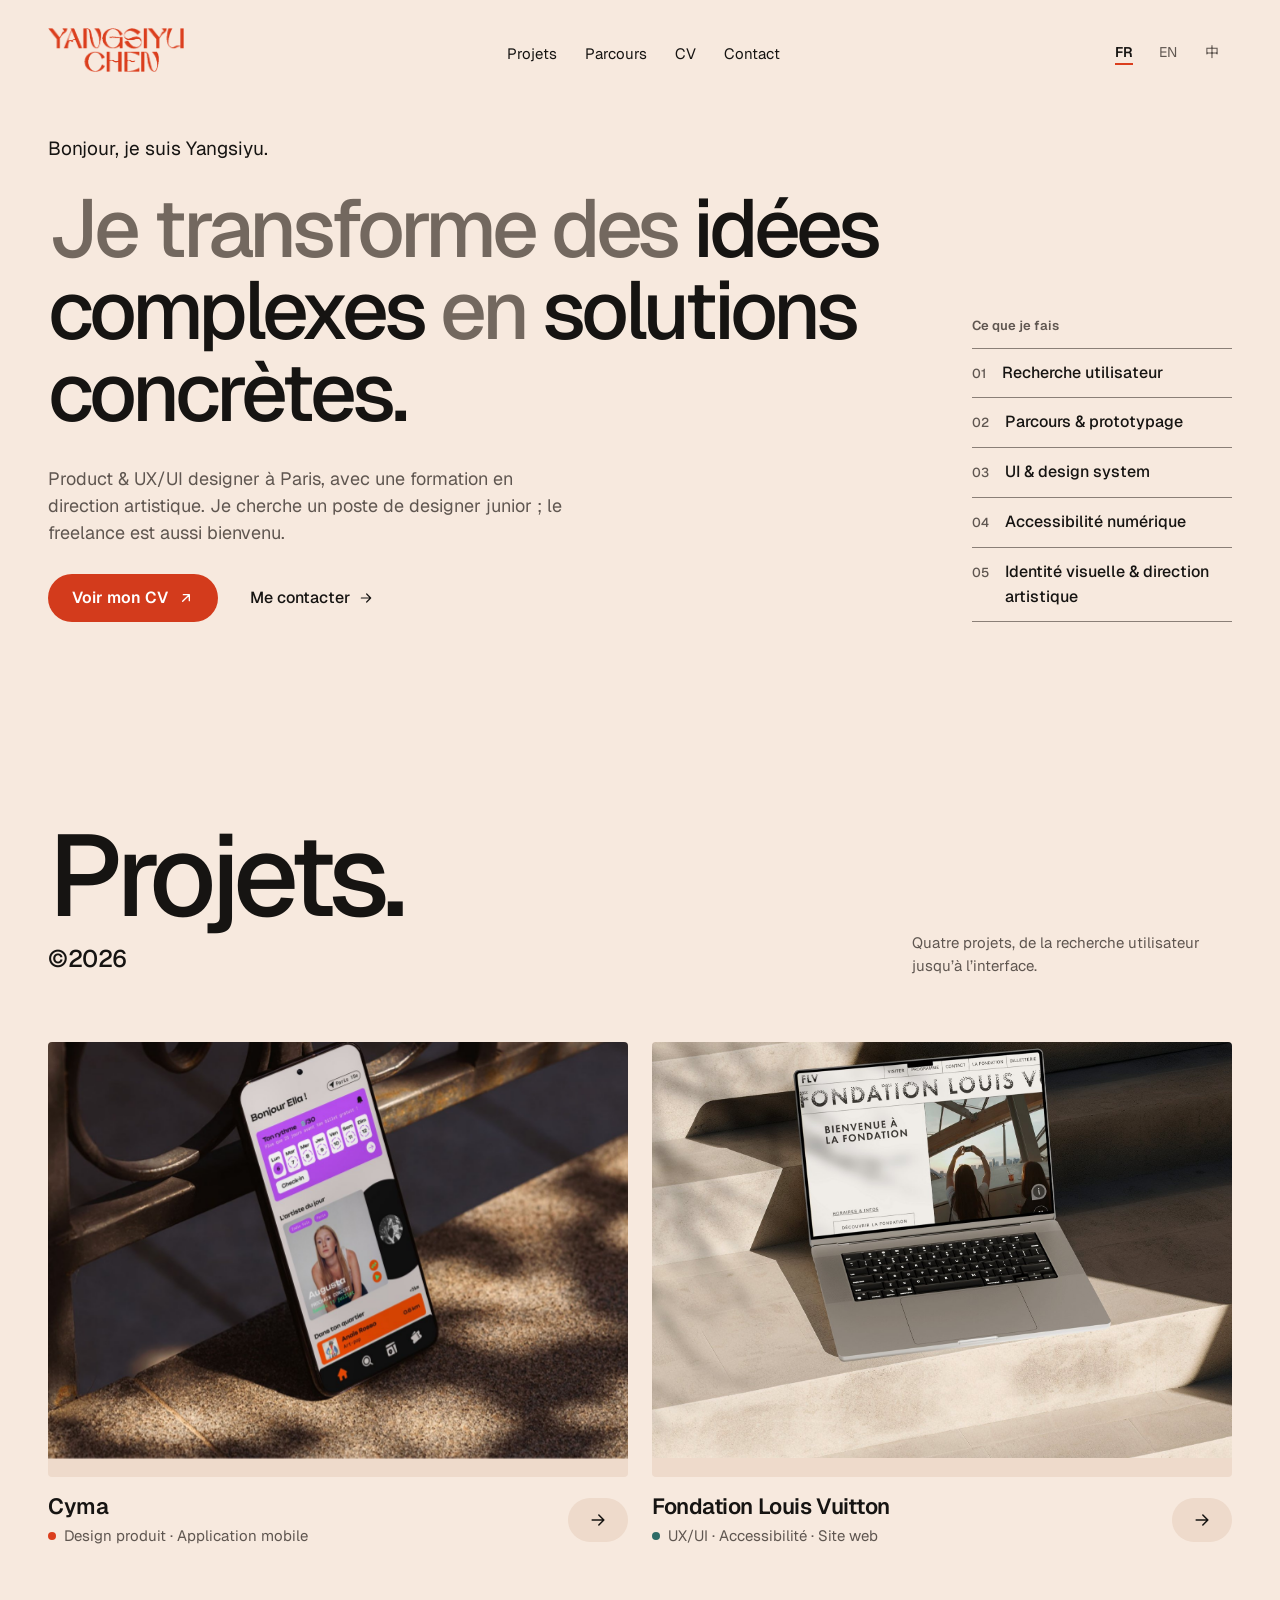
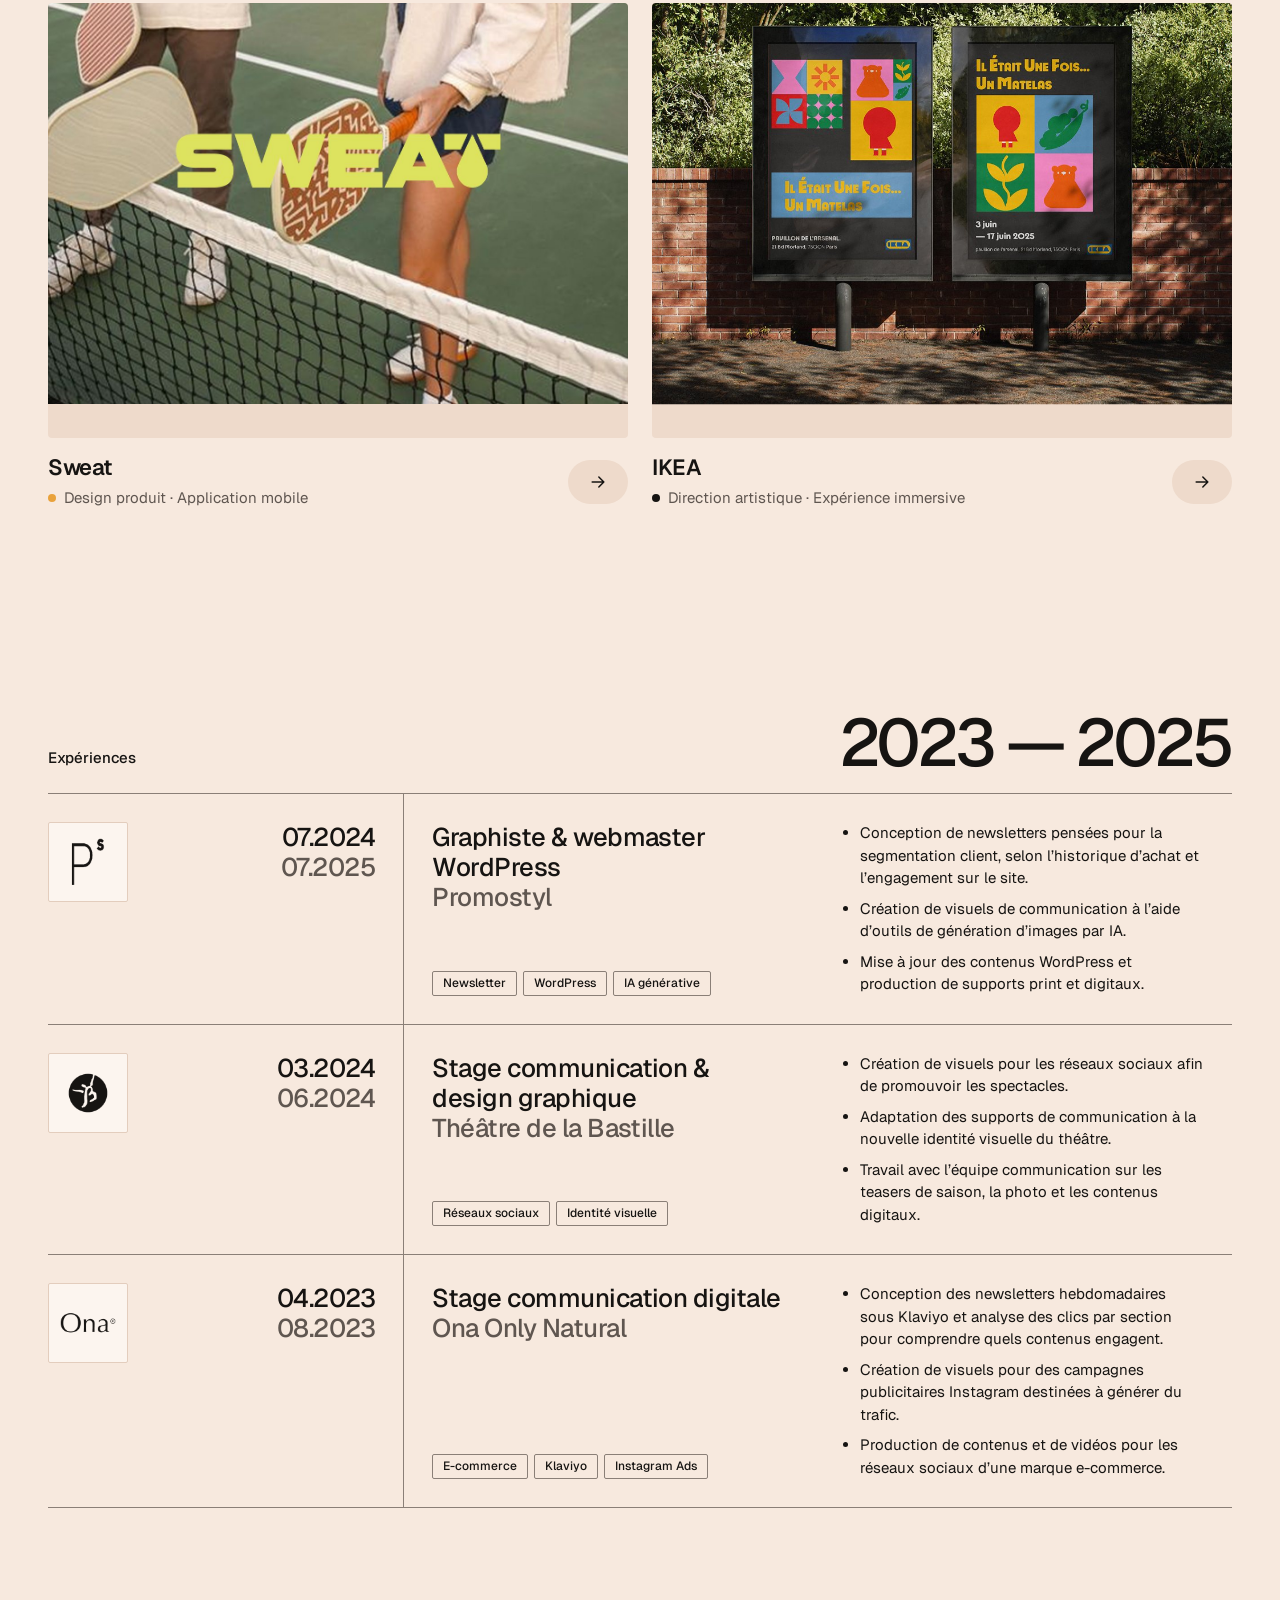
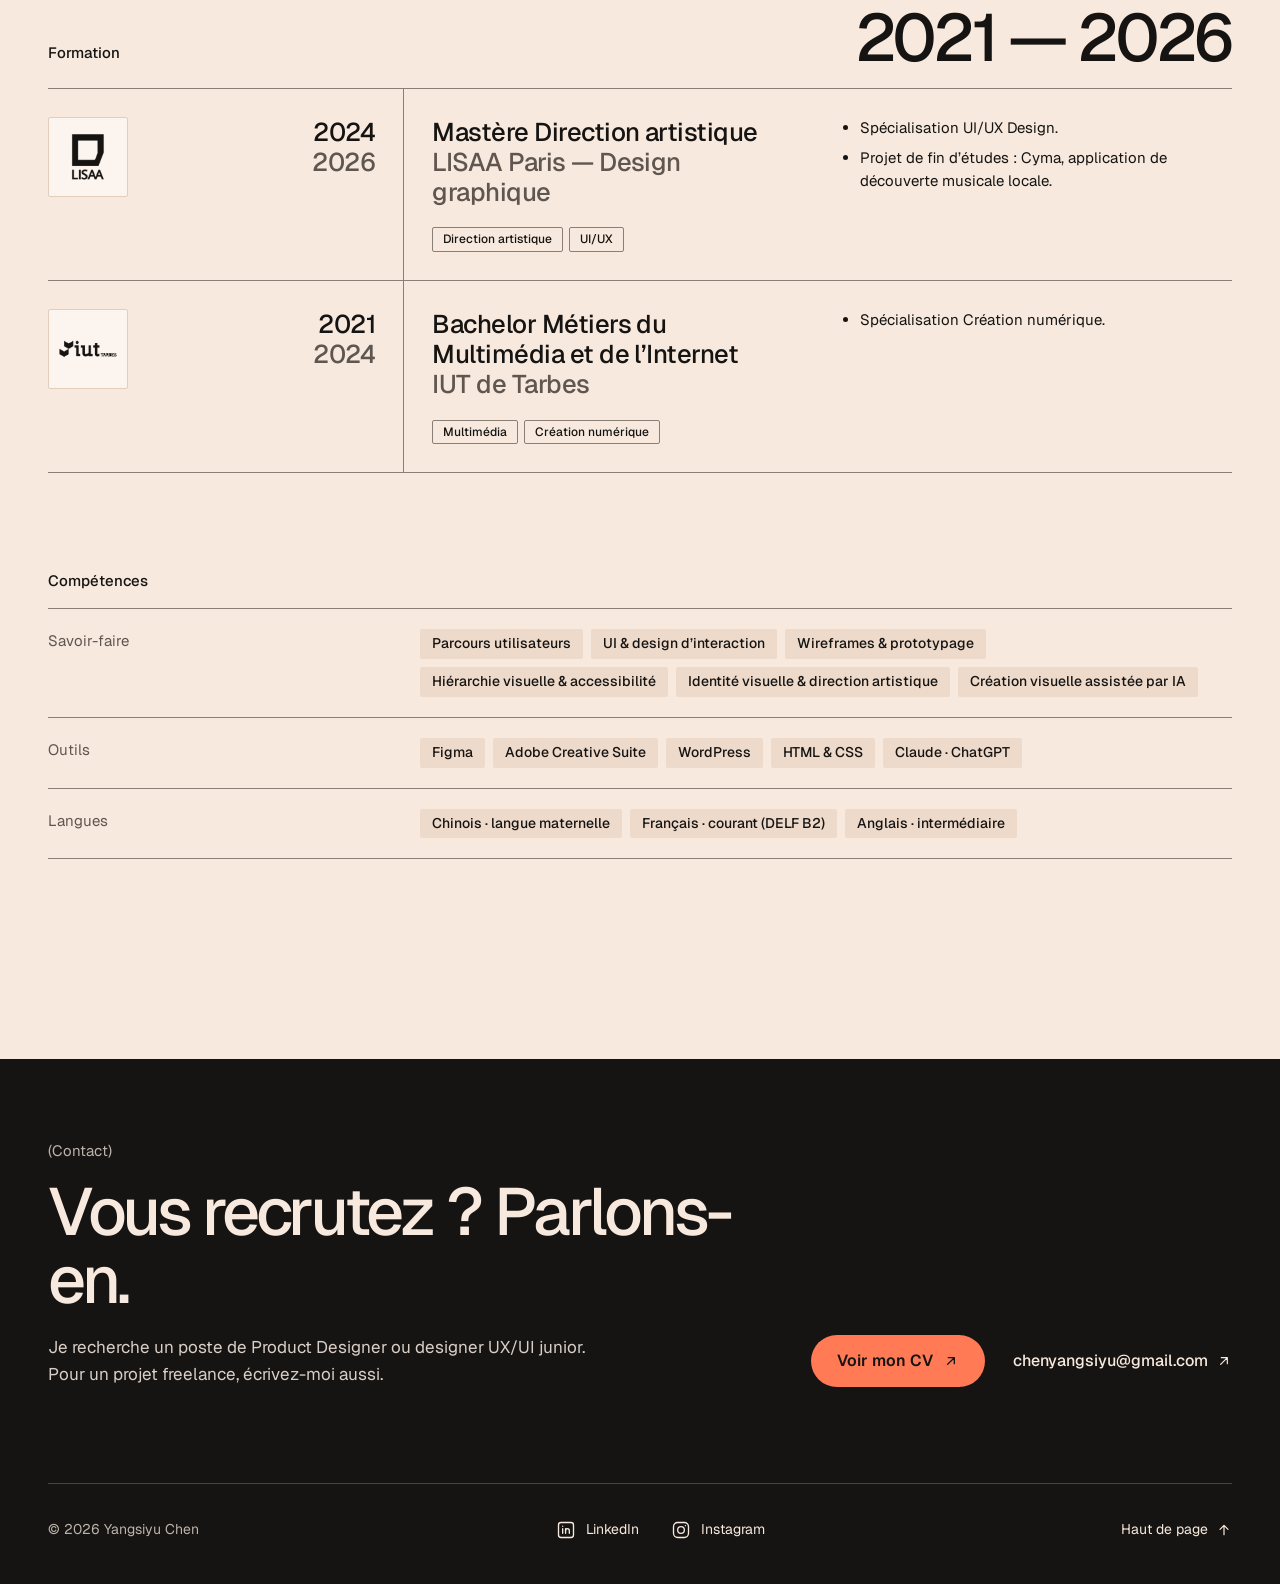
<file: index.html>
<!doctype html>
<html lang="fr">
<head>
<meta charset="utf-8">
<meta name="viewport" content="width=device-width, initial-scale=1">
<title>Yangsiyu Chen · Product &amp; UX/UI designer</title>
<meta name="description" content="Portfolio de Yangsiyu Chen, Product &amp; UX/UI designer à Paris : recherche utilisateur, prototypage, UI et accessibilité.">
<meta property="og:title" content="Yangsiyu Chen · Product &amp; UX/UI designer">
<meta property="og:description" content="Portfolio de Yangsiyu Chen, Product &amp; UX/UI designer à Paris : recherche utilisateur, prototypage, UI et accessibilité.">
<meta property="og:type" content="website">
<meta name="theme-color" content="#f7e9de">
<link rel="icon" type="image/png" href="assets/img/logo.png">
<link rel="alternate" hreflang="fr" href="index.html">
<link rel="alternate" hreflang="en" href="en/index.html">
<link rel="alternate" hreflang="zh-CN" href="zh/index.html">
<link rel="preconnect" href="https://fonts.googleapis.com">
<link rel="preconnect" href="https://fonts.gstatic.com" crossorigin>
<link rel="stylesheet" href="https://fonts.googleapis.com/css2?family=Geist:wght@300;400;500;600&amp;family=Noto+Sans+SC:wght@400;500;600&amp;display=swap">
<link rel="stylesheet" href="assets/css/base.css">
<link rel="stylesheet" href="assets/css/index.css">
<script src="assets/js/main.js" defer></script>
</head>
<body data-lang="fr">
<div id="top" class="site" lang="fr" style="background: #f7e9de; color: #161412; font-family: 'Geist', 'Noto Sans SC', system-ui, sans-serif; font-size: 16px; line-height: 1.55; min-height: 100%; overflow-x: hidden">
<div class="wrap" style="padding-top: 28px">

<header class="hdr">
<div class="hdr-logo"><a href="index.html" class="logo-link"><img src="assets/img/logo.png" alt="Yangsiyu Chen" style="width: auto; display: block"></a></div>
<nav aria-label="Navigation principale" class="hdr-nav">
<a href="#projets" class="nav-link">Projets</a>
<a href="#parcours" class="nav-link">Parcours</a>
<a href="assets/cv/CV_Yangsiyu_CHEN_EN.pdf" class="nav-link" target="_blank" rel="noopener">CV</a>
<a href="#contact" class="nav-link">Contact</a>
</nav>
<div role="group" aria-label="Langue" class="hdr-lang">

<button type="button" class="lang-btn" data-lang="fr" data-href="index.html" aria-pressed="true" style="min-width: 40px; min-height: 36px; padding: 0 6px; border: 0; border-radius: 0; background: transparent; color: #161412; font: inherit; font-size: 14px; font-weight: 600; text-decoration: underline; text-decoration-color: #db3e1d; text-decoration-thickness: 2px; text-underline-offset: 6px; cursor: pointer">FR</button>

<button type="button" class="lang-btn" data-lang="en" data-href="en/index.html" aria-pressed="false" style="min-width: 40px; min-height: 36px; padding: 0 6px; border: 0; border-radius: 0; background: transparent; color: #5f5650; font: inherit; font-size: 14px; font-weight: 400; text-decoration: none; text-decoration-color: #db3e1d; text-decoration-thickness: 2px; text-underline-offset: 6px; cursor: pointer">EN</button>

<button type="button" class="lang-btn" data-lang="zh" data-href="zh/index.html" aria-pressed="false" style="min-width: 40px; min-height: 36px; padding: 0 6px; border: 0; border-radius: 0; background: transparent; color: #5f5650; font: inherit; font-size: 14px; font-weight: 400; text-decoration: none; text-decoration-color: #db3e1d; text-decoration-thickness: 2px; text-underline-offset: 6px; cursor: pointer">中</button>

</div>
</header>

<section class="hero mt-hero">
<div style="min-width: 0; transform: translateY(0.0px); opacity: 1.000" data-hero="">
<p style="margin: 0 0 24px; font-size: 19px">Bonjour, je suis Yangsiyu.</p>
<div class="slogan">
<h1 class="t-display"><span style="color: #73685f">Je transforme des </span><span style="color: #161412">idées complexes</span><span style="color: #73685f"> en </span><span style="color: #161412">solutions concrètes.</span></h1>
<p class="t-display slogan-over" aria-hidden="true" style="clip-path: circle(0px at 300px 180px); transition: clip-path .35s cubic-bezier(.2,.7,.2,1)"><span>Je transforme des </span><span>idées complexes</span><span> en </span><span>solutions concrètes.</span></p>
</div>
<p style="margin: 32px 0 0; max-width: 520px; font-size: 18px; line-height: 1.5; color: #5f5650">Product &amp; UX/UI designer à Paris, avec une formation en direction artistique. Je cherche un poste de designer junior ; le freelance est aussi bienvenu.</p>
<div style="margin-top: 28px; display: flex; flex-wrap: wrap; align-items: center; gap: 12px 32px">
<a href="assets/cv/CV_Yangsiyu_CHEN_EN.pdf" target="_blank" rel="noopener" class="btn-primary" style="display: inline-flex; align-items: center; gap: 10px; min-height: 48px; padding: 0 24px; border-radius: 999px; background: #d33b1c; color: #ffffff; font-weight: 600; text-decoration: none">Voir mon CV
<svg width="16" height="16" viewBox="0 0 24 24" fill="none" stroke="currentColor" stroke-width="2" stroke-linecap="round" stroke-linejoin="round" aria-hidden="true"><path d="M7 17L17 7M8 7h9v9"></path></svg></a>
<a href="#contact" class="text-link" style="display: inline-flex; align-items: center; gap: 8px; min-height: 48px; font-weight: 500">Me contacter
<svg width="16" height="16" viewBox="0 0 24 24" fill="none" stroke="currentColor" stroke-width="1.8" stroke-linecap="round" stroke-linejoin="round" aria-hidden="true"><path d="M5 12h14M13 6l6 6-6 6"></path></svg></a>
</div>
</div>
<div style="min-width: 0">
<p style="margin: 0 0 12px; font-size: 13px; font-weight: 600; color: #5f5650">Ce que je fais</p>
<ol aria-label="Ce que je fais" class="skills-list">

<li><span aria-hidden="true" style="font-size: 13px; color: #5f5650">01</span><span>Recherche utilisateur</span></li>

<li><span aria-hidden="true" style="font-size: 13px; color: #5f5650">02</span><span>Parcours &amp; prototypage</span></li>

<li><span aria-hidden="true" style="font-size: 13px; color: #5f5650">03</span><span>UI &amp; design system</span></li>

<li><span aria-hidden="true" style="font-size: 13px; color: #5f5650">04</span><span>Accessibilité numérique</span></li>

<li><span aria-hidden="true" style="font-size: 13px; color: #5f5650">05</span><span>Identité visuelle &amp; direction artistique</span></li>

</ol>
</div>
</section>

<section id="projets" aria-labelledby="works-title" class="mt-xl">
<div style="display: flex; flex-wrap: wrap; justify-content: space-between; align-items: flex-end; gap: 24px 48px">
<div style="flex: 3 1 400px; min-width: 0">
<h2 id="works-title" class="t-section">Projets.</h2>
<p style="margin: 12px 0 0; font-size: 24px; font-weight: 500; letter-spacing: -0.02em">©2026</p>
</div>
<p style="flex: 1 1 240px; margin: 0; max-width: 320px; font-size: 15px; color: #5f5650">Quatre projets, de la recherche utilisateur jusqu’à l’interface.</p>
</div>

<div class="works" style="margin-top: 64px">

<article class="work-card" style="min-width: 0; display: flex; flex-direction: column; gap: 16px">
<a href="cyma.html" data-par="1" tabindex="-1" aria-hidden="true" style="display: block; border-radius: 4px; overflow: hidden; aspect-ratio: 4 / 3; background: #eedacb">
<div class="cover-zoom" style="width: 100%; height: 100%">
<img src="assets/img/cyma/cyma-mockup.jpg" alt="" style="width: 100%; height: 100%; display: block; object-fit: cover; transform: translateY(0.0px) scale(1.12); will-change: transform" data-k="0">
</div>
</a>
<div style="display: flex; justify-content: space-between; align-items: center; gap: 16px">
<div style="min-width: 0">
<h3 class="work-title" style="margin: 0; font-size: 22px; line-height: 1.25; font-weight: 600; letter-spacing: -0.02em">Cyma</h3>
<p style="margin: 4px 0 0; display: flex; align-items: center; gap: 8px; font-size: 15px; color: #5f5650"><span aria-hidden="true" style="flex-shrink: 0; width: 8px; height: 8px; border-radius: 999px; background: #db3e1d"></span>Design produit · Application mobile</p>
</div>
<a href="cyma.html" class="arrow-btn" aria-label="Voir le projet Cyma" style="flex-shrink: 0; width: 60px; height: 44px; border-radius: 999px; background: #eedacb; display: flex; align-items: center; justify-content: center; color: #161412">
<svg width="20" height="20" viewBox="0 0 24 24" fill="none" stroke="currentColor" stroke-width="1.8" stroke-linecap="round" stroke-linejoin="round" aria-hidden="true"><path d="M5 12h14M13 6l6 6-6 6"></path></svg></a>
</div>
</article>

<article class="work-card" style="min-width: 0; display: flex; flex-direction: column; gap: 16px">
<a href="lv.html" data-par="1" tabindex="-1" aria-hidden="true" style="display: block; border-radius: 4px; overflow: hidden; aspect-ratio: 4 / 3; background: #eedacb">
<div class="cover-zoom" style="width: 100%; height: 100%">
<img src="assets/img/lv/lv-cover.jpg" alt="" style="width: 100%; height: 100%; display: block; object-fit: cover; transform: translateY(0.0px) scale(1.12); will-change: transform" data-k="0">
</div>
</a>
<div style="display: flex; justify-content: space-between; align-items: center; gap: 16px">
<div style="min-width: 0">
<h3 class="work-title" style="margin: 0; font-size: 22px; line-height: 1.25; font-weight: 600; letter-spacing: -0.02em">Fondation Louis Vuitton</h3>
<p style="margin: 4px 0 0; display: flex; align-items: center; gap: 8px; font-size: 15px; color: #5f5650"><span aria-hidden="true" style="flex-shrink: 0; width: 8px; height: 8px; border-radius: 999px; background: #2e6b66"></span>UX/UI · Accessibilité · Site web</p>
</div>
<a href="lv.html" class="arrow-btn" aria-label="Voir le projet Fondation Louis Vuitton" style="flex-shrink: 0; width: 60px; height: 44px; border-radius: 999px; background: #eedacb; display: flex; align-items: center; justify-content: center; color: #161412">
<svg width="20" height="20" viewBox="0 0 24 24" fill="none" stroke="currentColor" stroke-width="1.8" stroke-linecap="round" stroke-linejoin="round" aria-hidden="true"><path d="M5 12h14M13 6l6 6-6 6"></path></svg></a>
</div>
</article>

<article class="work-card" style="min-width: 0; display: flex; flex-direction: column; gap: 16px">
<a href="sweat.html" data-par="1" tabindex="-1" aria-hidden="true" style="display: block; border-radius: 4px; overflow: hidden; aspect-ratio: 4 / 3; background: #eedacb">
<div class="cover-zoom" style="width: 100%; height: 100%">
<img src="assets/img/sweat/sweat-9.jpg" alt="" style="width: 100%; height: 100%; display: block; object-fit: cover; transform: translateY(0.0px) scale(1.12); will-change: transform" data-k="0">
</div>
</a>
<div style="display: flex; justify-content: space-between; align-items: center; gap: 16px">
<div style="min-width: 0">
<h3 class="work-title" style="margin: 0; font-size: 22px; line-height: 1.25; font-weight: 600; letter-spacing: -0.02em">Sweat</h3>
<p style="margin: 4px 0 0; display: flex; align-items: center; gap: 8px; font-size: 15px; color: #5f5650"><span aria-hidden="true" style="flex-shrink: 0; width: 8px; height: 8px; border-radius: 999px; background: #e9a23b"></span>Design produit · Application mobile</p>
</div>
<a href="sweat.html" class="arrow-btn" aria-label="Voir le projet Sweat" style="flex-shrink: 0; width: 60px; height: 44px; border-radius: 999px; background: #eedacb; display: flex; align-items: center; justify-content: center; color: #161412">
<svg width="20" height="20" viewBox="0 0 24 24" fill="none" stroke="currentColor" stroke-width="1.8" stroke-linecap="round" stroke-linejoin="round" aria-hidden="true"><path d="M5 12h14M13 6l6 6-6 6"></path></svg></a>
</div>
</article>

<article class="work-card" style="min-width: 0; display: flex; flex-direction: column; gap: 16px">
<a href="ikea.html" data-par="1" tabindex="-1" aria-hidden="true" style="display: block; border-radius: 4px; overflow: hidden; aspect-ratio: 4 / 3; background: #eedacb">
<div class="cover-zoom" style="width: 100%; height: 100%">
<img src="assets/img/ikea/ikea-cover.jpg" alt="" style="width: 100%; height: 100%; display: block; object-fit: cover; transform: translateY(0.0px) scale(1.12); will-change: transform" data-k="0">
</div>
</a>
<div style="display: flex; justify-content: space-between; align-items: center; gap: 16px">
<div style="min-width: 0">
<h3 class="work-title" style="margin: 0; font-size: 22px; line-height: 1.25; font-weight: 600; letter-spacing: -0.02em">IKEA</h3>
<p style="margin: 4px 0 0; display: flex; align-items: center; gap: 8px; font-size: 15px; color: #5f5650"><span aria-hidden="true" style="flex-shrink: 0; width: 8px; height: 8px; border-radius: 999px; background: #161412"></span>Direction artistique · Expérience immersive</p>
</div>
<a href="ikea.html" class="arrow-btn" aria-label="Voir le projet IKEA" style="flex-shrink: 0; width: 60px; height: 44px; border-radius: 999px; background: #eedacb; display: flex; align-items: center; justify-content: center; color: #161412">
<svg width="20" height="20" viewBox="0 0 24 24" fill="none" stroke="currentColor" stroke-width="1.8" stroke-linecap="round" stroke-linejoin="round" aria-hidden="true"><path d="M5 12h14M13 6l6 6-6 6"></path></svg></a>
</div>
</article>

</div>
</section>

<section id="parcours" aria-labelledby="exp-title" class="mt-xl">
<div style="display: flex; flex-wrap: wrap; justify-content: space-between; align-items: flex-end; gap: 16px; padding-bottom: 16px; border-bottom: 1px solid #8a7f77">
<h2 id="exp-title" class="t-label" style="margin-bottom: 8px">Expériences</h2>
<p class="t-h1">2023 — 2025</p>
</div>

<article class="row exp-row">
<div class="row-a">
<div class="logo-tile"><img src="assets/img/logos/promostyl.png" alt=""></div>
<p class="exp-start t-h3" style="text-align: right">07.2024<br><span style="color: #5f5650">07.2025</span></p>
</div>
<div class="row-b">
<div style="display: flex; flex-direction: column; justify-content: space-between; gap: 20px; min-width: 0">
<h3 class="t-h3">Graphiste &amp; webmaster WordPress<br><span style="color: #5f5650">Promostyl</span></h3>
<ul style="margin: 0; padding: 0; list-style: none; display: flex; flex-wrap: wrap; gap: 6px">

<li style="padding: 2px 10px; border: 1px solid #8a7f77; border-radius: 2px; font-size: 12px; font-weight: 500">Newsletter</li>

<li style="padding: 2px 10px; border: 1px solid #8a7f77; border-radius: 2px; font-size: 12px; font-weight: 500">WordPress</li>

<li style="padding: 2px 10px; border: 1px solid #8a7f77; border-radius: 2px; font-size: 12px; font-weight: 500">IA générative</li>

</ul>
</div>
<ul style="margin: 0; padding: 0 0 0 18px; display: flex; flex-direction: column; gap: 8px; font-size: 15px; line-height: 1.5; min-width: 0">

<li>Conception de newsletters pensées pour la segmentation client, selon l’historique d’achat et l’engagement sur le site.</li>

<li>Création de visuels de communication à l’aide d’outils de génération d’images par IA.</li>

<li>Mise à jour des contenus WordPress et production de supports print et digitaux.</li>

</ul>
</div>
</article>

<article class="row exp-row">
<div class="row-a">
<div class="logo-tile"><img src="assets/img/logos/bastille.png" alt=""></div>
<p class="exp-start t-h3" style="text-align: right">03.2024<br><span style="color: #5f5650">06.2024</span></p>
</div>
<div class="row-b">
<div style="display: flex; flex-direction: column; justify-content: space-between; gap: 20px; min-width: 0">
<h3 class="t-h3">Stage communication &amp; design graphique<br><span style="color: #5f5650">Théâtre de la Bastille</span></h3>
<ul style="margin: 0; padding: 0; list-style: none; display: flex; flex-wrap: wrap; gap: 6px">

<li style="padding: 2px 10px; border: 1px solid #8a7f77; border-radius: 2px; font-size: 12px; font-weight: 500">Réseaux sociaux</li>

<li style="padding: 2px 10px; border: 1px solid #8a7f77; border-radius: 2px; font-size: 12px; font-weight: 500">Identité visuelle</li>

</ul>
</div>
<ul style="margin: 0; padding: 0 0 0 18px; display: flex; flex-direction: column; gap: 8px; font-size: 15px; line-height: 1.5; min-width: 0">

<li>Création de visuels pour les réseaux sociaux afin de promouvoir les spectacles.</li>

<li>Adaptation des supports de communication à la nouvelle identité visuelle du théâtre.</li>

<li>Travail avec l’équipe communication sur les teasers de saison, la photo et les contenus digitaux.</li>

</ul>
</div>
</article>

<article class="row exp-row">
<div class="row-a">
<div class="logo-tile"><img src="assets/img/logos/ona.png" alt=""></div>
<p class="exp-start t-h3" style="text-align: right">04.2023<br><span style="color: #5f5650">08.2023</span></p>
</div>
<div class="row-b">
<div style="display: flex; flex-direction: column; justify-content: space-between; gap: 20px; min-width: 0">
<h3 class="t-h3">Stage communication digitale<br><span style="color: #5f5650">Ona Only Natural</span></h3>
<ul style="margin: 0; padding: 0; list-style: none; display: flex; flex-wrap: wrap; gap: 6px">

<li style="padding: 2px 10px; border: 1px solid #8a7f77; border-radius: 2px; font-size: 12px; font-weight: 500">E-commerce</li>

<li style="padding: 2px 10px; border: 1px solid #8a7f77; border-radius: 2px; font-size: 12px; font-weight: 500">Klaviyo</li>

<li style="padding: 2px 10px; border: 1px solid #8a7f77; border-radius: 2px; font-size: 12px; font-weight: 500">Instagram Ads</li>

</ul>
</div>
<ul style="margin: 0; padding: 0 0 0 18px; display: flex; flex-direction: column; gap: 8px; font-size: 15px; line-height: 1.5; min-width: 0">

<li>Conception des newsletters hebdomadaires sous Klaviyo et analyse des clics par section pour comprendre quels contenus engagent.</li>

<li>Création de visuels pour des campagnes publicitaires Instagram destinées à générer du trafic.</li>

<li>Production de contenus et de vidéos pour les réseaux sociaux d’une marque e-commerce.</li>

</ul>
</div>
</article>


<div class="mt-m" style="display: flex; flex-wrap: wrap; justify-content: space-between; align-items: flex-end; gap: 16px; padding-bottom: 16px; border-bottom: 1px solid #8a7f77">
<h2 class="t-label" style="margin-bottom: 8px">Formation</h2>
<p class="t-h1">2021 — 2026</p>
</div>

<article class="row exp-row">
<div class="row-a">
<div class="logo-tile"><img src="assets/img/logos/lisaa.png" alt=""></div>
<p class="exp-start t-h3" style="text-align: right">2024<br><span style="color: #5f5650">2026</span></p>
</div>
<div class="row-b">
<div style="display: flex; flex-direction: column; justify-content: space-between; gap: 20px; min-width: 0">
<h3 class="t-h3">Mastère Direction artistique<br><span style="color: #5f5650">LISAA Paris — Design graphique</span></h3>
<ul style="margin: 0; padding: 0; list-style: none; display: flex; flex-wrap: wrap; gap: 6px">

<li style="padding: 2px 10px; border: 1px solid #8a7f77; border-radius: 2px; font-size: 12px; font-weight: 500">Direction artistique</li>

<li style="padding: 2px 10px; border: 1px solid #8a7f77; border-radius: 2px; font-size: 12px; font-weight: 500">UI/UX</li>

</ul>
</div>
<ul style="margin: 0; padding: 0 0 0 18px; display: flex; flex-direction: column; gap: 8px; font-size: 15px; line-height: 1.5; min-width: 0">

<li>Spécialisation UI/UX Design.</li>

<li>Projet de fin d’études : Cyma, application de découverte musicale locale.</li>

</ul>
</div>
</article>

<article class="row exp-row">
<div class="row-a">
<div class="logo-tile"><img src="assets/img/logos/iut.png" alt=""></div>
<p class="exp-start t-h3" style="text-align: right">2021<br><span style="color: #5f5650">2024</span></p>
</div>
<div class="row-b">
<div style="display: flex; flex-direction: column; justify-content: space-between; gap: 20px; min-width: 0">
<h3 class="t-h3">Bachelor Métiers du Multimédia et de l’Internet<br><span style="color: #5f5650">IUT de Tarbes</span></h3>
<ul style="margin: 0; padding: 0; list-style: none; display: flex; flex-wrap: wrap; gap: 6px">

<li style="padding: 2px 10px; border: 1px solid #8a7f77; border-radius: 2px; font-size: 12px; font-weight: 500">Multimédia</li>

<li style="padding: 2px 10px; border: 1px solid #8a7f77; border-radius: 2px; font-size: 12px; font-weight: 500">Création numérique</li>

</ul>
</div>
<ul style="margin: 0; padding: 0 0 0 18px; display: flex; flex-direction: column; gap: 8px; font-size: 15px; line-height: 1.5; min-width: 0">

<li>Spécialisation Création numérique.</li>

</ul>
</div>
</article>


<div class="mt-m" style="padding-bottom: 16px; border-bottom: 1px solid #8a7f77">
<h2 class="t-label">Compétences</h2>
</div>

<div class="skills exp-row">
<p style="margin: 0; font-size: 15px; color: #5f5650">Savoir-faire</p>
<ul style="margin: 0; padding: 0; list-style: none; display: flex; flex-wrap: wrap; gap: 8px; min-width: 0">

<li class="skill-chip" style="padding: 4px 12px; background: #eedacb; border-radius: 2px; font-size: 14px; font-weight: 500">Parcours utilisateurs</li>

<li class="skill-chip" style="padding: 4px 12px; background: #eedacb; border-radius: 2px; font-size: 14px; font-weight: 500">UI &amp; design d’interaction</li>

<li class="skill-chip" style="padding: 4px 12px; background: #eedacb; border-radius: 2px; font-size: 14px; font-weight: 500">Wireframes &amp; prototypage</li>

<li class="skill-chip" style="padding: 4px 12px; background: #eedacb; border-radius: 2px; font-size: 14px; font-weight: 500">Hiérarchie visuelle &amp; accessibilité</li>

<li class="skill-chip" style="padding: 4px 12px; background: #eedacb; border-radius: 2px; font-size: 14px; font-weight: 500">Identité visuelle &amp; direction artistique</li>

<li class="skill-chip" style="padding: 4px 12px; background: #eedacb; border-radius: 2px; font-size: 14px; font-weight: 500">Création visuelle assistée par IA</li>

</ul>
</div>

<div class="skills exp-row">
<p style="margin: 0; font-size: 15px; color: #5f5650">Outils</p>
<ul style="margin: 0; padding: 0; list-style: none; display: flex; flex-wrap: wrap; gap: 8px; min-width: 0">

<li class="skill-chip" style="padding: 4px 12px; background: #eedacb; border-radius: 2px; font-size: 14px; font-weight: 500">Figma</li>

<li class="skill-chip" style="padding: 4px 12px; background: #eedacb; border-radius: 2px; font-size: 14px; font-weight: 500">Adobe Creative Suite</li>

<li class="skill-chip" style="padding: 4px 12px; background: #eedacb; border-radius: 2px; font-size: 14px; font-weight: 500">WordPress</li>

<li class="skill-chip" style="padding: 4px 12px; background: #eedacb; border-radius: 2px; font-size: 14px; font-weight: 500">HTML &amp; CSS</li>

<li class="skill-chip" style="padding: 4px 12px; background: #eedacb; border-radius: 2px; font-size: 14px; font-weight: 500">Claude · ChatGPT</li>

</ul>
</div>

<div class="skills exp-row">
<p style="margin: 0; font-size: 15px; color: #5f5650">Langues</p>
<ul style="margin: 0; padding: 0; list-style: none; display: flex; flex-wrap: wrap; gap: 8px; min-width: 0">

<li class="skill-chip" style="padding: 4px 12px; background: #eedacb; border-radius: 2px; font-size: 14px; font-weight: 500">Chinois · langue maternelle</li>

<li class="skill-chip" style="padding: 4px 12px; background: #eedacb; border-radius: 2px; font-size: 14px; font-weight: 500">Français · courant (DELF B2)</li>

<li class="skill-chip" style="padding: 4px 12px; background: #eedacb; border-radius: 2px; font-size: 14px; font-weight: 500">Anglais · intermédiaire</li>

</ul>
</div>

</section>
</div>

<footer id="contact" class="mt-xl" style="background: #161412; color: #f7e9de">
<div class="foot-in">
<div style="display: flex; flex-wrap: wrap; justify-content: space-between; align-items: flex-end; gap: 32px">
<div style="flex: 1 1 480px; min-width: 0">
<p style="margin: 0; font-size: 15px; color: #bdb3ab">(Contact)</p>
<h2 class="t-h1" style="margin-top: 16px">Vous recrutez ? Parlons-en.</h2>
<p style="margin: 20px 0 0; max-width: 560px; font-size: 17px; color: #d9cfc7">Je recherche un poste de Product Designer ou designer UX/UI junior. Pour un projet freelance, écrivez-moi aussi.</p>
</div>
<div style="display: flex; flex-wrap: wrap; align-items: center; gap: 12px 28px; min-width: 0">
<a href="assets/cv/CV_Yangsiyu_CHEN_EN.pdf" target="_blank" rel="noopener" class="foot-btn" style="display: inline-flex; align-items: center; gap: 10px; min-height: 52px; padding: 0 26px; border-radius: 999px; background: #ff7a55; color: #161412; font-weight: 600; text-decoration: none">Voir mon CV
<svg width="16" height="16" viewBox="0 0 24 24" fill="none" stroke="currentColor" stroke-width="2" stroke-linecap="round" stroke-linejoin="round" aria-hidden="true"><path d="M7 17L17 7M8 7h9v9"></path></svg></a>
<a href="mailto:chenyangsiyu@gmail.com" class="foot-text" style="display: inline-flex; align-items: center; gap: 8px; min-height: 48px; font-weight: 500; overflow-wrap: anywhere">chenyangsiyu@gmail.com
<svg width="16" height="16" viewBox="0 0 24 24" fill="none" stroke="currentColor" stroke-width="1.8" stroke-linecap="round" stroke-linejoin="round" aria-hidden="true"><path d="M7 17L17 7M8 7h9v9"></path></svg></a>
</div>
</div>
<div style="margin-top: 96px; padding-top: 24px; border-top: 1px solid #4a423d; display: flex; flex-wrap: wrap; justify-content: space-between; align-items: center; gap: 16px 32px; font-size: 14px">
<span style="color: #bdb3ab">© 2026 Yangsiyu Chen</span>
<ul aria-label="Réseaux sociaux" style="margin: 0; padding: 0; list-style: none; display: flex; flex-wrap: wrap; gap: 8px 32px">
<li><a href="https://www.linkedin.com/in/yangsiyu-chen-5bbab8222" class="foot-link" style="display: inline-flex; align-items: center; gap: 10px; min-height: 44px">
<svg width="20" height="20" viewBox="0 0 24 24" fill="none" stroke="currentColor" stroke-width="1.6" stroke-linecap="round" stroke-linejoin="round" aria-hidden="true"><rect x="3" y="3" width="18" height="18" rx="3"></rect><path d="M8 10.5V16M8 7.5v.1M11.5 16v-5.5M11.5 13c0-1.7 1-2.6 2.3-2.6s2.2.9 2.2 2.6V16"></path></svg>LinkedIn</a></li>
<li><a href="https://www.instagram.com/cysy.crea/" class="foot-link" style="display: inline-flex; align-items: center; gap: 10px; min-height: 44px">
<svg width="20" height="20" viewBox="0 0 24 24" fill="none" stroke="currentColor" stroke-width="1.6" stroke-linecap="round" stroke-linejoin="round" aria-hidden="true"><rect x="3" y="3" width="18" height="18" rx="5"></rect><circle cx="12" cy="12" r="4"></circle><path d="M17.3 6.7v.1"></path></svg>Instagram</a></li>
</ul>
<a href="#top" class="foot-link" style="display: inline-flex; align-items: center; gap: 8px; min-height: 44px">Haut de page
<svg width="16" height="16" viewBox="0 0 24 24" fill="none" stroke="currentColor" stroke-width="1.8" stroke-linecap="round" stroke-linejoin="round" aria-hidden="true"><path d="M12 19V5M6 11l6-6 6 6"></path></svg></a>
</div>
</div>
</footer>
</div>
</body>
</html>
</file>
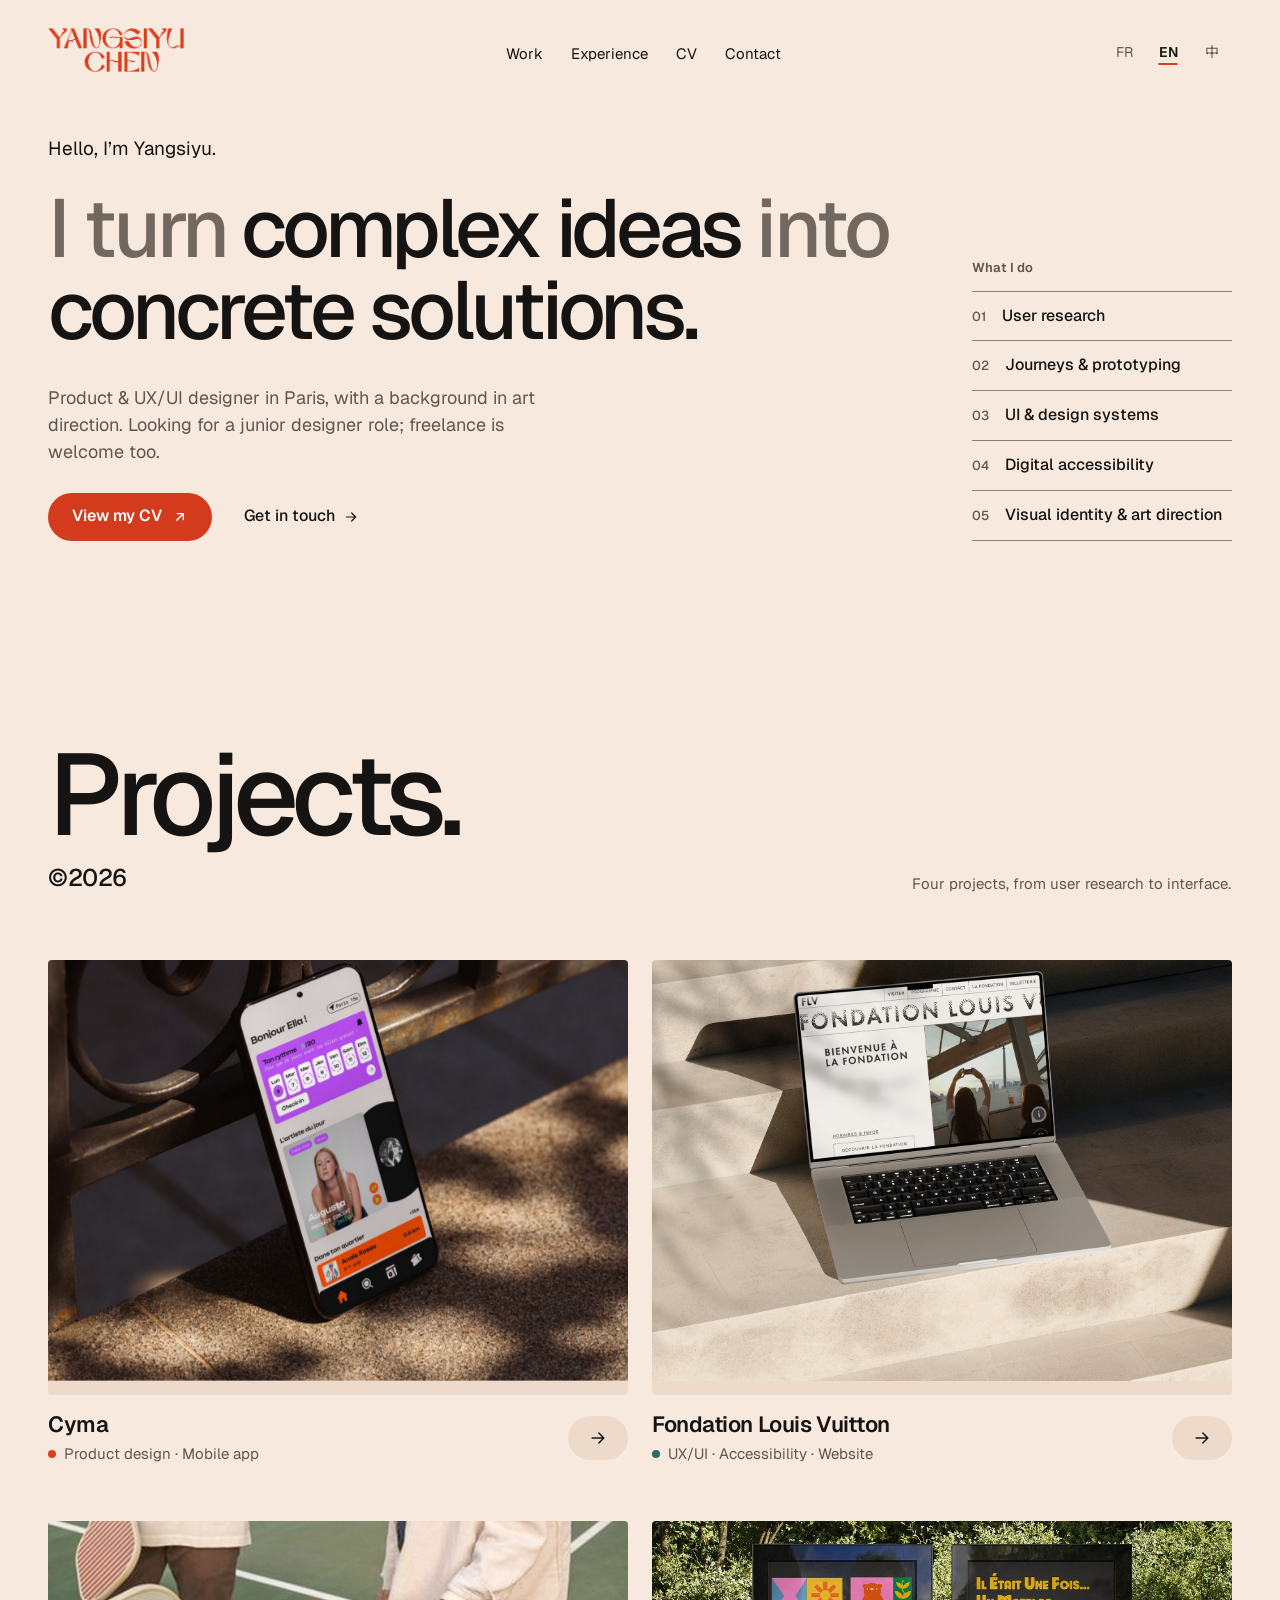
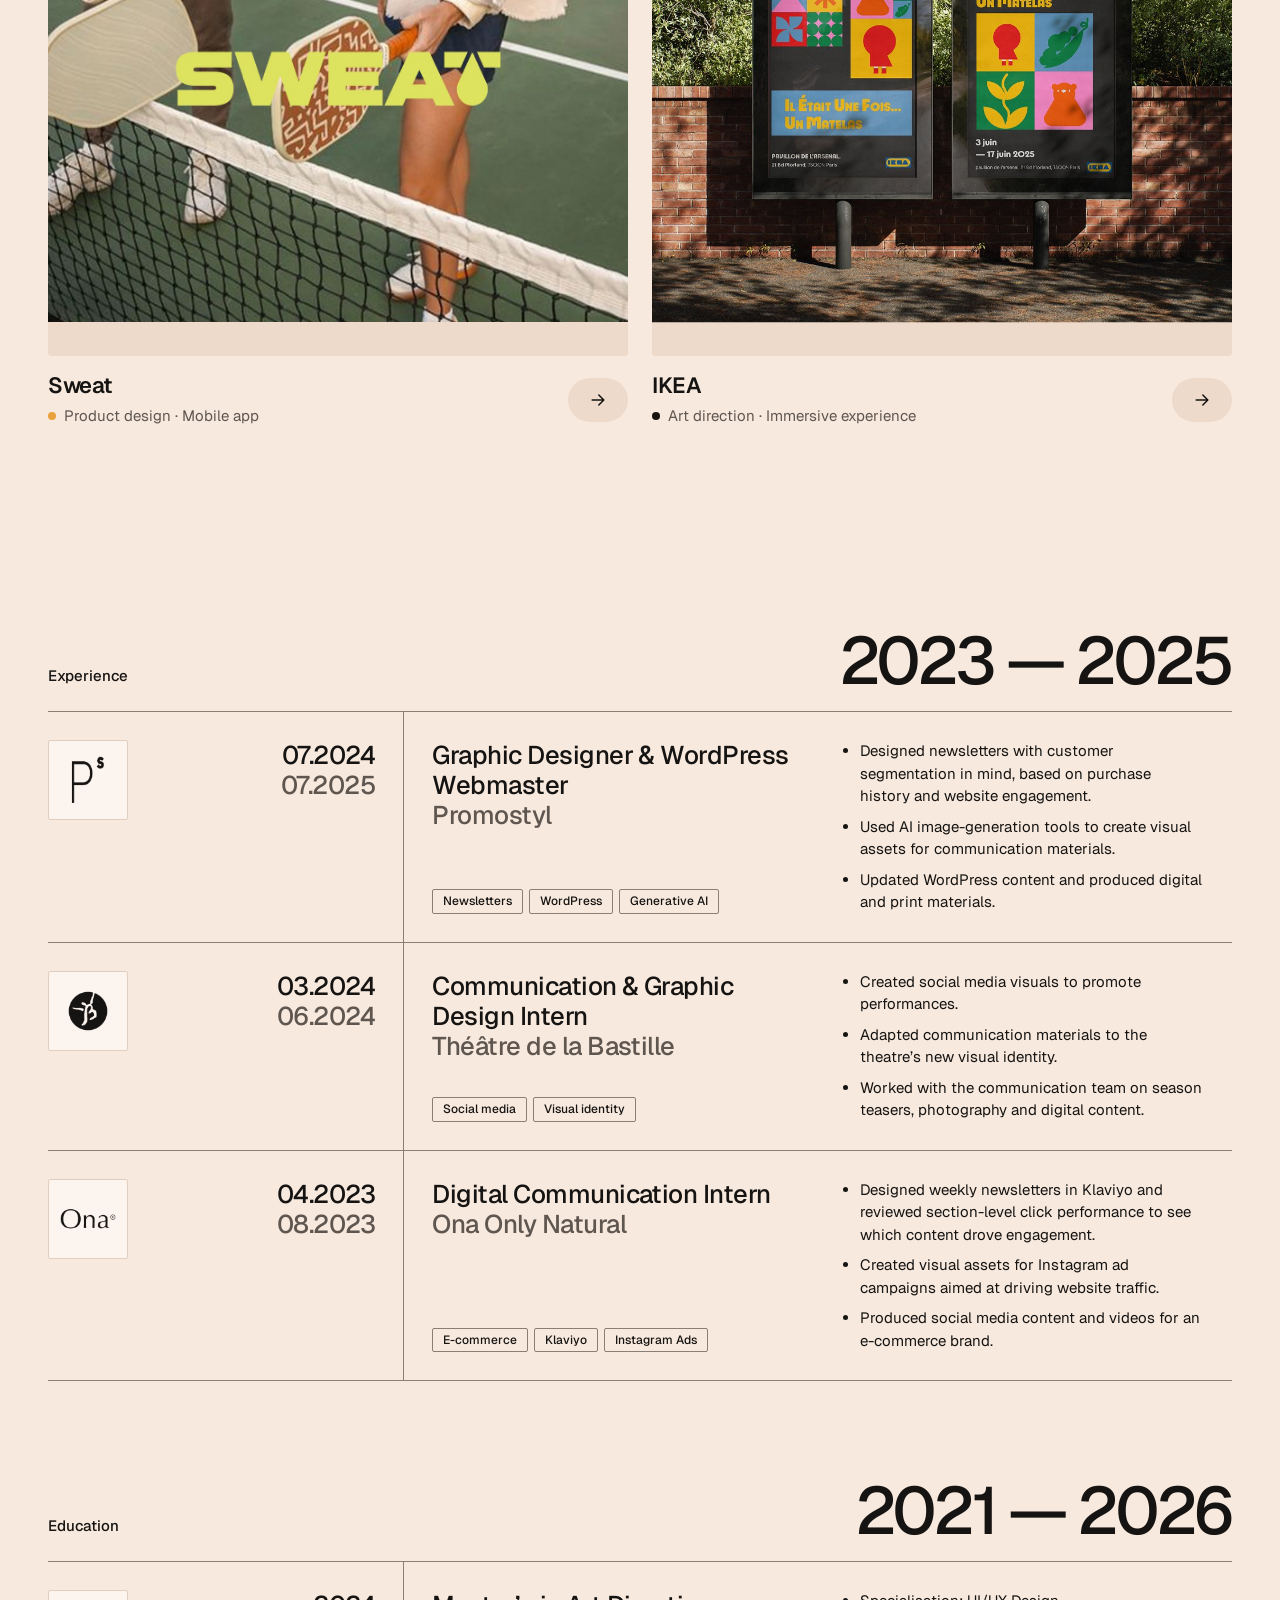
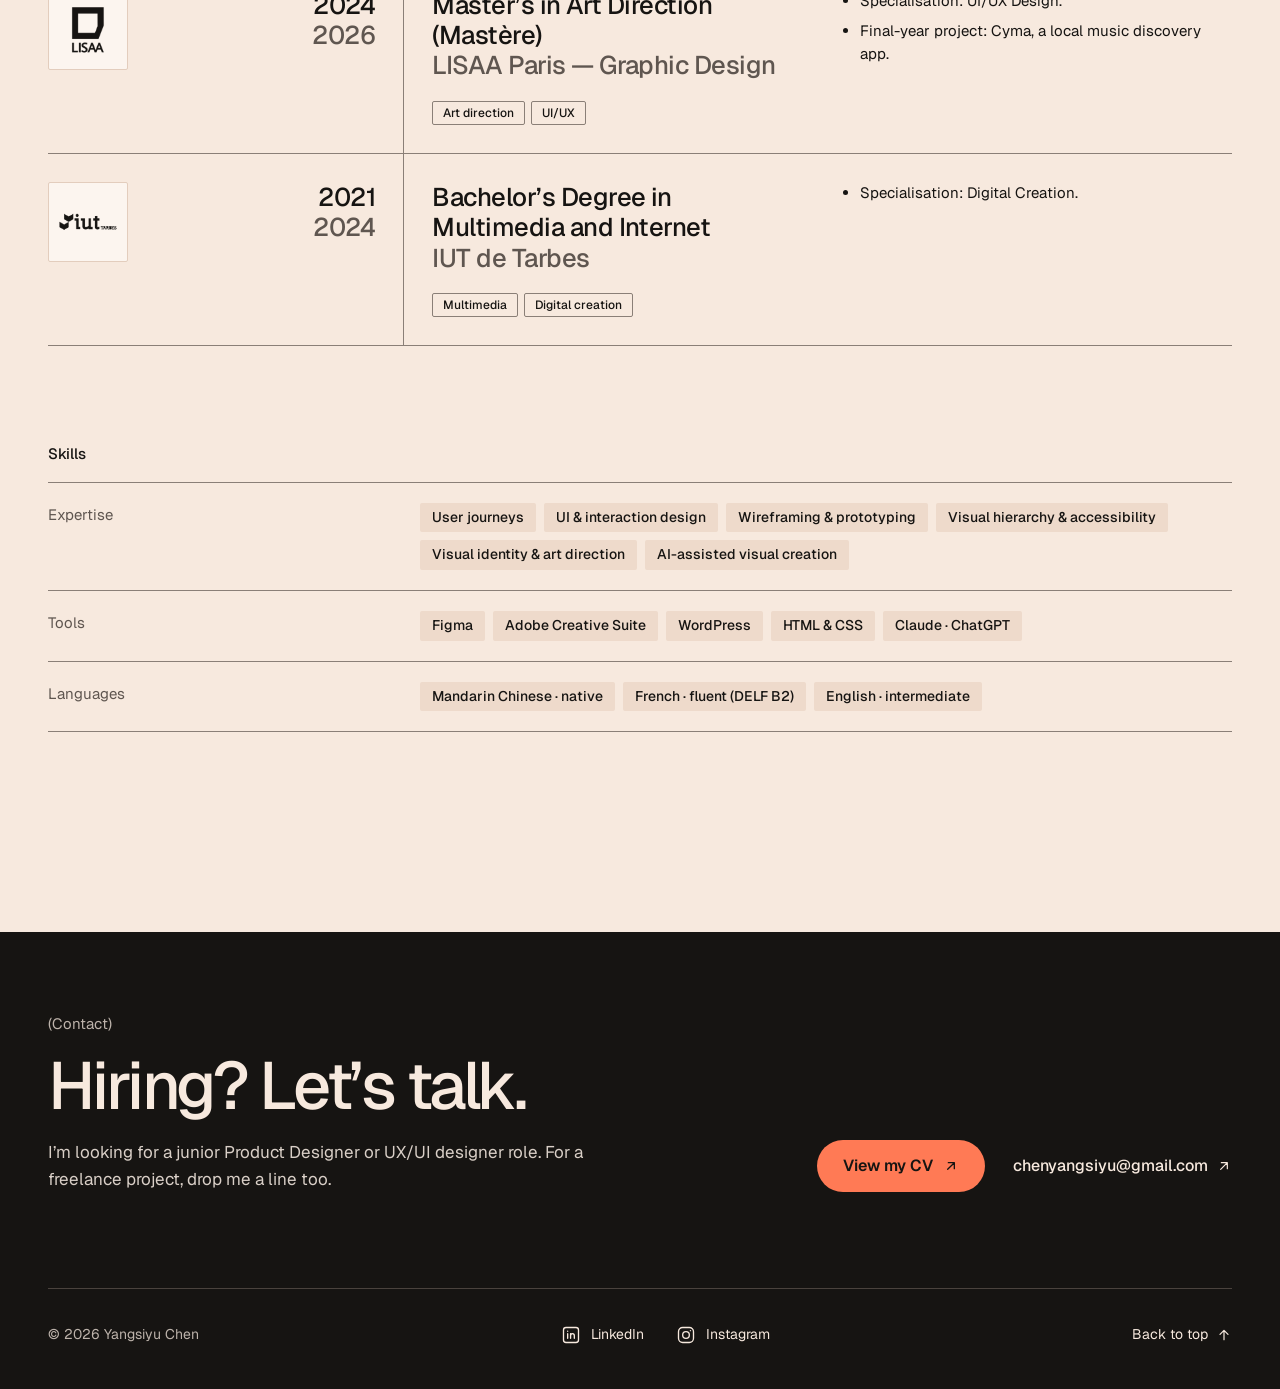
<file: en/index.html>
<!doctype html>
<html lang="en">
<head>
<meta charset="utf-8">
<meta name="viewport" content="width=device-width, initial-scale=1">
<title>Yangsiyu Chen · Product &amp; UX/UI designer</title>
<meta name="description" content="Portfolio of Yangsiyu Chen, Product &amp; UX/UI designer in Paris: user research, prototyping, UI and accessibility.">
<meta property="og:title" content="Yangsiyu Chen · Product &amp; UX/UI designer">
<meta property="og:description" content="Portfolio of Yangsiyu Chen, Product &amp; UX/UI designer in Paris: user research, prototyping, UI and accessibility.">
<meta property="og:type" content="website">
<meta name="theme-color" content="#f7e9de">
<link rel="icon" type="image/png" href="../assets/img/logo.png">
<link rel="alternate" hreflang="fr" href="../index.html">
<link rel="alternate" hreflang="en" href="../en/index.html">
<link rel="alternate" hreflang="zh-CN" href="../zh/index.html">
<link rel="preconnect" href="https://fonts.googleapis.com">
<link rel="preconnect" href="https://fonts.gstatic.com" crossorigin>
<link rel="stylesheet" href="https://fonts.googleapis.com/css2?family=Geist:wght@300;400;500;600&amp;family=Noto+Sans+SC:wght@400;500;600&amp;display=swap">
<link rel="stylesheet" href="../assets/css/base.css">
<link rel="stylesheet" href="../assets/css/index.css">
<script src="../assets/js/main.js" defer></script>
</head>
<body data-lang="en">
<div id="top" class="site" lang="en" style="background: #f7e9de; color: #161412; font-family: 'Geist', 'Noto Sans SC', system-ui, sans-serif; font-size: 16px; line-height: 1.55; min-height: 100%; overflow-x: hidden">
<div class="wrap" style="padding-top: 28px">

<header class="hdr">
<div class="hdr-logo"><a href="index.html" class="logo-link"><img src="../assets/img/logo.png" alt="Yangsiyu Chen" style="width: auto; display: block"></a></div>
<nav aria-label="Main navigation" class="hdr-nav">
<a href="#projets" class="nav-link">Work</a>
<a href="#parcours" class="nav-link">Experience</a>
<a href="../assets/cv/CV_Yangsiyu_CHEN_EN.pdf" class="nav-link" target="_blank" rel="noopener">CV</a>
<a href="#contact" class="nav-link">Contact</a>
</nav>
<div role="group" aria-label="Language" class="hdr-lang">

<button type="button" class="lang-btn" data-lang="fr" data-href="../index.html" aria-pressed="false" style="min-width: 40px; min-height: 36px; padding: 0 6px; border: 0; border-radius: 0; background: transparent; color: #5f5650; font: inherit; font-size: 14px; font-weight: 400; text-decoration: none; text-decoration-color: #db3e1d; text-decoration-thickness: 2px; text-underline-offset: 6px; cursor: pointer">FR</button>

<button type="button" class="lang-btn" data-lang="en" data-href="../en/index.html" aria-pressed="true" style="min-width: 40px; min-height: 36px; padding: 0 6px; border: 0; border-radius: 0; background: transparent; color: #161412; font: inherit; font-size: 14px; font-weight: 600; text-decoration: underline; text-decoration-color: #db3e1d; text-decoration-thickness: 2px; text-underline-offset: 6px; cursor: pointer">EN</button>

<button type="button" class="lang-btn" data-lang="zh" data-href="../zh/index.html" aria-pressed="false" style="min-width: 40px; min-height: 36px; padding: 0 6px; border: 0; border-radius: 0; background: transparent; color: #5f5650; font: inherit; font-size: 14px; font-weight: 400; text-decoration: none; text-decoration-color: #db3e1d; text-decoration-thickness: 2px; text-underline-offset: 6px; cursor: pointer">中</button>

</div>
</header>

<section class="hero mt-hero">
<div style="min-width: 0; transform: translateY(0.0px); opacity: 1.000" data-hero="">
<p style="margin: 0 0 24px; font-size: 19px">Hello, I’m Yangsiyu.</p>
<div class="slogan">
<h1 class="t-display"><span style="color: #73685f">I turn </span><span style="color: #161412">complex ideas</span><span style="color: #73685f"> into </span><span style="color: #161412">concrete solutions.</span></h1>
<p class="t-display slogan-over" aria-hidden="true" style="clip-path: circle(0px at 300px 180px); transition: clip-path .35s cubic-bezier(.2,.7,.2,1)"><span>I turn </span><span>complex ideas</span><span> into </span><span>concrete solutions.</span></p>
</div>
<p style="margin: 32px 0 0; max-width: 520px; font-size: 18px; line-height: 1.5; color: #5f5650">Product &amp; UX/UI designer in Paris, with a background in art direction. Looking for a junior designer role; freelance is welcome too.</p>
<div style="margin-top: 28px; display: flex; flex-wrap: wrap; align-items: center; gap: 12px 32px">
<a href="../assets/cv/CV_Yangsiyu_CHEN_EN.pdf" target="_blank" rel="noopener" class="btn-primary" style="display: inline-flex; align-items: center; gap: 10px; min-height: 48px; padding: 0 24px; border-radius: 999px; background: #d33b1c; color: #ffffff; font-weight: 600; text-decoration: none">View my CV
<svg width="16" height="16" viewBox="0 0 24 24" fill="none" stroke="currentColor" stroke-width="2" stroke-linecap="round" stroke-linejoin="round" aria-hidden="true"><path d="M7 17L17 7M8 7h9v9"></path></svg></a>
<a href="#contact" class="text-link" style="display: inline-flex; align-items: center; gap: 8px; min-height: 48px; font-weight: 500">Get in touch
<svg width="16" height="16" viewBox="0 0 24 24" fill="none" stroke="currentColor" stroke-width="1.8" stroke-linecap="round" stroke-linejoin="round" aria-hidden="true"><path d="M5 12h14M13 6l6 6-6 6"></path></svg></a>
</div>
</div>
<div style="min-width: 0">
<p style="margin: 0 0 12px; font-size: 13px; font-weight: 600; color: #5f5650">What I do</p>
<ol aria-label="What I do" class="skills-list">

<li><span aria-hidden="true" style="font-size: 13px; color: #5f5650">01</span><span>User research</span></li>

<li><span aria-hidden="true" style="font-size: 13px; color: #5f5650">02</span><span>Journeys &amp; prototyping</span></li>

<li><span aria-hidden="true" style="font-size: 13px; color: #5f5650">03</span><span>UI &amp; design systems</span></li>

<li><span aria-hidden="true" style="font-size: 13px; color: #5f5650">04</span><span>Digital accessibility</span></li>

<li><span aria-hidden="true" style="font-size: 13px; color: #5f5650">05</span><span>Visual identity &amp; art direction</span></li>

</ol>
</div>
</section>

<section id="projets" aria-labelledby="works-title" class="mt-xl">
<div style="display: flex; flex-wrap: wrap; justify-content: space-between; align-items: flex-end; gap: 24px 48px">
<div style="flex: 3 1 400px; min-width: 0">
<h2 id="works-title" class="t-section">Projects.</h2>
<p style="margin: 12px 0 0; font-size: 24px; font-weight: 500; letter-spacing: -0.02em">©2026</p>
</div>
<p style="flex: 1 1 240px; margin: 0; max-width: 320px; font-size: 15px; color: #5f5650">Four projects, from user research to interface.</p>
</div>

<div class="works" style="margin-top: 64px">

<article class="work-card" style="min-width: 0; display: flex; flex-direction: column; gap: 16px">
<a href="cyma.html" data-par="1" tabindex="-1" aria-hidden="true" style="display: block; border-radius: 4px; overflow: hidden; aspect-ratio: 4 / 3; background: #eedacb">
<div class="cover-zoom" style="width: 100%; height: 100%">
<img src="../assets/img/cyma/cyma-mockup.jpg" alt="" style="width: 100%; height: 100%; display: block; object-fit: cover; transform: translateY(0.0px) scale(1.12); will-change: transform" data-k="0">
</div>
</a>
<div style="display: flex; justify-content: space-between; align-items: center; gap: 16px">
<div style="min-width: 0">
<h3 class="work-title" style="margin: 0; font-size: 22px; line-height: 1.25; font-weight: 600; letter-spacing: -0.02em">Cyma</h3>
<p style="margin: 4px 0 0; display: flex; align-items: center; gap: 8px; font-size: 15px; color: #5f5650"><span aria-hidden="true" style="flex-shrink: 0; width: 8px; height: 8px; border-radius: 999px; background: #db3e1d"></span>Product design · Mobile app</p>
</div>
<a href="cyma.html" class="arrow-btn" aria-label="View project Cyma" style="flex-shrink: 0; width: 60px; height: 44px; border-radius: 999px; background: #eedacb; display: flex; align-items: center; justify-content: center; color: #161412">
<svg width="20" height="20" viewBox="0 0 24 24" fill="none" stroke="currentColor" stroke-width="1.8" stroke-linecap="round" stroke-linejoin="round" aria-hidden="true"><path d="M5 12h14M13 6l6 6-6 6"></path></svg></a>
</div>
</article>

<article class="work-card" style="min-width: 0; display: flex; flex-direction: column; gap: 16px">
<a href="lv.html" data-par="1" tabindex="-1" aria-hidden="true" style="display: block; border-radius: 4px; overflow: hidden; aspect-ratio: 4 / 3; background: #eedacb">
<div class="cover-zoom" style="width: 100%; height: 100%">
<img src="../assets/img/lv/lv-cover.jpg" alt="" style="width: 100%; height: 100%; display: block; object-fit: cover; transform: translateY(0.0px) scale(1.12); will-change: transform" data-k="0">
</div>
</a>
<div style="display: flex; justify-content: space-between; align-items: center; gap: 16px">
<div style="min-width: 0">
<h3 class="work-title" style="margin: 0; font-size: 22px; line-height: 1.25; font-weight: 600; letter-spacing: -0.02em">Fondation Louis Vuitton</h3>
<p style="margin: 4px 0 0; display: flex; align-items: center; gap: 8px; font-size: 15px; color: #5f5650"><span aria-hidden="true" style="flex-shrink: 0; width: 8px; height: 8px; border-radius: 999px; background: #2e6b66"></span>UX/UI · Accessibility · Website</p>
</div>
<a href="lv.html" class="arrow-btn" aria-label="View project Fondation Louis Vuitton" style="flex-shrink: 0; width: 60px; height: 44px; border-radius: 999px; background: #eedacb; display: flex; align-items: center; justify-content: center; color: #161412">
<svg width="20" height="20" viewBox="0 0 24 24" fill="none" stroke="currentColor" stroke-width="1.8" stroke-linecap="round" stroke-linejoin="round" aria-hidden="true"><path d="M5 12h14M13 6l6 6-6 6"></path></svg></a>
</div>
</article>

<article class="work-card" style="min-width: 0; display: flex; flex-direction: column; gap: 16px">
<a href="sweat.html" data-par="1" tabindex="-1" aria-hidden="true" style="display: block; border-radius: 4px; overflow: hidden; aspect-ratio: 4 / 3; background: #eedacb">
<div class="cover-zoom" style="width: 100%; height: 100%">
<img src="../assets/img/sweat/sweat-9.jpg" alt="" style="width: 100%; height: 100%; display: block; object-fit: cover; transform: translateY(0.0px) scale(1.12); will-change: transform" data-k="0">
</div>
</a>
<div style="display: flex; justify-content: space-between; align-items: center; gap: 16px">
<div style="min-width: 0">
<h3 class="work-title" style="margin: 0; font-size: 22px; line-height: 1.25; font-weight: 600; letter-spacing: -0.02em">Sweat</h3>
<p style="margin: 4px 0 0; display: flex; align-items: center; gap: 8px; font-size: 15px; color: #5f5650"><span aria-hidden="true" style="flex-shrink: 0; width: 8px; height: 8px; border-radius: 999px; background: #e9a23b"></span>Product design · Mobile app</p>
</div>
<a href="sweat.html" class="arrow-btn" aria-label="View project Sweat" style="flex-shrink: 0; width: 60px; height: 44px; border-radius: 999px; background: #eedacb; display: flex; align-items: center; justify-content: center; color: #161412">
<svg width="20" height="20" viewBox="0 0 24 24" fill="none" stroke="currentColor" stroke-width="1.8" stroke-linecap="round" stroke-linejoin="round" aria-hidden="true"><path d="M5 12h14M13 6l6 6-6 6"></path></svg></a>
</div>
</article>

<article class="work-card" style="min-width: 0; display: flex; flex-direction: column; gap: 16px">
<a href="ikea.html" data-par="1" tabindex="-1" aria-hidden="true" style="display: block; border-radius: 4px; overflow: hidden; aspect-ratio: 4 / 3; background: #eedacb">
<div class="cover-zoom" style="width: 100%; height: 100%">
<img src="../assets/img/ikea/ikea-cover.jpg" alt="" style="width: 100%; height: 100%; display: block; object-fit: cover; transform: translateY(0.0px) scale(1.12); will-change: transform" data-k="0">
</div>
</a>
<div style="display: flex; justify-content: space-between; align-items: center; gap: 16px">
<div style="min-width: 0">
<h3 class="work-title" style="margin: 0; font-size: 22px; line-height: 1.25; font-weight: 600; letter-spacing: -0.02em">IKEA</h3>
<p style="margin: 4px 0 0; display: flex; align-items: center; gap: 8px; font-size: 15px; color: #5f5650"><span aria-hidden="true" style="flex-shrink: 0; width: 8px; height: 8px; border-radius: 999px; background: #161412"></span>Art direction · Immersive experience</p>
</div>
<a href="ikea.html" class="arrow-btn" aria-label="View project IKEA" style="flex-shrink: 0; width: 60px; height: 44px; border-radius: 999px; background: #eedacb; display: flex; align-items: center; justify-content: center; color: #161412">
<svg width="20" height="20" viewBox="0 0 24 24" fill="none" stroke="currentColor" stroke-width="1.8" stroke-linecap="round" stroke-linejoin="round" aria-hidden="true"><path d="M5 12h14M13 6l6 6-6 6"></path></svg></a>
</div>
</article>

</div>
</section>

<section id="parcours" aria-labelledby="exp-title" class="mt-xl">
<div style="display: flex; flex-wrap: wrap; justify-content: space-between; align-items: flex-end; gap: 16px; padding-bottom: 16px; border-bottom: 1px solid #8a7f77">
<h2 id="exp-title" class="t-label" style="margin-bottom: 8px">Experience</h2>
<p class="t-h1">2023 — 2025</p>
</div>

<article class="row exp-row">
<div class="row-a">
<div class="logo-tile"><img src="../assets/img/logos/promostyl.png" alt=""></div>
<p class="exp-start t-h3" style="text-align: right">07.2024<br><span style="color: #5f5650">07.2025</span></p>
</div>
<div class="row-b">
<div style="display: flex; flex-direction: column; justify-content: space-between; gap: 20px; min-width: 0">
<h3 class="t-h3">Graphic Designer &amp; WordPress Webmaster<br><span style="color: #5f5650">Promostyl</span></h3>
<ul style="margin: 0; padding: 0; list-style: none; display: flex; flex-wrap: wrap; gap: 6px">

<li style="padding: 2px 10px; border: 1px solid #8a7f77; border-radius: 2px; font-size: 12px; font-weight: 500">Newsletters</li>

<li style="padding: 2px 10px; border: 1px solid #8a7f77; border-radius: 2px; font-size: 12px; font-weight: 500">WordPress</li>

<li style="padding: 2px 10px; border: 1px solid #8a7f77; border-radius: 2px; font-size: 12px; font-weight: 500">Generative AI</li>

</ul>
</div>
<ul style="margin: 0; padding: 0 0 0 18px; display: flex; flex-direction: column; gap: 8px; font-size: 15px; line-height: 1.5; min-width: 0">

<li>Designed newsletters with customer segmentation in mind, based on purchase history and website engagement.</li>

<li>Used AI image-generation tools to create visual assets for communication materials.</li>

<li>Updated WordPress content and produced digital and print materials.</li>

</ul>
</div>
</article>

<article class="row exp-row">
<div class="row-a">
<div class="logo-tile"><img src="../assets/img/logos/bastille.png" alt=""></div>
<p class="exp-start t-h3" style="text-align: right">03.2024<br><span style="color: #5f5650">06.2024</span></p>
</div>
<div class="row-b">
<div style="display: flex; flex-direction: column; justify-content: space-between; gap: 20px; min-width: 0">
<h3 class="t-h3">Communication &amp; Graphic Design Intern<br><span style="color: #5f5650">Théâtre de la Bastille</span></h3>
<ul style="margin: 0; padding: 0; list-style: none; display: flex; flex-wrap: wrap; gap: 6px">

<li style="padding: 2px 10px; border: 1px solid #8a7f77; border-radius: 2px; font-size: 12px; font-weight: 500">Social media</li>

<li style="padding: 2px 10px; border: 1px solid #8a7f77; border-radius: 2px; font-size: 12px; font-weight: 500">Visual identity</li>

</ul>
</div>
<ul style="margin: 0; padding: 0 0 0 18px; display: flex; flex-direction: column; gap: 8px; font-size: 15px; line-height: 1.5; min-width: 0">

<li>Created social media visuals to promote performances.</li>

<li>Adapted communication materials to the theatre’s new visual identity.</li>

<li>Worked with the communication team on season teasers, photography and digital content.</li>

</ul>
</div>
</article>

<article class="row exp-row">
<div class="row-a">
<div class="logo-tile"><img src="../assets/img/logos/ona.png" alt=""></div>
<p class="exp-start t-h3" style="text-align: right">04.2023<br><span style="color: #5f5650">08.2023</span></p>
</div>
<div class="row-b">
<div style="display: flex; flex-direction: column; justify-content: space-between; gap: 20px; min-width: 0">
<h3 class="t-h3">Digital Communication Intern<br><span style="color: #5f5650">Ona Only Natural</span></h3>
<ul style="margin: 0; padding: 0; list-style: none; display: flex; flex-wrap: wrap; gap: 6px">

<li style="padding: 2px 10px; border: 1px solid #8a7f77; border-radius: 2px; font-size: 12px; font-weight: 500">E-commerce</li>

<li style="padding: 2px 10px; border: 1px solid #8a7f77; border-radius: 2px; font-size: 12px; font-weight: 500">Klaviyo</li>

<li style="padding: 2px 10px; border: 1px solid #8a7f77; border-radius: 2px; font-size: 12px; font-weight: 500">Instagram Ads</li>

</ul>
</div>
<ul style="margin: 0; padding: 0 0 0 18px; display: flex; flex-direction: column; gap: 8px; font-size: 15px; line-height: 1.5; min-width: 0">

<li>Designed weekly newsletters in Klaviyo and reviewed section-level click performance to see which content drove engagement.</li>

<li>Created visual assets for Instagram ad campaigns aimed at driving website traffic.</li>

<li>Produced social media content and videos for an e-commerce brand.</li>

</ul>
</div>
</article>


<div class="mt-m" style="display: flex; flex-wrap: wrap; justify-content: space-between; align-items: flex-end; gap: 16px; padding-bottom: 16px; border-bottom: 1px solid #8a7f77">
<h2 class="t-label" style="margin-bottom: 8px">Education</h2>
<p class="t-h1">2021 — 2026</p>
</div>

<article class="row exp-row">
<div class="row-a">
<div class="logo-tile"><img src="../assets/img/logos/lisaa.png" alt=""></div>
<p class="exp-start t-h3" style="text-align: right">2024<br><span style="color: #5f5650">2026</span></p>
</div>
<div class="row-b">
<div style="display: flex; flex-direction: column; justify-content: space-between; gap: 20px; min-width: 0">
<h3 class="t-h3">Master’s in Art Direction (Mastère)<br><span style="color: #5f5650">LISAA Paris — Graphic Design</span></h3>
<ul style="margin: 0; padding: 0; list-style: none; display: flex; flex-wrap: wrap; gap: 6px">

<li style="padding: 2px 10px; border: 1px solid #8a7f77; border-radius: 2px; font-size: 12px; font-weight: 500">Art direction</li>

<li style="padding: 2px 10px; border: 1px solid #8a7f77; border-radius: 2px; font-size: 12px; font-weight: 500">UI/UX</li>

</ul>
</div>
<ul style="margin: 0; padding: 0 0 0 18px; display: flex; flex-direction: column; gap: 8px; font-size: 15px; line-height: 1.5; min-width: 0">

<li>Specialisation: UI/UX Design.</li>

<li>Final-year project: Cyma, a local music discovery app.</li>

</ul>
</div>
</article>

<article class="row exp-row">
<div class="row-a">
<div class="logo-tile"><img src="../assets/img/logos/iut.png" alt=""></div>
<p class="exp-start t-h3" style="text-align: right">2021<br><span style="color: #5f5650">2024</span></p>
</div>
<div class="row-b">
<div style="display: flex; flex-direction: column; justify-content: space-between; gap: 20px; min-width: 0">
<h3 class="t-h3">Bachelor’s Degree in Multimedia and Internet<br><span style="color: #5f5650">IUT de Tarbes</span></h3>
<ul style="margin: 0; padding: 0; list-style: none; display: flex; flex-wrap: wrap; gap: 6px">

<li style="padding: 2px 10px; border: 1px solid #8a7f77; border-radius: 2px; font-size: 12px; font-weight: 500">Multimedia</li>

<li style="padding: 2px 10px; border: 1px solid #8a7f77; border-radius: 2px; font-size: 12px; font-weight: 500">Digital creation</li>

</ul>
</div>
<ul style="margin: 0; padding: 0 0 0 18px; display: flex; flex-direction: column; gap: 8px; font-size: 15px; line-height: 1.5; min-width: 0">

<li>Specialisation: Digital Creation.</li>

</ul>
</div>
</article>


<div class="mt-m" style="padding-bottom: 16px; border-bottom: 1px solid #8a7f77">
<h2 class="t-label">Skills</h2>
</div>

<div class="skills exp-row">
<p style="margin: 0; font-size: 15px; color: #5f5650">Expertise</p>
<ul style="margin: 0; padding: 0; list-style: none; display: flex; flex-wrap: wrap; gap: 8px; min-width: 0">

<li class="skill-chip" style="padding: 4px 12px; background: #eedacb; border-radius: 2px; font-size: 14px; font-weight: 500">User journeys</li>

<li class="skill-chip" style="padding: 4px 12px; background: #eedacb; border-radius: 2px; font-size: 14px; font-weight: 500">UI &amp; interaction design</li>

<li class="skill-chip" style="padding: 4px 12px; background: #eedacb; border-radius: 2px; font-size: 14px; font-weight: 500">Wireframing &amp; prototyping</li>

<li class="skill-chip" style="padding: 4px 12px; background: #eedacb; border-radius: 2px; font-size: 14px; font-weight: 500">Visual hierarchy &amp; accessibility</li>

<li class="skill-chip" style="padding: 4px 12px; background: #eedacb; border-radius: 2px; font-size: 14px; font-weight: 500">Visual identity &amp; art direction</li>

<li class="skill-chip" style="padding: 4px 12px; background: #eedacb; border-radius: 2px; font-size: 14px; font-weight: 500">AI-assisted visual creation</li>

</ul>
</div>

<div class="skills exp-row">
<p style="margin: 0; font-size: 15px; color: #5f5650">Tools</p>
<ul style="margin: 0; padding: 0; list-style: none; display: flex; flex-wrap: wrap; gap: 8px; min-width: 0">

<li class="skill-chip" style="padding: 4px 12px; background: #eedacb; border-radius: 2px; font-size: 14px; font-weight: 500">Figma</li>

<li class="skill-chip" style="padding: 4px 12px; background: #eedacb; border-radius: 2px; font-size: 14px; font-weight: 500">Adobe Creative Suite</li>

<li class="skill-chip" style="padding: 4px 12px; background: #eedacb; border-radius: 2px; font-size: 14px; font-weight: 500">WordPress</li>

<li class="skill-chip" style="padding: 4px 12px; background: #eedacb; border-radius: 2px; font-size: 14px; font-weight: 500">HTML &amp; CSS</li>

<li class="skill-chip" style="padding: 4px 12px; background: #eedacb; border-radius: 2px; font-size: 14px; font-weight: 500">Claude · ChatGPT</li>

</ul>
</div>

<div class="skills exp-row">
<p style="margin: 0; font-size: 15px; color: #5f5650">Languages</p>
<ul style="margin: 0; padding: 0; list-style: none; display: flex; flex-wrap: wrap; gap: 8px; min-width: 0">

<li class="skill-chip" style="padding: 4px 12px; background: #eedacb; border-radius: 2px; font-size: 14px; font-weight: 500">Mandarin Chinese · native</li>

<li class="skill-chip" style="padding: 4px 12px; background: #eedacb; border-radius: 2px; font-size: 14px; font-weight: 500">French · fluent (DELF B2)</li>

<li class="skill-chip" style="padding: 4px 12px; background: #eedacb; border-radius: 2px; font-size: 14px; font-weight: 500">English · intermediate</li>

</ul>
</div>

</section>
</div>

<footer id="contact" class="mt-xl" style="background: #161412; color: #f7e9de">
<div class="foot-in">
<div style="display: flex; flex-wrap: wrap; justify-content: space-between; align-items: flex-end; gap: 32px">
<div style="flex: 1 1 480px; min-width: 0">
<p style="margin: 0; font-size: 15px; color: #bdb3ab">(Contact)</p>
<h2 class="t-h1" style="margin-top: 16px">Hiring? Let’s talk.</h2>
<p style="margin: 20px 0 0; max-width: 560px; font-size: 17px; color: #d9cfc7">I’m looking for a junior Product Designer or UX/UI designer role. For a freelance project, drop me a line too.</p>
</div>
<div style="display: flex; flex-wrap: wrap; align-items: center; gap: 12px 28px; min-width: 0">
<a href="../assets/cv/CV_Yangsiyu_CHEN_EN.pdf" target="_blank" rel="noopener" class="foot-btn" style="display: inline-flex; align-items: center; gap: 10px; min-height: 52px; padding: 0 26px; border-radius: 999px; background: #ff7a55; color: #161412; font-weight: 600; text-decoration: none">View my CV
<svg width="16" height="16" viewBox="0 0 24 24" fill="none" stroke="currentColor" stroke-width="2" stroke-linecap="round" stroke-linejoin="round" aria-hidden="true"><path d="M7 17L17 7M8 7h9v9"></path></svg></a>
<a href="mailto:chenyangsiyu@gmail.com" class="foot-text" style="display: inline-flex; align-items: center; gap: 8px; min-height: 48px; font-weight: 500; overflow-wrap: anywhere">chenyangsiyu@gmail.com
<svg width="16" height="16" viewBox="0 0 24 24" fill="none" stroke="currentColor" stroke-width="1.8" stroke-linecap="round" stroke-linejoin="round" aria-hidden="true"><path d="M7 17L17 7M8 7h9v9"></path></svg></a>
</div>
</div>
<div style="margin-top: 96px; padding-top: 24px; border-top: 1px solid #4a423d; display: flex; flex-wrap: wrap; justify-content: space-between; align-items: center; gap: 16px 32px; font-size: 14px">
<span style="color: #bdb3ab">© 2026 Yangsiyu Chen</span>
<ul aria-label="Social media" style="margin: 0; padding: 0; list-style: none; display: flex; flex-wrap: wrap; gap: 8px 32px">
<li><a href="https://www.linkedin.com/in/yangsiyu-chen-5bbab8222" class="foot-link" style="display: inline-flex; align-items: center; gap: 10px; min-height: 44px">
<svg width="20" height="20" viewBox="0 0 24 24" fill="none" stroke="currentColor" stroke-width="1.6" stroke-linecap="round" stroke-linejoin="round" aria-hidden="true"><rect x="3" y="3" width="18" height="18" rx="3"></rect><path d="M8 10.5V16M8 7.5v.1M11.5 16v-5.5M11.5 13c0-1.7 1-2.6 2.3-2.6s2.2.9 2.2 2.6V16"></path></svg>LinkedIn</a></li>
<li><a href="https://www.instagram.com/cysy.crea/" class="foot-link" style="display: inline-flex; align-items: center; gap: 10px; min-height: 44px">
<svg width="20" height="20" viewBox="0 0 24 24" fill="none" stroke="currentColor" stroke-width="1.6" stroke-linecap="round" stroke-linejoin="round" aria-hidden="true"><rect x="3" y="3" width="18" height="18" rx="5"></rect><circle cx="12" cy="12" r="4"></circle><path d="M17.3 6.7v.1"></path></svg>Instagram</a></li>
</ul>
<a href="#top" class="foot-link" style="display: inline-flex; align-items: center; gap: 8px; min-height: 44px">Back to top
<svg width="16" height="16" viewBox="0 0 24 24" fill="none" stroke="currentColor" stroke-width="1.8" stroke-linecap="round" stroke-linejoin="round" aria-hidden="true"><path d="M12 19V5M6 11l6-6 6 6"></path></svg></a>
</div>
</div>
</footer>
</div>
</body>
</html>
</file>
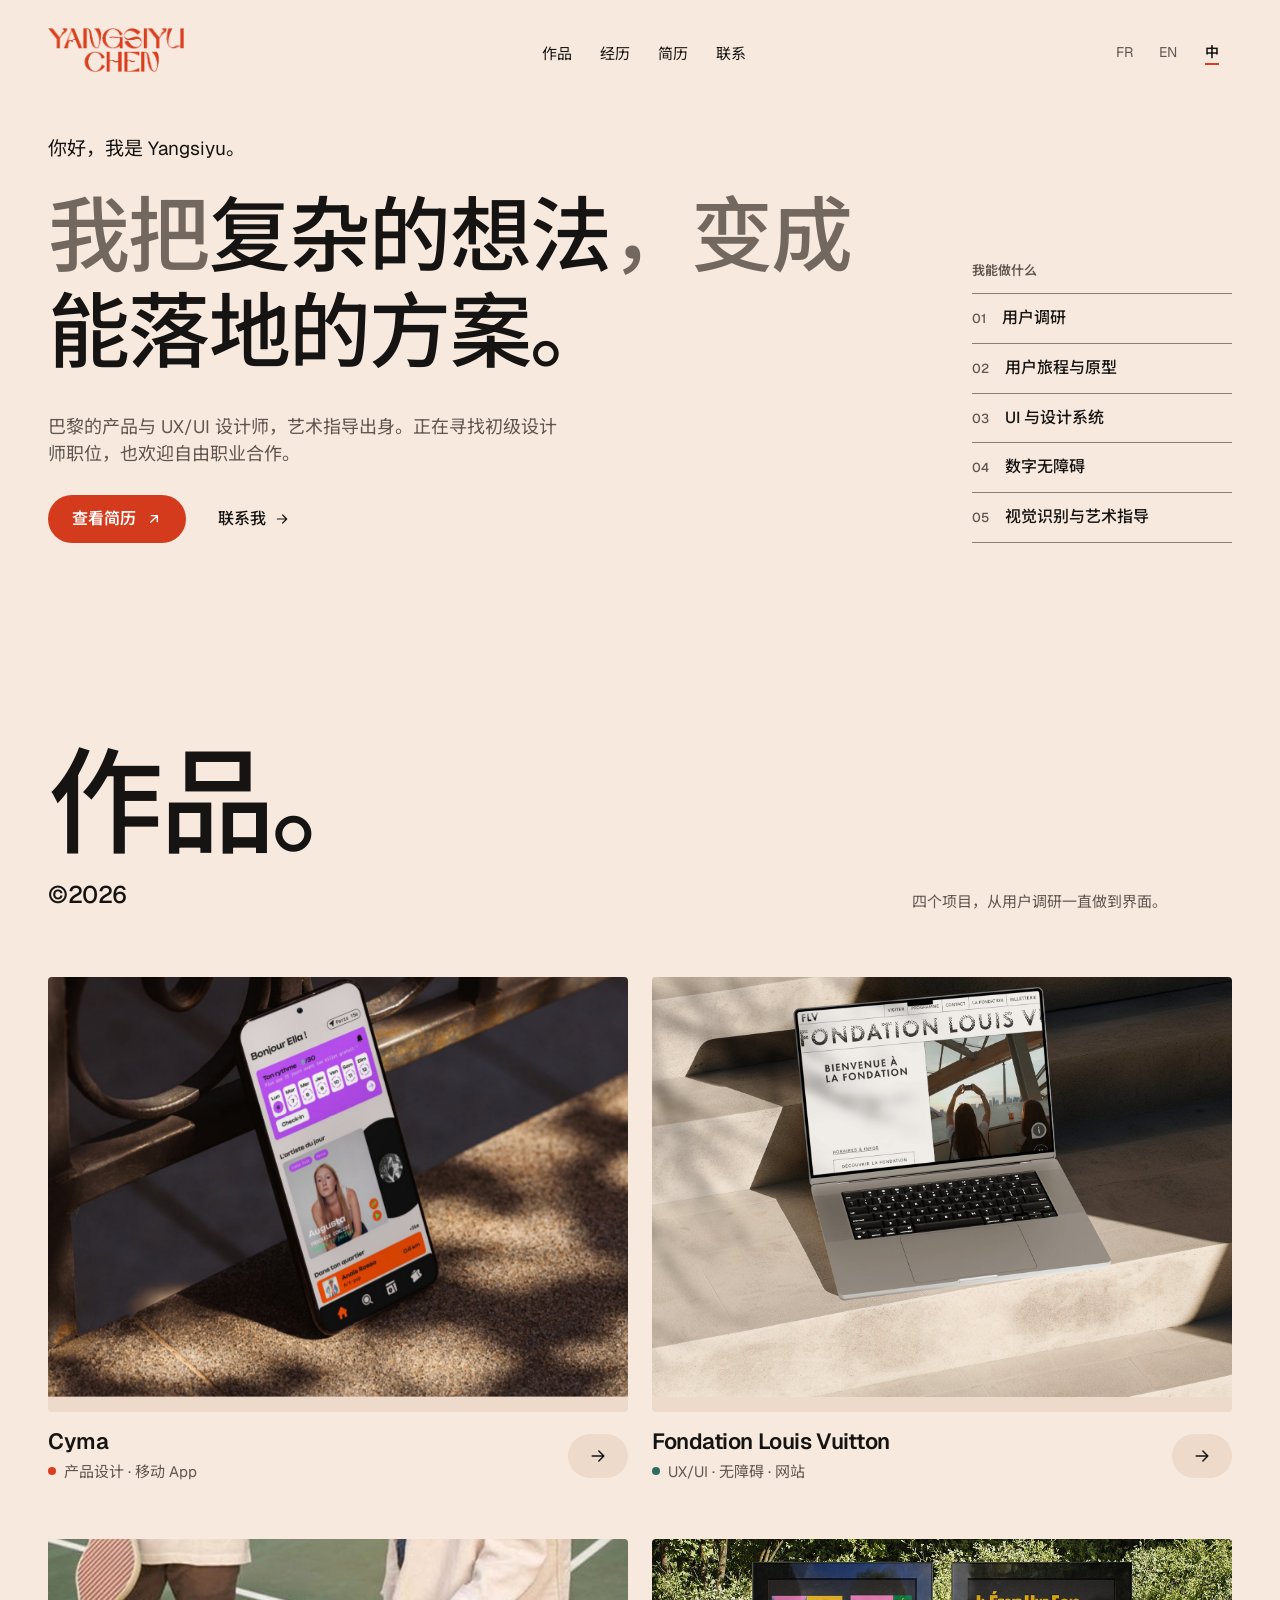
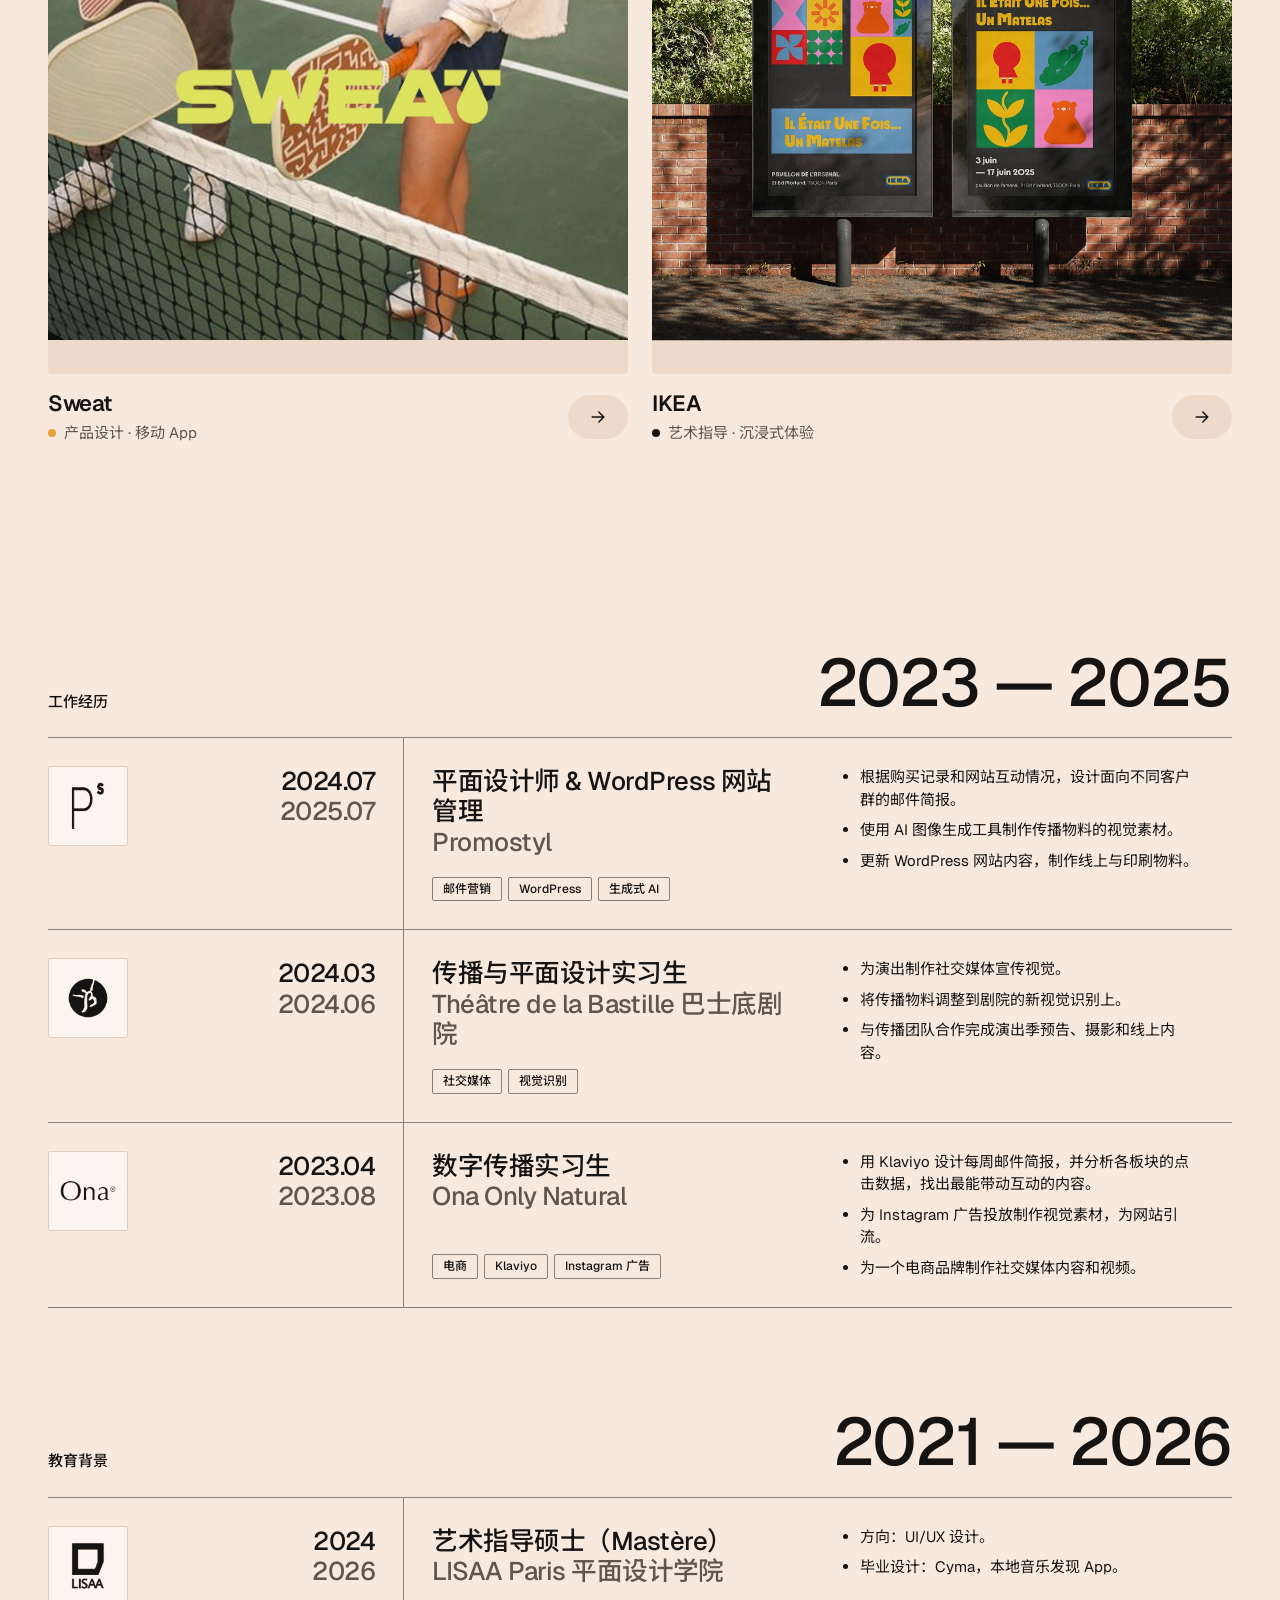
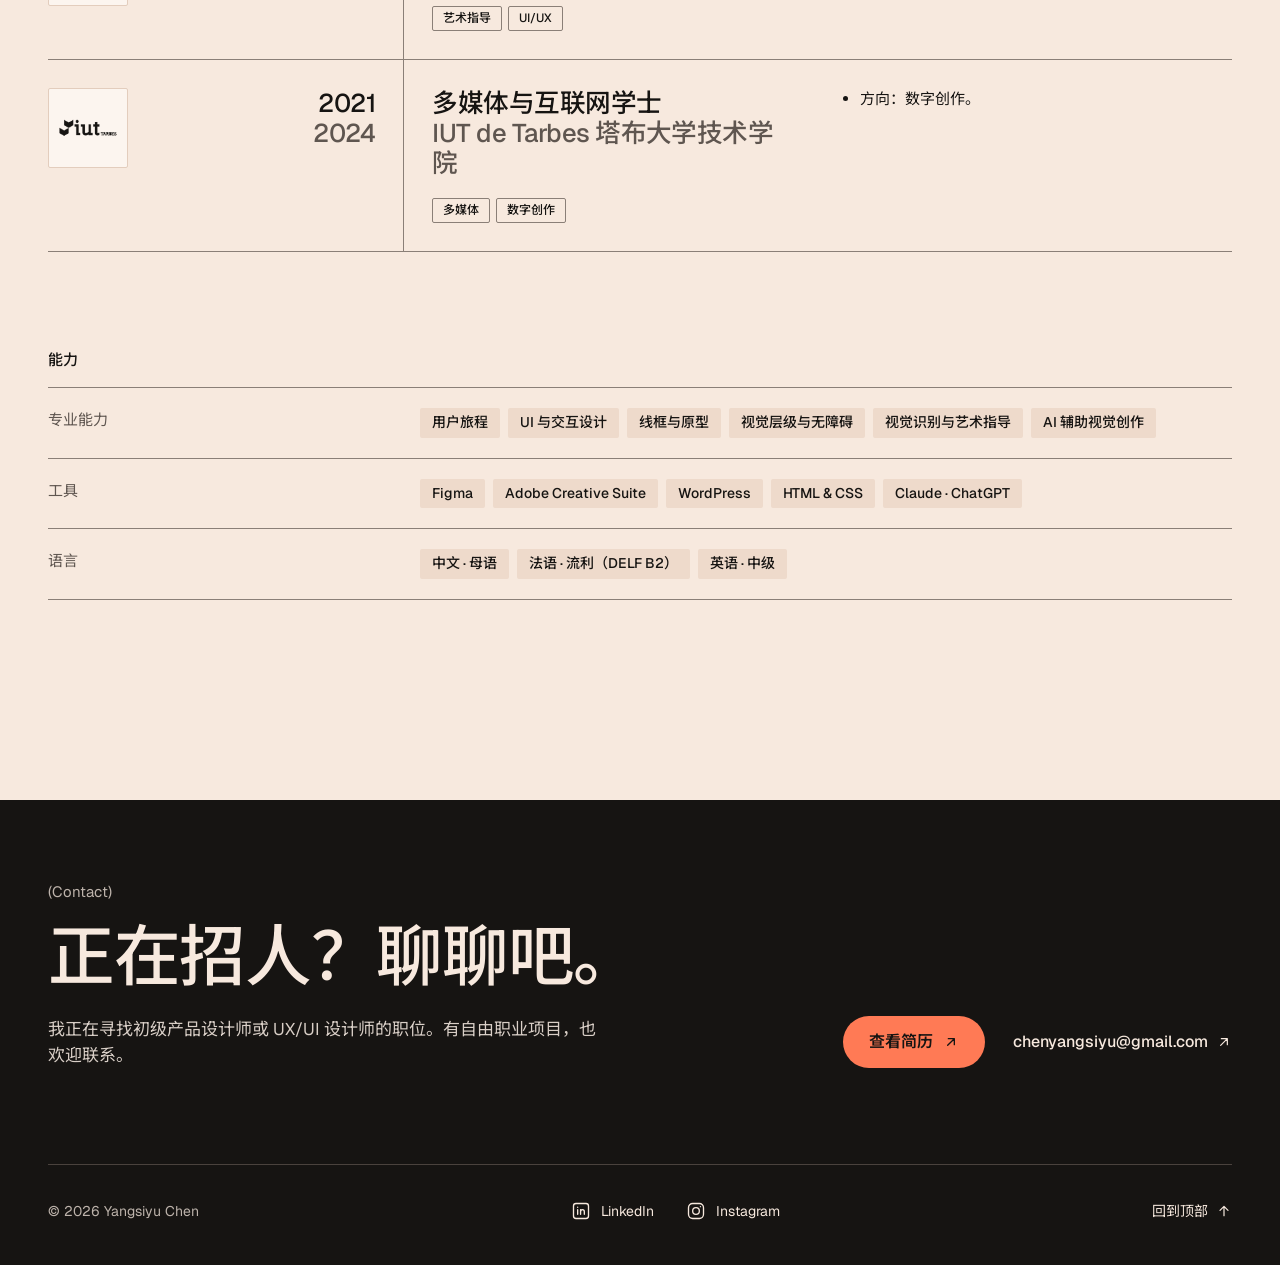
<file: zh/index.html>
<!doctype html>
<html lang="zh-CN">
<head>
<meta charset="utf-8">
<meta name="viewport" content="width=device-width, initial-scale=1">
<title>Yangsiyu Chen · 产品与 UX/UI 设计师</title>
<meta name="description" content="Yangsiyu Chen 的作品集，常驻巴黎的产品与 UX/UI 设计师：用户调研、原型、UI 与无障碍设计。">
<meta property="og:title" content="Yangsiyu Chen · 产品与 UX/UI 设计师">
<meta property="og:description" content="Yangsiyu Chen 的作品集，常驻巴黎的产品与 UX/UI 设计师：用户调研、原型、UI 与无障碍设计。">
<meta property="og:type" content="website">
<meta name="theme-color" content="#f7e9de">
<link rel="icon" type="image/png" href="../assets/img/logo.png">
<link rel="alternate" hreflang="fr" href="../index.html">
<link rel="alternate" hreflang="en" href="../en/index.html">
<link rel="alternate" hreflang="zh-CN" href="../zh/index.html">
<link rel="preconnect" href="https://fonts.googleapis.com">
<link rel="preconnect" href="https://fonts.gstatic.com" crossorigin>
<link rel="stylesheet" href="https://fonts.googleapis.com/css2?family=Geist:wght@300;400;500;600&amp;family=Noto+Sans+SC:wght@400;500;600&amp;display=swap">
<link rel="stylesheet" href="../assets/css/base.css">
<link rel="stylesheet" href="../assets/css/index.css">
<script src="../assets/js/main.js" defer></script>
</head>
<body data-lang="zh">
<div id="top" class="site" lang="zh-CN" style="background: #f7e9de; color: #161412; font-family: 'Geist', 'Noto Sans SC', system-ui, sans-serif; font-size: 16px; line-height: 1.55; min-height: 100%; overflow-x: hidden">
<div class="wrap" style="padding-top: 28px">

<header class="hdr">
<div class="hdr-logo"><a href="index.html" class="logo-link"><img src="../assets/img/logo.png" alt="Yangsiyu Chen" style="width: auto; display: block"></a></div>
<nav aria-label="主导航" class="hdr-nav">
<a href="#projets" class="nav-link">作品</a>
<a href="#parcours" class="nav-link">经历</a>
<a href="../assets/cv/CV_Yangsiyu_CHEN_EN.pdf" class="nav-link" target="_blank" rel="noopener">简历</a>
<a href="#contact" class="nav-link">联系</a>
</nav>
<div role="group" aria-label="语言" class="hdr-lang">

<button type="button" class="lang-btn" data-lang="fr" data-href="../index.html" aria-pressed="false" style="min-width: 40px; min-height: 36px; padding: 0 6px; border: 0; border-radius: 0; background: transparent; color: #5f5650; font: inherit; font-size: 14px; font-weight: 400; text-decoration: none; text-decoration-color: #db3e1d; text-decoration-thickness: 2px; text-underline-offset: 6px; cursor: pointer">FR</button>

<button type="button" class="lang-btn" data-lang="en" data-href="../en/index.html" aria-pressed="false" style="min-width: 40px; min-height: 36px; padding: 0 6px; border: 0; border-radius: 0; background: transparent; color: #5f5650; font: inherit; font-size: 14px; font-weight: 400; text-decoration: none; text-decoration-color: #db3e1d; text-decoration-thickness: 2px; text-underline-offset: 6px; cursor: pointer">EN</button>

<button type="button" class="lang-btn" data-lang="zh" data-href="../zh/index.html" aria-pressed="true" style="min-width: 40px; min-height: 36px; padding: 0 6px; border: 0; border-radius: 0; background: transparent; color: #161412; font: inherit; font-size: 14px; font-weight: 600; text-decoration: underline; text-decoration-color: #db3e1d; text-decoration-thickness: 2px; text-underline-offset: 6px; cursor: pointer">中</button>

</div>
</header>

<section class="hero mt-hero">
<div style="min-width: 0; transform: translateY(0.0px); opacity: 1.000" data-hero="">
<p style="margin: 0 0 24px; font-size: 19px">你好，我是 Yangsiyu。</p>
<div class="slogan">
<h1 class="t-display"><span style="color: #73685f">我把</span><span style="color: #161412">复杂的想法</span><span style="color: #73685f">，变成</span><span style="color: #161412">能落地的方案。</span></h1>
<p class="t-display slogan-over" aria-hidden="true" style="clip-path: circle(0px at 300px 180px); transition: clip-path .35s cubic-bezier(.2,.7,.2,1)"><span>我把</span><span>复杂的想法</span><span>，变成</span><span>能落地的方案。</span></p>
</div>
<p style="margin: 32px 0 0; max-width: 520px; font-size: 18px; line-height: 1.5; color: #5f5650">巴黎的产品与 UX/UI 设计师，艺术指导出身。正在寻找初级设计师职位，也欢迎自由职业合作。</p>
<div style="margin-top: 28px; display: flex; flex-wrap: wrap; align-items: center; gap: 12px 32px">
<a href="../assets/cv/CV_Yangsiyu_CHEN_EN.pdf" target="_blank" rel="noopener" class="btn-primary" style="display: inline-flex; align-items: center; gap: 10px; min-height: 48px; padding: 0 24px; border-radius: 999px; background: #d33b1c; color: #ffffff; font-weight: 600; text-decoration: none">查看简历
<svg width="16" height="16" viewBox="0 0 24 24" fill="none" stroke="currentColor" stroke-width="2" stroke-linecap="round" stroke-linejoin="round" aria-hidden="true"><path d="M7 17L17 7M8 7h9v9"></path></svg></a>
<a href="#contact" class="text-link" style="display: inline-flex; align-items: center; gap: 8px; min-height: 48px; font-weight: 500">联系我
<svg width="16" height="16" viewBox="0 0 24 24" fill="none" stroke="currentColor" stroke-width="1.8" stroke-linecap="round" stroke-linejoin="round" aria-hidden="true"><path d="M5 12h14M13 6l6 6-6 6"></path></svg></a>
</div>
</div>
<div style="min-width: 0">
<p style="margin: 0 0 12px; font-size: 13px; font-weight: 600; color: #5f5650">我能做什么</p>
<ol aria-label="我能做什么" class="skills-list">

<li><span aria-hidden="true" style="font-size: 13px; color: #5f5650">01</span><span>用户调研</span></li>

<li><span aria-hidden="true" style="font-size: 13px; color: #5f5650">02</span><span>用户旅程与原型</span></li>

<li><span aria-hidden="true" style="font-size: 13px; color: #5f5650">03</span><span>UI 与设计系统</span></li>

<li><span aria-hidden="true" style="font-size: 13px; color: #5f5650">04</span><span>数字无障碍</span></li>

<li><span aria-hidden="true" style="font-size: 13px; color: #5f5650">05</span><span>视觉识别与艺术指导</span></li>

</ol>
</div>
</section>

<section id="projets" aria-labelledby="works-title" class="mt-xl">
<div style="display: flex; flex-wrap: wrap; justify-content: space-between; align-items: flex-end; gap: 24px 48px">
<div style="flex: 3 1 400px; min-width: 0">
<h2 id="works-title" class="t-section">作品。</h2>
<p style="margin: 12px 0 0; font-size: 24px; font-weight: 500; letter-spacing: -0.02em">©2026</p>
</div>
<p style="flex: 1 1 240px; margin: 0; max-width: 320px; font-size: 15px; color: #5f5650">四个项目，从用户调研一直做到界面。</p>
</div>

<div class="works" style="margin-top: 64px">

<article class="work-card" style="min-width: 0; display: flex; flex-direction: column; gap: 16px">
<a href="cyma.html" data-par="1" tabindex="-1" aria-hidden="true" style="display: block; border-radius: 4px; overflow: hidden; aspect-ratio: 4 / 3; background: #eedacb">
<div class="cover-zoom" style="width: 100%; height: 100%">
<img src="../assets/img/cyma/cyma-mockup.jpg" alt="" style="width: 100%; height: 100%; display: block; object-fit: cover; transform: translateY(0.0px) scale(1.12); will-change: transform" data-k="0">
</div>
</a>
<div style="display: flex; justify-content: space-between; align-items: center; gap: 16px">
<div style="min-width: 0">
<h3 class="work-title" style="margin: 0; font-size: 22px; line-height: 1.25; font-weight: 600; letter-spacing: -0.02em">Cyma</h3>
<p style="margin: 4px 0 0; display: flex; align-items: center; gap: 8px; font-size: 15px; color: #5f5650"><span aria-hidden="true" style="flex-shrink: 0; width: 8px; height: 8px; border-radius: 999px; background: #db3e1d"></span>产品设计 · 移动 App</p>
</div>
<a href="cyma.html" class="arrow-btn" aria-label="查看作品 Cyma" style="flex-shrink: 0; width: 60px; height: 44px; border-radius: 999px; background: #eedacb; display: flex; align-items: center; justify-content: center; color: #161412">
<svg width="20" height="20" viewBox="0 0 24 24" fill="none" stroke="currentColor" stroke-width="1.8" stroke-linecap="round" stroke-linejoin="round" aria-hidden="true"><path d="M5 12h14M13 6l6 6-6 6"></path></svg></a>
</div>
</article>

<article class="work-card" style="min-width: 0; display: flex; flex-direction: column; gap: 16px">
<a href="lv.html" data-par="1" tabindex="-1" aria-hidden="true" style="display: block; border-radius: 4px; overflow: hidden; aspect-ratio: 4 / 3; background: #eedacb">
<div class="cover-zoom" style="width: 100%; height: 100%">
<img src="../assets/img/lv/lv-cover.jpg" alt="" style="width: 100%; height: 100%; display: block; object-fit: cover; transform: translateY(0.0px) scale(1.12); will-change: transform" data-k="0">
</div>
</a>
<div style="display: flex; justify-content: space-between; align-items: center; gap: 16px">
<div style="min-width: 0">
<h3 class="work-title" style="margin: 0; font-size: 22px; line-height: 1.25; font-weight: 600; letter-spacing: -0.02em">Fondation Louis Vuitton</h3>
<p style="margin: 4px 0 0; display: flex; align-items: center; gap: 8px; font-size: 15px; color: #5f5650"><span aria-hidden="true" style="flex-shrink: 0; width: 8px; height: 8px; border-radius: 999px; background: #2e6b66"></span>UX/UI · 无障碍 · 网站</p>
</div>
<a href="lv.html" class="arrow-btn" aria-label="查看作品 Fondation Louis Vuitton" style="flex-shrink: 0; width: 60px; height: 44px; border-radius: 999px; background: #eedacb; display: flex; align-items: center; justify-content: center; color: #161412">
<svg width="20" height="20" viewBox="0 0 24 24" fill="none" stroke="currentColor" stroke-width="1.8" stroke-linecap="round" stroke-linejoin="round" aria-hidden="true"><path d="M5 12h14M13 6l6 6-6 6"></path></svg></a>
</div>
</article>

<article class="work-card" style="min-width: 0; display: flex; flex-direction: column; gap: 16px">
<a href="sweat.html" data-par="1" tabindex="-1" aria-hidden="true" style="display: block; border-radius: 4px; overflow: hidden; aspect-ratio: 4 / 3; background: #eedacb">
<div class="cover-zoom" style="width: 100%; height: 100%">
<img src="../assets/img/sweat/sweat-9.jpg" alt="" style="width: 100%; height: 100%; display: block; object-fit: cover; transform: translateY(0.0px) scale(1.12); will-change: transform" data-k="0">
</div>
</a>
<div style="display: flex; justify-content: space-between; align-items: center; gap: 16px">
<div style="min-width: 0">
<h3 class="work-title" style="margin: 0; font-size: 22px; line-height: 1.25; font-weight: 600; letter-spacing: -0.02em">Sweat</h3>
<p style="margin: 4px 0 0; display: flex; align-items: center; gap: 8px; font-size: 15px; color: #5f5650"><span aria-hidden="true" style="flex-shrink: 0; width: 8px; height: 8px; border-radius: 999px; background: #e9a23b"></span>产品设计 · 移动 App</p>
</div>
<a href="sweat.html" class="arrow-btn" aria-label="查看作品 Sweat" style="flex-shrink: 0; width: 60px; height: 44px; border-radius: 999px; background: #eedacb; display: flex; align-items: center; justify-content: center; color: #161412">
<svg width="20" height="20" viewBox="0 0 24 24" fill="none" stroke="currentColor" stroke-width="1.8" stroke-linecap="round" stroke-linejoin="round" aria-hidden="true"><path d="M5 12h14M13 6l6 6-6 6"></path></svg></a>
</div>
</article>

<article class="work-card" style="min-width: 0; display: flex; flex-direction: column; gap: 16px">
<a href="ikea.html" data-par="1" tabindex="-1" aria-hidden="true" style="display: block; border-radius: 4px; overflow: hidden; aspect-ratio: 4 / 3; background: #eedacb">
<div class="cover-zoom" style="width: 100%; height: 100%">
<img src="../assets/img/ikea/ikea-cover.jpg" alt="" style="width: 100%; height: 100%; display: block; object-fit: cover; transform: translateY(0.0px) scale(1.12); will-change: transform" data-k="0">
</div>
</a>
<div style="display: flex; justify-content: space-between; align-items: center; gap: 16px">
<div style="min-width: 0">
<h3 class="work-title" style="margin: 0; font-size: 22px; line-height: 1.25; font-weight: 600; letter-spacing: -0.02em">IKEA</h3>
<p style="margin: 4px 0 0; display: flex; align-items: center; gap: 8px; font-size: 15px; color: #5f5650"><span aria-hidden="true" style="flex-shrink: 0; width: 8px; height: 8px; border-radius: 999px; background: #161412"></span>艺术指导 · 沉浸式体验</p>
</div>
<a href="ikea.html" class="arrow-btn" aria-label="查看作品 IKEA" style="flex-shrink: 0; width: 60px; height: 44px; border-radius: 999px; background: #eedacb; display: flex; align-items: center; justify-content: center; color: #161412">
<svg width="20" height="20" viewBox="0 0 24 24" fill="none" stroke="currentColor" stroke-width="1.8" stroke-linecap="round" stroke-linejoin="round" aria-hidden="true"><path d="M5 12h14M13 6l6 6-6 6"></path></svg></a>
</div>
</article>

</div>
</section>

<section id="parcours" aria-labelledby="exp-title" class="mt-xl">
<div style="display: flex; flex-wrap: wrap; justify-content: space-between; align-items: flex-end; gap: 16px; padding-bottom: 16px; border-bottom: 1px solid #8a7f77">
<h2 id="exp-title" class="t-label" style="margin-bottom: 8px">工作经历</h2>
<p class="t-h1">2023 — 2025</p>
</div>

<article class="row exp-row">
<div class="row-a">
<div class="logo-tile"><img src="../assets/img/logos/promostyl.png" alt=""></div>
<p class="exp-start t-h3" style="text-align: right">2024.07<br><span style="color: #5f5650">2025.07</span></p>
</div>
<div class="row-b">
<div style="display: flex; flex-direction: column; justify-content: space-between; gap: 20px; min-width: 0">
<h3 class="t-h3">平面设计师 &amp; WordPress 网站管理<br><span style="color: #5f5650">Promostyl</span></h3>
<ul style="margin: 0; padding: 0; list-style: none; display: flex; flex-wrap: wrap; gap: 6px">

<li style="padding: 2px 10px; border: 1px solid #8a7f77; border-radius: 2px; font-size: 12px; font-weight: 500">邮件营销</li>

<li style="padding: 2px 10px; border: 1px solid #8a7f77; border-radius: 2px; font-size: 12px; font-weight: 500">WordPress</li>

<li style="padding: 2px 10px; border: 1px solid #8a7f77; border-radius: 2px; font-size: 12px; font-weight: 500">生成式 AI</li>

</ul>
</div>
<ul style="margin: 0; padding: 0 0 0 18px; display: flex; flex-direction: column; gap: 8px; font-size: 15px; line-height: 1.5; min-width: 0">

<li>根据购买记录和网站互动情况，设计面向不同客户群的邮件简报。</li>

<li>使用 AI 图像生成工具制作传播物料的视觉素材。</li>

<li>更新 WordPress 网站内容，制作线上与印刷物料。</li>

</ul>
</div>
</article>

<article class="row exp-row">
<div class="row-a">
<div class="logo-tile"><img src="../assets/img/logos/bastille.png" alt=""></div>
<p class="exp-start t-h3" style="text-align: right">2024.03<br><span style="color: #5f5650">2024.06</span></p>
</div>
<div class="row-b">
<div style="display: flex; flex-direction: column; justify-content: space-between; gap: 20px; min-width: 0">
<h3 class="t-h3">传播与平面设计实习生<br><span style="color: #5f5650">Théâtre de la Bastille 巴士底剧院</span></h3>
<ul style="margin: 0; padding: 0; list-style: none; display: flex; flex-wrap: wrap; gap: 6px">

<li style="padding: 2px 10px; border: 1px solid #8a7f77; border-radius: 2px; font-size: 12px; font-weight: 500">社交媒体</li>

<li style="padding: 2px 10px; border: 1px solid #8a7f77; border-radius: 2px; font-size: 12px; font-weight: 500">视觉识别</li>

</ul>
</div>
<ul style="margin: 0; padding: 0 0 0 18px; display: flex; flex-direction: column; gap: 8px; font-size: 15px; line-height: 1.5; min-width: 0">

<li>为演出制作社交媒体宣传视觉。</li>

<li>将传播物料调整到剧院的新视觉识别上。</li>

<li>与传播团队合作完成演出季预告、摄影和线上内容。</li>

</ul>
</div>
</article>

<article class="row exp-row">
<div class="row-a">
<div class="logo-tile"><img src="../assets/img/logos/ona.png" alt=""></div>
<p class="exp-start t-h3" style="text-align: right">2023.04<br><span style="color: #5f5650">2023.08</span></p>
</div>
<div class="row-b">
<div style="display: flex; flex-direction: column; justify-content: space-between; gap: 20px; min-width: 0">
<h3 class="t-h3">数字传播实习生<br><span style="color: #5f5650">Ona Only Natural</span></h3>
<ul style="margin: 0; padding: 0; list-style: none; display: flex; flex-wrap: wrap; gap: 6px">

<li style="padding: 2px 10px; border: 1px solid #8a7f77; border-radius: 2px; font-size: 12px; font-weight: 500">电商</li>

<li style="padding: 2px 10px; border: 1px solid #8a7f77; border-radius: 2px; font-size: 12px; font-weight: 500">Klaviyo</li>

<li style="padding: 2px 10px; border: 1px solid #8a7f77; border-radius: 2px; font-size: 12px; font-weight: 500">Instagram 广告</li>

</ul>
</div>
<ul style="margin: 0; padding: 0 0 0 18px; display: flex; flex-direction: column; gap: 8px; font-size: 15px; line-height: 1.5; min-width: 0">

<li>用 Klaviyo 设计每周邮件简报，并分析各板块的点击数据，找出最能带动互动的内容。</li>

<li>为 Instagram 广告投放制作视觉素材，为网站引流。</li>

<li>为一个电商品牌制作社交媒体内容和视频。</li>

</ul>
</div>
</article>


<div class="mt-m" style="display: flex; flex-wrap: wrap; justify-content: space-between; align-items: flex-end; gap: 16px; padding-bottom: 16px; border-bottom: 1px solid #8a7f77">
<h2 class="t-label" style="margin-bottom: 8px">教育背景</h2>
<p class="t-h1">2021 — 2026</p>
</div>

<article class="row exp-row">
<div class="row-a">
<div class="logo-tile"><img src="../assets/img/logos/lisaa.png" alt=""></div>
<p class="exp-start t-h3" style="text-align: right">2024<br><span style="color: #5f5650">2026</span></p>
</div>
<div class="row-b">
<div style="display: flex; flex-direction: column; justify-content: space-between; gap: 20px; min-width: 0">
<h3 class="t-h3">艺术指导硕士（Mastère）<br><span style="color: #5f5650">LISAA Paris 平面设计学院</span></h3>
<ul style="margin: 0; padding: 0; list-style: none; display: flex; flex-wrap: wrap; gap: 6px">

<li style="padding: 2px 10px; border: 1px solid #8a7f77; border-radius: 2px; font-size: 12px; font-weight: 500">艺术指导</li>

<li style="padding: 2px 10px; border: 1px solid #8a7f77; border-radius: 2px; font-size: 12px; font-weight: 500">UI/UX</li>

</ul>
</div>
<ul style="margin: 0; padding: 0 0 0 18px; display: flex; flex-direction: column; gap: 8px; font-size: 15px; line-height: 1.5; min-width: 0">

<li>方向：UI/UX 设计。</li>

<li>毕业设计：Cyma，本地音乐发现 App。</li>

</ul>
</div>
</article>

<article class="row exp-row">
<div class="row-a">
<div class="logo-tile"><img src="../assets/img/logos/iut.png" alt=""></div>
<p class="exp-start t-h3" style="text-align: right">2021<br><span style="color: #5f5650">2024</span></p>
</div>
<div class="row-b">
<div style="display: flex; flex-direction: column; justify-content: space-between; gap: 20px; min-width: 0">
<h3 class="t-h3">多媒体与互联网学士<br><span style="color: #5f5650">IUT de Tarbes 塔布大学技术学院</span></h3>
<ul style="margin: 0; padding: 0; list-style: none; display: flex; flex-wrap: wrap; gap: 6px">

<li style="padding: 2px 10px; border: 1px solid #8a7f77; border-radius: 2px; font-size: 12px; font-weight: 500">多媒体</li>

<li style="padding: 2px 10px; border: 1px solid #8a7f77; border-radius: 2px; font-size: 12px; font-weight: 500">数字创作</li>

</ul>
</div>
<ul style="margin: 0; padding: 0 0 0 18px; display: flex; flex-direction: column; gap: 8px; font-size: 15px; line-height: 1.5; min-width: 0">

<li>方向：数字创作。</li>

</ul>
</div>
</article>


<div class="mt-m" style="padding-bottom: 16px; border-bottom: 1px solid #8a7f77">
<h2 class="t-label">能力</h2>
</div>

<div class="skills exp-row">
<p style="margin: 0; font-size: 15px; color: #5f5650">专业能力</p>
<ul style="margin: 0; padding: 0; list-style: none; display: flex; flex-wrap: wrap; gap: 8px; min-width: 0">

<li class="skill-chip" style="padding: 4px 12px; background: #eedacb; border-radius: 2px; font-size: 14px; font-weight: 500">用户旅程</li>

<li class="skill-chip" style="padding: 4px 12px; background: #eedacb; border-radius: 2px; font-size: 14px; font-weight: 500">UI 与交互设计</li>

<li class="skill-chip" style="padding: 4px 12px; background: #eedacb; border-radius: 2px; font-size: 14px; font-weight: 500">线框与原型</li>

<li class="skill-chip" style="padding: 4px 12px; background: #eedacb; border-radius: 2px; font-size: 14px; font-weight: 500">视觉层级与无障碍</li>

<li class="skill-chip" style="padding: 4px 12px; background: #eedacb; border-radius: 2px; font-size: 14px; font-weight: 500">视觉识别与艺术指导</li>

<li class="skill-chip" style="padding: 4px 12px; background: #eedacb; border-radius: 2px; font-size: 14px; font-weight: 500">AI 辅助视觉创作</li>

</ul>
</div>

<div class="skills exp-row">
<p style="margin: 0; font-size: 15px; color: #5f5650">工具</p>
<ul style="margin: 0; padding: 0; list-style: none; display: flex; flex-wrap: wrap; gap: 8px; min-width: 0">

<li class="skill-chip" style="padding: 4px 12px; background: #eedacb; border-radius: 2px; font-size: 14px; font-weight: 500">Figma</li>

<li class="skill-chip" style="padding: 4px 12px; background: #eedacb; border-radius: 2px; font-size: 14px; font-weight: 500">Adobe Creative Suite</li>

<li class="skill-chip" style="padding: 4px 12px; background: #eedacb; border-radius: 2px; font-size: 14px; font-weight: 500">WordPress</li>

<li class="skill-chip" style="padding: 4px 12px; background: #eedacb; border-radius: 2px; font-size: 14px; font-weight: 500">HTML &amp; CSS</li>

<li class="skill-chip" style="padding: 4px 12px; background: #eedacb; border-radius: 2px; font-size: 14px; font-weight: 500">Claude · ChatGPT</li>

</ul>
</div>

<div class="skills exp-row">
<p style="margin: 0; font-size: 15px; color: #5f5650">语言</p>
<ul style="margin: 0; padding: 0; list-style: none; display: flex; flex-wrap: wrap; gap: 8px; min-width: 0">

<li class="skill-chip" style="padding: 4px 12px; background: #eedacb; border-radius: 2px; font-size: 14px; font-weight: 500">中文 · 母语</li>

<li class="skill-chip" style="padding: 4px 12px; background: #eedacb; border-radius: 2px; font-size: 14px; font-weight: 500">法语 · 流利（DELF B2）</li>

<li class="skill-chip" style="padding: 4px 12px; background: #eedacb; border-radius: 2px; font-size: 14px; font-weight: 500">英语 · 中级</li>

</ul>
</div>

</section>
</div>

<footer id="contact" class="mt-xl" style="background: #161412; color: #f7e9de">
<div class="foot-in">
<div style="display: flex; flex-wrap: wrap; justify-content: space-between; align-items: flex-end; gap: 32px">
<div style="flex: 1 1 480px; min-width: 0">
<p style="margin: 0; font-size: 15px; color: #bdb3ab">(Contact)</p>
<h2 class="t-h1" style="margin-top: 16px">正在招人？聊聊吧。</h2>
<p style="margin: 20px 0 0; max-width: 560px; font-size: 17px; color: #d9cfc7">我正在寻找初级产品设计师或 UX/UI 设计师的职位。有自由职业项目，也欢迎联系。</p>
</div>
<div style="display: flex; flex-wrap: wrap; align-items: center; gap: 12px 28px; min-width: 0">
<a href="../assets/cv/CV_Yangsiyu_CHEN_EN.pdf" target="_blank" rel="noopener" class="foot-btn" style="display: inline-flex; align-items: center; gap: 10px; min-height: 52px; padding: 0 26px; border-radius: 999px; background: #ff7a55; color: #161412; font-weight: 600; text-decoration: none">查看简历
<svg width="16" height="16" viewBox="0 0 24 24" fill="none" stroke="currentColor" stroke-width="2" stroke-linecap="round" stroke-linejoin="round" aria-hidden="true"><path d="M7 17L17 7M8 7h9v9"></path></svg></a>
<a href="mailto:chenyangsiyu@gmail.com" class="foot-text" style="display: inline-flex; align-items: center; gap: 8px; min-height: 48px; font-weight: 500; overflow-wrap: anywhere">chenyangsiyu@gmail.com
<svg width="16" height="16" viewBox="0 0 24 24" fill="none" stroke="currentColor" stroke-width="1.8" stroke-linecap="round" stroke-linejoin="round" aria-hidden="true"><path d="M7 17L17 7M8 7h9v9"></path></svg></a>
</div>
</div>
<div style="margin-top: 96px; padding-top: 24px; border-top: 1px solid #4a423d; display: flex; flex-wrap: wrap; justify-content: space-between; align-items: center; gap: 16px 32px; font-size: 14px">
<span style="color: #bdb3ab">© 2026 Yangsiyu Chen</span>
<ul aria-label="社交媒体" style="margin: 0; padding: 0; list-style: none; display: flex; flex-wrap: wrap; gap: 8px 32px">
<li><a href="https://www.linkedin.com/in/yangsiyu-chen-5bbab8222" class="foot-link" style="display: inline-flex; align-items: center; gap: 10px; min-height: 44px">
<svg width="20" height="20" viewBox="0 0 24 24" fill="none" stroke="currentColor" stroke-width="1.6" stroke-linecap="round" stroke-linejoin="round" aria-hidden="true"><rect x="3" y="3" width="18" height="18" rx="3"></rect><path d="M8 10.5V16M8 7.5v.1M11.5 16v-5.5M11.5 13c0-1.7 1-2.6 2.3-2.6s2.2.9 2.2 2.6V16"></path></svg>LinkedIn</a></li>
<li><a href="https://www.instagram.com/cysy.crea/" class="foot-link" style="display: inline-flex; align-items: center; gap: 10px; min-height: 44px">
<svg width="20" height="20" viewBox="0 0 24 24" fill="none" stroke="currentColor" stroke-width="1.6" stroke-linecap="round" stroke-linejoin="round" aria-hidden="true"><rect x="3" y="3" width="18" height="18" rx="5"></rect><circle cx="12" cy="12" r="4"></circle><path d="M17.3 6.7v.1"></path></svg>Instagram</a></li>
</ul>
<a href="#top" class="foot-link" style="display: inline-flex; align-items: center; gap: 8px; min-height: 44px">回到顶部
<svg width="16" height="16" viewBox="0 0 24 24" fill="none" stroke="currentColor" stroke-width="1.8" stroke-linecap="round" stroke-linejoin="round" aria-hidden="true"><path d="M12 19V5M6 11l6-6 6 6"></path></svg></a>
</div>
</div>
</footer>
</div>
</body>
</html>
</file>
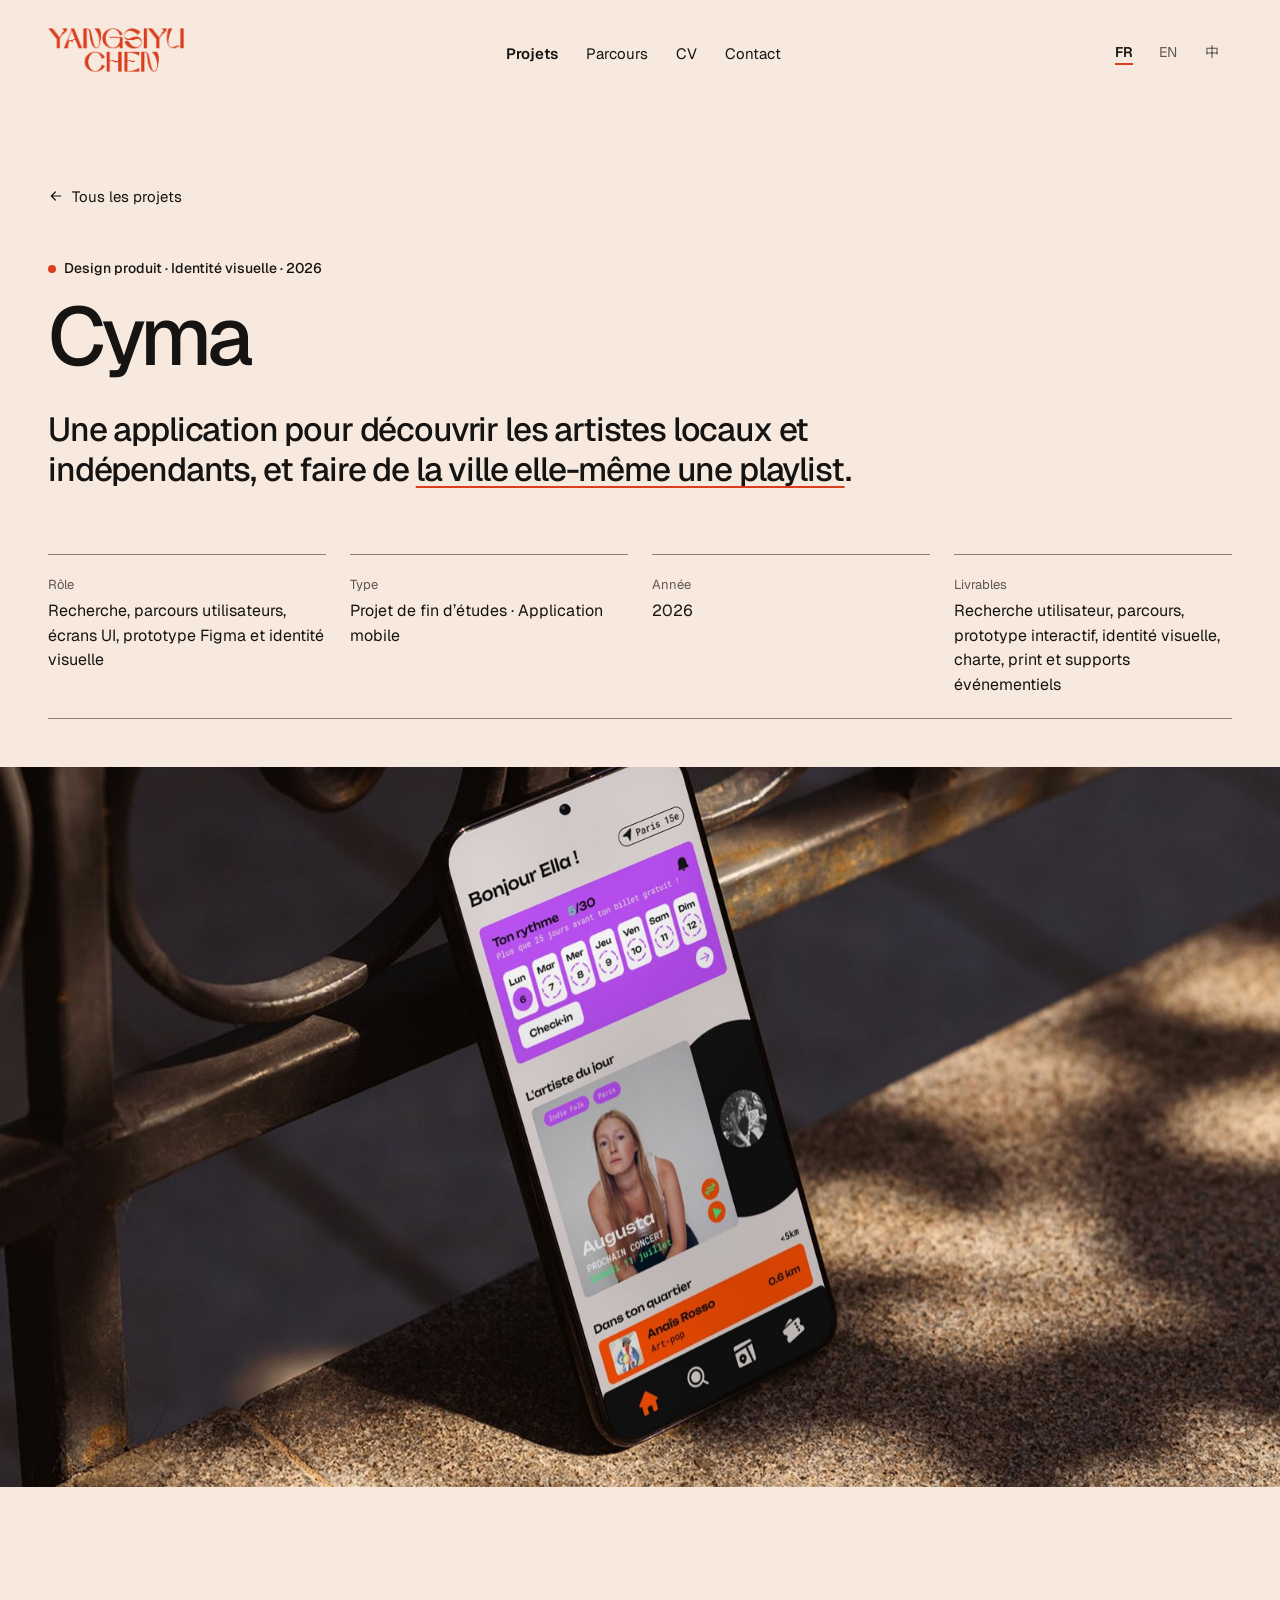
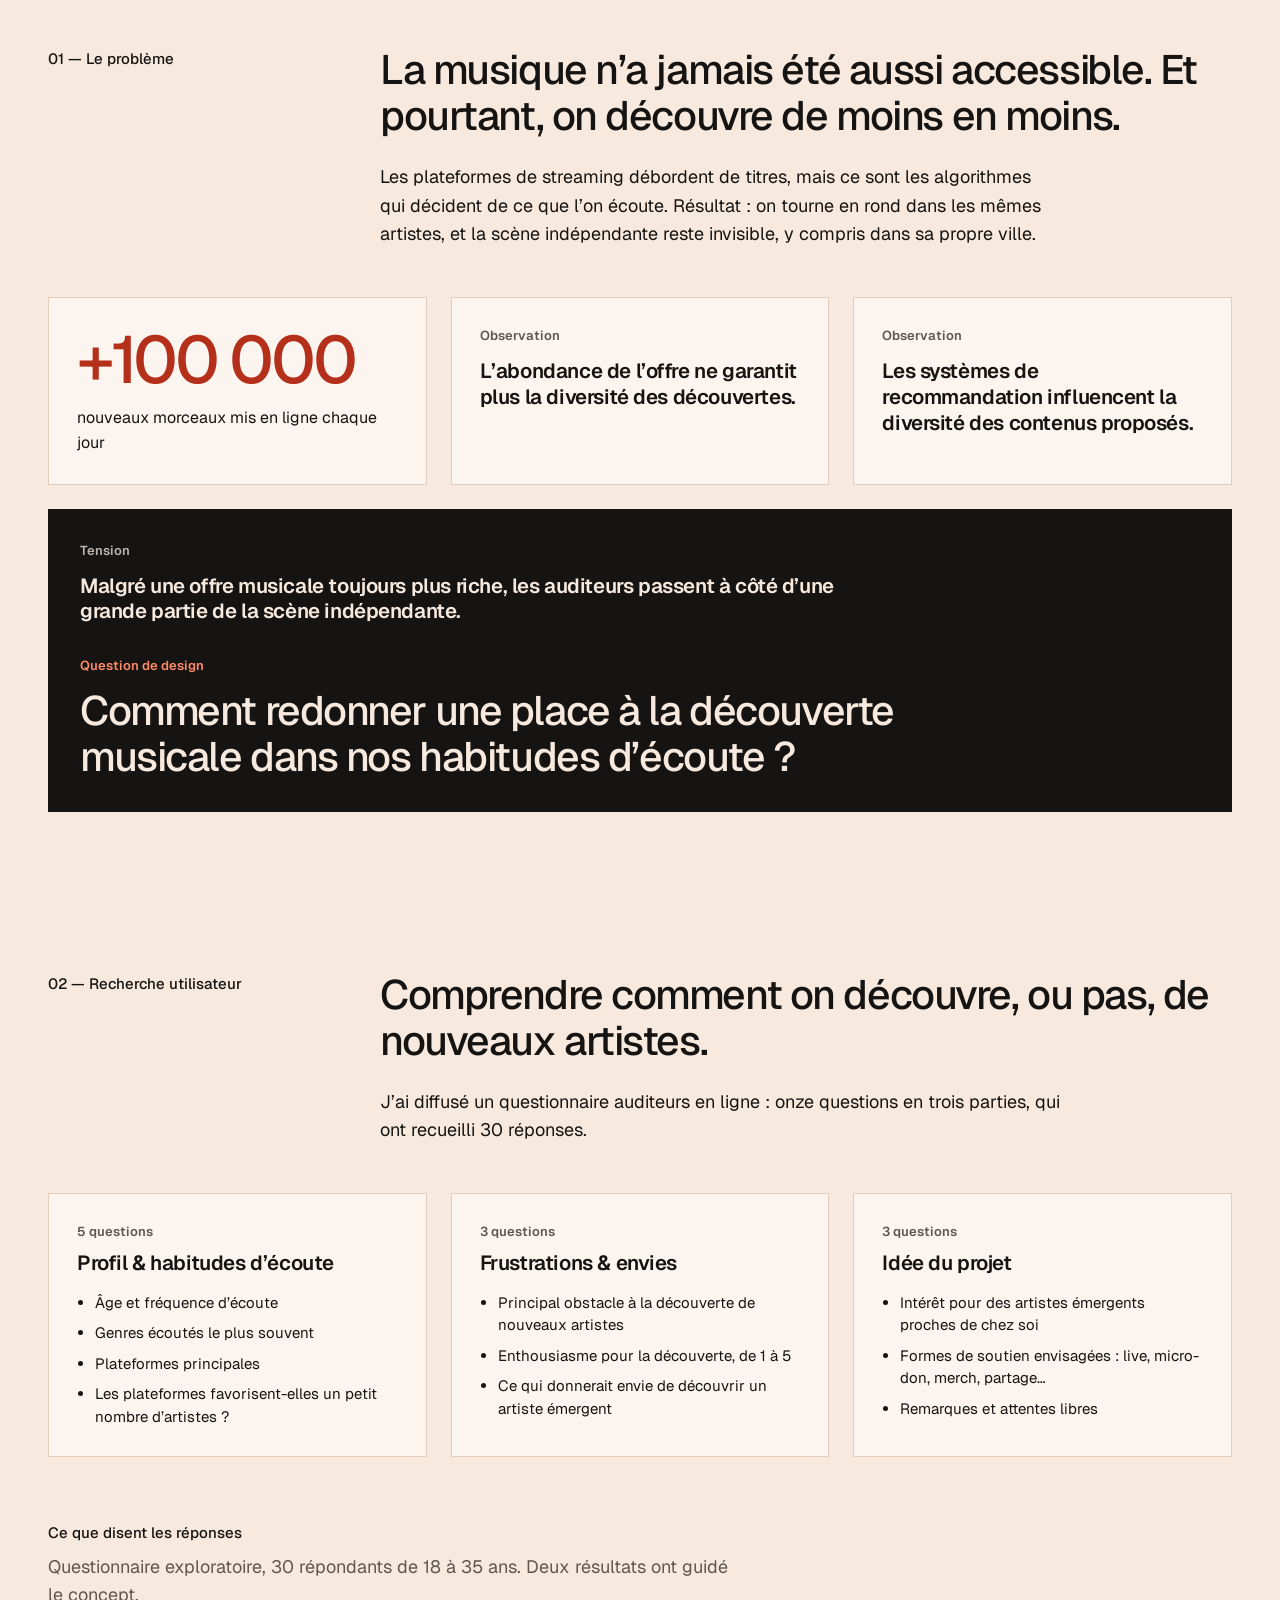
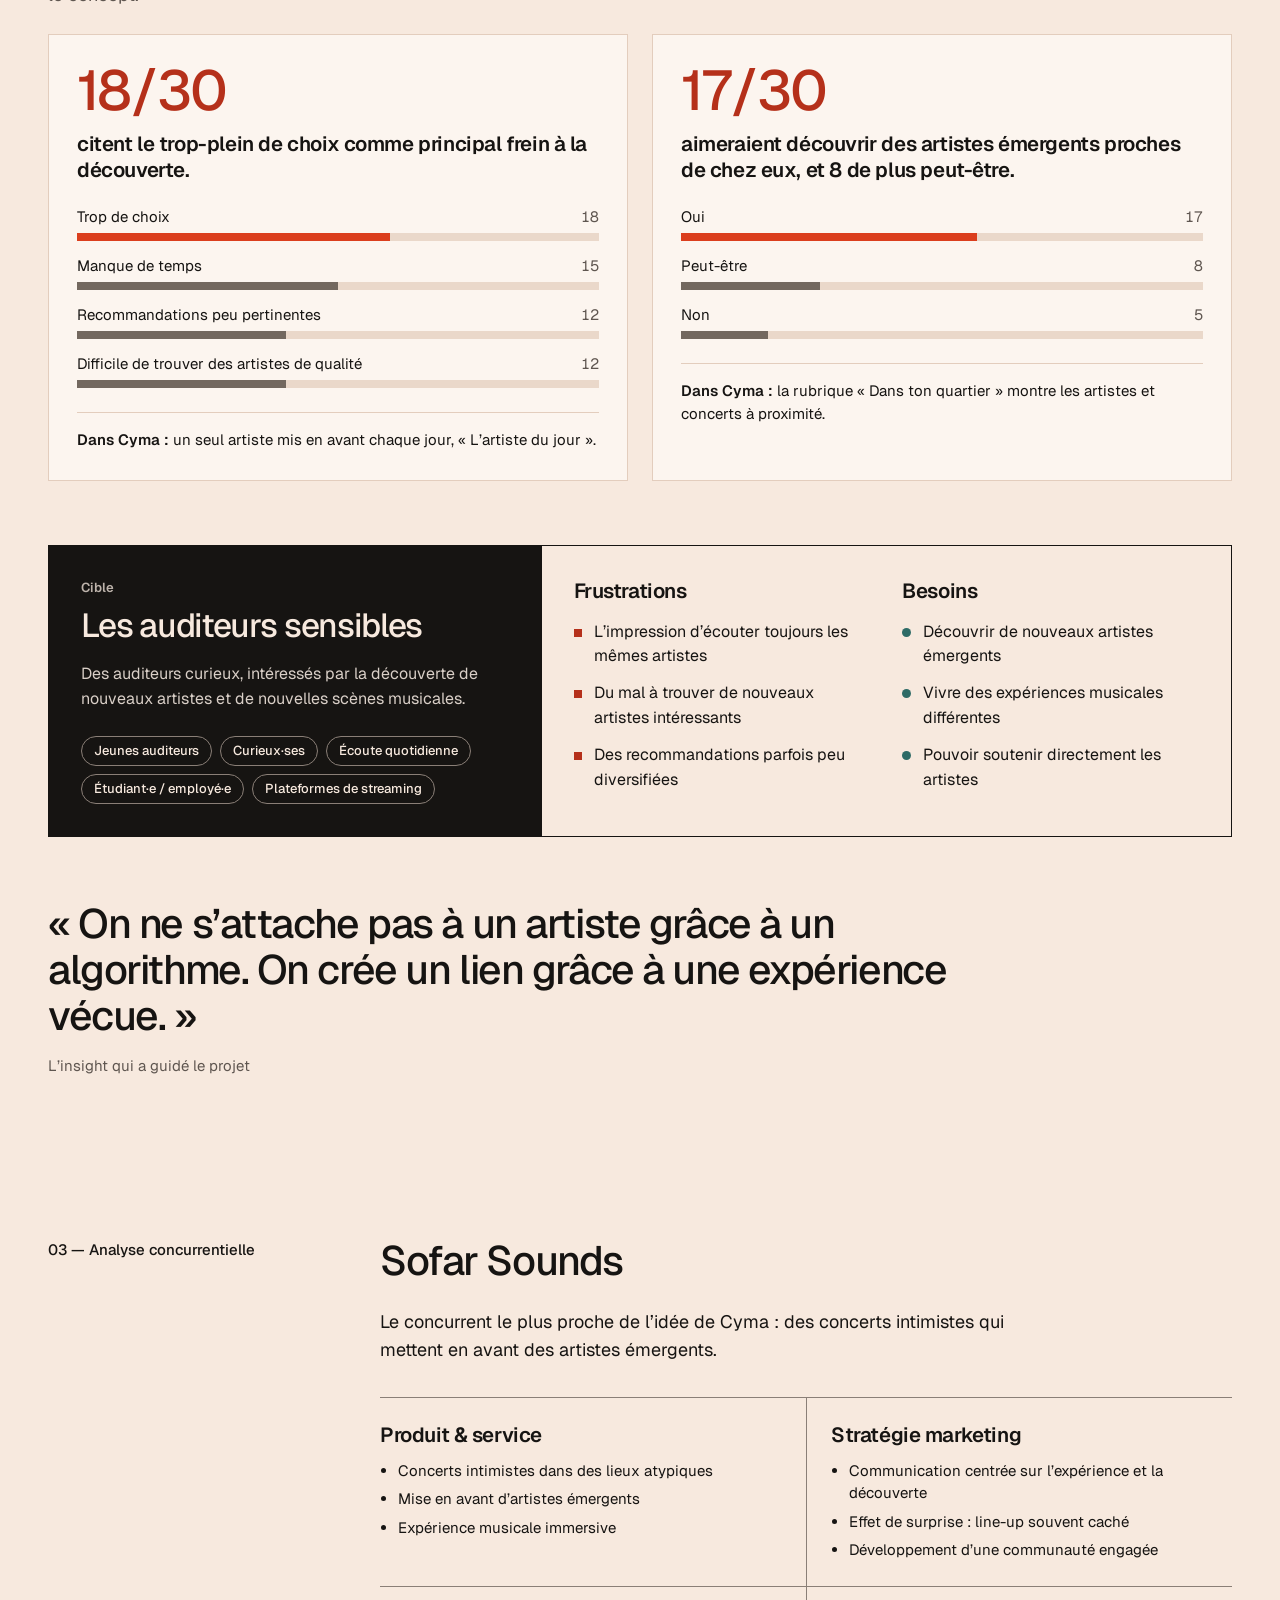
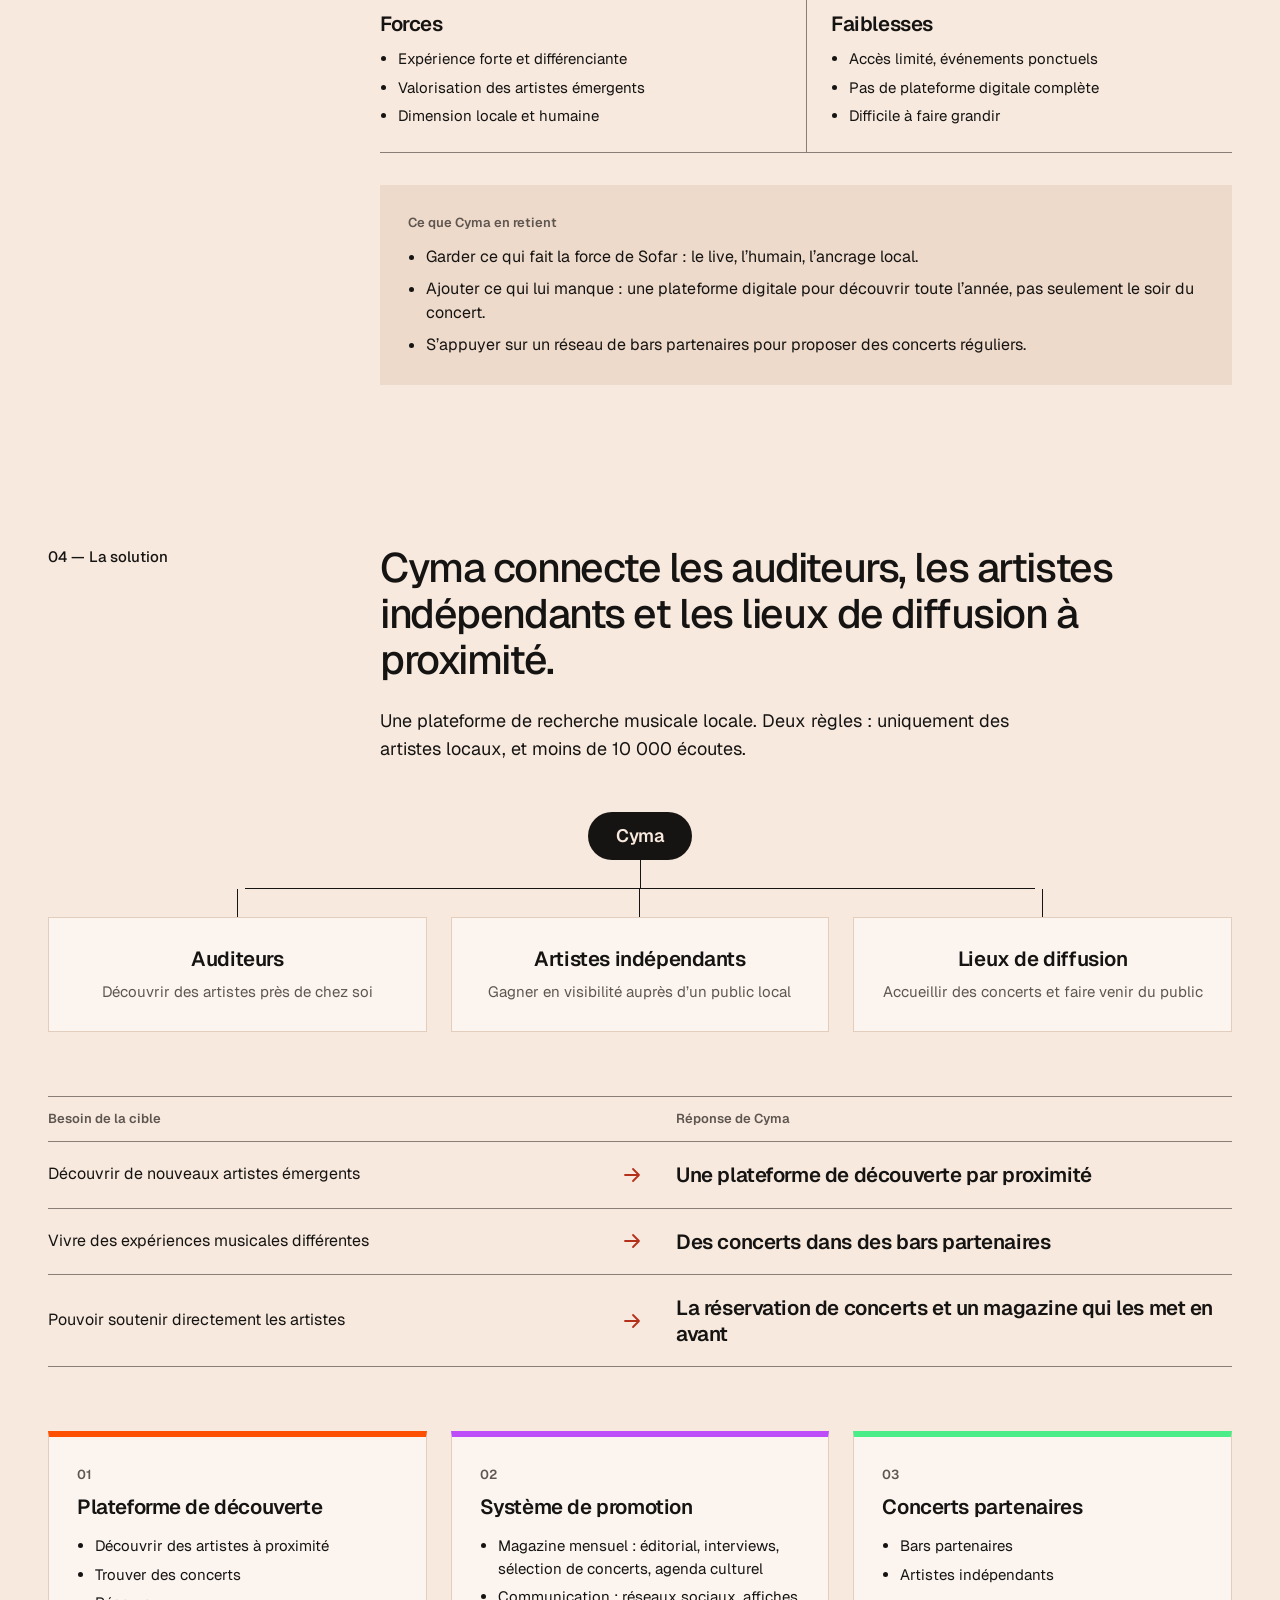
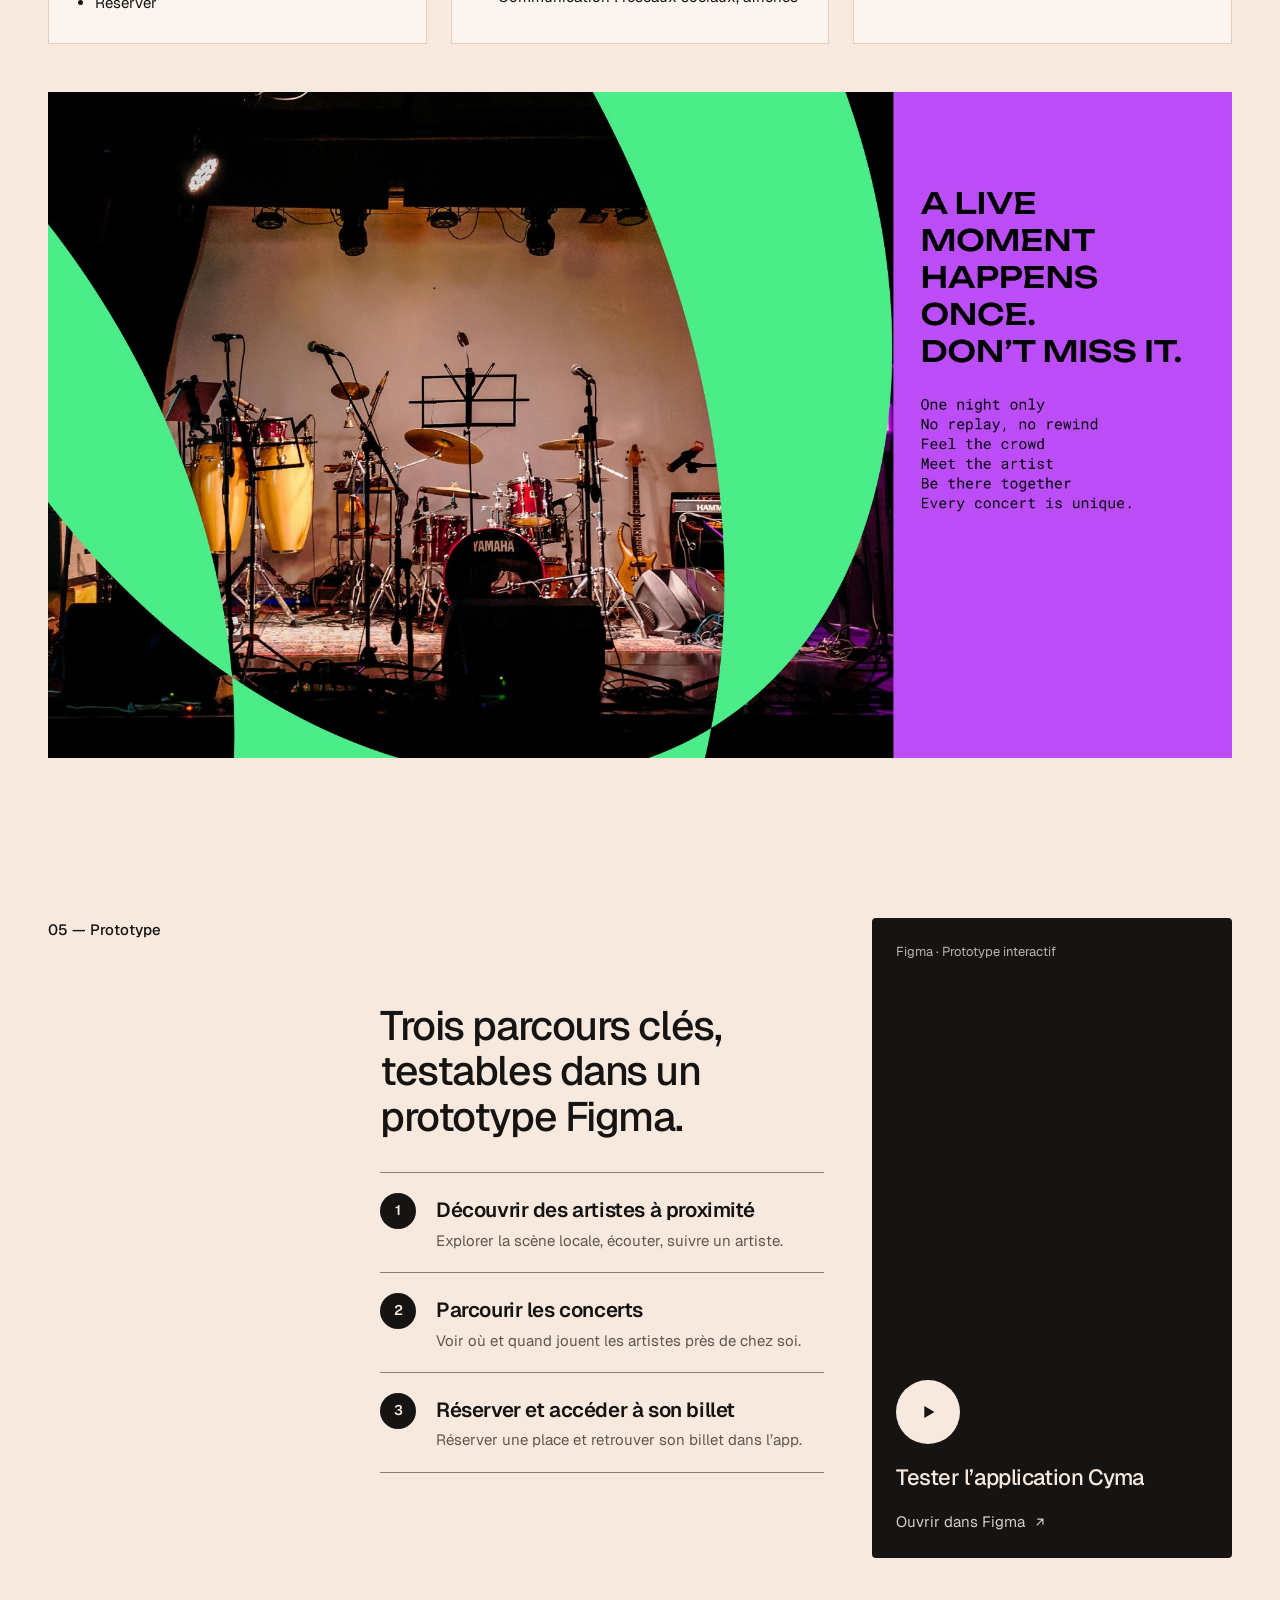
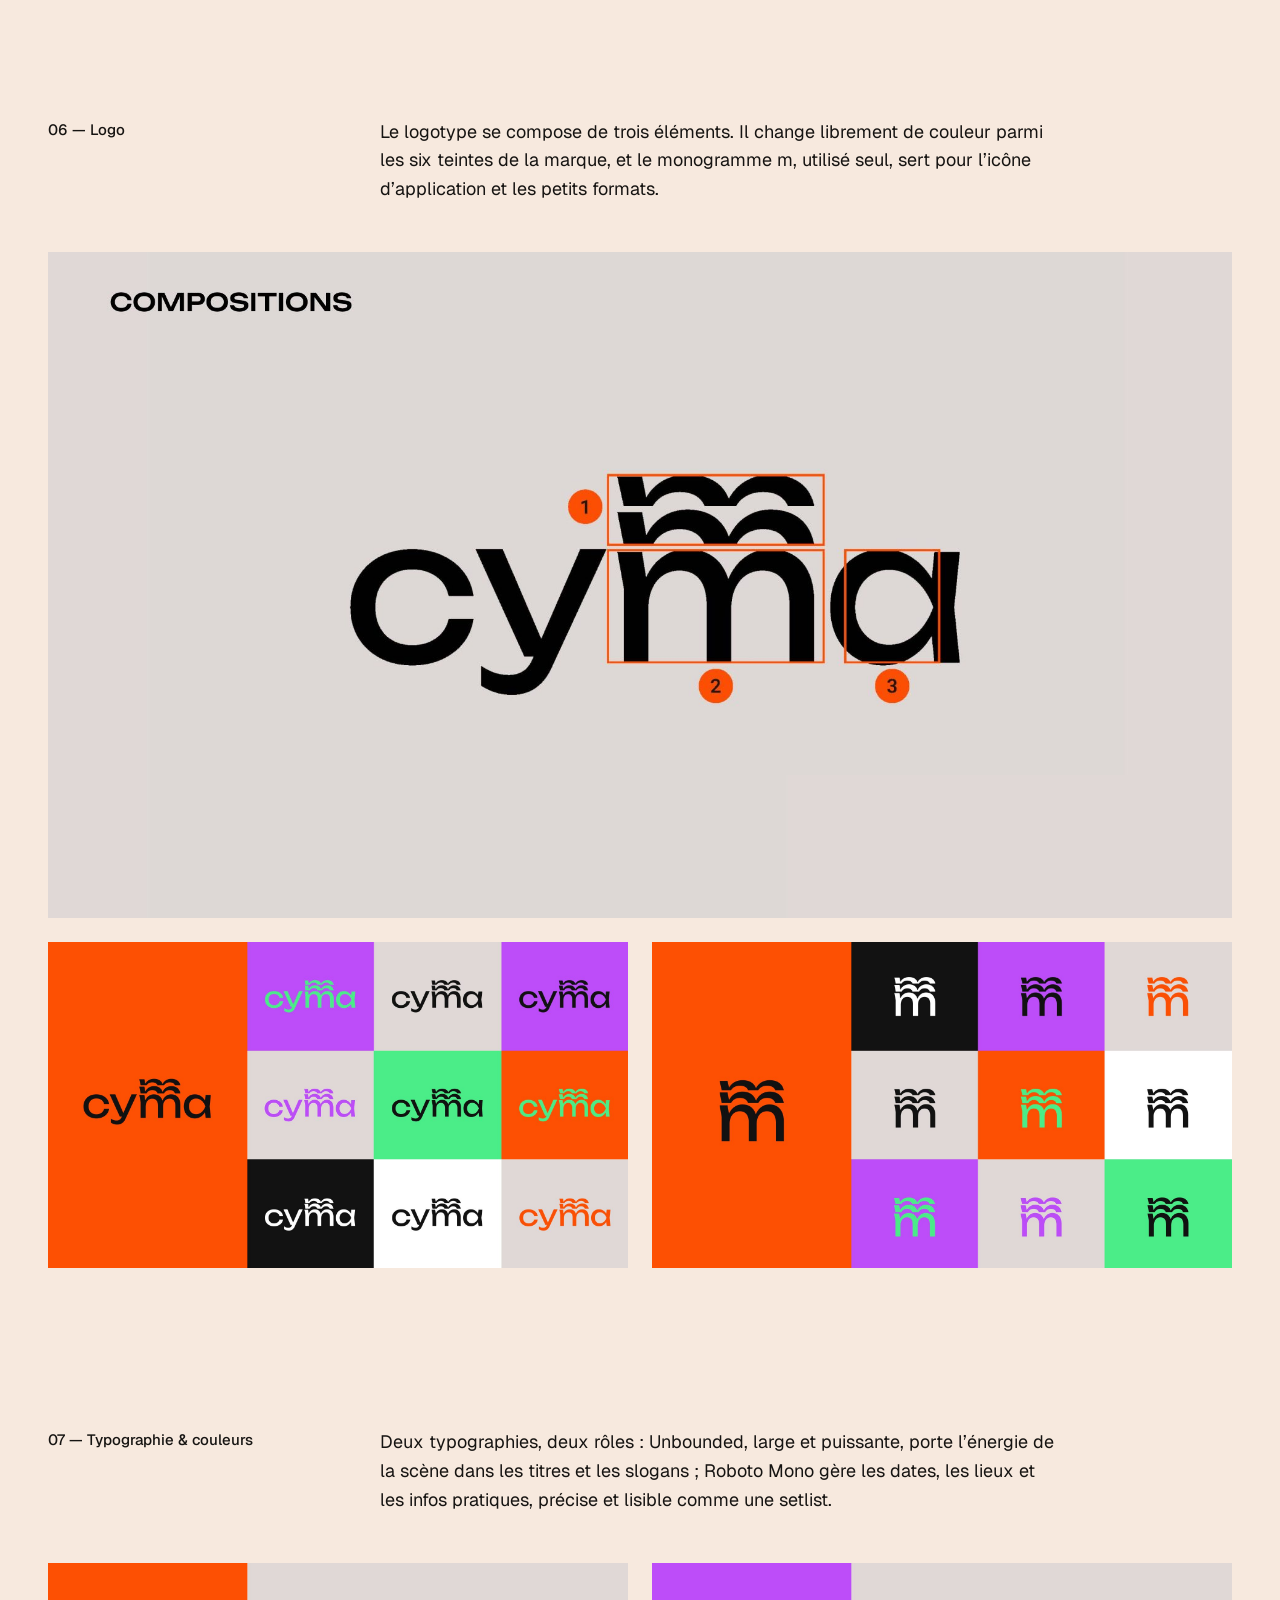
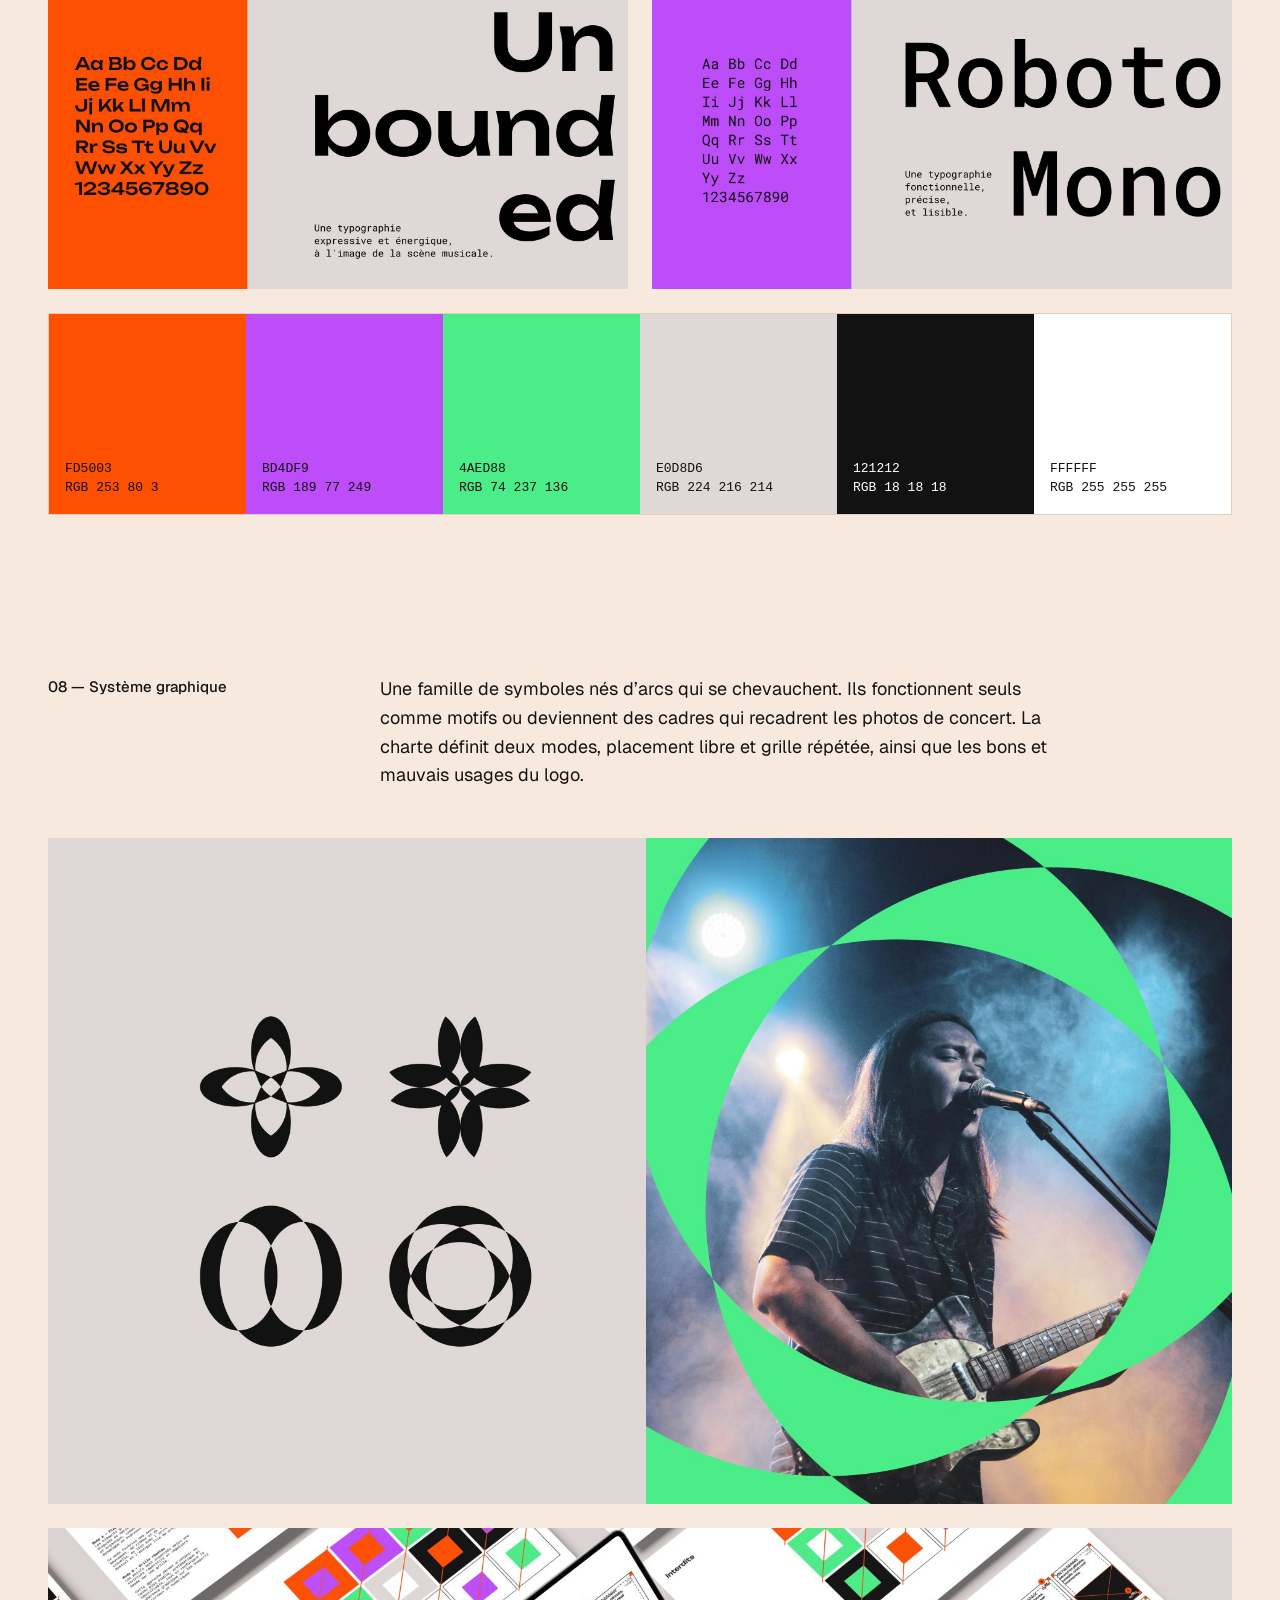
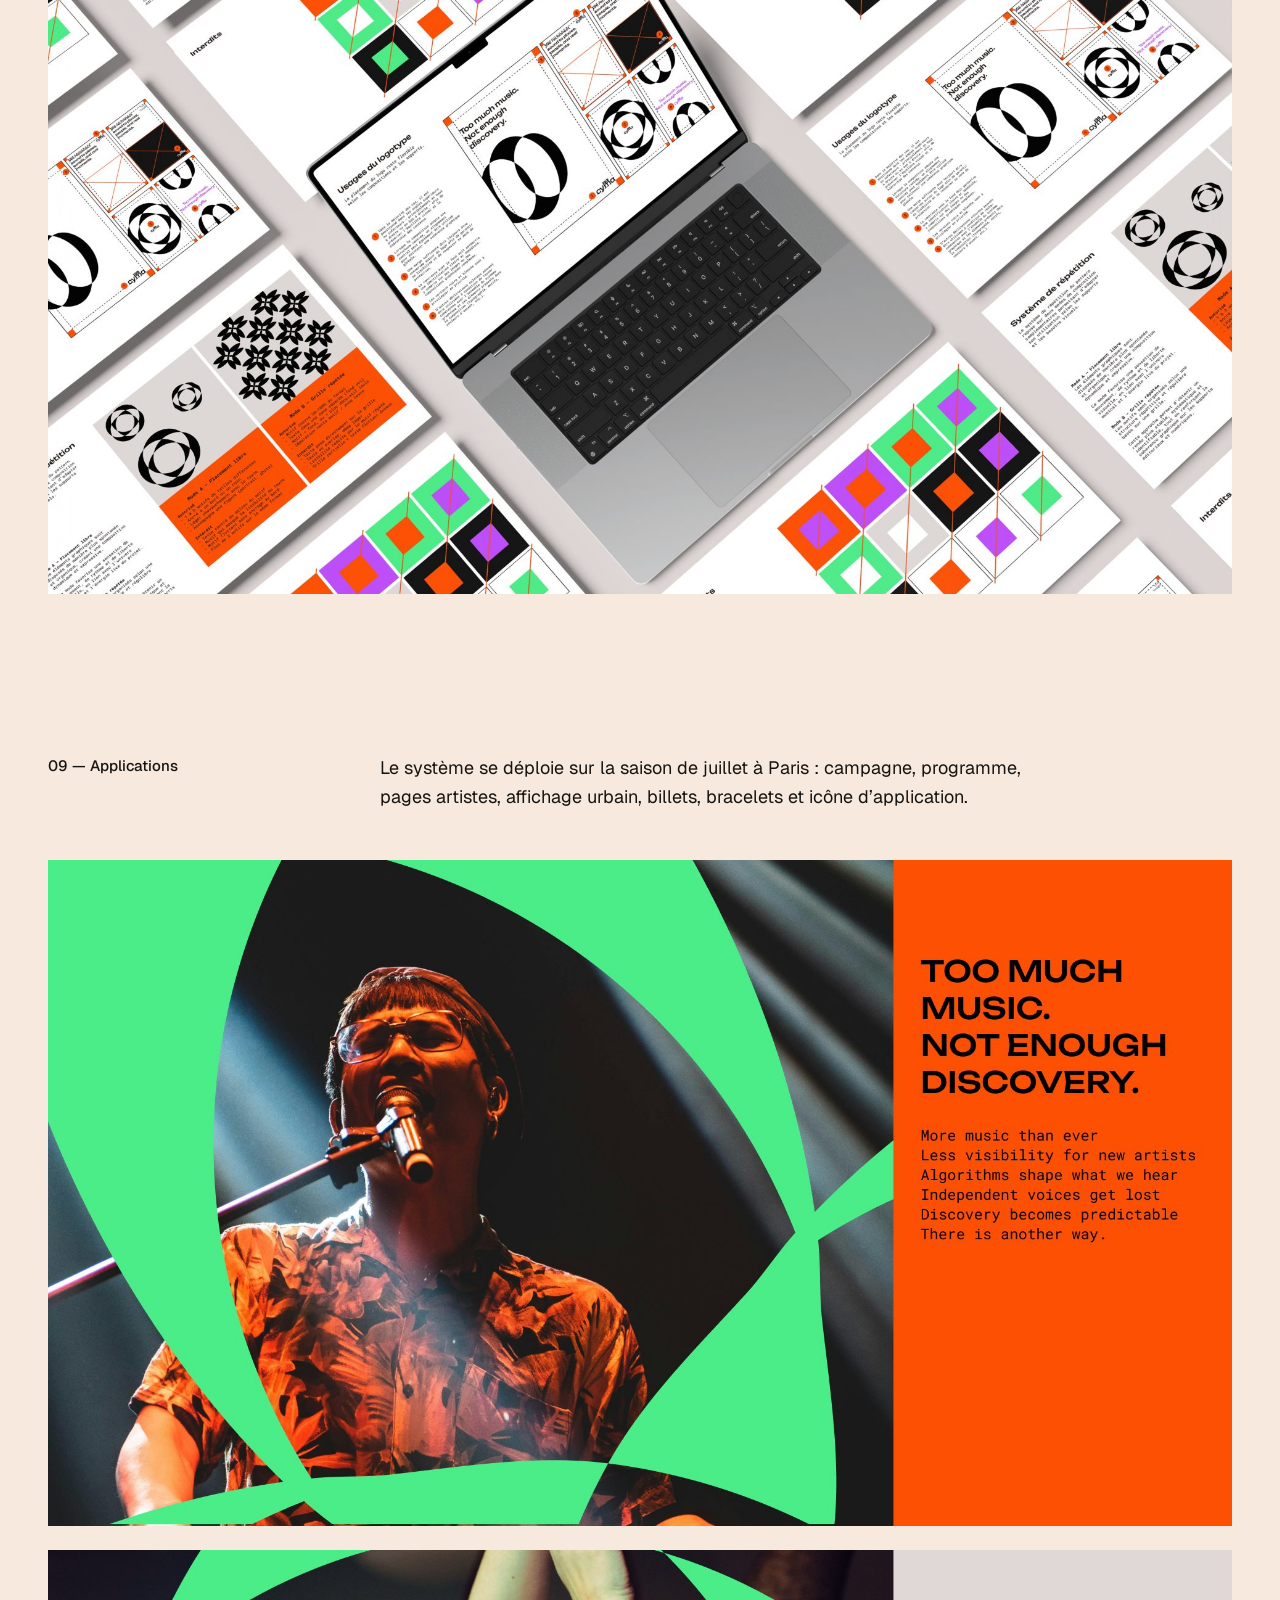
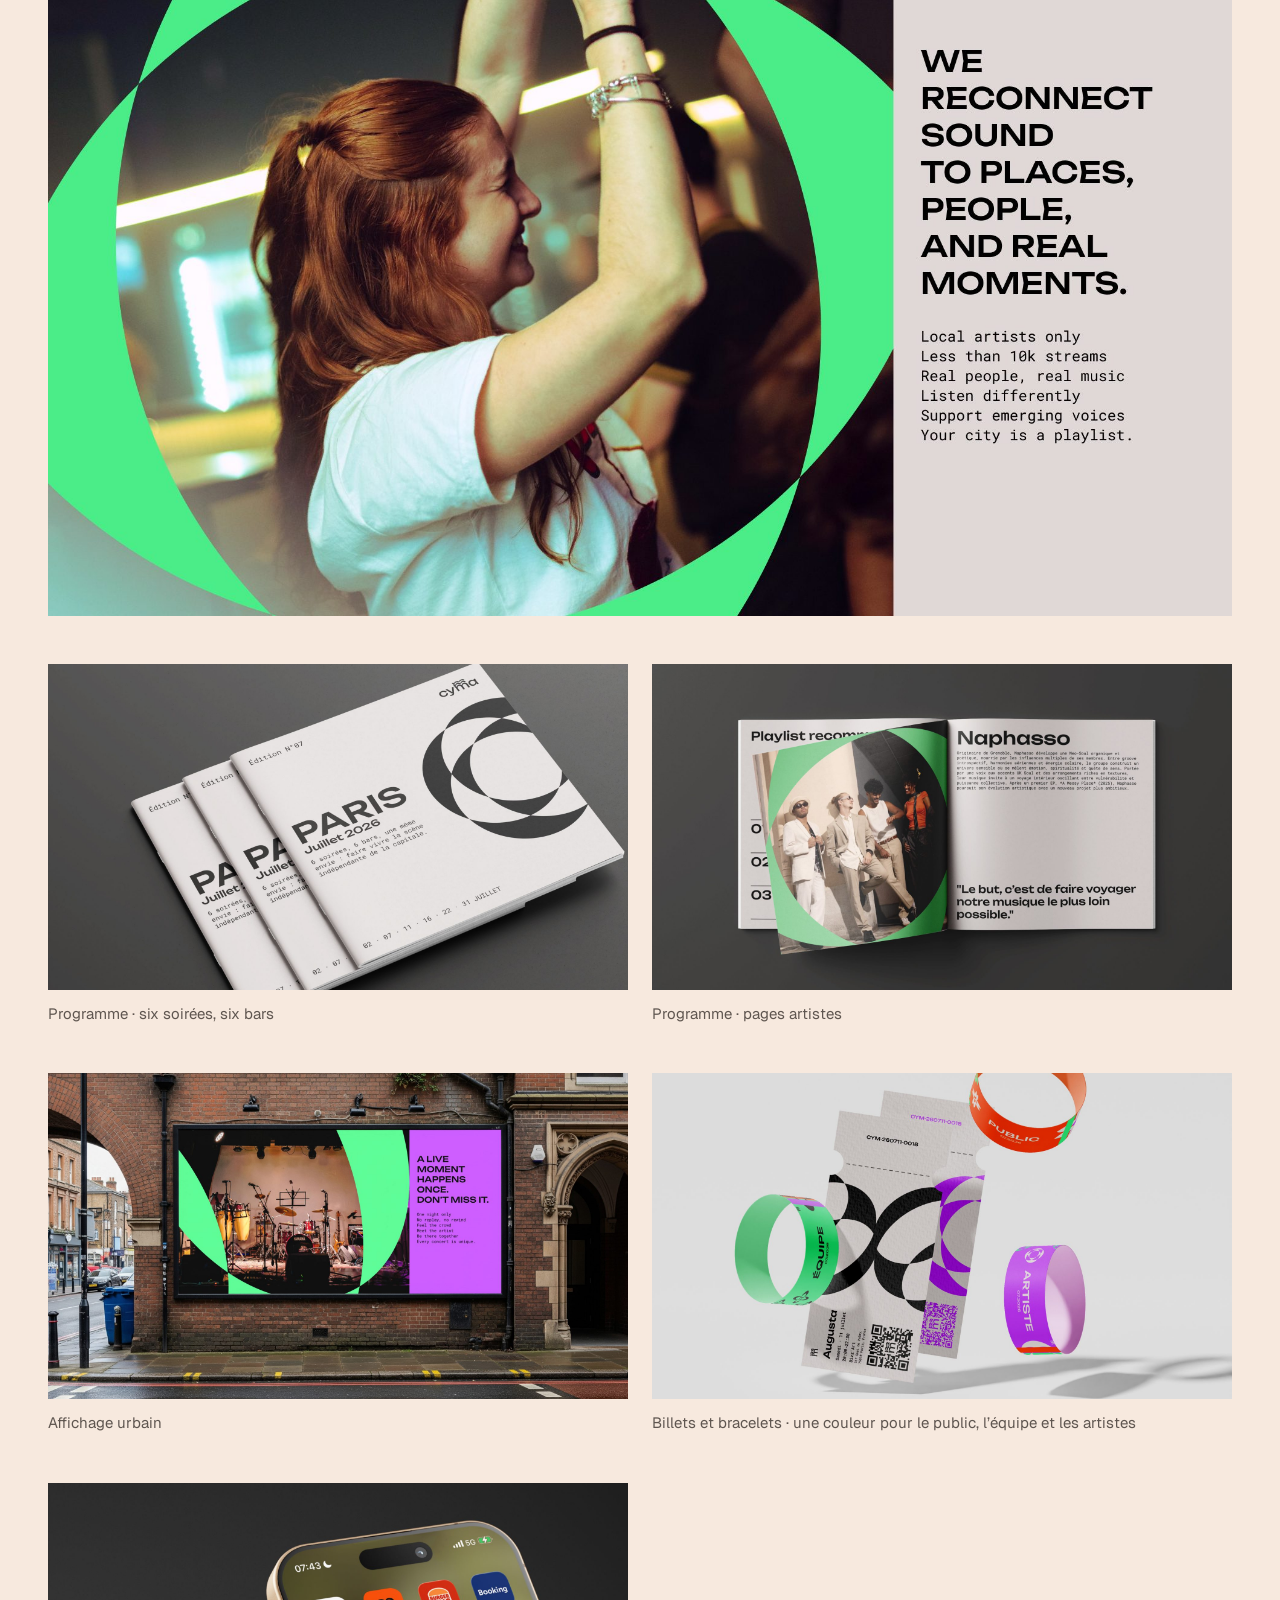
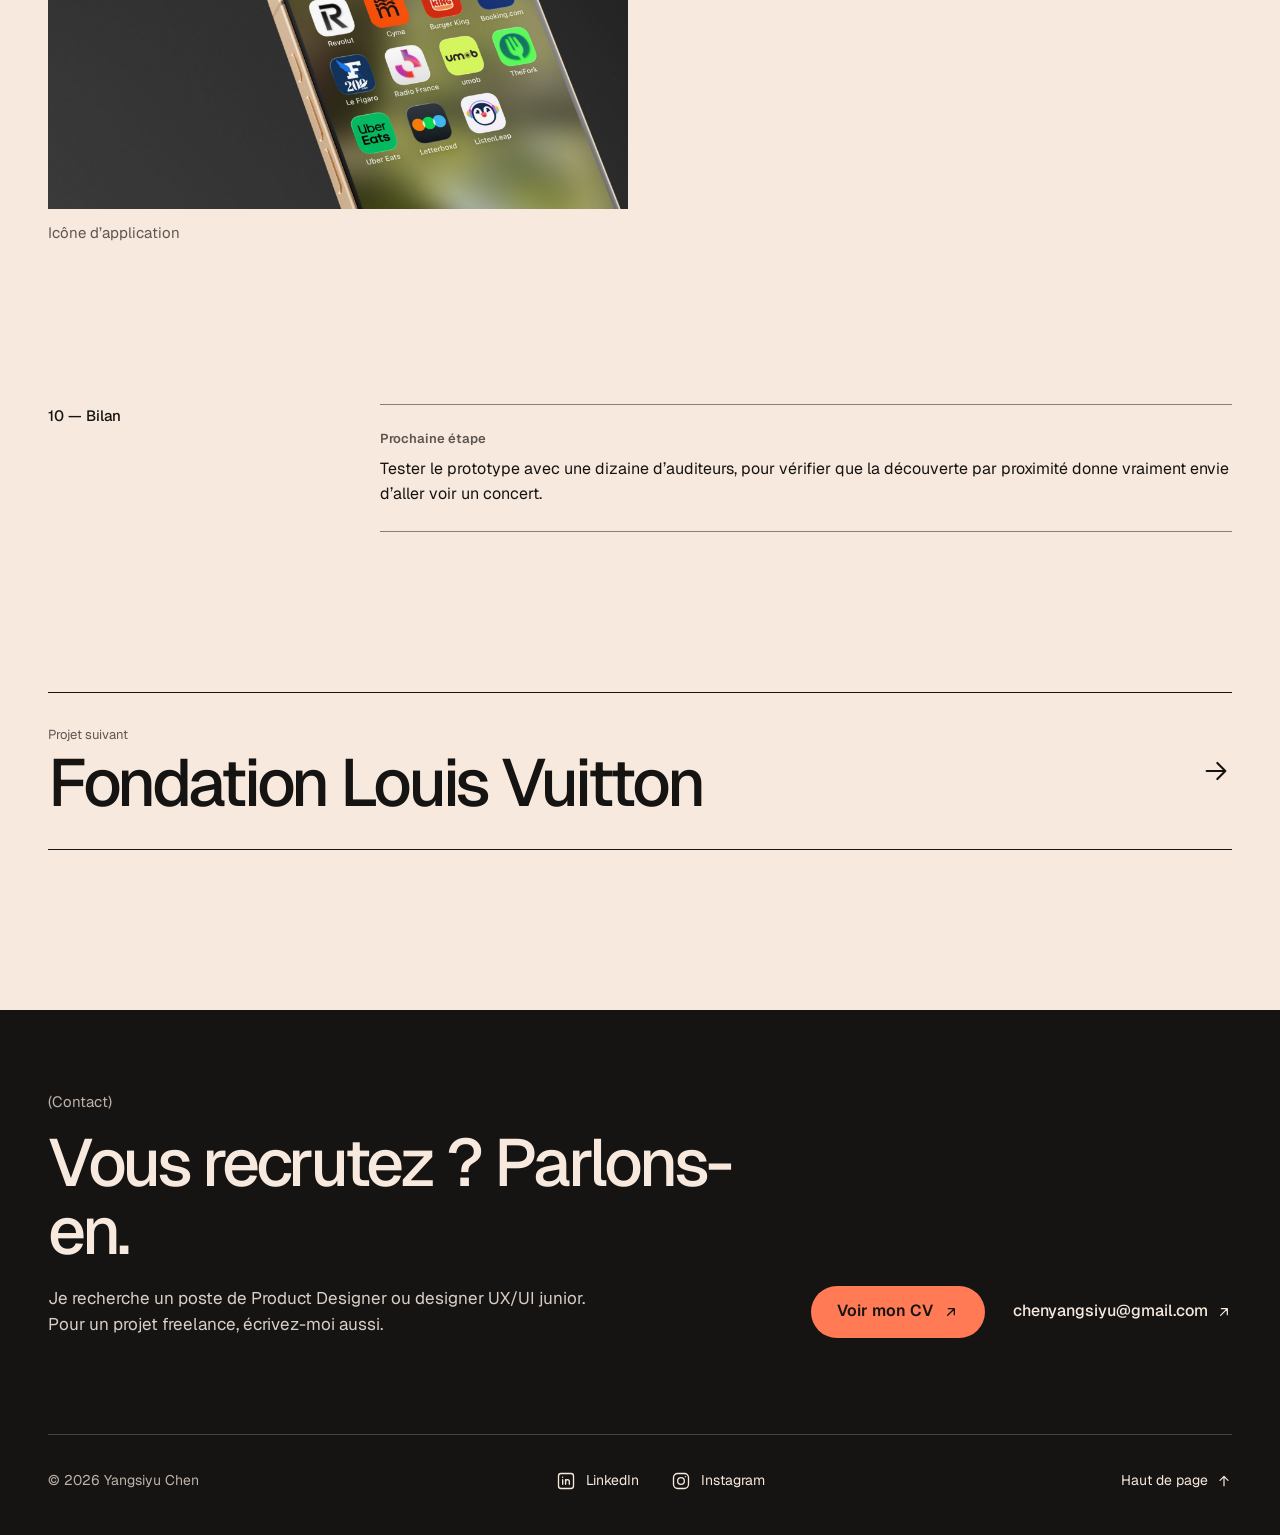
<file: cyma.html>
<!doctype html>
<html lang="fr">
<head>
<meta charset="utf-8">
<meta name="viewport" content="width=device-width, initial-scale=1">
<title>Cyma · Yangsiyu Chen</title>
<meta name="description" content="Portfolio de Yangsiyu Chen, Product &amp; UX/UI designer à Paris : recherche utilisateur, prototypage, UI et accessibilité.">
<meta property="og:title" content="Cyma · Yangsiyu Chen">
<meta property="og:description" content="Portfolio de Yangsiyu Chen, Product &amp; UX/UI designer à Paris : recherche utilisateur, prototypage, UI et accessibilité.">
<meta property="og:type" content="website">
<meta name="theme-color" content="#f7e9de">
<link rel="icon" type="image/png" href="assets/img/logo.png">
<link rel="alternate" hreflang="fr" href="cyma.html">
<link rel="alternate" hreflang="en" href="en/cyma.html">
<link rel="alternate" hreflang="zh-CN" href="zh/cyma.html">
<link rel="preconnect" href="https://fonts.googleapis.com">
<link rel="preconnect" href="https://fonts.gstatic.com" crossorigin>
<link rel="stylesheet" href="https://fonts.googleapis.com/css2?family=Geist:wght@300;400;500;600&amp;family=Noto+Sans+SC:wght@400;500;600&amp;display=swap">
<link rel="stylesheet" href="assets/css/base.css">
<link rel="stylesheet" href="assets/css/cyma.css">
<script src="assets/js/main.js" defer></script>
</head>
<body data-lang="fr">
<div id="top" class="site" lang="fr" style="background: #f7e9de; color: #161412; font-family: 'Geist', 'Noto Sans SC', system-ui, sans-serif; font-size: 16px; line-height: 1.55; min-height: 100%; overflow-x: hidden">
<div class="wrap" style="padding-top: 28px">

<header class="hdr">
<div class="hdr-logo"><a href="index.html" class="logo-link"><img src="assets/img/logo.png" alt="Yangsiyu Chen" style="width: auto; display: block"></a></div>
<nav aria-label="Navigation principale" class="hdr-nav">
<a href="index.html#projets" class="nav-link" aria-current="page" style="font-weight: 600">Projets</a>
<a href="index.html#parcours" class="nav-link">Parcours</a>
<a href="assets/cv/CV_Yangsiyu_CHEN_EN.pdf" class="nav-link" target="_blank" rel="noopener">CV</a>
<a href="#contact" class="nav-link">Contact</a>
</nav>
<div role="group" aria-label="Langue" class="hdr-lang">

<button type="button" class="lang-btn" data-lang="fr" data-href="cyma.html" aria-pressed="true" style="min-width: 40px; min-height: 36px; padding: 0 6px; border: 0; border-radius: 0; background: transparent; color: #161412; font: inherit; font-size: 14px; font-weight: 600; text-decoration: underline; text-decoration-color: #db3e1d; text-decoration-thickness: 2px; text-underline-offset: 6px; cursor: pointer">FR</button>

<button type="button" class="lang-btn" data-lang="en" data-href="en/cyma.html" aria-pressed="false" style="min-width: 40px; min-height: 36px; padding: 0 6px; border: 0; border-radius: 0; background: transparent; color: #5f5650; font: inherit; font-size: 14px; font-weight: 400; text-decoration: none; text-decoration-color: #db3e1d; text-decoration-thickness: 2px; text-underline-offset: 6px; cursor: pointer">EN</button>

<button type="button" class="lang-btn" data-lang="zh" data-href="zh/cyma.html" aria-pressed="false" style="min-width: 40px; min-height: 36px; padding: 0 6px; border: 0; border-radius: 0; background: transparent; color: #5f5650; font: inherit; font-size: 14px; font-weight: 400; text-decoration: none; text-decoration-color: #db3e1d; text-decoration-thickness: 2px; text-underline-offset: 6px; cursor: pointer">中</button>

</div>
</header>

<section style="margin-top: 96px">
<a href="index.html" class="nav-link" style="display: inline-flex; align-items: center; gap: 8px; font-size: 15px; min-height: 44px">
<svg width="16" height="16" viewBox="0 0 24 24" fill="none" stroke="currentColor" stroke-width="1.8" stroke-linecap="round" stroke-linejoin="round" aria-hidden="true"><path d="M19 12H5M11 6l-6 6 6 6"></path></svg>Tous les projets</a>
<p style="margin: 40px 0 16px; display: flex; align-items: center; gap: 8px; font-size: 14px; font-weight: 500"><span aria-hidden="true" style="flex-shrink: 0; width: 8px; height: 8px; border-radius: 999px; background: #db3e1d"></span>Design produit · Identité visuelle · 2026</p>
<h1 class="t-display">Cyma</h1>
<p class="t-lead" style="margin-top: 32px; max-width: 860px">Une application pour découvrir les artistes locaux et indépendants, et faire de <span style="text-decoration: underline; text-decoration-color: #db3e1d; text-decoration-thickness: 0.07em; text-underline-offset: 0.14em">la ville elle-même une playlist</span>.</p>
<dl class="meta">
<div><dt style="font-size: 13px; color: #5f5650">Rôle</dt><dd style="margin: 4px 0 0">Recherche, parcours utilisateurs, écrans UI, prototype Figma et identité visuelle</dd></div>
<div><dt style="font-size: 13px; color: #5f5650">Type</dt><dd style="margin: 4px 0 0">Projet de fin d’études · Application mobile</dd></div>
<div><dt style="font-size: 13px; color: #5f5650">Année</dt><dd style="margin: 4px 0 0">2026</dd></div>
<div><dt style="font-size: 13px; color: #5f5650">Livrables</dt><dd style="margin: 4px 0 0">Recherche utilisateur, parcours, prototype interactif, identité visuelle, charte, print et supports événementiels</dd></div>
</dl>
</section>
</div>

<div data-par="1" style="margin-top: 48px; width: 100%; aspect-ratio: 16 / 9; max-height: 900px; overflow: hidden">
<img src="assets/img/cyma/cyma-mockup.jpg" alt="Smartphone posé contre une grille, affichant l’accueil de Cyma : rythme d’écoute, artiste du jour et artistes du quartier" style="width: 100%; height: 100%; display: block; object-fit: cover; transform: translateY(0.0px) scale(1.12); will-change: transform" data-k="50">
</div>

<div class="wrap">

<section aria-labelledby="s1" class="mt-l">
<div class="split">
<h2 id="s1" class="t-label">01 — Le problème</h2>
<div style="min-width: 0">
<p class="t-statement">La musique n’a jamais été aussi accessible. Et pourtant, on découvre de moins en moins.</p>
<p class="t-body" style="margin-top: 24px">Les plateformes de streaming débordent de titres, mais ce sont les algorithmes qui décident de ce que l’on écoute. Résultat : on tourne en rond dans les mêmes artistes, et la scène indépendante reste invisible, y compris dans sa propre ville.</p>
</div>
</div>
<div class="g3 mt-m">
<div class="card lift">
<p class="t-h1" style="color: #b5301a">+100 000</p>
<p style="margin: 12px 0 0; font-size: 16px">nouveaux morceaux mis en ligne chaque jour</p>
</div>
<div class="card lift">
<p class="t-over">Observation</p>
<p class="t-h3" style="margin-top: 12px">L’abondance de l’offre ne garantit plus la diversité des découvertes.</p>
</div>
<div class="card lift">
<p class="t-over">Observation</p>
<p class="t-h3" style="margin-top: 12px">Les systèmes de recommandation influencent la diversité des contenus proposés.</p>
</div>
</div>
<div style="margin-top: 24px; padding: 32px; background: #161412; color: #f7e9de">
<p style="margin: 0; font-size: 13px; font-weight: 600; color: #bdb3ab">Tension</p>
<p class="t-h3" style="margin-top: 12px; max-width: 760px">Malgré une offre musicale toujours plus riche, les auditeurs passent à côté d’une grande partie de la scène indépendante.</p>
<p style="margin: 32px 0 0; font-size: 13px; font-weight: 600; color: #ff8a66">Question de design</p>
<p class="t-statement" style="margin-top: 12px; max-width: 900px">Comment redonner une place à la découverte musicale dans nos habitudes d’écoute ?</p>
</div>
</section>

<section aria-labelledby="s2" class="mt-l">
<div class="split">
<h2 id="s2" class="t-label">02 — Recherche utilisateur</h2>
<div style="min-width: 0">
<p class="t-statement">Comprendre comment on découvre, ou pas, de nouveaux artistes.</p>
<p class="t-body" style="margin-top: 24px">J’ai diffusé un questionnaire auditeurs en ligne : onze questions en trois parties, qui ont recueilli 30 réponses.</p>
</div>
</div>
<div class="g3 mt-m">

<div class="card lift">
<p class="t-over">5 questions</p>
<h3 class="t-h3" style="margin-top: 8px">Profil &amp; habitudes d’écoute</h3>
<ul style="margin: 16px 0 0; padding: 0 0 0 18px; display: flex; flex-direction: column; gap: 8px; font-size: 15px; line-height: 1.5">

<li>Âge et fréquence d’écoute</li>

<li>Genres écoutés le plus souvent</li>

<li>Plateformes principales</li>

<li>Les plateformes favorisent-elles un petit nombre d’artistes ?</li>

</ul>
</div>

<div class="card lift">
<p class="t-over">3 questions</p>
<h3 class="t-h3" style="margin-top: 8px">Frustrations &amp; envies</h3>
<ul style="margin: 16px 0 0; padding: 0 0 0 18px; display: flex; flex-direction: column; gap: 8px; font-size: 15px; line-height: 1.5">

<li>Principal obstacle à la découverte de nouveaux artistes</li>

<li>Enthousiasme pour la découverte, de 1 à 5</li>

<li>Ce qui donnerait envie de découvrir un artiste émergent</li>

</ul>
</div>

<div class="card lift">
<p class="t-over">3 questions</p>
<h3 class="t-h3" style="margin-top: 8px">Idée du projet</h3>
<ul style="margin: 16px 0 0; padding: 0 0 0 18px; display: flex; flex-direction: column; gap: 8px; font-size: 15px; line-height: 1.5">

<li>Intérêt pour des artistes émergents proches de chez soi</li>

<li>Formes de soutien envisagées : live, micro-don, merch, partage…</li>

<li>Remarques et attentes libres</li>

</ul>
</div>

</div>

<div style="margin-top: 64px">
<h3 class="t-label">Ce que disent les réponses</h3>
<p class="t-body" style="margin-top: 8px; color: #5f5650">Questionnaire exploratoire, 30 répondants de 18 à 35 ans. Deux résultats ont guidé le concept.</p>
<div class="g2" style="margin-top: 24px">

<div class="card" style="min-width: 0">
<p style="margin: 0; font-size: 56px; font-weight: 500; line-height: 1; letter-spacing: -0.03em; color: #b5301a">18/30</p>
<p class="t-h3" style="margin-top: 12px">citent le trop-plein de choix comme principal frein à la découverte.</p>
<ul style="list-style: none; margin: 24px 0 0; padding: 0; display: flex; flex-direction: column; gap: 14px">

<li style="font-size: 15px; line-height: 1.4">
<span style="display: flex; justify-content: space-between; gap: 12px"><span>Trop de choix</span><span style="font-variant-numeric: tabular-nums; color: #5f5650">18</span></span>
<span aria-hidden="true" style="display: block; margin-top: 6px; height: 8px; background: #ead8ca"><span style="display: block; height: 8px; width: 60.0%; background: #db3e1d"></span></span>
</li>

<li style="font-size: 15px; line-height: 1.4">
<span style="display: flex; justify-content: space-between; gap: 12px"><span>Manque de temps</span><span style="font-variant-numeric: tabular-nums; color: #5f5650">15</span></span>
<span aria-hidden="true" style="display: block; margin-top: 6px; height: 8px; background: #ead8ca"><span style="display: block; height: 8px; width: 50.0%; background: #73685f"></span></span>
</li>

<li style="font-size: 15px; line-height: 1.4">
<span style="display: flex; justify-content: space-between; gap: 12px"><span>Recommandations peu pertinentes</span><span style="font-variant-numeric: tabular-nums; color: #5f5650">12</span></span>
<span aria-hidden="true" style="display: block; margin-top: 6px; height: 8px; background: #ead8ca"><span style="display: block; height: 8px; width: 40.0%; background: #73685f"></span></span>
</li>

<li style="font-size: 15px; line-height: 1.4">
<span style="display: flex; justify-content: space-between; gap: 12px"><span>Difficile de trouver des artistes de qualité</span><span style="font-variant-numeric: tabular-nums; color: #5f5650">12</span></span>
<span aria-hidden="true" style="display: block; margin-top: 6px; height: 8px; background: #ead8ca"><span style="display: block; height: 8px; width: 40.0%; background: #73685f"></span></span>
</li>

</ul>
<p style="margin: 24px 0 0; padding-top: 16px; border-top: 1px solid #e3cdbd; font-size: 15px; line-height: 1.5"><span style="font-weight: 600">Dans Cyma&nbsp;:</span> un seul artiste mis en avant chaque jour, «&nbsp;L’artiste du jour&nbsp;».</p>
</div>

<div class="card" style="min-width: 0">
<p style="margin: 0; font-size: 56px; font-weight: 500; line-height: 1; letter-spacing: -0.03em; color: #b5301a">17/30</p>
<p class="t-h3" style="margin-top: 12px">aimeraient découvrir des artistes émergents proches de chez eux, et 8 de plus peut-être.</p>
<ul style="list-style: none; margin: 24px 0 0; padding: 0; display: flex; flex-direction: column; gap: 14px">

<li style="font-size: 15px; line-height: 1.4">
<span style="display: flex; justify-content: space-between; gap: 12px"><span>Oui</span><span style="font-variant-numeric: tabular-nums; color: #5f5650">17</span></span>
<span aria-hidden="true" style="display: block; margin-top: 6px; height: 8px; background: #ead8ca"><span style="display: block; height: 8px; width: 56.7%; background: #db3e1d"></span></span>
</li>

<li style="font-size: 15px; line-height: 1.4">
<span style="display: flex; justify-content: space-between; gap: 12px"><span>Peut-être</span><span style="font-variant-numeric: tabular-nums; color: #5f5650">8</span></span>
<span aria-hidden="true" style="display: block; margin-top: 6px; height: 8px; background: #ead8ca"><span style="display: block; height: 8px; width: 26.7%; background: #73685f"></span></span>
</li>

<li style="font-size: 15px; line-height: 1.4">
<span style="display: flex; justify-content: space-between; gap: 12px"><span>Non</span><span style="font-variant-numeric: tabular-nums; color: #5f5650">5</span></span>
<span aria-hidden="true" style="display: block; margin-top: 6px; height: 8px; background: #ead8ca"><span style="display: block; height: 8px; width: 16.7%; background: #73685f"></span></span>
</li>

</ul>
<p style="margin: 24px 0 0; padding-top: 16px; border-top: 1px solid #e3cdbd; font-size: 15px; line-height: 1.5"><span style="font-weight: 600">Dans Cyma&nbsp;:</span> la rubrique «&nbsp;Dans ton quartier&nbsp;» montre les artistes et concerts à proximité.</p>
</div>

</div>
</div>

<div class="persona" style="margin-top: 64px">
<div class="persona-a">
<p style="margin: 0; font-size: 13px; font-weight: 600; color: #bdb3ab">Cible</p>
<h3 class="t-lead" style="margin-top: 8px">Les auditeurs sensibles</h3>
<p style="margin: 16px 0 0; font-size: 16px; line-height: 1.55; color: #d9cfc7">Des auditeurs curieux, intéressés par la découverte de nouveaux artistes et de nouvelles scènes musicales.</p>
<ul style="margin: 24px 0 0; padding: 0; list-style: none; display: flex; flex-wrap: wrap; gap: 8px">

<li style="padding: 4px 12px; border: 1px solid #8a7f77; border-radius: 999px; font-size: 13px; font-weight: 500">Jeunes auditeurs</li>

<li style="padding: 4px 12px; border: 1px solid #8a7f77; border-radius: 999px; font-size: 13px; font-weight: 500">Curieux·ses</li>

<li style="padding: 4px 12px; border: 1px solid #8a7f77; border-radius: 999px; font-size: 13px; font-weight: 500">Écoute quotidienne</li>

<li style="padding: 4px 12px; border: 1px solid #8a7f77; border-radius: 999px; font-size: 13px; font-weight: 500">Étudiant·e / employé·e</li>

<li style="padding: 4px 12px; border: 1px solid #8a7f77; border-radius: 999px; font-size: 13px; font-weight: 500">Plateformes de streaming</li>

</ul>
</div>
<div class="persona-b">
<div style="min-width: 0">
<h4 class="t-h3">Frustrations</h4>
<ul style="margin: 16px 0 0; padding: 0; list-style: none; display: flex; flex-direction: column; gap: 12px">

<li style="display: flex; gap: 12px; align-items: flex-start"><span aria-hidden="true" style="flex-shrink: 0; margin-top: 9px; width: 8px; height: 8px; background: #b5301a"></span><span>L’impression d’écouter toujours les mêmes artistes</span></li>

<li style="display: flex; gap: 12px; align-items: flex-start"><span aria-hidden="true" style="flex-shrink: 0; margin-top: 9px; width: 8px; height: 8px; background: #b5301a"></span><span>Du mal à trouver de nouveaux artistes intéressants</span></li>

<li style="display: flex; gap: 12px; align-items: flex-start"><span aria-hidden="true" style="flex-shrink: 0; margin-top: 9px; width: 8px; height: 8px; background: #b5301a"></span><span>Des recommandations parfois peu diversifiées</span></li>

</ul>
</div>
<div style="min-width: 0">
<h4 class="t-h3">Besoins</h4>
<ul style="margin: 16px 0 0; padding: 0; list-style: none; display: flex; flex-direction: column; gap: 12px">

<li style="display: flex; gap: 12px; align-items: flex-start"><span aria-hidden="true" style="flex-shrink: 0; margin-top: 8px; width: 9px; height: 9px; border-radius: 999px; background: #2e6b66"></span><span>Découvrir de nouveaux artistes émergents</span></li>

<li style="display: flex; gap: 12px; align-items: flex-start"><span aria-hidden="true" style="flex-shrink: 0; margin-top: 8px; width: 9px; height: 9px; border-radius: 999px; background: #2e6b66"></span><span>Vivre des expériences musicales différentes</span></li>

<li style="display: flex; gap: 12px; align-items: flex-start"><span aria-hidden="true" style="flex-shrink: 0; margin-top: 8px; width: 9px; height: 9px; border-radius: 999px; background: #2e6b66"></span><span>Pouvoir soutenir directement les artistes</span></li>

</ul>
</div>
</div>
</div>

<blockquote style="margin: 64px 0 0; padding: 0; max-width: 900px">
<p class="t-statement">« On ne s’attache pas à un artiste grâce à un algorithme. On crée un lien grâce à une expérience vécue. »</p>
<p style="margin: 16px 0 0; font-size: 15px; color: #5f5650">L’insight qui a guidé le projet</p>
</blockquote>
</section>

<section aria-labelledby="s3" class="mt-l">
<div class="split">
<h2 id="s3" class="t-label">03 — Analyse concurrentielle</h2>
<div style="min-width: 0">
<p class="t-statement">Sofar Sounds</p>
<p class="t-body" style="margin-top: 24px">Le concurrent le plus proche de l’idée de Cyma : des concerts intimistes qui mettent en avant des artistes émergents.</p>
<div class="swot" style="margin-top: 32px">

<div style="min-width: 0">
<h3 class="t-h3">Produit &amp; service</h3>
<ul style="margin: 12px 0 0; padding: 0 0 0 18px; display: flex; flex-direction: column; gap: 6px; font-size: 15px; line-height: 1.5">

<li>Concerts intimistes dans des lieux atypiques</li>

<li>Mise en avant d’artistes émergents</li>

<li>Expérience musicale immersive</li>

</ul>
</div>

<div style="min-width: 0">
<h3 class="t-h3">Stratégie marketing</h3>
<ul style="margin: 12px 0 0; padding: 0 0 0 18px; display: flex; flex-direction: column; gap: 6px; font-size: 15px; line-height: 1.5">

<li>Communication centrée sur l’expérience et la découverte</li>

<li>Effet de surprise : line-up souvent caché</li>

<li>Développement d’une communauté engagée</li>

</ul>
</div>

<div style="min-width: 0">
<h3 class="t-h3">Forces</h3>
<ul style="margin: 12px 0 0; padding: 0 0 0 18px; display: flex; flex-direction: column; gap: 6px; font-size: 15px; line-height: 1.5">

<li>Expérience forte et différenciante</li>

<li>Valorisation des artistes émergents</li>

<li>Dimension locale et humaine</li>

</ul>
</div>

<div style="min-width: 0">
<h3 class="t-h3">Faiblesses</h3>
<ul style="margin: 12px 0 0; padding: 0 0 0 18px; display: flex; flex-direction: column; gap: 6px; font-size: 15px; line-height: 1.5">

<li>Accès limité, événements ponctuels</li>

<li>Pas de plateforme digitale complète</li>

<li>Difficile à faire grandir</li>

</ul>
</div>

</div>
<div style="margin-top: 32px; padding: 28px; background: #eedacb">
<p class="t-over">Ce que Cyma en retient</p>
<ul style="margin: 12px 0 0; padding: 0 0 0 18px; display: flex; flex-direction: column; gap: 8px; font-size: 16px; line-height: 1.5">

<li>Garder ce qui fait la force de Sofar : le live, l’humain, l’ancrage local.</li>

<li>Ajouter ce qui lui manque : une plateforme digitale pour découvrir toute l’année, pas seulement le soir du concert.</li>

<li>S’appuyer sur un réseau de bars partenaires pour proposer des concerts réguliers.</li>

</ul>
</div>
</div>
</div>
</section>

<section aria-labelledby="s4" class="mt-l">
<div class="split">
<h2 id="s4" class="t-label">04 — La solution</h2>
<div style="min-width: 0">
<p class="t-statement">Cyma connecte les auditeurs, les artistes indépendants et les lieux de diffusion à proximité.</p>
<p class="t-body" style="margin-top: 24px">Une plateforme de recherche musicale locale. Deux règles : uniquement des artistes locaux, et moins de 10 000 écoutes.</p>
</div>
</div>

<div class="mt-m" role="group" aria-label="Les trois publics de Cyma">
<div class="eco-top"><span style="padding: 10px 28px; border-radius: 999px; background: #161412; color: #f7e9de; font-size: 18px; font-weight: 600; letter-spacing: -0.02em">Cyma</span></div>
<div class="eco-stem"></div>
<div class="eco-line"></div>
<div class="eco">

<div style="min-width: 0">
<div class="eco-stem"></div>
<div class="card lift" style="text-align: center">
<h3 class="t-h3">Auditeurs</h3>
<p style="margin: 8px 0 0; font-size: 15px; color: #5f5650">Découvrir des artistes près de chez soi</p>
</div>
</div>

<div style="min-width: 0">
<div class="eco-stem"></div>
<div class="card lift" style="text-align: center">
<h3 class="t-h3">Artistes indépendants</h3>
<p style="margin: 8px 0 0; font-size: 15px; color: #5f5650">Gagner en visibilité auprès d’un public local</p>
</div>
</div>

<div style="min-width: 0">
<div class="eco-stem"></div>
<div class="card lift" style="text-align: center">
<h3 class="t-h3">Lieux de diffusion</h3>
<p style="margin: 8px 0 0; font-size: 15px; color: #5f5650">Accueillir des concerts et faire venir du public</p>
</div>
</div>

</div>
</div>

<div style="margin-top: 64px">
<div class="map" style="border-top: 1px solid #8a7f77; padding: 12px 0">
<p class="t-over">Besoin de la cible</p><span></span><p class="t-over">Réponse de Cyma</p>
</div>

<div class="map hov">
<p style="margin: 0; font-size: 16px">Découvrir de nouveaux artistes émergents</p>
<svg class="map-arrow" width="24" height="24" viewBox="0 0 24 24" fill="none" stroke="#b5301a" stroke-width="1.8" stroke-linecap="round" stroke-linejoin="round" aria-hidden="true"><path d="M5 12h14M13 6l6 6-6 6"></path></svg>
<p class="t-h3">Une plateforme de découverte par proximité</p>
</div>

<div class="map hov">
<p style="margin: 0; font-size: 16px">Vivre des expériences musicales différentes</p>
<svg class="map-arrow" width="24" height="24" viewBox="0 0 24 24" fill="none" stroke="#b5301a" stroke-width="1.8" stroke-linecap="round" stroke-linejoin="round" aria-hidden="true"><path d="M5 12h14M13 6l6 6-6 6"></path></svg>
<p class="t-h3">Des concerts dans des bars partenaires</p>
</div>

<div class="map hov">
<p style="margin: 0; font-size: 16px">Pouvoir soutenir directement les artistes</p>
<svg class="map-arrow" width="24" height="24" viewBox="0 0 24 24" fill="none" stroke="#b5301a" stroke-width="1.8" stroke-linecap="round" stroke-linejoin="round" aria-hidden="true"><path d="M5 12h14M13 6l6 6-6 6"></path></svg>
<p class="t-h3">La réservation de concerts et un magazine qui les met en avant</p>
</div>

</div>

<div class="g3" style="margin-top: 64px">

<div class="card lift" style="border-top: 6px solid #fd5003">
<p class="t-over">01</p>
<h3 class="t-h3" style="margin-top: 8px">Plateforme de découverte</h3>
<ul style="margin: 16px 0 0; padding: 0 0 0 18px; display: flex; flex-direction: column; gap: 6px; font-size: 15px; line-height: 1.5">

<li>Découvrir des artistes à proximité</li>

<li>Trouver des concerts</li>

<li>Réserver</li>

</ul>
</div>

<div class="card lift" style="border-top: 6px solid #bd4df9">
<p class="t-over">02</p>
<h3 class="t-h3" style="margin-top: 8px">Système de promotion</h3>
<ul style="margin: 16px 0 0; padding: 0 0 0 18px; display: flex; flex-direction: column; gap: 6px; font-size: 15px; line-height: 1.5">

<li>Magazine mensuel : éditorial, interviews, sélection de concerts, agenda culturel</li>

<li>Communication : réseaux sociaux, affiches</li>

</ul>
</div>

<div class="card lift" style="border-top: 6px solid #4aed88">
<p class="t-over">03</p>
<h3 class="t-h3" style="margin-top: 8px">Concerts partenaires</h3>
<ul style="margin: 16px 0 0; padding: 0 0 0 18px; display: flex; flex-direction: column; gap: 6px; font-size: 15px; line-height: 1.5">

<li>Bars partenaires</li>

<li>Artistes indépendants</li>

</ul>
</div>

</div>
<div class="zoom mt-m"><img src="assets/img/cyma/cyma-kv2-1.jpg" alt="Visuel clé : scène de concert et slogan sur fond violet" style="width: 100%; display: block; aspect-ratio: 16 / 9; object-fit: cover"></div>
</section>

<section aria-labelledby="s5" class="mt-l">
<div class="split">
<h2 id="s5" class="t-label">05 — Prototype</h2>
<div class="proto">
<div style="min-width: 0">
<p class="t-statement">Trois parcours clés, testables dans un prototype Figma.</p>
<ol style="margin: 32px 0 0; padding: 0; list-style: none; border-top: 1px solid #8a7f77">

<li class="hov" style="display: flex; gap: 20px; padding: 20px 0; border-bottom: 1px solid #8a7f77">
<span class="hov-n" style="flex-shrink: 0; width: 36px; height: 36px; border-radius: 999px; background: #161412; color: #f7e9de; font-size: 14px; font-weight: 600; display: flex; align-items: center; justify-content: center">1</span>
<div style="min-width: 0">
<h3 class="t-h3" style="margin-top: 4px">Découvrir des artistes à proximité</h3>
<p style="margin: 6px 0 0; font-size: 15px; color: #5f5650">Explorer la scène locale, écouter, suivre un artiste.</p>
</div>
</li>

<li class="hov" style="display: flex; gap: 20px; padding: 20px 0; border-bottom: 1px solid #8a7f77">
<span class="hov-n" style="flex-shrink: 0; width: 36px; height: 36px; border-radius: 999px; background: #161412; color: #f7e9de; font-size: 14px; font-weight: 600; display: flex; align-items: center; justify-content: center">2</span>
<div style="min-width: 0">
<h3 class="t-h3" style="margin-top: 4px">Parcourir les concerts</h3>
<p style="margin: 6px 0 0; font-size: 15px; color: #5f5650">Voir où et quand jouent les artistes près de chez soi.</p>
</div>
</li>

<li class="hov" style="display: flex; gap: 20px; padding: 20px 0; border-bottom: 1px solid #8a7f77">
<span class="hov-n" style="flex-shrink: 0; width: 36px; height: 36px; border-radius: 999px; background: #161412; color: #f7e9de; font-size: 14px; font-weight: 600; display: flex; align-items: center; justify-content: center">3</span>
<div style="min-width: 0">
<h3 class="t-h3" style="margin-top: 4px">Réserver et accéder à son billet</h3>
<p style="margin: 6px 0 0; font-size: 15px; color: #5f5650">Réserver une place et retrouver son billet dans l’app.</p>
</div>
</li>

</ol>
</div>
<a href="https://www.figma.com/proto/F0tg4wlJd1wf76biFwmvKl/PFE-Yangsiyu-CHEN?node-id=1350-89&amp;page-id=433%3A73&amp;scaling=scale-down&amp;content-scaling=fixed" target="_blank" rel="noopener" class="proto-card" style="width: 100%; max-width: 360px; aspect-ratio: 9 / 16; border-radius: 4px; background: #161412; color: #f7e9de; text-decoration: none; display: flex; flex-direction: column; justify-content: space-between; padding: 24px">
<span style="font-size: 13px; color: #bdb3ab">Figma · Prototype interactif</span>
<span style="display: flex; flex-direction: column; align-items: flex-start; gap: 20px">
<span class="play" aria-hidden="true" style="width: 64px; height: 64px; border-radius: 999px; background: #f7e9de; color: #161412; display: flex; align-items: center; justify-content: center">
<svg width="22" height="22" viewBox="0 0 24 24" fill="currentColor" aria-hidden="true"><path d="M8 5.5v13l11-6.5z"></path></svg></span>
<span style="font-size: 22px; font-weight: 500; line-height: 1.2; letter-spacing: -0.02em">Tester l’application Cyma</span>
<span style="display: inline-flex; align-items: center; gap: 8px; font-size: 15px; color: #d9cfc7">Ouvrir dans Figma
<svg width="14" height="14" viewBox="0 0 24 24" fill="none" stroke="currentColor" stroke-width="2" stroke-linecap="round" aria-hidden="true"><path d="M7 17L17 7M8 7h9v9"></path></svg></span>
</span>
</a>
</div>
</div>
</section>

<section aria-labelledby="s6" class="mt-l">
<div class="split">
<h2 id="s6" class="t-label">06 — Logo</h2>
<div style="min-width: 0">
<p class="t-body">Le logotype se compose de trois éléments. Il change librement de couleur parmi les six teintes de la marque, et le monogramme m, utilisé seul, sert pour l’icône d’application et les petits formats.</p>
</div>
</div>
<div class="zoom mt-m"><img src="assets/img/cyma/cyma-prez-2.jpg" alt="Construction du logotype, trois éléments numérotés" style="width: 100%; display: block; aspect-ratio: 16 / 9; object-fit: cover"></div>
<div class="g2" style="margin-top: 24px; gap: 24px">
<div class="zoom" style="min-width: 0"><img src="assets/img/cyma/cyma-prez.jpg" alt="Le logotype Cyma décliné sur les couleurs de la marque" style="width: 100%; display: block; aspect-ratio: 16 / 9; object-fit: cover"></div>
<div class="zoom" style="min-width: 0"><img src="assets/img/cyma/cyma-prez-1.jpg" alt="Le monogramme m décliné sur les couleurs de la marque" style="width: 100%; display: block; aspect-ratio: 16 / 9; object-fit: cover"></div>
</div>
</section>

<section aria-labelledby="s7" class="mt-l">
<div class="split">
<h2 id="s7" class="t-label">07 — Typographie &amp; couleurs</h2>
<p class="t-body">Deux typographies, deux rôles : Unbounded, large et puissante, porte l’énergie de la scène dans les titres et les slogans ; Roboto Mono gère les dates, les lieux et les infos pratiques, précise et lisible comme une setlist.</p>
</div>
<div class="g2 mt-m" style="gap: 24px">
<div class="zoom" style="min-width: 0"><img src="assets/img/cyma/cyma-prez-3.jpg" alt="Spécimen de la typographie Unbounded" style="width: 100%; display: block; aspect-ratio: 16 / 9; object-fit: cover"></div>
<div class="zoom" style="min-width: 0"><img src="assets/img/cyma/cyma-prez-4.jpg" alt="Spécimen de la typographie Roboto Mono" style="width: 100%; display: block; aspect-ratio: 16 / 9; object-fit: cover"></div>
</div>
<ul aria-label="Palette de la marque" class="palette" style="margin-top: 24px">
<li style="background: #fd5003; color: #121212">FD5003<br>RGB 253 80 3</li>
<li style="background: #bd4df9; color: #121212">BD4DF9<br>RGB 189 77 249</li>
<li style="background: #4aed88; color: #121212">4AED88<br>RGB 74 237 136</li>
<li style="background: #e0d8d6; color: #121212">E0D8D6<br>RGB 224 216 214</li>
<li style="background: #121212; color: #ffffff">121212<br>RGB 18 18 18</li>
<li style="background: #ffffff; color: #121212">FFFFFF<br>RGB 255 255 255</li>
</ul>
</section>

<section aria-labelledby="s8" class="mt-l">
<div class="split">
<h2 id="s8" class="t-label">08 — Système graphique</h2>
<p class="t-body">Une famille de symboles nés d’arcs qui se chevauchent. Ils fonctionnent seuls comme motifs ou deviennent des cadres qui recadrent les photos de concert. La charte définit deux modes, placement libre et grille répétée, ainsi que les bons et mauvais usages du logo.</p>
</div>
<div class="zoom mt-m"><img src="assets/img/cyma/cyma-prez-12.jpg" alt="Quatre symboles faits d’arcs et une photo de concert recadrée par un arc vert" style="width: 100%; display: block; aspect-ratio: 16 / 9; object-fit: cover"></div>
<div class="zoom" style="margin-top: 24px"><img src="assets/img/cyma/cyma-prez-6.jpg" alt="Pages de la charte graphique, avec un ordinateur montrant les usages du logo" style="width: 100%; display: block; aspect-ratio: 16 / 9; object-fit: cover"></div>
</section>

<section aria-labelledby="s9" class="mt-l">
<div class="split">
<h2 id="s9" class="t-label">09 — Applications</h2>
<p class="t-body">Le système se déploie sur la saison de juillet à Paris : campagne, programme, pages artistes, affichage urbain, billets, bracelets et icône d’application.</p>
</div>
<div class="zoom mt-m"><img src="assets/img/cyma/cyma-kv2-2.jpg" alt="Visuel clé : slogan sur fond orange, trop de musique, pas assez de découverte" style="width: 100%; display: block; aspect-ratio: 16 / 9; object-fit: cover"></div>
<div class="zoom" style="margin-top: 24px"><img src="assets/img/cyma/cyma-kv2.jpg" alt="Visuel clé Cyma : photo du public recadrée par un arc vert, à côté du slogan" style="width: 100%; display: block; aspect-ratio: 16 / 9; object-fit: cover"></div>
<div class="g2" style="margin-top: 48px">

<figure style="margin: 0; min-width: 0">
<div class="zoom"><img src="assets/img/cyma/cyma-prez-8.jpg" alt="Trois programmes de la saison de juillet à Paris" style="width: 100%; display: block; aspect-ratio: 16 / 9; object-fit: cover"></div>
<figcaption style="margin-top: 12px; font-size: 15px; color: #5f5650">Programme · six soirées, six bars</figcaption>
</figure>

<figure style="margin: 0; min-width: 0">
<div class="zoom"><img src="assets/img/cyma/cyma-prez-7.jpg" alt="Double page du programme : photo d’un groupe recadrée par un arc vert, texte de présentation" style="width: 100%; display: block; aspect-ratio: 16 / 9; object-fit: cover"></div>
<figcaption style="margin-top: 12px; font-size: 15px; color: #5f5650">Programme · pages artistes</figcaption>
</figure>

<figure style="margin: 0; min-width: 0">
<div class="zoom"><img src="assets/img/cyma/cyma-prez-10.jpg" alt="Panneau d’affichage sur un mur de briques, photo de scène et zone violette avec le slogan" style="width: 100%; display: block; aspect-ratio: 16 / 9; object-fit: cover"></div>
<figcaption style="margin-top: 12px; font-size: 15px; color: #5f5650">Affichage urbain</figcaption>
</figure>

<figure style="margin: 0; min-width: 0">
<div class="zoom"><img src="assets/img/cyma/cyma-prez-11.jpg" alt="Deux billets de concert et trois bracelets colorés : public, équipe, artiste" style="width: 100%; display: block; aspect-ratio: 16 / 9; object-fit: cover"></div>
<figcaption style="margin-top: 12px; font-size: 15px; color: #5f5650">Billets et bracelets · une couleur pour le public, l’équipe et les artistes</figcaption>
</figure>

<figure style="margin: 0; min-width: 0">
<div class="zoom"><img src="assets/img/cyma/cyma-prez-9.jpg" alt="Icône orange de l’application Cyma sur un écran de téléphone" style="width: 100%; display: block; aspect-ratio: 16 / 9; object-fit: cover"></div>
<figcaption style="margin-top: 12px; font-size: 15px; color: #5f5650">Icône d’application</figcaption>
</figure>

</div>
</section>

<section aria-labelledby="s10" class="mt-l split">
<h2 id="s10" class="t-label">10 — Bilan</h2>
<div class="g2" style="gap: 0 24px; border-top: 1px solid #8a7f77">
<div style="padding: 24px 0; border-bottom: 1px solid #8a7f77; min-width: 0">
<p class="t-over">Prochaine étape</p>
<p style="margin: 8px 0 0">Tester le prototype avec une dizaine d’auditeurs, pour vérifier que la découverte par proximité donne vraiment envie d’aller voir un concert.</p>
</div>
</div>
</section>

<a href="lv.html" class="next-link mt-l" style="display: flex; justify-content: space-between; align-items: center; gap: 24px; padding: 32px 0; border-top: 1px solid #161412; border-bottom: 1px solid #161412; color: #161412; text-decoration: none">
<span style="min-width: 0">
<span class="next-sub" style="display: block; font-size: 13px; color: #5f5650">Projet suivant</span>
<span class="t-h1" style="display: block; margin-top: 4px">Fondation Louis Vuitton</span>
</span>
<svg width="32" height="32" viewBox="0 0 24 24" fill="none" stroke="currentColor" stroke-width="1.6" stroke-linecap="round" stroke-linejoin="round" aria-hidden="true" style="flex-shrink: 0"><path d="M5 12h14M13 6l6 6-6 6"></path></svg>
</a>
</div>

<footer id="contact" class="mt-l" style="background: #161412; color: #f7e9de">
<div class="foot-in">
<div style="display: flex; flex-wrap: wrap; justify-content: space-between; align-items: flex-end; gap: 32px">
<div style="flex: 1 1 480px; min-width: 0">
<p style="margin: 0; font-size: 15px; color: #bdb3ab">(Contact)</p>
<h2 class="t-h1" style="margin-top: 16px">Vous recrutez ? Parlons-en.</h2>
<p style="margin: 20px 0 0; max-width: 560px; font-size: 17px; color: #d9cfc7">Je recherche un poste de Product Designer ou designer UX/UI junior. Pour un projet freelance, écrivez-moi aussi.</p>
</div>
<div style="display: flex; flex-wrap: wrap; align-items: center; gap: 12px 28px; min-width: 0">
<a href="assets/cv/CV_Yangsiyu_CHEN_EN.pdf" target="_blank" rel="noopener" class="foot-btn" style="display: inline-flex; align-items: center; gap: 10px; min-height: 52px; padding: 0 26px; border-radius: 999px; background: #ff7a55; color: #161412; font-weight: 600; text-decoration: none">Voir mon CV
<svg width="16" height="16" viewBox="0 0 24 24" fill="none" stroke="currentColor" stroke-width="2" stroke-linecap="round" stroke-linejoin="round" aria-hidden="true"><path d="M7 17L17 7M8 7h9v9"></path></svg></a>
<a href="mailto:chenyangsiyu@gmail.com" class="foot-text" style="display: inline-flex; align-items: center; gap: 8px; min-height: 48px; font-weight: 500; overflow-wrap: anywhere">chenyangsiyu@gmail.com
<svg width="16" height="16" viewBox="0 0 24 24" fill="none" stroke="currentColor" stroke-width="1.8" stroke-linecap="round" stroke-linejoin="round" aria-hidden="true"><path d="M7 17L17 7M8 7h9v9"></path></svg></a>
</div>
</div>
<div style="margin-top: 96px; padding-top: 24px; border-top: 1px solid #4a423d; display: flex; flex-wrap: wrap; justify-content: space-between; align-items: center; gap: 16px 32px; font-size: 14px">
<span style="color: #bdb3ab">© 2026 Yangsiyu Chen</span>
<ul aria-label="Réseaux sociaux" style="margin: 0; padding: 0; list-style: none; display: flex; flex-wrap: wrap; gap: 8px 32px">
<li><a href="https://www.linkedin.com/in/yangsiyu-chen-5bbab8222" class="foot-link" style="display: inline-flex; align-items: center; gap: 10px; min-height: 44px">
<svg width="20" height="20" viewBox="0 0 24 24" fill="none" stroke="currentColor" stroke-width="1.6" stroke-linecap="round" stroke-linejoin="round" aria-hidden="true"><rect x="3" y="3" width="18" height="18" rx="3"></rect><path d="M8 10.5V16M8 7.5v.1M11.5 16v-5.5M11.5 13c0-1.7 1-2.6 2.3-2.6s2.2.9 2.2 2.6V16"></path></svg>LinkedIn</a></li>
<li><a href="https://www.instagram.com/cysy.crea/" class="foot-link" style="display: inline-flex; align-items: center; gap: 10px; min-height: 44px">
<svg width="20" height="20" viewBox="0 0 24 24" fill="none" stroke="currentColor" stroke-width="1.6" stroke-linecap="round" stroke-linejoin="round" aria-hidden="true"><rect x="3" y="3" width="18" height="18" rx="5"></rect><circle cx="12" cy="12" r="4"></circle><path d="M17.3 6.7v.1"></path></svg>Instagram</a></li>
</ul>
<a href="#top" class="foot-link" style="display: inline-flex; align-items: center; gap: 8px; min-height: 44px">Haut de page
<svg width="16" height="16" viewBox="0 0 24 24" fill="none" stroke="currentColor" stroke-width="1.8" stroke-linecap="round" stroke-linejoin="round" aria-hidden="true"><path d="M12 19V5M6 11l6-6 6 6"></path></svg></a>
</div>
</div>
</footer>
</div>
</body>
</html>
</file>
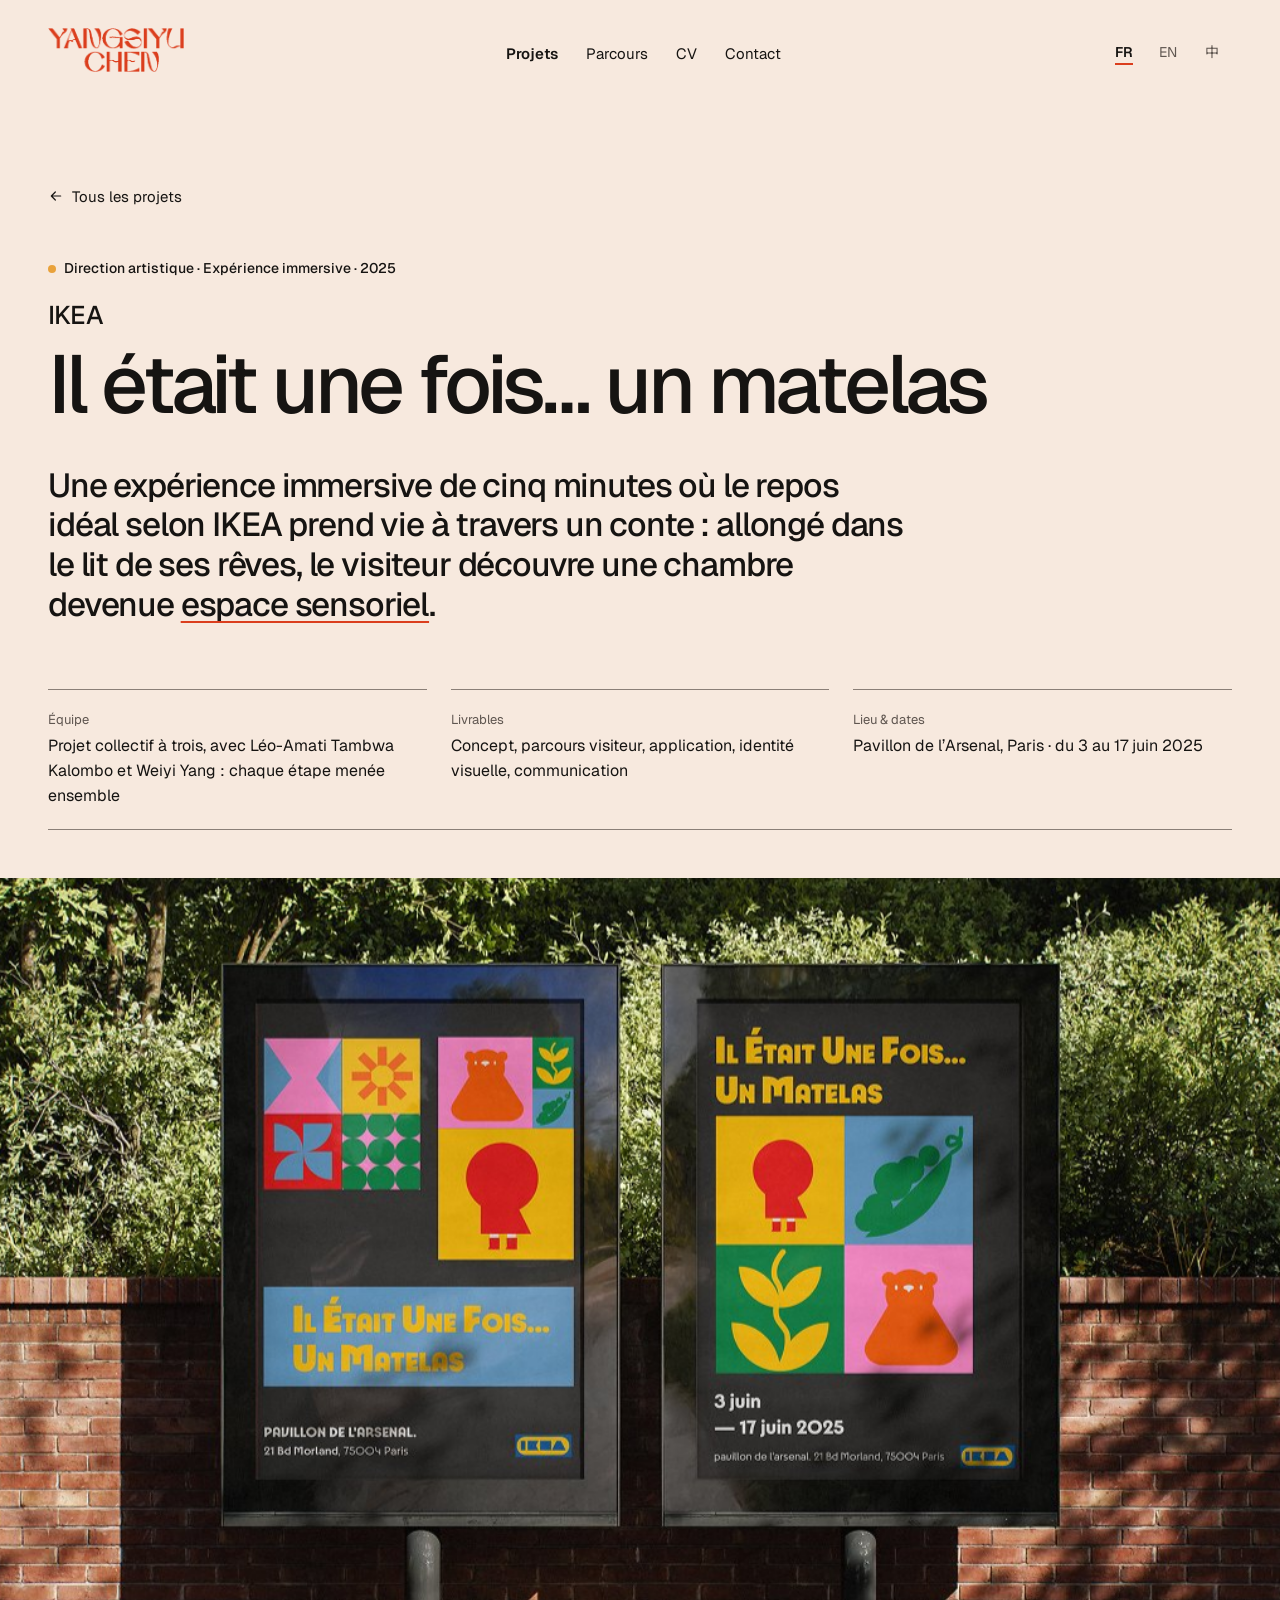
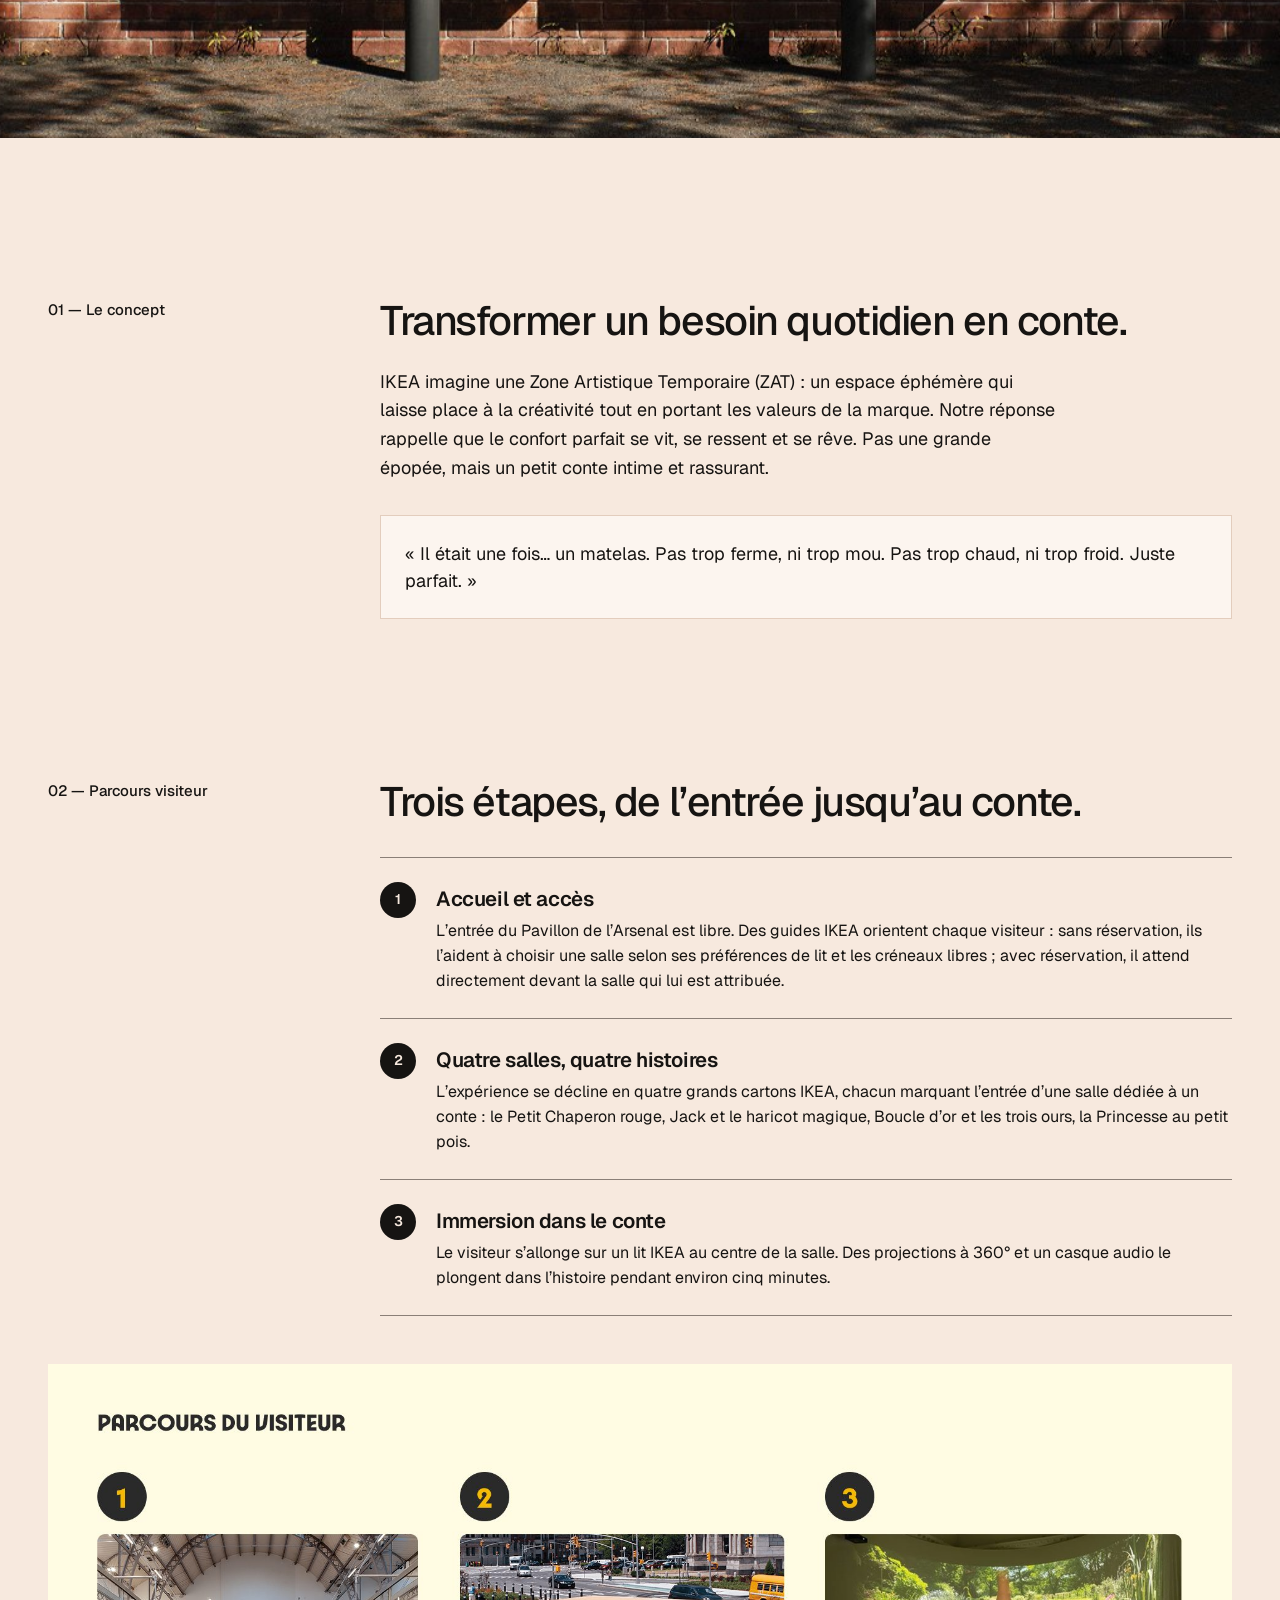
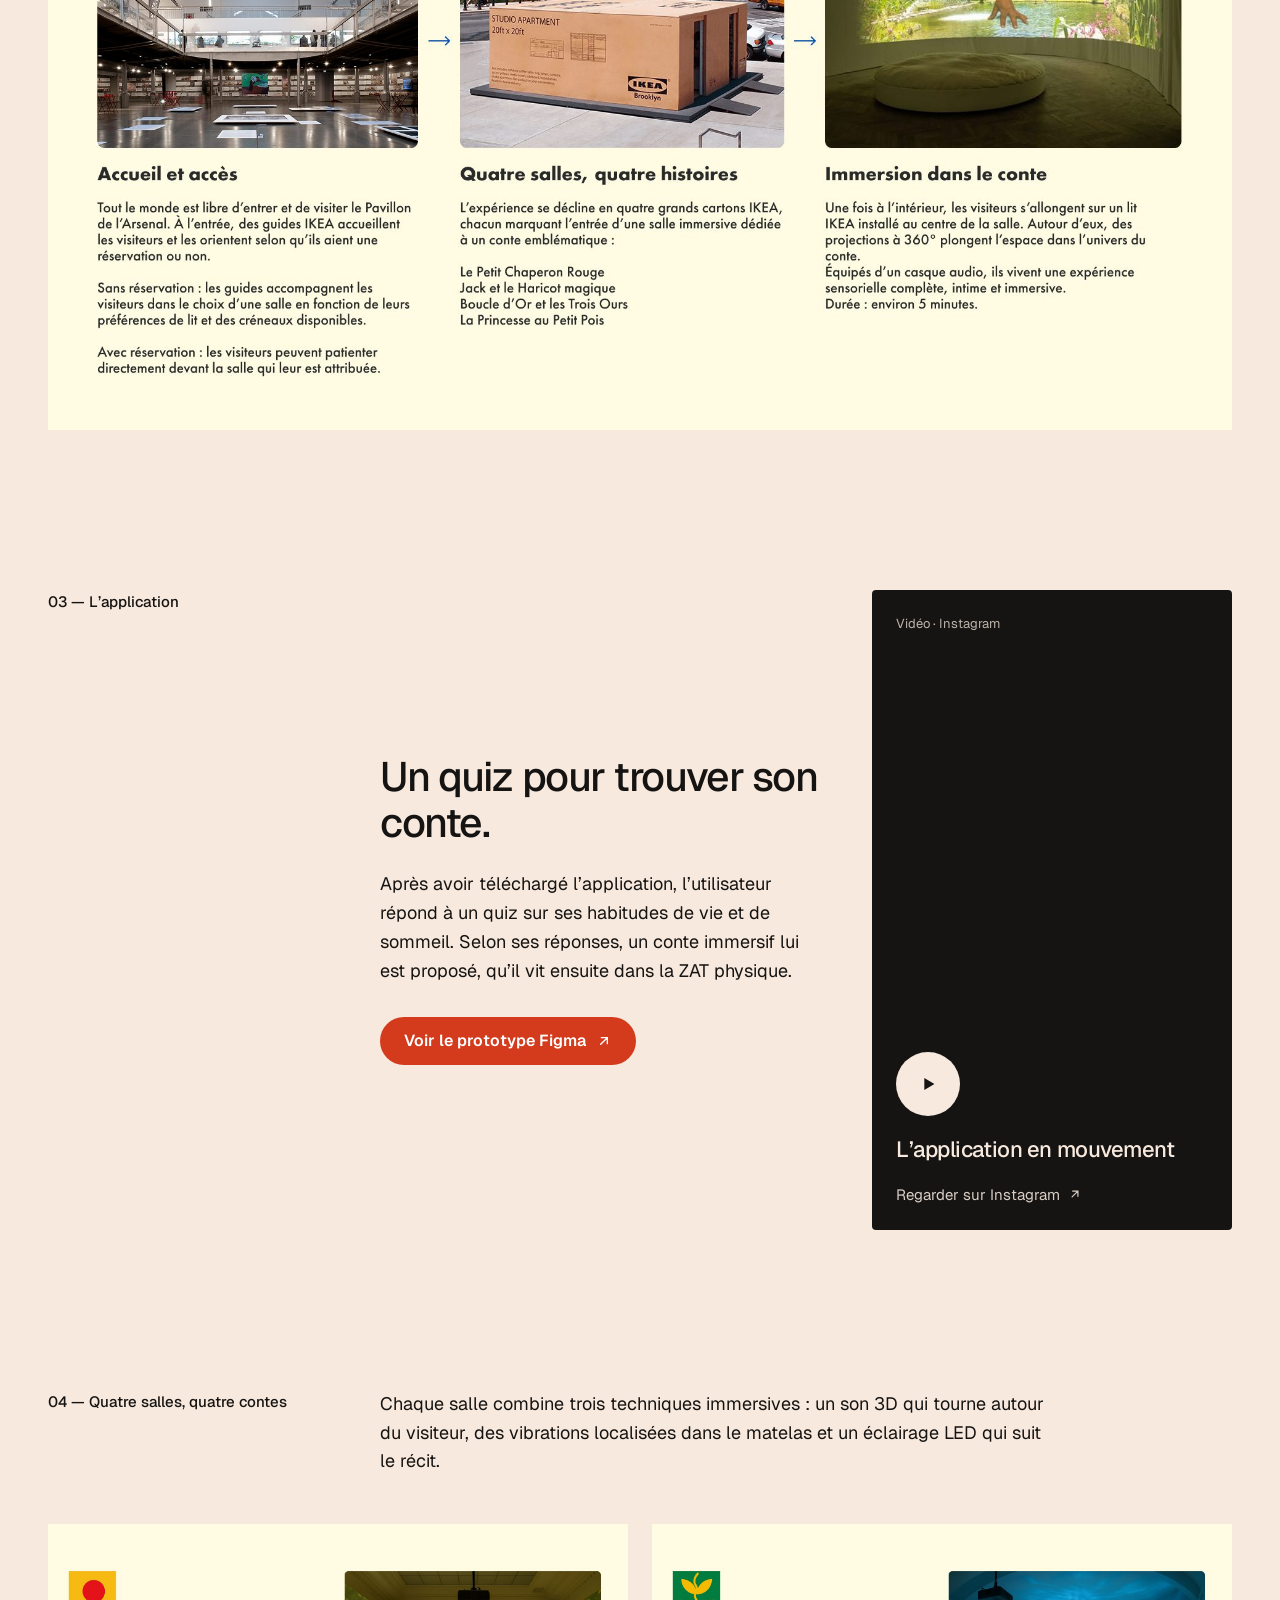
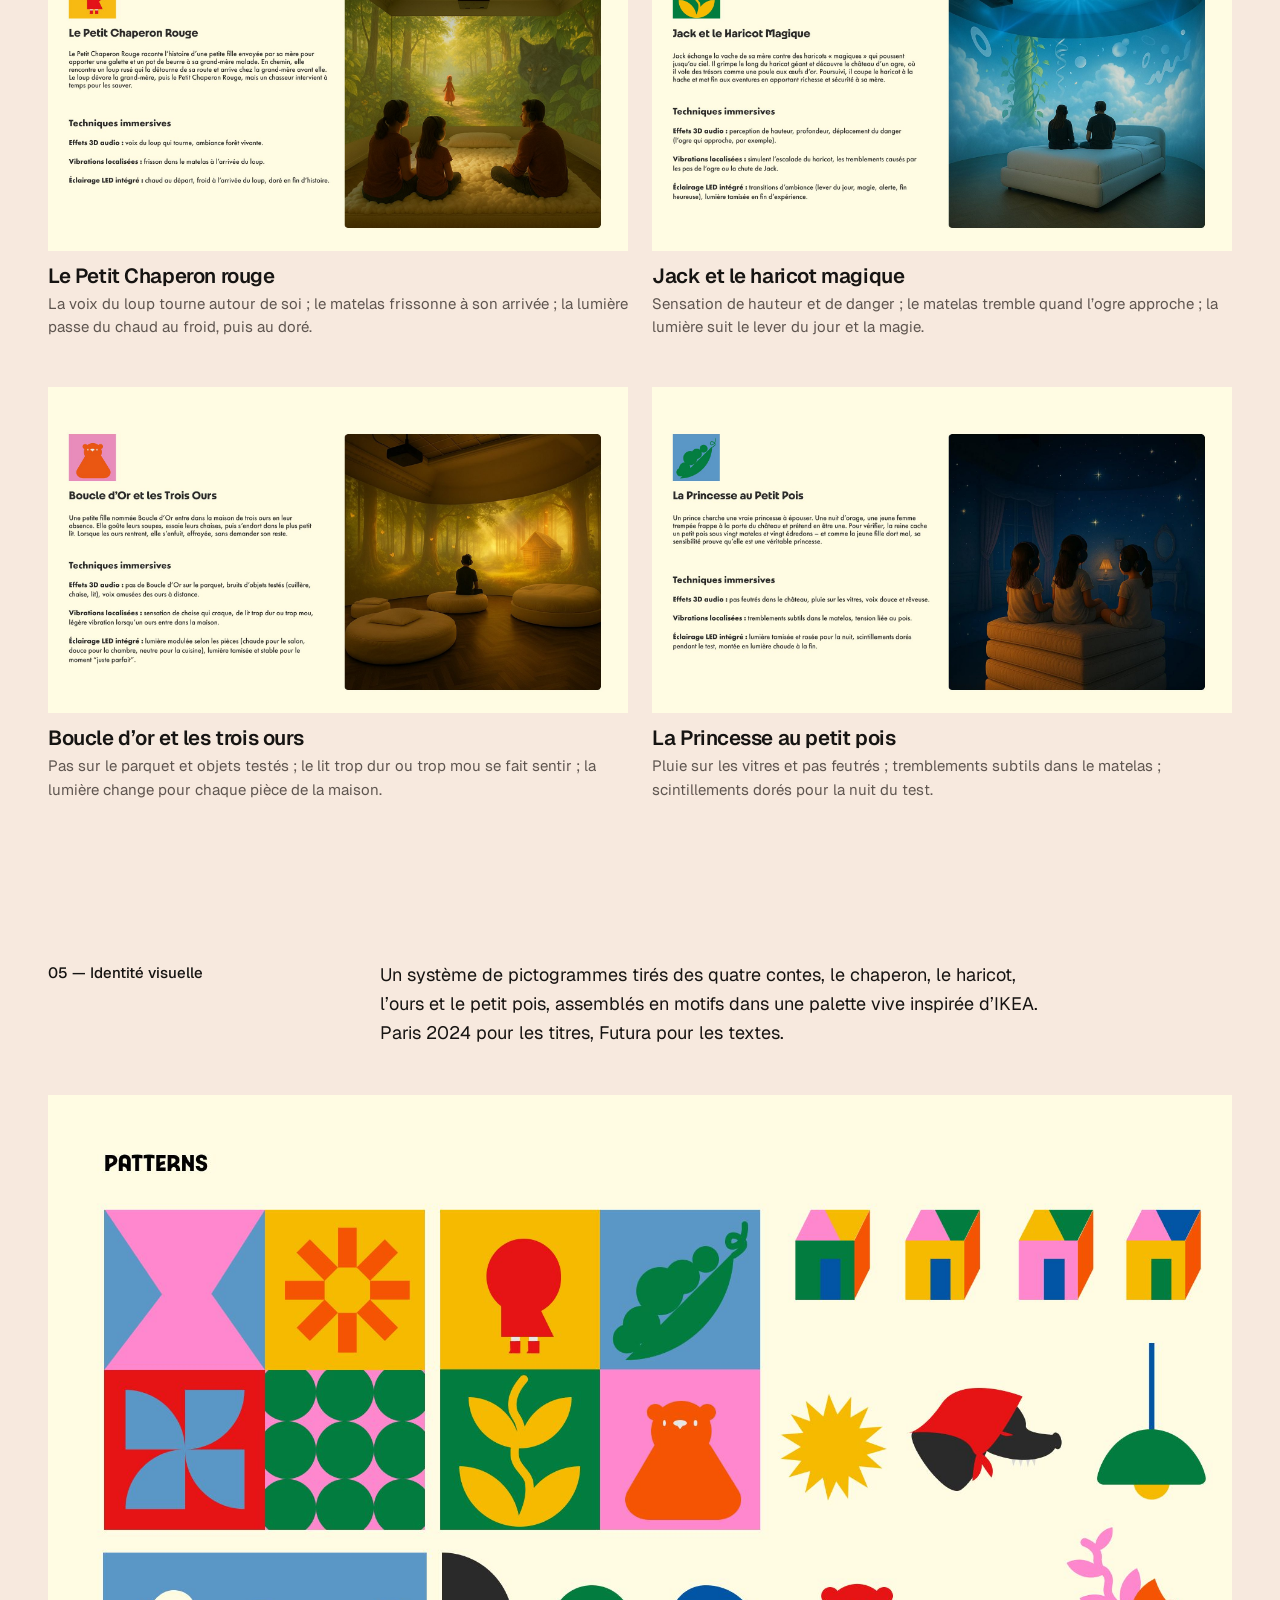
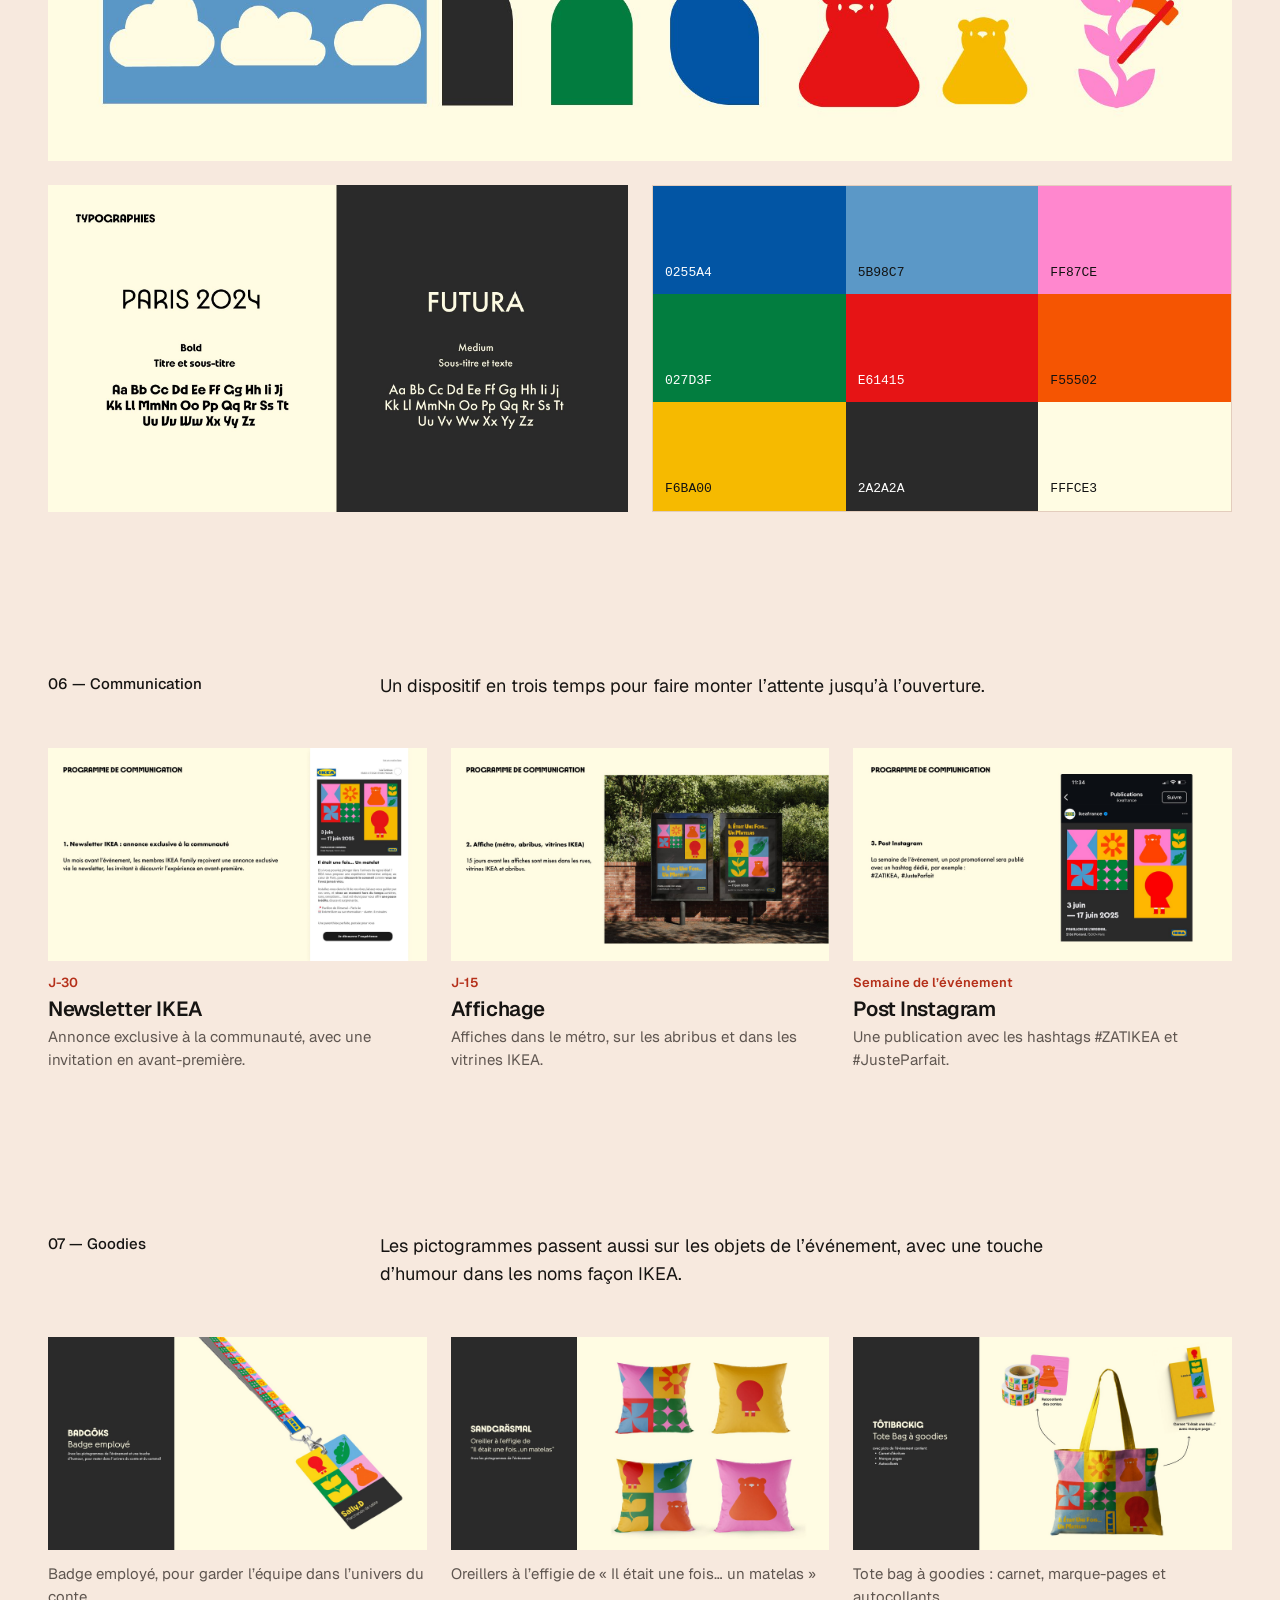
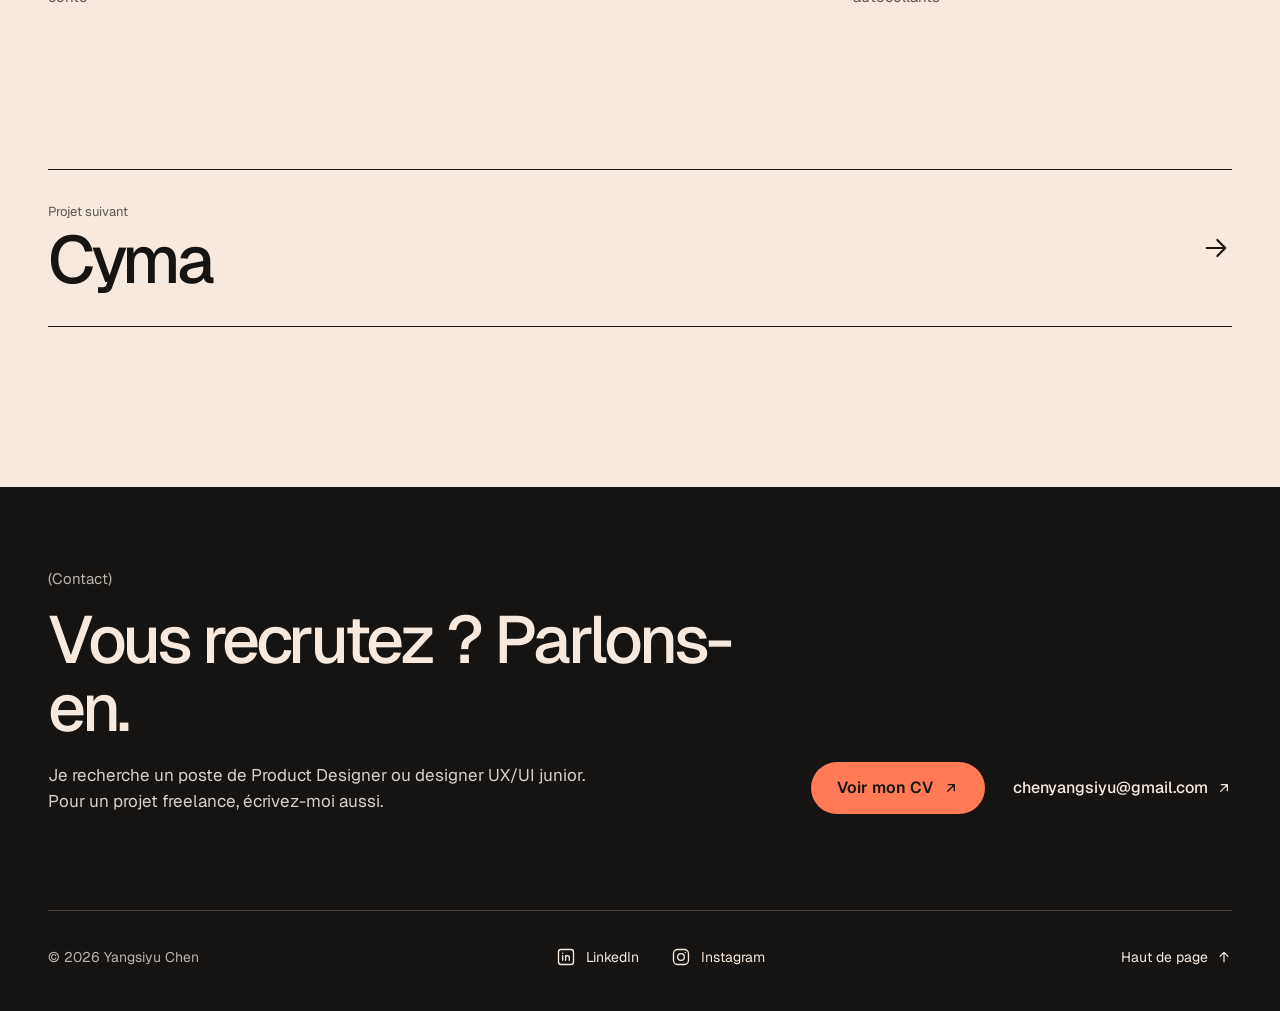
<file: ikea.html>
<!doctype html>
<html lang="fr">
<head>
<meta charset="utf-8">
<meta name="viewport" content="width=device-width, initial-scale=1">
<title>IKEA · Il était une fois… un matelas · Yangsiyu Chen</title>
<meta name="description" content="Portfolio de Yangsiyu Chen, Product &amp; UX/UI designer à Paris : recherche utilisateur, prototypage, UI et accessibilité.">
<meta property="og:title" content="IKEA · Il était une fois… un matelas · Yangsiyu Chen">
<meta property="og:description" content="Portfolio de Yangsiyu Chen, Product &amp; UX/UI designer à Paris : recherche utilisateur, prototypage, UI et accessibilité.">
<meta property="og:type" content="website">
<meta name="theme-color" content="#f7e9de">
<link rel="icon" type="image/png" href="assets/img/logo.png">
<link rel="alternate" hreflang="fr" href="ikea.html">
<link rel="alternate" hreflang="en" href="en/ikea.html">
<link rel="alternate" hreflang="zh-CN" href="zh/ikea.html">
<link rel="preconnect" href="https://fonts.googleapis.com">
<link rel="preconnect" href="https://fonts.gstatic.com" crossorigin>
<link rel="stylesheet" href="https://fonts.googleapis.com/css2?family=Geist:wght@300;400;500;600&amp;family=Noto+Sans+SC:wght@400;500;600&amp;display=swap">
<link rel="stylesheet" href="assets/css/base.css">
<link rel="stylesheet" href="assets/css/ikea.css">
<script src="assets/js/main.js" defer></script>
</head>
<body data-lang="fr">
<div id="top" class="site" lang="fr" style="background: #f7e9de; color: #161412; font-family: 'Geist', 'Noto Sans SC', system-ui, sans-serif; font-size: 16px; line-height: 1.55; min-height: 100%; overflow-x: hidden">
<div class="wrap" style="padding-top: 28px">

<header class="hdr">
<div class="hdr-logo"><a href="index.html" class="logo-link"><img src="assets/img/logo.png" alt="Yangsiyu Chen" style="width: auto; display: block"></a></div>
<nav aria-label="Navigation principale" class="hdr-nav">
<a href="index.html#projets" class="nav-link" aria-current="page" style="font-weight: 600">Projets</a>
<a href="index.html#parcours" class="nav-link">Parcours</a>
<a href="assets/cv/CV_Yangsiyu_CHEN_EN.pdf" class="nav-link" target="_blank" rel="noopener">CV</a>
<a href="#contact" class="nav-link">Contact</a>
</nav>
<div role="group" aria-label="Langue" class="hdr-lang">

<button type="button" class="lang-btn" data-lang="fr" data-href="ikea.html" aria-pressed="true" style="min-width: 40px; min-height: 36px; padding: 0 6px; border: 0; border-radius: 0; background: transparent; color: #161412; font: inherit; font-size: 14px; font-weight: 600; text-decoration: underline; text-decoration-color: #db3e1d; text-decoration-thickness: 2px; text-underline-offset: 6px; cursor: pointer">FR</button>

<button type="button" class="lang-btn" data-lang="en" data-href="en/ikea.html" aria-pressed="false" style="min-width: 40px; min-height: 36px; padding: 0 6px; border: 0; border-radius: 0; background: transparent; color: #5f5650; font: inherit; font-size: 14px; font-weight: 400; text-decoration: none; text-decoration-color: #db3e1d; text-decoration-thickness: 2px; text-underline-offset: 6px; cursor: pointer">EN</button>

<button type="button" class="lang-btn" data-lang="zh" data-href="zh/ikea.html" aria-pressed="false" style="min-width: 40px; min-height: 36px; padding: 0 6px; border: 0; border-radius: 0; background: transparent; color: #5f5650; font: inherit; font-size: 14px; font-weight: 400; text-decoration: none; text-decoration-color: #db3e1d; text-decoration-thickness: 2px; text-underline-offset: 6px; cursor: pointer">中</button>

</div>
</header>

<section style="margin-top: 96px">
<a href="index.html" class="nav-link" style="display: inline-flex; align-items: center; gap: 8px; font-size: 15px; min-height: 44px">
<svg width="16" height="16" viewBox="0 0 24 24" fill="none" stroke="currentColor" stroke-width="1.8" stroke-linecap="round" stroke-linejoin="round" aria-hidden="true"><path d="M19 12H5M11 6l-6 6 6 6"></path></svg>Tous les projets</a>
<p style="margin: 40px 0 16px; display: flex; align-items: center; gap: 8px; font-size: 14px; font-weight: 500"><span aria-hidden="true" style="flex-shrink: 0; width: 8px; height: 8px; border-radius: 999px; background: #e9a23b"></span>Direction artistique · Expérience immersive · 2025</p>
<p style="margin: 0 0 8px; font-size: clamp(1.25rem, 2vw, 1.75rem); font-weight: 500; letter-spacing: -0.03em">IKEA</p>
<h1 class="t-display" style="max-width: 1100px">Il était une fois… un matelas</h1>
<p class="t-lead" style="margin-top: 40px; max-width: 860px">Une expérience immersive de cinq minutes où le repos idéal selon IKEA prend vie à travers un conte : allongé dans le lit de ses rêves, le visiteur découvre une chambre devenue <span style="text-decoration: underline; text-decoration-color: #db3e1d; text-decoration-thickness: 0.07em; text-underline-offset: 0.14em">espace sensoriel</span>.</p>

<dl class="meta">
<div><dt style="font-size: 13px; color: #5f5650">Équipe</dt><dd style="margin: 4px 0 0">Projet collectif à trois, avec Léo-Amati Tambwa Kalombo et Weiyi Yang : chaque étape menée ensemble</dd></div>
<div><dt style="font-size: 13px; color: #5f5650">Livrables</dt><dd style="margin: 4px 0 0">Concept, parcours visiteur, application, identité visuelle, communication</dd></div>
<div><dt style="font-size: 13px; color: #5f5650">Lieu &amp; dates</dt><dd style="margin: 4px 0 0">Pavillon de l’Arsenal, Paris · du 3 au 17 juin 2025</dd></div>
</dl>
</section>
</div>

<div data-par="1" style="margin-top: 48px; width: 100%; aspect-ratio: 4 / 3; max-height: 860px; overflow: hidden; background: #2a2a2a">
<img src="assets/img/ikea/ikea-cover.jpg" alt="Deux affiches « Il était une fois… un matelas » sur un panneau extérieur, avec les pictogrammes colorés des contes, du 3 au 17 juin 2025 au Pavillon de l’Arsenal" style="width: 100%; height: 100%; display: block; object-fit: cover; transform: translateY(0.0px) scale(1.12); will-change: transform" data-k="50">
</div>

<div class="wrap">

<section aria-labelledby="s1" class="split mt-l">
<h2 id="s1" class="t-label">01 — Le concept</h2>
<div style="min-width: 0">
<p class="t-statement">Transformer un besoin quotidien en conte.</p>
<p class="t-body" style="margin-top: 24px">IKEA imagine une Zone Artistique Temporaire (ZAT) : un espace éphémère qui laisse place à la créativité tout en portant les valeurs de la marque. Notre réponse rappelle que le confort parfait se vit, se ressent et se rêve. Pas une grande épopée, mais un petit conte intime et rassurant.</p>
<p style="margin: 32px 0 0; padding: 24px; background: #fcf5ef; border: 1px solid #e3cdbd; font-size: 18px; line-height: 1.5">« Il était une fois… un matelas. Pas trop ferme, ni trop mou. Pas trop chaud, ni trop froid. Juste parfait. »</p>
</div>
</section>

<section aria-labelledby="s2" class="mt-l">
<div class="split">
<h2 id="s2" class="t-label">02 — Parcours visiteur</h2>
<div style="min-width: 0">
<p class="t-statement">Trois étapes, de l’entrée jusqu’au conte.</p>
<ol style="margin: 32px 0 0; padding: 0; list-style: none; border-top: 1px solid #8a7f77">

<li class="step" style="display: flex; gap: 20px; padding: 24px 0; border-bottom: 1px solid #8a7f77">
<span class="step-n" style="flex-shrink: 0; width: 36px; height: 36px; border-radius: 999px; background: #161412; color: #f7e9de; font-size: 14px; font-weight: 600; display: flex; align-items: center; justify-content: center">1</span>
<div style="min-width: 0">
<h3 class="t-h3" style="margin-top: 4px">Accueil et accès</h3>
<p style="margin: 8px 0 0; font-size: 16px; line-height: 1.55">L’entrée du Pavillon de l’Arsenal est libre. Des guides IKEA orientent chaque visiteur : sans réservation, ils l’aident à choisir une salle selon ses préférences de lit et les créneaux libres ; avec réservation, il attend directement devant la salle qui lui est attribuée.</p>
</div>
</li>

<li class="step" style="display: flex; gap: 20px; padding: 24px 0; border-bottom: 1px solid #8a7f77">
<span class="step-n" style="flex-shrink: 0; width: 36px; height: 36px; border-radius: 999px; background: #161412; color: #f7e9de; font-size: 14px; font-weight: 600; display: flex; align-items: center; justify-content: center">2</span>
<div style="min-width: 0">
<h3 class="t-h3" style="margin-top: 4px">Quatre salles, quatre histoires</h3>
<p style="margin: 8px 0 0; font-size: 16px; line-height: 1.55">L’expérience se décline en quatre grands cartons IKEA, chacun marquant l’entrée d’une salle dédiée à un conte : le Petit Chaperon rouge, Jack et le haricot magique, Boucle d’or et les trois ours, la Princesse au petit pois.</p>
</div>
</li>

<li class="step" style="display: flex; gap: 20px; padding: 24px 0; border-bottom: 1px solid #8a7f77">
<span class="step-n" style="flex-shrink: 0; width: 36px; height: 36px; border-radius: 999px; background: #161412; color: #f7e9de; font-size: 14px; font-weight: 600; display: flex; align-items: center; justify-content: center">3</span>
<div style="min-width: 0">
<h3 class="t-h3" style="margin-top: 4px">Immersion dans le conte</h3>
<p style="margin: 8px 0 0; font-size: 16px; line-height: 1.55">Le visiteur s’allonge sur un lit IKEA au centre de la salle. Des projections à 360° et un casque audio le plongent dans l’histoire pendant environ cinq minutes.</p>
</div>
</li>

</ol>
</div>
</div>
<div class="zoom mt-m"><img src="assets/img/ikea/ikea-21.jpg" alt="Parcours du visiteur en trois étapes : accueil, quatre salles, immersion" style="width: 100%; display: block; aspect-ratio: 16 / 9; object-fit: cover"></div>
</section>

<section aria-labelledby="s3" class="mt-l">
<div class="split">
<h2 id="s3" class="t-label">03 — L’application</h2>
<div class="app">
<div style="min-width: 0">
<p class="t-statement">Un quiz pour trouver son conte.</p>
<p class="t-body" style="margin-top: 24px">Après avoir téléchargé l’application, l’utilisateur répond à un quiz sur ses habitudes de vie et de sommeil. Selon ses réponses, un conte immersif lui est proposé, qu’il vit ensuite dans la ZAT physique.</p>
<a href="https://www.figma.com/proto/v77ypggwTpUERw6jWa8nwb/Untitled?page-id=253%3A2&amp;node-id=254-3&amp;viewport=362%2C388%2C0.29&amp;scaling=scale-down&amp;content-scaling=fixed&amp;starting-point-node-id=254%3A3&amp;show-proto-sidebar=1" target="_blank" rel="noopener" class="btn-primary" style="margin-top: 32px; display: inline-flex; align-items: center; gap: 10px; min-height: 48px; padding: 0 24px; border-radius: 999px; background: #d33b1c; color: #ffffff; font-weight: 600; text-decoration: none">Voir le prototype Figma
<svg width="16" height="16" viewBox="0 0 24 24" fill="none" stroke="currentColor" stroke-width="2" stroke-linecap="round" aria-hidden="true"><path d="M7 17L17 7M8 7h9v9"></path></svg></a>
</div>
<a href="https://www.instagram.com/reel/DK-mXfyITZ-/" target="_blank" rel="noopener" class="video-card" style="width: 100%; max-width: 360px; aspect-ratio: 9 / 16; border-radius: 4px; background: #161412; color: #f7e9de; text-decoration: none; display: flex; flex-direction: column; justify-content: space-between; padding: 24px">
<span style="font-size: 13px; color: #bdb3ab">Vidéo · Instagram</span>
<span style="display: flex; flex-direction: column; align-items: flex-start; gap: 20px">
<span class="play" aria-hidden="true" style="width: 64px; height: 64px; border-radius: 999px; background: #f7e9de; color: #161412; display: flex; align-items: center; justify-content: center">
<svg width="22" height="22" viewBox="0 0 24 24" fill="currentColor" aria-hidden="true"><path d="M8 5.5v13l11-6.5z"></path></svg></span>
<span style="font-size: 22px; font-weight: 500; line-height: 1.2; letter-spacing: -0.02em">L’application en mouvement</span>
<span style="display: inline-flex; align-items: center; gap: 8px; font-size: 15px; color: #d9cfc7">Regarder sur Instagram
<svg width="14" height="14" viewBox="0 0 24 24" fill="none" stroke="currentColor" stroke-width="2" stroke-linecap="round" aria-hidden="true"><path d="M7 17L17 7M8 7h9v9"></path></svg></span>
</span>
</a>
</div>
</div>
</section>

<section aria-labelledby="s4" class="mt-l">
<div class="split">
<h2 id="s4" class="t-label">04 — Quatre salles, quatre contes</h2>
<p class="t-body">Chaque salle combine trois techniques immersives : un son 3D qui tourne autour du visiteur, des vibrations localisées dans le matelas et un éclairage LED qui suit le récit.</p>
</div>
<div class="g2 mt-m">

<figure style="margin: 0; min-width: 0">
<div class="zoom"><img src="assets/img/ikea/ikea-22.jpg" alt="Salle immersive du Petit Chaperon rouge : une famille sur un grand lit face à une forêt projetée où apparaît le loup" style="width: 100%; display: block; aspect-ratio: 16 / 9; object-fit: cover"></div>
<figcaption style="margin-top: 12px"><span class="t-h3" style="display: block">Le Petit Chaperon rouge</span><span style="display: block; margin-top: 4px; font-size: 15px; color: #5f5650">La voix du loup tourne autour de soi ; le matelas frissonne à son arrivée ; la lumière passe du chaud au froid, puis au doré.</span></figcaption>
</figure>

<figure style="margin: 0; min-width: 0">
<div class="zoom"><img src="assets/img/ikea/ikea-23.jpg" alt="Salle immersive de Jack et le haricot magique : un couple allongé sous un ciel projeté avec des nuages" style="width: 100%; display: block; aspect-ratio: 16 / 9; object-fit: cover"></div>
<figcaption style="margin-top: 12px"><span class="t-h3" style="display: block">Jack et le haricot magique</span><span style="display: block; margin-top: 4px; font-size: 15px; color: #5f5650">Sensation de hauteur et de danger ; le matelas tremble quand l’ogre approche ; la lumière suit le lever du jour et la magie.</span></figcaption>
</figure>

<figure style="margin: 0; min-width: 0">
<div class="zoom"><img src="assets/img/ikea/ikea-24.jpg" alt="Salle immersive de Boucle d’or : une personne assise face à une forêt projetée et une petite maison" style="width: 100%; display: block; aspect-ratio: 16 / 9; object-fit: cover"></div>
<figcaption style="margin-top: 12px"><span class="t-h3" style="display: block">Boucle d’or et les trois ours</span><span style="display: block; margin-top: 4px; font-size: 15px; color: #5f5650">Pas sur le parquet et objets testés ; le lit trop dur ou trop mou se fait sentir ; la lumière change pour chaque pièce de la maison.</span></figcaption>
</figure>

<figure style="margin: 0; min-width: 0">
<div class="zoom"><img src="assets/img/ikea/ikea-25.jpg" alt="Salle immersive de la Princesse au petit pois : des enfants assis sur une pile de matelas sous un ciel étoilé" style="width: 100%; display: block; aspect-ratio: 16 / 9; object-fit: cover"></div>
<figcaption style="margin-top: 12px"><span class="t-h3" style="display: block">La Princesse au petit pois</span><span style="display: block; margin-top: 4px; font-size: 15px; color: #5f5650">Pluie sur les vitres et pas feutrés ; tremblements subtils dans le matelas ; scintillements dorés pour la nuit du test.</span></figcaption>
</figure>

</div>
</section>

<section aria-labelledby="s5" class="mt-l">
<div class="split">
<h2 id="s5" class="t-label">05 — Identité visuelle</h2>
<p class="t-body">Un système de pictogrammes tirés des quatre contes, le chaperon, le haricot, l’ours et le petit pois, assemblés en motifs dans une palette vive inspirée d’IKEA. Paris 2024 pour les titres, Futura pour les textes.</p>
</div>
<div class="zoom mt-m"><img src="assets/img/ikea/ikea-18.jpg" alt="Motifs et pictogrammes du projet : chaperon, haricot, ours, petit pois, fleurs et maisons" style="width: 100%; display: block; aspect-ratio: 16 / 9; object-fit: cover"></div>
<div class="g2" style="margin-top: 24px; gap: 24px">
<div class="zoom" style="min-width: 0"><img src="assets/img/ikea/ikea-14.jpg" alt="Typographies Paris 2024 et Futura" style="width: 100%; display: block; aspect-ratio: 16 / 9; object-fit: cover"></div>
<ul aria-label="Palette du projet" class="palette">
<li style="background: #0255a4; color: #ffffff">0255A4</li>
<li style="background: #5b98c7; color: #121212">5B98C7</li>
<li style="background: #ff87ce; color: #121212">FF87CE</li>
<li style="background: #027d3f; color: #ffffff">027D3F</li>
<li style="background: #e61415; color: #ffffff">E61415</li>
<li style="background: #f55502; color: #121212">F55502</li>
<li style="background: #f6ba00; color: #121212">F6BA00</li>
<li style="background: #2a2a2a; color: #ffffff">2A2A2A</li>
<li style="background: #fffce3; color: #121212">FFFCE3</li>
</ul>
</div>
</section>

<section aria-labelledby="s6" class="mt-l">
<div class="split">
<h2 id="s6" class="t-label">06 — Communication</h2>
<p class="t-body">Un dispositif en trois temps pour faire monter l’attente jusqu’à l’ouverture.</p>
</div>
<div class="g3 mt-m">

<figure style="margin: 0; min-width: 0">
<div class="zoom"><img src="assets/img/ikea/ikea-10.jpg" alt="Newsletter IKEA sur mobile annonçant l’expérience" style="width: 100%; display: block; aspect-ratio: 16 / 9; object-fit: cover"></div>
<figcaption style="margin-top: 12px"><span style="display: block; font-size: 13px; font-weight: 600; color: #b5301a">J-30</span><span class="t-h3" style="display: block; margin-top: 2px">Newsletter IKEA</span><span style="display: block; margin-top: 4px; font-size: 15px; color: #5f5650">Annonce exclusive à la communauté, avec une invitation en avant-première.</span></figcaption>
</figure>

<figure style="margin: 0; min-width: 0">
<div class="zoom"><img src="assets/img/ikea/ikea-11.jpg" alt="Deux affiches de l’événement sur un abribus" style="width: 100%; display: block; aspect-ratio: 16 / 9; object-fit: cover"></div>
<figcaption style="margin-top: 12px"><span style="display: block; font-size: 13px; font-weight: 600; color: #b5301a">J-15</span><span class="t-h3" style="display: block; margin-top: 2px">Affichage</span><span style="display: block; margin-top: 4px; font-size: 15px; color: #5f5650">Affiches dans le métro, sur les abribus et dans les vitrines IKEA.</span></figcaption>
</figure>

<figure style="margin: 0; min-width: 0">
<div class="zoom"><img src="assets/img/ikea/ikea-12.jpg" alt="Publication Instagram d’IKEA France pour l’événement" style="width: 100%; display: block; aspect-ratio: 16 / 9; object-fit: cover"></div>
<figcaption style="margin-top: 12px"><span style="display: block; font-size: 13px; font-weight: 600; color: #b5301a">Semaine de l’événement</span><span class="t-h3" style="display: block; margin-top: 2px">Post Instagram</span><span style="display: block; margin-top: 4px; font-size: 15px; color: #5f5650">Une publication avec les hashtags #ZATIKEA et #JusteParfait.</span></figcaption>
</figure>

</div>
</section>

<section aria-labelledby="s7" class="mt-l">
<div class="split">
<h2 id="s7" class="t-label">07 — Goodies</h2>
<p class="t-body">Les pictogrammes passent aussi sur les objets de l’événement, avec une touche d’humour dans les noms façon IKEA.</p>
</div>
<div class="g3 mt-m">

<figure style="margin: 0; min-width: 0">
<div class="zoom"><img src="assets/img/ikea/ikea-29.jpg" alt="Badge employé et cordon aux pictogrammes de l’événement" style="width: 100%; display: block; aspect-ratio: 16 / 9; object-fit: cover"></div>
<figcaption style="margin-top: 12px; font-size: 15px; color: #5f5650">Badge employé, pour garder l’équipe dans l’univers du conte</figcaption>
</figure>

<figure style="margin: 0; min-width: 0">
<div class="zoom"><img src="assets/img/ikea/ikea-30.jpg" alt="Quatre oreillers imprimés avec les motifs du projet" style="width: 100%; display: block; aspect-ratio: 16 / 9; object-fit: cover"></div>
<figcaption style="margin-top: 12px; font-size: 15px; color: #5f5650">Oreillers à l’effigie de « Il était une fois… un matelas »</figcaption>
</figure>

<figure style="margin: 0; min-width: 0">
<div class="zoom"><img src="assets/img/ikea/ikea-31.jpg" alt="Tote bag imprimé avec un carnet, des marque-pages et des autocollants" style="width: 100%; display: block; aspect-ratio: 16 / 9; object-fit: cover"></div>
<figcaption style="margin-top: 12px; font-size: 15px; color: #5f5650">Tote bag à goodies : carnet, marque-pages et autocollants</figcaption>
</figure>

</div>
</section>

<a href="cyma.html" class="next-link mt-l" style="display: flex; justify-content: space-between; align-items: center; gap: 24px; padding: 32px 0; border-top: 1px solid #161412; border-bottom: 1px solid #161412; color: #161412; text-decoration: none">
<span style="min-width: 0">
<span class="next-sub" style="display: block; font-size: 13px; color: #5f5650">Projet suivant</span>
<span class="t-h1" style="display: block; margin-top: 4px">Cyma</span>
</span>
<svg width="32" height="32" viewBox="0 0 24 24" fill="none" stroke="currentColor" stroke-width="1.6" stroke-linecap="round" stroke-linejoin="round" aria-hidden="true" style="flex-shrink: 0"><path d="M5 12h14M13 6l6 6-6 6"></path></svg>
</a>
</div>

<footer id="contact" class="mt-l" style="background: #161412; color: #f7e9de">
<div class="foot-in">
<div style="display: flex; flex-wrap: wrap; justify-content: space-between; align-items: flex-end; gap: 32px">
<div style="flex: 1 1 480px; min-width: 0">
<p style="margin: 0; font-size: 15px; color: #bdb3ab">(Contact)</p>
<h2 class="t-h1" style="margin-top: 16px">Vous recrutez ? Parlons-en.</h2>
<p style="margin: 20px 0 0; max-width: 560px; font-size: 17px; color: #d9cfc7">Je recherche un poste de Product Designer ou designer UX/UI junior. Pour un projet freelance, écrivez-moi aussi.</p>
</div>
<div style="display: flex; flex-wrap: wrap; align-items: center; gap: 12px 28px; min-width: 0">
<a href="assets/cv/CV_Yangsiyu_CHEN_EN.pdf" target="_blank" rel="noopener" class="foot-btn" style="display: inline-flex; align-items: center; gap: 10px; min-height: 52px; padding: 0 26px; border-radius: 999px; background: #ff7a55; color: #161412; font-weight: 600; text-decoration: none">Voir mon CV
<svg width="16" height="16" viewBox="0 0 24 24" fill="none" stroke="currentColor" stroke-width="2" stroke-linecap="round" stroke-linejoin="round" aria-hidden="true"><path d="M7 17L17 7M8 7h9v9"></path></svg></a>
<a href="mailto:chenyangsiyu@gmail.com" class="foot-text" style="display: inline-flex; align-items: center; gap: 8px; min-height: 48px; font-weight: 500; overflow-wrap: anywhere">chenyangsiyu@gmail.com
<svg width="16" height="16" viewBox="0 0 24 24" fill="none" stroke="currentColor" stroke-width="1.8" stroke-linecap="round" stroke-linejoin="round" aria-hidden="true"><path d="M7 17L17 7M8 7h9v9"></path></svg></a>
</div>
</div>
<div style="margin-top: 96px; padding-top: 24px; border-top: 1px solid #4a423d; display: flex; flex-wrap: wrap; justify-content: space-between; align-items: center; gap: 16px 32px; font-size: 14px">
<span style="color: #bdb3ab">© 2026 Yangsiyu Chen</span>
<ul aria-label="Réseaux sociaux" style="margin: 0; padding: 0; list-style: none; display: flex; flex-wrap: wrap; gap: 8px 32px">
<li><a href="https://www.linkedin.com/in/yangsiyu-chen-5bbab8222" class="foot-link" style="display: inline-flex; align-items: center; gap: 10px; min-height: 44px">
<svg width="20" height="20" viewBox="0 0 24 24" fill="none" stroke="currentColor" stroke-width="1.6" stroke-linecap="round" stroke-linejoin="round" aria-hidden="true"><rect x="3" y="3" width="18" height="18" rx="3"></rect><path d="M8 10.5V16M8 7.5v.1M11.5 16v-5.5M11.5 13c0-1.7 1-2.6 2.3-2.6s2.2.9 2.2 2.6V16"></path></svg>LinkedIn</a></li>
<li><a href="https://www.instagram.com/cysy.crea/" class="foot-link" style="display: inline-flex; align-items: center; gap: 10px; min-height: 44px">
<svg width="20" height="20" viewBox="0 0 24 24" fill="none" stroke="currentColor" stroke-width="1.6" stroke-linecap="round" stroke-linejoin="round" aria-hidden="true"><rect x="3" y="3" width="18" height="18" rx="5"></rect><circle cx="12" cy="12" r="4"></circle><path d="M17.3 6.7v.1"></path></svg>Instagram</a></li>
</ul>
<a href="#top" class="foot-link" style="display: inline-flex; align-items: center; gap: 8px; min-height: 44px">Haut de page
<svg width="16" height="16" viewBox="0 0 24 24" fill="none" stroke="currentColor" stroke-width="1.8" stroke-linecap="round" stroke-linejoin="round" aria-hidden="true"><path d="M12 19V5M6 11l6-6 6 6"></path></svg></a>
</div>
</div>
</footer>
</div>
</body>
</html>
</file>
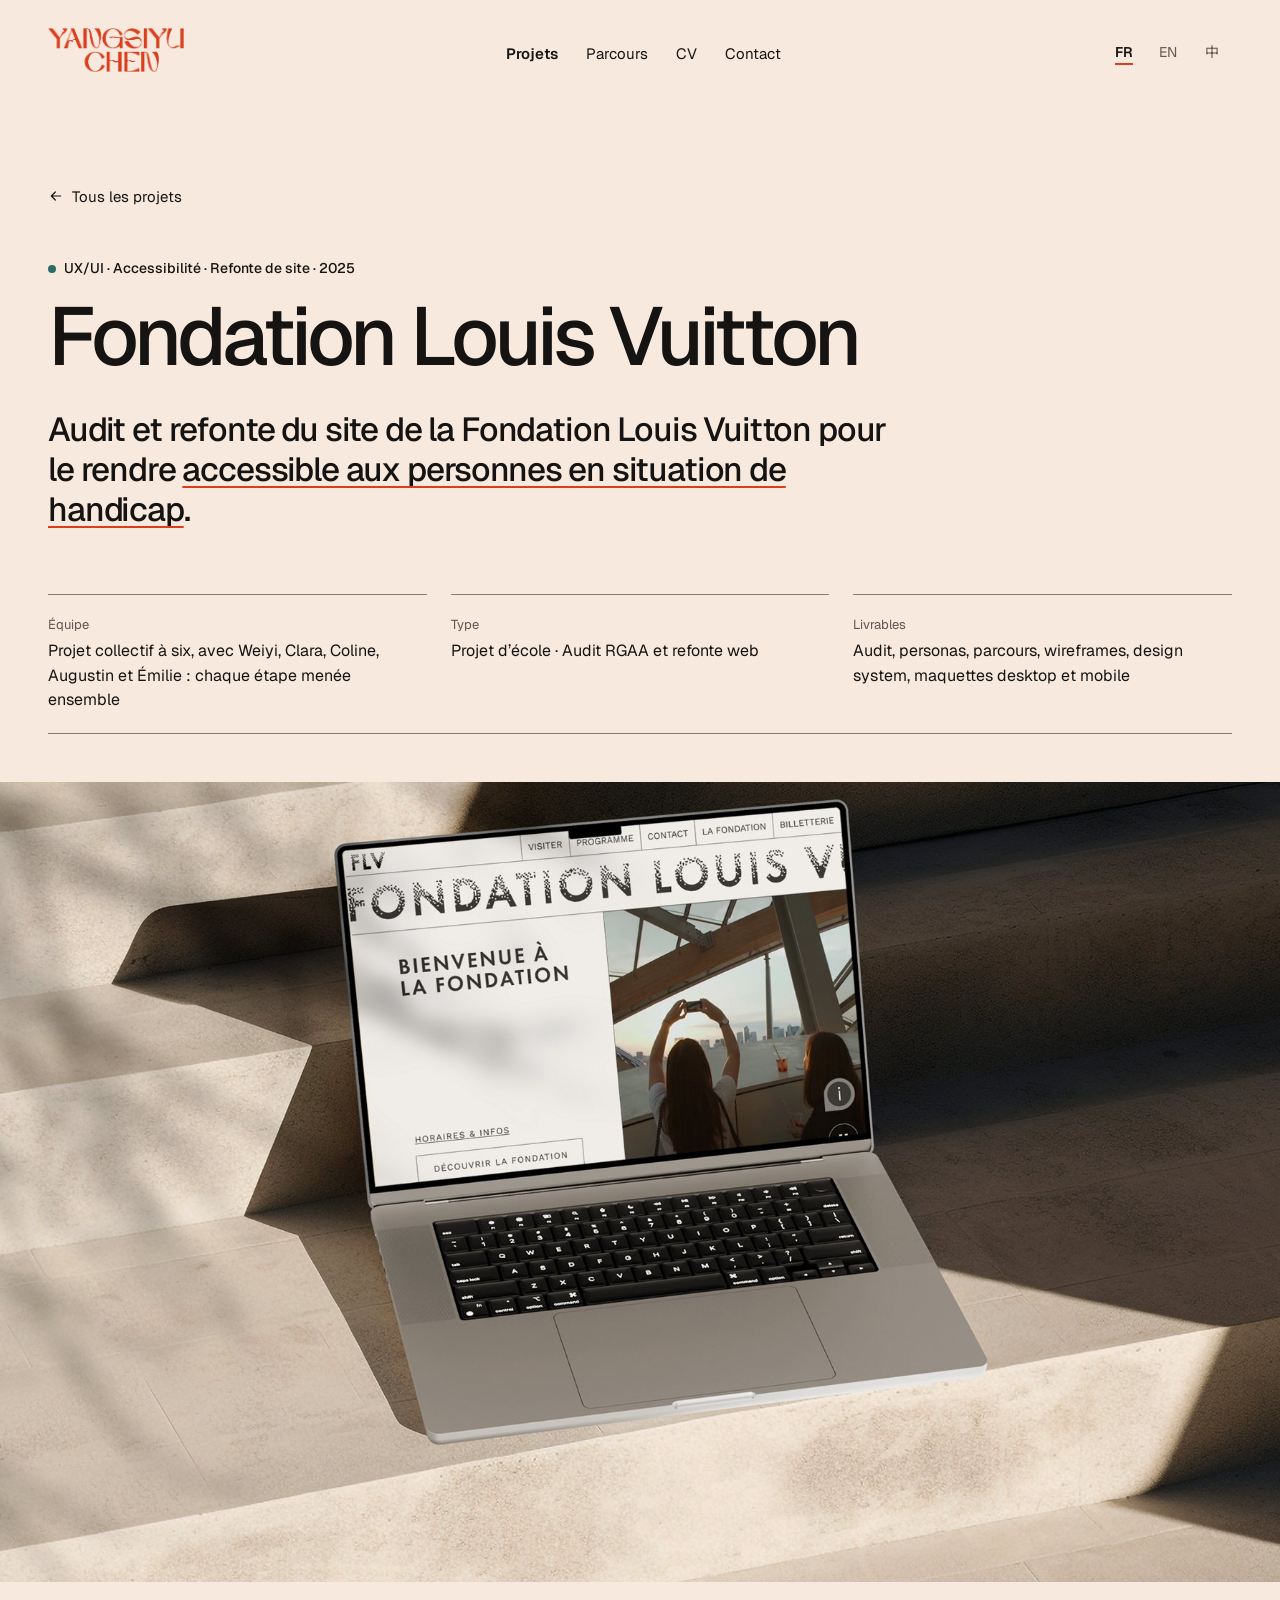
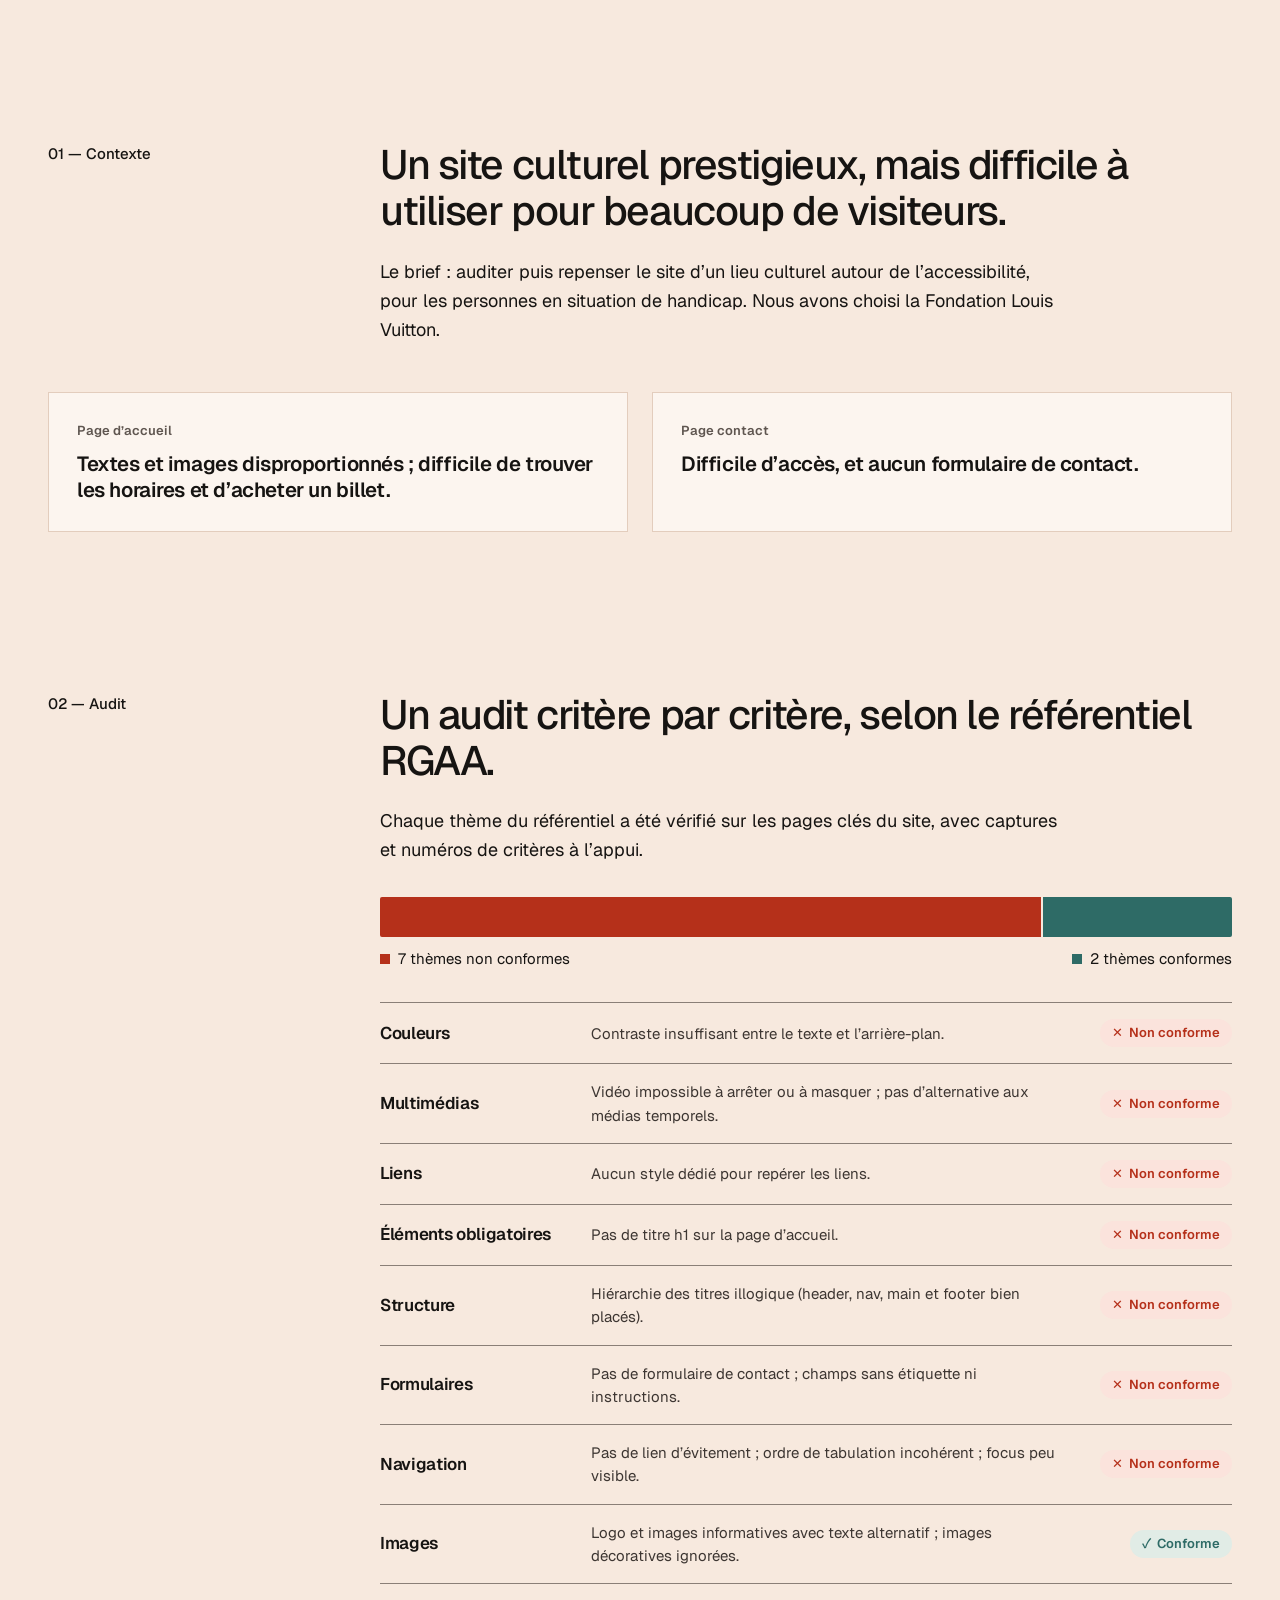
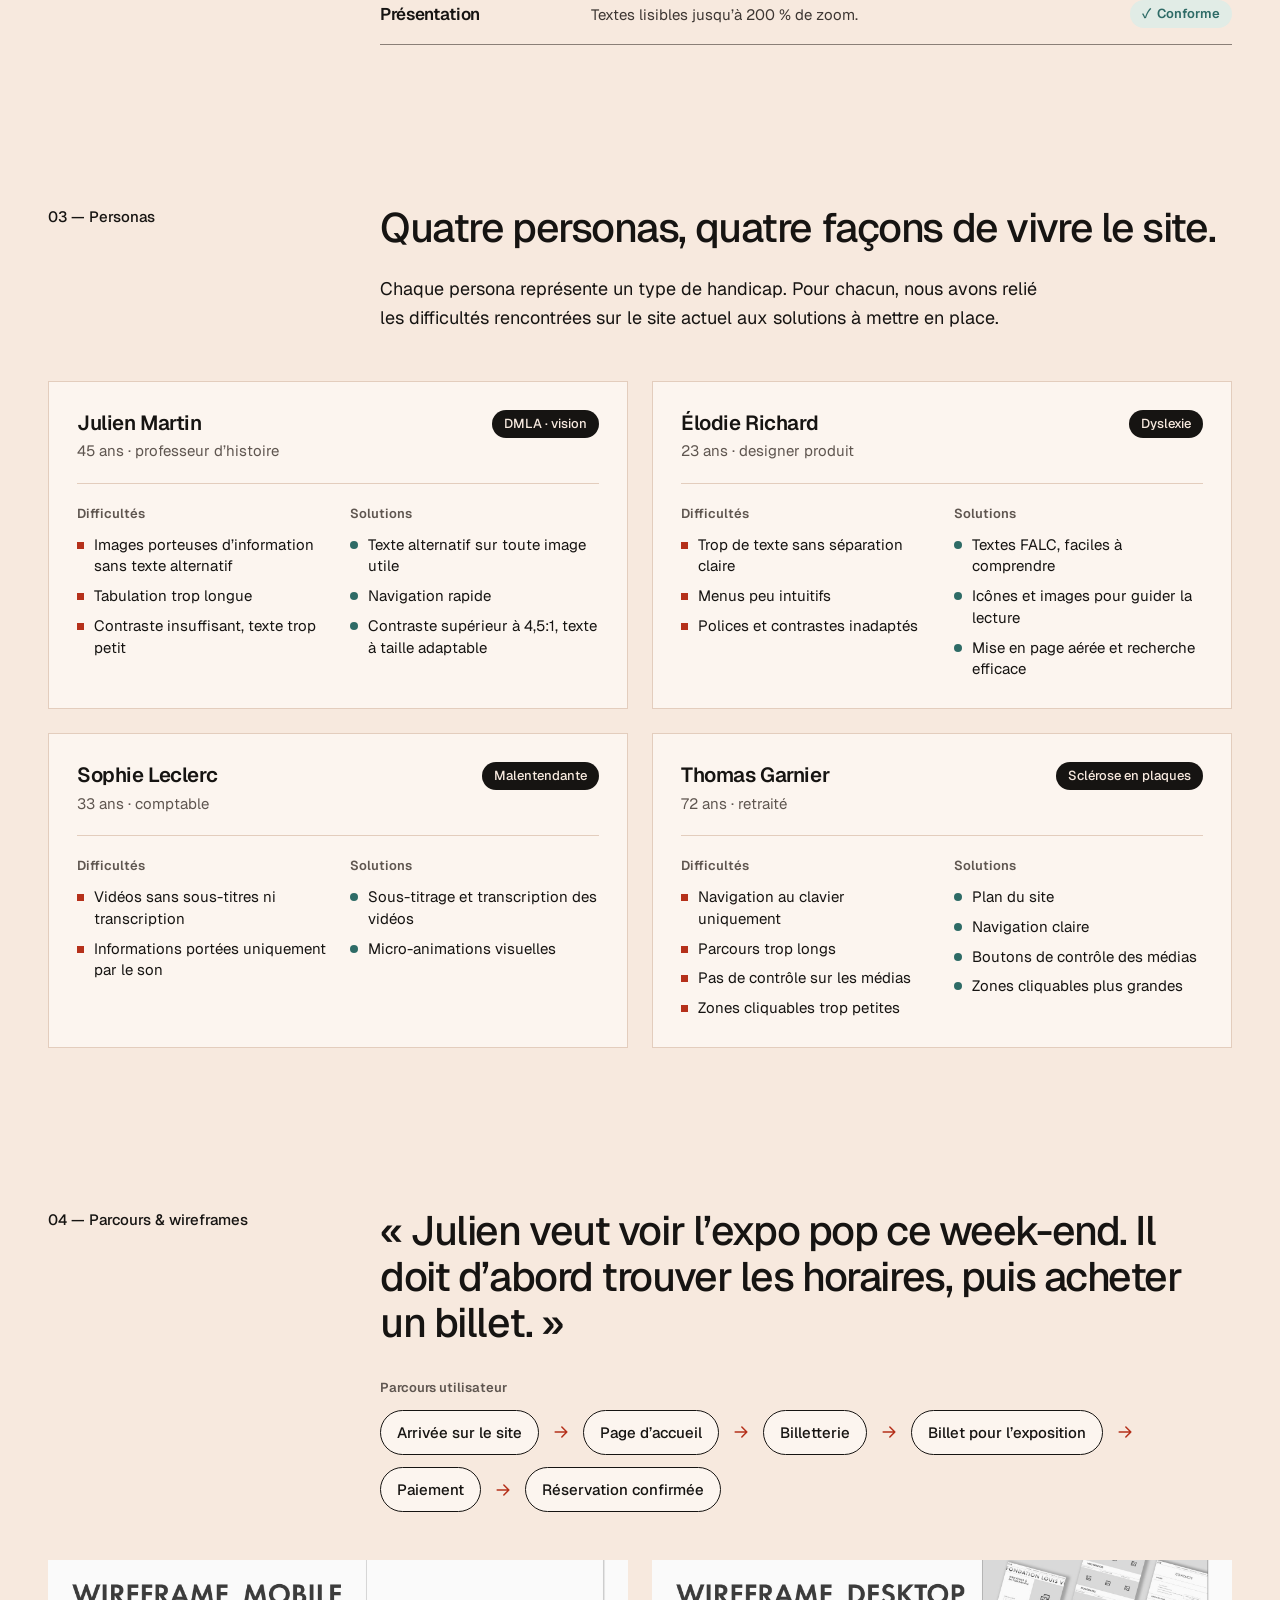
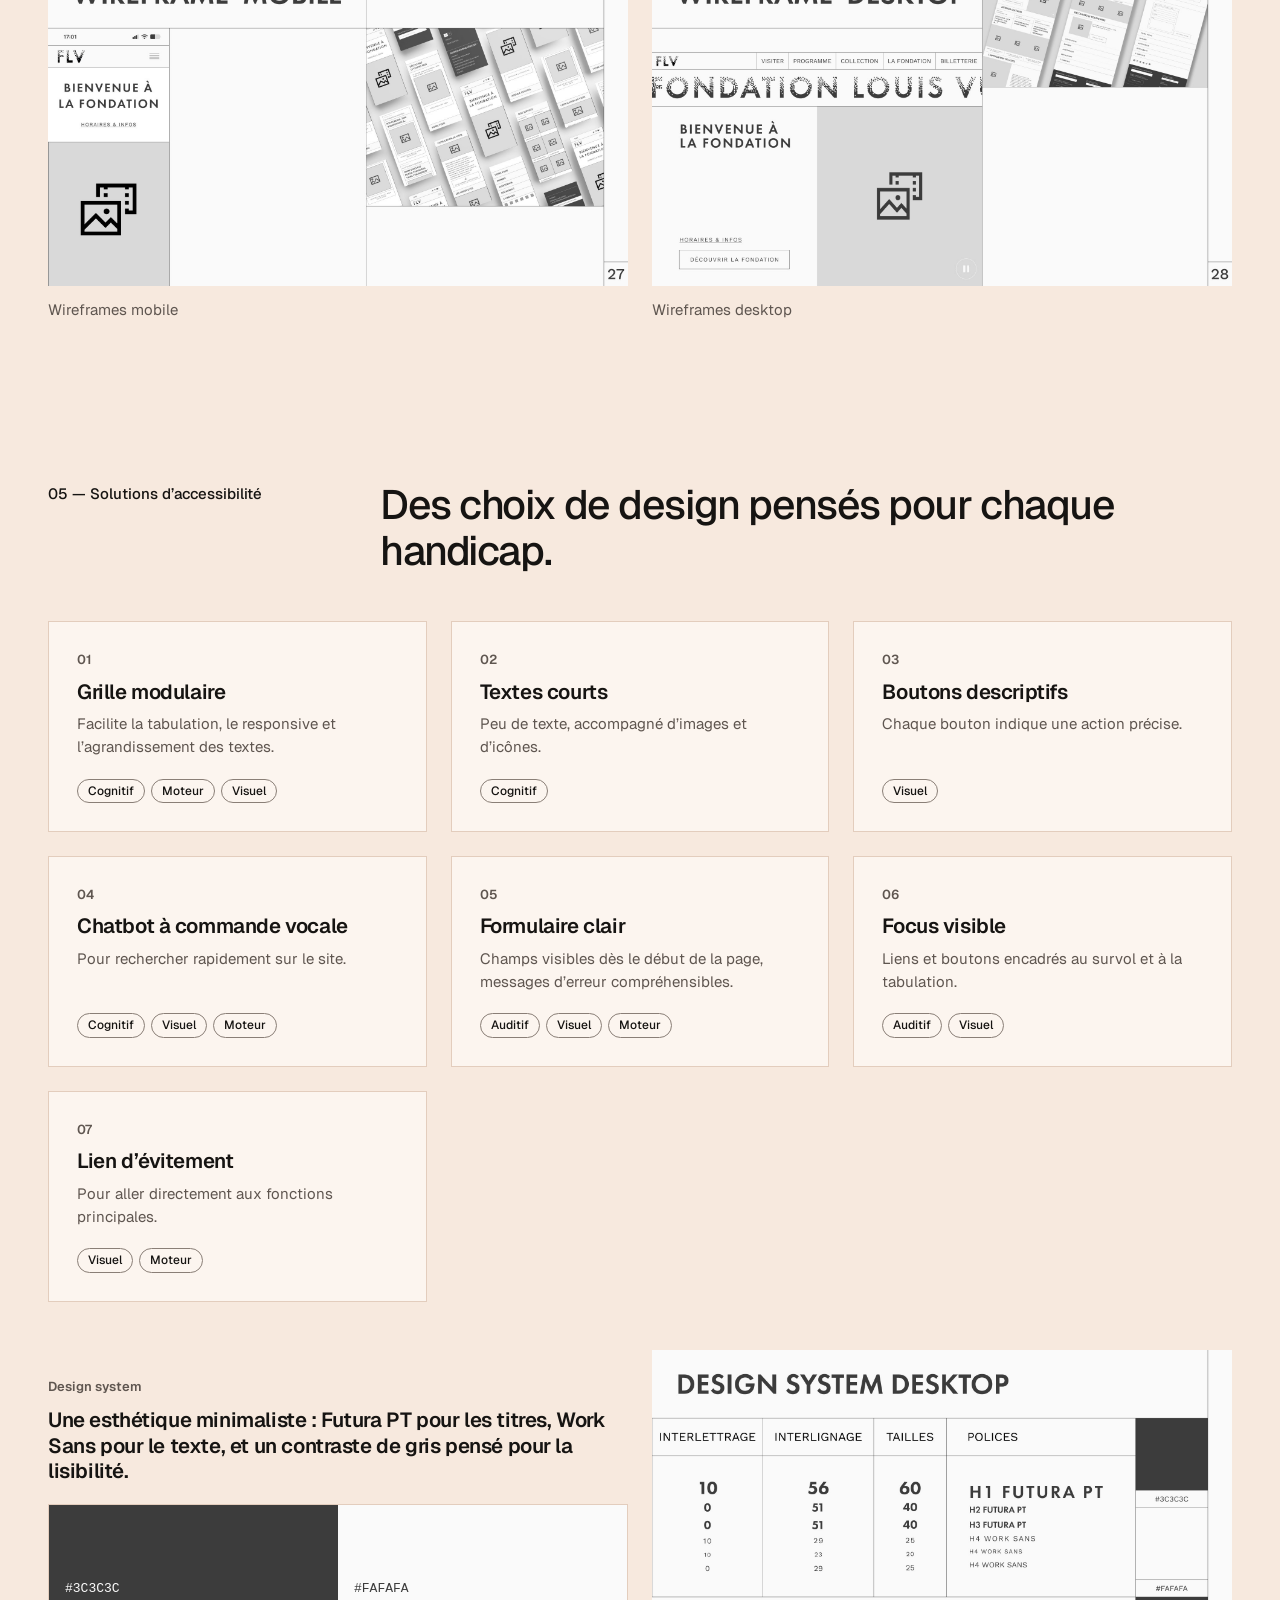
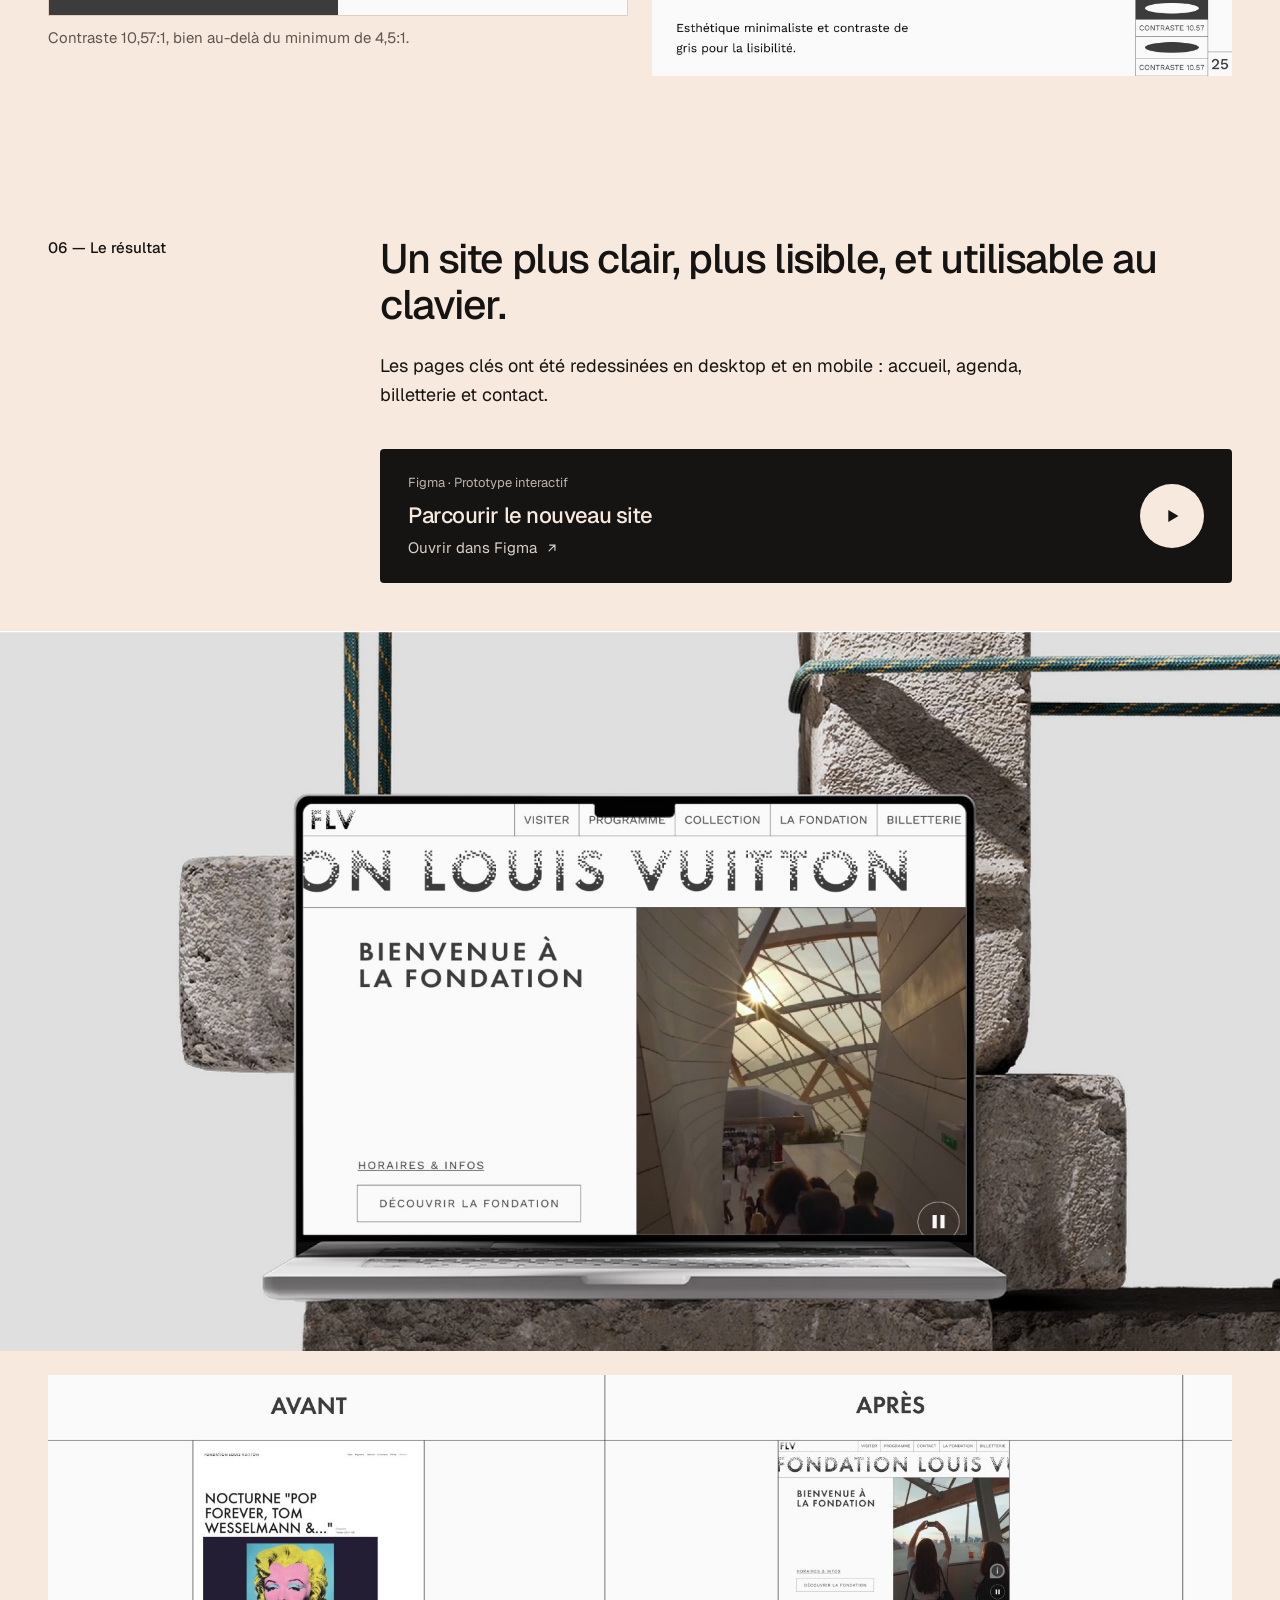
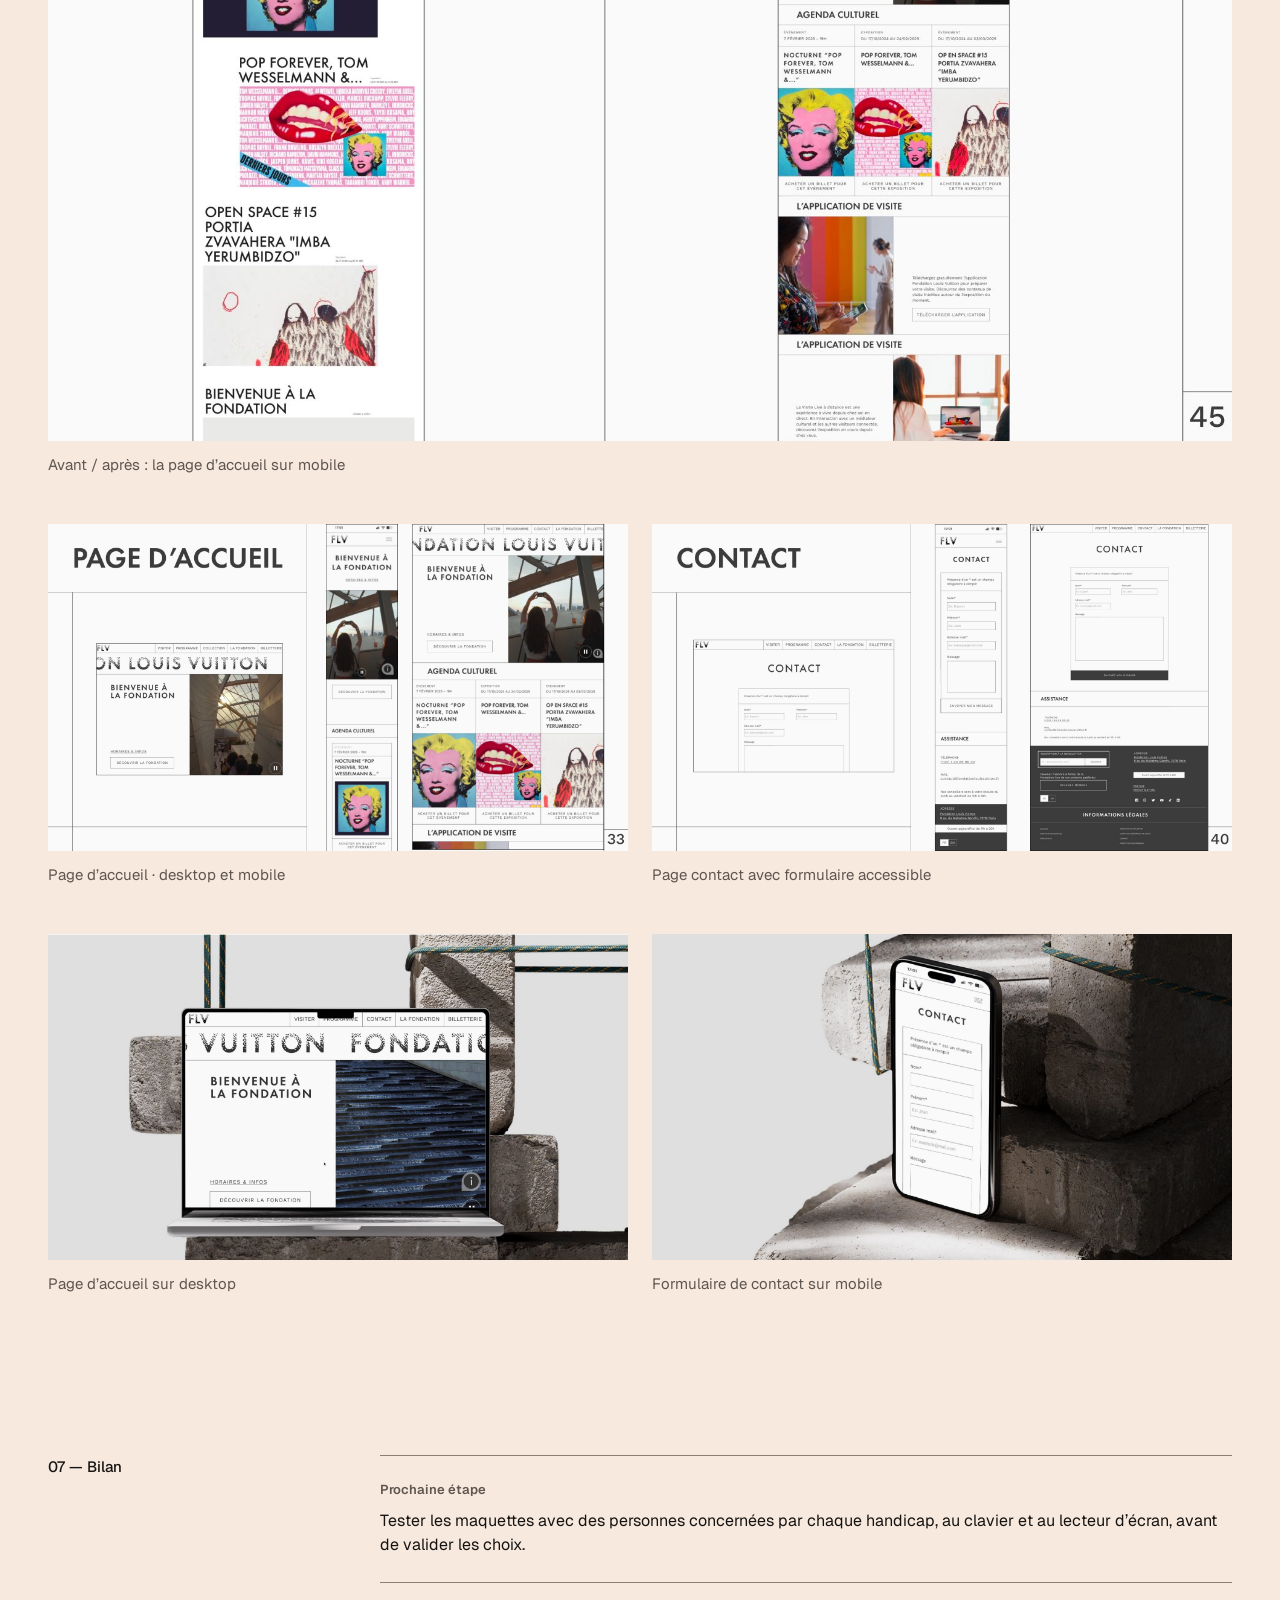
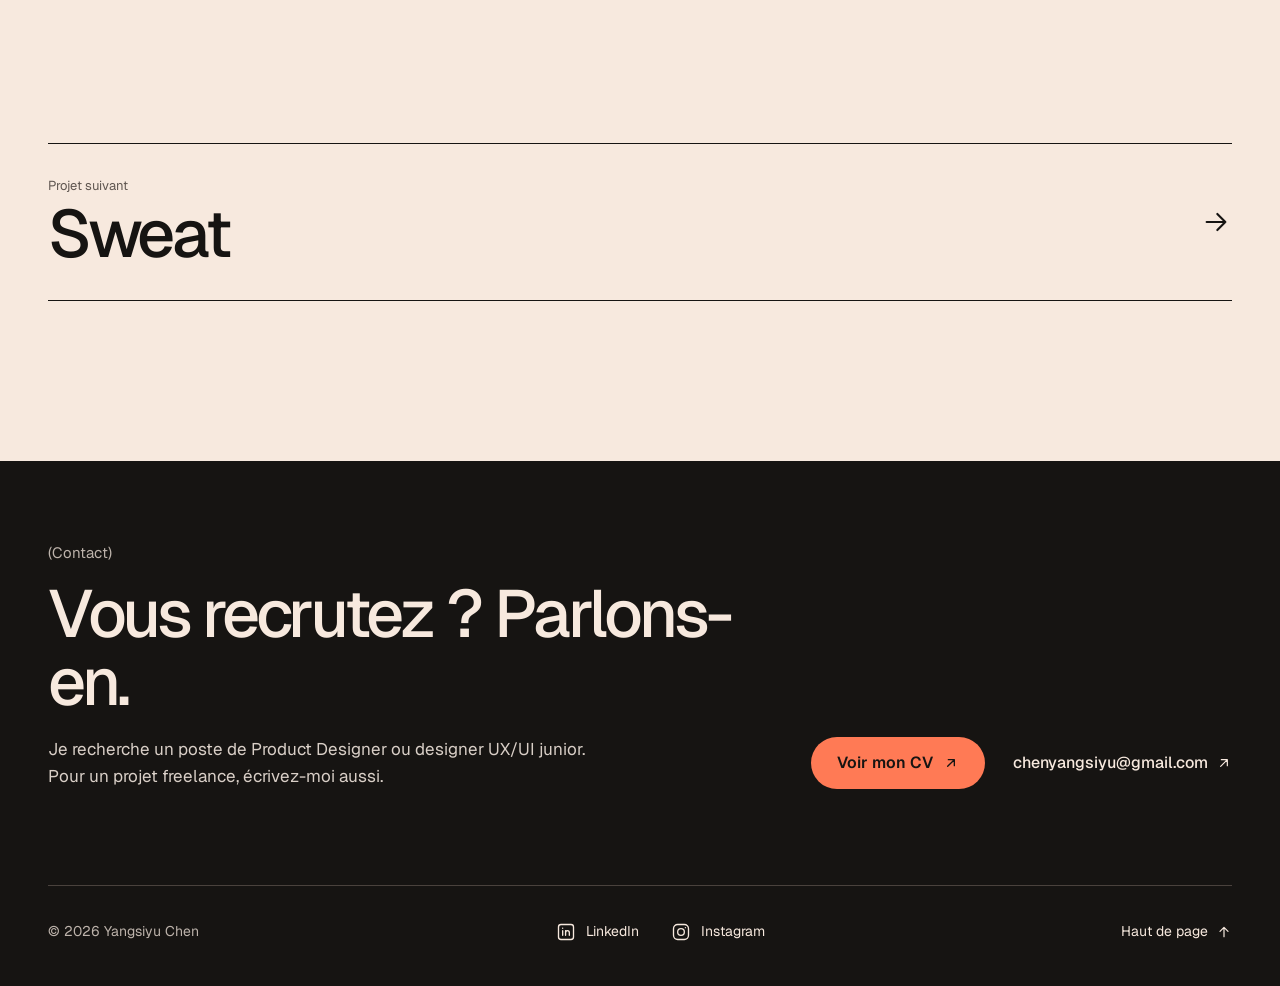
<file: lv.html>
<!doctype html>
<html lang="fr">
<head>
<meta charset="utf-8">
<meta name="viewport" content="width=device-width, initial-scale=1">
<title>Fondation Louis Vuitton · Yangsiyu Chen</title>
<meta name="description" content="Portfolio de Yangsiyu Chen, Product &amp; UX/UI designer à Paris : recherche utilisateur, prototypage, UI et accessibilité.">
<meta property="og:title" content="Fondation Louis Vuitton · Yangsiyu Chen">
<meta property="og:description" content="Portfolio de Yangsiyu Chen, Product &amp; UX/UI designer à Paris : recherche utilisateur, prototypage, UI et accessibilité.">
<meta property="og:type" content="website">
<meta name="theme-color" content="#f7e9de">
<link rel="icon" type="image/png" href="assets/img/logo.png">
<link rel="alternate" hreflang="fr" href="lv.html">
<link rel="alternate" hreflang="en" href="en/lv.html">
<link rel="alternate" hreflang="zh-CN" href="zh/lv.html">
<link rel="preconnect" href="https://fonts.googleapis.com">
<link rel="preconnect" href="https://fonts.gstatic.com" crossorigin>
<link rel="stylesheet" href="https://fonts.googleapis.com/css2?family=Geist:wght@300;400;500;600&amp;family=Noto+Sans+SC:wght@400;500;600&amp;display=swap">
<link rel="stylesheet" href="assets/css/base.css">
<link rel="stylesheet" href="assets/css/lv.css">
<script src="assets/js/main.js" defer></script>
</head>
<body data-lang="fr">
<div id="top" class="site" lang="fr" style="background: #f7e9de; color: #161412; font-family: 'Geist', 'Noto Sans SC', system-ui, sans-serif; font-size: 16px; line-height: 1.55; min-height: 100%; overflow-x: hidden">
<div class="wrap" style="padding-top: 28px">

<header class="hdr">
<div class="hdr-logo"><a href="index.html" class="logo-link"><img src="assets/img/logo.png" alt="Yangsiyu Chen" style="width: auto; display: block"></a></div>
<nav aria-label="Navigation principale" class="hdr-nav">
<a href="index.html#projets" class="nav-link" aria-current="page" style="font-weight: 600">Projets</a>
<a href="index.html#parcours" class="nav-link">Parcours</a>
<a href="assets/cv/CV_Yangsiyu_CHEN_EN.pdf" class="nav-link" target="_blank" rel="noopener">CV</a>
<a href="#contact" class="nav-link">Contact</a>
</nav>
<div role="group" aria-label="Langue" class="hdr-lang">

<button type="button" class="lang-btn" data-lang="fr" data-href="lv.html" aria-pressed="true" style="min-width: 40px; min-height: 36px; padding: 0 6px; border: 0; border-radius: 0; background: transparent; color: #161412; font: inherit; font-size: 14px; font-weight: 600; text-decoration: underline; text-decoration-color: #db3e1d; text-decoration-thickness: 2px; text-underline-offset: 6px; cursor: pointer">FR</button>

<button type="button" class="lang-btn" data-lang="en" data-href="en/lv.html" aria-pressed="false" style="min-width: 40px; min-height: 36px; padding: 0 6px; border: 0; border-radius: 0; background: transparent; color: #5f5650; font: inherit; font-size: 14px; font-weight: 400; text-decoration: none; text-decoration-color: #db3e1d; text-decoration-thickness: 2px; text-underline-offset: 6px; cursor: pointer">EN</button>

<button type="button" class="lang-btn" data-lang="zh" data-href="zh/lv.html" aria-pressed="false" style="min-width: 40px; min-height: 36px; padding: 0 6px; border: 0; border-radius: 0; background: transparent; color: #5f5650; font: inherit; font-size: 14px; font-weight: 400; text-decoration: none; text-decoration-color: #db3e1d; text-decoration-thickness: 2px; text-underline-offset: 6px; cursor: pointer">中</button>

</div>
</header>

<section style="margin-top: 96px">
<a href="index.html" class="nav-link" style="display: inline-flex; align-items: center; gap: 8px; font-size: 15px; min-height: 44px">
<svg width="16" height="16" viewBox="0 0 24 24" fill="none" stroke="currentColor" stroke-width="1.8" stroke-linecap="round" stroke-linejoin="round" aria-hidden="true"><path d="M19 12H5M11 6l-6 6 6 6"></path></svg>Tous les projets</a>
<p style="margin: 40px 0 16px; display: flex; align-items: center; gap: 8px; font-size: 14px; font-weight: 500"><span aria-hidden="true" style="flex-shrink: 0; width: 8px; height: 8px; border-radius: 999px; background: #2e6b66"></span>UX/UI · Accessibilité · Refonte de site · 2025</p>
<h1 class="t-display" style="max-width: 1100px">Fondation Louis Vuitton</h1>
<p class="t-lead" style="margin-top: 32px; max-width: 860px">Audit et refonte du site de la Fondation Louis Vuitton pour le rendre <span style="text-decoration: underline; text-decoration-color: #db3e1d; text-decoration-thickness: 0.07em; text-underline-offset: 0.14em">accessible aux personnes en situation de handicap</span>.</p>
<dl class="meta">
<div><dt style="font-size: 13px; color: #5f5650">Équipe</dt><dd style="margin: 4px 0 0">Projet collectif à six, avec Weiyi, Clara, Coline, Augustin et Émilie : chaque étape menée ensemble</dd></div>
<div><dt style="font-size: 13px; color: #5f5650">Type</dt><dd style="margin: 4px 0 0">Projet d’école · Audit RGAA et refonte web</dd></div>
<div><dt style="font-size: 13px; color: #5f5650">Livrables</dt><dd style="margin: 4px 0 0">Audit, personas, parcours, wireframes, design system, maquettes desktop et mobile</dd></div>
</dl>
</section>
</div>

<div data-par="1" style="margin-top: 48px; width: 100%; aspect-ratio: 16 / 10; max-height: 900px; overflow: hidden; background: #d9cfc7">
<img src="assets/img/lv/lv-cover.jpg" alt="Ordinateur portable posé sur des marches, affichant la nouvelle page d’accueil de la Fondation Louis Vuitton" style="width: 100%; height: 100%; display: block; object-fit: cover; transform: translateY(0.0px) scale(1.12); will-change: transform" data-k="50">
</div>

<div class="wrap">

<section aria-labelledby="s1" class="mt-l">
<div class="split">
<h2 id="s1" class="t-label">01 — Contexte</h2>
<div style="min-width: 0">
<p class="t-statement">Un site culturel prestigieux, mais difficile à utiliser pour beaucoup de visiteurs.</p>
<p class="t-body" style="margin-top: 24px">Le brief : auditer puis repenser le site d’un lieu culturel autour de l’accessibilité, pour les personnes en situation de handicap. Nous avons choisi la Fondation Louis Vuitton.</p>
</div>
</div>
<div class="g2 mt-m" style="gap: 24px">

<div class="card lift">
<p class="t-over">Page d’accueil</p>
<p class="t-h3" style="margin-top: 10px">Textes et images disproportionnés ; difficile de trouver les horaires et d’acheter un billet.</p>
</div>

<div class="card lift">
<p class="t-over">Page contact</p>
<p class="t-h3" style="margin-top: 10px">Difficile d’accès, et aucun formulaire de contact.</p>
</div>

</div>
</section>

<section aria-labelledby="s2" class="mt-l">
<div class="split">
<h2 id="s2" class="t-label">02 — Audit</h2>
<div style="min-width: 0">
<p class="t-statement">Un audit critère par critère, selon le référentiel RGAA.</p>
<p class="t-body" style="margin-top: 24px">Chaque thème du référentiel a été vérifié sur les pages clés du site, avec captures et numéros de critères à l’appui.</p>
<div style="margin-top: 32px">
<div class="bar" role="img" aria-label="Sur 9 thèmes relevés, 7 non conformes et 2 conformes">
<div style="flex: 7; background: #b5301a"></div>
<div style="flex: 2; background: #2e6b66; border-left: 2px solid #f7e9de"></div>
</div>
<div style="margin-top: 10px; display: flex; flex-wrap: wrap; justify-content: space-between; gap: 8px 24px; font-size: 15px">
<span style="display: inline-flex; align-items: center; gap: 8px"><span aria-hidden="true" style="width: 10px; height: 10px; background: #b5301a"></span>7 thèmes non conformes</span>
<span style="display: inline-flex; align-items: center; gap: 8px"><span aria-hidden="true" style="width: 10px; height: 10px; background: #2e6b66"></span>2 thèmes conformes</span>
</div>
</div>
<div class="audit" style="margin-top: 32px">

<div class="audit-row hov">
<p class="t-h3" style="font-size: 17px">Couleurs</p>
<p class="a-note" style="margin: 0; font-size: 15px; color: #3d3632">Contraste insuffisant entre le texte et l’arrière-plan.</p>
<p style="margin: 0; justify-self: end; display: inline-flex; align-items: center; gap: 6px; padding: 4px 12px; border-radius: 999px; font-size: 13px; font-weight: 600; white-space: nowrap; color: #b5301a; background: #fbe3dc"><span aria-hidden="true">✕</span>Non conforme</p>
</div>

<div class="audit-row hov">
<p class="t-h3" style="font-size: 17px">Multimédias</p>
<p class="a-note" style="margin: 0; font-size: 15px; color: #3d3632">Vidéo impossible à arrêter ou à masquer ; pas d’alternative aux médias temporels.</p>
<p style="margin: 0; justify-self: end; display: inline-flex; align-items: center; gap: 6px; padding: 4px 12px; border-radius: 999px; font-size: 13px; font-weight: 600; white-space: nowrap; color: #b5301a; background: #fbe3dc"><span aria-hidden="true">✕</span>Non conforme</p>
</div>

<div class="audit-row hov">
<p class="t-h3" style="font-size: 17px">Liens</p>
<p class="a-note" style="margin: 0; font-size: 15px; color: #3d3632">Aucun style dédié pour repérer les liens.</p>
<p style="margin: 0; justify-self: end; display: inline-flex; align-items: center; gap: 6px; padding: 4px 12px; border-radius: 999px; font-size: 13px; font-weight: 600; white-space: nowrap; color: #b5301a; background: #fbe3dc"><span aria-hidden="true">✕</span>Non conforme</p>
</div>

<div class="audit-row hov">
<p class="t-h3" style="font-size: 17px">Éléments obligatoires</p>
<p class="a-note" style="margin: 0; font-size: 15px; color: #3d3632">Pas de titre h1 sur la page d’accueil.</p>
<p style="margin: 0; justify-self: end; display: inline-flex; align-items: center; gap: 6px; padding: 4px 12px; border-radius: 999px; font-size: 13px; font-weight: 600; white-space: nowrap; color: #b5301a; background: #fbe3dc"><span aria-hidden="true">✕</span>Non conforme</p>
</div>

<div class="audit-row hov">
<p class="t-h3" style="font-size: 17px">Structure</p>
<p class="a-note" style="margin: 0; font-size: 15px; color: #3d3632">Hiérarchie des titres illogique (header, nav, main et footer bien placés).</p>
<p style="margin: 0; justify-self: end; display: inline-flex; align-items: center; gap: 6px; padding: 4px 12px; border-radius: 999px; font-size: 13px; font-weight: 600; white-space: nowrap; color: #b5301a; background: #fbe3dc"><span aria-hidden="true">✕</span>Non conforme</p>
</div>

<div class="audit-row hov">
<p class="t-h3" style="font-size: 17px">Formulaires</p>
<p class="a-note" style="margin: 0; font-size: 15px; color: #3d3632">Pas de formulaire de contact ; champs sans étiquette ni instructions.</p>
<p style="margin: 0; justify-self: end; display: inline-flex; align-items: center; gap: 6px; padding: 4px 12px; border-radius: 999px; font-size: 13px; font-weight: 600; white-space: nowrap; color: #b5301a; background: #fbe3dc"><span aria-hidden="true">✕</span>Non conforme</p>
</div>

<div class="audit-row hov">
<p class="t-h3" style="font-size: 17px">Navigation</p>
<p class="a-note" style="margin: 0; font-size: 15px; color: #3d3632">Pas de lien d’évitement ; ordre de tabulation incohérent ; focus peu visible.</p>
<p style="margin: 0; justify-self: end; display: inline-flex; align-items: center; gap: 6px; padding: 4px 12px; border-radius: 999px; font-size: 13px; font-weight: 600; white-space: nowrap; color: #b5301a; background: #fbe3dc"><span aria-hidden="true">✕</span>Non conforme</p>
</div>

<div class="audit-row hov">
<p class="t-h3" style="font-size: 17px">Images</p>
<p class="a-note" style="margin: 0; font-size: 15px; color: #3d3632">Logo et images informatives avec texte alternatif ; images décoratives ignorées.</p>
<p style="margin: 0; justify-self: end; display: inline-flex; align-items: center; gap: 6px; padding: 4px 12px; border-radius: 999px; font-size: 13px; font-weight: 600; white-space: nowrap; color: #2e6b66; background: #e1ece6"><span aria-hidden="true">✓</span>Conforme</p>
</div>

<div class="audit-row hov">
<p class="t-h3" style="font-size: 17px">Présentation</p>
<p class="a-note" style="margin: 0; font-size: 15px; color: #3d3632">Textes lisibles jusqu’à 200 % de zoom.</p>
<p style="margin: 0; justify-self: end; display: inline-flex; align-items: center; gap: 6px; padding: 4px 12px; border-radius: 999px; font-size: 13px; font-weight: 600; white-space: nowrap; color: #2e6b66; background: #e1ece6"><span aria-hidden="true">✓</span>Conforme</p>
</div>

</div>
</div>
</div>
</section>

<section aria-labelledby="s3" class="mt-l">
<div class="split">
<h2 id="s3" class="t-label">03 — Personas</h2>
<div style="min-width: 0">
<p class="t-statement">Quatre personas, quatre façons de vivre le site.</p>
<p class="t-body" style="margin-top: 24px">Chaque persona représente un type de handicap. Pour chacun, nous avons relié les difficultés rencontrées sur le site actuel aux solutions à mettre en place.</p>
</div>
</div>
<div class="g2 mt-m" style="gap: 24px">

<article class="card lift">
<div class="persona-head">
<div style="min-width: 0">
<h3 class="t-h3">Julien Martin</h3>
<p style="margin: 4px 0 0; font-size: 15px; color: #5f5650">45 ans · professeur d’histoire</p>
</div>
<span style="flex-shrink: 0; padding: 4px 12px; border-radius: 999px; background: #161412; color: #f7e9de; font-size: 13px; font-weight: 500">DMLA · vision</span>
</div>
<div class="pd">
<div style="min-width: 0">
<p class="t-over">Difficultés</p>
<ul style="margin: 10px 0 0; padding: 0; list-style: none; display: flex; flex-direction: column; gap: 8px; font-size: 15px; line-height: 1.45">

<li style="display: flex; gap: 10px"><span aria-hidden="true" style="flex-shrink: 0; margin-top: 8px; width: 7px; height: 7px; background: #b5301a"></span><span>Images porteuses d’information sans texte alternatif</span></li>

<li style="display: flex; gap: 10px"><span aria-hidden="true" style="flex-shrink: 0; margin-top: 8px; width: 7px; height: 7px; background: #b5301a"></span><span>Tabulation trop longue</span></li>

<li style="display: flex; gap: 10px"><span aria-hidden="true" style="flex-shrink: 0; margin-top: 8px; width: 7px; height: 7px; background: #b5301a"></span><span>Contraste insuffisant, texte trop petit</span></li>

</ul>
</div>
<div style="min-width: 0">
<p class="t-over">Solutions</p>
<ul style="margin: 10px 0 0; padding: 0; list-style: none; display: flex; flex-direction: column; gap: 8px; font-size: 15px; line-height: 1.45">

<li style="display: flex; gap: 10px"><span aria-hidden="true" style="flex-shrink: 0; margin-top: 7px; width: 8px; height: 8px; border-radius: 999px; background: #2e6b66"></span><span>Texte alternatif sur toute image utile</span></li>

<li style="display: flex; gap: 10px"><span aria-hidden="true" style="flex-shrink: 0; margin-top: 7px; width: 8px; height: 8px; border-radius: 999px; background: #2e6b66"></span><span>Navigation rapide</span></li>

<li style="display: flex; gap: 10px"><span aria-hidden="true" style="flex-shrink: 0; margin-top: 7px; width: 8px; height: 8px; border-radius: 999px; background: #2e6b66"></span><span>Contraste supérieur à 4,5:1, texte à taille adaptable</span></li>

</ul>
</div>
</div>
</article>

<article class="card lift">
<div class="persona-head">
<div style="min-width: 0">
<h3 class="t-h3">Élodie Richard</h3>
<p style="margin: 4px 0 0; font-size: 15px; color: #5f5650">23 ans · designer produit</p>
</div>
<span style="flex-shrink: 0; padding: 4px 12px; border-radius: 999px; background: #161412; color: #f7e9de; font-size: 13px; font-weight: 500">Dyslexie</span>
</div>
<div class="pd">
<div style="min-width: 0">
<p class="t-over">Difficultés</p>
<ul style="margin: 10px 0 0; padding: 0; list-style: none; display: flex; flex-direction: column; gap: 8px; font-size: 15px; line-height: 1.45">

<li style="display: flex; gap: 10px"><span aria-hidden="true" style="flex-shrink: 0; margin-top: 8px; width: 7px; height: 7px; background: #b5301a"></span><span>Trop de texte sans séparation claire</span></li>

<li style="display: flex; gap: 10px"><span aria-hidden="true" style="flex-shrink: 0; margin-top: 8px; width: 7px; height: 7px; background: #b5301a"></span><span>Menus peu intuitifs</span></li>

<li style="display: flex; gap: 10px"><span aria-hidden="true" style="flex-shrink: 0; margin-top: 8px; width: 7px; height: 7px; background: #b5301a"></span><span>Polices et contrastes inadaptés</span></li>

</ul>
</div>
<div style="min-width: 0">
<p class="t-over">Solutions</p>
<ul style="margin: 10px 0 0; padding: 0; list-style: none; display: flex; flex-direction: column; gap: 8px; font-size: 15px; line-height: 1.45">

<li style="display: flex; gap: 10px"><span aria-hidden="true" style="flex-shrink: 0; margin-top: 7px; width: 8px; height: 8px; border-radius: 999px; background: #2e6b66"></span><span>Textes FALC, faciles à comprendre</span></li>

<li style="display: flex; gap: 10px"><span aria-hidden="true" style="flex-shrink: 0; margin-top: 7px; width: 8px; height: 8px; border-radius: 999px; background: #2e6b66"></span><span>Icônes et images pour guider la lecture</span></li>

<li style="display: flex; gap: 10px"><span aria-hidden="true" style="flex-shrink: 0; margin-top: 7px; width: 8px; height: 8px; border-radius: 999px; background: #2e6b66"></span><span>Mise en page aérée et recherche efficace</span></li>

</ul>
</div>
</div>
</article>

<article class="card lift">
<div class="persona-head">
<div style="min-width: 0">
<h3 class="t-h3">Sophie Leclerc</h3>
<p style="margin: 4px 0 0; font-size: 15px; color: #5f5650">33 ans · comptable</p>
</div>
<span style="flex-shrink: 0; padding: 4px 12px; border-radius: 999px; background: #161412; color: #f7e9de; font-size: 13px; font-weight: 500">Malentendante</span>
</div>
<div class="pd">
<div style="min-width: 0">
<p class="t-over">Difficultés</p>
<ul style="margin: 10px 0 0; padding: 0; list-style: none; display: flex; flex-direction: column; gap: 8px; font-size: 15px; line-height: 1.45">

<li style="display: flex; gap: 10px"><span aria-hidden="true" style="flex-shrink: 0; margin-top: 8px; width: 7px; height: 7px; background: #b5301a"></span><span>Vidéos sans sous-titres ni transcription</span></li>

<li style="display: flex; gap: 10px"><span aria-hidden="true" style="flex-shrink: 0; margin-top: 8px; width: 7px; height: 7px; background: #b5301a"></span><span>Informations portées uniquement par le son</span></li>

</ul>
</div>
<div style="min-width: 0">
<p class="t-over">Solutions</p>
<ul style="margin: 10px 0 0; padding: 0; list-style: none; display: flex; flex-direction: column; gap: 8px; font-size: 15px; line-height: 1.45">

<li style="display: flex; gap: 10px"><span aria-hidden="true" style="flex-shrink: 0; margin-top: 7px; width: 8px; height: 8px; border-radius: 999px; background: #2e6b66"></span><span>Sous-titrage et transcription des vidéos</span></li>

<li style="display: flex; gap: 10px"><span aria-hidden="true" style="flex-shrink: 0; margin-top: 7px; width: 8px; height: 8px; border-radius: 999px; background: #2e6b66"></span><span>Micro-animations visuelles</span></li>

</ul>
</div>
</div>
</article>

<article class="card lift">
<div class="persona-head">
<div style="min-width: 0">
<h3 class="t-h3">Thomas Garnier</h3>
<p style="margin: 4px 0 0; font-size: 15px; color: #5f5650">72 ans · retraité</p>
</div>
<span style="flex-shrink: 0; padding: 4px 12px; border-radius: 999px; background: #161412; color: #f7e9de; font-size: 13px; font-weight: 500">Sclérose en plaques</span>
</div>
<div class="pd">
<div style="min-width: 0">
<p class="t-over">Difficultés</p>
<ul style="margin: 10px 0 0; padding: 0; list-style: none; display: flex; flex-direction: column; gap: 8px; font-size: 15px; line-height: 1.45">

<li style="display: flex; gap: 10px"><span aria-hidden="true" style="flex-shrink: 0; margin-top: 8px; width: 7px; height: 7px; background: #b5301a"></span><span>Navigation au clavier uniquement</span></li>

<li style="display: flex; gap: 10px"><span aria-hidden="true" style="flex-shrink: 0; margin-top: 8px; width: 7px; height: 7px; background: #b5301a"></span><span>Parcours trop longs</span></li>

<li style="display: flex; gap: 10px"><span aria-hidden="true" style="flex-shrink: 0; margin-top: 8px; width: 7px; height: 7px; background: #b5301a"></span><span>Pas de contrôle sur les médias</span></li>

<li style="display: flex; gap: 10px"><span aria-hidden="true" style="flex-shrink: 0; margin-top: 8px; width: 7px; height: 7px; background: #b5301a"></span><span>Zones cliquables trop petites</span></li>

</ul>
</div>
<div style="min-width: 0">
<p class="t-over">Solutions</p>
<ul style="margin: 10px 0 0; padding: 0; list-style: none; display: flex; flex-direction: column; gap: 8px; font-size: 15px; line-height: 1.45">

<li style="display: flex; gap: 10px"><span aria-hidden="true" style="flex-shrink: 0; margin-top: 7px; width: 8px; height: 8px; border-radius: 999px; background: #2e6b66"></span><span>Plan du site</span></li>

<li style="display: flex; gap: 10px"><span aria-hidden="true" style="flex-shrink: 0; margin-top: 7px; width: 8px; height: 8px; border-radius: 999px; background: #2e6b66"></span><span>Navigation claire</span></li>

<li style="display: flex; gap: 10px"><span aria-hidden="true" style="flex-shrink: 0; margin-top: 7px; width: 8px; height: 8px; border-radius: 999px; background: #2e6b66"></span><span>Boutons de contrôle des médias</span></li>

<li style="display: flex; gap: 10px"><span aria-hidden="true" style="flex-shrink: 0; margin-top: 7px; width: 8px; height: 8px; border-radius: 999px; background: #2e6b66"></span><span>Zones cliquables plus grandes</span></li>

</ul>
</div>
</div>
</article>

</div>
</section>

<section aria-labelledby="s4" class="mt-l">
<div class="split">
<h2 id="s4" class="t-label">04 — Parcours &amp; wireframes</h2>
<div style="min-width: 0">
<p class="t-statement">« Julien veut voir l’expo pop ce week-end. Il doit d’abord trouver les horaires, puis acheter un billet. »</p>
<p class="t-over" style="margin-top: 32px">Parcours utilisateur</p>
<ol class="flow" style="margin: 12px 0 0; padding: 0; list-style: none">

<li style="display: flex; align-items: center; gap: 12px"><span class="flow-step">Arrivée sur le site</span><svg width="20" height="20" viewBox="0 0 24 24" fill="none" stroke="#b5301a" stroke-width="1.8" stroke-linecap="round" stroke-linejoin="round" aria-hidden="true"><path d="M5 12h14M13 6l6 6-6 6"></path></svg></li>

<li style="display: flex; align-items: center; gap: 12px"><span class="flow-step">Page d’accueil</span><svg width="20" height="20" viewBox="0 0 24 24" fill="none" stroke="#b5301a" stroke-width="1.8" stroke-linecap="round" stroke-linejoin="round" aria-hidden="true"><path d="M5 12h14M13 6l6 6-6 6"></path></svg></li>

<li style="display: flex; align-items: center; gap: 12px"><span class="flow-step">Billetterie</span><svg width="20" height="20" viewBox="0 0 24 24" fill="none" stroke="#b5301a" stroke-width="1.8" stroke-linecap="round" stroke-linejoin="round" aria-hidden="true"><path d="M5 12h14M13 6l6 6-6 6"></path></svg></li>

<li style="display: flex; align-items: center; gap: 12px"><span class="flow-step">Billet pour l’exposition</span><svg width="20" height="20" viewBox="0 0 24 24" fill="none" stroke="#b5301a" stroke-width="1.8" stroke-linecap="round" stroke-linejoin="round" aria-hidden="true"><path d="M5 12h14M13 6l6 6-6 6"></path></svg></li>

<li style="display: flex; align-items: center; gap: 12px"><span class="flow-step">Paiement</span><svg width="20" height="20" viewBox="0 0 24 24" fill="none" stroke="#b5301a" stroke-width="1.8" stroke-linecap="round" stroke-linejoin="round" aria-hidden="true"><path d="M5 12h14M13 6l6 6-6 6"></path></svg></li>

<li style="display: flex; align-items: center; gap: 12px"><span class="flow-step">Réservation confirmée</span></li>

</ol>
</div>
</div>
<div class="g2 mt-m" style="gap: 24px">
<figure style="margin: 0; min-width: 0"><div class="zoom"><img src="assets/img/lv/lv-89.jpg" alt="Wireframes mobile des pages du site" style="width: 100%; display: block; aspect-ratio: 16 / 9; object-fit: cover"></div><figcaption style="margin-top: 12px; font-size: 15px; color: #5f5650">Wireframes mobile</figcaption></figure>
<figure style="margin: 0; min-width: 0"><div class="zoom"><img src="assets/img/lv/lv-90.jpg" alt="Wireframe desktop de la page d’accueil" style="width: 100%; display: block; aspect-ratio: 16 / 9; object-fit: cover"></div><figcaption style="margin-top: 12px; font-size: 15px; color: #5f5650">Wireframes desktop</figcaption></figure>
</div>
</section>

<section aria-labelledby="s5" class="mt-l">
<div class="split">
<h2 id="s5" class="t-label">05 — Solutions d’accessibilité</h2>
<div style="min-width: 0">
<p class="t-statement">Des choix de design pensés pour chaque handicap.</p>
</div>
</div>
<div class="g3 mt-m">

<div class="card lift" style="display: flex; flex-direction: column; justify-content: space-between; gap: 20px">
<div>
<p class="t-over">01</p>
<h3 class="t-h3" style="margin-top: 8px">Grille modulaire</h3>
<p style="margin: 8px 0 0; font-size: 15px; color: #5f5650">Facilite la tabulation, le responsive et l’agrandissement des textes.</p>
</div>
<ul aria-label="Handicaps concernés" style="margin: 0; padding: 0; list-style: none; display: flex; flex-wrap: wrap; gap: 6px">

<li style="padding: 2px 10px; border: 1px solid #8a7f77; border-radius: 999px; font-size: 12px; font-weight: 500">Cognitif</li>

<li style="padding: 2px 10px; border: 1px solid #8a7f77; border-radius: 999px; font-size: 12px; font-weight: 500">Moteur</li>

<li style="padding: 2px 10px; border: 1px solid #8a7f77; border-radius: 999px; font-size: 12px; font-weight: 500">Visuel</li>

</ul>
</div>

<div class="card lift" style="display: flex; flex-direction: column; justify-content: space-between; gap: 20px">
<div>
<p class="t-over">02</p>
<h3 class="t-h3" style="margin-top: 8px">Textes courts</h3>
<p style="margin: 8px 0 0; font-size: 15px; color: #5f5650">Peu de texte, accompagné d’images et d’icônes.</p>
</div>
<ul aria-label="Handicaps concernés" style="margin: 0; padding: 0; list-style: none; display: flex; flex-wrap: wrap; gap: 6px">

<li style="padding: 2px 10px; border: 1px solid #8a7f77; border-radius: 999px; font-size: 12px; font-weight: 500">Cognitif</li>

</ul>
</div>

<div class="card lift" style="display: flex; flex-direction: column; justify-content: space-between; gap: 20px">
<div>
<p class="t-over">03</p>
<h3 class="t-h3" style="margin-top: 8px">Boutons descriptifs</h3>
<p style="margin: 8px 0 0; font-size: 15px; color: #5f5650">Chaque bouton indique une action précise.</p>
</div>
<ul aria-label="Handicaps concernés" style="margin: 0; padding: 0; list-style: none; display: flex; flex-wrap: wrap; gap: 6px">

<li style="padding: 2px 10px; border: 1px solid #8a7f77; border-radius: 999px; font-size: 12px; font-weight: 500">Visuel</li>

</ul>
</div>

<div class="card lift" style="display: flex; flex-direction: column; justify-content: space-between; gap: 20px">
<div>
<p class="t-over">04</p>
<h3 class="t-h3" style="margin-top: 8px">Chatbot à commande vocale</h3>
<p style="margin: 8px 0 0; font-size: 15px; color: #5f5650">Pour rechercher rapidement sur le site.</p>
</div>
<ul aria-label="Handicaps concernés" style="margin: 0; padding: 0; list-style: none; display: flex; flex-wrap: wrap; gap: 6px">

<li style="padding: 2px 10px; border: 1px solid #8a7f77; border-radius: 999px; font-size: 12px; font-weight: 500">Cognitif</li>

<li style="padding: 2px 10px; border: 1px solid #8a7f77; border-radius: 999px; font-size: 12px; font-weight: 500">Visuel</li>

<li style="padding: 2px 10px; border: 1px solid #8a7f77; border-radius: 999px; font-size: 12px; font-weight: 500">Moteur</li>

</ul>
</div>

<div class="card lift" style="display: flex; flex-direction: column; justify-content: space-between; gap: 20px">
<div>
<p class="t-over">05</p>
<h3 class="t-h3" style="margin-top: 8px">Formulaire clair</h3>
<p style="margin: 8px 0 0; font-size: 15px; color: #5f5650">Champs visibles dès le début de la page, messages d’erreur compréhensibles.</p>
</div>
<ul aria-label="Handicaps concernés" style="margin: 0; padding: 0; list-style: none; display: flex; flex-wrap: wrap; gap: 6px">

<li style="padding: 2px 10px; border: 1px solid #8a7f77; border-radius: 999px; font-size: 12px; font-weight: 500">Auditif</li>

<li style="padding: 2px 10px; border: 1px solid #8a7f77; border-radius: 999px; font-size: 12px; font-weight: 500">Visuel</li>

<li style="padding: 2px 10px; border: 1px solid #8a7f77; border-radius: 999px; font-size: 12px; font-weight: 500">Moteur</li>

</ul>
</div>

<div class="card lift" style="display: flex; flex-direction: column; justify-content: space-between; gap: 20px">
<div>
<p class="t-over">06</p>
<h3 class="t-h3" style="margin-top: 8px">Focus visible</h3>
<p style="margin: 8px 0 0; font-size: 15px; color: #5f5650">Liens et boutons encadrés au survol et à la tabulation.</p>
</div>
<ul aria-label="Handicaps concernés" style="margin: 0; padding: 0; list-style: none; display: flex; flex-wrap: wrap; gap: 6px">

<li style="padding: 2px 10px; border: 1px solid #8a7f77; border-radius: 999px; font-size: 12px; font-weight: 500">Auditif</li>

<li style="padding: 2px 10px; border: 1px solid #8a7f77; border-radius: 999px; font-size: 12px; font-weight: 500">Visuel</li>

</ul>
</div>

<div class="card lift" style="display: flex; flex-direction: column; justify-content: space-between; gap: 20px">
<div>
<p class="t-over">07</p>
<h3 class="t-h3" style="margin-top: 8px">Lien d’évitement</h3>
<p style="margin: 8px 0 0; font-size: 15px; color: #5f5650">Pour aller directement aux fonctions principales.</p>
</div>
<ul aria-label="Handicaps concernés" style="margin: 0; padding: 0; list-style: none; display: flex; flex-wrap: wrap; gap: 6px">

<li style="padding: 2px 10px; border: 1px solid #8a7f77; border-radius: 999px; font-size: 12px; font-weight: 500">Visuel</li>

<li style="padding: 2px 10px; border: 1px solid #8a7f77; border-radius: 999px; font-size: 12px; font-weight: 500">Moteur</li>

</ul>
</div>

</div>
<div class="g2" style="margin-top: 48px; gap: 24px; align-items: center">
<div style="min-width: 0">
<p class="t-over">Design system</p>
<p class="t-h3" style="margin-top: 10px">Une esthétique minimaliste : Futura PT pour les titres, Work Sans pour le texte, et un contraste de gris pensé pour la lisibilité.</p>
<div style="margin-top: 20px; display: grid; grid-template-columns: repeat(2, minmax(0, 1fr)); border: 1px solid #e3cdbd; font-family: 'Roboto Mono', ui-monospace, monospace; font-size: 13px">
<div style="padding: 16px; min-height: 110px; background: #3c3c3c; color: #fafafa; display: flex; align-items: flex-end">#3C3C3C</div>
<div style="padding: 16px; min-height: 110px; background: #fafafa; color: #3c3c3c; display: flex; align-items: flex-end">#FAFAFA</div>
</div>
<p style="margin: 10px 0 0; font-size: 15px; color: #5f5650">Contraste 10,57:1, bien au-delà du minimum de 4,5:1.</p>
</div>
<div class="zoom" style="min-width: 0"><img src="assets/img/lv/lv-75.jpg" alt="Design system desktop : interlettrage, interlignage, tailles et polices" style="width: 100%; display: block; aspect-ratio: 16 / 9; object-fit: cover"></div>
</div>
</section>

<section aria-labelledby="s6" class="mt-l">
<div class="split">
<h2 id="s6" class="t-label">06 — Le résultat</h2>
<div style="min-width: 0">
<p class="t-statement">Un site plus clair, plus lisible, et utilisable au clavier.</p>
<p class="t-body" style="margin-top: 24px">Les pages clés ont été redessinées en desktop et en mobile : accueil, agenda, billetterie et contact.</p>
<a href="https://www.figma.com/proto/hLUooa5IdpwyWBZrseNtJ8/ACCES?node-id=453-7104&amp;t=zBMD49sEnfIiguVj-1&amp;scaling=min-zoom&amp;content-scaling=fixed&amp;page-id=1%3A3&amp;starting-point-node-id=453%3A7104" target="_blank" rel="noopener" class="proto-card" style="margin-top: 40px; border-radius: 4px; background: #161412; color: #f7e9de; text-decoration: none; display: flex; align-items: center; justify-content: space-between; gap: 24px; padding: 24px 28px">
<span style="display: flex; flex-direction: column; gap: 8px; min-width: 0">
<span style="font-size: 13px; color: #bdb3ab">Figma · Prototype interactif</span>
<span style="font-size: 22px; font-weight: 500; line-height: 1.2; letter-spacing: -0.02em">Parcourir le nouveau site</span>
<span style="display: inline-flex; align-items: center; gap: 8px; font-size: 15px; color: #d9cfc7">Ouvrir dans Figma
<svg width="14" height="14" viewBox="0 0 24 24" fill="none" stroke="currentColor" stroke-width="2" stroke-linecap="round" aria-hidden="true"><path d="M7 17L17 7M8 7h9v9"></path></svg></span>
</span>
<span class="play" aria-hidden="true" style="flex: none; width: 64px; height: 64px; border-radius: 999px; background: #f7e9de; color: #161412; display: flex; align-items: center; justify-content: center">
<svg width="22" height="22" viewBox="0 0 24 24" fill="currentColor" aria-hidden="true"><path d="M8 5.5v13l11-6.5z"></path></svg></span>
</a>
</div>
</div>
</section>
</div>

<div class="zoom" style="margin-top: 48px; background: #e9e7e3"><img src="assets/img/lv/lv-100.jpg" alt="Ordinateur portable affichant la page d’accueil redessinée" style="width: 100%; display: block; aspect-ratio: 16 / 9; max-height: 900px; object-fit: cover"></div>

<div class="wrap">
<figure style="margin: 24px 0 0">
<div class="zoom"><img src="assets/img/lv/lv-99.jpg" alt="Comparaison avant et après de la page d’accueil mobile" style="width: 100%; display: block; aspect-ratio: 16 / 9; object-fit: cover"></div>
<figcaption style="margin-top: 12px; font-size: 15px; color: #5f5650">Avant / après : la page d’accueil sur mobile</figcaption>
</figure>
<div class="g2" style="margin-top: 48px">

<figure style="margin: 0; min-width: 0">
<div class="zoom"><img src="assets/img/lv/lv-72.jpg" alt="Nouvelle page d’accueil en version desktop et mobile, avec l’agenda culturel" style="width: 100%; display: block; aspect-ratio: 16 / 9; object-fit: cover"></div>
<figcaption style="margin-top: 12px; font-size: 15px; color: #5f5650">Page d’accueil · desktop et mobile</figcaption>
</figure>

<figure style="margin: 0; min-width: 0">
<div class="zoom"><img src="assets/img/lv/lv-81.jpg" alt="Nouvelle page contact en desktop et mobile, avec formulaire" style="width: 100%; display: block; aspect-ratio: 16 / 9; object-fit: cover"></div>
<figcaption style="margin-top: 12px; font-size: 15px; color: #5f5650">Page contact avec formulaire accessible</figcaption>
</figure>

<figure style="margin: 0; min-width: 0">
<div class="zoom"><img src="assets/img/lv/lv-8.jpg" alt="Ordinateur portable affichant la nouvelle page d’accueil de la Fondation" style="width: 100%; display: block; aspect-ratio: 16 / 9; object-fit: cover"></div>
<figcaption style="margin-top: 12px; font-size: 15px; color: #5f5650">Page d’accueil sur desktop</figcaption>
</figure>

<figure style="margin: 0; min-width: 0">
<div class="zoom"><img src="assets/img/lv/lv-9.jpg" alt="Téléphone affichant le formulaire de contact" style="width: 100%; display: block; aspect-ratio: 16 / 9; object-fit: cover"></div>
<figcaption style="margin-top: 12px; font-size: 15px; color: #5f5650">Formulaire de contact sur mobile</figcaption>
</figure>

</div>

<section aria-labelledby="s7" class="mt-l split">
<h2 id="s7" class="t-label">07 — Bilan</h2>
<div class="g2" style="gap: 0 24px; border-top: 1px solid #8a7f77">
<div style="padding: 24px 0; border-bottom: 1px solid #8a7f77; min-width: 0">
<p class="t-over">Prochaine étape</p>
<p style="margin: 8px 0 0">Tester les maquettes avec des personnes concernées par chaque handicap, au clavier et au lecteur d’écran, avant de valider les choix.</p>
</div>
</div>
</section>

<a href="sweat.html" class="next-link mt-l" style="display: flex; justify-content: space-between; align-items: center; gap: 24px; padding: 32px 0; border-top: 1px solid #161412; border-bottom: 1px solid #161412; color: #161412; text-decoration: none">
<span style="min-width: 0">
<span class="next-sub" style="display: block; font-size: 13px; color: #5f5650">Projet suivant</span>
<span class="t-h1" style="display: block; margin-top: 4px">Sweat</span>
</span>
<svg width="32" height="32" viewBox="0 0 24 24" fill="none" stroke="currentColor" stroke-width="1.6" stroke-linecap="round" stroke-linejoin="round" aria-hidden="true" style="flex-shrink: 0"><path d="M5 12h14M13 6l6 6-6 6"></path></svg>
</a>
</div>

<footer id="contact" class="mt-l" style="background: #161412; color: #f7e9de">
<div class="foot-in">
<div style="display: flex; flex-wrap: wrap; justify-content: space-between; align-items: flex-end; gap: 32px">
<div style="flex: 1 1 480px; min-width: 0">
<p style="margin: 0; font-size: 15px; color: #bdb3ab">(Contact)</p>
<h2 class="t-h1" style="margin-top: 16px">Vous recrutez ? Parlons-en.</h2>
<p style="margin: 20px 0 0; max-width: 560px; font-size: 17px; color: #d9cfc7">Je recherche un poste de Product Designer ou designer UX/UI junior. Pour un projet freelance, écrivez-moi aussi.</p>
</div>
<div style="display: flex; flex-wrap: wrap; align-items: center; gap: 12px 28px; min-width: 0">
<a href="assets/cv/CV_Yangsiyu_CHEN_EN.pdf" target="_blank" rel="noopener" class="foot-btn" style="display: inline-flex; align-items: center; gap: 10px; min-height: 52px; padding: 0 26px; border-radius: 999px; background: #ff7a55; color: #161412; font-weight: 600; text-decoration: none">Voir mon CV
<svg width="16" height="16" viewBox="0 0 24 24" fill="none" stroke="currentColor" stroke-width="2" stroke-linecap="round" stroke-linejoin="round" aria-hidden="true"><path d="M7 17L17 7M8 7h9v9"></path></svg></a>
<a href="mailto:chenyangsiyu@gmail.com" class="foot-text" style="display: inline-flex; align-items: center; gap: 8px; min-height: 48px; font-weight: 500; overflow-wrap: anywhere">chenyangsiyu@gmail.com
<svg width="16" height="16" viewBox="0 0 24 24" fill="none" stroke="currentColor" stroke-width="1.8" stroke-linecap="round" stroke-linejoin="round" aria-hidden="true"><path d="M7 17L17 7M8 7h9v9"></path></svg></a>
</div>
</div>
<div style="margin-top: 96px; padding-top: 24px; border-top: 1px solid #4a423d; display: flex; flex-wrap: wrap; justify-content: space-between; align-items: center; gap: 16px 32px; font-size: 14px">
<span style="color: #bdb3ab">© 2026 Yangsiyu Chen</span>
<ul aria-label="Réseaux sociaux" style="margin: 0; padding: 0; list-style: none; display: flex; flex-wrap: wrap; gap: 8px 32px">
<li><a href="https://www.linkedin.com/in/yangsiyu-chen-5bbab8222" class="foot-link" style="display: inline-flex; align-items: center; gap: 10px; min-height: 44px">
<svg width="20" height="20" viewBox="0 0 24 24" fill="none" stroke="currentColor" stroke-width="1.6" stroke-linecap="round" stroke-linejoin="round" aria-hidden="true"><rect x="3" y="3" width="18" height="18" rx="3"></rect><path d="M8 10.5V16M8 7.5v.1M11.5 16v-5.5M11.5 13c0-1.7 1-2.6 2.3-2.6s2.2.9 2.2 2.6V16"></path></svg>LinkedIn</a></li>
<li><a href="https://www.instagram.com/cysy.crea/" class="foot-link" style="display: inline-flex; align-items: center; gap: 10px; min-height: 44px">
<svg width="20" height="20" viewBox="0 0 24 24" fill="none" stroke="currentColor" stroke-width="1.6" stroke-linecap="round" stroke-linejoin="round" aria-hidden="true"><rect x="3" y="3" width="18" height="18" rx="5"></rect><circle cx="12" cy="12" r="4"></circle><path d="M17.3 6.7v.1"></path></svg>Instagram</a></li>
</ul>
<a href="#top" class="foot-link" style="display: inline-flex; align-items: center; gap: 8px; min-height: 44px">Haut de page
<svg width="16" height="16" viewBox="0 0 24 24" fill="none" stroke="currentColor" stroke-width="1.8" stroke-linecap="round" stroke-linejoin="round" aria-hidden="true"><path d="M12 19V5M6 11l6-6 6 6"></path></svg></a>
</div>
</div>
</footer>
</div>
</body>
</html>
</file>
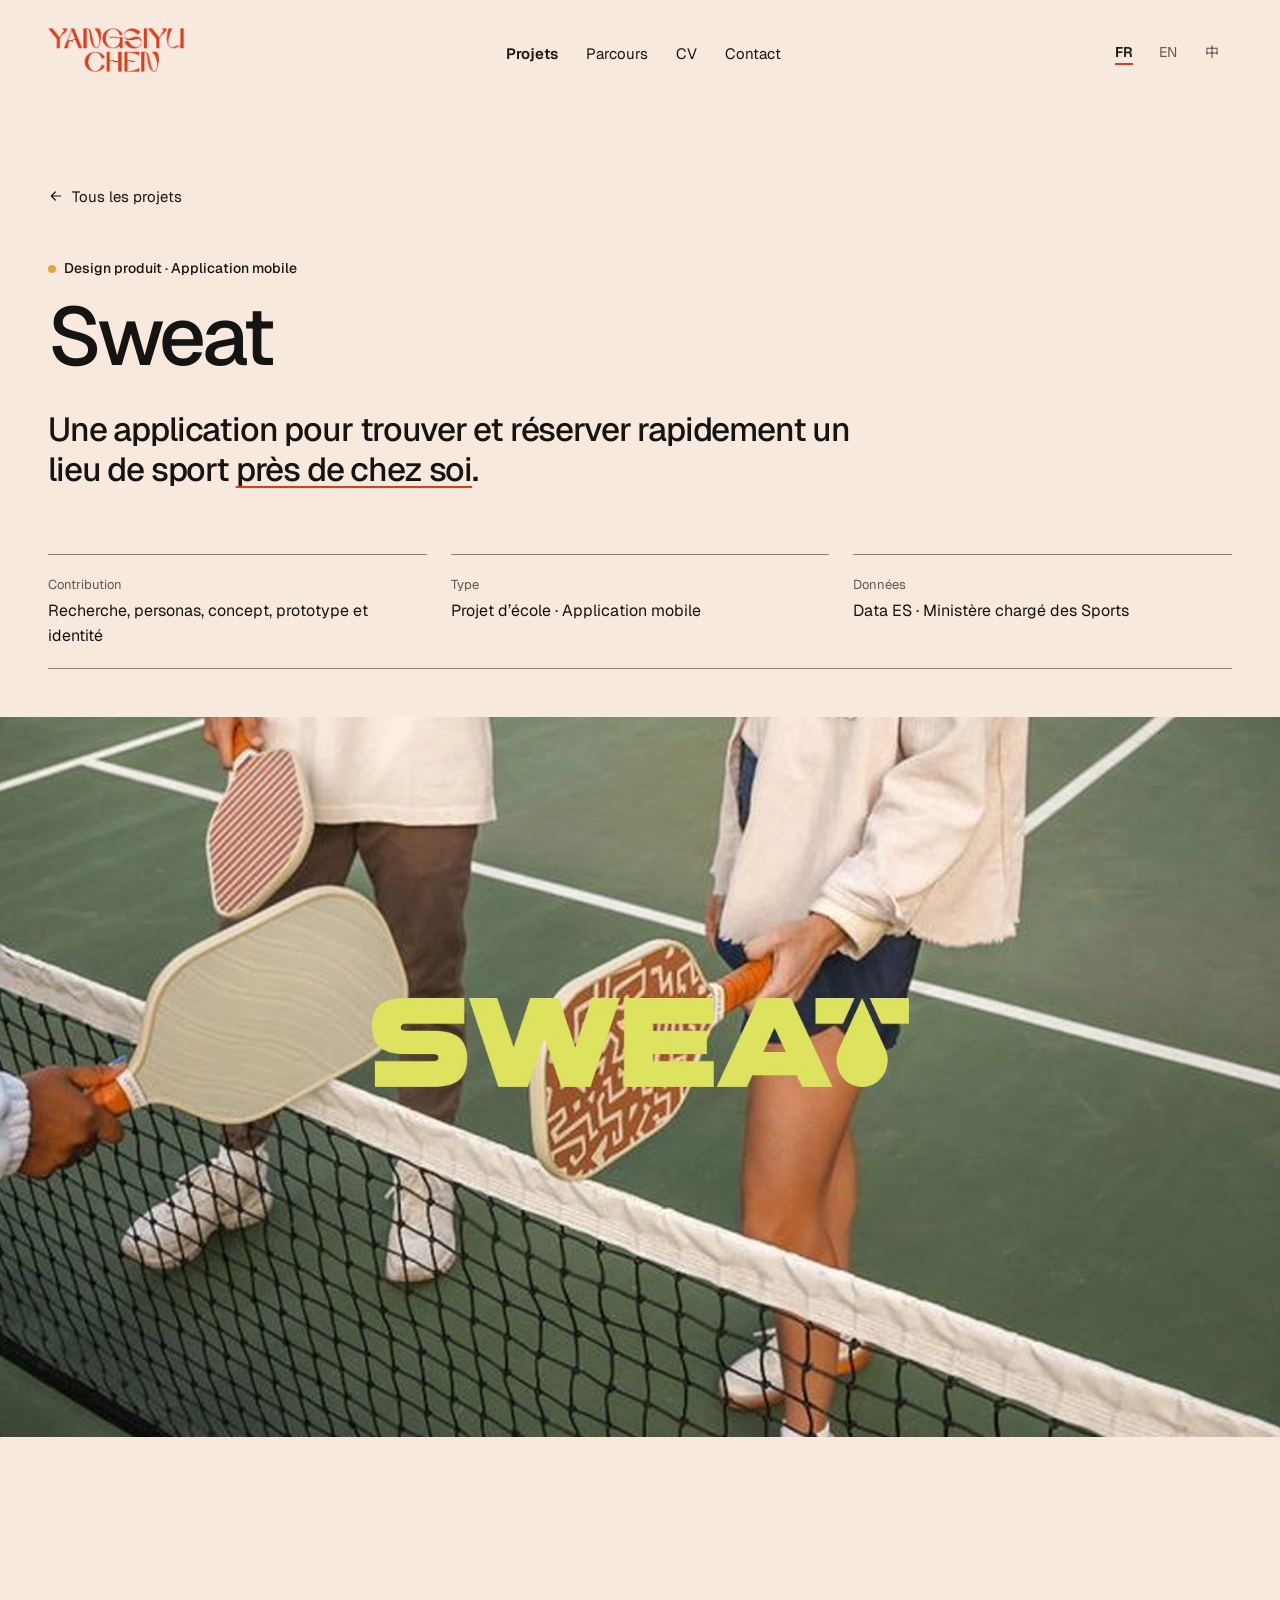
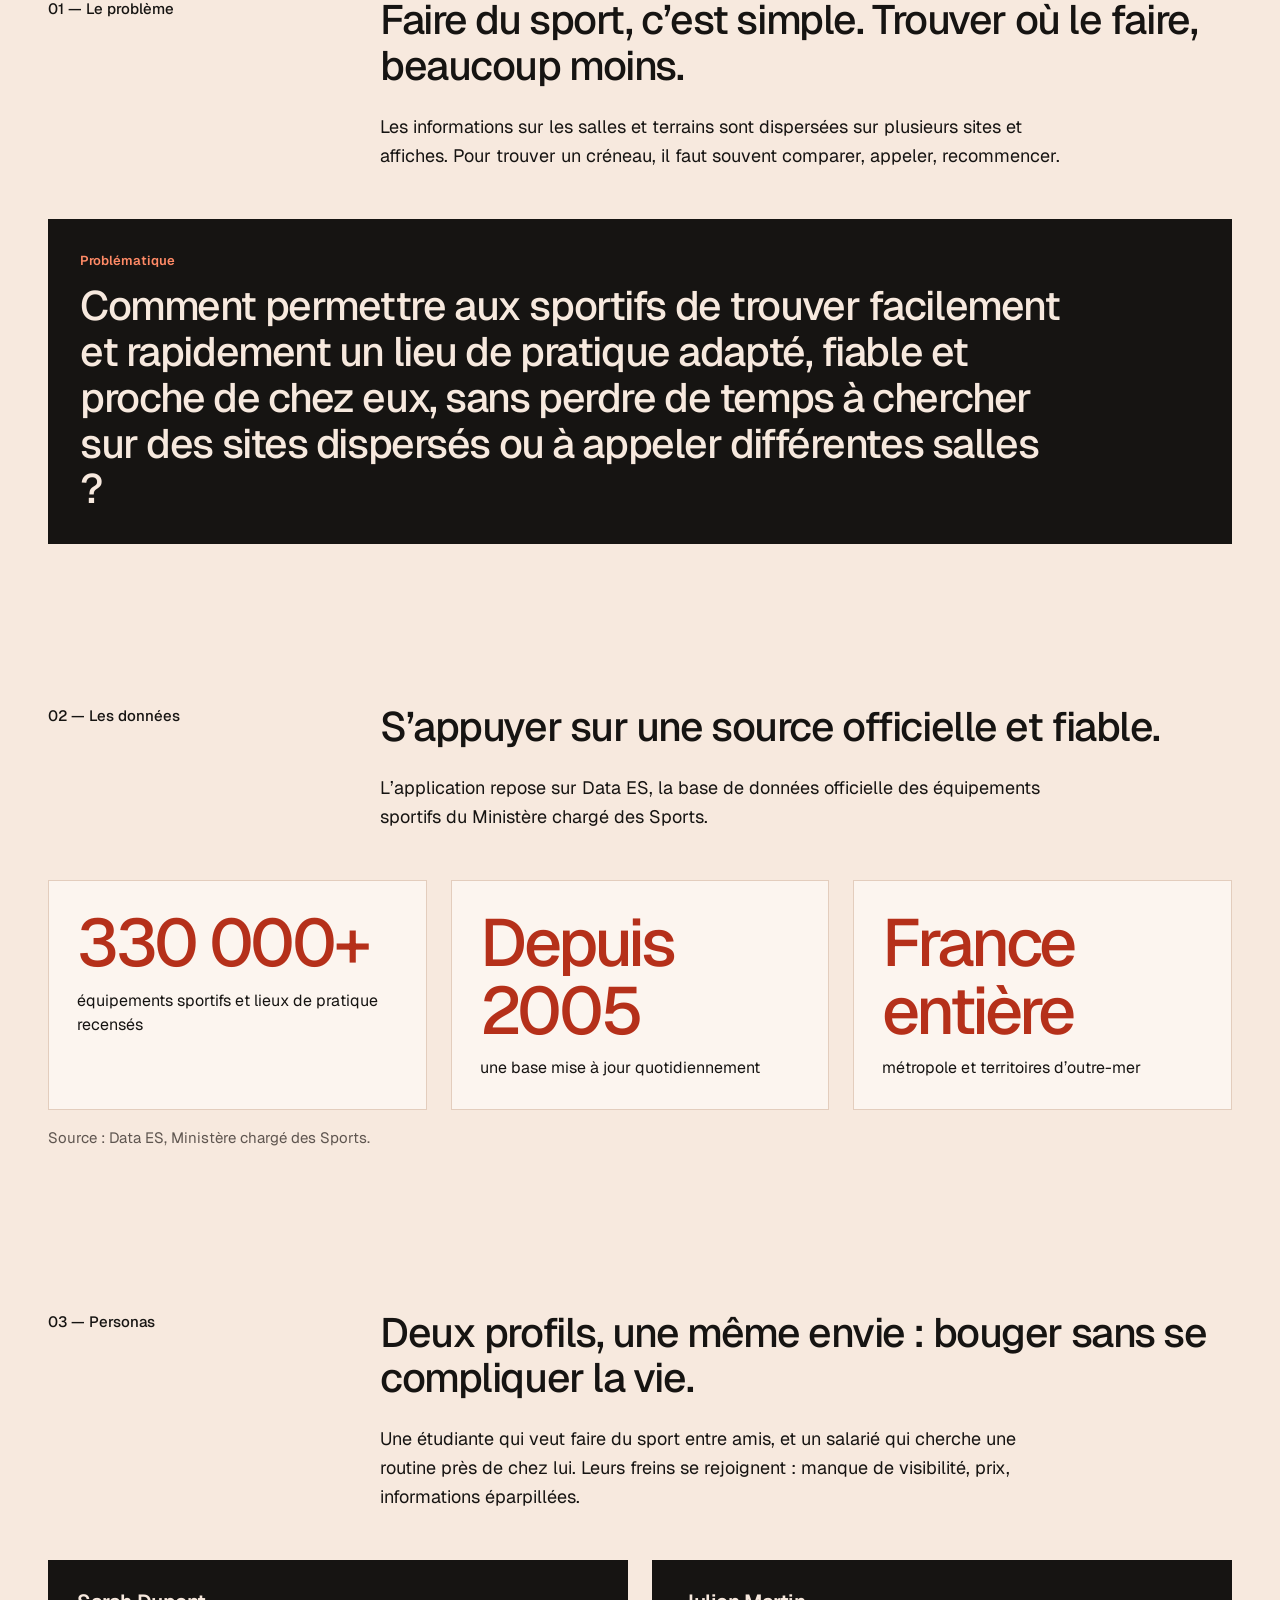
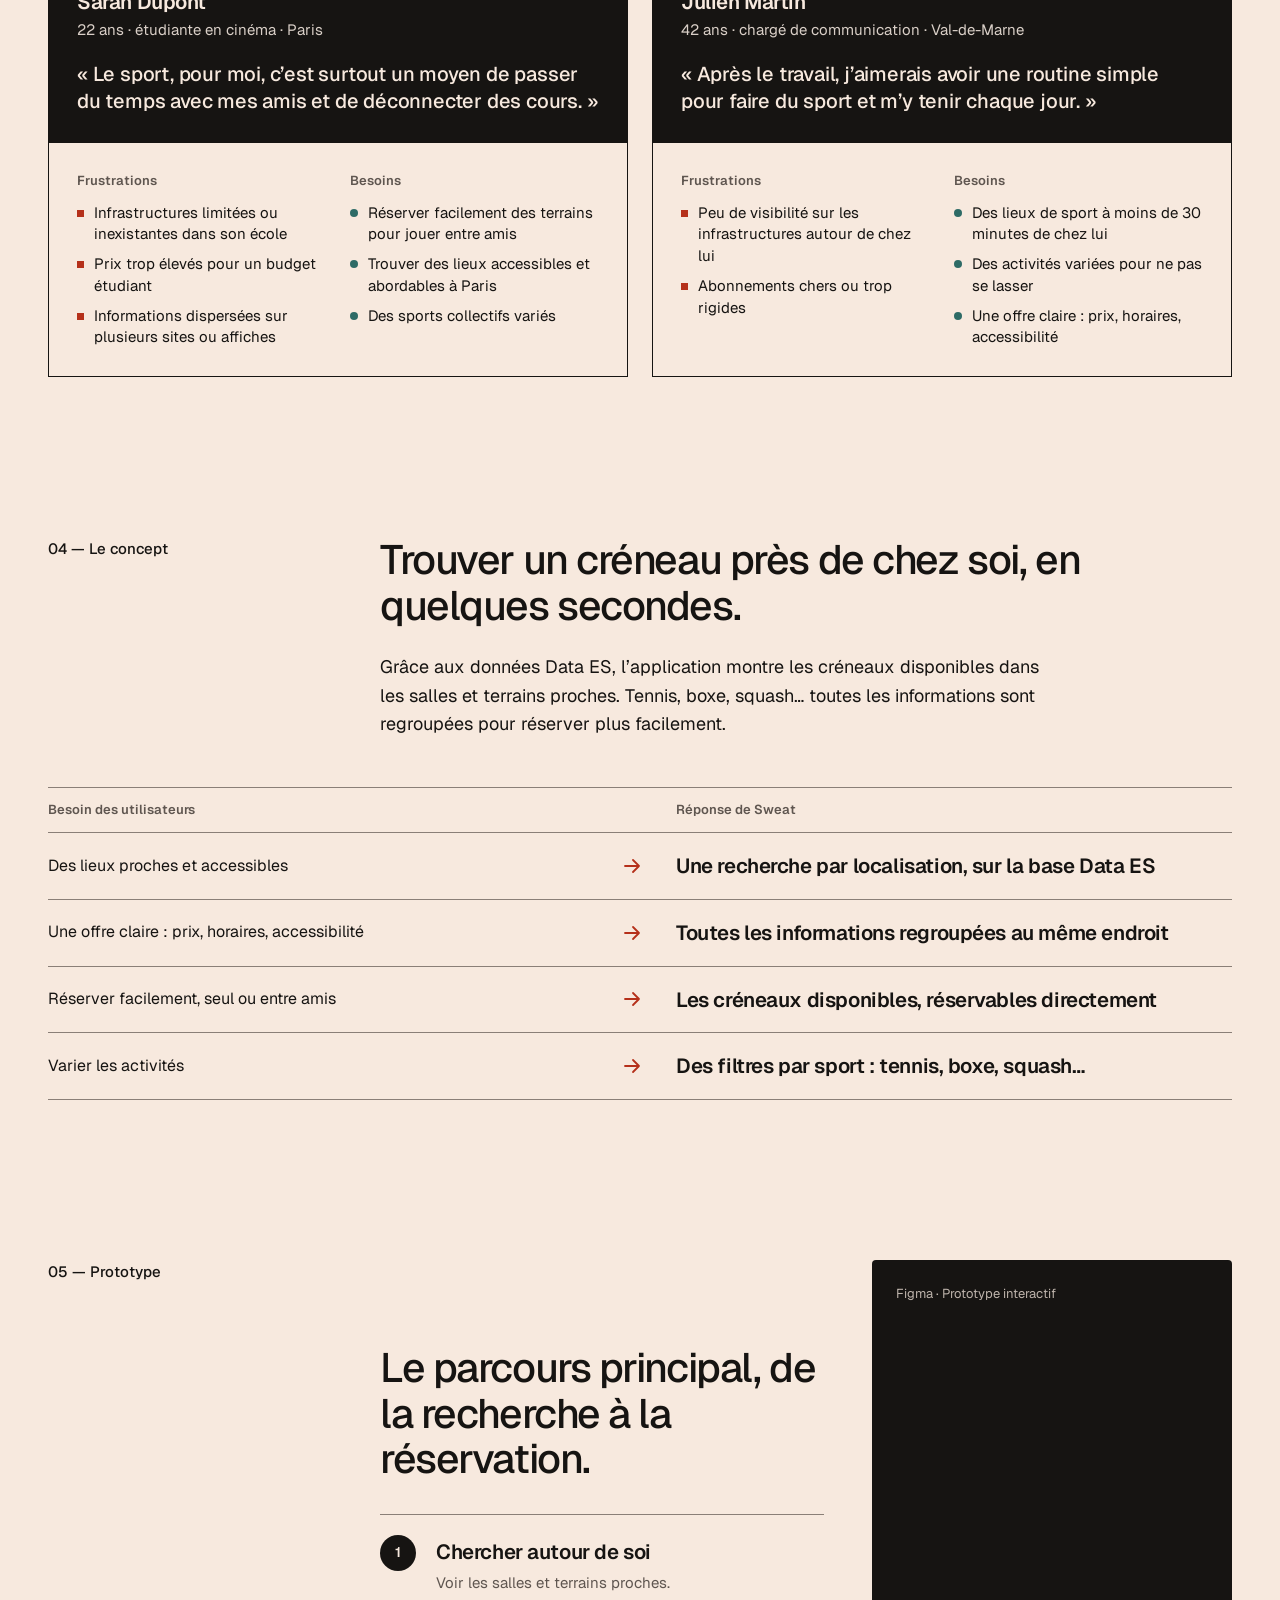
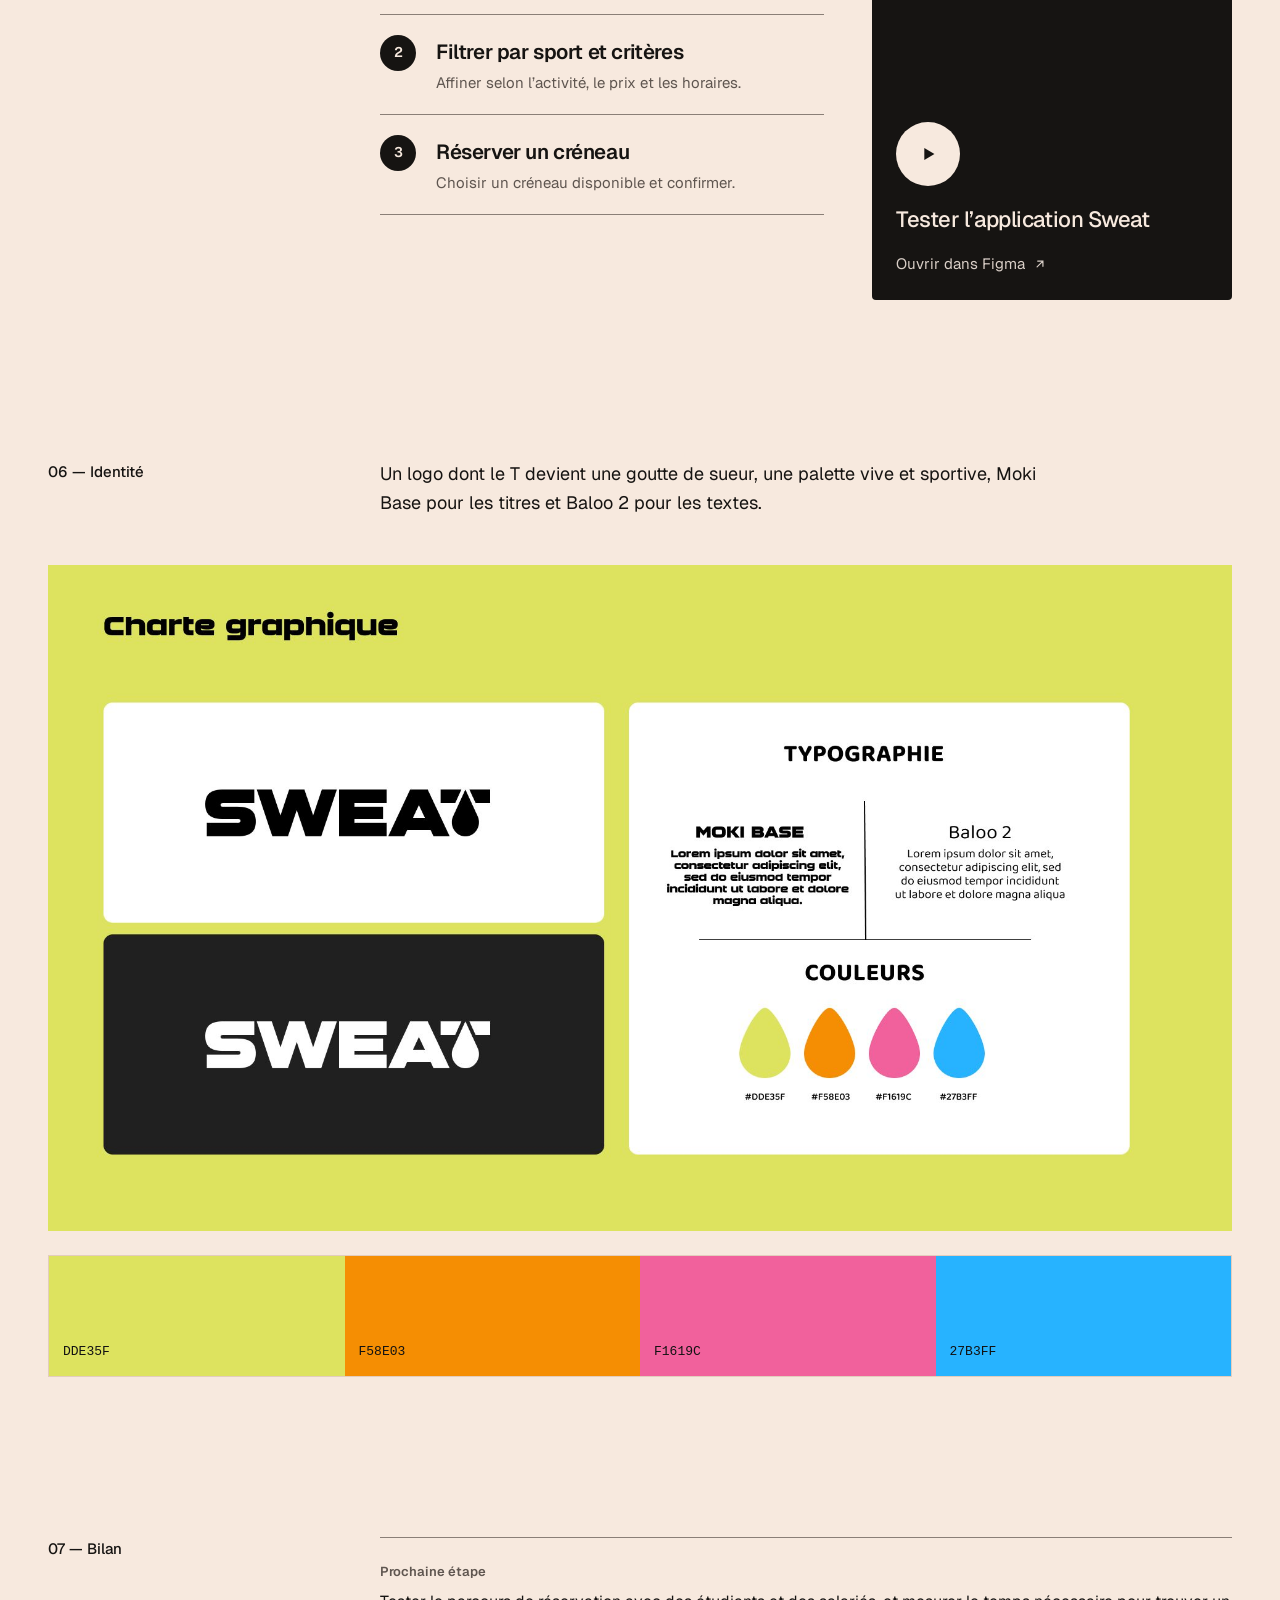
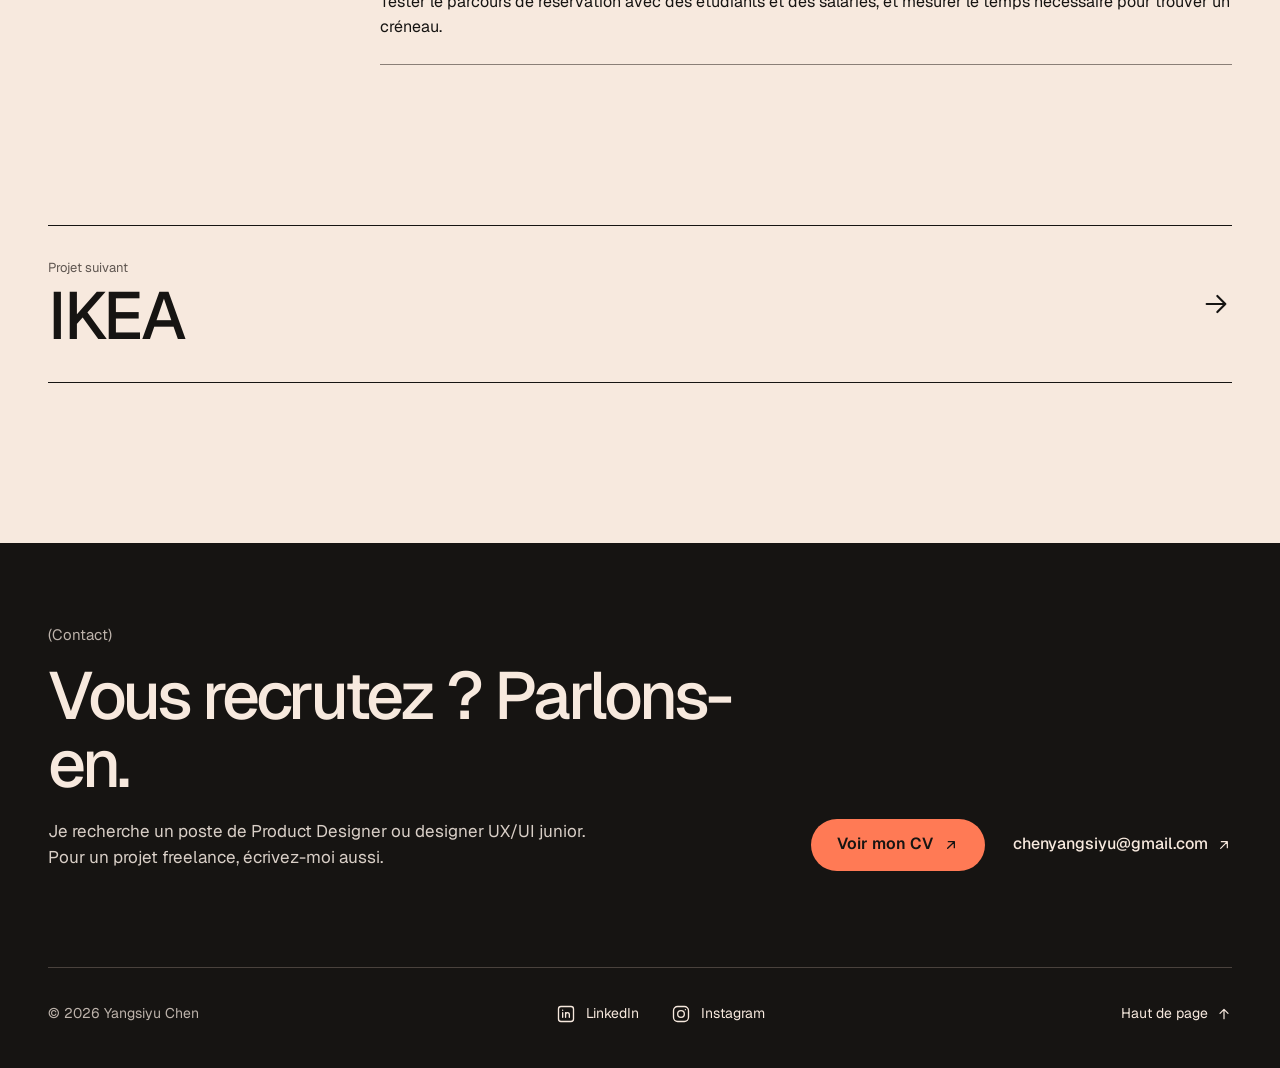
<file: sweat.html>
<!doctype html>
<html lang="fr">
<head>
<meta charset="utf-8">
<meta name="viewport" content="width=device-width, initial-scale=1">
<title>Sweat · Yangsiyu Chen</title>
<meta name="description" content="Portfolio de Yangsiyu Chen, Product &amp; UX/UI designer à Paris : recherche utilisateur, prototypage, UI et accessibilité.">
<meta property="og:title" content="Sweat · Yangsiyu Chen">
<meta property="og:description" content="Portfolio de Yangsiyu Chen, Product &amp; UX/UI designer à Paris : recherche utilisateur, prototypage, UI et accessibilité.">
<meta property="og:type" content="website">
<meta name="theme-color" content="#f7e9de">
<link rel="icon" type="image/png" href="assets/img/logo.png">
<link rel="alternate" hreflang="fr" href="sweat.html">
<link rel="alternate" hreflang="en" href="en/sweat.html">
<link rel="alternate" hreflang="zh-CN" href="zh/sweat.html">
<link rel="preconnect" href="https://fonts.googleapis.com">
<link rel="preconnect" href="https://fonts.gstatic.com" crossorigin>
<link rel="stylesheet" href="https://fonts.googleapis.com/css2?family=Geist:wght@300;400;500;600&amp;family=Noto+Sans+SC:wght@400;500;600&amp;display=swap">
<link rel="stylesheet" href="assets/css/base.css">
<link rel="stylesheet" href="assets/css/sweat.css">
<script src="assets/js/main.js" defer></script>
</head>
<body data-lang="fr">
<div id="top" class="site" lang="fr" style="background: #f7e9de; color: #161412; font-family: 'Geist', 'Noto Sans SC', system-ui, sans-serif; font-size: 16px; line-height: 1.55; min-height: 100%; overflow-x: hidden">
<div class="wrap" style="padding-top: 28px">

<header class="hdr">
<div class="hdr-logo"><a href="index.html" class="logo-link"><img src="assets/img/logo.png" alt="Yangsiyu Chen" style="width: auto; display: block"></a></div>
<nav aria-label="Navigation principale" class="hdr-nav">
<a href="index.html#projets" class="nav-link" aria-current="page" style="font-weight: 600">Projets</a>
<a href="index.html#parcours" class="nav-link">Parcours</a>
<a href="assets/cv/CV_Yangsiyu_CHEN_EN.pdf" class="nav-link" target="_blank" rel="noopener">CV</a>
<a href="#contact" class="nav-link">Contact</a>
</nav>
<div role="group" aria-label="Langue" class="hdr-lang">

<button type="button" class="lang-btn" data-lang="fr" data-href="sweat.html" aria-pressed="true" style="min-width: 40px; min-height: 36px; padding: 0 6px; border: 0; border-radius: 0; background: transparent; color: #161412; font: inherit; font-size: 14px; font-weight: 600; text-decoration: underline; text-decoration-color: #db3e1d; text-decoration-thickness: 2px; text-underline-offset: 6px; cursor: pointer">FR</button>

<button type="button" class="lang-btn" data-lang="en" data-href="en/sweat.html" aria-pressed="false" style="min-width: 40px; min-height: 36px; padding: 0 6px; border: 0; border-radius: 0; background: transparent; color: #5f5650; font: inherit; font-size: 14px; font-weight: 400; text-decoration: none; text-decoration-color: #db3e1d; text-decoration-thickness: 2px; text-underline-offset: 6px; cursor: pointer">EN</button>

<button type="button" class="lang-btn" data-lang="zh" data-href="zh/sweat.html" aria-pressed="false" style="min-width: 40px; min-height: 36px; padding: 0 6px; border: 0; border-radius: 0; background: transparent; color: #5f5650; font: inherit; font-size: 14px; font-weight: 400; text-decoration: none; text-decoration-color: #db3e1d; text-decoration-thickness: 2px; text-underline-offset: 6px; cursor: pointer">中</button>

</div>
</header>

<section style="margin-top: 96px">
<a href="index.html" class="nav-link" style="display: inline-flex; align-items: center; gap: 8px; font-size: 15px; min-height: 44px">
<svg width="16" height="16" viewBox="0 0 24 24" fill="none" stroke="currentColor" stroke-width="1.8" stroke-linecap="round" stroke-linejoin="round" aria-hidden="true"><path d="M19 12H5M11 6l-6 6 6 6"></path></svg>Tous les projets</a>
<p style="margin: 40px 0 16px; display: flex; align-items: center; gap: 8px; font-size: 14px; font-weight: 500"><span aria-hidden="true" style="flex-shrink: 0; width: 8px; height: 8px; border-radius: 999px; background: #e9a23b"></span>Design produit · Application mobile</p>
<h1 class="t-display">Sweat</h1>
<p class="t-lead" style="margin-top: 32px; max-width: 860px">Une application pour trouver et réserver rapidement un lieu de sport <span style="text-decoration: underline; text-decoration-color: #db3e1d; text-decoration-thickness: 0.07em; text-underline-offset: 0.14em">près de chez soi</span>.</p>
<dl class="meta">
<div><dt style="font-size: 13px; color: #5f5650">Contribution</dt><dd style="margin: 4px 0 0">Recherche, personas, concept, prototype et identité</dd></div>
<div><dt style="font-size: 13px; color: #5f5650">Type</dt><dd style="margin: 4px 0 0">Projet d’école · Application mobile</dd></div>
<div><dt style="font-size: 13px; color: #5f5650">Données</dt><dd style="margin: 4px 0 0">Data ES · Ministère chargé des Sports</dd></div>
</dl>
</section>
</div>

<div data-par="1" style="margin-top: 48px; width: 100%; aspect-ratio: 16 / 9; max-height: 900px; overflow: hidden; background: #2f4a3c">
<img src="assets/img/sweat/sweat-9.jpg" alt="Logo Sweat en jaune sur une photo de joueurs de padel au filet" style="width: 100%; height: 100%; display: block; object-fit: cover; transform: translateY(0.0px) scale(1.12); will-change: transform" data-k="50">
</div>

<div class="wrap">

<section aria-labelledby="s1" class="mt-l">
<div class="split">
<h2 id="s1" class="t-label">01 — Le problème</h2>
<div style="min-width: 0">
<p class="t-statement">Faire du sport, c’est simple. Trouver où le faire, beaucoup moins.</p>
<p class="t-body" style="margin-top: 24px">Les informations sur les salles et terrains sont dispersées sur plusieurs sites et affiches. Pour trouver un créneau, il faut souvent comparer, appeler, recommencer.</p>
</div>
</div>
<div style="margin-top: 48px; padding: 32px; background: #161412; color: #f7e9de">
<p style="margin: 0; font-size: 13px; font-weight: 600; color: #ff8a66">Problématique</p>
<p class="t-statement" style="margin-top: 12px; max-width: 980px">Comment permettre aux sportifs de trouver facilement et rapidement un lieu de pratique adapté, fiable et proche de chez eux, sans perdre de temps à chercher sur des sites dispersés ou à appeler différentes salles ?</p>
</div>
</section>

<section aria-labelledby="s2" class="mt-l">
<div class="split">
<h2 id="s2" class="t-label">02 — Les données</h2>
<div style="min-width: 0">
<p class="t-statement">S’appuyer sur une source officielle et fiable.</p>
<p class="t-body" style="margin-top: 24px">L’application repose sur Data ES, la base de données officielle des équipements sportifs du Ministère chargé des Sports.</p>
</div>
</div>
<div class="g3 mt-m">

<div class="card lift">
<p class="t-h1" style="color: #b5301a">330 000+</p>
<p style="margin: 12px 0 0; font-size: 16px">équipements sportifs et lieux de pratique recensés</p>
</div>

<div class="card lift">
<p class="t-h1" style="color: #b5301a">Depuis 2005</p>
<p style="margin: 12px 0 0; font-size: 16px">une base mise à jour quotidiennement</p>
</div>

<div class="card lift">
<p class="t-h1" style="color: #b5301a">France entière</p>
<p style="margin: 12px 0 0; font-size: 16px">métropole et territoires d’outre-mer</p>
</div>

</div>
<p style="margin: 16px 0 0; font-size: 15px; color: #5f5650">Source : Data ES, Ministère chargé des Sports.</p>
</section>

<section aria-labelledby="s3" class="mt-l">
<div class="split">
<h2 id="s3" class="t-label">03 — Personas</h2>
<div style="min-width: 0">
<p class="t-statement">Deux profils, une même envie : bouger sans se compliquer la vie.</p>
<p class="t-body" style="margin-top: 24px">Une étudiante qui veut faire du sport entre amis, et un salarié qui cherche une routine près de chez lui. Leurs freins se rejoignent : manque de visibilité, prix, informations éparpillées.</p>
</div>
</div>
<div class="g2 mt-m" style="gap: 24px">

<article class="persona lift">
<div class="persona-a">
<h3 class="t-h3">Sarah Dupont</h3>
<p style="margin: 4px 0 0; font-size: 15px; color: #d9cfc7">22 ans · étudiante en cinéma · Paris</p>
<p style="margin: 20px 0 0; font-size: 20px; font-weight: 500; line-height: 1.35; letter-spacing: -0.01em">« Le sport, pour moi, c’est surtout un moyen de passer du temps avec mes amis et de déconnecter des cours. »</p>
</div>
<div class="persona-b">
<div style="min-width: 0">
<p class="t-over">Frustrations</p>
<ul style="margin: 10px 0 0; padding: 0; list-style: none; display: flex; flex-direction: column; gap: 8px; font-size: 15px; line-height: 1.45">

<li style="display: flex; gap: 10px"><span aria-hidden="true" style="flex-shrink: 0; margin-top: 8px; width: 7px; height: 7px; background: #b5301a"></span><span>Infrastructures limitées ou inexistantes dans son école</span></li>

<li style="display: flex; gap: 10px"><span aria-hidden="true" style="flex-shrink: 0; margin-top: 8px; width: 7px; height: 7px; background: #b5301a"></span><span>Prix trop élevés pour un budget étudiant</span></li>

<li style="display: flex; gap: 10px"><span aria-hidden="true" style="flex-shrink: 0; margin-top: 8px; width: 7px; height: 7px; background: #b5301a"></span><span>Informations dispersées sur plusieurs sites ou affiches</span></li>

</ul>
</div>
<div style="min-width: 0">
<p class="t-over">Besoins</p>
<ul style="margin: 10px 0 0; padding: 0; list-style: none; display: flex; flex-direction: column; gap: 8px; font-size: 15px; line-height: 1.45">

<li style="display: flex; gap: 10px"><span aria-hidden="true" style="flex-shrink: 0; margin-top: 7px; width: 8px; height: 8px; border-radius: 999px; background: #2e6b66"></span><span>Réserver facilement des terrains pour jouer entre amis</span></li>

<li style="display: flex; gap: 10px"><span aria-hidden="true" style="flex-shrink: 0; margin-top: 7px; width: 8px; height: 8px; border-radius: 999px; background: #2e6b66"></span><span>Trouver des lieux accessibles et abordables à Paris</span></li>

<li style="display: flex; gap: 10px"><span aria-hidden="true" style="flex-shrink: 0; margin-top: 7px; width: 8px; height: 8px; border-radius: 999px; background: #2e6b66"></span><span>Des sports collectifs variés</span></li>

</ul>
</div>
</div>
</article>

<article class="persona lift">
<div class="persona-a">
<h3 class="t-h3">Julien Martin</h3>
<p style="margin: 4px 0 0; font-size: 15px; color: #d9cfc7">42 ans · chargé de communication · Val-de-Marne</p>
<p style="margin: 20px 0 0; font-size: 20px; font-weight: 500; line-height: 1.35; letter-spacing: -0.01em">« Après le travail, j’aimerais avoir une routine simple pour faire du sport et m’y tenir chaque jour. »</p>
</div>
<div class="persona-b">
<div style="min-width: 0">
<p class="t-over">Frustrations</p>
<ul style="margin: 10px 0 0; padding: 0; list-style: none; display: flex; flex-direction: column; gap: 8px; font-size: 15px; line-height: 1.45">

<li style="display: flex; gap: 10px"><span aria-hidden="true" style="flex-shrink: 0; margin-top: 8px; width: 7px; height: 7px; background: #b5301a"></span><span>Peu de visibilité sur les infrastructures autour de chez lui</span></li>

<li style="display: flex; gap: 10px"><span aria-hidden="true" style="flex-shrink: 0; margin-top: 8px; width: 7px; height: 7px; background: #b5301a"></span><span>Abonnements chers ou trop rigides</span></li>

</ul>
</div>
<div style="min-width: 0">
<p class="t-over">Besoins</p>
<ul style="margin: 10px 0 0; padding: 0; list-style: none; display: flex; flex-direction: column; gap: 8px; font-size: 15px; line-height: 1.45">

<li style="display: flex; gap: 10px"><span aria-hidden="true" style="flex-shrink: 0; margin-top: 7px; width: 8px; height: 8px; border-radius: 999px; background: #2e6b66"></span><span>Des lieux de sport à moins de 30 minutes de chez lui</span></li>

<li style="display: flex; gap: 10px"><span aria-hidden="true" style="flex-shrink: 0; margin-top: 7px; width: 8px; height: 8px; border-radius: 999px; background: #2e6b66"></span><span>Des activités variées pour ne pas se lasser</span></li>

<li style="display: flex; gap: 10px"><span aria-hidden="true" style="flex-shrink: 0; margin-top: 7px; width: 8px; height: 8px; border-radius: 999px; background: #2e6b66"></span><span>Une offre claire : prix, horaires, accessibilité</span></li>

</ul>
</div>
</div>
</article>

</div>
</section>

<section aria-labelledby="s4" class="mt-l">
<div class="split">
<h2 id="s4" class="t-label">04 — Le concept</h2>
<div style="min-width: 0">
<p class="t-statement">Trouver un créneau près de chez soi, en quelques secondes.</p>
<p class="t-body" style="margin-top: 24px">Grâce aux données Data ES, l’application montre les créneaux disponibles dans les salles et terrains proches. Tennis, boxe, squash… toutes les informations sont regroupées pour réserver plus facilement.</p>
</div>
</div>
<div style="margin-top: 48px">
<div class="map" style="border-top: 1px solid #8a7f77; padding: 12px 0">
<p class="t-over">Besoin des utilisateurs</p><span></span><p class="t-over">Réponse de Sweat</p>
</div>

<div class="map hov">
<p style="margin: 0; font-size: 16px">Des lieux proches et accessibles</p>
<svg class="map-arrow" width="24" height="24" viewBox="0 0 24 24" fill="none" stroke="#b5301a" stroke-width="1.8" stroke-linecap="round" stroke-linejoin="round" aria-hidden="true"><path d="M5 12h14M13 6l6 6-6 6"></path></svg>
<p class="t-h3">Une recherche par localisation, sur la base Data ES</p>
</div>

<div class="map hov">
<p style="margin: 0; font-size: 16px">Une offre claire : prix, horaires, accessibilité</p>
<svg class="map-arrow" width="24" height="24" viewBox="0 0 24 24" fill="none" stroke="#b5301a" stroke-width="1.8" stroke-linecap="round" stroke-linejoin="round" aria-hidden="true"><path d="M5 12h14M13 6l6 6-6 6"></path></svg>
<p class="t-h3">Toutes les informations regroupées au même endroit</p>
</div>

<div class="map hov">
<p style="margin: 0; font-size: 16px">Réserver facilement, seul ou entre amis</p>
<svg class="map-arrow" width="24" height="24" viewBox="0 0 24 24" fill="none" stroke="#b5301a" stroke-width="1.8" stroke-linecap="round" stroke-linejoin="round" aria-hidden="true"><path d="M5 12h14M13 6l6 6-6 6"></path></svg>
<p class="t-h3">Les créneaux disponibles, réservables directement</p>
</div>

<div class="map hov">
<p style="margin: 0; font-size: 16px">Varier les activités</p>
<svg class="map-arrow" width="24" height="24" viewBox="0 0 24 24" fill="none" stroke="#b5301a" stroke-width="1.8" stroke-linecap="round" stroke-linejoin="round" aria-hidden="true"><path d="M5 12h14M13 6l6 6-6 6"></path></svg>
<p class="t-h3">Des filtres par sport : tennis, boxe, squash…</p>
</div>

</div>
</section>

<section aria-labelledby="s5" class="mt-l">
<div class="split">
<h2 id="s5" class="t-label">05 — Prototype</h2>
<div class="proto">
<div style="min-width: 0">
<p class="t-statement">Le parcours principal, de la recherche à la réservation.</p>
<ol style="margin: 32px 0 0; padding: 0; list-style: none; border-top: 1px solid #8a7f77">

<li class="hov" style="display: flex; gap: 20px; padding: 20px 0; border-bottom: 1px solid #8a7f77">
<span class="hov-n" style="flex-shrink: 0; width: 36px; height: 36px; border-radius: 999px; background: #161412; color: #f7e9de; font-size: 14px; font-weight: 600; display: flex; align-items: center; justify-content: center">1</span>
<div style="min-width: 0">
<h3 class="t-h3" style="margin-top: 4px">Chercher autour de soi</h3>
<p style="margin: 6px 0 0; font-size: 15px; color: #5f5650">Voir les salles et terrains proches.</p>
</div>
</li>

<li class="hov" style="display: flex; gap: 20px; padding: 20px 0; border-bottom: 1px solid #8a7f77">
<span class="hov-n" style="flex-shrink: 0; width: 36px; height: 36px; border-radius: 999px; background: #161412; color: #f7e9de; font-size: 14px; font-weight: 600; display: flex; align-items: center; justify-content: center">2</span>
<div style="min-width: 0">
<h3 class="t-h3" style="margin-top: 4px">Filtrer par sport et critères</h3>
<p style="margin: 6px 0 0; font-size: 15px; color: #5f5650">Affiner selon l’activité, le prix et les horaires.</p>
</div>
</li>

<li class="hov" style="display: flex; gap: 20px; padding: 20px 0; border-bottom: 1px solid #8a7f77">
<span class="hov-n" style="flex-shrink: 0; width: 36px; height: 36px; border-radius: 999px; background: #161412; color: #f7e9de; font-size: 14px; font-weight: 600; display: flex; align-items: center; justify-content: center">3</span>
<div style="min-width: 0">
<h3 class="t-h3" style="margin-top: 4px">Réserver un créneau</h3>
<p style="margin: 6px 0 0; font-size: 15px; color: #5f5650">Choisir un créneau disponible et confirmer.</p>
</div>
</li>

</ol>
</div>
<a href="https://www.figma.com/proto/qNtRP2ukKgT6jcgNAPQrLd/Application-de-sport?page-id=249%3A332&amp;node-id=254-1218&amp;viewport=828%2C281%2C0.29&amp;scaling=scale-down&amp;content-scaling=fixed&amp;starting-point-node-id=254%3A1218&amp;show-proto-sidebar=1" target="_blank" rel="noopener" class="proto-card" style="width: 100%; max-width: 360px; aspect-ratio: 9 / 16; border-radius: 4px; background: #161412; color: #f7e9de; text-decoration: none; display: flex; flex-direction: column; justify-content: space-between; padding: 24px">
<span style="font-size: 13px; color: #bdb3ab">Figma · Prototype interactif</span>
<span style="display: flex; flex-direction: column; align-items: flex-start; gap: 20px">
<span class="play" aria-hidden="true" style="width: 64px; height: 64px; border-radius: 999px; background: #f7e9de; color: #161412; display: flex; align-items: center; justify-content: center">
<svg width="22" height="22" viewBox="0 0 24 24" fill="currentColor" aria-hidden="true"><path d="M8 5.5v13l11-6.5z"></path></svg></span>
<span style="font-size: 22px; font-weight: 500; line-height: 1.2; letter-spacing: -0.02em">Tester l’application Sweat</span>
<span style="display: inline-flex; align-items: center; gap: 8px; font-size: 15px; color: #d9cfc7">Ouvrir dans Figma
<svg width="14" height="14" viewBox="0 0 24 24" fill="none" stroke="currentColor" stroke-width="2" stroke-linecap="round" aria-hidden="true"><path d="M7 17L17 7M8 7h9v9"></path></svg></span>
</span>
</a>
</div>
</div>
</section>

<section aria-labelledby="s6" class="mt-l">
<div class="split">
<h2 id="s6" class="t-label">06 — Identité</h2>
<p class="t-body">Un logo dont le T devient une goutte de sueur, une palette vive et sportive, Moki Base pour les titres et Baloo 2 pour les textes.</p>
</div>
<div class="zoom mt-m"><img src="assets/img/sweat/sweat-21.jpg" alt="Charte graphique Sweat : logo en noir et en blanc, typographies Moki Base et Baloo 2, quatre couleurs" style="width: 100%; display: block; aspect-ratio: 16 / 9; object-fit: cover"></div>
<ul aria-label="Palette de Sweat" class="palette" style="margin-top: 24px">
<li style="background: #dde35f">DDE35F</li>
<li style="background: #f58e03">F58E03</li>
<li style="background: #f1619c">F1619C</li>
<li style="background: #27b3ff">27B3FF</li>
</ul>
</section>

<section aria-labelledby="s7" class="mt-l split">
<h2 id="s7" class="t-label">07 — Bilan</h2>
<div class="g2" style="gap: 0 24px; border-top: 1px solid #8a7f77">
<div style="padding: 24px 0; border-bottom: 1px solid #8a7f77; min-width: 0">
<p class="t-over">Prochaine étape</p>
<p style="margin: 8px 0 0">Tester le parcours de réservation avec des étudiants et des salariés, et mesurer le temps nécessaire pour trouver un créneau.</p>
</div>
</div>
</section>

<a href="ikea.html" class="next-link mt-l" style="display: flex; justify-content: space-between; align-items: center; gap: 24px; padding: 32px 0; border-top: 1px solid #161412; border-bottom: 1px solid #161412; color: #161412; text-decoration: none">
<span style="min-width: 0">
<span class="next-sub" style="display: block; font-size: 13px; color: #5f5650">Projet suivant</span>
<span class="t-h1" style="display: block; margin-top: 4px">IKEA</span>
</span>
<svg width="32" height="32" viewBox="0 0 24 24" fill="none" stroke="currentColor" stroke-width="1.6" stroke-linecap="round" stroke-linejoin="round" aria-hidden="true" style="flex-shrink: 0"><path d="M5 12h14M13 6l6 6-6 6"></path></svg>
</a>
</div>

<footer id="contact" class="mt-l" style="background: #161412; color: #f7e9de">
<div class="foot-in">
<div style="display: flex; flex-wrap: wrap; justify-content: space-between; align-items: flex-end; gap: 32px">
<div style="flex: 1 1 480px; min-width: 0">
<p style="margin: 0; font-size: 15px; color: #bdb3ab">(Contact)</p>
<h2 class="t-h1" style="margin-top: 16px">Vous recrutez ? Parlons-en.</h2>
<p style="margin: 20px 0 0; max-width: 560px; font-size: 17px; color: #d9cfc7">Je recherche un poste de Product Designer ou designer UX/UI junior. Pour un projet freelance, écrivez-moi aussi.</p>
</div>
<div style="display: flex; flex-wrap: wrap; align-items: center; gap: 12px 28px; min-width: 0">
<a href="assets/cv/CV_Yangsiyu_CHEN_EN.pdf" target="_blank" rel="noopener" class="foot-btn" style="display: inline-flex; align-items: center; gap: 10px; min-height: 52px; padding: 0 26px; border-radius: 999px; background: #ff7a55; color: #161412; font-weight: 600; text-decoration: none">Voir mon CV
<svg width="16" height="16" viewBox="0 0 24 24" fill="none" stroke="currentColor" stroke-width="2" stroke-linecap="round" stroke-linejoin="round" aria-hidden="true"><path d="M7 17L17 7M8 7h9v9"></path></svg></a>
<a href="mailto:chenyangsiyu@gmail.com" class="foot-text" style="display: inline-flex; align-items: center; gap: 8px; min-height: 48px; font-weight: 500; overflow-wrap: anywhere">chenyangsiyu@gmail.com
<svg width="16" height="16" viewBox="0 0 24 24" fill="none" stroke="currentColor" stroke-width="1.8" stroke-linecap="round" stroke-linejoin="round" aria-hidden="true"><path d="M7 17L17 7M8 7h9v9"></path></svg></a>
</div>
</div>
<div style="margin-top: 96px; padding-top: 24px; border-top: 1px solid #4a423d; display: flex; flex-wrap: wrap; justify-content: space-between; align-items: center; gap: 16px 32px; font-size: 14px">
<span style="color: #bdb3ab">© 2026 Yangsiyu Chen</span>
<ul aria-label="Réseaux sociaux" style="margin: 0; padding: 0; list-style: none; display: flex; flex-wrap: wrap; gap: 8px 32px">
<li><a href="https://www.linkedin.com/in/yangsiyu-chen-5bbab8222" class="foot-link" style="display: inline-flex; align-items: center; gap: 10px; min-height: 44px">
<svg width="20" height="20" viewBox="0 0 24 24" fill="none" stroke="currentColor" stroke-width="1.6" stroke-linecap="round" stroke-linejoin="round" aria-hidden="true"><rect x="3" y="3" width="18" height="18" rx="3"></rect><path d="M8 10.5V16M8 7.5v.1M11.5 16v-5.5M11.5 13c0-1.7 1-2.6 2.3-2.6s2.2.9 2.2 2.6V16"></path></svg>LinkedIn</a></li>
<li><a href="https://www.instagram.com/cysy.crea/" class="foot-link" style="display: inline-flex; align-items: center; gap: 10px; min-height: 44px">
<svg width="20" height="20" viewBox="0 0 24 24" fill="none" stroke="currentColor" stroke-width="1.6" stroke-linecap="round" stroke-linejoin="round" aria-hidden="true"><rect x="3" y="3" width="18" height="18" rx="5"></rect><circle cx="12" cy="12" r="4"></circle><path d="M17.3 6.7v.1"></path></svg>Instagram</a></li>
</ul>
<a href="#top" class="foot-link" style="display: inline-flex; align-items: center; gap: 8px; min-height: 44px">Haut de page
<svg width="16" height="16" viewBox="0 0 24 24" fill="none" stroke="currentColor" stroke-width="1.8" stroke-linecap="round" stroke-linejoin="round" aria-hidden="true"><path d="M12 19V5M6 11l6-6 6 6"></path></svg></a>
</div>
</div>
</footer>
</div>
</body>
</html>
</file>
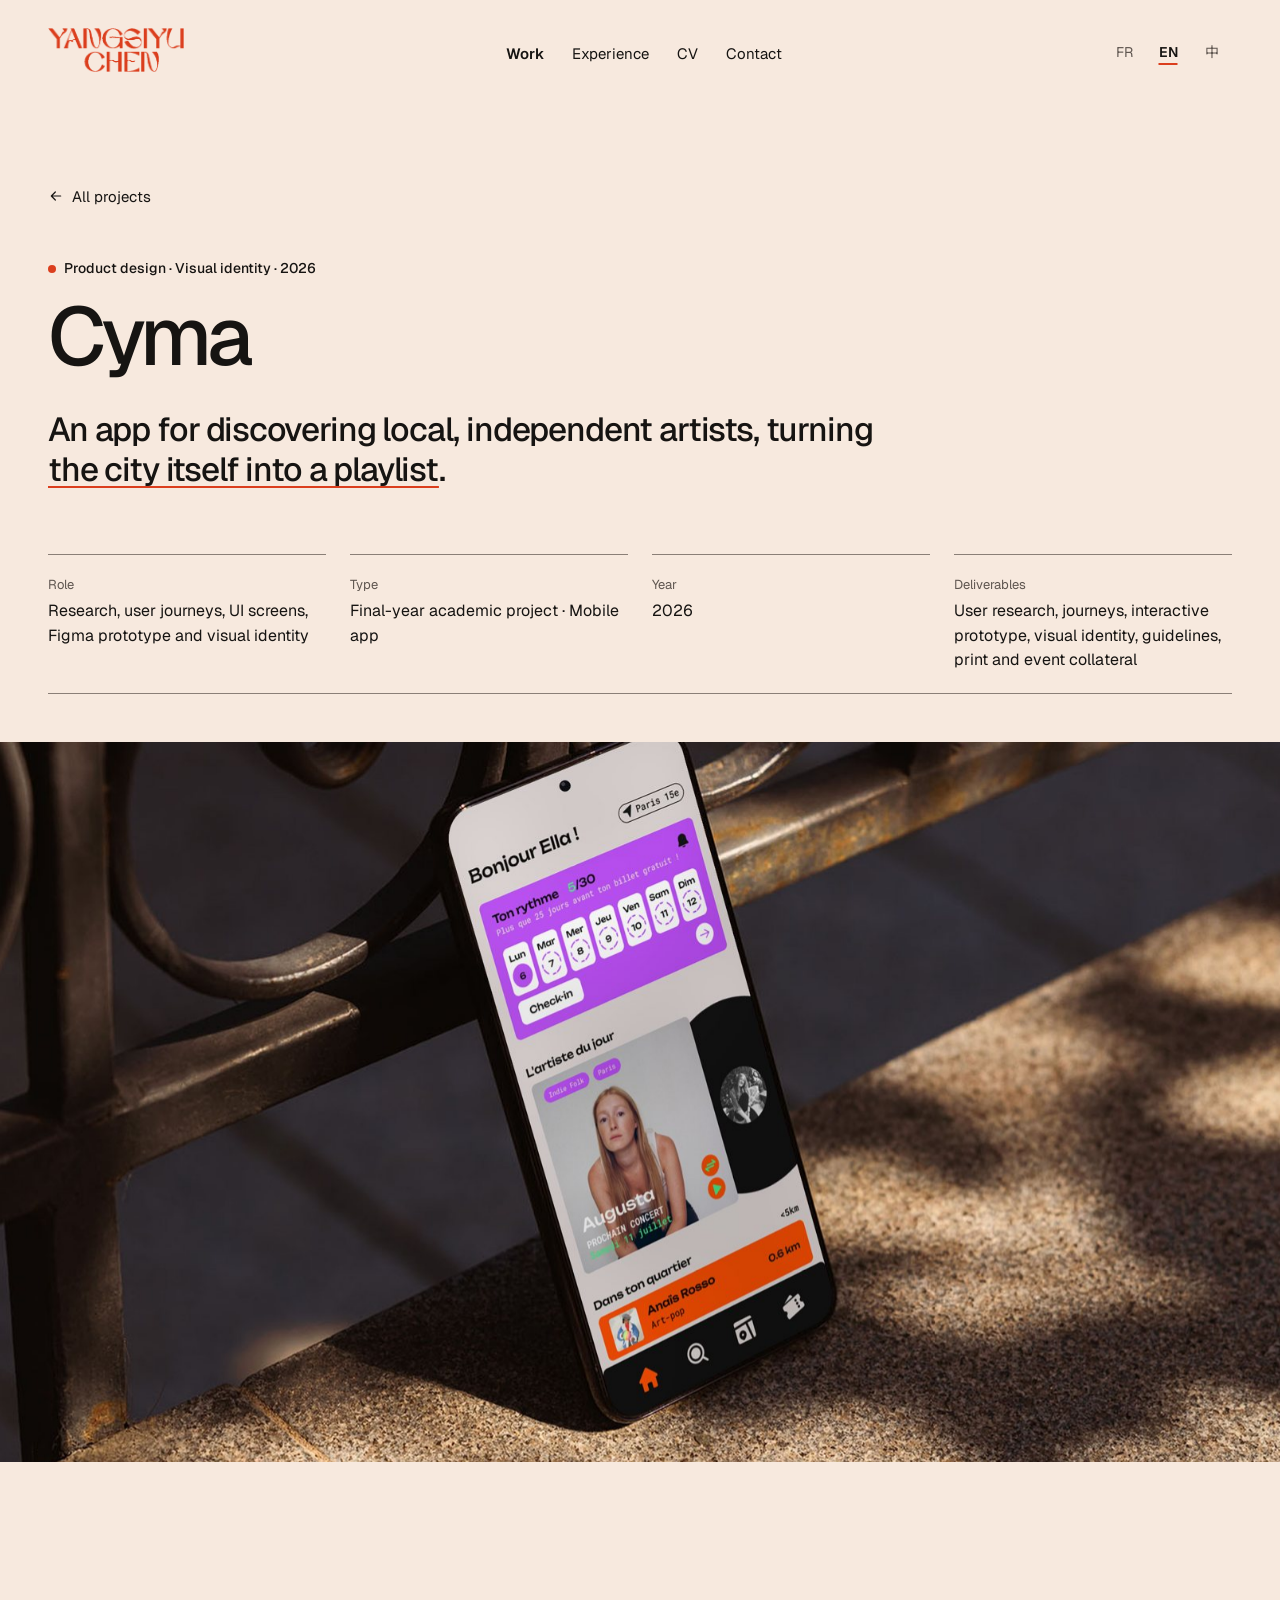
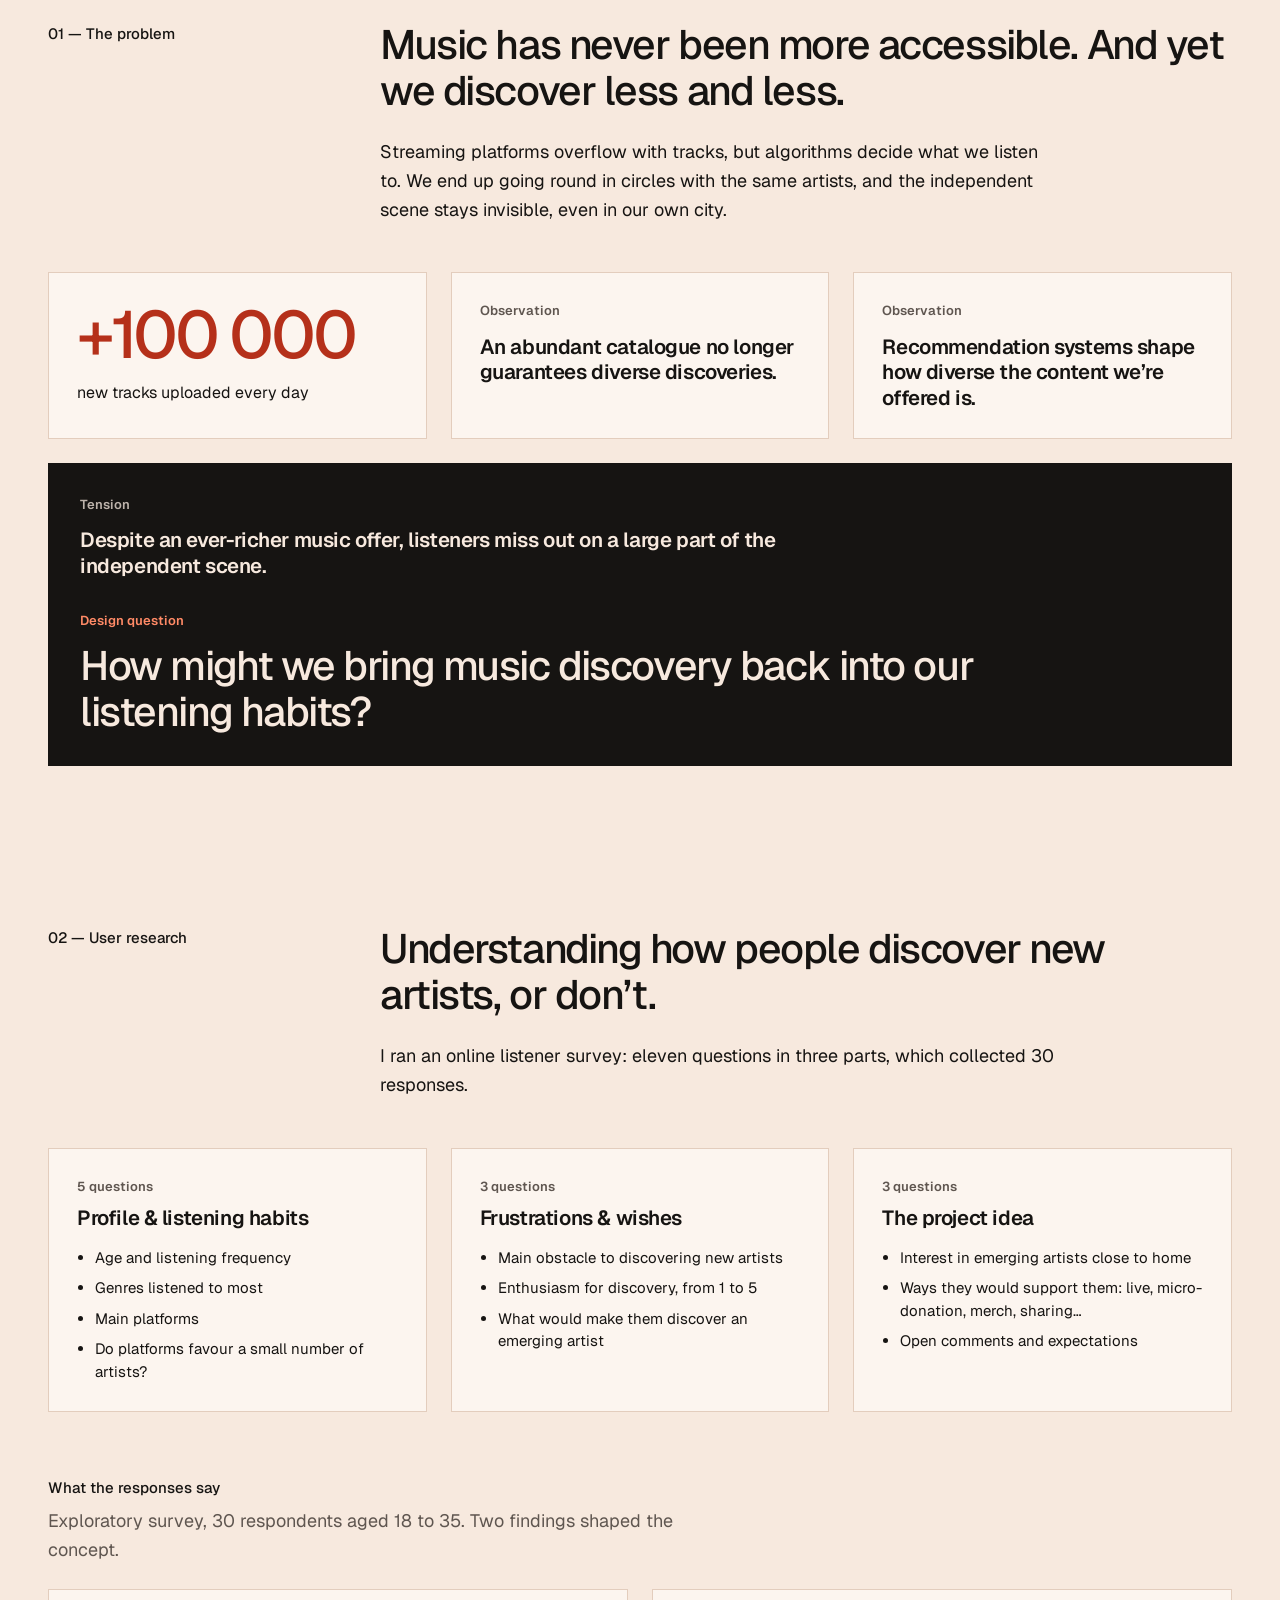
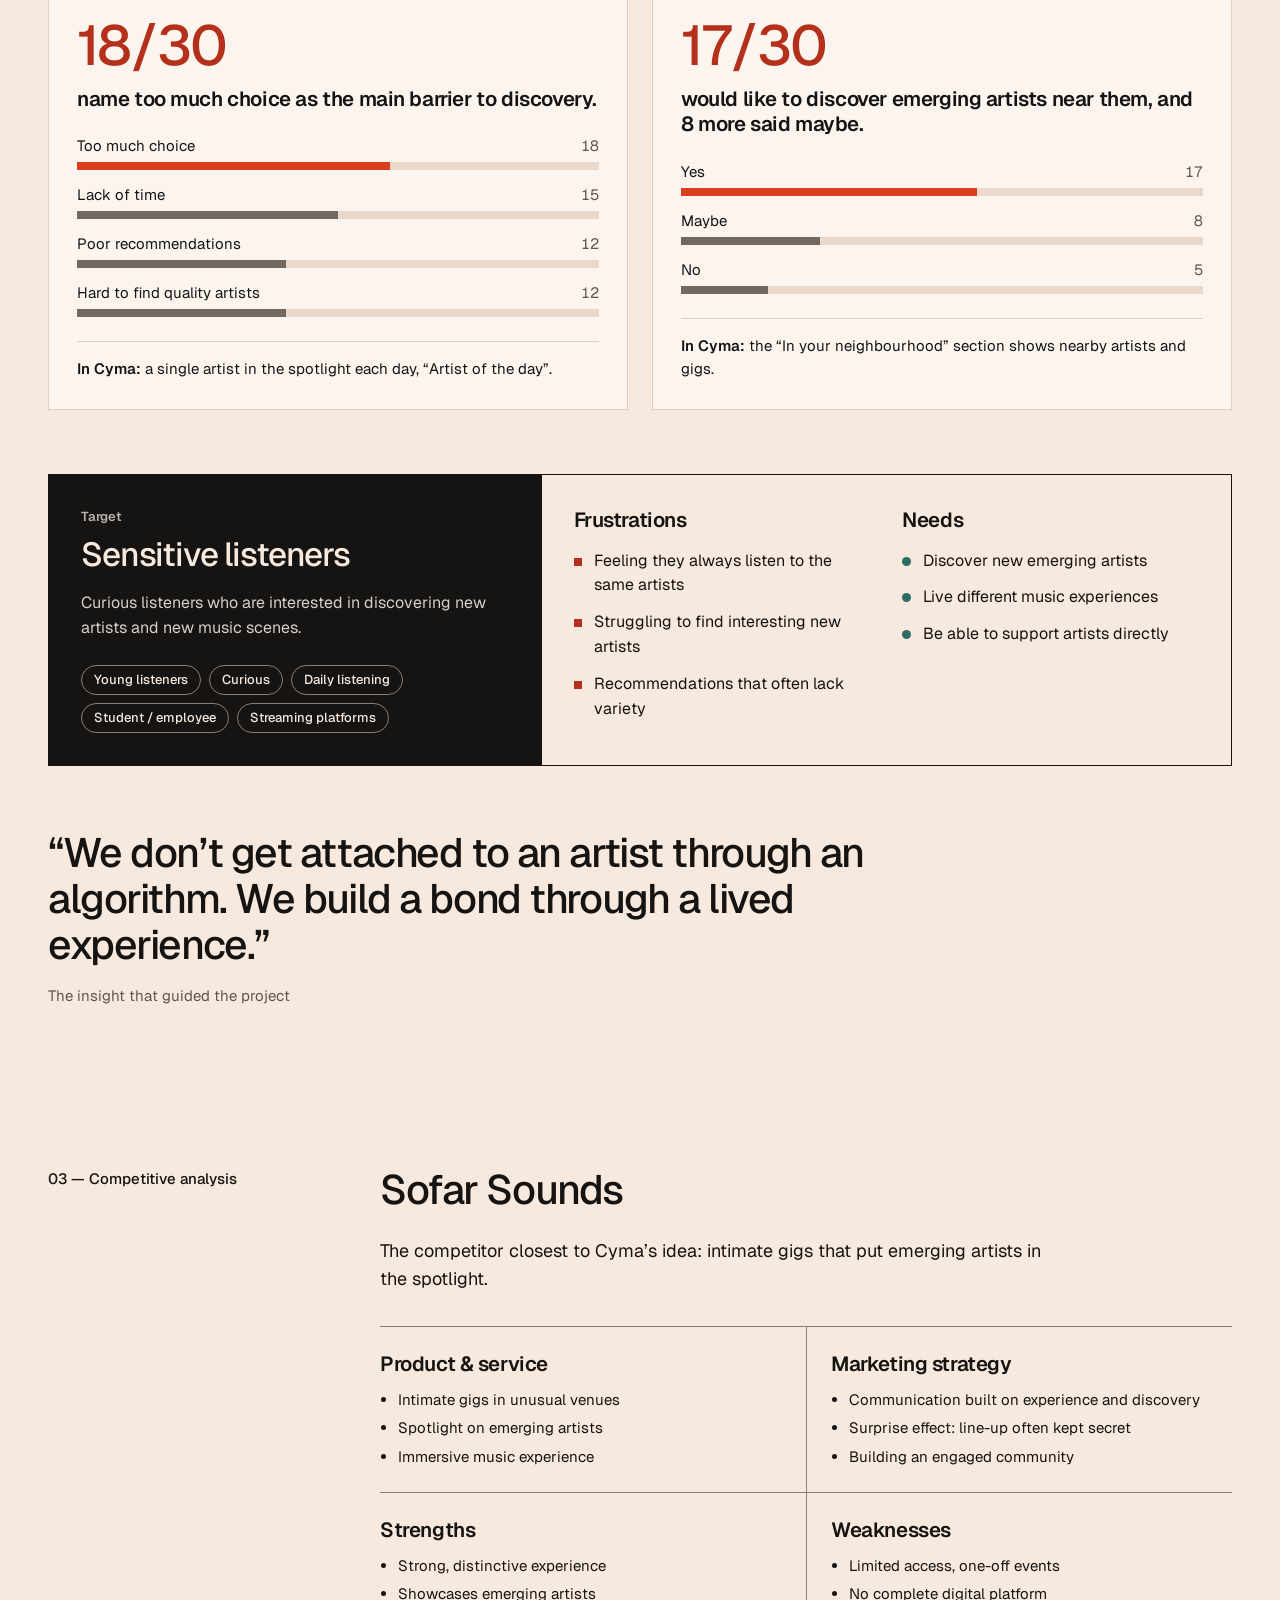
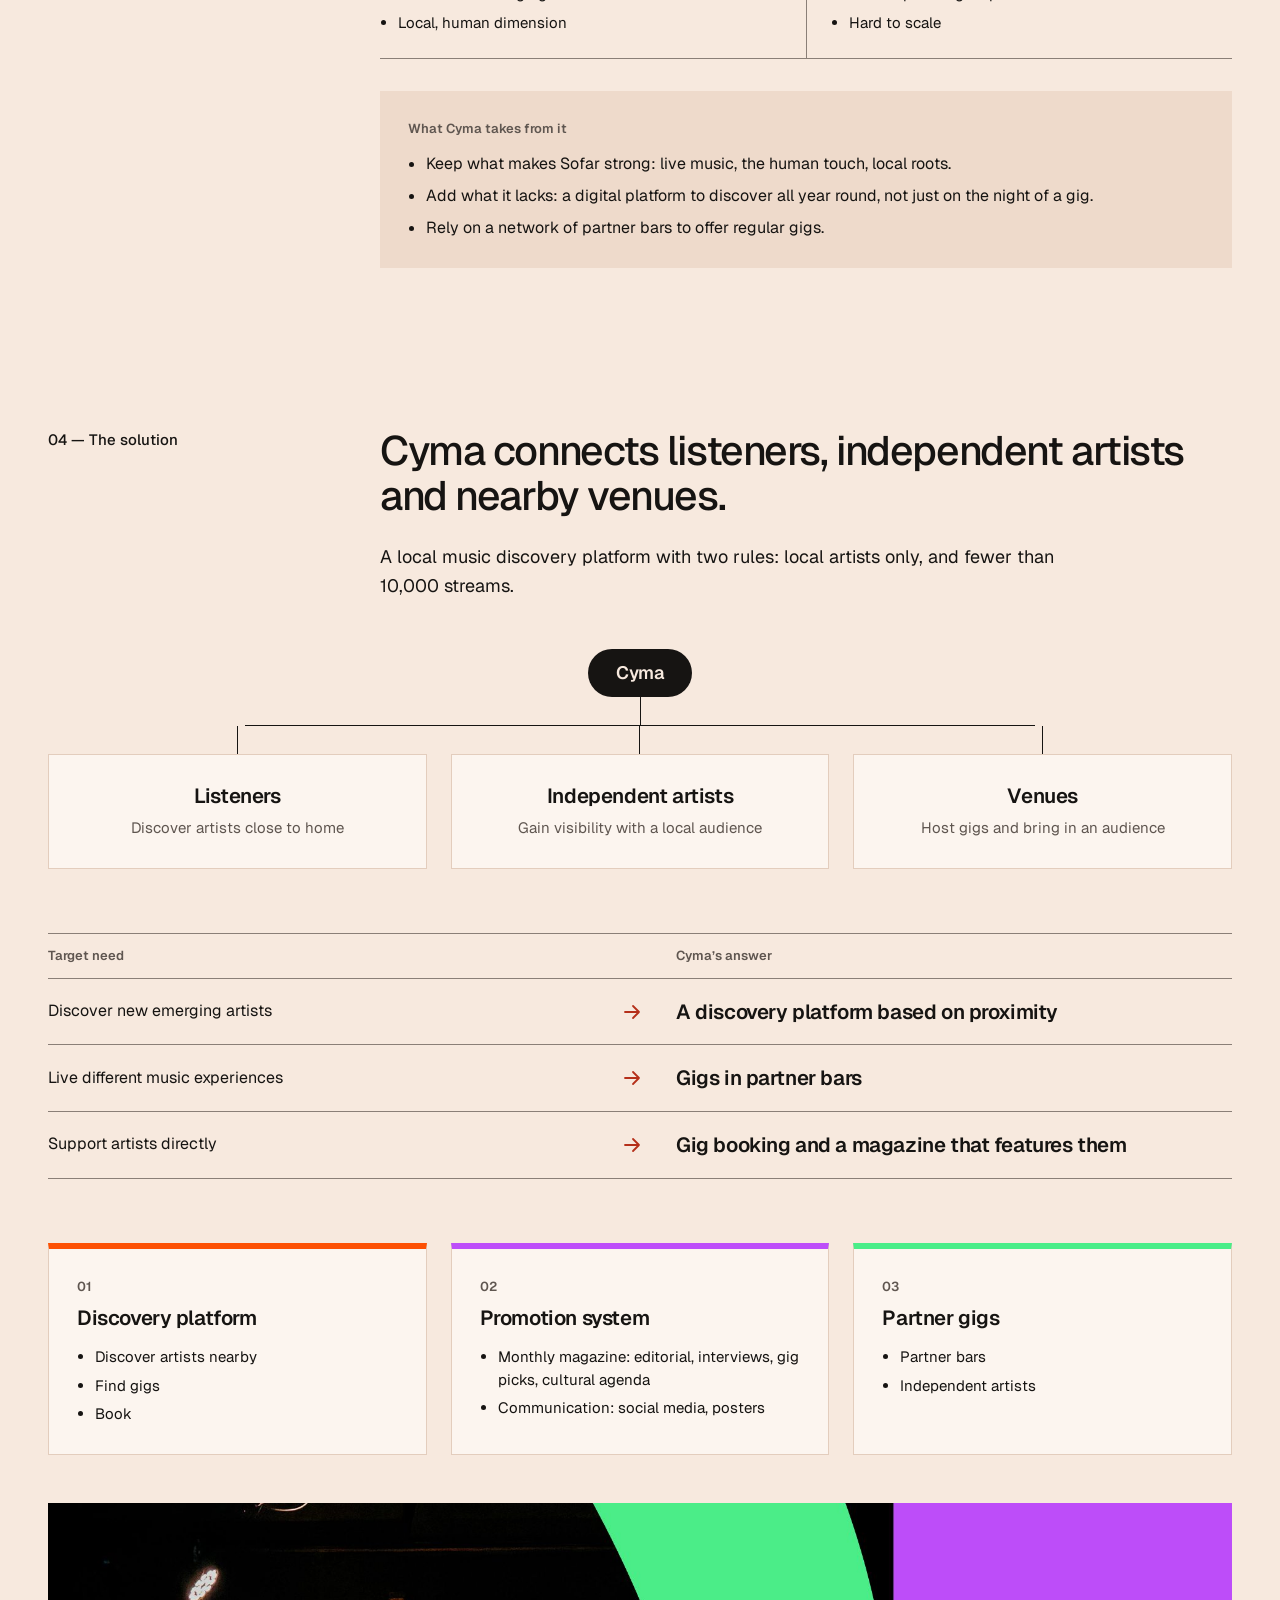
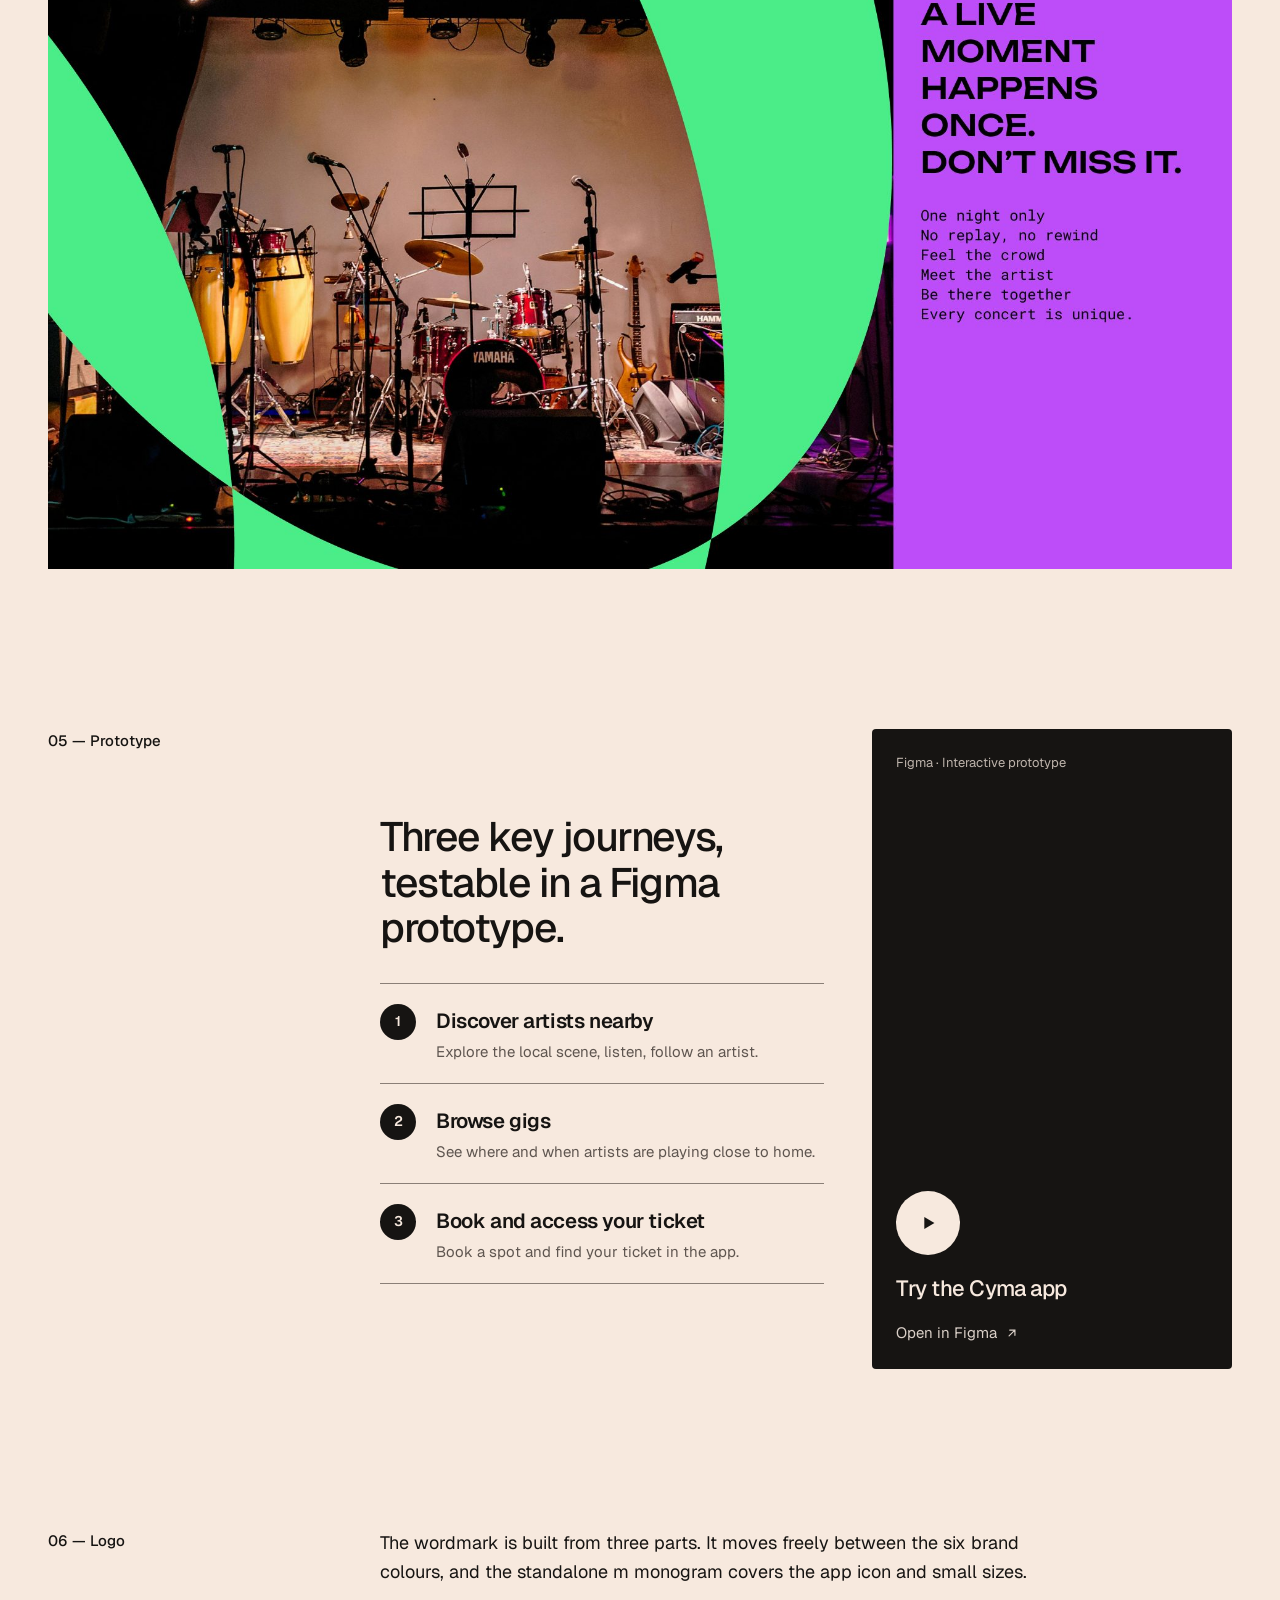
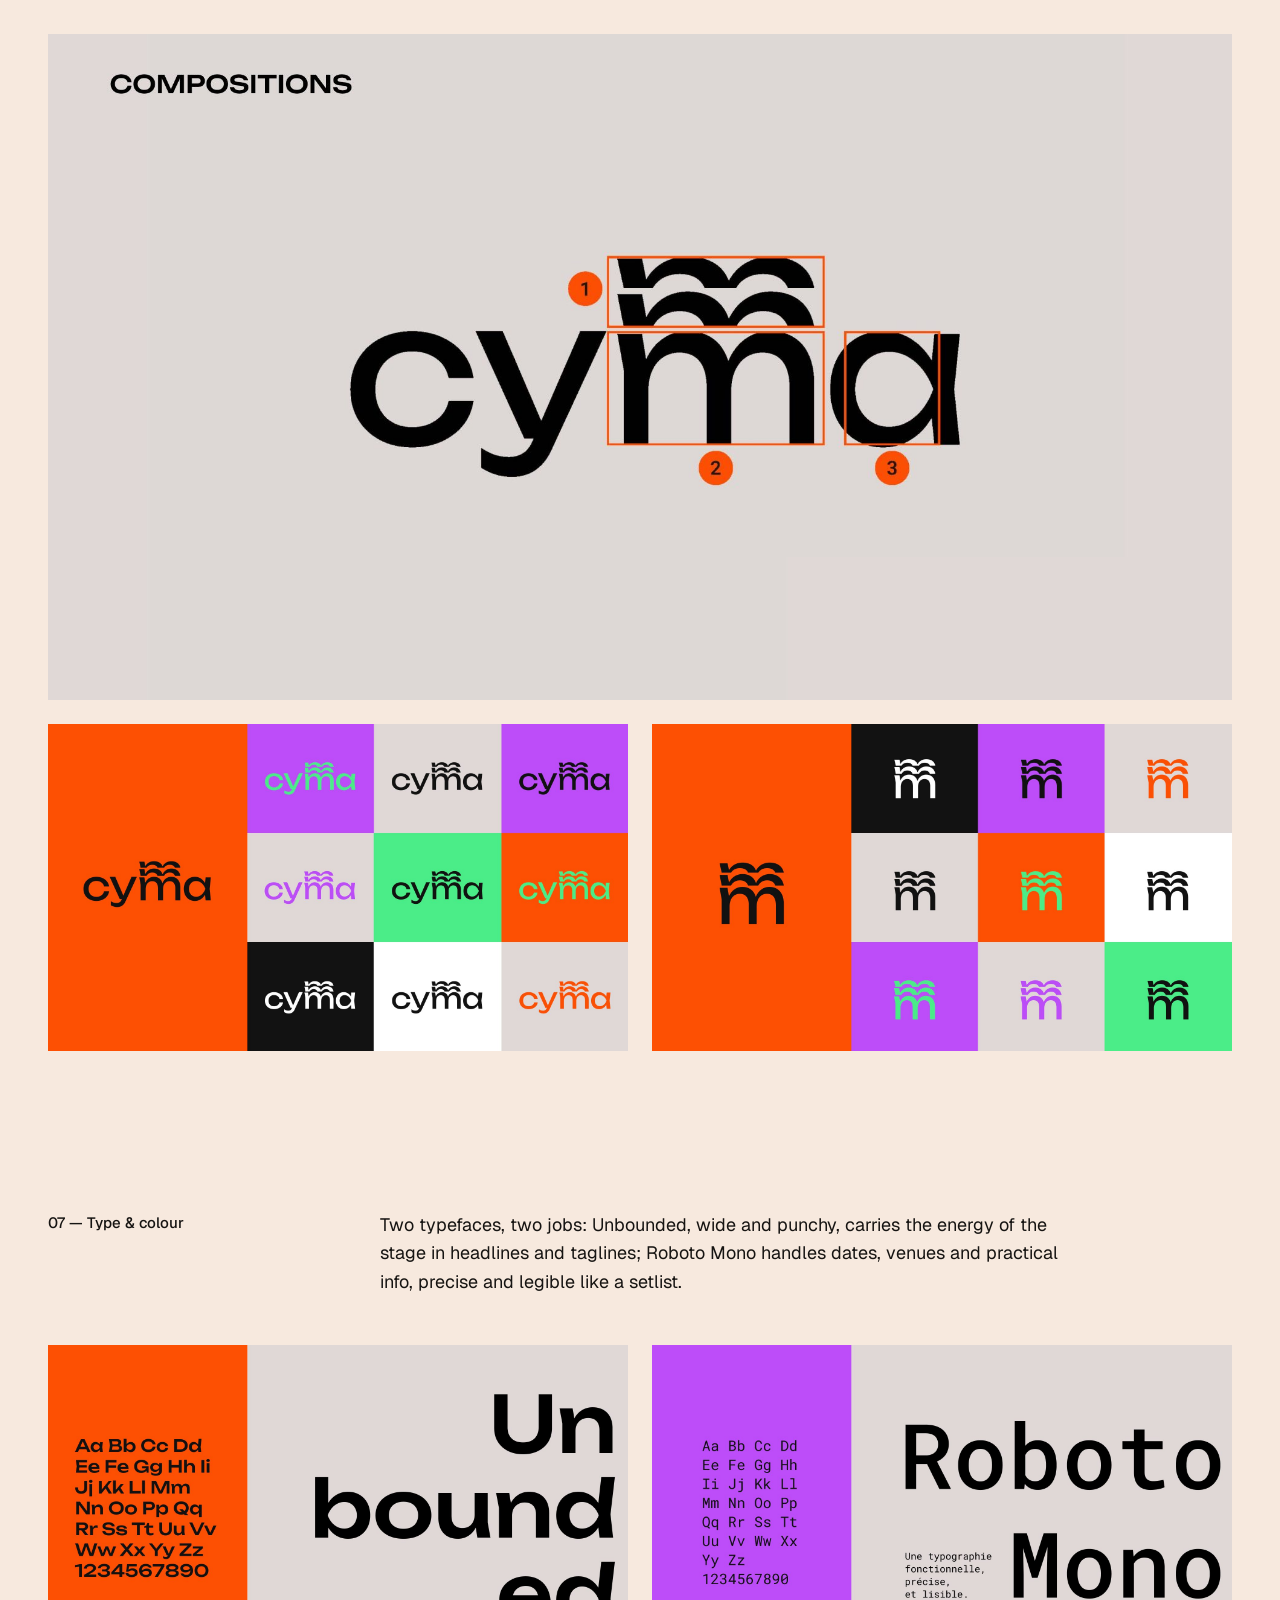
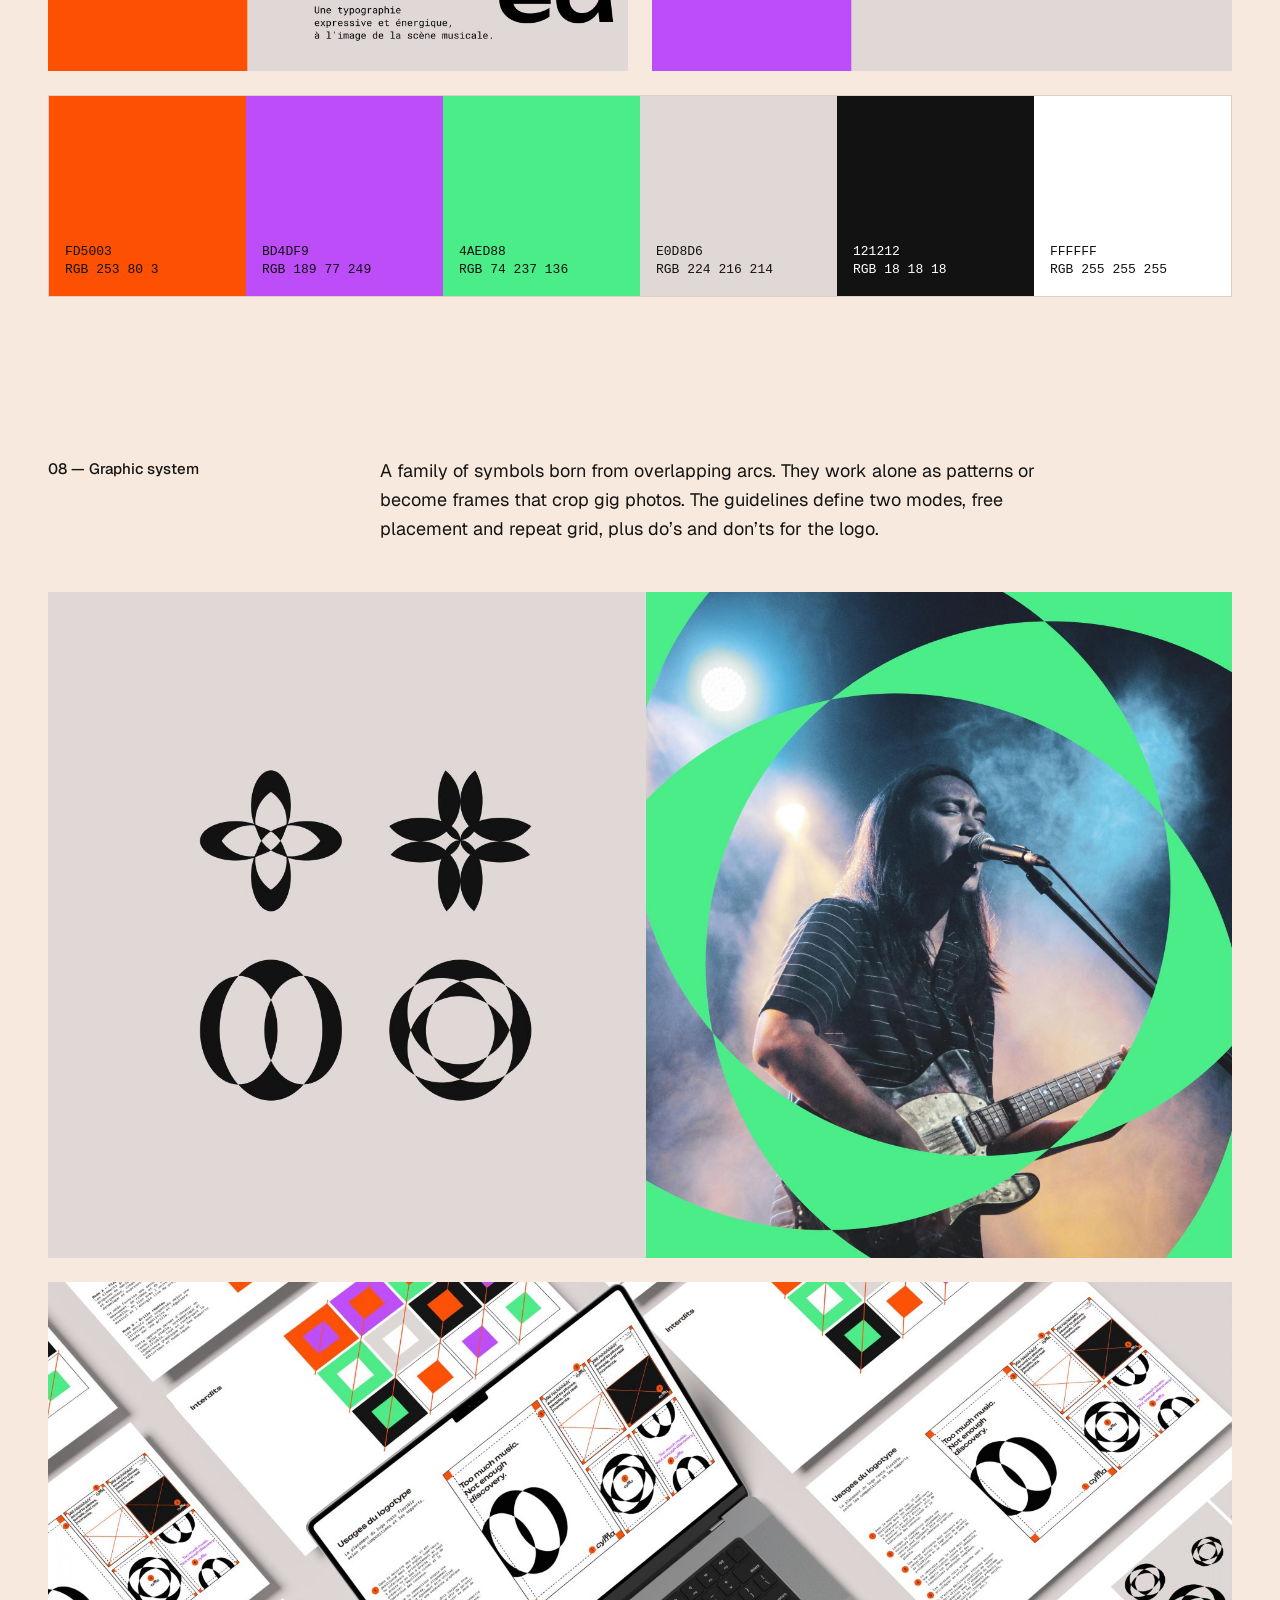
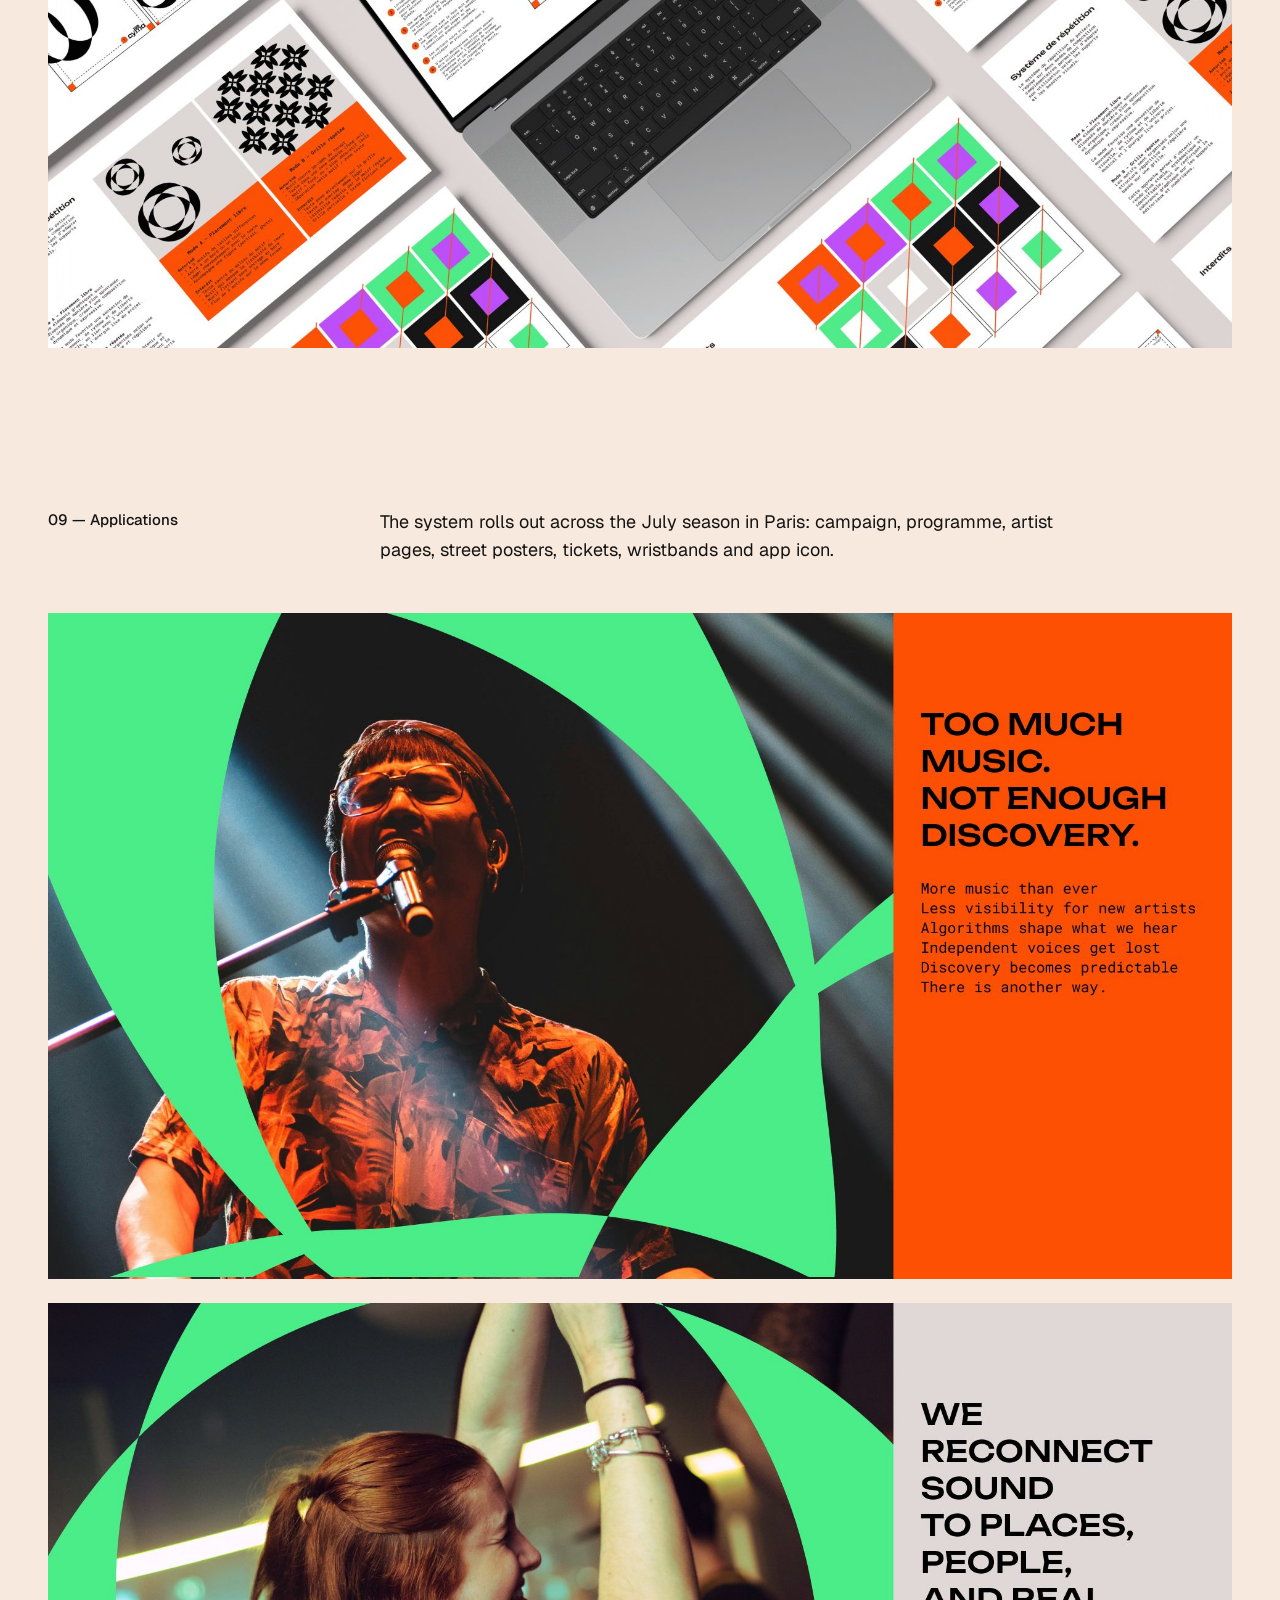
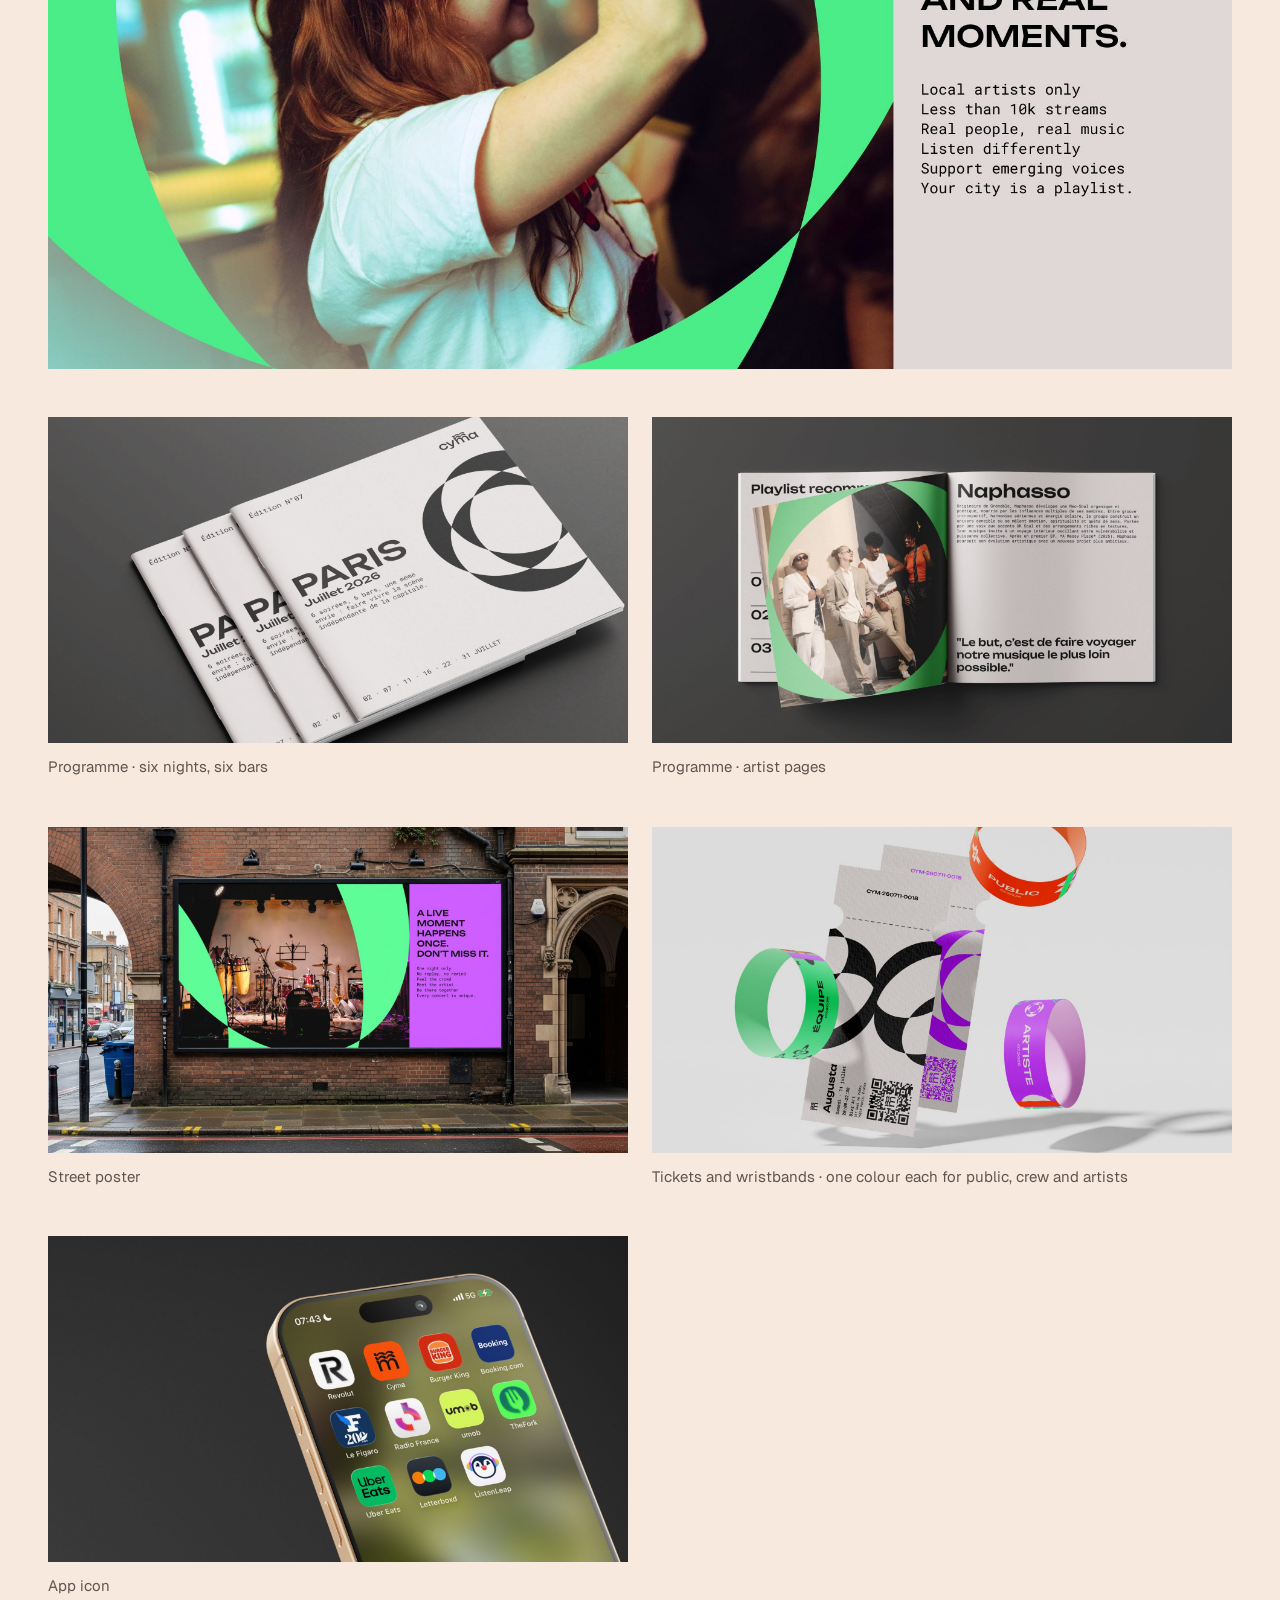
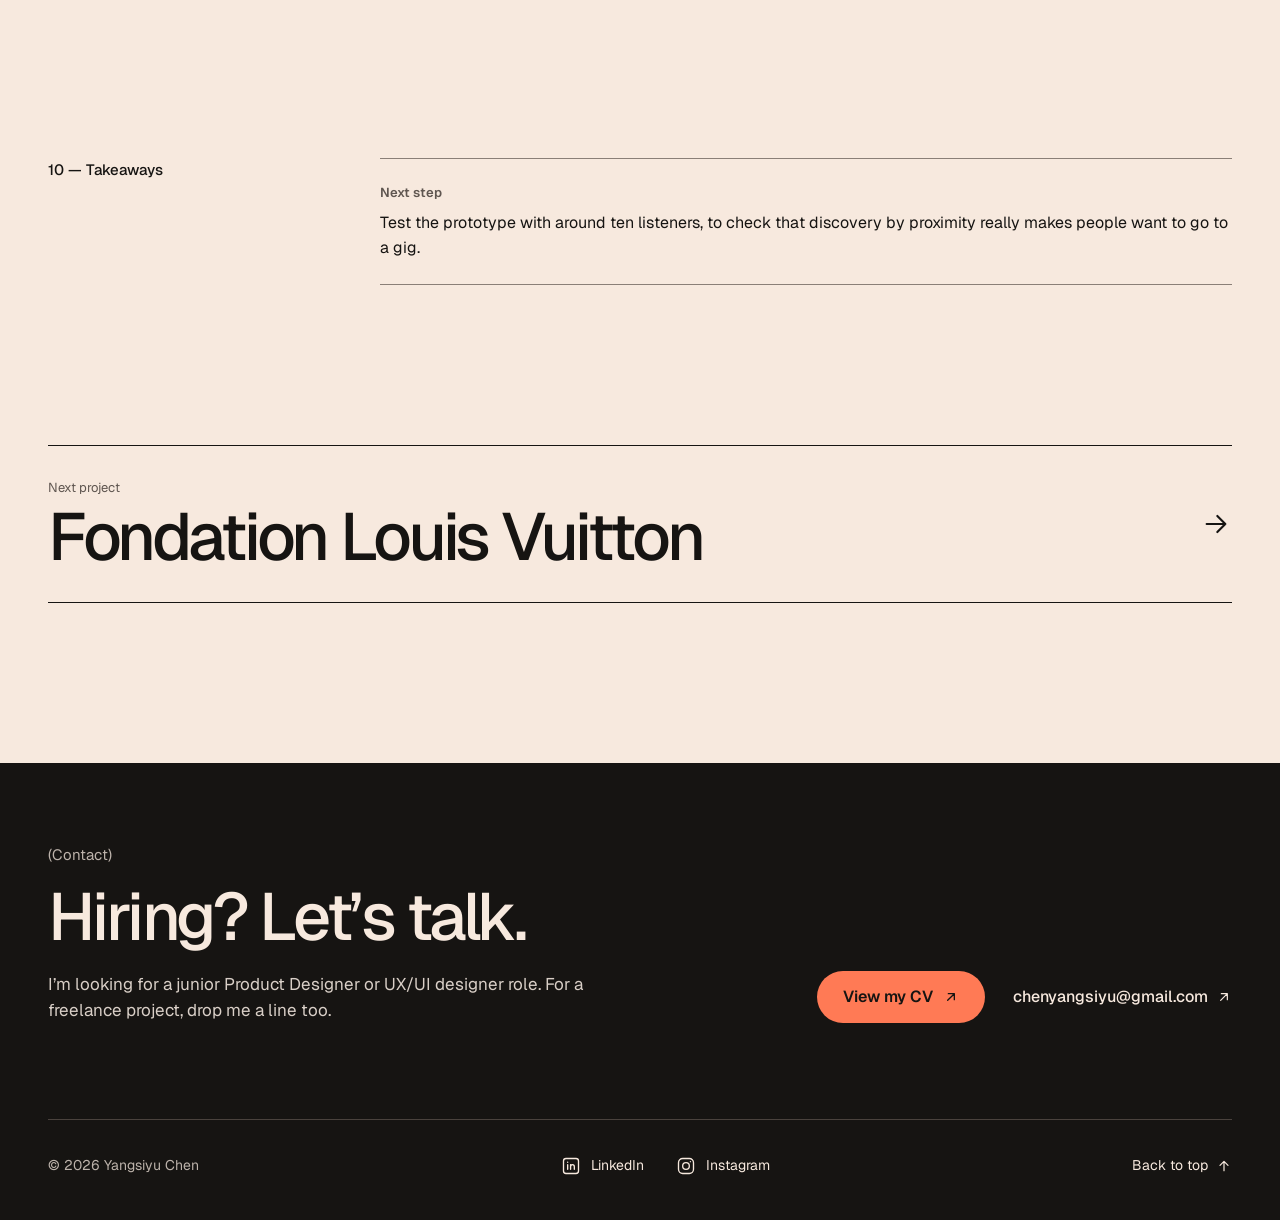
<file: en/cyma.html>
<!doctype html>
<html lang="en">
<head>
<meta charset="utf-8">
<meta name="viewport" content="width=device-width, initial-scale=1">
<title>Cyma · Yangsiyu Chen</title>
<meta name="description" content="Portfolio of Yangsiyu Chen, Product &amp; UX/UI designer in Paris: user research, prototyping, UI and accessibility.">
<meta property="og:title" content="Cyma · Yangsiyu Chen">
<meta property="og:description" content="Portfolio of Yangsiyu Chen, Product &amp; UX/UI designer in Paris: user research, prototyping, UI and accessibility.">
<meta property="og:type" content="website">
<meta name="theme-color" content="#f7e9de">
<link rel="icon" type="image/png" href="../assets/img/logo.png">
<link rel="alternate" hreflang="fr" href="../cyma.html">
<link rel="alternate" hreflang="en" href="../en/cyma.html">
<link rel="alternate" hreflang="zh-CN" href="../zh/cyma.html">
<link rel="preconnect" href="https://fonts.googleapis.com">
<link rel="preconnect" href="https://fonts.gstatic.com" crossorigin>
<link rel="stylesheet" href="https://fonts.googleapis.com/css2?family=Geist:wght@300;400;500;600&amp;family=Noto+Sans+SC:wght@400;500;600&amp;display=swap">
<link rel="stylesheet" href="../assets/css/base.css">
<link rel="stylesheet" href="../assets/css/cyma.css">
<script src="../assets/js/main.js" defer></script>
</head>
<body data-lang="en">
<div id="top" class="site" lang="en" style="background: #f7e9de; color: #161412; font-family: 'Geist', 'Noto Sans SC', system-ui, sans-serif; font-size: 16px; line-height: 1.55; min-height: 100%; overflow-x: hidden">
<div class="wrap" style="padding-top: 28px">

<header class="hdr">
<div class="hdr-logo"><a href="index.html" class="logo-link"><img src="../assets/img/logo.png" alt="Yangsiyu Chen" style="width: auto; display: block"></a></div>
<nav aria-label="Main navigation" class="hdr-nav">
<a href="index.html#projets" class="nav-link" aria-current="page" style="font-weight: 600">Work</a>
<a href="index.html#parcours" class="nav-link">Experience</a>
<a href="../assets/cv/CV_Yangsiyu_CHEN_EN.pdf" class="nav-link" target="_blank" rel="noopener">CV</a>
<a href="#contact" class="nav-link">Contact</a>
</nav>
<div role="group" aria-label="Language" class="hdr-lang">

<button type="button" class="lang-btn" data-lang="fr" data-href="../cyma.html" aria-pressed="false" style="min-width: 40px; min-height: 36px; padding: 0 6px; border: 0; border-radius: 0; background: transparent; color: #5f5650; font: inherit; font-size: 14px; font-weight: 400; text-decoration: none; text-decoration-color: #db3e1d; text-decoration-thickness: 2px; text-underline-offset: 6px; cursor: pointer">FR</button>

<button type="button" class="lang-btn" data-lang="en" data-href="../en/cyma.html" aria-pressed="true" style="min-width: 40px; min-height: 36px; padding: 0 6px; border: 0; border-radius: 0; background: transparent; color: #161412; font: inherit; font-size: 14px; font-weight: 600; text-decoration: underline; text-decoration-color: #db3e1d; text-decoration-thickness: 2px; text-underline-offset: 6px; cursor: pointer">EN</button>

<button type="button" class="lang-btn" data-lang="zh" data-href="../zh/cyma.html" aria-pressed="false" style="min-width: 40px; min-height: 36px; padding: 0 6px; border: 0; border-radius: 0; background: transparent; color: #5f5650; font: inherit; font-size: 14px; font-weight: 400; text-decoration: none; text-decoration-color: #db3e1d; text-decoration-thickness: 2px; text-underline-offset: 6px; cursor: pointer">中</button>

</div>
</header>

<section style="margin-top: 96px">
<a href="index.html" class="nav-link" style="display: inline-flex; align-items: center; gap: 8px; font-size: 15px; min-height: 44px">
<svg width="16" height="16" viewBox="0 0 24 24" fill="none" stroke="currentColor" stroke-width="1.8" stroke-linecap="round" stroke-linejoin="round" aria-hidden="true"><path d="M19 12H5M11 6l-6 6 6 6"></path></svg>All projects</a>
<p style="margin: 40px 0 16px; display: flex; align-items: center; gap: 8px; font-size: 14px; font-weight: 500"><span aria-hidden="true" style="flex-shrink: 0; width: 8px; height: 8px; border-radius: 999px; background: #db3e1d"></span>Product design · Visual identity · 2026</p>
<h1 class="t-display">Cyma</h1>
<p class="t-lead" style="margin-top: 32px; max-width: 860px">An app for discovering local, independent artists, turning <span style="text-decoration: underline; text-decoration-color: #db3e1d; text-decoration-thickness: 0.07em; text-underline-offset: 0.14em">the city itself into a playlist</span>.</p>
<dl class="meta">
<div><dt style="font-size: 13px; color: #5f5650">Role</dt><dd style="margin: 4px 0 0">Research, user journeys, UI screens, Figma prototype and visual identity</dd></div>
<div><dt style="font-size: 13px; color: #5f5650">Type</dt><dd style="margin: 4px 0 0">Final-year academic project · Mobile app</dd></div>
<div><dt style="font-size: 13px; color: #5f5650">Year</dt><dd style="margin: 4px 0 0">2026</dd></div>
<div><dt style="font-size: 13px; color: #5f5650">Deliverables</dt><dd style="margin: 4px 0 0">User research, journeys, interactive prototype, visual identity, guidelines, print and event collateral</dd></div>
</dl>
</section>
</div>

<div data-par="1" style="margin-top: 48px; width: 100%; aspect-ratio: 16 / 9; max-height: 900px; overflow: hidden">
<img src="../assets/img/cyma/cyma-mockup.jpg" alt="Phone leaning on a railing, showing the Cyma home screen: listening streak, artist of the day and local artists" style="width: 100%; height: 100%; display: block; object-fit: cover; transform: translateY(0.0px) scale(1.12); will-change: transform" data-k="50">
</div>

<div class="wrap">

<section aria-labelledby="s1" class="mt-l">
<div class="split">
<h2 id="s1" class="t-label">01 — The problem</h2>
<div style="min-width: 0">
<p class="t-statement">Music has never been more accessible. And yet we discover less and less.</p>
<p class="t-body" style="margin-top: 24px">Streaming platforms overflow with tracks, but algorithms decide what we listen to. We end up going round in circles with the same artists, and the independent scene stays invisible, even in our own city.</p>
</div>
</div>
<div class="g3 mt-m">
<div class="card lift">
<p class="t-h1" style="color: #b5301a">+100 000</p>
<p style="margin: 12px 0 0; font-size: 16px">new tracks uploaded every day</p>
</div>
<div class="card lift">
<p class="t-over">Observation</p>
<p class="t-h3" style="margin-top: 12px">An abundant catalogue no longer guarantees diverse discoveries.</p>
</div>
<div class="card lift">
<p class="t-over">Observation</p>
<p class="t-h3" style="margin-top: 12px">Recommendation systems shape how diverse the content we’re offered is.</p>
</div>
</div>
<div style="margin-top: 24px; padding: 32px; background: #161412; color: #f7e9de">
<p style="margin: 0; font-size: 13px; font-weight: 600; color: #bdb3ab">Tension</p>
<p class="t-h3" style="margin-top: 12px; max-width: 760px">Despite an ever-richer music offer, listeners miss out on a large part of the independent scene.</p>
<p style="margin: 32px 0 0; font-size: 13px; font-weight: 600; color: #ff8a66">Design question</p>
<p class="t-statement" style="margin-top: 12px; max-width: 900px">How might we bring music discovery back into our listening habits?</p>
</div>
</section>

<section aria-labelledby="s2" class="mt-l">
<div class="split">
<h2 id="s2" class="t-label">02 — User research</h2>
<div style="min-width: 0">
<p class="t-statement">Understanding how people discover new artists, or don’t.</p>
<p class="t-body" style="margin-top: 24px">I ran an online listener survey: eleven questions in three parts, which collected 30 responses.</p>
</div>
</div>
<div class="g3 mt-m">

<div class="card lift">
<p class="t-over">5 questions</p>
<h3 class="t-h3" style="margin-top: 8px">Profile &amp; listening habits</h3>
<ul style="margin: 16px 0 0; padding: 0 0 0 18px; display: flex; flex-direction: column; gap: 8px; font-size: 15px; line-height: 1.5">

<li>Age and listening frequency</li>

<li>Genres listened to most</li>

<li>Main platforms</li>

<li>Do platforms favour a small number of artists?</li>

</ul>
</div>

<div class="card lift">
<p class="t-over">3 questions</p>
<h3 class="t-h3" style="margin-top: 8px">Frustrations &amp; wishes</h3>
<ul style="margin: 16px 0 0; padding: 0 0 0 18px; display: flex; flex-direction: column; gap: 8px; font-size: 15px; line-height: 1.5">

<li>Main obstacle to discovering new artists</li>

<li>Enthusiasm for discovery, from 1 to 5</li>

<li>What would make them discover an emerging artist</li>

</ul>
</div>

<div class="card lift">
<p class="t-over">3 questions</p>
<h3 class="t-h3" style="margin-top: 8px">The project idea</h3>
<ul style="margin: 16px 0 0; padding: 0 0 0 18px; display: flex; flex-direction: column; gap: 8px; font-size: 15px; line-height: 1.5">

<li>Interest in emerging artists close to home</li>

<li>Ways they would support them: live, micro-donation, merch, sharing…</li>

<li>Open comments and expectations</li>

</ul>
</div>

</div>

<div style="margin-top: 64px">
<h3 class="t-label">What the responses say</h3>
<p class="t-body" style="margin-top: 8px; color: #5f5650">Exploratory survey, 30 respondents aged 18 to 35. Two findings shaped the concept.</p>
<div class="g2" style="margin-top: 24px">

<div class="card" style="min-width: 0">
<p style="margin: 0; font-size: 56px; font-weight: 500; line-height: 1; letter-spacing: -0.03em; color: #b5301a">18/30</p>
<p class="t-h3" style="margin-top: 12px">name too much choice as the main barrier to discovery.</p>
<ul style="list-style: none; margin: 24px 0 0; padding: 0; display: flex; flex-direction: column; gap: 14px">

<li style="font-size: 15px; line-height: 1.4">
<span style="display: flex; justify-content: space-between; gap: 12px"><span>Too much choice</span><span style="font-variant-numeric: tabular-nums; color: #5f5650">18</span></span>
<span aria-hidden="true" style="display: block; margin-top: 6px; height: 8px; background: #ead8ca"><span style="display: block; height: 8px; width: 60.0%; background: #db3e1d"></span></span>
</li>

<li style="font-size: 15px; line-height: 1.4">
<span style="display: flex; justify-content: space-between; gap: 12px"><span>Lack of time</span><span style="font-variant-numeric: tabular-nums; color: #5f5650">15</span></span>
<span aria-hidden="true" style="display: block; margin-top: 6px; height: 8px; background: #ead8ca"><span style="display: block; height: 8px; width: 50.0%; background: #73685f"></span></span>
</li>

<li style="font-size: 15px; line-height: 1.4">
<span style="display: flex; justify-content: space-between; gap: 12px"><span>Poor recommendations</span><span style="font-variant-numeric: tabular-nums; color: #5f5650">12</span></span>
<span aria-hidden="true" style="display: block; margin-top: 6px; height: 8px; background: #ead8ca"><span style="display: block; height: 8px; width: 40.0%; background: #73685f"></span></span>
</li>

<li style="font-size: 15px; line-height: 1.4">
<span style="display: flex; justify-content: space-between; gap: 12px"><span>Hard to find quality artists</span><span style="font-variant-numeric: tabular-nums; color: #5f5650">12</span></span>
<span aria-hidden="true" style="display: block; margin-top: 6px; height: 8px; background: #ead8ca"><span style="display: block; height: 8px; width: 40.0%; background: #73685f"></span></span>
</li>

</ul>
<p style="margin: 24px 0 0; padding-top: 16px; border-top: 1px solid #e3cdbd; font-size: 15px; line-height: 1.5"><span style="font-weight: 600">In Cyma:</span> a single artist in the spotlight each day, “Artist of the day”.</p>
</div>

<div class="card" style="min-width: 0">
<p style="margin: 0; font-size: 56px; font-weight: 500; line-height: 1; letter-spacing: -0.03em; color: #b5301a">17/30</p>
<p class="t-h3" style="margin-top: 12px">would like to discover emerging artists near them, and 8 more said maybe.</p>
<ul style="list-style: none; margin: 24px 0 0; padding: 0; display: flex; flex-direction: column; gap: 14px">

<li style="font-size: 15px; line-height: 1.4">
<span style="display: flex; justify-content: space-between; gap: 12px"><span>Yes</span><span style="font-variant-numeric: tabular-nums; color: #5f5650">17</span></span>
<span aria-hidden="true" style="display: block; margin-top: 6px; height: 8px; background: #ead8ca"><span style="display: block; height: 8px; width: 56.7%; background: #db3e1d"></span></span>
</li>

<li style="font-size: 15px; line-height: 1.4">
<span style="display: flex; justify-content: space-between; gap: 12px"><span>Maybe</span><span style="font-variant-numeric: tabular-nums; color: #5f5650">8</span></span>
<span aria-hidden="true" style="display: block; margin-top: 6px; height: 8px; background: #ead8ca"><span style="display: block; height: 8px; width: 26.7%; background: #73685f"></span></span>
</li>

<li style="font-size: 15px; line-height: 1.4">
<span style="display: flex; justify-content: space-between; gap: 12px"><span>No</span><span style="font-variant-numeric: tabular-nums; color: #5f5650">5</span></span>
<span aria-hidden="true" style="display: block; margin-top: 6px; height: 8px; background: #ead8ca"><span style="display: block; height: 8px; width: 16.7%; background: #73685f"></span></span>
</li>

</ul>
<p style="margin: 24px 0 0; padding-top: 16px; border-top: 1px solid #e3cdbd; font-size: 15px; line-height: 1.5"><span style="font-weight: 600">In Cyma:</span> the “In your neighbourhood” section shows nearby artists and gigs.</p>
</div>

</div>
</div>

<div class="persona" style="margin-top: 64px">
<div class="persona-a">
<p style="margin: 0; font-size: 13px; font-weight: 600; color: #bdb3ab">Target</p>
<h3 class="t-lead" style="margin-top: 8px">Sensitive listeners</h3>
<p style="margin: 16px 0 0; font-size: 16px; line-height: 1.55; color: #d9cfc7">Curious listeners who are interested in discovering new artists and new music scenes.</p>
<ul style="margin: 24px 0 0; padding: 0; list-style: none; display: flex; flex-wrap: wrap; gap: 8px">

<li style="padding: 4px 12px; border: 1px solid #8a7f77; border-radius: 999px; font-size: 13px; font-weight: 500">Young listeners</li>

<li style="padding: 4px 12px; border: 1px solid #8a7f77; border-radius: 999px; font-size: 13px; font-weight: 500">Curious</li>

<li style="padding: 4px 12px; border: 1px solid #8a7f77; border-radius: 999px; font-size: 13px; font-weight: 500">Daily listening</li>

<li style="padding: 4px 12px; border: 1px solid #8a7f77; border-radius: 999px; font-size: 13px; font-weight: 500">Student / employee</li>

<li style="padding: 4px 12px; border: 1px solid #8a7f77; border-radius: 999px; font-size: 13px; font-weight: 500">Streaming platforms</li>

</ul>
</div>
<div class="persona-b">
<div style="min-width: 0">
<h4 class="t-h3">Frustrations</h4>
<ul style="margin: 16px 0 0; padding: 0; list-style: none; display: flex; flex-direction: column; gap: 12px">

<li style="display: flex; gap: 12px; align-items: flex-start"><span aria-hidden="true" style="flex-shrink: 0; margin-top: 9px; width: 8px; height: 8px; background: #b5301a"></span><span>Feeling they always listen to the same artists</span></li>

<li style="display: flex; gap: 12px; align-items: flex-start"><span aria-hidden="true" style="flex-shrink: 0; margin-top: 9px; width: 8px; height: 8px; background: #b5301a"></span><span>Struggling to find interesting new artists</span></li>

<li style="display: flex; gap: 12px; align-items: flex-start"><span aria-hidden="true" style="flex-shrink: 0; margin-top: 9px; width: 8px; height: 8px; background: #b5301a"></span><span>Recommendations that often lack variety</span></li>

</ul>
</div>
<div style="min-width: 0">
<h4 class="t-h3">Needs</h4>
<ul style="margin: 16px 0 0; padding: 0; list-style: none; display: flex; flex-direction: column; gap: 12px">

<li style="display: flex; gap: 12px; align-items: flex-start"><span aria-hidden="true" style="flex-shrink: 0; margin-top: 8px; width: 9px; height: 9px; border-radius: 999px; background: #2e6b66"></span><span>Discover new emerging artists</span></li>

<li style="display: flex; gap: 12px; align-items: flex-start"><span aria-hidden="true" style="flex-shrink: 0; margin-top: 8px; width: 9px; height: 9px; border-radius: 999px; background: #2e6b66"></span><span>Live different music experiences</span></li>

<li style="display: flex; gap: 12px; align-items: flex-start"><span aria-hidden="true" style="flex-shrink: 0; margin-top: 8px; width: 9px; height: 9px; border-radius: 999px; background: #2e6b66"></span><span>Be able to support artists directly</span></li>

</ul>
</div>
</div>
</div>

<blockquote style="margin: 64px 0 0; padding: 0; max-width: 900px">
<p class="t-statement">“We don’t get attached to an artist through an algorithm. We build a bond through a lived experience.”</p>
<p style="margin: 16px 0 0; font-size: 15px; color: #5f5650">The insight that guided the project</p>
</blockquote>
</section>

<section aria-labelledby="s3" class="mt-l">
<div class="split">
<h2 id="s3" class="t-label">03 — Competitive analysis</h2>
<div style="min-width: 0">
<p class="t-statement">Sofar Sounds</p>
<p class="t-body" style="margin-top: 24px">The competitor closest to Cyma’s idea: intimate gigs that put emerging artists in the spotlight.</p>
<div class="swot" style="margin-top: 32px">

<div style="min-width: 0">
<h3 class="t-h3">Product &amp; service</h3>
<ul style="margin: 12px 0 0; padding: 0 0 0 18px; display: flex; flex-direction: column; gap: 6px; font-size: 15px; line-height: 1.5">

<li>Intimate gigs in unusual venues</li>

<li>Spotlight on emerging artists</li>

<li>Immersive music experience</li>

</ul>
</div>

<div style="min-width: 0">
<h3 class="t-h3">Marketing strategy</h3>
<ul style="margin: 12px 0 0; padding: 0 0 0 18px; display: flex; flex-direction: column; gap: 6px; font-size: 15px; line-height: 1.5">

<li>Communication built on experience and discovery</li>

<li>Surprise effect: line-up often kept secret</li>

<li>Building an engaged community</li>

</ul>
</div>

<div style="min-width: 0">
<h3 class="t-h3">Strengths</h3>
<ul style="margin: 12px 0 0; padding: 0 0 0 18px; display: flex; flex-direction: column; gap: 6px; font-size: 15px; line-height: 1.5">

<li>Strong, distinctive experience</li>

<li>Showcases emerging artists</li>

<li>Local, human dimension</li>

</ul>
</div>

<div style="min-width: 0">
<h3 class="t-h3">Weaknesses</h3>
<ul style="margin: 12px 0 0; padding: 0 0 0 18px; display: flex; flex-direction: column; gap: 6px; font-size: 15px; line-height: 1.5">

<li>Limited access, one-off events</li>

<li>No complete digital platform</li>

<li>Hard to scale</li>

</ul>
</div>

</div>
<div style="margin-top: 32px; padding: 28px; background: #eedacb">
<p class="t-over">What Cyma takes from it</p>
<ul style="margin: 12px 0 0; padding: 0 0 0 18px; display: flex; flex-direction: column; gap: 8px; font-size: 16px; line-height: 1.5">

<li>Keep what makes Sofar strong: live music, the human touch, local roots.</li>

<li>Add what it lacks: a digital platform to discover all year round, not just on the night of a gig.</li>

<li>Rely on a network of partner bars to offer regular gigs.</li>

</ul>
</div>
</div>
</div>
</section>

<section aria-labelledby="s4" class="mt-l">
<div class="split">
<h2 id="s4" class="t-label">04 — The solution</h2>
<div style="min-width: 0">
<p class="t-statement">Cyma connects listeners, independent artists and nearby venues.</p>
<p class="t-body" style="margin-top: 24px">A local music discovery platform with two rules: local artists only, and fewer than 10,000 streams.</p>
</div>
</div>

<div class="mt-m" role="group" aria-label="Cyma’s three audiences">
<div class="eco-top"><span style="padding: 10px 28px; border-radius: 999px; background: #161412; color: #f7e9de; font-size: 18px; font-weight: 600; letter-spacing: -0.02em">Cyma</span></div>
<div class="eco-stem"></div>
<div class="eco-line"></div>
<div class="eco">

<div style="min-width: 0">
<div class="eco-stem"></div>
<div class="card lift" style="text-align: center">
<h3 class="t-h3">Listeners</h3>
<p style="margin: 8px 0 0; font-size: 15px; color: #5f5650">Discover artists close to home</p>
</div>
</div>

<div style="min-width: 0">
<div class="eco-stem"></div>
<div class="card lift" style="text-align: center">
<h3 class="t-h3">Independent artists</h3>
<p style="margin: 8px 0 0; font-size: 15px; color: #5f5650">Gain visibility with a local audience</p>
</div>
</div>

<div style="min-width: 0">
<div class="eco-stem"></div>
<div class="card lift" style="text-align: center">
<h3 class="t-h3">Venues</h3>
<p style="margin: 8px 0 0; font-size: 15px; color: #5f5650">Host gigs and bring in an audience</p>
</div>
</div>

</div>
</div>

<div style="margin-top: 64px">
<div class="map" style="border-top: 1px solid #8a7f77; padding: 12px 0">
<p class="t-over">Target need</p><span></span><p class="t-over">Cyma’s answer</p>
</div>

<div class="map hov">
<p style="margin: 0; font-size: 16px">Discover new emerging artists</p>
<svg class="map-arrow" width="24" height="24" viewBox="0 0 24 24" fill="none" stroke="#b5301a" stroke-width="1.8" stroke-linecap="round" stroke-linejoin="round" aria-hidden="true"><path d="M5 12h14M13 6l6 6-6 6"></path></svg>
<p class="t-h3">A discovery platform based on proximity</p>
</div>

<div class="map hov">
<p style="margin: 0; font-size: 16px">Live different music experiences</p>
<svg class="map-arrow" width="24" height="24" viewBox="0 0 24 24" fill="none" stroke="#b5301a" stroke-width="1.8" stroke-linecap="round" stroke-linejoin="round" aria-hidden="true"><path d="M5 12h14M13 6l6 6-6 6"></path></svg>
<p class="t-h3">Gigs in partner bars</p>
</div>

<div class="map hov">
<p style="margin: 0; font-size: 16px">Support artists directly</p>
<svg class="map-arrow" width="24" height="24" viewBox="0 0 24 24" fill="none" stroke="#b5301a" stroke-width="1.8" stroke-linecap="round" stroke-linejoin="round" aria-hidden="true"><path d="M5 12h14M13 6l6 6-6 6"></path></svg>
<p class="t-h3">Gig booking and a magazine that features them</p>
</div>

</div>

<div class="g3" style="margin-top: 64px">

<div class="card lift" style="border-top: 6px solid #fd5003">
<p class="t-over">01</p>
<h3 class="t-h3" style="margin-top: 8px">Discovery platform</h3>
<ul style="margin: 16px 0 0; padding: 0 0 0 18px; display: flex; flex-direction: column; gap: 6px; font-size: 15px; line-height: 1.5">

<li>Discover artists nearby</li>

<li>Find gigs</li>

<li>Book</li>

</ul>
</div>

<div class="card lift" style="border-top: 6px solid #bd4df9">
<p class="t-over">02</p>
<h3 class="t-h3" style="margin-top: 8px">Promotion system</h3>
<ul style="margin: 16px 0 0; padding: 0 0 0 18px; display: flex; flex-direction: column; gap: 6px; font-size: 15px; line-height: 1.5">

<li>Monthly magazine: editorial, interviews, gig picks, cultural agenda</li>

<li>Communication: social media, posters</li>

</ul>
</div>

<div class="card lift" style="border-top: 6px solid #4aed88">
<p class="t-over">03</p>
<h3 class="t-h3" style="margin-top: 8px">Partner gigs</h3>
<ul style="margin: 16px 0 0; padding: 0 0 0 18px; display: flex; flex-direction: column; gap: 6px; font-size: 15px; line-height: 1.5">

<li>Partner bars</li>

<li>Independent artists</li>

</ul>
</div>

</div>
<div class="zoom mt-m"><img src="../assets/img/cyma/cyma-kv2-1.jpg" alt="Key visual: concert stage and tagline on purple" style="width: 100%; display: block; aspect-ratio: 16 / 9; object-fit: cover"></div>
</section>

<section aria-labelledby="s5" class="mt-l">
<div class="split">
<h2 id="s5" class="t-label">05 — Prototype</h2>
<div class="proto">
<div style="min-width: 0">
<p class="t-statement">Three key journeys, testable in a Figma prototype.</p>
<ol style="margin: 32px 0 0; padding: 0; list-style: none; border-top: 1px solid #8a7f77">

<li class="hov" style="display: flex; gap: 20px; padding: 20px 0; border-bottom: 1px solid #8a7f77">
<span class="hov-n" style="flex-shrink: 0; width: 36px; height: 36px; border-radius: 999px; background: #161412; color: #f7e9de; font-size: 14px; font-weight: 600; display: flex; align-items: center; justify-content: center">1</span>
<div style="min-width: 0">
<h3 class="t-h3" style="margin-top: 4px">Discover artists nearby</h3>
<p style="margin: 6px 0 0; font-size: 15px; color: #5f5650">Explore the local scene, listen, follow an artist.</p>
</div>
</li>

<li class="hov" style="display: flex; gap: 20px; padding: 20px 0; border-bottom: 1px solid #8a7f77">
<span class="hov-n" style="flex-shrink: 0; width: 36px; height: 36px; border-radius: 999px; background: #161412; color: #f7e9de; font-size: 14px; font-weight: 600; display: flex; align-items: center; justify-content: center">2</span>
<div style="min-width: 0">
<h3 class="t-h3" style="margin-top: 4px">Browse gigs</h3>
<p style="margin: 6px 0 0; font-size: 15px; color: #5f5650">See where and when artists are playing close to home.</p>
</div>
</li>

<li class="hov" style="display: flex; gap: 20px; padding: 20px 0; border-bottom: 1px solid #8a7f77">
<span class="hov-n" style="flex-shrink: 0; width: 36px; height: 36px; border-radius: 999px; background: #161412; color: #f7e9de; font-size: 14px; font-weight: 600; display: flex; align-items: center; justify-content: center">3</span>
<div style="min-width: 0">
<h3 class="t-h3" style="margin-top: 4px">Book and access your ticket</h3>
<p style="margin: 6px 0 0; font-size: 15px; color: #5f5650">Book a spot and find your ticket in the app.</p>
</div>
</li>

</ol>
</div>
<a href="https://www.figma.com/proto/F0tg4wlJd1wf76biFwmvKl/PFE-Yangsiyu-CHEN?node-id=1350-89&amp;page-id=433%3A73&amp;scaling=scale-down&amp;content-scaling=fixed" target="_blank" rel="noopener" class="proto-card" style="width: 100%; max-width: 360px; aspect-ratio: 9 / 16; border-radius: 4px; background: #161412; color: #f7e9de; text-decoration: none; display: flex; flex-direction: column; justify-content: space-between; padding: 24px">
<span style="font-size: 13px; color: #bdb3ab">Figma · Interactive prototype</span>
<span style="display: flex; flex-direction: column; align-items: flex-start; gap: 20px">
<span class="play" aria-hidden="true" style="width: 64px; height: 64px; border-radius: 999px; background: #f7e9de; color: #161412; display: flex; align-items: center; justify-content: center">
<svg width="22" height="22" viewBox="0 0 24 24" fill="currentColor" aria-hidden="true"><path d="M8 5.5v13l11-6.5z"></path></svg></span>
<span style="font-size: 22px; font-weight: 500; line-height: 1.2; letter-spacing: -0.02em">Try the Cyma app</span>
<span style="display: inline-flex; align-items: center; gap: 8px; font-size: 15px; color: #d9cfc7">Open in Figma
<svg width="14" height="14" viewBox="0 0 24 24" fill="none" stroke="currentColor" stroke-width="2" stroke-linecap="round" aria-hidden="true"><path d="M7 17L17 7M8 7h9v9"></path></svg></span>
</span>
</a>
</div>
</div>
</section>

<section aria-labelledby="s6" class="mt-l">
<div class="split">
<h2 id="s6" class="t-label">06 — Logo</h2>
<div style="min-width: 0">
<p class="t-body">The wordmark is built from three parts. It moves freely between the six brand colours, and the standalone m monogram covers the app icon and small sizes.</p>
</div>
</div>
<div class="zoom mt-m"><img src="../assets/img/cyma/cyma-prez-2.jpg" alt="Wordmark construction, three numbered parts" style="width: 100%; display: block; aspect-ratio: 16 / 9; object-fit: cover"></div>
<div class="g2" style="margin-top: 24px; gap: 24px">
<div class="zoom" style="min-width: 0"><img src="../assets/img/cyma/cyma-prez.jpg" alt="The Cyma wordmark across the brand colours" style="width: 100%; display: block; aspect-ratio: 16 / 9; object-fit: cover"></div>
<div class="zoom" style="min-width: 0"><img src="../assets/img/cyma/cyma-prez-1.jpg" alt="The m monogram across the brand colours" style="width: 100%; display: block; aspect-ratio: 16 / 9; object-fit: cover"></div>
</div>
</section>

<section aria-labelledby="s7" class="mt-l">
<div class="split">
<h2 id="s7" class="t-label">07 — Type &amp; colour</h2>
<p class="t-body">Two typefaces, two jobs: Unbounded, wide and punchy, carries the energy of the stage in headlines and taglines; Roboto Mono handles dates, venues and practical info, precise and legible like a setlist.</p>
</div>
<div class="g2 mt-m" style="gap: 24px">
<div class="zoom" style="min-width: 0"><img src="../assets/img/cyma/cyma-prez-3.jpg" alt="Unbounded type specimen" style="width: 100%; display: block; aspect-ratio: 16 / 9; object-fit: cover"></div>
<div class="zoom" style="min-width: 0"><img src="../assets/img/cyma/cyma-prez-4.jpg" alt="Roboto Mono type specimen" style="width: 100%; display: block; aspect-ratio: 16 / 9; object-fit: cover"></div>
</div>
<ul aria-label="Brand palette" class="palette" style="margin-top: 24px">
<li style="background: #fd5003; color: #121212">FD5003<br>RGB 253 80 3</li>
<li style="background: #bd4df9; color: #121212">BD4DF9<br>RGB 189 77 249</li>
<li style="background: #4aed88; color: #121212">4AED88<br>RGB 74 237 136</li>
<li style="background: #e0d8d6; color: #121212">E0D8D6<br>RGB 224 216 214</li>
<li style="background: #121212; color: #ffffff">121212<br>RGB 18 18 18</li>
<li style="background: #ffffff; color: #121212">FFFFFF<br>RGB 255 255 255</li>
</ul>
</section>

<section aria-labelledby="s8" class="mt-l">
<div class="split">
<h2 id="s8" class="t-label">08 — Graphic system</h2>
<p class="t-body">A family of symbols born from overlapping arcs. They work alone as patterns or become frames that crop gig photos. The guidelines define two modes, free placement and repeat grid, plus do’s and don’ts for the logo.</p>
</div>
<div class="zoom mt-m"><img src="../assets/img/cyma/cyma-prez-12.jpg" alt="Four arc-based symbols and a gig photo cropped by a green arc" style="width: 100%; display: block; aspect-ratio: 16 / 9; object-fit: cover"></div>
<div class="zoom" style="margin-top: 24px"><img src="../assets/img/cyma/cyma-prez-6.jpg" alt="Brand guideline pages, with a laptop showing logo usage" style="width: 100%; display: block; aspect-ratio: 16 / 9; object-fit: cover"></div>
</section>

<section aria-labelledby="s9" class="mt-l">
<div class="split">
<h2 id="s9" class="t-label">09 — Applications</h2>
<p class="t-body">The system rolls out across the July season in Paris: campaign, programme, artist pages, street posters, tickets, wristbands and app icon.</p>
</div>
<div class="zoom mt-m"><img src="../assets/img/cyma/cyma-kv2-2.jpg" alt="Key visual: tagline on orange, too much music, not enough discovery" style="width: 100%; display: block; aspect-ratio: 16 / 9; object-fit: cover"></div>
<div class="zoom" style="margin-top: 24px"><img src="../assets/img/cyma/cyma-kv2.jpg" alt="Cyma key visual: crowd photo cropped by a green arc, beside the tagline" style="width: 100%; display: block; aspect-ratio: 16 / 9; object-fit: cover"></div>
<div class="g2" style="margin-top: 48px">

<figure style="margin: 0; min-width: 0">
<div class="zoom"><img src="../assets/img/cyma/cyma-prez-8.jpg" alt="Three programmes for the July season in Paris" style="width: 100%; display: block; aspect-ratio: 16 / 9; object-fit: cover"></div>
<figcaption style="margin-top: 12px; font-size: 15px; color: #5f5650">Programme · six nights, six bars</figcaption>
</figure>

<figure style="margin: 0; min-width: 0">
<div class="zoom"><img src="../assets/img/cyma/cyma-prez-7.jpg" alt="Programme spread: band photo cropped by a green arc, with a short bio" style="width: 100%; display: block; aspect-ratio: 16 / 9; object-fit: cover"></div>
<figcaption style="margin-top: 12px; font-size: 15px; color: #5f5650">Programme · artist pages</figcaption>
</figure>

<figure style="margin: 0; min-width: 0">
<div class="zoom"><img src="../assets/img/cyma/cyma-prez-10.jpg" alt="Billboard on a brick wall, stage photo and purple panel with the tagline" style="width: 100%; display: block; aspect-ratio: 16 / 9; object-fit: cover"></div>
<figcaption style="margin-top: 12px; font-size: 15px; color: #5f5650">Street poster</figcaption>
</figure>

<figure style="margin: 0; min-width: 0">
<div class="zoom"><img src="../assets/img/cyma/cyma-prez-11.jpg" alt="Two gig tickets and three coloured wristbands: public, crew, artist" style="width: 100%; display: block; aspect-ratio: 16 / 9; object-fit: cover"></div>
<figcaption style="margin-top: 12px; font-size: 15px; color: #5f5650">Tickets and wristbands · one colour each for public, crew and artists</figcaption>
</figure>

<figure style="margin: 0; min-width: 0">
<div class="zoom"><img src="../assets/img/cyma/cyma-prez-9.jpg" alt="Orange Cyma app icon on a phone home screen" style="width: 100%; display: block; aspect-ratio: 16 / 9; object-fit: cover"></div>
<figcaption style="margin-top: 12px; font-size: 15px; color: #5f5650">App icon</figcaption>
</figure>

</div>
</section>

<section aria-labelledby="s10" class="mt-l split">
<h2 id="s10" class="t-label">10 — Takeaways</h2>
<div class="g2" style="gap: 0 24px; border-top: 1px solid #8a7f77">
<div style="padding: 24px 0; border-bottom: 1px solid #8a7f77; min-width: 0">
<p class="t-over">Next step</p>
<p style="margin: 8px 0 0">Test the prototype with around ten listeners, to check that discovery by proximity really makes people want to go to a gig.</p>
</div>
</div>
</section>

<a href="lv.html" class="next-link mt-l" style="display: flex; justify-content: space-between; align-items: center; gap: 24px; padding: 32px 0; border-top: 1px solid #161412; border-bottom: 1px solid #161412; color: #161412; text-decoration: none">
<span style="min-width: 0">
<span class="next-sub" style="display: block; font-size: 13px; color: #5f5650">Next project</span>
<span class="t-h1" style="display: block; margin-top: 4px">Fondation Louis Vuitton</span>
</span>
<svg width="32" height="32" viewBox="0 0 24 24" fill="none" stroke="currentColor" stroke-width="1.6" stroke-linecap="round" stroke-linejoin="round" aria-hidden="true" style="flex-shrink: 0"><path d="M5 12h14M13 6l6 6-6 6"></path></svg>
</a>
</div>

<footer id="contact" class="mt-l" style="background: #161412; color: #f7e9de">
<div class="foot-in">
<div style="display: flex; flex-wrap: wrap; justify-content: space-between; align-items: flex-end; gap: 32px">
<div style="flex: 1 1 480px; min-width: 0">
<p style="margin: 0; font-size: 15px; color: #bdb3ab">(Contact)</p>
<h2 class="t-h1" style="margin-top: 16px">Hiring? Let’s talk.</h2>
<p style="margin: 20px 0 0; max-width: 560px; font-size: 17px; color: #d9cfc7">I’m looking for a junior Product Designer or UX/UI designer role. For a freelance project, drop me a line too.</p>
</div>
<div style="display: flex; flex-wrap: wrap; align-items: center; gap: 12px 28px; min-width: 0">
<a href="../assets/cv/CV_Yangsiyu_CHEN_EN.pdf" target="_blank" rel="noopener" class="foot-btn" style="display: inline-flex; align-items: center; gap: 10px; min-height: 52px; padding: 0 26px; border-radius: 999px; background: #ff7a55; color: #161412; font-weight: 600; text-decoration: none">View my CV
<svg width="16" height="16" viewBox="0 0 24 24" fill="none" stroke="currentColor" stroke-width="2" stroke-linecap="round" stroke-linejoin="round" aria-hidden="true"><path d="M7 17L17 7M8 7h9v9"></path></svg></a>
<a href="mailto:chenyangsiyu@gmail.com" class="foot-text" style="display: inline-flex; align-items: center; gap: 8px; min-height: 48px; font-weight: 500; overflow-wrap: anywhere">chenyangsiyu@gmail.com
<svg width="16" height="16" viewBox="0 0 24 24" fill="none" stroke="currentColor" stroke-width="1.8" stroke-linecap="round" stroke-linejoin="round" aria-hidden="true"><path d="M7 17L17 7M8 7h9v9"></path></svg></a>
</div>
</div>
<div style="margin-top: 96px; padding-top: 24px; border-top: 1px solid #4a423d; display: flex; flex-wrap: wrap; justify-content: space-between; align-items: center; gap: 16px 32px; font-size: 14px">
<span style="color: #bdb3ab">© 2026 Yangsiyu Chen</span>
<ul aria-label="Social media" style="margin: 0; padding: 0; list-style: none; display: flex; flex-wrap: wrap; gap: 8px 32px">
<li><a href="https://www.linkedin.com/in/yangsiyu-chen-5bbab8222" class="foot-link" style="display: inline-flex; align-items: center; gap: 10px; min-height: 44px">
<svg width="20" height="20" viewBox="0 0 24 24" fill="none" stroke="currentColor" stroke-width="1.6" stroke-linecap="round" stroke-linejoin="round" aria-hidden="true"><rect x="3" y="3" width="18" height="18" rx="3"></rect><path d="M8 10.5V16M8 7.5v.1M11.5 16v-5.5M11.5 13c0-1.7 1-2.6 2.3-2.6s2.2.9 2.2 2.6V16"></path></svg>LinkedIn</a></li>
<li><a href="https://www.instagram.com/cysy.crea/" class="foot-link" style="display: inline-flex; align-items: center; gap: 10px; min-height: 44px">
<svg width="20" height="20" viewBox="0 0 24 24" fill="none" stroke="currentColor" stroke-width="1.6" stroke-linecap="round" stroke-linejoin="round" aria-hidden="true"><rect x="3" y="3" width="18" height="18" rx="5"></rect><circle cx="12" cy="12" r="4"></circle><path d="M17.3 6.7v.1"></path></svg>Instagram</a></li>
</ul>
<a href="#top" class="foot-link" style="display: inline-flex; align-items: center; gap: 8px; min-height: 44px">Back to top
<svg width="16" height="16" viewBox="0 0 24 24" fill="none" stroke="currentColor" stroke-width="1.8" stroke-linecap="round" stroke-linejoin="round" aria-hidden="true"><path d="M12 19V5M6 11l6-6 6 6"></path></svg></a>
</div>
</div>
</footer>
</div>
</body>
</html>
</file>
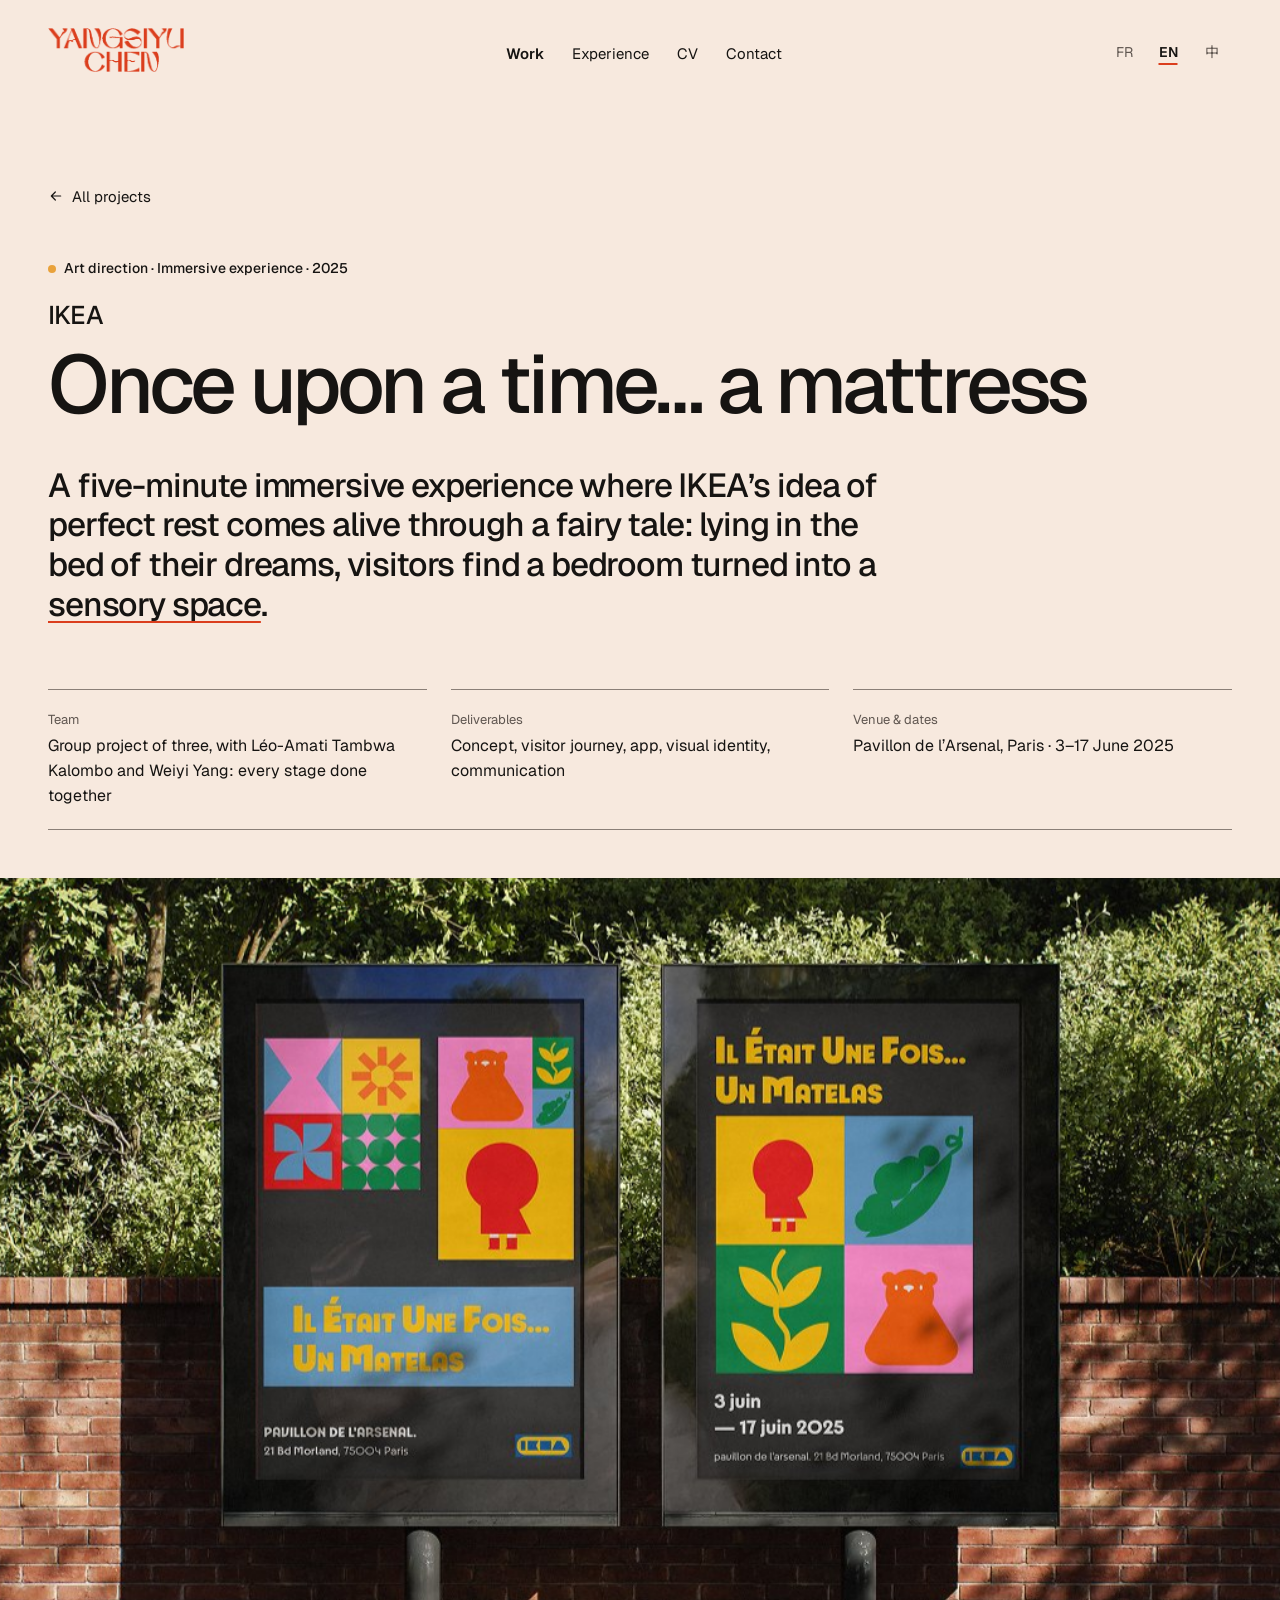
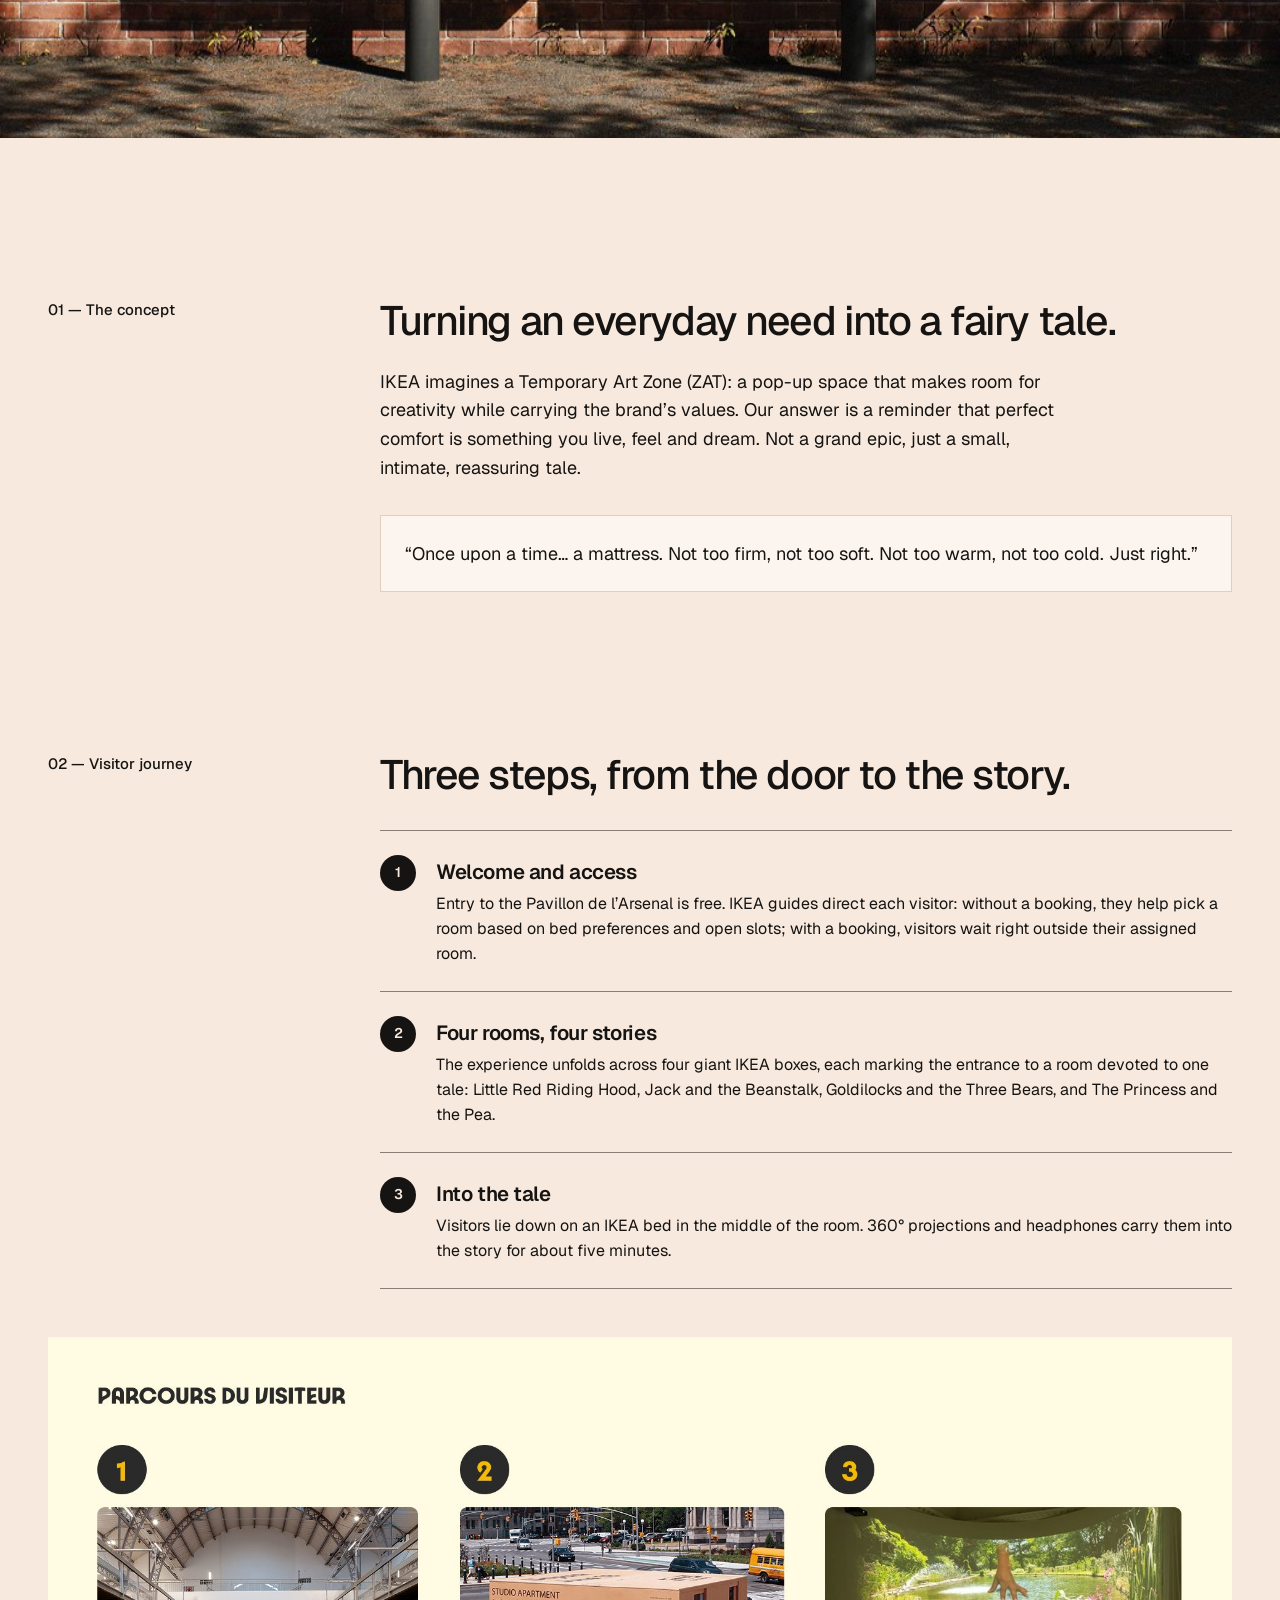
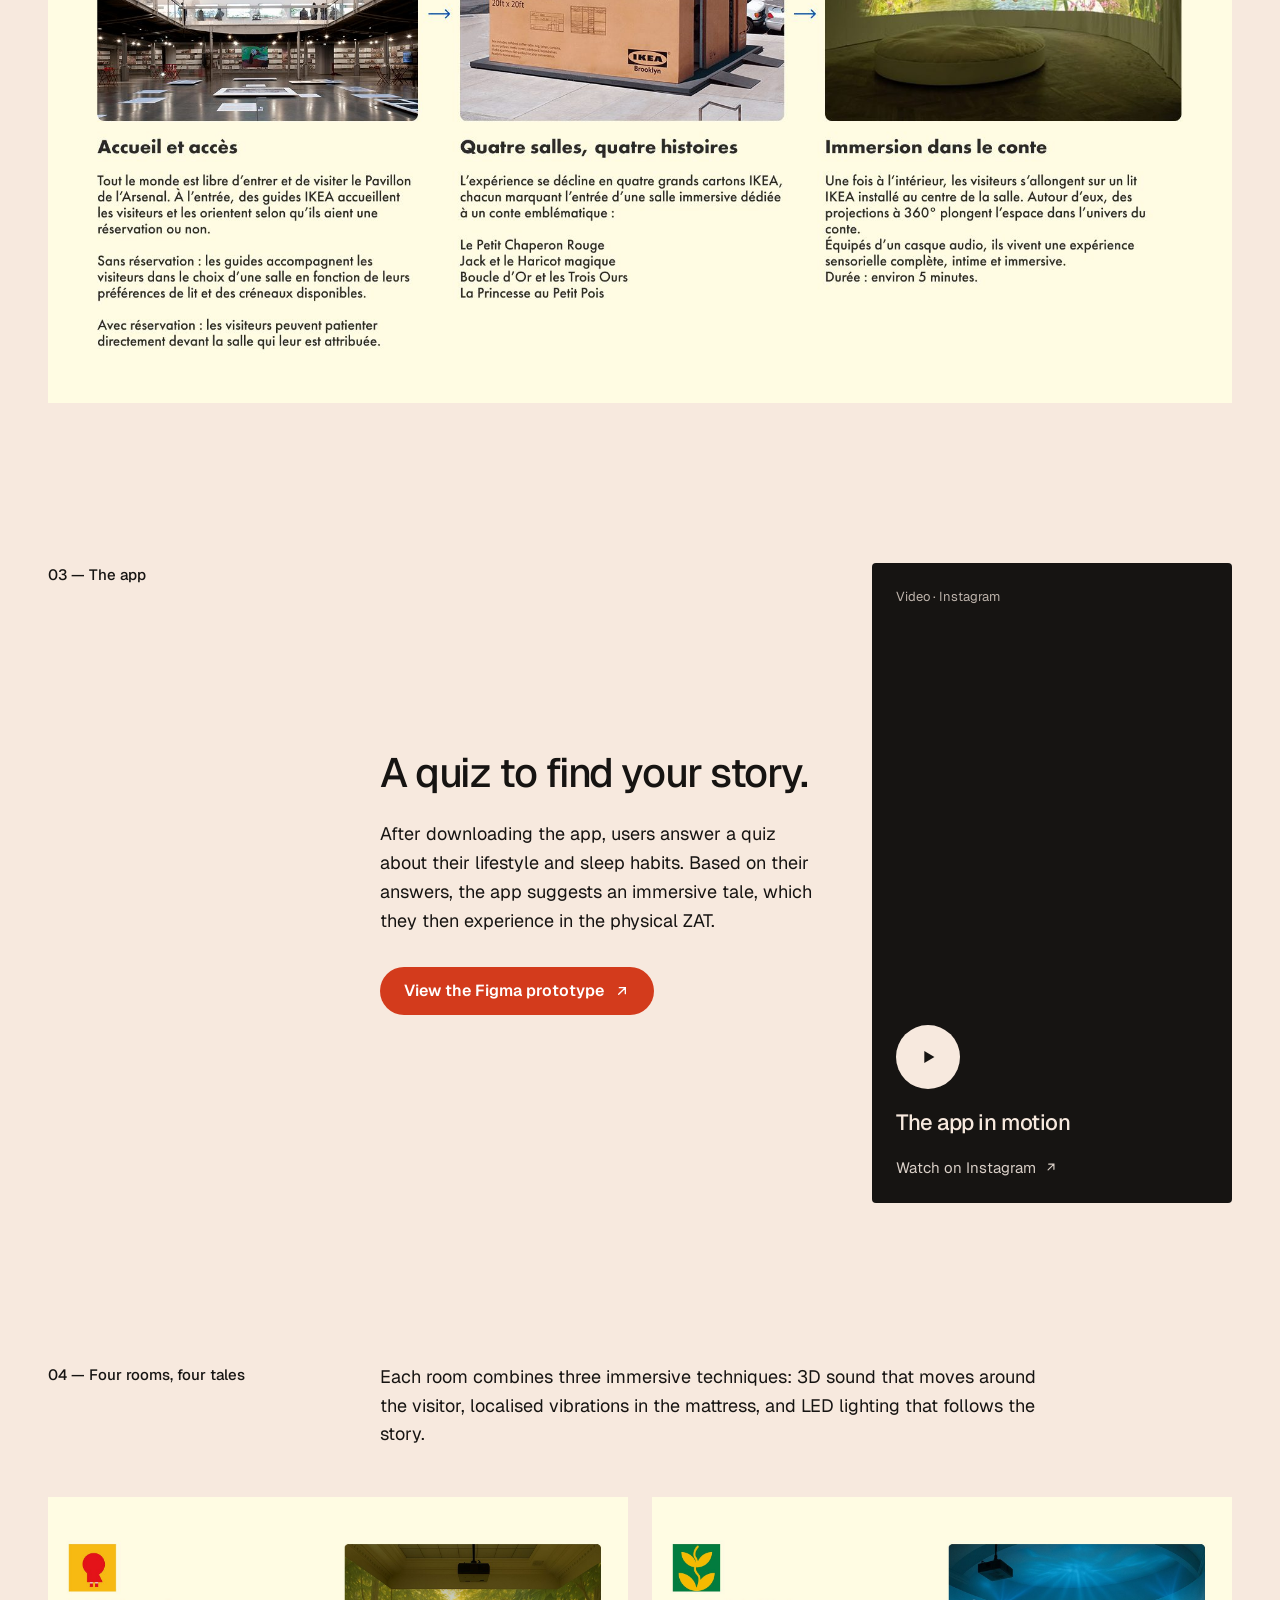
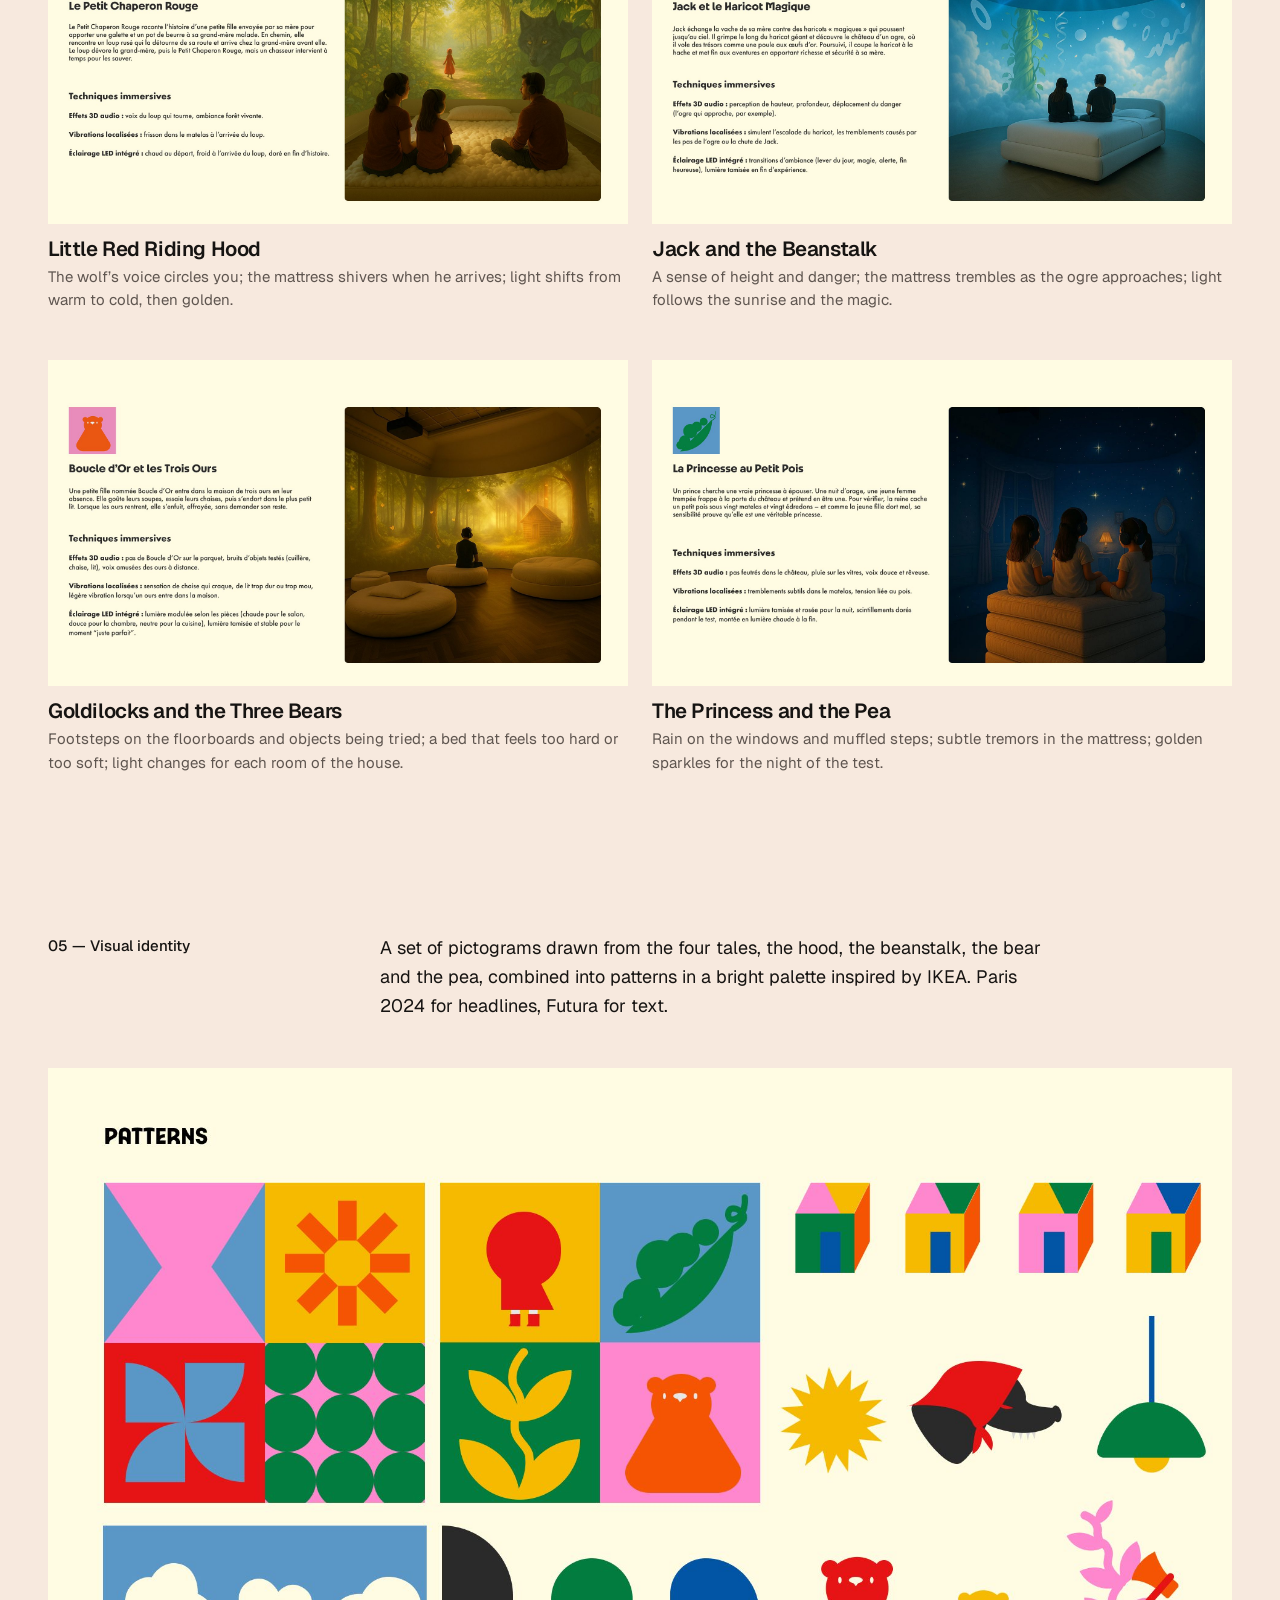
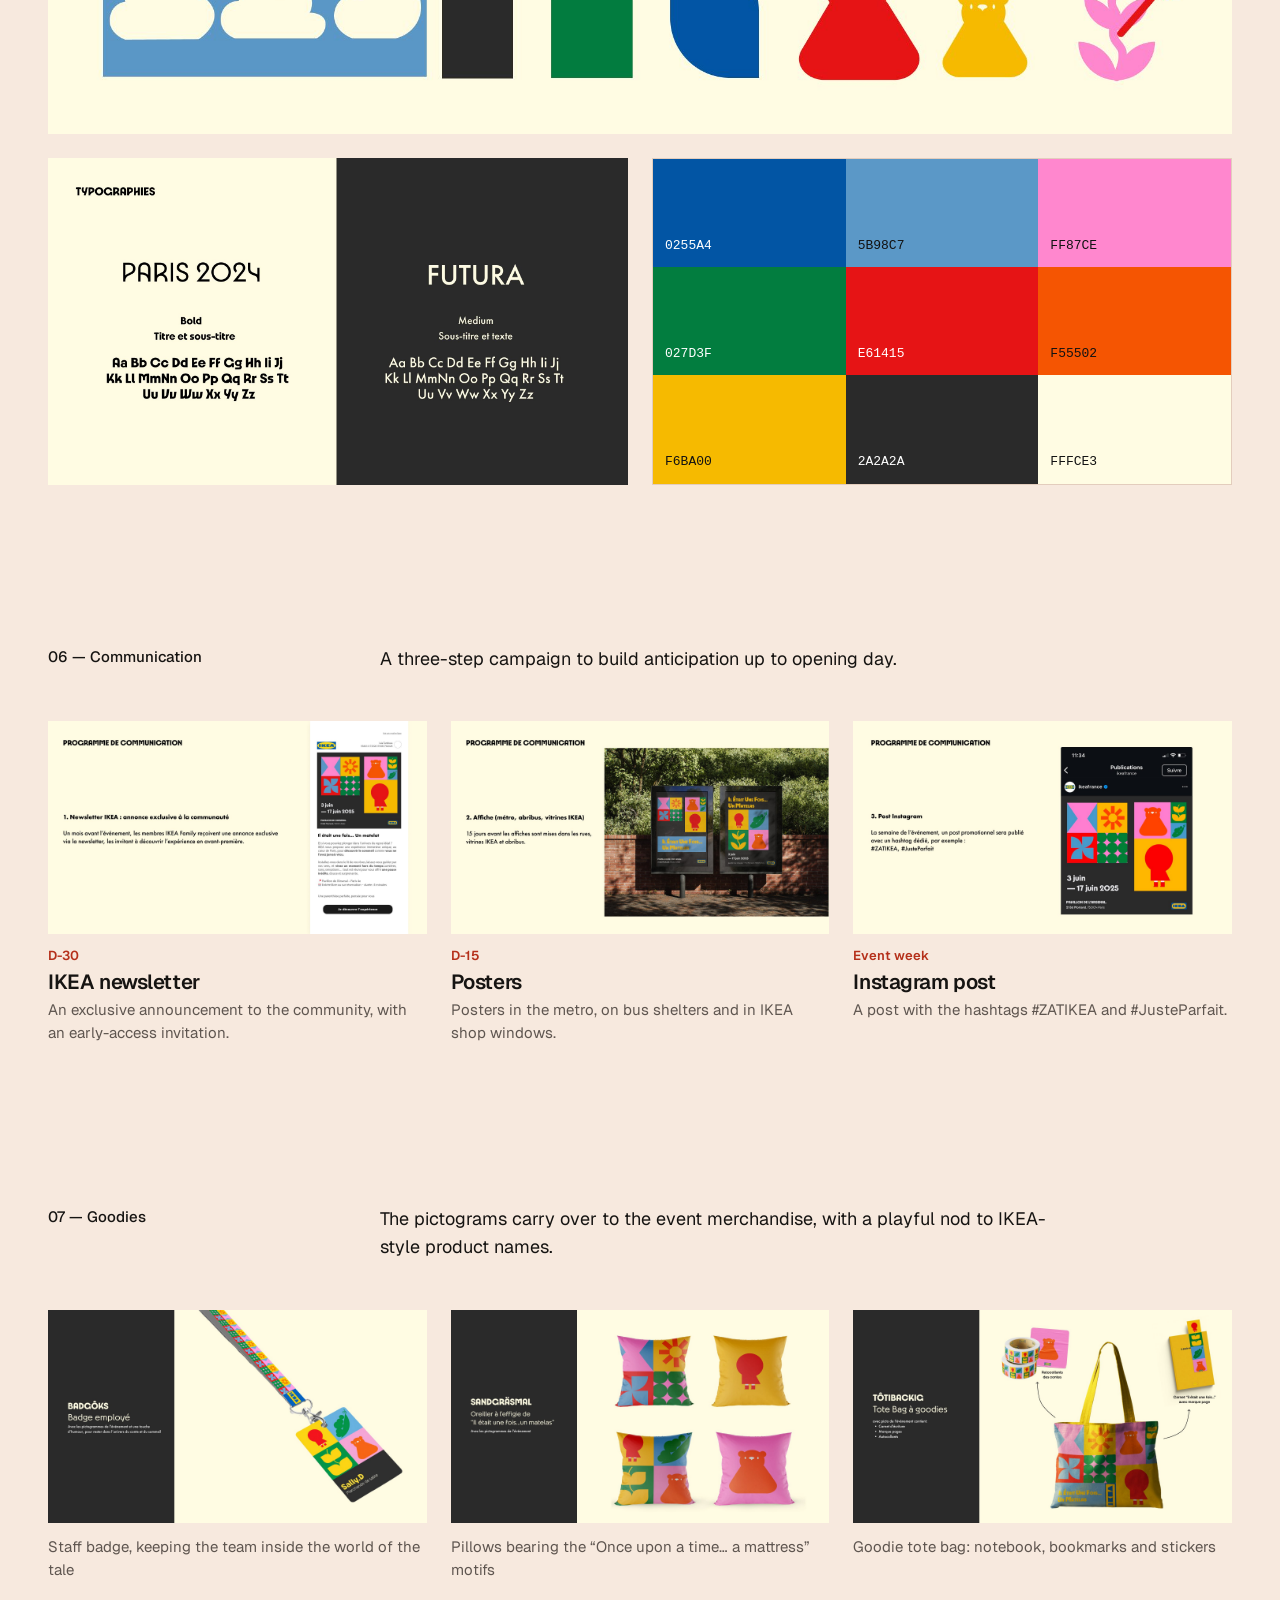
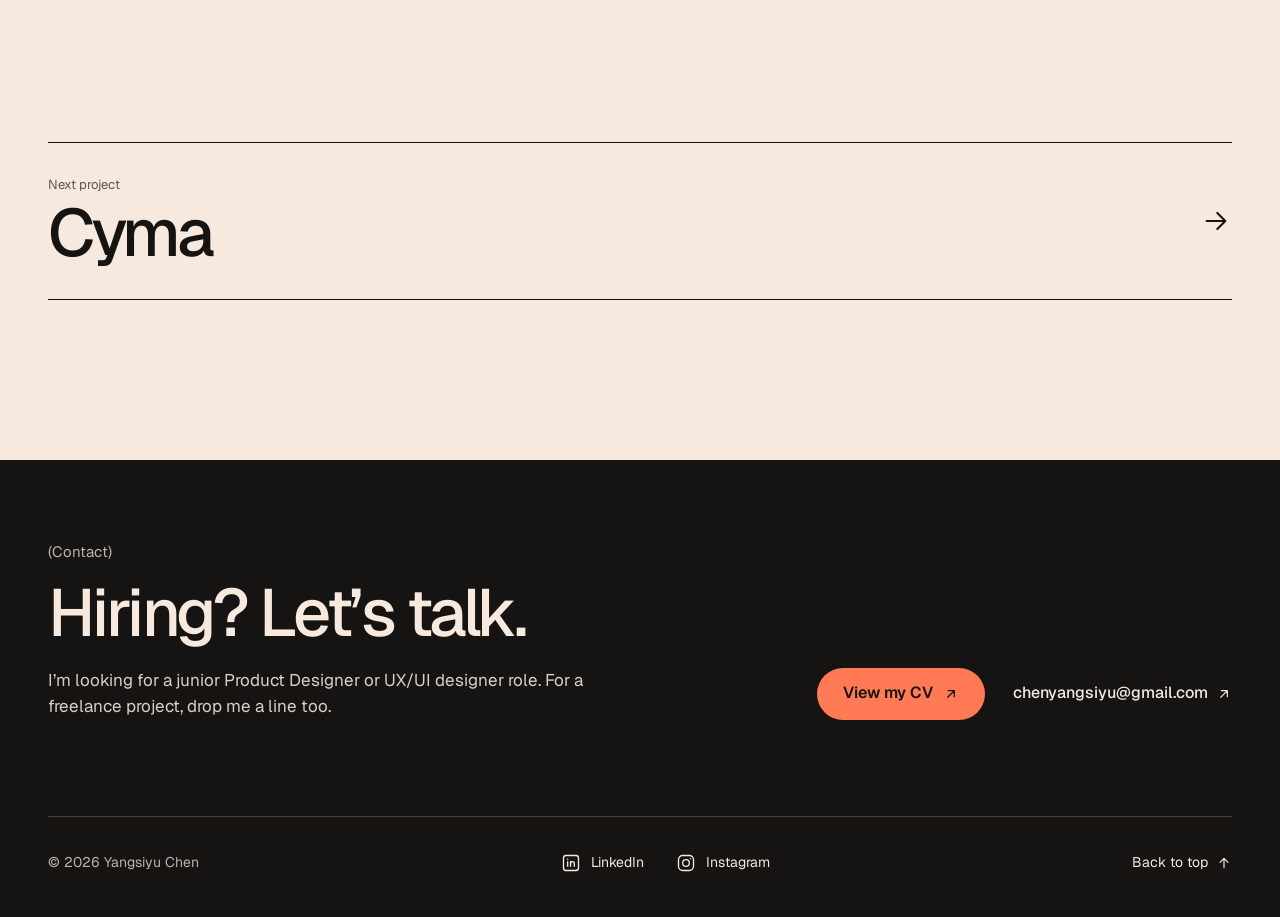
<file: en/ikea.html>
<!doctype html>
<html lang="en">
<head>
<meta charset="utf-8">
<meta name="viewport" content="width=device-width, initial-scale=1">
<title>IKEA · Once upon a time… a mattress · Yangsiyu Chen</title>
<meta name="description" content="Portfolio of Yangsiyu Chen, Product &amp; UX/UI designer in Paris: user research, prototyping, UI and accessibility.">
<meta property="og:title" content="IKEA · Once upon a time… a mattress · Yangsiyu Chen">
<meta property="og:description" content="Portfolio of Yangsiyu Chen, Product &amp; UX/UI designer in Paris: user research, prototyping, UI and accessibility.">
<meta property="og:type" content="website">
<meta name="theme-color" content="#f7e9de">
<link rel="icon" type="image/png" href="../assets/img/logo.png">
<link rel="alternate" hreflang="fr" href="../ikea.html">
<link rel="alternate" hreflang="en" href="../en/ikea.html">
<link rel="alternate" hreflang="zh-CN" href="../zh/ikea.html">
<link rel="preconnect" href="https://fonts.googleapis.com">
<link rel="preconnect" href="https://fonts.gstatic.com" crossorigin>
<link rel="stylesheet" href="https://fonts.googleapis.com/css2?family=Geist:wght@300;400;500;600&amp;family=Noto+Sans+SC:wght@400;500;600&amp;display=swap">
<link rel="stylesheet" href="../assets/css/base.css">
<link rel="stylesheet" href="../assets/css/ikea.css">
<script src="../assets/js/main.js" defer></script>
</head>
<body data-lang="en">
<div id="top" class="site" lang="en" style="background: #f7e9de; color: #161412; font-family: 'Geist', 'Noto Sans SC', system-ui, sans-serif; font-size: 16px; line-height: 1.55; min-height: 100%; overflow-x: hidden">
<div class="wrap" style="padding-top: 28px">

<header class="hdr">
<div class="hdr-logo"><a href="index.html" class="logo-link"><img src="../assets/img/logo.png" alt="Yangsiyu Chen" style="width: auto; display: block"></a></div>
<nav aria-label="Main navigation" class="hdr-nav">
<a href="index.html#projets" class="nav-link" aria-current="page" style="font-weight: 600">Work</a>
<a href="index.html#parcours" class="nav-link">Experience</a>
<a href="../assets/cv/CV_Yangsiyu_CHEN_EN.pdf" class="nav-link" target="_blank" rel="noopener">CV</a>
<a href="#contact" class="nav-link">Contact</a>
</nav>
<div role="group" aria-label="Language" class="hdr-lang">

<button type="button" class="lang-btn" data-lang="fr" data-href="../ikea.html" aria-pressed="false" style="min-width: 40px; min-height: 36px; padding: 0 6px; border: 0; border-radius: 0; background: transparent; color: #5f5650; font: inherit; font-size: 14px; font-weight: 400; text-decoration: none; text-decoration-color: #db3e1d; text-decoration-thickness: 2px; text-underline-offset: 6px; cursor: pointer">FR</button>

<button type="button" class="lang-btn" data-lang="en" data-href="../en/ikea.html" aria-pressed="true" style="min-width: 40px; min-height: 36px; padding: 0 6px; border: 0; border-radius: 0; background: transparent; color: #161412; font: inherit; font-size: 14px; font-weight: 600; text-decoration: underline; text-decoration-color: #db3e1d; text-decoration-thickness: 2px; text-underline-offset: 6px; cursor: pointer">EN</button>

<button type="button" class="lang-btn" data-lang="zh" data-href="../zh/ikea.html" aria-pressed="false" style="min-width: 40px; min-height: 36px; padding: 0 6px; border: 0; border-radius: 0; background: transparent; color: #5f5650; font: inherit; font-size: 14px; font-weight: 400; text-decoration: none; text-decoration-color: #db3e1d; text-decoration-thickness: 2px; text-underline-offset: 6px; cursor: pointer">中</button>

</div>
</header>

<section style="margin-top: 96px">
<a href="index.html" class="nav-link" style="display: inline-flex; align-items: center; gap: 8px; font-size: 15px; min-height: 44px">
<svg width="16" height="16" viewBox="0 0 24 24" fill="none" stroke="currentColor" stroke-width="1.8" stroke-linecap="round" stroke-linejoin="round" aria-hidden="true"><path d="M19 12H5M11 6l-6 6 6 6"></path></svg>All projects</a>
<p style="margin: 40px 0 16px; display: flex; align-items: center; gap: 8px; font-size: 14px; font-weight: 500"><span aria-hidden="true" style="flex-shrink: 0; width: 8px; height: 8px; border-radius: 999px; background: #e9a23b"></span>Art direction · Immersive experience · 2025</p>
<p style="margin: 0 0 8px; font-size: clamp(1.25rem, 2vw, 1.75rem); font-weight: 500; letter-spacing: -0.03em">IKEA</p>
<h1 class="t-display" style="max-width: 1100px">Once upon a time… a mattress</h1>
<p class="t-lead" style="margin-top: 40px; max-width: 860px">A five-minute immersive experience where IKEA’s idea of perfect rest comes alive through a fairy tale: lying in the bed of their dreams, visitors find a bedroom turned into a <span style="text-decoration: underline; text-decoration-color: #db3e1d; text-decoration-thickness: 0.07em; text-underline-offset: 0.14em">sensory space</span>.</p>

<dl class="meta">
<div><dt style="font-size: 13px; color: #5f5650">Team</dt><dd style="margin: 4px 0 0">Group project of three, with Léo-Amati Tambwa Kalombo and Weiyi Yang: every stage done together</dd></div>
<div><dt style="font-size: 13px; color: #5f5650">Deliverables</dt><dd style="margin: 4px 0 0">Concept, visitor journey, app, visual identity, communication</dd></div>
<div><dt style="font-size: 13px; color: #5f5650">Venue &amp; dates</dt><dd style="margin: 4px 0 0">Pavillon de l’Arsenal, Paris · 3–17 June 2025</dd></div>
</dl>
</section>
</div>

<div data-par="1" style="margin-top: 48px; width: 100%; aspect-ratio: 4 / 3; max-height: 860px; overflow: hidden; background: #2a2a2a">
<img src="../assets/img/ikea/ikea-cover.jpg" alt="Two “Once upon a time… a mattress” posters on an outdoor board, with colourful fairy-tale pictograms, 3–17 June 2025 at the Pavillon de l’Arsenal" style="width: 100%; height: 100%; display: block; object-fit: cover; transform: translateY(0.0px) scale(1.12); will-change: transform" data-k="50">
</div>

<div class="wrap">

<section aria-labelledby="s1" class="split mt-l">
<h2 id="s1" class="t-label">01 — The concept</h2>
<div style="min-width: 0">
<p class="t-statement">Turning an everyday need into a fairy tale.</p>
<p class="t-body" style="margin-top: 24px">IKEA imagines a Temporary Art Zone (ZAT): a pop-up space that makes room for creativity while carrying the brand’s values. Our answer is a reminder that perfect comfort is something you live, feel and dream. Not a grand epic, just a small, intimate, reassuring tale.</p>
<p style="margin: 32px 0 0; padding: 24px; background: #fcf5ef; border: 1px solid #e3cdbd; font-size: 18px; line-height: 1.5">“Once upon a time… a mattress. Not too firm, not too soft. Not too warm, not too cold. Just right.”</p>
</div>
</section>

<section aria-labelledby="s2" class="mt-l">
<div class="split">
<h2 id="s2" class="t-label">02 — Visitor journey</h2>
<div style="min-width: 0">
<p class="t-statement">Three steps, from the door to the story.</p>
<ol style="margin: 32px 0 0; padding: 0; list-style: none; border-top: 1px solid #8a7f77">

<li class="step" style="display: flex; gap: 20px; padding: 24px 0; border-bottom: 1px solid #8a7f77">
<span class="step-n" style="flex-shrink: 0; width: 36px; height: 36px; border-radius: 999px; background: #161412; color: #f7e9de; font-size: 14px; font-weight: 600; display: flex; align-items: center; justify-content: center">1</span>
<div style="min-width: 0">
<h3 class="t-h3" style="margin-top: 4px">Welcome and access</h3>
<p style="margin: 8px 0 0; font-size: 16px; line-height: 1.55">Entry to the Pavillon de l’Arsenal is free. IKEA guides direct each visitor: without a booking, they help pick a room based on bed preferences and open slots; with a booking, visitors wait right outside their assigned room.</p>
</div>
</li>

<li class="step" style="display: flex; gap: 20px; padding: 24px 0; border-bottom: 1px solid #8a7f77">
<span class="step-n" style="flex-shrink: 0; width: 36px; height: 36px; border-radius: 999px; background: #161412; color: #f7e9de; font-size: 14px; font-weight: 600; display: flex; align-items: center; justify-content: center">2</span>
<div style="min-width: 0">
<h3 class="t-h3" style="margin-top: 4px">Four rooms, four stories</h3>
<p style="margin: 8px 0 0; font-size: 16px; line-height: 1.55">The experience unfolds across four giant IKEA boxes, each marking the entrance to a room devoted to one tale: Little Red Riding Hood, Jack and the Beanstalk, Goldilocks and the Three Bears, and The Princess and the Pea.</p>
</div>
</li>

<li class="step" style="display: flex; gap: 20px; padding: 24px 0; border-bottom: 1px solid #8a7f77">
<span class="step-n" style="flex-shrink: 0; width: 36px; height: 36px; border-radius: 999px; background: #161412; color: #f7e9de; font-size: 14px; font-weight: 600; display: flex; align-items: center; justify-content: center">3</span>
<div style="min-width: 0">
<h3 class="t-h3" style="margin-top: 4px">Into the tale</h3>
<p style="margin: 8px 0 0; font-size: 16px; line-height: 1.55">Visitors lie down on an IKEA bed in the middle of the room. 360° projections and headphones carry them into the story for about five minutes.</p>
</div>
</li>

</ol>
</div>
</div>
<div class="zoom mt-m"><img src="../assets/img/ikea/ikea-21.jpg" alt="Three-step visitor journey: welcome, four rooms, immersion" style="width: 100%; display: block; aspect-ratio: 16 / 9; object-fit: cover"></div>
</section>

<section aria-labelledby="s3" class="mt-l">
<div class="split">
<h2 id="s3" class="t-label">03 — The app</h2>
<div class="app">
<div style="min-width: 0">
<p class="t-statement">A quiz to find your story.</p>
<p class="t-body" style="margin-top: 24px">After downloading the app, users answer a quiz about their lifestyle and sleep habits. Based on their answers, the app suggests an immersive tale, which they then experience in the physical ZAT.</p>
<a href="https://www.figma.com/proto/v77ypggwTpUERw6jWa8nwb/Untitled?page-id=253%3A2&amp;node-id=254-3&amp;viewport=362%2C388%2C0.29&amp;scaling=scale-down&amp;content-scaling=fixed&amp;starting-point-node-id=254%3A3&amp;show-proto-sidebar=1" target="_blank" rel="noopener" class="btn-primary" style="margin-top: 32px; display: inline-flex; align-items: center; gap: 10px; min-height: 48px; padding: 0 24px; border-radius: 999px; background: #d33b1c; color: #ffffff; font-weight: 600; text-decoration: none">View the Figma prototype
<svg width="16" height="16" viewBox="0 0 24 24" fill="none" stroke="currentColor" stroke-width="2" stroke-linecap="round" aria-hidden="true"><path d="M7 17L17 7M8 7h9v9"></path></svg></a>
</div>
<a href="https://www.instagram.com/reel/DK-mXfyITZ-/" target="_blank" rel="noopener" class="video-card" style="width: 100%; max-width: 360px; aspect-ratio: 9 / 16; border-radius: 4px; background: #161412; color: #f7e9de; text-decoration: none; display: flex; flex-direction: column; justify-content: space-between; padding: 24px">
<span style="font-size: 13px; color: #bdb3ab">Video · Instagram</span>
<span style="display: flex; flex-direction: column; align-items: flex-start; gap: 20px">
<span class="play" aria-hidden="true" style="width: 64px; height: 64px; border-radius: 999px; background: #f7e9de; color: #161412; display: flex; align-items: center; justify-content: center">
<svg width="22" height="22" viewBox="0 0 24 24" fill="currentColor" aria-hidden="true"><path d="M8 5.5v13l11-6.5z"></path></svg></span>
<span style="font-size: 22px; font-weight: 500; line-height: 1.2; letter-spacing: -0.02em">The app in motion</span>
<span style="display: inline-flex; align-items: center; gap: 8px; font-size: 15px; color: #d9cfc7">Watch on Instagram
<svg width="14" height="14" viewBox="0 0 24 24" fill="none" stroke="currentColor" stroke-width="2" stroke-linecap="round" aria-hidden="true"><path d="M7 17L17 7M8 7h9v9"></path></svg></span>
</span>
</a>
</div>
</div>
</section>

<section aria-labelledby="s4" class="mt-l">
<div class="split">
<h2 id="s4" class="t-label">04 — Four rooms, four tales</h2>
<p class="t-body">Each room combines three immersive techniques: 3D sound that moves around the visitor, localised vibrations in the mattress, and LED lighting that follows the story.</p>
</div>
<div class="g2 mt-m">

<figure style="margin: 0; min-width: 0">
<div class="zoom"><img src="../assets/img/ikea/ikea-22.jpg" alt="Little Red Riding Hood room: a family on a large bed facing a projected forest where the wolf appears" style="width: 100%; display: block; aspect-ratio: 16 / 9; object-fit: cover"></div>
<figcaption style="margin-top: 12px"><span class="t-h3" style="display: block">Little Red Riding Hood</span><span style="display: block; margin-top: 4px; font-size: 15px; color: #5f5650">The wolf’s voice circles you; the mattress shivers when he arrives; light shifts from warm to cold, then golden.</span></figcaption>
</figure>

<figure style="margin: 0; min-width: 0">
<div class="zoom"><img src="../assets/img/ikea/ikea-23.jpg" alt="Jack and the Beanstalk room: a couple lying under a projected sky full of clouds" style="width: 100%; display: block; aspect-ratio: 16 / 9; object-fit: cover"></div>
<figcaption style="margin-top: 12px"><span class="t-h3" style="display: block">Jack and the Beanstalk</span><span style="display: block; margin-top: 4px; font-size: 15px; color: #5f5650">A sense of height and danger; the mattress trembles as the ogre approaches; light follows the sunrise and the magic.</span></figcaption>
</figure>

<figure style="margin: 0; min-width: 0">
<div class="zoom"><img src="../assets/img/ikea/ikea-24.jpg" alt="Goldilocks room: a person sitting in front of a projected forest and a small house" style="width: 100%; display: block; aspect-ratio: 16 / 9; object-fit: cover"></div>
<figcaption style="margin-top: 12px"><span class="t-h3" style="display: block">Goldilocks and the Three Bears</span><span style="display: block; margin-top: 4px; font-size: 15px; color: #5f5650">Footsteps on the floorboards and objects being tried; a bed that feels too hard or too soft; light changes for each room of the house.</span></figcaption>
</figure>

<figure style="margin: 0; min-width: 0">
<div class="zoom"><img src="../assets/img/ikea/ikea-25.jpg" alt="Princess and the Pea room: children sitting on a stack of mattresses under a starry sky" style="width: 100%; display: block; aspect-ratio: 16 / 9; object-fit: cover"></div>
<figcaption style="margin-top: 12px"><span class="t-h3" style="display: block">The Princess and the Pea</span><span style="display: block; margin-top: 4px; font-size: 15px; color: #5f5650">Rain on the windows and muffled steps; subtle tremors in the mattress; golden sparkles for the night of the test.</span></figcaption>
</figure>

</div>
</section>

<section aria-labelledby="s5" class="mt-l">
<div class="split">
<h2 id="s5" class="t-label">05 — Visual identity</h2>
<p class="t-body">A set of pictograms drawn from the four tales, the hood, the beanstalk, the bear and the pea, combined into patterns in a bright palette inspired by IKEA. Paris 2024 for headlines, Futura for text.</p>
</div>
<div class="zoom mt-m"><img src="../assets/img/ikea/ikea-18.jpg" alt="Project patterns and pictograms: hood, beanstalk, bear, pea, flowers and houses" style="width: 100%; display: block; aspect-ratio: 16 / 9; object-fit: cover"></div>
<div class="g2" style="margin-top: 24px; gap: 24px">
<div class="zoom" style="min-width: 0"><img src="../assets/img/ikea/ikea-14.jpg" alt="Paris 2024 and Futura typefaces" style="width: 100%; display: block; aspect-ratio: 16 / 9; object-fit: cover"></div>
<ul aria-label="Project palette" class="palette">
<li style="background: #0255a4; color: #ffffff">0255A4</li>
<li style="background: #5b98c7; color: #121212">5B98C7</li>
<li style="background: #ff87ce; color: #121212">FF87CE</li>
<li style="background: #027d3f; color: #ffffff">027D3F</li>
<li style="background: #e61415; color: #ffffff">E61415</li>
<li style="background: #f55502; color: #121212">F55502</li>
<li style="background: #f6ba00; color: #121212">F6BA00</li>
<li style="background: #2a2a2a; color: #ffffff">2A2A2A</li>
<li style="background: #fffce3; color: #121212">FFFCE3</li>
</ul>
</div>
</section>

<section aria-labelledby="s6" class="mt-l">
<div class="split">
<h2 id="s6" class="t-label">06 — Communication</h2>
<p class="t-body">A three-step campaign to build anticipation up to opening day.</p>
</div>
<div class="g3 mt-m">

<figure style="margin: 0; min-width: 0">
<div class="zoom"><img src="../assets/img/ikea/ikea-10.jpg" alt="IKEA newsletter on a phone announcing the experience" style="width: 100%; display: block; aspect-ratio: 16 / 9; object-fit: cover"></div>
<figcaption style="margin-top: 12px"><span style="display: block; font-size: 13px; font-weight: 600; color: #b5301a">D-30</span><span class="t-h3" style="display: block; margin-top: 2px">IKEA newsletter</span><span style="display: block; margin-top: 4px; font-size: 15px; color: #5f5650">An exclusive announcement to the community, with an early-access invitation.</span></figcaption>
</figure>

<figure style="margin: 0; min-width: 0">
<div class="zoom"><img src="../assets/img/ikea/ikea-11.jpg" alt="Two event posters on a bus shelter" style="width: 100%; display: block; aspect-ratio: 16 / 9; object-fit: cover"></div>
<figcaption style="margin-top: 12px"><span style="display: block; font-size: 13px; font-weight: 600; color: #b5301a">D-15</span><span class="t-h3" style="display: block; margin-top: 2px">Posters</span><span style="display: block; margin-top: 4px; font-size: 15px; color: #5f5650">Posters in the metro, on bus shelters and in IKEA shop windows.</span></figcaption>
</figure>

<figure style="margin: 0; min-width: 0">
<div class="zoom"><img src="../assets/img/ikea/ikea-12.jpg" alt="IKEA France Instagram post for the event" style="width: 100%; display: block; aspect-ratio: 16 / 9; object-fit: cover"></div>
<figcaption style="margin-top: 12px"><span style="display: block; font-size: 13px; font-weight: 600; color: #b5301a">Event week</span><span class="t-h3" style="display: block; margin-top: 2px">Instagram post</span><span style="display: block; margin-top: 4px; font-size: 15px; color: #5f5650">A post with the hashtags #ZATIKEA and #JusteParfait.</span></figcaption>
</figure>

</div>
</section>

<section aria-labelledby="s7" class="mt-l">
<div class="split">
<h2 id="s7" class="t-label">07 — Goodies</h2>
<p class="t-body">The pictograms carry over to the event merchandise, with a playful nod to IKEA-style product names.</p>
</div>
<div class="g3 mt-m">

<figure style="margin: 0; min-width: 0">
<div class="zoom"><img src="../assets/img/ikea/ikea-29.jpg" alt="Staff badge and lanyard with the event pictograms" style="width: 100%; display: block; aspect-ratio: 16 / 9; object-fit: cover"></div>
<figcaption style="margin-top: 12px; font-size: 15px; color: #5f5650">Staff badge, keeping the team inside the world of the tale</figcaption>
</figure>

<figure style="margin: 0; min-width: 0">
<div class="zoom"><img src="../assets/img/ikea/ikea-30.jpg" alt="Four pillows printed with the project patterns" style="width: 100%; display: block; aspect-ratio: 16 / 9; object-fit: cover"></div>
<figcaption style="margin-top: 12px; font-size: 15px; color: #5f5650">Pillows bearing the “Once upon a time… a mattress” motifs</figcaption>
</figure>

<figure style="margin: 0; min-width: 0">
<div class="zoom"><img src="../assets/img/ikea/ikea-31.jpg" alt="Printed tote bag with a notebook, bookmarks and stickers" style="width: 100%; display: block; aspect-ratio: 16 / 9; object-fit: cover"></div>
<figcaption style="margin-top: 12px; font-size: 15px; color: #5f5650">Goodie tote bag: notebook, bookmarks and stickers</figcaption>
</figure>

</div>
</section>

<a href="cyma.html" class="next-link mt-l" style="display: flex; justify-content: space-between; align-items: center; gap: 24px; padding: 32px 0; border-top: 1px solid #161412; border-bottom: 1px solid #161412; color: #161412; text-decoration: none">
<span style="min-width: 0">
<span class="next-sub" style="display: block; font-size: 13px; color: #5f5650">Next project</span>
<span class="t-h1" style="display: block; margin-top: 4px">Cyma</span>
</span>
<svg width="32" height="32" viewBox="0 0 24 24" fill="none" stroke="currentColor" stroke-width="1.6" stroke-linecap="round" stroke-linejoin="round" aria-hidden="true" style="flex-shrink: 0"><path d="M5 12h14M13 6l6 6-6 6"></path></svg>
</a>
</div>

<footer id="contact" class="mt-l" style="background: #161412; color: #f7e9de">
<div class="foot-in">
<div style="display: flex; flex-wrap: wrap; justify-content: space-between; align-items: flex-end; gap: 32px">
<div style="flex: 1 1 480px; min-width: 0">
<p style="margin: 0; font-size: 15px; color: #bdb3ab">(Contact)</p>
<h2 class="t-h1" style="margin-top: 16px">Hiring? Let’s talk.</h2>
<p style="margin: 20px 0 0; max-width: 560px; font-size: 17px; color: #d9cfc7">I’m looking for a junior Product Designer or UX/UI designer role. For a freelance project, drop me a line too.</p>
</div>
<div style="display: flex; flex-wrap: wrap; align-items: center; gap: 12px 28px; min-width: 0">
<a href="../assets/cv/CV_Yangsiyu_CHEN_EN.pdf" target="_blank" rel="noopener" class="foot-btn" style="display: inline-flex; align-items: center; gap: 10px; min-height: 52px; padding: 0 26px; border-radius: 999px; background: #ff7a55; color: #161412; font-weight: 600; text-decoration: none">View my CV
<svg width="16" height="16" viewBox="0 0 24 24" fill="none" stroke="currentColor" stroke-width="2" stroke-linecap="round" stroke-linejoin="round" aria-hidden="true"><path d="M7 17L17 7M8 7h9v9"></path></svg></a>
<a href="mailto:chenyangsiyu@gmail.com" class="foot-text" style="display: inline-flex; align-items: center; gap: 8px; min-height: 48px; font-weight: 500; overflow-wrap: anywhere">chenyangsiyu@gmail.com
<svg width="16" height="16" viewBox="0 0 24 24" fill="none" stroke="currentColor" stroke-width="1.8" stroke-linecap="round" stroke-linejoin="round" aria-hidden="true"><path d="M7 17L17 7M8 7h9v9"></path></svg></a>
</div>
</div>
<div style="margin-top: 96px; padding-top: 24px; border-top: 1px solid #4a423d; display: flex; flex-wrap: wrap; justify-content: space-between; align-items: center; gap: 16px 32px; font-size: 14px">
<span style="color: #bdb3ab">© 2026 Yangsiyu Chen</span>
<ul aria-label="Social media" style="margin: 0; padding: 0; list-style: none; display: flex; flex-wrap: wrap; gap: 8px 32px">
<li><a href="https://www.linkedin.com/in/yangsiyu-chen-5bbab8222" class="foot-link" style="display: inline-flex; align-items: center; gap: 10px; min-height: 44px">
<svg width="20" height="20" viewBox="0 0 24 24" fill="none" stroke="currentColor" stroke-width="1.6" stroke-linecap="round" stroke-linejoin="round" aria-hidden="true"><rect x="3" y="3" width="18" height="18" rx="3"></rect><path d="M8 10.5V16M8 7.5v.1M11.5 16v-5.5M11.5 13c0-1.7 1-2.6 2.3-2.6s2.2.9 2.2 2.6V16"></path></svg>LinkedIn</a></li>
<li><a href="https://www.instagram.com/cysy.crea/" class="foot-link" style="display: inline-flex; align-items: center; gap: 10px; min-height: 44px">
<svg width="20" height="20" viewBox="0 0 24 24" fill="none" stroke="currentColor" stroke-width="1.6" stroke-linecap="round" stroke-linejoin="round" aria-hidden="true"><rect x="3" y="3" width="18" height="18" rx="5"></rect><circle cx="12" cy="12" r="4"></circle><path d="M17.3 6.7v.1"></path></svg>Instagram</a></li>
</ul>
<a href="#top" class="foot-link" style="display: inline-flex; align-items: center; gap: 8px; min-height: 44px">Back to top
<svg width="16" height="16" viewBox="0 0 24 24" fill="none" stroke="currentColor" stroke-width="1.8" stroke-linecap="round" stroke-linejoin="round" aria-hidden="true"><path d="M12 19V5M6 11l6-6 6 6"></path></svg></a>
</div>
</div>
</footer>
</div>
</body>
</html>
</file>
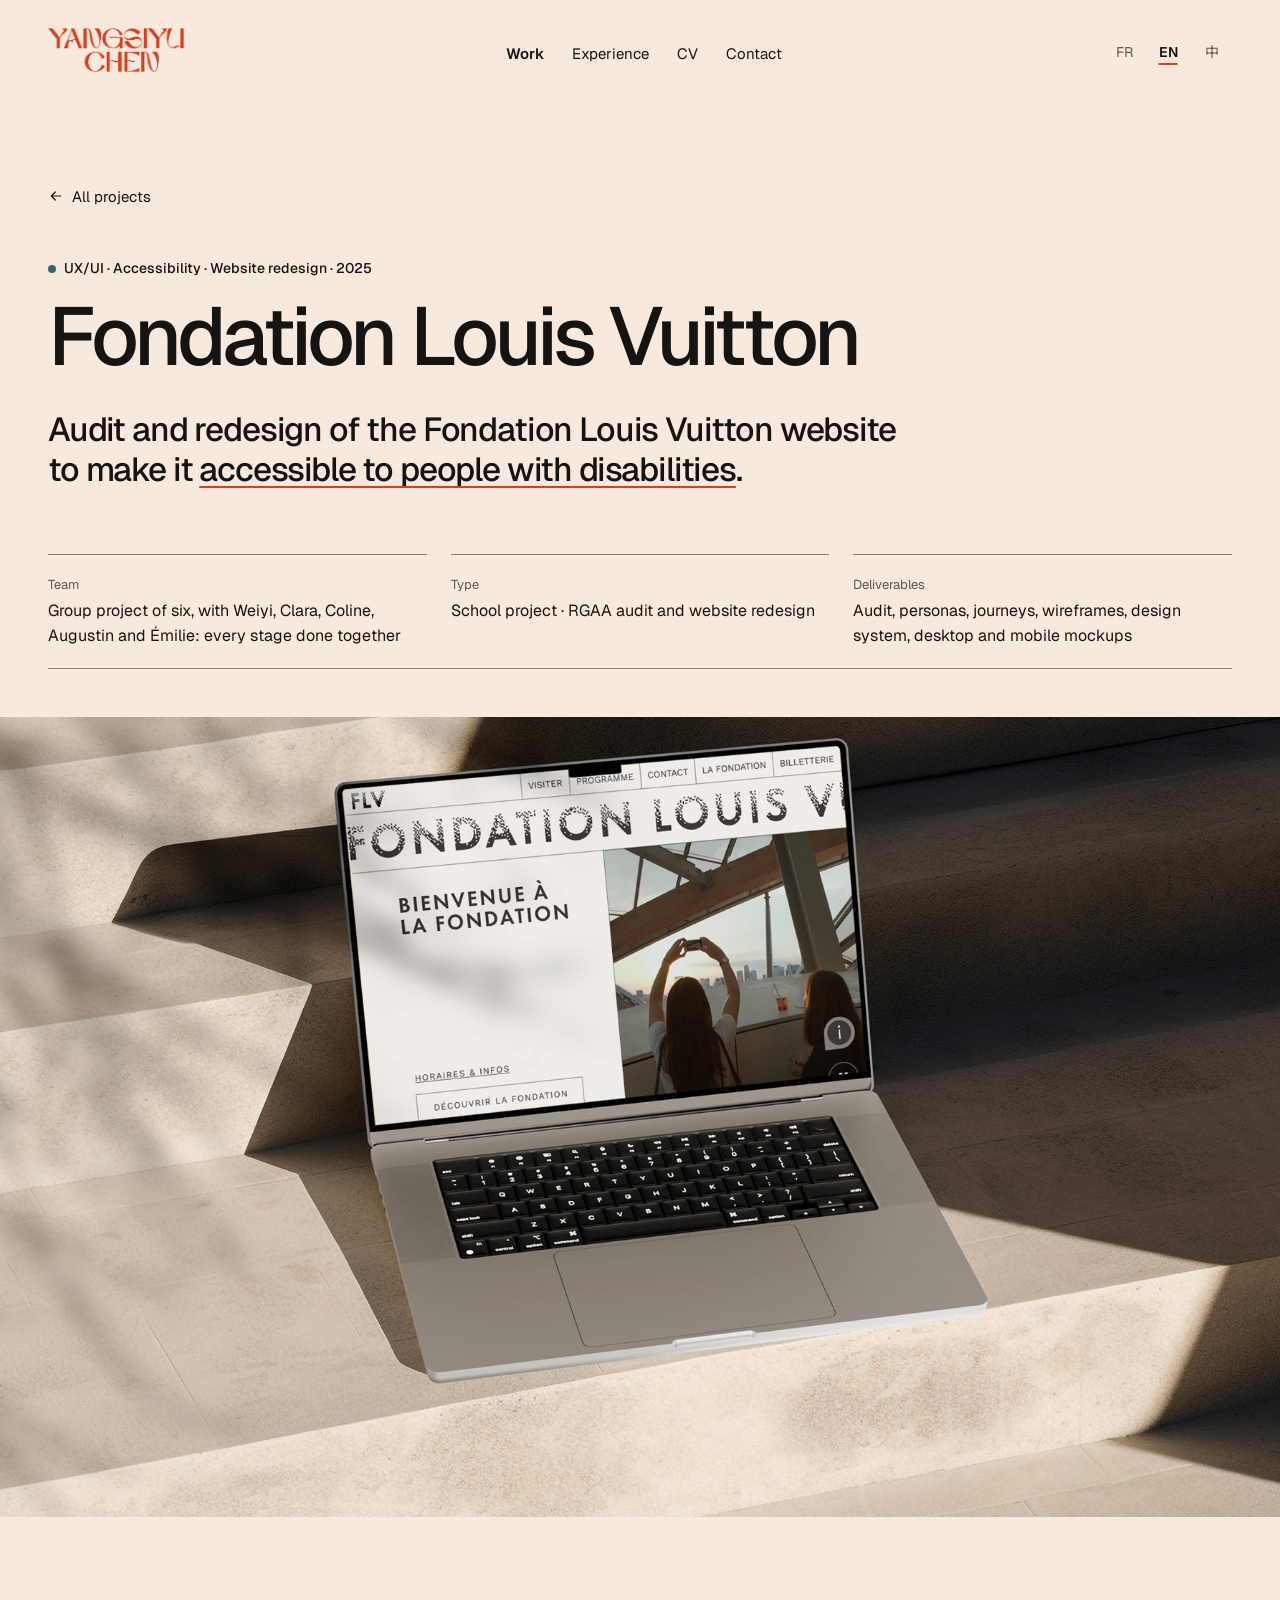
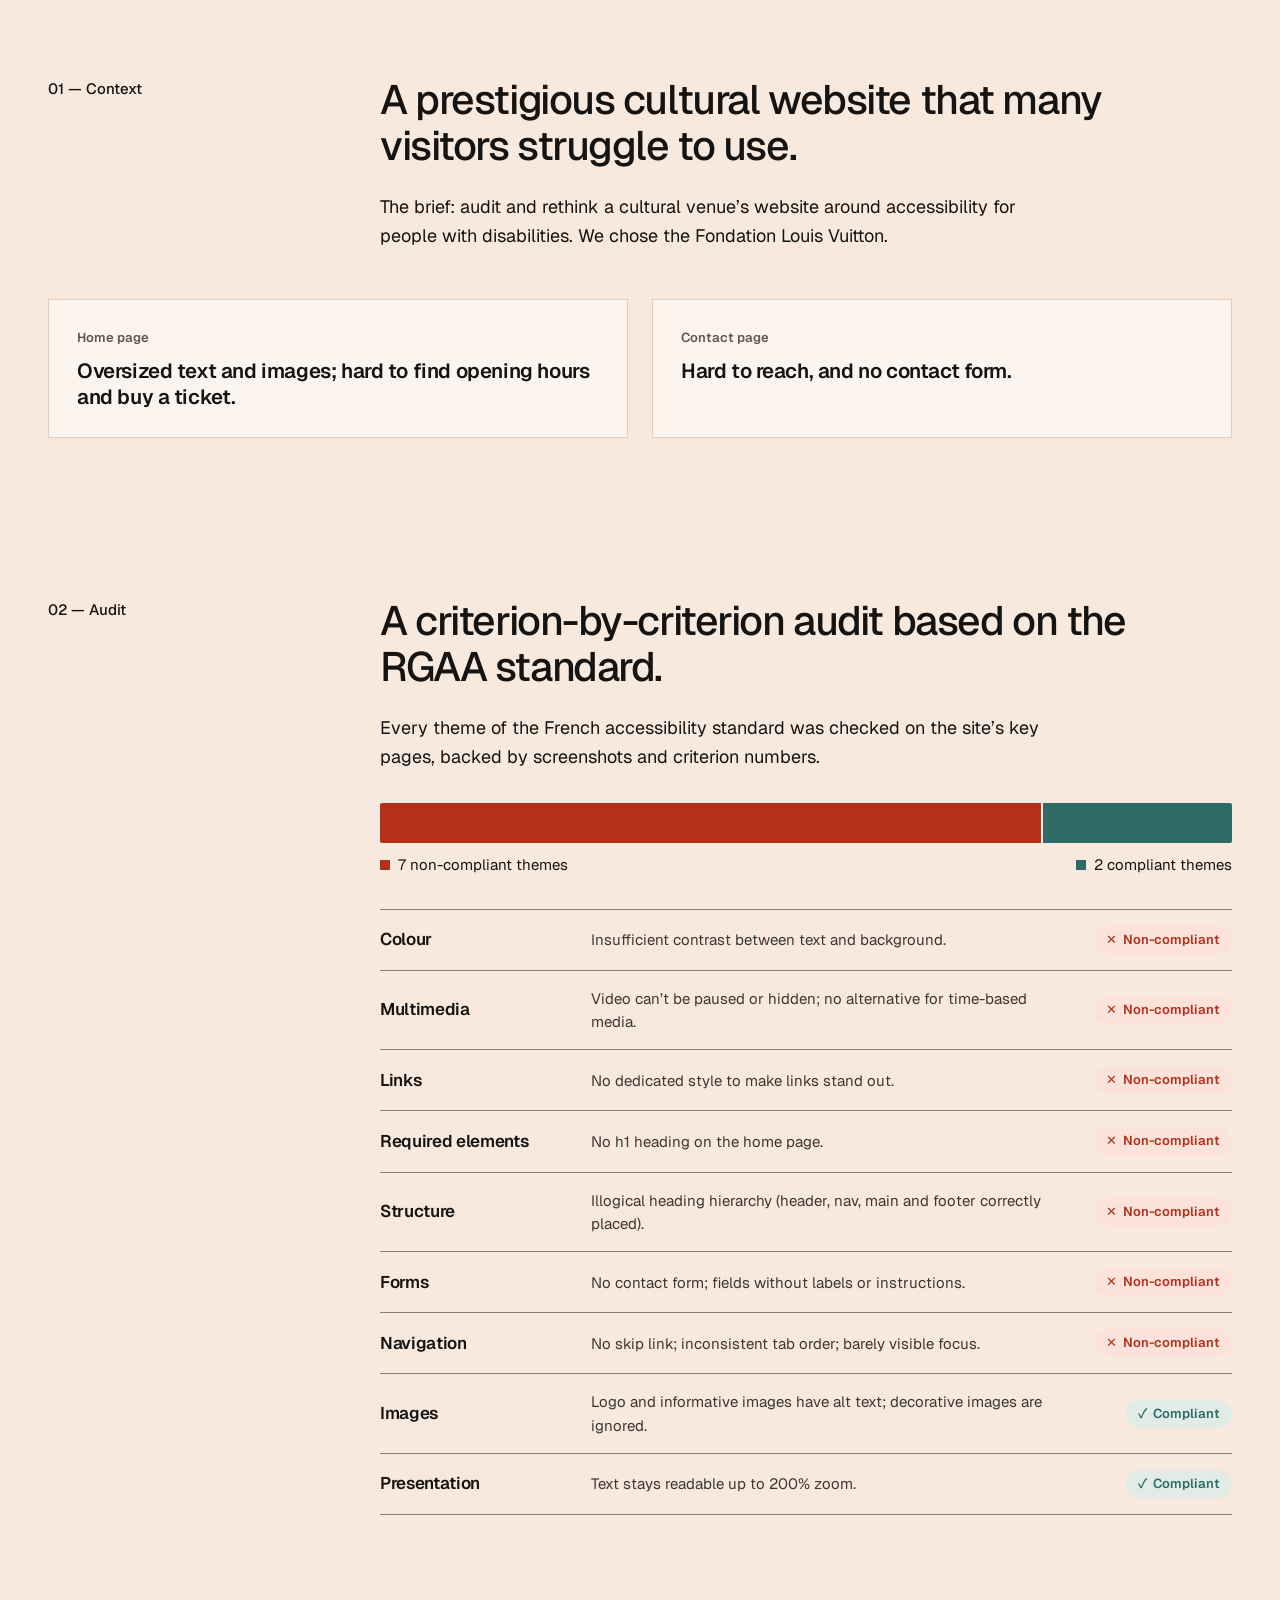
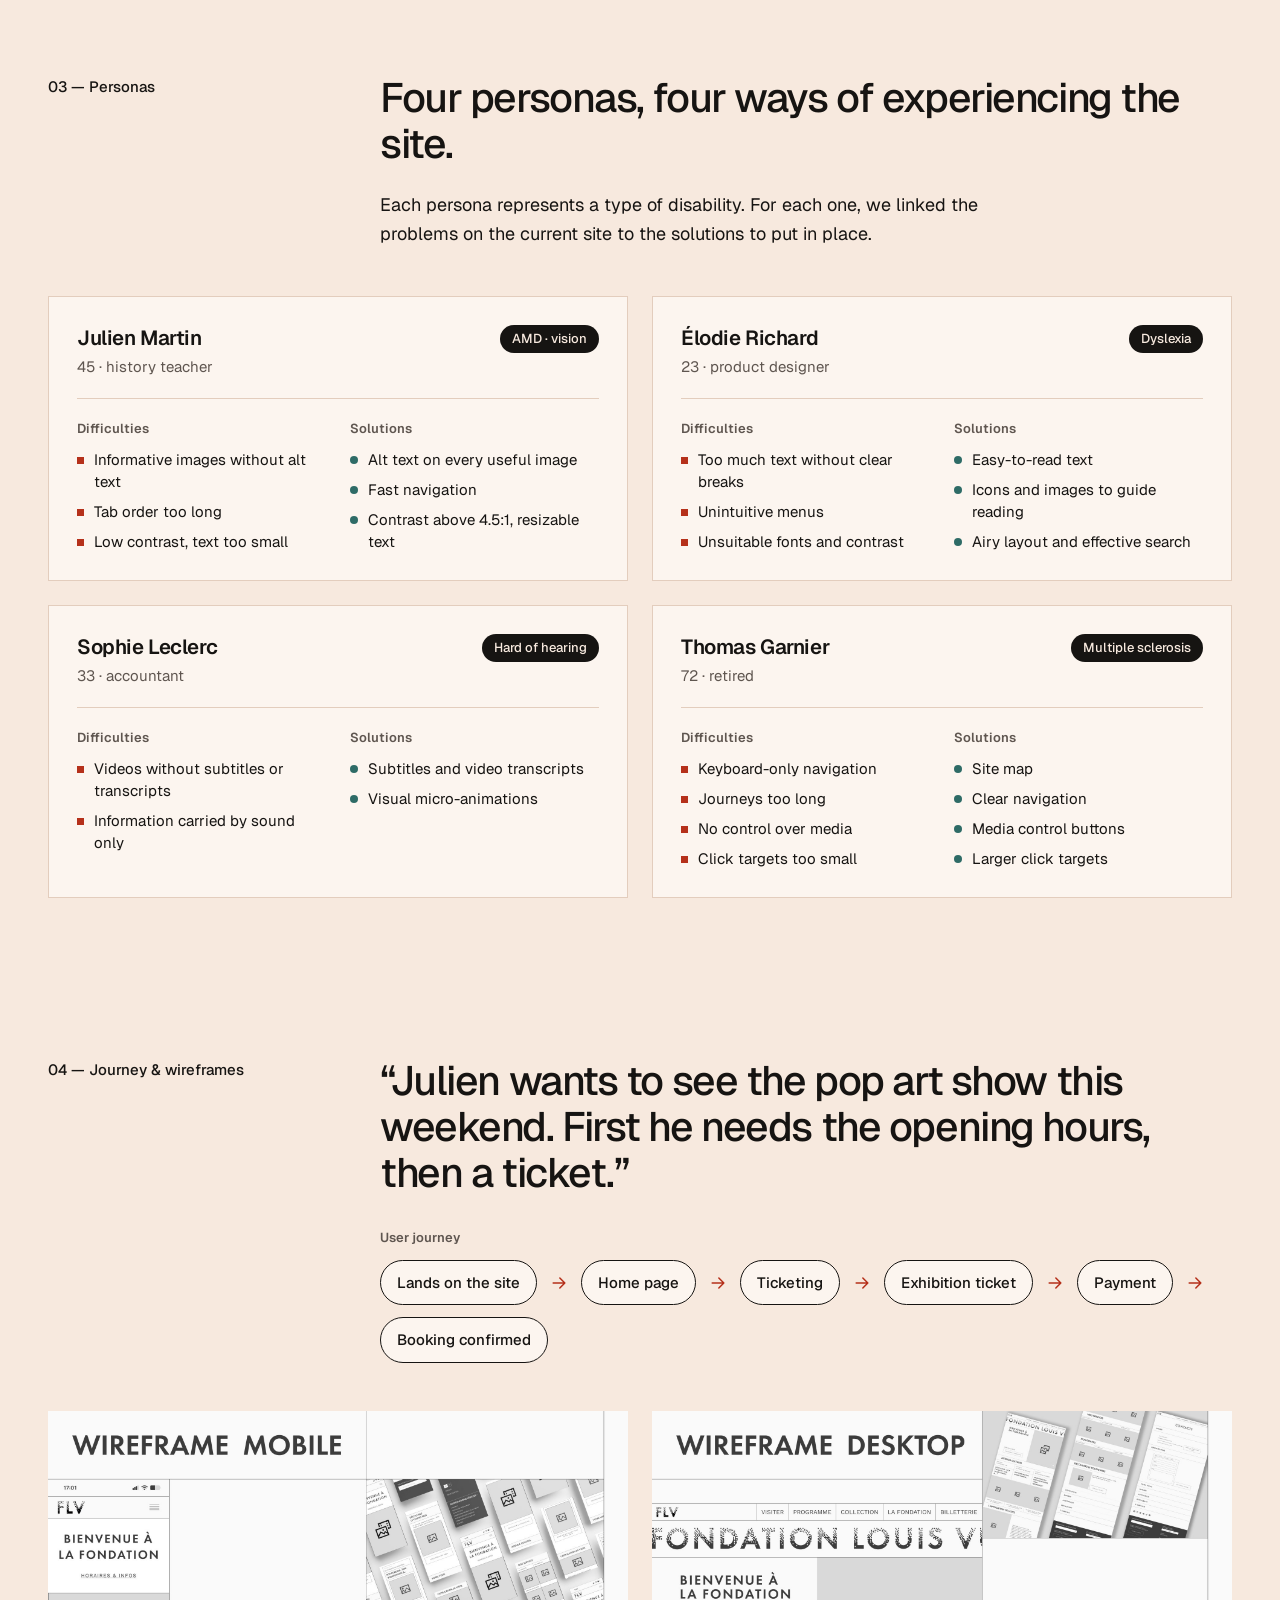
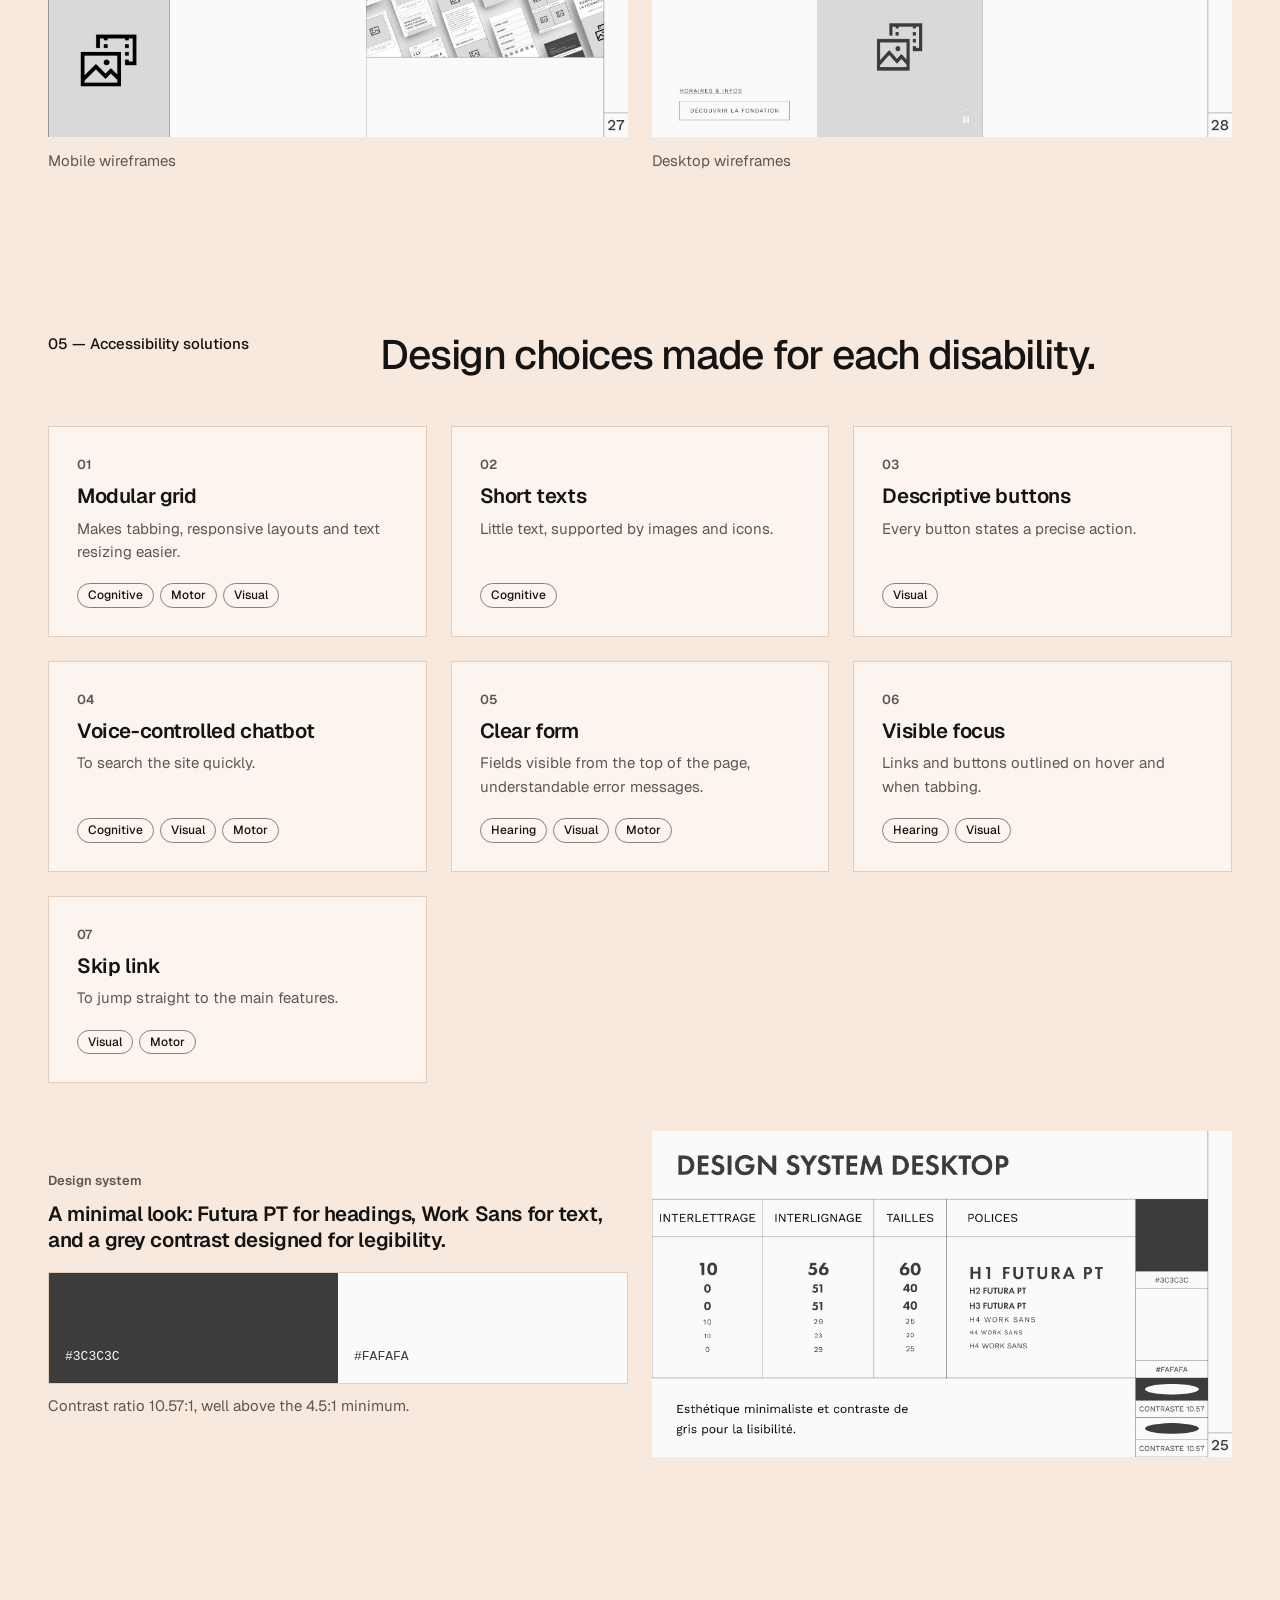
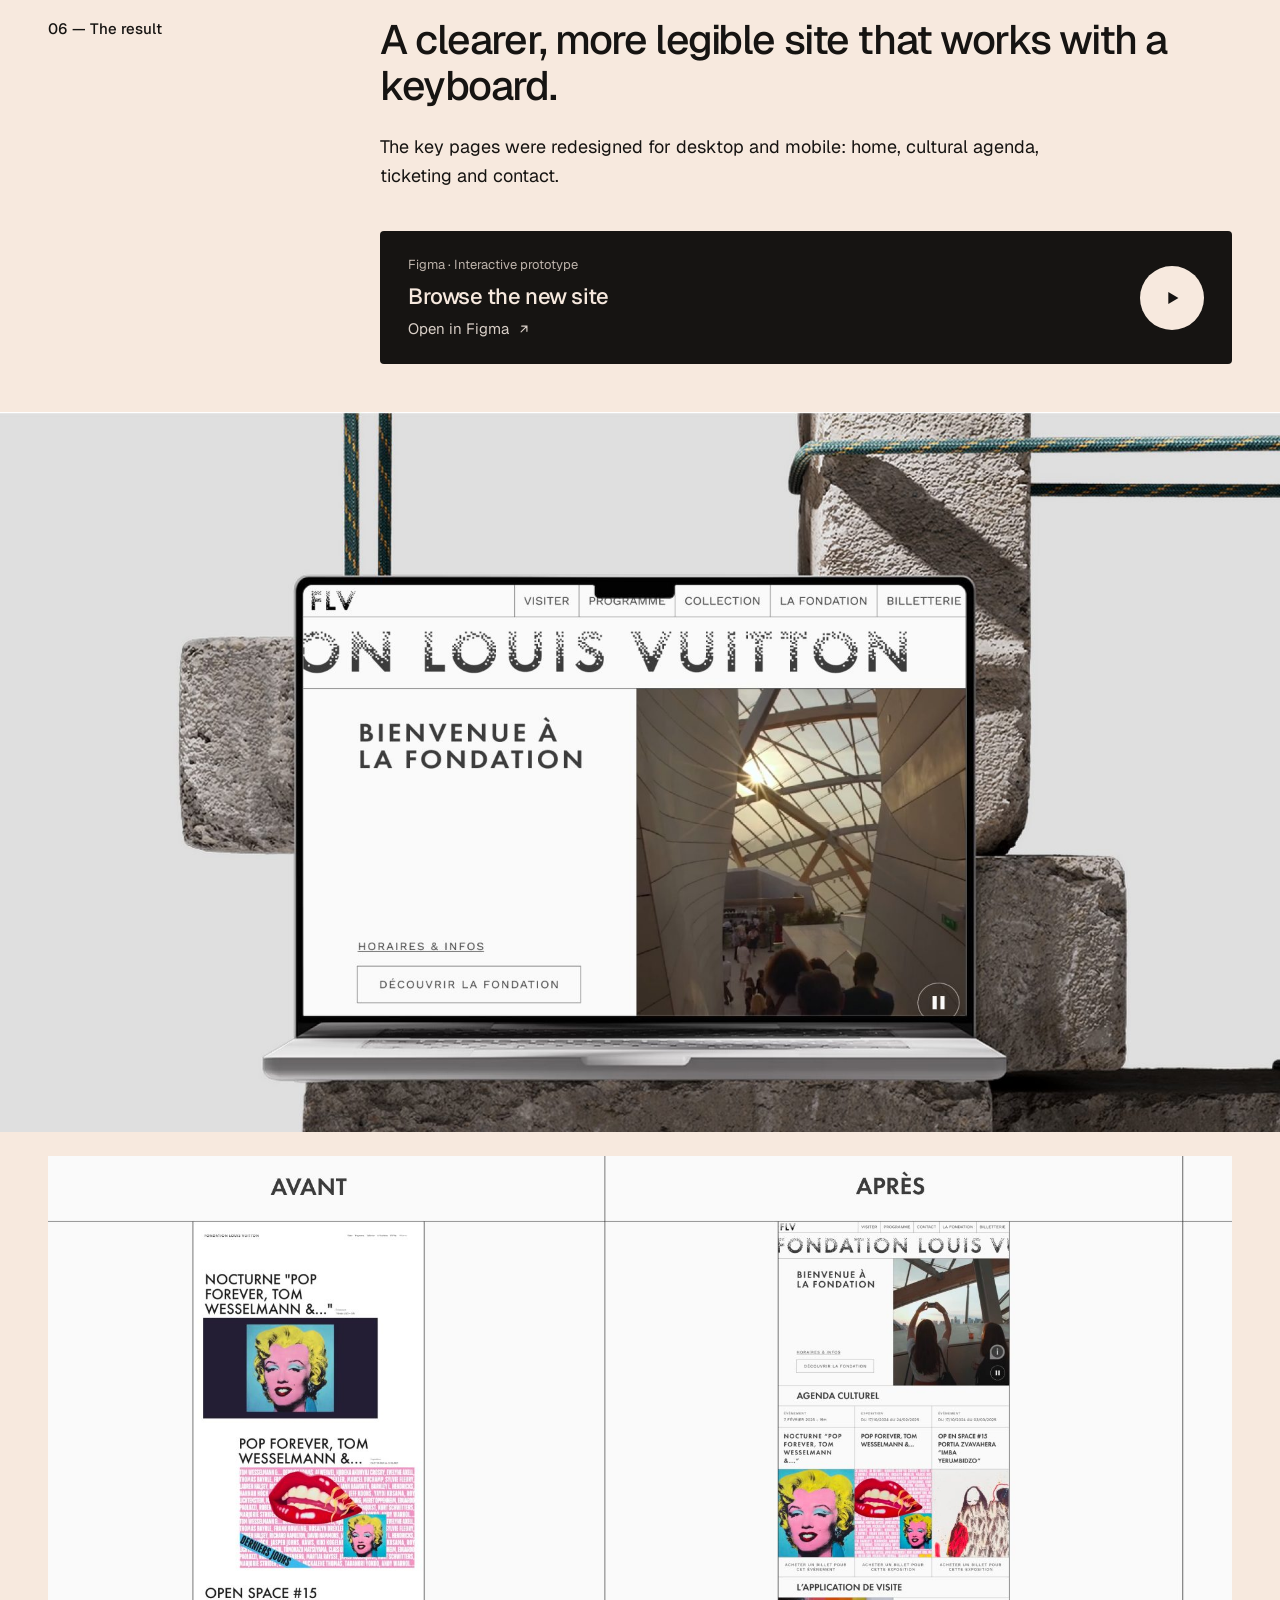
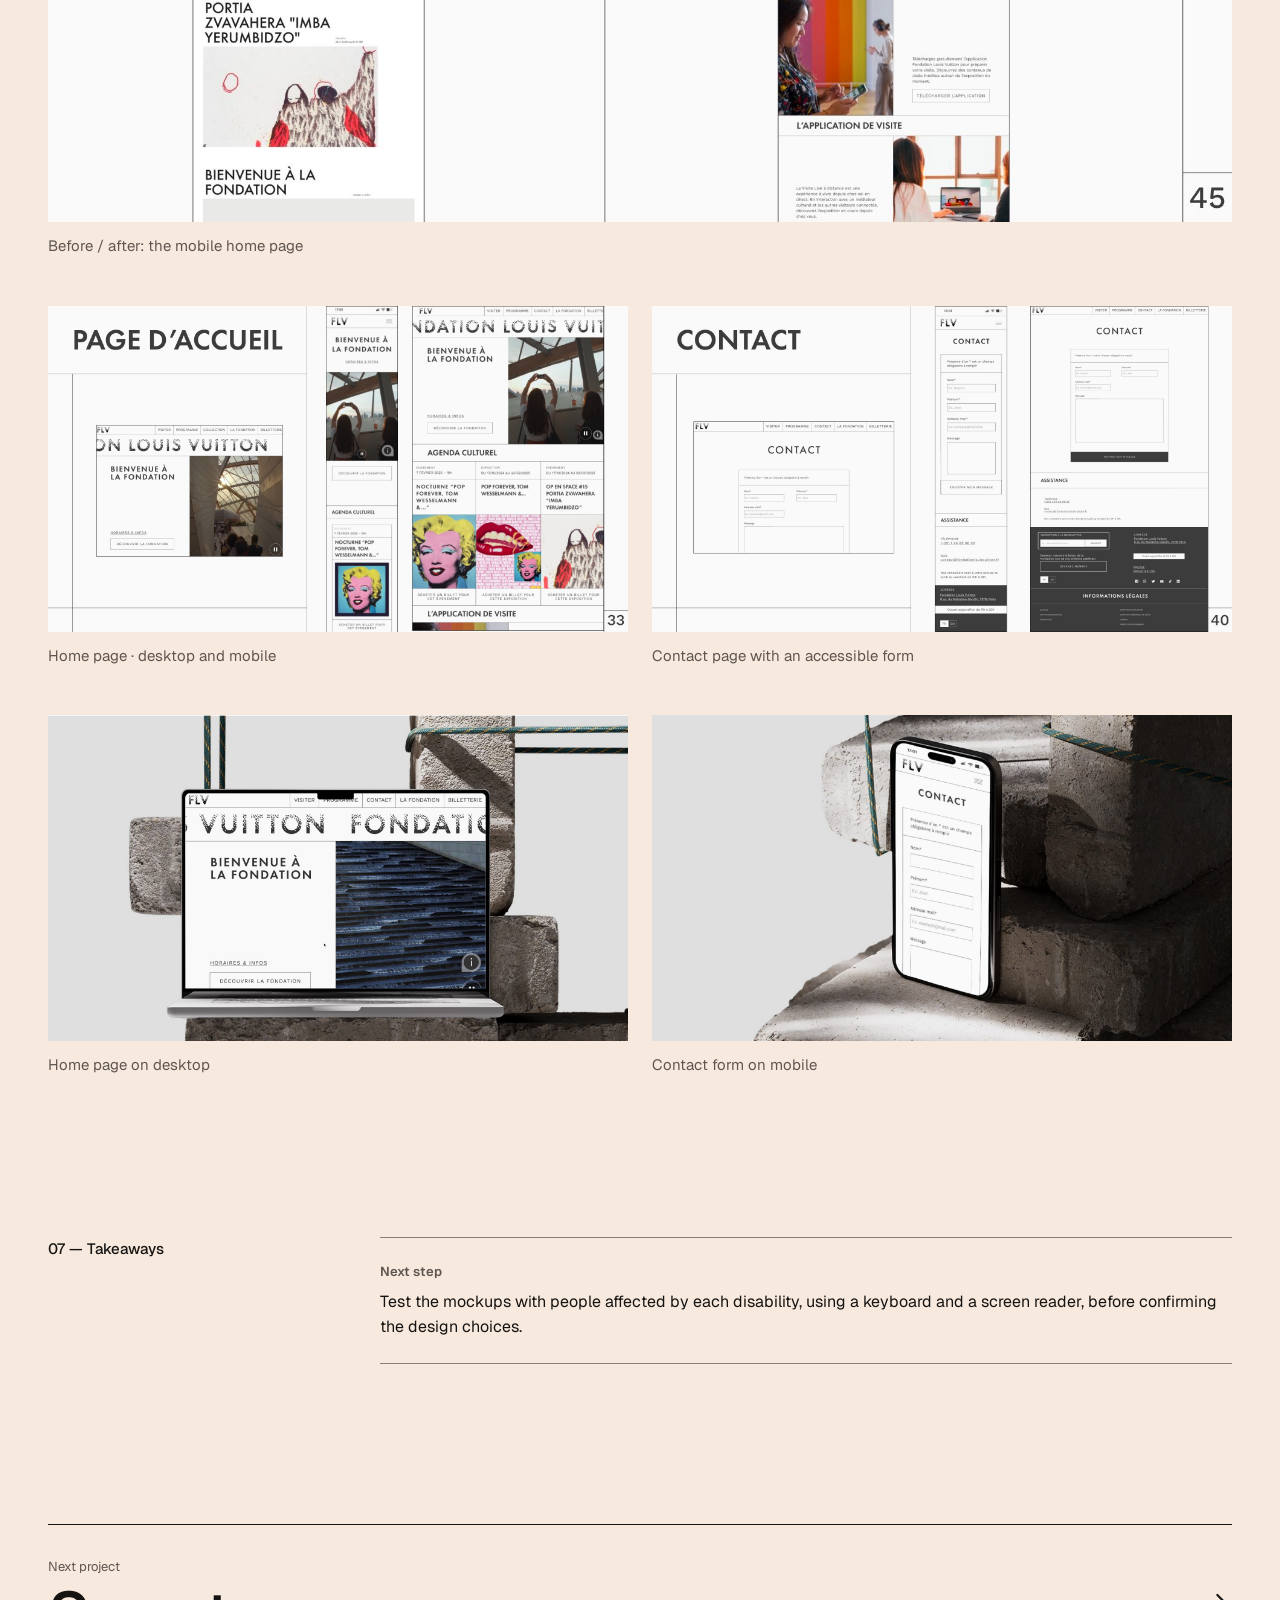
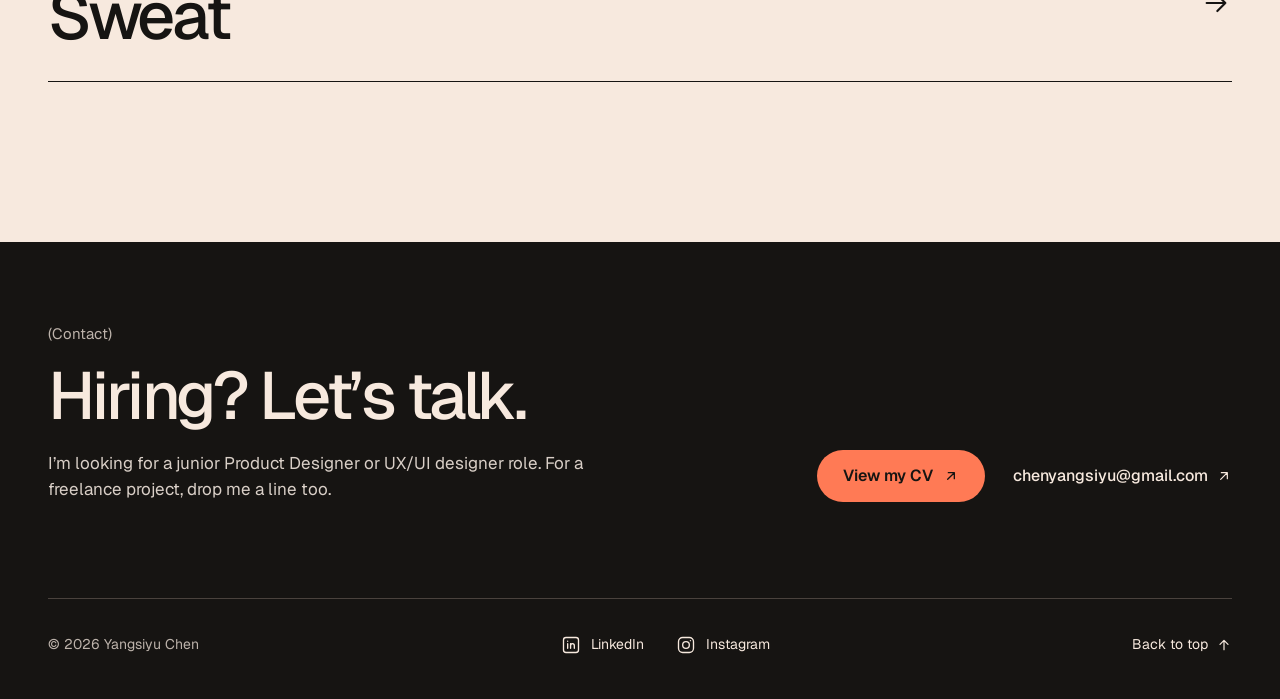
<file: en/lv.html>
<!doctype html>
<html lang="en">
<head>
<meta charset="utf-8">
<meta name="viewport" content="width=device-width, initial-scale=1">
<title>Fondation Louis Vuitton · Yangsiyu Chen</title>
<meta name="description" content="Portfolio of Yangsiyu Chen, Product &amp; UX/UI designer in Paris: user research, prototyping, UI and accessibility.">
<meta property="og:title" content="Fondation Louis Vuitton · Yangsiyu Chen">
<meta property="og:description" content="Portfolio of Yangsiyu Chen, Product &amp; UX/UI designer in Paris: user research, prototyping, UI and accessibility.">
<meta property="og:type" content="website">
<meta name="theme-color" content="#f7e9de">
<link rel="icon" type="image/png" href="../assets/img/logo.png">
<link rel="alternate" hreflang="fr" href="../lv.html">
<link rel="alternate" hreflang="en" href="../en/lv.html">
<link rel="alternate" hreflang="zh-CN" href="../zh/lv.html">
<link rel="preconnect" href="https://fonts.googleapis.com">
<link rel="preconnect" href="https://fonts.gstatic.com" crossorigin>
<link rel="stylesheet" href="https://fonts.googleapis.com/css2?family=Geist:wght@300;400;500;600&amp;family=Noto+Sans+SC:wght@400;500;600&amp;display=swap">
<link rel="stylesheet" href="../assets/css/base.css">
<link rel="stylesheet" href="../assets/css/lv.css">
<script src="../assets/js/main.js" defer></script>
</head>
<body data-lang="en">
<div id="top" class="site" lang="en" style="background: #f7e9de; color: #161412; font-family: 'Geist', 'Noto Sans SC', system-ui, sans-serif; font-size: 16px; line-height: 1.55; min-height: 100%; overflow-x: hidden">
<div class="wrap" style="padding-top: 28px">

<header class="hdr">
<div class="hdr-logo"><a href="index.html" class="logo-link"><img src="../assets/img/logo.png" alt="Yangsiyu Chen" style="width: auto; display: block"></a></div>
<nav aria-label="Main navigation" class="hdr-nav">
<a href="index.html#projets" class="nav-link" aria-current="page" style="font-weight: 600">Work</a>
<a href="index.html#parcours" class="nav-link">Experience</a>
<a href="../assets/cv/CV_Yangsiyu_CHEN_EN.pdf" class="nav-link" target="_blank" rel="noopener">CV</a>
<a href="#contact" class="nav-link">Contact</a>
</nav>
<div role="group" aria-label="Language" class="hdr-lang">

<button type="button" class="lang-btn" data-lang="fr" data-href="../lv.html" aria-pressed="false" style="min-width: 40px; min-height: 36px; padding: 0 6px; border: 0; border-radius: 0; background: transparent; color: #5f5650; font: inherit; font-size: 14px; font-weight: 400; text-decoration: none; text-decoration-color: #db3e1d; text-decoration-thickness: 2px; text-underline-offset: 6px; cursor: pointer">FR</button>

<button type="button" class="lang-btn" data-lang="en" data-href="../en/lv.html" aria-pressed="true" style="min-width: 40px; min-height: 36px; padding: 0 6px; border: 0; border-radius: 0; background: transparent; color: #161412; font: inherit; font-size: 14px; font-weight: 600; text-decoration: underline; text-decoration-color: #db3e1d; text-decoration-thickness: 2px; text-underline-offset: 6px; cursor: pointer">EN</button>

<button type="button" class="lang-btn" data-lang="zh" data-href="../zh/lv.html" aria-pressed="false" style="min-width: 40px; min-height: 36px; padding: 0 6px; border: 0; border-radius: 0; background: transparent; color: #5f5650; font: inherit; font-size: 14px; font-weight: 400; text-decoration: none; text-decoration-color: #db3e1d; text-decoration-thickness: 2px; text-underline-offset: 6px; cursor: pointer">中</button>

</div>
</header>

<section style="margin-top: 96px">
<a href="index.html" class="nav-link" style="display: inline-flex; align-items: center; gap: 8px; font-size: 15px; min-height: 44px">
<svg width="16" height="16" viewBox="0 0 24 24" fill="none" stroke="currentColor" stroke-width="1.8" stroke-linecap="round" stroke-linejoin="round" aria-hidden="true"><path d="M19 12H5M11 6l-6 6 6 6"></path></svg>All projects</a>
<p style="margin: 40px 0 16px; display: flex; align-items: center; gap: 8px; font-size: 14px; font-weight: 500"><span aria-hidden="true" style="flex-shrink: 0; width: 8px; height: 8px; border-radius: 999px; background: #2e6b66"></span>UX/UI · Accessibility · Website redesign · 2025</p>
<h1 class="t-display" style="max-width: 1100px">Fondation Louis Vuitton</h1>
<p class="t-lead" style="margin-top: 32px; max-width: 860px">Audit and redesign of the Fondation Louis Vuitton website to make it <span style="text-decoration: underline; text-decoration-color: #db3e1d; text-decoration-thickness: 0.07em; text-underline-offset: 0.14em">accessible to people with disabilities</span>.</p>
<dl class="meta">
<div><dt style="font-size: 13px; color: #5f5650">Team</dt><dd style="margin: 4px 0 0">Group project of six, with Weiyi, Clara, Coline, Augustin and Émilie: every stage done together</dd></div>
<div><dt style="font-size: 13px; color: #5f5650">Type</dt><dd style="margin: 4px 0 0">School project · RGAA audit and website redesign</dd></div>
<div><dt style="font-size: 13px; color: #5f5650">Deliverables</dt><dd style="margin: 4px 0 0">Audit, personas, journeys, wireframes, design system, desktop and mobile mockups</dd></div>
</dl>
</section>
</div>

<div data-par="1" style="margin-top: 48px; width: 100%; aspect-ratio: 16 / 10; max-height: 900px; overflow: hidden; background: #d9cfc7">
<img src="../assets/img/lv/lv-cover.jpg" alt="Laptop on stone steps showing the new Fondation Louis Vuitton home page" style="width: 100%; height: 100%; display: block; object-fit: cover; transform: translateY(0.0px) scale(1.12); will-change: transform" data-k="50">
</div>

<div class="wrap">

<section aria-labelledby="s1" class="mt-l">
<div class="split">
<h2 id="s1" class="t-label">01 — Context</h2>
<div style="min-width: 0">
<p class="t-statement">A prestigious cultural website that many visitors struggle to use.</p>
<p class="t-body" style="margin-top: 24px">The brief: audit and rethink a cultural venue’s website around accessibility for people with disabilities. We chose the Fondation Louis Vuitton.</p>
</div>
</div>
<div class="g2 mt-m" style="gap: 24px">

<div class="card lift">
<p class="t-over">Home page</p>
<p class="t-h3" style="margin-top: 10px">Oversized text and images; hard to find opening hours and buy a ticket.</p>
</div>

<div class="card lift">
<p class="t-over">Contact page</p>
<p class="t-h3" style="margin-top: 10px">Hard to reach, and no contact form.</p>
</div>

</div>
</section>

<section aria-labelledby="s2" class="mt-l">
<div class="split">
<h2 id="s2" class="t-label">02 — Audit</h2>
<div style="min-width: 0">
<p class="t-statement">A criterion-by-criterion audit based on the RGAA standard.</p>
<p class="t-body" style="margin-top: 24px">Every theme of the French accessibility standard was checked on the site’s key pages, backed by screenshots and criterion numbers.</p>
<div style="margin-top: 32px">
<div class="bar" role="img" aria-label="Of 9 themes reviewed, 7 non-compliant and 2 compliant">
<div style="flex: 7; background: #b5301a"></div>
<div style="flex: 2; background: #2e6b66; border-left: 2px solid #f7e9de"></div>
</div>
<div style="margin-top: 10px; display: flex; flex-wrap: wrap; justify-content: space-between; gap: 8px 24px; font-size: 15px">
<span style="display: inline-flex; align-items: center; gap: 8px"><span aria-hidden="true" style="width: 10px; height: 10px; background: #b5301a"></span>7 non-compliant themes</span>
<span style="display: inline-flex; align-items: center; gap: 8px"><span aria-hidden="true" style="width: 10px; height: 10px; background: #2e6b66"></span>2 compliant themes</span>
</div>
</div>
<div class="audit" style="margin-top: 32px">

<div class="audit-row hov">
<p class="t-h3" style="font-size: 17px">Colour</p>
<p class="a-note" style="margin: 0; font-size: 15px; color: #3d3632">Insufficient contrast between text and background.</p>
<p style="margin: 0; justify-self: end; display: inline-flex; align-items: center; gap: 6px; padding: 4px 12px; border-radius: 999px; font-size: 13px; font-weight: 600; white-space: nowrap; color: #b5301a; background: #fbe3dc"><span aria-hidden="true">✕</span>Non-compliant</p>
</div>

<div class="audit-row hov">
<p class="t-h3" style="font-size: 17px">Multimedia</p>
<p class="a-note" style="margin: 0; font-size: 15px; color: #3d3632">Video can’t be paused or hidden; no alternative for time-based media.</p>
<p style="margin: 0; justify-self: end; display: inline-flex; align-items: center; gap: 6px; padding: 4px 12px; border-radius: 999px; font-size: 13px; font-weight: 600; white-space: nowrap; color: #b5301a; background: #fbe3dc"><span aria-hidden="true">✕</span>Non-compliant</p>
</div>

<div class="audit-row hov">
<p class="t-h3" style="font-size: 17px">Links</p>
<p class="a-note" style="margin: 0; font-size: 15px; color: #3d3632">No dedicated style to make links stand out.</p>
<p style="margin: 0; justify-self: end; display: inline-flex; align-items: center; gap: 6px; padding: 4px 12px; border-radius: 999px; font-size: 13px; font-weight: 600; white-space: nowrap; color: #b5301a; background: #fbe3dc"><span aria-hidden="true">✕</span>Non-compliant</p>
</div>

<div class="audit-row hov">
<p class="t-h3" style="font-size: 17px">Required elements</p>
<p class="a-note" style="margin: 0; font-size: 15px; color: #3d3632">No h1 heading on the home page.</p>
<p style="margin: 0; justify-self: end; display: inline-flex; align-items: center; gap: 6px; padding: 4px 12px; border-radius: 999px; font-size: 13px; font-weight: 600; white-space: nowrap; color: #b5301a; background: #fbe3dc"><span aria-hidden="true">✕</span>Non-compliant</p>
</div>

<div class="audit-row hov">
<p class="t-h3" style="font-size: 17px">Structure</p>
<p class="a-note" style="margin: 0; font-size: 15px; color: #3d3632">Illogical heading hierarchy (header, nav, main and footer correctly placed).</p>
<p style="margin: 0; justify-self: end; display: inline-flex; align-items: center; gap: 6px; padding: 4px 12px; border-radius: 999px; font-size: 13px; font-weight: 600; white-space: nowrap; color: #b5301a; background: #fbe3dc"><span aria-hidden="true">✕</span>Non-compliant</p>
</div>

<div class="audit-row hov">
<p class="t-h3" style="font-size: 17px">Forms</p>
<p class="a-note" style="margin: 0; font-size: 15px; color: #3d3632">No contact form; fields without labels or instructions.</p>
<p style="margin: 0; justify-self: end; display: inline-flex; align-items: center; gap: 6px; padding: 4px 12px; border-radius: 999px; font-size: 13px; font-weight: 600; white-space: nowrap; color: #b5301a; background: #fbe3dc"><span aria-hidden="true">✕</span>Non-compliant</p>
</div>

<div class="audit-row hov">
<p class="t-h3" style="font-size: 17px">Navigation</p>
<p class="a-note" style="margin: 0; font-size: 15px; color: #3d3632">No skip link; inconsistent tab order; barely visible focus.</p>
<p style="margin: 0; justify-self: end; display: inline-flex; align-items: center; gap: 6px; padding: 4px 12px; border-radius: 999px; font-size: 13px; font-weight: 600; white-space: nowrap; color: #b5301a; background: #fbe3dc"><span aria-hidden="true">✕</span>Non-compliant</p>
</div>

<div class="audit-row hov">
<p class="t-h3" style="font-size: 17px">Images</p>
<p class="a-note" style="margin: 0; font-size: 15px; color: #3d3632">Logo and informative images have alt text; decorative images are ignored.</p>
<p style="margin: 0; justify-self: end; display: inline-flex; align-items: center; gap: 6px; padding: 4px 12px; border-radius: 999px; font-size: 13px; font-weight: 600; white-space: nowrap; color: #2e6b66; background: #e1ece6"><span aria-hidden="true">✓</span>Compliant</p>
</div>

<div class="audit-row hov">
<p class="t-h3" style="font-size: 17px">Presentation</p>
<p class="a-note" style="margin: 0; font-size: 15px; color: #3d3632">Text stays readable up to 200% zoom.</p>
<p style="margin: 0; justify-self: end; display: inline-flex; align-items: center; gap: 6px; padding: 4px 12px; border-radius: 999px; font-size: 13px; font-weight: 600; white-space: nowrap; color: #2e6b66; background: #e1ece6"><span aria-hidden="true">✓</span>Compliant</p>
</div>

</div>
</div>
</div>
</section>

<section aria-labelledby="s3" class="mt-l">
<div class="split">
<h2 id="s3" class="t-label">03 — Personas</h2>
<div style="min-width: 0">
<p class="t-statement">Four personas, four ways of experiencing the site.</p>
<p class="t-body" style="margin-top: 24px">Each persona represents a type of disability. For each one, we linked the problems on the current site to the solutions to put in place.</p>
</div>
</div>
<div class="g2 mt-m" style="gap: 24px">

<article class="card lift">
<div class="persona-head">
<div style="min-width: 0">
<h3 class="t-h3">Julien Martin</h3>
<p style="margin: 4px 0 0; font-size: 15px; color: #5f5650">45 · history teacher</p>
</div>
<span style="flex-shrink: 0; padding: 4px 12px; border-radius: 999px; background: #161412; color: #f7e9de; font-size: 13px; font-weight: 500">AMD · vision</span>
</div>
<div class="pd">
<div style="min-width: 0">
<p class="t-over">Difficulties</p>
<ul style="margin: 10px 0 0; padding: 0; list-style: none; display: flex; flex-direction: column; gap: 8px; font-size: 15px; line-height: 1.45">

<li style="display: flex; gap: 10px"><span aria-hidden="true" style="flex-shrink: 0; margin-top: 8px; width: 7px; height: 7px; background: #b5301a"></span><span>Informative images without alt text</span></li>

<li style="display: flex; gap: 10px"><span aria-hidden="true" style="flex-shrink: 0; margin-top: 8px; width: 7px; height: 7px; background: #b5301a"></span><span>Tab order too long</span></li>

<li style="display: flex; gap: 10px"><span aria-hidden="true" style="flex-shrink: 0; margin-top: 8px; width: 7px; height: 7px; background: #b5301a"></span><span>Low contrast, text too small</span></li>

</ul>
</div>
<div style="min-width: 0">
<p class="t-over">Solutions</p>
<ul style="margin: 10px 0 0; padding: 0; list-style: none; display: flex; flex-direction: column; gap: 8px; font-size: 15px; line-height: 1.45">

<li style="display: flex; gap: 10px"><span aria-hidden="true" style="flex-shrink: 0; margin-top: 7px; width: 8px; height: 8px; border-radius: 999px; background: #2e6b66"></span><span>Alt text on every useful image</span></li>

<li style="display: flex; gap: 10px"><span aria-hidden="true" style="flex-shrink: 0; margin-top: 7px; width: 8px; height: 8px; border-radius: 999px; background: #2e6b66"></span><span>Fast navigation</span></li>

<li style="display: flex; gap: 10px"><span aria-hidden="true" style="flex-shrink: 0; margin-top: 7px; width: 8px; height: 8px; border-radius: 999px; background: #2e6b66"></span><span>Contrast above 4.5:1, resizable text</span></li>

</ul>
</div>
</div>
</article>

<article class="card lift">
<div class="persona-head">
<div style="min-width: 0">
<h3 class="t-h3">Élodie Richard</h3>
<p style="margin: 4px 0 0; font-size: 15px; color: #5f5650">23 · product designer</p>
</div>
<span style="flex-shrink: 0; padding: 4px 12px; border-radius: 999px; background: #161412; color: #f7e9de; font-size: 13px; font-weight: 500">Dyslexia</span>
</div>
<div class="pd">
<div style="min-width: 0">
<p class="t-over">Difficulties</p>
<ul style="margin: 10px 0 0; padding: 0; list-style: none; display: flex; flex-direction: column; gap: 8px; font-size: 15px; line-height: 1.45">

<li style="display: flex; gap: 10px"><span aria-hidden="true" style="flex-shrink: 0; margin-top: 8px; width: 7px; height: 7px; background: #b5301a"></span><span>Too much text without clear breaks</span></li>

<li style="display: flex; gap: 10px"><span aria-hidden="true" style="flex-shrink: 0; margin-top: 8px; width: 7px; height: 7px; background: #b5301a"></span><span>Unintuitive menus</span></li>

<li style="display: flex; gap: 10px"><span aria-hidden="true" style="flex-shrink: 0; margin-top: 8px; width: 7px; height: 7px; background: #b5301a"></span><span>Unsuitable fonts and contrast</span></li>

</ul>
</div>
<div style="min-width: 0">
<p class="t-over">Solutions</p>
<ul style="margin: 10px 0 0; padding: 0; list-style: none; display: flex; flex-direction: column; gap: 8px; font-size: 15px; line-height: 1.45">

<li style="display: flex; gap: 10px"><span aria-hidden="true" style="flex-shrink: 0; margin-top: 7px; width: 8px; height: 8px; border-radius: 999px; background: #2e6b66"></span><span>Easy-to-read text</span></li>

<li style="display: flex; gap: 10px"><span aria-hidden="true" style="flex-shrink: 0; margin-top: 7px; width: 8px; height: 8px; border-radius: 999px; background: #2e6b66"></span><span>Icons and images to guide reading</span></li>

<li style="display: flex; gap: 10px"><span aria-hidden="true" style="flex-shrink: 0; margin-top: 7px; width: 8px; height: 8px; border-radius: 999px; background: #2e6b66"></span><span>Airy layout and effective search</span></li>

</ul>
</div>
</div>
</article>

<article class="card lift">
<div class="persona-head">
<div style="min-width: 0">
<h3 class="t-h3">Sophie Leclerc</h3>
<p style="margin: 4px 0 0; font-size: 15px; color: #5f5650">33 · accountant</p>
</div>
<span style="flex-shrink: 0; padding: 4px 12px; border-radius: 999px; background: #161412; color: #f7e9de; font-size: 13px; font-weight: 500">Hard of hearing</span>
</div>
<div class="pd">
<div style="min-width: 0">
<p class="t-over">Difficulties</p>
<ul style="margin: 10px 0 0; padding: 0; list-style: none; display: flex; flex-direction: column; gap: 8px; font-size: 15px; line-height: 1.45">

<li style="display: flex; gap: 10px"><span aria-hidden="true" style="flex-shrink: 0; margin-top: 8px; width: 7px; height: 7px; background: #b5301a"></span><span>Videos without subtitles or transcripts</span></li>

<li style="display: flex; gap: 10px"><span aria-hidden="true" style="flex-shrink: 0; margin-top: 8px; width: 7px; height: 7px; background: #b5301a"></span><span>Information carried by sound only</span></li>

</ul>
</div>
<div style="min-width: 0">
<p class="t-over">Solutions</p>
<ul style="margin: 10px 0 0; padding: 0; list-style: none; display: flex; flex-direction: column; gap: 8px; font-size: 15px; line-height: 1.45">

<li style="display: flex; gap: 10px"><span aria-hidden="true" style="flex-shrink: 0; margin-top: 7px; width: 8px; height: 8px; border-radius: 999px; background: #2e6b66"></span><span>Subtitles and video transcripts</span></li>

<li style="display: flex; gap: 10px"><span aria-hidden="true" style="flex-shrink: 0; margin-top: 7px; width: 8px; height: 8px; border-radius: 999px; background: #2e6b66"></span><span>Visual micro-animations</span></li>

</ul>
</div>
</div>
</article>

<article class="card lift">
<div class="persona-head">
<div style="min-width: 0">
<h3 class="t-h3">Thomas Garnier</h3>
<p style="margin: 4px 0 0; font-size: 15px; color: #5f5650">72 · retired</p>
</div>
<span style="flex-shrink: 0; padding: 4px 12px; border-radius: 999px; background: #161412; color: #f7e9de; font-size: 13px; font-weight: 500">Multiple sclerosis</span>
</div>
<div class="pd">
<div style="min-width: 0">
<p class="t-over">Difficulties</p>
<ul style="margin: 10px 0 0; padding: 0; list-style: none; display: flex; flex-direction: column; gap: 8px; font-size: 15px; line-height: 1.45">

<li style="display: flex; gap: 10px"><span aria-hidden="true" style="flex-shrink: 0; margin-top: 8px; width: 7px; height: 7px; background: #b5301a"></span><span>Keyboard-only navigation</span></li>

<li style="display: flex; gap: 10px"><span aria-hidden="true" style="flex-shrink: 0; margin-top: 8px; width: 7px; height: 7px; background: #b5301a"></span><span>Journeys too long</span></li>

<li style="display: flex; gap: 10px"><span aria-hidden="true" style="flex-shrink: 0; margin-top: 8px; width: 7px; height: 7px; background: #b5301a"></span><span>No control over media</span></li>

<li style="display: flex; gap: 10px"><span aria-hidden="true" style="flex-shrink: 0; margin-top: 8px; width: 7px; height: 7px; background: #b5301a"></span><span>Click targets too small</span></li>

</ul>
</div>
<div style="min-width: 0">
<p class="t-over">Solutions</p>
<ul style="margin: 10px 0 0; padding: 0; list-style: none; display: flex; flex-direction: column; gap: 8px; font-size: 15px; line-height: 1.45">

<li style="display: flex; gap: 10px"><span aria-hidden="true" style="flex-shrink: 0; margin-top: 7px; width: 8px; height: 8px; border-radius: 999px; background: #2e6b66"></span><span>Site map</span></li>

<li style="display: flex; gap: 10px"><span aria-hidden="true" style="flex-shrink: 0; margin-top: 7px; width: 8px; height: 8px; border-radius: 999px; background: #2e6b66"></span><span>Clear navigation</span></li>

<li style="display: flex; gap: 10px"><span aria-hidden="true" style="flex-shrink: 0; margin-top: 7px; width: 8px; height: 8px; border-radius: 999px; background: #2e6b66"></span><span>Media control buttons</span></li>

<li style="display: flex; gap: 10px"><span aria-hidden="true" style="flex-shrink: 0; margin-top: 7px; width: 8px; height: 8px; border-radius: 999px; background: #2e6b66"></span><span>Larger click targets</span></li>

</ul>
</div>
</div>
</article>

</div>
</section>

<section aria-labelledby="s4" class="mt-l">
<div class="split">
<h2 id="s4" class="t-label">04 — Journey &amp; wireframes</h2>
<div style="min-width: 0">
<p class="t-statement">“Julien wants to see the pop art show this weekend. First he needs the opening hours, then a ticket.”</p>
<p class="t-over" style="margin-top: 32px">User journey</p>
<ol class="flow" style="margin: 12px 0 0; padding: 0; list-style: none">

<li style="display: flex; align-items: center; gap: 12px"><span class="flow-step">Lands on the site</span><svg width="20" height="20" viewBox="0 0 24 24" fill="none" stroke="#b5301a" stroke-width="1.8" stroke-linecap="round" stroke-linejoin="round" aria-hidden="true"><path d="M5 12h14M13 6l6 6-6 6"></path></svg></li>

<li style="display: flex; align-items: center; gap: 12px"><span class="flow-step">Home page</span><svg width="20" height="20" viewBox="0 0 24 24" fill="none" stroke="#b5301a" stroke-width="1.8" stroke-linecap="round" stroke-linejoin="round" aria-hidden="true"><path d="M5 12h14M13 6l6 6-6 6"></path></svg></li>

<li style="display: flex; align-items: center; gap: 12px"><span class="flow-step">Ticketing</span><svg width="20" height="20" viewBox="0 0 24 24" fill="none" stroke="#b5301a" stroke-width="1.8" stroke-linecap="round" stroke-linejoin="round" aria-hidden="true"><path d="M5 12h14M13 6l6 6-6 6"></path></svg></li>

<li style="display: flex; align-items: center; gap: 12px"><span class="flow-step">Exhibition ticket</span><svg width="20" height="20" viewBox="0 0 24 24" fill="none" stroke="#b5301a" stroke-width="1.8" stroke-linecap="round" stroke-linejoin="round" aria-hidden="true"><path d="M5 12h14M13 6l6 6-6 6"></path></svg></li>

<li style="display: flex; align-items: center; gap: 12px"><span class="flow-step">Payment</span><svg width="20" height="20" viewBox="0 0 24 24" fill="none" stroke="#b5301a" stroke-width="1.8" stroke-linecap="round" stroke-linejoin="round" aria-hidden="true"><path d="M5 12h14M13 6l6 6-6 6"></path></svg></li>

<li style="display: flex; align-items: center; gap: 12px"><span class="flow-step">Booking confirmed</span></li>

</ol>
</div>
</div>
<div class="g2 mt-m" style="gap: 24px">
<figure style="margin: 0; min-width: 0"><div class="zoom"><img src="../assets/img/lv/lv-89.jpg" alt="Mobile wireframes of the site’s pages" style="width: 100%; display: block; aspect-ratio: 16 / 9; object-fit: cover"></div><figcaption style="margin-top: 12px; font-size: 15px; color: #5f5650">Mobile wireframes</figcaption></figure>
<figure style="margin: 0; min-width: 0"><div class="zoom"><img src="../assets/img/lv/lv-90.jpg" alt="Desktop wireframe of the home page" style="width: 100%; display: block; aspect-ratio: 16 / 9; object-fit: cover"></div><figcaption style="margin-top: 12px; font-size: 15px; color: #5f5650">Desktop wireframes</figcaption></figure>
</div>
</section>

<section aria-labelledby="s5" class="mt-l">
<div class="split">
<h2 id="s5" class="t-label">05 — Accessibility solutions</h2>
<div style="min-width: 0">
<p class="t-statement">Design choices made for each disability.</p>
</div>
</div>
<div class="g3 mt-m">

<div class="card lift" style="display: flex; flex-direction: column; justify-content: space-between; gap: 20px">
<div>
<p class="t-over">01</p>
<h3 class="t-h3" style="margin-top: 8px">Modular grid</h3>
<p style="margin: 8px 0 0; font-size: 15px; color: #5f5650">Makes tabbing, responsive layouts and text resizing easier.</p>
</div>
<ul aria-label="Disabilities addressed" style="margin: 0; padding: 0; list-style: none; display: flex; flex-wrap: wrap; gap: 6px">

<li style="padding: 2px 10px; border: 1px solid #8a7f77; border-radius: 999px; font-size: 12px; font-weight: 500">Cognitive</li>

<li style="padding: 2px 10px; border: 1px solid #8a7f77; border-radius: 999px; font-size: 12px; font-weight: 500">Motor</li>

<li style="padding: 2px 10px; border: 1px solid #8a7f77; border-radius: 999px; font-size: 12px; font-weight: 500">Visual</li>

</ul>
</div>

<div class="card lift" style="display: flex; flex-direction: column; justify-content: space-between; gap: 20px">
<div>
<p class="t-over">02</p>
<h3 class="t-h3" style="margin-top: 8px">Short texts</h3>
<p style="margin: 8px 0 0; font-size: 15px; color: #5f5650">Little text, supported by images and icons.</p>
</div>
<ul aria-label="Disabilities addressed" style="margin: 0; padding: 0; list-style: none; display: flex; flex-wrap: wrap; gap: 6px">

<li style="padding: 2px 10px; border: 1px solid #8a7f77; border-radius: 999px; font-size: 12px; font-weight: 500">Cognitive</li>

</ul>
</div>

<div class="card lift" style="display: flex; flex-direction: column; justify-content: space-between; gap: 20px">
<div>
<p class="t-over">03</p>
<h3 class="t-h3" style="margin-top: 8px">Descriptive buttons</h3>
<p style="margin: 8px 0 0; font-size: 15px; color: #5f5650">Every button states a precise action.</p>
</div>
<ul aria-label="Disabilities addressed" style="margin: 0; padding: 0; list-style: none; display: flex; flex-wrap: wrap; gap: 6px">

<li style="padding: 2px 10px; border: 1px solid #8a7f77; border-radius: 999px; font-size: 12px; font-weight: 500">Visual</li>

</ul>
</div>

<div class="card lift" style="display: flex; flex-direction: column; justify-content: space-between; gap: 20px">
<div>
<p class="t-over">04</p>
<h3 class="t-h3" style="margin-top: 8px">Voice-controlled chatbot</h3>
<p style="margin: 8px 0 0; font-size: 15px; color: #5f5650">To search the site quickly.</p>
</div>
<ul aria-label="Disabilities addressed" style="margin: 0; padding: 0; list-style: none; display: flex; flex-wrap: wrap; gap: 6px">

<li style="padding: 2px 10px; border: 1px solid #8a7f77; border-radius: 999px; font-size: 12px; font-weight: 500">Cognitive</li>

<li style="padding: 2px 10px; border: 1px solid #8a7f77; border-radius: 999px; font-size: 12px; font-weight: 500">Visual</li>

<li style="padding: 2px 10px; border: 1px solid #8a7f77; border-radius: 999px; font-size: 12px; font-weight: 500">Motor</li>

</ul>
</div>

<div class="card lift" style="display: flex; flex-direction: column; justify-content: space-between; gap: 20px">
<div>
<p class="t-over">05</p>
<h3 class="t-h3" style="margin-top: 8px">Clear form</h3>
<p style="margin: 8px 0 0; font-size: 15px; color: #5f5650">Fields visible from the top of the page, understandable error messages.</p>
</div>
<ul aria-label="Disabilities addressed" style="margin: 0; padding: 0; list-style: none; display: flex; flex-wrap: wrap; gap: 6px">

<li style="padding: 2px 10px; border: 1px solid #8a7f77; border-radius: 999px; font-size: 12px; font-weight: 500">Hearing</li>

<li style="padding: 2px 10px; border: 1px solid #8a7f77; border-radius: 999px; font-size: 12px; font-weight: 500">Visual</li>

<li style="padding: 2px 10px; border: 1px solid #8a7f77; border-radius: 999px; font-size: 12px; font-weight: 500">Motor</li>

</ul>
</div>

<div class="card lift" style="display: flex; flex-direction: column; justify-content: space-between; gap: 20px">
<div>
<p class="t-over">06</p>
<h3 class="t-h3" style="margin-top: 8px">Visible focus</h3>
<p style="margin: 8px 0 0; font-size: 15px; color: #5f5650">Links and buttons outlined on hover and when tabbing.</p>
</div>
<ul aria-label="Disabilities addressed" style="margin: 0; padding: 0; list-style: none; display: flex; flex-wrap: wrap; gap: 6px">

<li style="padding: 2px 10px; border: 1px solid #8a7f77; border-radius: 999px; font-size: 12px; font-weight: 500">Hearing</li>

<li style="padding: 2px 10px; border: 1px solid #8a7f77; border-radius: 999px; font-size: 12px; font-weight: 500">Visual</li>

</ul>
</div>

<div class="card lift" style="display: flex; flex-direction: column; justify-content: space-between; gap: 20px">
<div>
<p class="t-over">07</p>
<h3 class="t-h3" style="margin-top: 8px">Skip link</h3>
<p style="margin: 8px 0 0; font-size: 15px; color: #5f5650">To jump straight to the main features.</p>
</div>
<ul aria-label="Disabilities addressed" style="margin: 0; padding: 0; list-style: none; display: flex; flex-wrap: wrap; gap: 6px">

<li style="padding: 2px 10px; border: 1px solid #8a7f77; border-radius: 999px; font-size: 12px; font-weight: 500">Visual</li>

<li style="padding: 2px 10px; border: 1px solid #8a7f77; border-radius: 999px; font-size: 12px; font-weight: 500">Motor</li>

</ul>
</div>

</div>
<div class="g2" style="margin-top: 48px; gap: 24px; align-items: center">
<div style="min-width: 0">
<p class="t-over">Design system</p>
<p class="t-h3" style="margin-top: 10px">A minimal look: Futura PT for headings, Work Sans for text, and a grey contrast designed for legibility.</p>
<div style="margin-top: 20px; display: grid; grid-template-columns: repeat(2, minmax(0, 1fr)); border: 1px solid #e3cdbd; font-family: 'Roboto Mono', ui-monospace, monospace; font-size: 13px">
<div style="padding: 16px; min-height: 110px; background: #3c3c3c; color: #fafafa; display: flex; align-items: flex-end">#3C3C3C</div>
<div style="padding: 16px; min-height: 110px; background: #fafafa; color: #3c3c3c; display: flex; align-items: flex-end">#FAFAFA</div>
</div>
<p style="margin: 10px 0 0; font-size: 15px; color: #5f5650">Contrast ratio 10.57:1, well above the 4.5:1 minimum.</p>
</div>
<div class="zoom" style="min-width: 0"><img src="../assets/img/lv/lv-75.jpg" alt="Desktop design system: letter spacing, line height, sizes and fonts" style="width: 100%; display: block; aspect-ratio: 16 / 9; object-fit: cover"></div>
</div>
</section>

<section aria-labelledby="s6" class="mt-l">
<div class="split">
<h2 id="s6" class="t-label">06 — The result</h2>
<div style="min-width: 0">
<p class="t-statement">A clearer, more legible site that works with a keyboard.</p>
<p class="t-body" style="margin-top: 24px">The key pages were redesigned for desktop and mobile: home, cultural agenda, ticketing and contact.</p>
<a href="https://www.figma.com/proto/hLUooa5IdpwyWBZrseNtJ8/ACCES?node-id=453-7104&amp;t=zBMD49sEnfIiguVj-1&amp;scaling=min-zoom&amp;content-scaling=fixed&amp;page-id=1%3A3&amp;starting-point-node-id=453%3A7104" target="_blank" rel="noopener" class="proto-card" style="margin-top: 40px; border-radius: 4px; background: #161412; color: #f7e9de; text-decoration: none; display: flex; align-items: center; justify-content: space-between; gap: 24px; padding: 24px 28px">
<span style="display: flex; flex-direction: column; gap: 8px; min-width: 0">
<span style="font-size: 13px; color: #bdb3ab">Figma · Interactive prototype</span>
<span style="font-size: 22px; font-weight: 500; line-height: 1.2; letter-spacing: -0.02em">Browse the new site</span>
<span style="display: inline-flex; align-items: center; gap: 8px; font-size: 15px; color: #d9cfc7">Open in Figma
<svg width="14" height="14" viewBox="0 0 24 24" fill="none" stroke="currentColor" stroke-width="2" stroke-linecap="round" aria-hidden="true"><path d="M7 17L17 7M8 7h9v9"></path></svg></span>
</span>
<span class="play" aria-hidden="true" style="flex: none; width: 64px; height: 64px; border-radius: 999px; background: #f7e9de; color: #161412; display: flex; align-items: center; justify-content: center">
<svg width="22" height="22" viewBox="0 0 24 24" fill="currentColor" aria-hidden="true"><path d="M8 5.5v13l11-6.5z"></path></svg></span>
</a>
</div>
</div>
</section>
</div>

<div class="zoom" style="margin-top: 48px; background: #e9e7e3"><img src="../assets/img/lv/lv-100.jpg" alt="Laptop showing the redesigned home page" style="width: 100%; display: block; aspect-ratio: 16 / 9; max-height: 900px; object-fit: cover"></div>

<div class="wrap">
<figure style="margin: 24px 0 0">
<div class="zoom"><img src="../assets/img/lv/lv-99.jpg" alt="Before and after comparison of the mobile home page" style="width: 100%; display: block; aspect-ratio: 16 / 9; object-fit: cover"></div>
<figcaption style="margin-top: 12px; font-size: 15px; color: #5f5650">Before / after: the mobile home page</figcaption>
</figure>
<div class="g2" style="margin-top: 48px">

<figure style="margin: 0; min-width: 0">
<div class="zoom"><img src="../assets/img/lv/lv-72.jpg" alt="New home page on desktop and mobile, with the cultural agenda" style="width: 100%; display: block; aspect-ratio: 16 / 9; object-fit: cover"></div>
<figcaption style="margin-top: 12px; font-size: 15px; color: #5f5650">Home page · desktop and mobile</figcaption>
</figure>

<figure style="margin: 0; min-width: 0">
<div class="zoom"><img src="../assets/img/lv/lv-81.jpg" alt="New contact page on desktop and mobile, with a form" style="width: 100%; display: block; aspect-ratio: 16 / 9; object-fit: cover"></div>
<figcaption style="margin-top: 12px; font-size: 15px; color: #5f5650">Contact page with an accessible form</figcaption>
</figure>

<figure style="margin: 0; min-width: 0">
<div class="zoom"><img src="../assets/img/lv/lv-8.jpg" alt="Laptop showing the Fondation’s new home page" style="width: 100%; display: block; aspect-ratio: 16 / 9; object-fit: cover"></div>
<figcaption style="margin-top: 12px; font-size: 15px; color: #5f5650">Home page on desktop</figcaption>
</figure>

<figure style="margin: 0; min-width: 0">
<div class="zoom"><img src="../assets/img/lv/lv-9.jpg" alt="Phone showing the contact form" style="width: 100%; display: block; aspect-ratio: 16 / 9; object-fit: cover"></div>
<figcaption style="margin-top: 12px; font-size: 15px; color: #5f5650">Contact form on mobile</figcaption>
</figure>

</div>

<section aria-labelledby="s7" class="mt-l split">
<h2 id="s7" class="t-label">07 — Takeaways</h2>
<div class="g2" style="gap: 0 24px; border-top: 1px solid #8a7f77">
<div style="padding: 24px 0; border-bottom: 1px solid #8a7f77; min-width: 0">
<p class="t-over">Next step</p>
<p style="margin: 8px 0 0">Test the mockups with people affected by each disability, using a keyboard and a screen reader, before confirming the design choices.</p>
</div>
</div>
</section>

<a href="sweat.html" class="next-link mt-l" style="display: flex; justify-content: space-between; align-items: center; gap: 24px; padding: 32px 0; border-top: 1px solid #161412; border-bottom: 1px solid #161412; color: #161412; text-decoration: none">
<span style="min-width: 0">
<span class="next-sub" style="display: block; font-size: 13px; color: #5f5650">Next project</span>
<span class="t-h1" style="display: block; margin-top: 4px">Sweat</span>
</span>
<svg width="32" height="32" viewBox="0 0 24 24" fill="none" stroke="currentColor" stroke-width="1.6" stroke-linecap="round" stroke-linejoin="round" aria-hidden="true" style="flex-shrink: 0"><path d="M5 12h14M13 6l6 6-6 6"></path></svg>
</a>
</div>

<footer id="contact" class="mt-l" style="background: #161412; color: #f7e9de">
<div class="foot-in">
<div style="display: flex; flex-wrap: wrap; justify-content: space-between; align-items: flex-end; gap: 32px">
<div style="flex: 1 1 480px; min-width: 0">
<p style="margin: 0; font-size: 15px; color: #bdb3ab">(Contact)</p>
<h2 class="t-h1" style="margin-top: 16px">Hiring? Let’s talk.</h2>
<p style="margin: 20px 0 0; max-width: 560px; font-size: 17px; color: #d9cfc7">I’m looking for a junior Product Designer or UX/UI designer role. For a freelance project, drop me a line too.</p>
</div>
<div style="display: flex; flex-wrap: wrap; align-items: center; gap: 12px 28px; min-width: 0">
<a href="../assets/cv/CV_Yangsiyu_CHEN_EN.pdf" target="_blank" rel="noopener" class="foot-btn" style="display: inline-flex; align-items: center; gap: 10px; min-height: 52px; padding: 0 26px; border-radius: 999px; background: #ff7a55; color: #161412; font-weight: 600; text-decoration: none">View my CV
<svg width="16" height="16" viewBox="0 0 24 24" fill="none" stroke="currentColor" stroke-width="2" stroke-linecap="round" stroke-linejoin="round" aria-hidden="true"><path d="M7 17L17 7M8 7h9v9"></path></svg></a>
<a href="mailto:chenyangsiyu@gmail.com" class="foot-text" style="display: inline-flex; align-items: center; gap: 8px; min-height: 48px; font-weight: 500; overflow-wrap: anywhere">chenyangsiyu@gmail.com
<svg width="16" height="16" viewBox="0 0 24 24" fill="none" stroke="currentColor" stroke-width="1.8" stroke-linecap="round" stroke-linejoin="round" aria-hidden="true"><path d="M7 17L17 7M8 7h9v9"></path></svg></a>
</div>
</div>
<div style="margin-top: 96px; padding-top: 24px; border-top: 1px solid #4a423d; display: flex; flex-wrap: wrap; justify-content: space-between; align-items: center; gap: 16px 32px; font-size: 14px">
<span style="color: #bdb3ab">© 2026 Yangsiyu Chen</span>
<ul aria-label="Social media" style="margin: 0; padding: 0; list-style: none; display: flex; flex-wrap: wrap; gap: 8px 32px">
<li><a href="https://www.linkedin.com/in/yangsiyu-chen-5bbab8222" class="foot-link" style="display: inline-flex; align-items: center; gap: 10px; min-height: 44px">
<svg width="20" height="20" viewBox="0 0 24 24" fill="none" stroke="currentColor" stroke-width="1.6" stroke-linecap="round" stroke-linejoin="round" aria-hidden="true"><rect x="3" y="3" width="18" height="18" rx="3"></rect><path d="M8 10.5V16M8 7.5v.1M11.5 16v-5.5M11.5 13c0-1.7 1-2.6 2.3-2.6s2.2.9 2.2 2.6V16"></path></svg>LinkedIn</a></li>
<li><a href="https://www.instagram.com/cysy.crea/" class="foot-link" style="display: inline-flex; align-items: center; gap: 10px; min-height: 44px">
<svg width="20" height="20" viewBox="0 0 24 24" fill="none" stroke="currentColor" stroke-width="1.6" stroke-linecap="round" stroke-linejoin="round" aria-hidden="true"><rect x="3" y="3" width="18" height="18" rx="5"></rect><circle cx="12" cy="12" r="4"></circle><path d="M17.3 6.7v.1"></path></svg>Instagram</a></li>
</ul>
<a href="#top" class="foot-link" style="display: inline-flex; align-items: center; gap: 8px; min-height: 44px">Back to top
<svg width="16" height="16" viewBox="0 0 24 24" fill="none" stroke="currentColor" stroke-width="1.8" stroke-linecap="round" stroke-linejoin="round" aria-hidden="true"><path d="M12 19V5M6 11l6-6 6 6"></path></svg></a>
</div>
</div>
</footer>
</div>
</body>
</html>
</file>
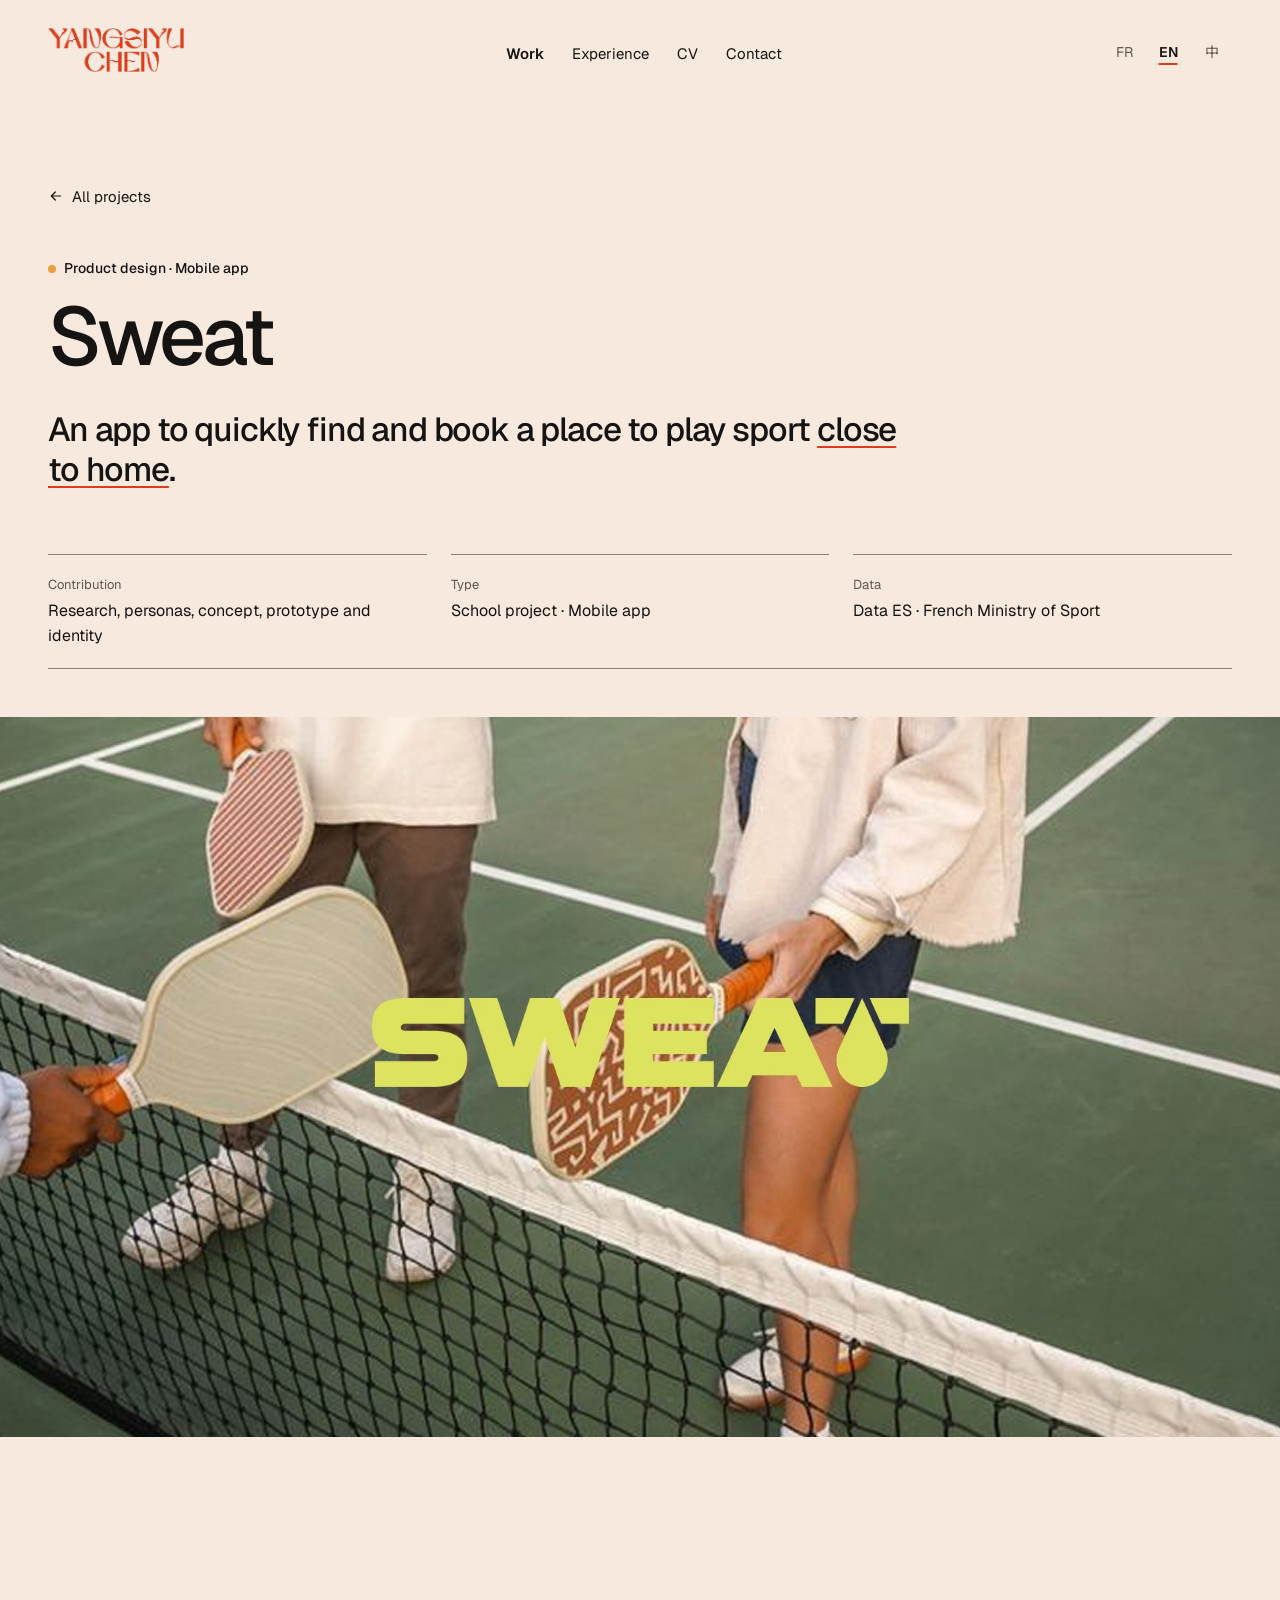
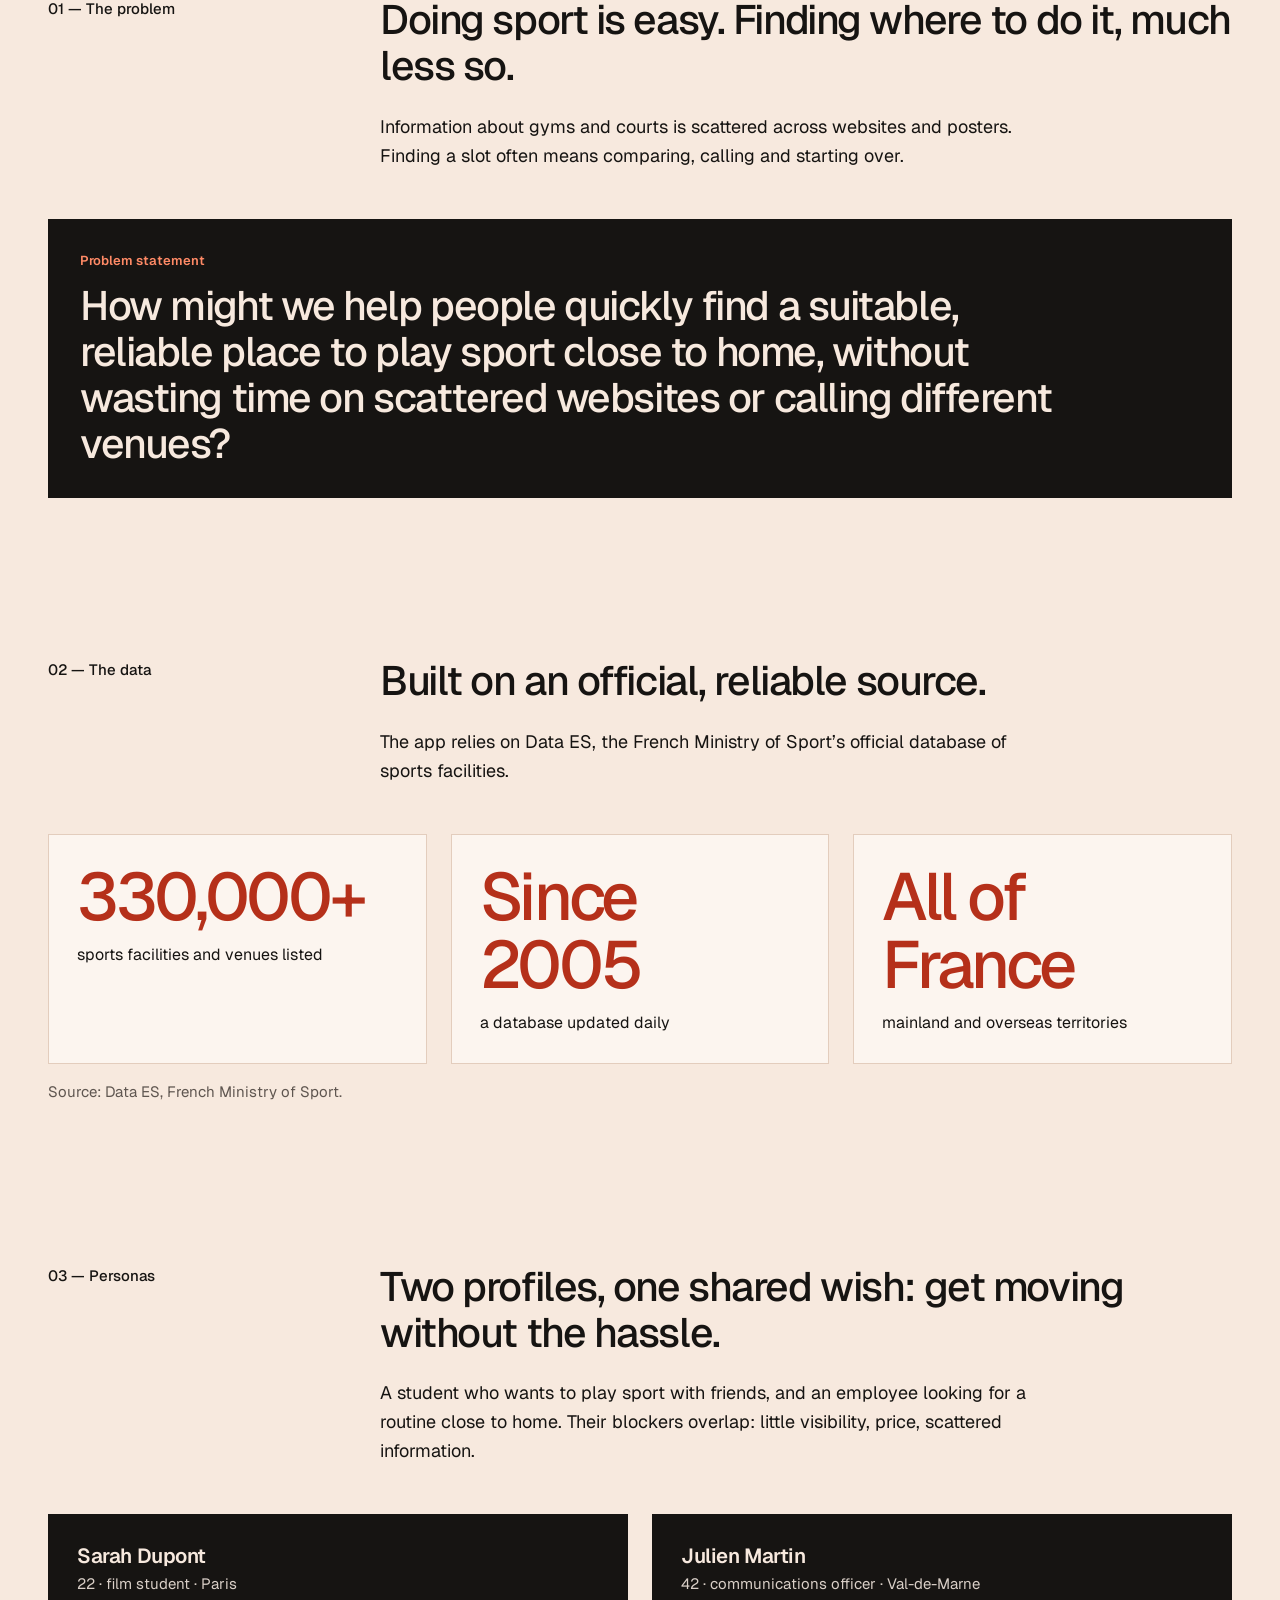
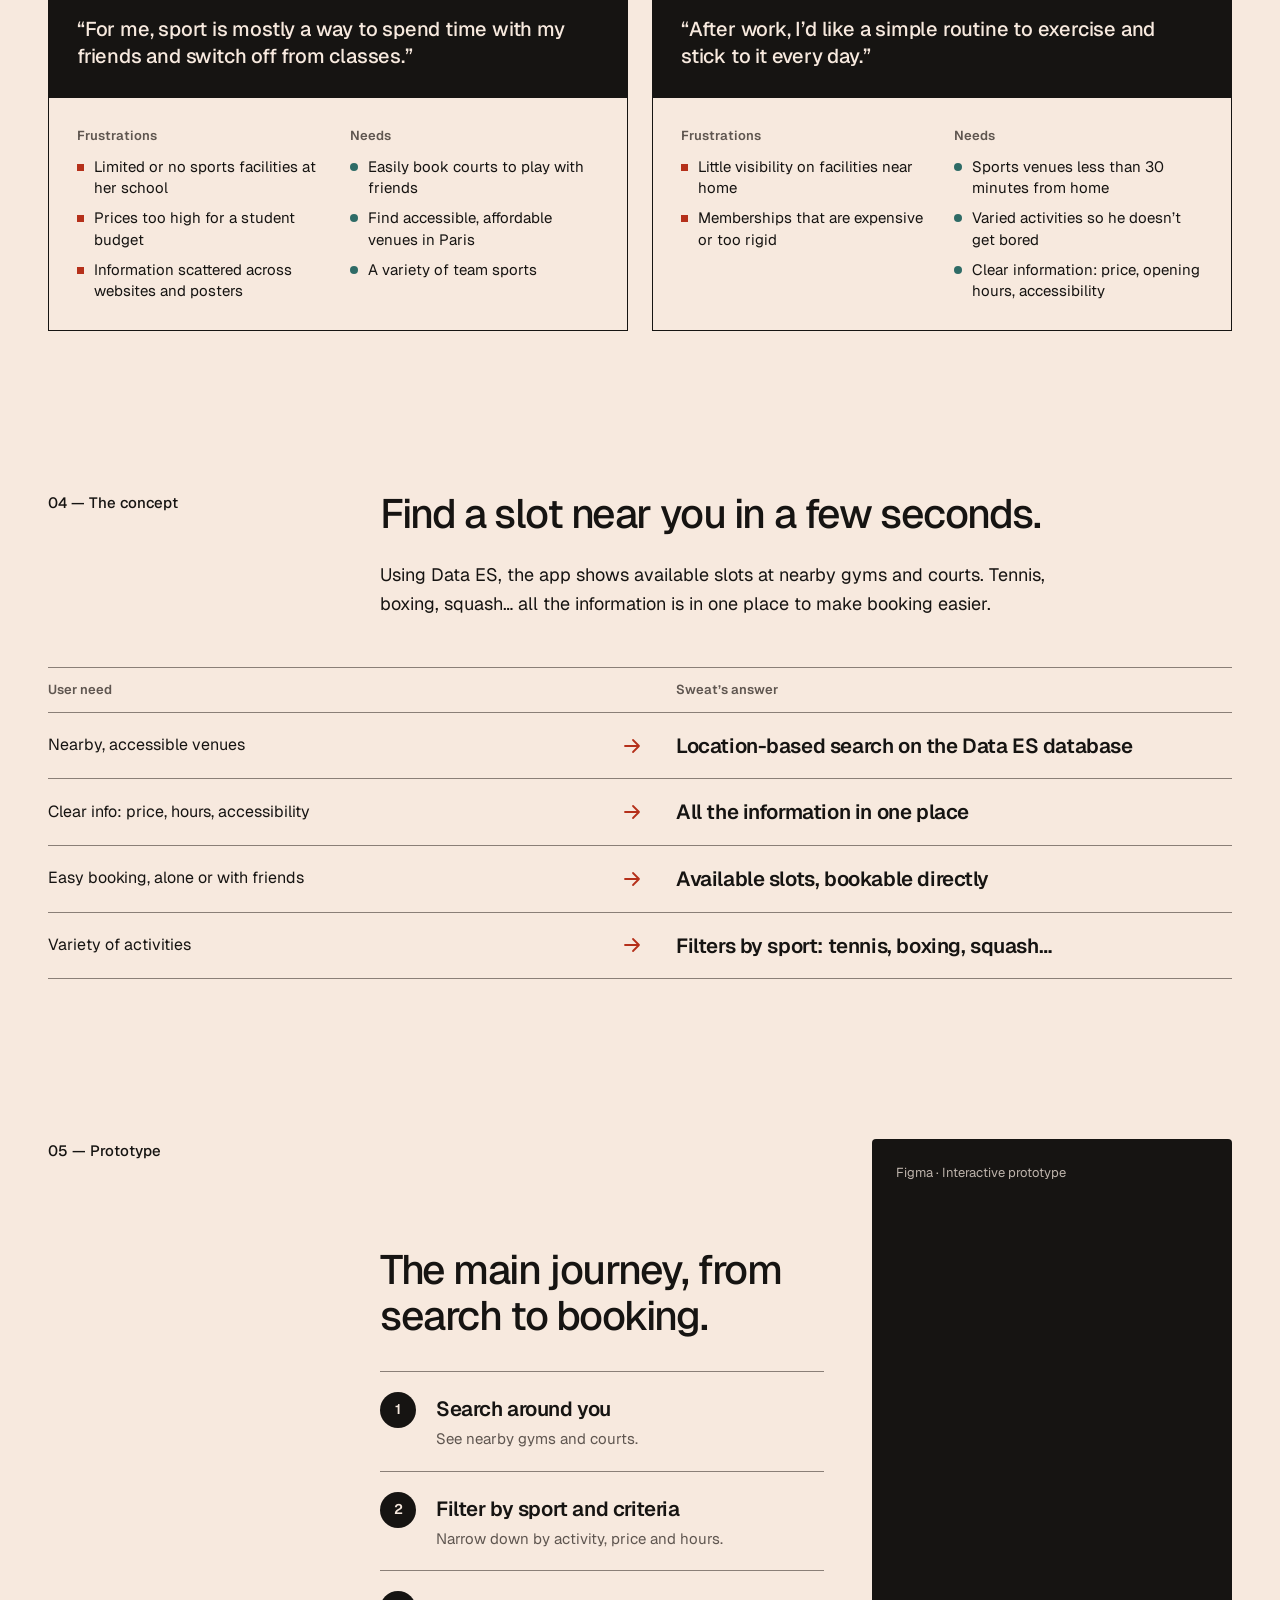
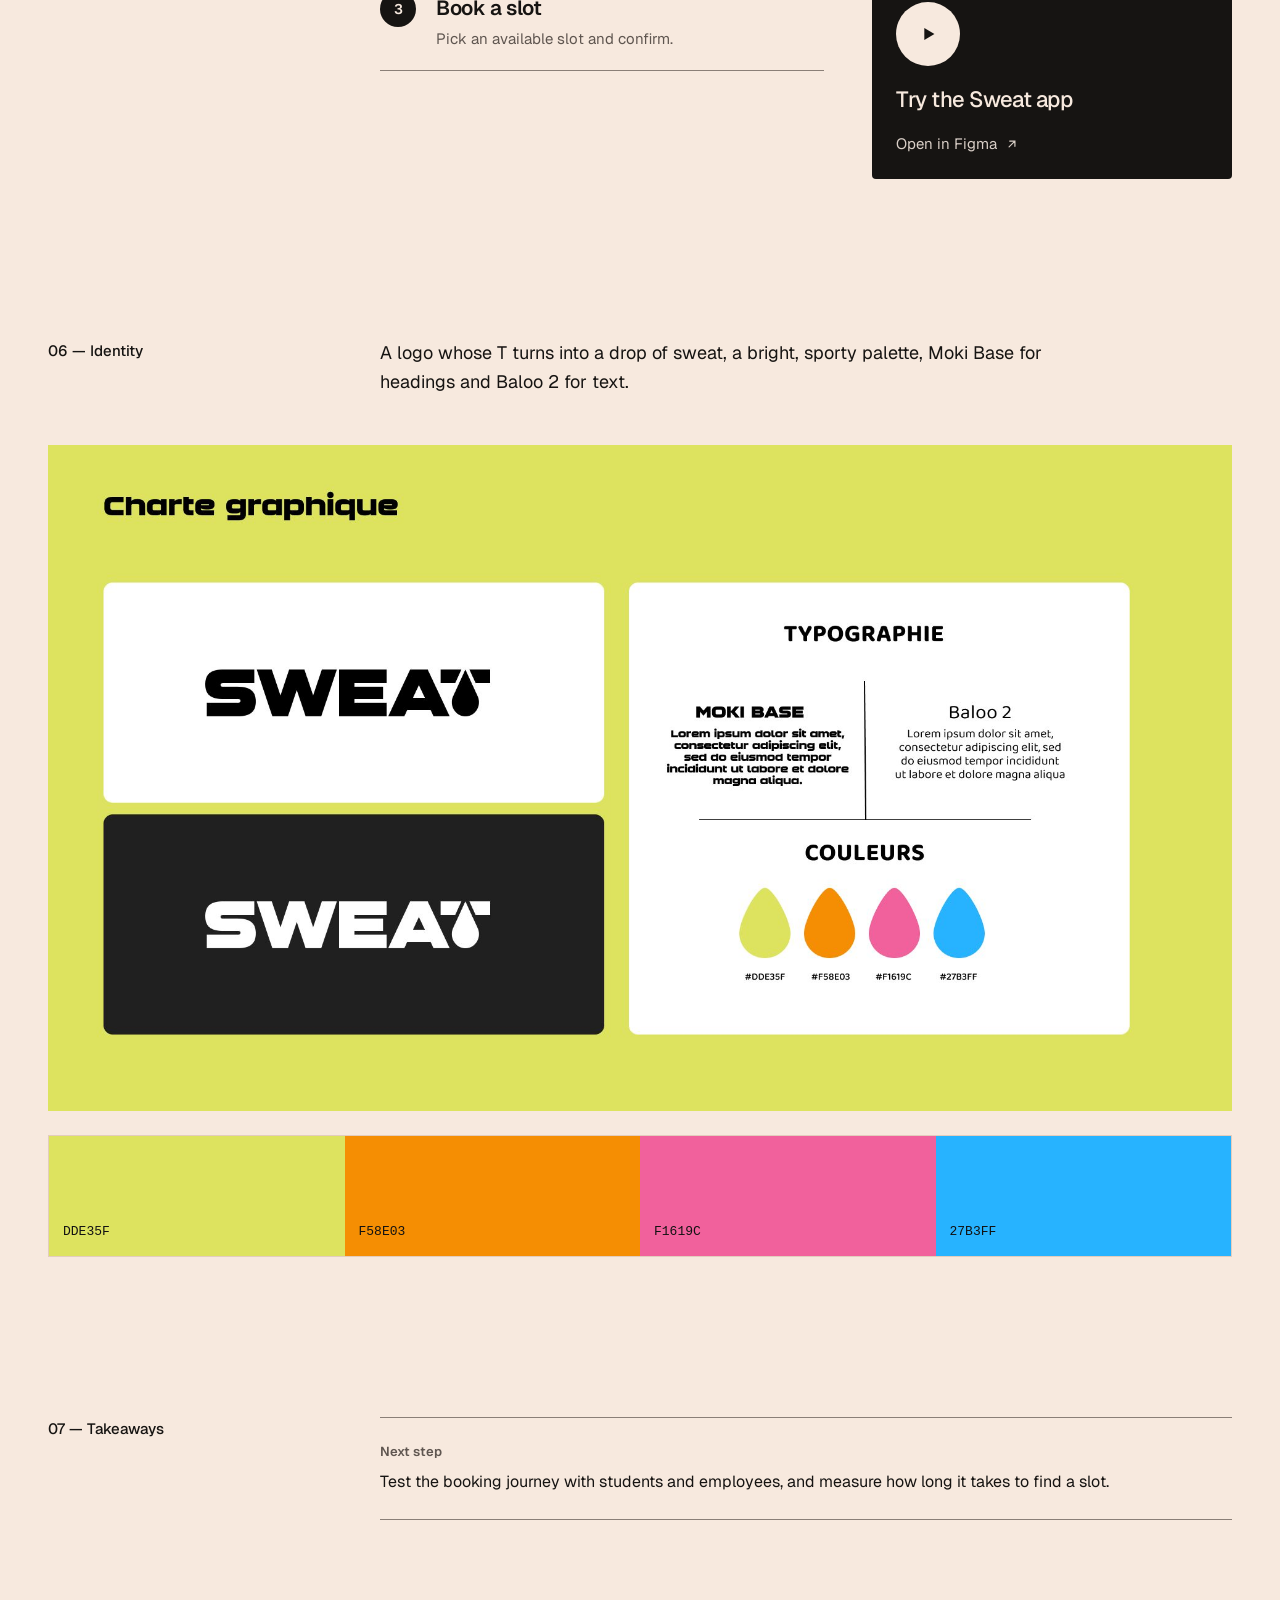
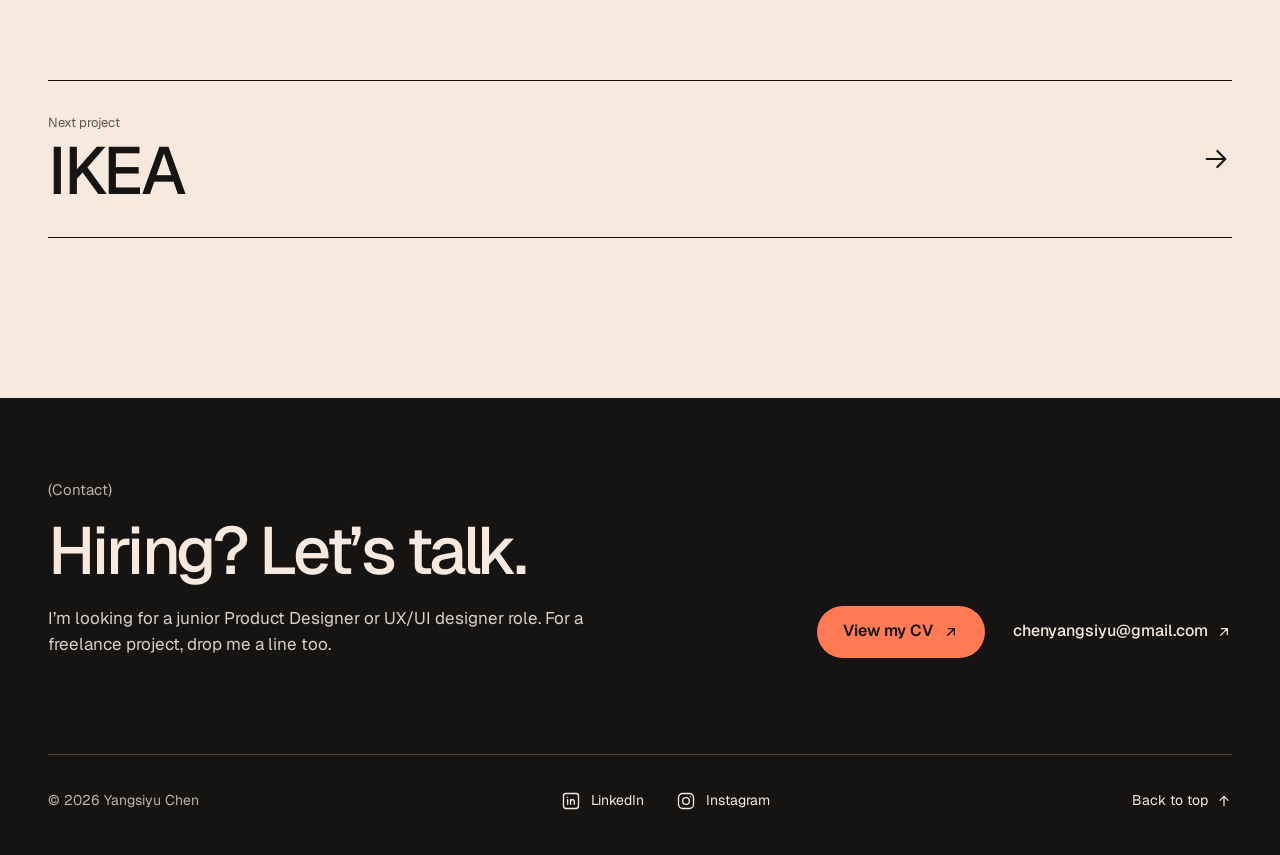
<file: en/sweat.html>
<!doctype html>
<html lang="en">
<head>
<meta charset="utf-8">
<meta name="viewport" content="width=device-width, initial-scale=1">
<title>Sweat · Yangsiyu Chen</title>
<meta name="description" content="Portfolio of Yangsiyu Chen, Product &amp; UX/UI designer in Paris: user research, prototyping, UI and accessibility.">
<meta property="og:title" content="Sweat · Yangsiyu Chen">
<meta property="og:description" content="Portfolio of Yangsiyu Chen, Product &amp; UX/UI designer in Paris: user research, prototyping, UI and accessibility.">
<meta property="og:type" content="website">
<meta name="theme-color" content="#f7e9de">
<link rel="icon" type="image/png" href="../assets/img/logo.png">
<link rel="alternate" hreflang="fr" href="../sweat.html">
<link rel="alternate" hreflang="en" href="../en/sweat.html">
<link rel="alternate" hreflang="zh-CN" href="../zh/sweat.html">
<link rel="preconnect" href="https://fonts.googleapis.com">
<link rel="preconnect" href="https://fonts.gstatic.com" crossorigin>
<link rel="stylesheet" href="https://fonts.googleapis.com/css2?family=Geist:wght@300;400;500;600&amp;family=Noto+Sans+SC:wght@400;500;600&amp;display=swap">
<link rel="stylesheet" href="../assets/css/base.css">
<link rel="stylesheet" href="../assets/css/sweat.css">
<script src="../assets/js/main.js" defer></script>
</head>
<body data-lang="en">
<div id="top" class="site" lang="en" style="background: #f7e9de; color: #161412; font-family: 'Geist', 'Noto Sans SC', system-ui, sans-serif; font-size: 16px; line-height: 1.55; min-height: 100%; overflow-x: hidden">
<div class="wrap" style="padding-top: 28px">

<header class="hdr">
<div class="hdr-logo"><a href="index.html" class="logo-link"><img src="../assets/img/logo.png" alt="Yangsiyu Chen" style="width: auto; display: block"></a></div>
<nav aria-label="Main navigation" class="hdr-nav">
<a href="index.html#projets" class="nav-link" aria-current="page" style="font-weight: 600">Work</a>
<a href="index.html#parcours" class="nav-link">Experience</a>
<a href="../assets/cv/CV_Yangsiyu_CHEN_EN.pdf" class="nav-link" target="_blank" rel="noopener">CV</a>
<a href="#contact" class="nav-link">Contact</a>
</nav>
<div role="group" aria-label="Language" class="hdr-lang">

<button type="button" class="lang-btn" data-lang="fr" data-href="../sweat.html" aria-pressed="false" style="min-width: 40px; min-height: 36px; padding: 0 6px; border: 0; border-radius: 0; background: transparent; color: #5f5650; font: inherit; font-size: 14px; font-weight: 400; text-decoration: none; text-decoration-color: #db3e1d; text-decoration-thickness: 2px; text-underline-offset: 6px; cursor: pointer">FR</button>

<button type="button" class="lang-btn" data-lang="en" data-href="../en/sweat.html" aria-pressed="true" style="min-width: 40px; min-height: 36px; padding: 0 6px; border: 0; border-radius: 0; background: transparent; color: #161412; font: inherit; font-size: 14px; font-weight: 600; text-decoration: underline; text-decoration-color: #db3e1d; text-decoration-thickness: 2px; text-underline-offset: 6px; cursor: pointer">EN</button>

<button type="button" class="lang-btn" data-lang="zh" data-href="../zh/sweat.html" aria-pressed="false" style="min-width: 40px; min-height: 36px; padding: 0 6px; border: 0; border-radius: 0; background: transparent; color: #5f5650; font: inherit; font-size: 14px; font-weight: 400; text-decoration: none; text-decoration-color: #db3e1d; text-decoration-thickness: 2px; text-underline-offset: 6px; cursor: pointer">中</button>

</div>
</header>

<section style="margin-top: 96px">
<a href="index.html" class="nav-link" style="display: inline-flex; align-items: center; gap: 8px; font-size: 15px; min-height: 44px">
<svg width="16" height="16" viewBox="0 0 24 24" fill="none" stroke="currentColor" stroke-width="1.8" stroke-linecap="round" stroke-linejoin="round" aria-hidden="true"><path d="M19 12H5M11 6l-6 6 6 6"></path></svg>All projects</a>
<p style="margin: 40px 0 16px; display: flex; align-items: center; gap: 8px; font-size: 14px; font-weight: 500"><span aria-hidden="true" style="flex-shrink: 0; width: 8px; height: 8px; border-radius: 999px; background: #e9a23b"></span>Product design · Mobile app</p>
<h1 class="t-display">Sweat</h1>
<p class="t-lead" style="margin-top: 32px; max-width: 860px">An app to quickly find and book a place to play sport <span style="text-decoration: underline; text-decoration-color: #db3e1d; text-decoration-thickness: 0.07em; text-underline-offset: 0.14em">close to home</span>.</p>
<dl class="meta">
<div><dt style="font-size: 13px; color: #5f5650">Contribution</dt><dd style="margin: 4px 0 0">Research, personas, concept, prototype and identity</dd></div>
<div><dt style="font-size: 13px; color: #5f5650">Type</dt><dd style="margin: 4px 0 0">School project · Mobile app</dd></div>
<div><dt style="font-size: 13px; color: #5f5650">Data</dt><dd style="margin: 4px 0 0">Data ES · French Ministry of Sport</dd></div>
</dl>
</section>
</div>

<div data-par="1" style="margin-top: 48px; width: 100%; aspect-ratio: 16 / 9; max-height: 900px; overflow: hidden; background: #2f4a3c">
<img src="../assets/img/sweat/sweat-9.jpg" alt="Yellow Sweat logo over a photo of padel players at the net" style="width: 100%; height: 100%; display: block; object-fit: cover; transform: translateY(0.0px) scale(1.12); will-change: transform" data-k="50">
</div>

<div class="wrap">

<section aria-labelledby="s1" class="mt-l">
<div class="split">
<h2 id="s1" class="t-label">01 — The problem</h2>
<div style="min-width: 0">
<p class="t-statement">Doing sport is easy. Finding where to do it, much less so.</p>
<p class="t-body" style="margin-top: 24px">Information about gyms and courts is scattered across websites and posters. Finding a slot often means comparing, calling and starting over.</p>
</div>
</div>
<div style="margin-top: 48px; padding: 32px; background: #161412; color: #f7e9de">
<p style="margin: 0; font-size: 13px; font-weight: 600; color: #ff8a66">Problem statement</p>
<p class="t-statement" style="margin-top: 12px; max-width: 980px">How might we help people quickly find a suitable, reliable place to play sport close to home, without wasting time on scattered websites or calling different venues?</p>
</div>
</section>

<section aria-labelledby="s2" class="mt-l">
<div class="split">
<h2 id="s2" class="t-label">02 — The data</h2>
<div style="min-width: 0">
<p class="t-statement">Built on an official, reliable source.</p>
<p class="t-body" style="margin-top: 24px">The app relies on Data ES, the French Ministry of Sport’s official database of sports facilities.</p>
</div>
</div>
<div class="g3 mt-m">

<div class="card lift">
<p class="t-h1" style="color: #b5301a">330,000+</p>
<p style="margin: 12px 0 0; font-size: 16px">sports facilities and venues listed</p>
</div>

<div class="card lift">
<p class="t-h1" style="color: #b5301a">Since 2005</p>
<p style="margin: 12px 0 0; font-size: 16px">a database updated daily</p>
</div>

<div class="card lift">
<p class="t-h1" style="color: #b5301a">All of France</p>
<p style="margin: 12px 0 0; font-size: 16px">mainland and overseas territories</p>
</div>

</div>
<p style="margin: 16px 0 0; font-size: 15px; color: #5f5650">Source: Data ES, French Ministry of Sport.</p>
</section>

<section aria-labelledby="s3" class="mt-l">
<div class="split">
<h2 id="s3" class="t-label">03 — Personas</h2>
<div style="min-width: 0">
<p class="t-statement">Two profiles, one shared wish: get moving without the hassle.</p>
<p class="t-body" style="margin-top: 24px">A student who wants to play sport with friends, and an employee looking for a routine close to home. Their blockers overlap: little visibility, price, scattered information.</p>
</div>
</div>
<div class="g2 mt-m" style="gap: 24px">

<article class="persona lift">
<div class="persona-a">
<h3 class="t-h3">Sarah Dupont</h3>
<p style="margin: 4px 0 0; font-size: 15px; color: #d9cfc7">22 · film student · Paris</p>
<p style="margin: 20px 0 0; font-size: 20px; font-weight: 500; line-height: 1.35; letter-spacing: -0.01em">“For me, sport is mostly a way to spend time with my friends and switch off from classes.”</p>
</div>
<div class="persona-b">
<div style="min-width: 0">
<p class="t-over">Frustrations</p>
<ul style="margin: 10px 0 0; padding: 0; list-style: none; display: flex; flex-direction: column; gap: 8px; font-size: 15px; line-height: 1.45">

<li style="display: flex; gap: 10px"><span aria-hidden="true" style="flex-shrink: 0; margin-top: 8px; width: 7px; height: 7px; background: #b5301a"></span><span>Limited or no sports facilities at her school</span></li>

<li style="display: flex; gap: 10px"><span aria-hidden="true" style="flex-shrink: 0; margin-top: 8px; width: 7px; height: 7px; background: #b5301a"></span><span>Prices too high for a student budget</span></li>

<li style="display: flex; gap: 10px"><span aria-hidden="true" style="flex-shrink: 0; margin-top: 8px; width: 7px; height: 7px; background: #b5301a"></span><span>Information scattered across websites and posters</span></li>

</ul>
</div>
<div style="min-width: 0">
<p class="t-over">Needs</p>
<ul style="margin: 10px 0 0; padding: 0; list-style: none; display: flex; flex-direction: column; gap: 8px; font-size: 15px; line-height: 1.45">

<li style="display: flex; gap: 10px"><span aria-hidden="true" style="flex-shrink: 0; margin-top: 7px; width: 8px; height: 8px; border-radius: 999px; background: #2e6b66"></span><span>Easily book courts to play with friends</span></li>

<li style="display: flex; gap: 10px"><span aria-hidden="true" style="flex-shrink: 0; margin-top: 7px; width: 8px; height: 8px; border-radius: 999px; background: #2e6b66"></span><span>Find accessible, affordable venues in Paris</span></li>

<li style="display: flex; gap: 10px"><span aria-hidden="true" style="flex-shrink: 0; margin-top: 7px; width: 8px; height: 8px; border-radius: 999px; background: #2e6b66"></span><span>A variety of team sports</span></li>

</ul>
</div>
</div>
</article>

<article class="persona lift">
<div class="persona-a">
<h3 class="t-h3">Julien Martin</h3>
<p style="margin: 4px 0 0; font-size: 15px; color: #d9cfc7">42 · communications officer · Val-de-Marne</p>
<p style="margin: 20px 0 0; font-size: 20px; font-weight: 500; line-height: 1.35; letter-spacing: -0.01em">“After work, I’d like a simple routine to exercise and stick to it every day.”</p>
</div>
<div class="persona-b">
<div style="min-width: 0">
<p class="t-over">Frustrations</p>
<ul style="margin: 10px 0 0; padding: 0; list-style: none; display: flex; flex-direction: column; gap: 8px; font-size: 15px; line-height: 1.45">

<li style="display: flex; gap: 10px"><span aria-hidden="true" style="flex-shrink: 0; margin-top: 8px; width: 7px; height: 7px; background: #b5301a"></span><span>Little visibility on facilities near home</span></li>

<li style="display: flex; gap: 10px"><span aria-hidden="true" style="flex-shrink: 0; margin-top: 8px; width: 7px; height: 7px; background: #b5301a"></span><span>Memberships that are expensive or too rigid</span></li>

</ul>
</div>
<div style="min-width: 0">
<p class="t-over">Needs</p>
<ul style="margin: 10px 0 0; padding: 0; list-style: none; display: flex; flex-direction: column; gap: 8px; font-size: 15px; line-height: 1.45">

<li style="display: flex; gap: 10px"><span aria-hidden="true" style="flex-shrink: 0; margin-top: 7px; width: 8px; height: 8px; border-radius: 999px; background: #2e6b66"></span><span>Sports venues less than 30 minutes from home</span></li>

<li style="display: flex; gap: 10px"><span aria-hidden="true" style="flex-shrink: 0; margin-top: 7px; width: 8px; height: 8px; border-radius: 999px; background: #2e6b66"></span><span>Varied activities so he doesn’t get bored</span></li>

<li style="display: flex; gap: 10px"><span aria-hidden="true" style="flex-shrink: 0; margin-top: 7px; width: 8px; height: 8px; border-radius: 999px; background: #2e6b66"></span><span>Clear information: price, opening hours, accessibility</span></li>

</ul>
</div>
</div>
</article>

</div>
</section>

<section aria-labelledby="s4" class="mt-l">
<div class="split">
<h2 id="s4" class="t-label">04 — The concept</h2>
<div style="min-width: 0">
<p class="t-statement">Find a slot near you in a few seconds.</p>
<p class="t-body" style="margin-top: 24px">Using Data ES, the app shows available slots at nearby gyms and courts. Tennis, boxing, squash… all the information is in one place to make booking easier.</p>
</div>
</div>
<div style="margin-top: 48px">
<div class="map" style="border-top: 1px solid #8a7f77; padding: 12px 0">
<p class="t-over">User need</p><span></span><p class="t-over">Sweat’s answer</p>
</div>

<div class="map hov">
<p style="margin: 0; font-size: 16px">Nearby, accessible venues</p>
<svg class="map-arrow" width="24" height="24" viewBox="0 0 24 24" fill="none" stroke="#b5301a" stroke-width="1.8" stroke-linecap="round" stroke-linejoin="round" aria-hidden="true"><path d="M5 12h14M13 6l6 6-6 6"></path></svg>
<p class="t-h3">Location-based search on the Data ES database</p>
</div>

<div class="map hov">
<p style="margin: 0; font-size: 16px">Clear info: price, hours, accessibility</p>
<svg class="map-arrow" width="24" height="24" viewBox="0 0 24 24" fill="none" stroke="#b5301a" stroke-width="1.8" stroke-linecap="round" stroke-linejoin="round" aria-hidden="true"><path d="M5 12h14M13 6l6 6-6 6"></path></svg>
<p class="t-h3">All the information in one place</p>
</div>

<div class="map hov">
<p style="margin: 0; font-size: 16px">Easy booking, alone or with friends</p>
<svg class="map-arrow" width="24" height="24" viewBox="0 0 24 24" fill="none" stroke="#b5301a" stroke-width="1.8" stroke-linecap="round" stroke-linejoin="round" aria-hidden="true"><path d="M5 12h14M13 6l6 6-6 6"></path></svg>
<p class="t-h3">Available slots, bookable directly</p>
</div>

<div class="map hov">
<p style="margin: 0; font-size: 16px">Variety of activities</p>
<svg class="map-arrow" width="24" height="24" viewBox="0 0 24 24" fill="none" stroke="#b5301a" stroke-width="1.8" stroke-linecap="round" stroke-linejoin="round" aria-hidden="true"><path d="M5 12h14M13 6l6 6-6 6"></path></svg>
<p class="t-h3">Filters by sport: tennis, boxing, squash…</p>
</div>

</div>
</section>

<section aria-labelledby="s5" class="mt-l">
<div class="split">
<h2 id="s5" class="t-label">05 — Prototype</h2>
<div class="proto">
<div style="min-width: 0">
<p class="t-statement">The main journey, from search to booking.</p>
<ol style="margin: 32px 0 0; padding: 0; list-style: none; border-top: 1px solid #8a7f77">

<li class="hov" style="display: flex; gap: 20px; padding: 20px 0; border-bottom: 1px solid #8a7f77">
<span class="hov-n" style="flex-shrink: 0; width: 36px; height: 36px; border-radius: 999px; background: #161412; color: #f7e9de; font-size: 14px; font-weight: 600; display: flex; align-items: center; justify-content: center">1</span>
<div style="min-width: 0">
<h3 class="t-h3" style="margin-top: 4px">Search around you</h3>
<p style="margin: 6px 0 0; font-size: 15px; color: #5f5650">See nearby gyms and courts.</p>
</div>
</li>

<li class="hov" style="display: flex; gap: 20px; padding: 20px 0; border-bottom: 1px solid #8a7f77">
<span class="hov-n" style="flex-shrink: 0; width: 36px; height: 36px; border-radius: 999px; background: #161412; color: #f7e9de; font-size: 14px; font-weight: 600; display: flex; align-items: center; justify-content: center">2</span>
<div style="min-width: 0">
<h3 class="t-h3" style="margin-top: 4px">Filter by sport and criteria</h3>
<p style="margin: 6px 0 0; font-size: 15px; color: #5f5650">Narrow down by activity, price and hours.</p>
</div>
</li>

<li class="hov" style="display: flex; gap: 20px; padding: 20px 0; border-bottom: 1px solid #8a7f77">
<span class="hov-n" style="flex-shrink: 0; width: 36px; height: 36px; border-radius: 999px; background: #161412; color: #f7e9de; font-size: 14px; font-weight: 600; display: flex; align-items: center; justify-content: center">3</span>
<div style="min-width: 0">
<h3 class="t-h3" style="margin-top: 4px">Book a slot</h3>
<p style="margin: 6px 0 0; font-size: 15px; color: #5f5650">Pick an available slot and confirm.</p>
</div>
</li>

</ol>
</div>
<a href="https://www.figma.com/proto/qNtRP2ukKgT6jcgNAPQrLd/Application-de-sport?page-id=249%3A332&amp;node-id=254-1218&amp;viewport=828%2C281%2C0.29&amp;scaling=scale-down&amp;content-scaling=fixed&amp;starting-point-node-id=254%3A1218&amp;show-proto-sidebar=1" target="_blank" rel="noopener" class="proto-card" style="width: 100%; max-width: 360px; aspect-ratio: 9 / 16; border-radius: 4px; background: #161412; color: #f7e9de; text-decoration: none; display: flex; flex-direction: column; justify-content: space-between; padding: 24px">
<span style="font-size: 13px; color: #bdb3ab">Figma · Interactive prototype</span>
<span style="display: flex; flex-direction: column; align-items: flex-start; gap: 20px">
<span class="play" aria-hidden="true" style="width: 64px; height: 64px; border-radius: 999px; background: #f7e9de; color: #161412; display: flex; align-items: center; justify-content: center">
<svg width="22" height="22" viewBox="0 0 24 24" fill="currentColor" aria-hidden="true"><path d="M8 5.5v13l11-6.5z"></path></svg></span>
<span style="font-size: 22px; font-weight: 500; line-height: 1.2; letter-spacing: -0.02em">Try the Sweat app</span>
<span style="display: inline-flex; align-items: center; gap: 8px; font-size: 15px; color: #d9cfc7">Open in Figma
<svg width="14" height="14" viewBox="0 0 24 24" fill="none" stroke="currentColor" stroke-width="2" stroke-linecap="round" aria-hidden="true"><path d="M7 17L17 7M8 7h9v9"></path></svg></span>
</span>
</a>
</div>
</div>
</section>

<section aria-labelledby="s6" class="mt-l">
<div class="split">
<h2 id="s6" class="t-label">06 — Identity</h2>
<p class="t-body">A logo whose T turns into a drop of sweat, a bright, sporty palette, Moki Base for headings and Baloo 2 for text.</p>
</div>
<div class="zoom mt-m"><img src="../assets/img/sweat/sweat-21.jpg" alt="Sweat brand guidelines: logo in black and white, Moki Base and Baloo 2 typefaces, four colours" style="width: 100%; display: block; aspect-ratio: 16 / 9; object-fit: cover"></div>
<ul aria-label="Sweat palette" class="palette" style="margin-top: 24px">
<li style="background: #dde35f">DDE35F</li>
<li style="background: #f58e03">F58E03</li>
<li style="background: #f1619c">F1619C</li>
<li style="background: #27b3ff">27B3FF</li>
</ul>
</section>

<section aria-labelledby="s7" class="mt-l split">
<h2 id="s7" class="t-label">07 — Takeaways</h2>
<div class="g2" style="gap: 0 24px; border-top: 1px solid #8a7f77">
<div style="padding: 24px 0; border-bottom: 1px solid #8a7f77; min-width: 0">
<p class="t-over">Next step</p>
<p style="margin: 8px 0 0">Test the booking journey with students and employees, and measure how long it takes to find a slot.</p>
</div>
</div>
</section>

<a href="ikea.html" class="next-link mt-l" style="display: flex; justify-content: space-between; align-items: center; gap: 24px; padding: 32px 0; border-top: 1px solid #161412; border-bottom: 1px solid #161412; color: #161412; text-decoration: none">
<span style="min-width: 0">
<span class="next-sub" style="display: block; font-size: 13px; color: #5f5650">Next project</span>
<span class="t-h1" style="display: block; margin-top: 4px">IKEA</span>
</span>
<svg width="32" height="32" viewBox="0 0 24 24" fill="none" stroke="currentColor" stroke-width="1.6" stroke-linecap="round" stroke-linejoin="round" aria-hidden="true" style="flex-shrink: 0"><path d="M5 12h14M13 6l6 6-6 6"></path></svg>
</a>
</div>

<footer id="contact" class="mt-l" style="background: #161412; color: #f7e9de">
<div class="foot-in">
<div style="display: flex; flex-wrap: wrap; justify-content: space-between; align-items: flex-end; gap: 32px">
<div style="flex: 1 1 480px; min-width: 0">
<p style="margin: 0; font-size: 15px; color: #bdb3ab">(Contact)</p>
<h2 class="t-h1" style="margin-top: 16px">Hiring? Let’s talk.</h2>
<p style="margin: 20px 0 0; max-width: 560px; font-size: 17px; color: #d9cfc7">I’m looking for a junior Product Designer or UX/UI designer role. For a freelance project, drop me a line too.</p>
</div>
<div style="display: flex; flex-wrap: wrap; align-items: center; gap: 12px 28px; min-width: 0">
<a href="../assets/cv/CV_Yangsiyu_CHEN_EN.pdf" target="_blank" rel="noopener" class="foot-btn" style="display: inline-flex; align-items: center; gap: 10px; min-height: 52px; padding: 0 26px; border-radius: 999px; background: #ff7a55; color: #161412; font-weight: 600; text-decoration: none">View my CV
<svg width="16" height="16" viewBox="0 0 24 24" fill="none" stroke="currentColor" stroke-width="2" stroke-linecap="round" stroke-linejoin="round" aria-hidden="true"><path d="M7 17L17 7M8 7h9v9"></path></svg></a>
<a href="mailto:chenyangsiyu@gmail.com" class="foot-text" style="display: inline-flex; align-items: center; gap: 8px; min-height: 48px; font-weight: 500; overflow-wrap: anywhere">chenyangsiyu@gmail.com
<svg width="16" height="16" viewBox="0 0 24 24" fill="none" stroke="currentColor" stroke-width="1.8" stroke-linecap="round" stroke-linejoin="round" aria-hidden="true"><path d="M7 17L17 7M8 7h9v9"></path></svg></a>
</div>
</div>
<div style="margin-top: 96px; padding-top: 24px; border-top: 1px solid #4a423d; display: flex; flex-wrap: wrap; justify-content: space-between; align-items: center; gap: 16px 32px; font-size: 14px">
<span style="color: #bdb3ab">© 2026 Yangsiyu Chen</span>
<ul aria-label="Social media" style="margin: 0; padding: 0; list-style: none; display: flex; flex-wrap: wrap; gap: 8px 32px">
<li><a href="https://www.linkedin.com/in/yangsiyu-chen-5bbab8222" class="foot-link" style="display: inline-flex; align-items: center; gap: 10px; min-height: 44px">
<svg width="20" height="20" viewBox="0 0 24 24" fill="none" stroke="currentColor" stroke-width="1.6" stroke-linecap="round" stroke-linejoin="round" aria-hidden="true"><rect x="3" y="3" width="18" height="18" rx="3"></rect><path d="M8 10.5V16M8 7.5v.1M11.5 16v-5.5M11.5 13c0-1.7 1-2.6 2.3-2.6s2.2.9 2.2 2.6V16"></path></svg>LinkedIn</a></li>
<li><a href="https://www.instagram.com/cysy.crea/" class="foot-link" style="display: inline-flex; align-items: center; gap: 10px; min-height: 44px">
<svg width="20" height="20" viewBox="0 0 24 24" fill="none" stroke="currentColor" stroke-width="1.6" stroke-linecap="round" stroke-linejoin="round" aria-hidden="true"><rect x="3" y="3" width="18" height="18" rx="5"></rect><circle cx="12" cy="12" r="4"></circle><path d="M17.3 6.7v.1"></path></svg>Instagram</a></li>
</ul>
<a href="#top" class="foot-link" style="display: inline-flex; align-items: center; gap: 8px; min-height: 44px">Back to top
<svg width="16" height="16" viewBox="0 0 24 24" fill="none" stroke="currentColor" stroke-width="1.8" stroke-linecap="round" stroke-linejoin="round" aria-hidden="true"><path d="M12 19V5M6 11l6-6 6 6"></path></svg></a>
</div>
</div>
</footer>
</div>
</body>
</html>
</file>
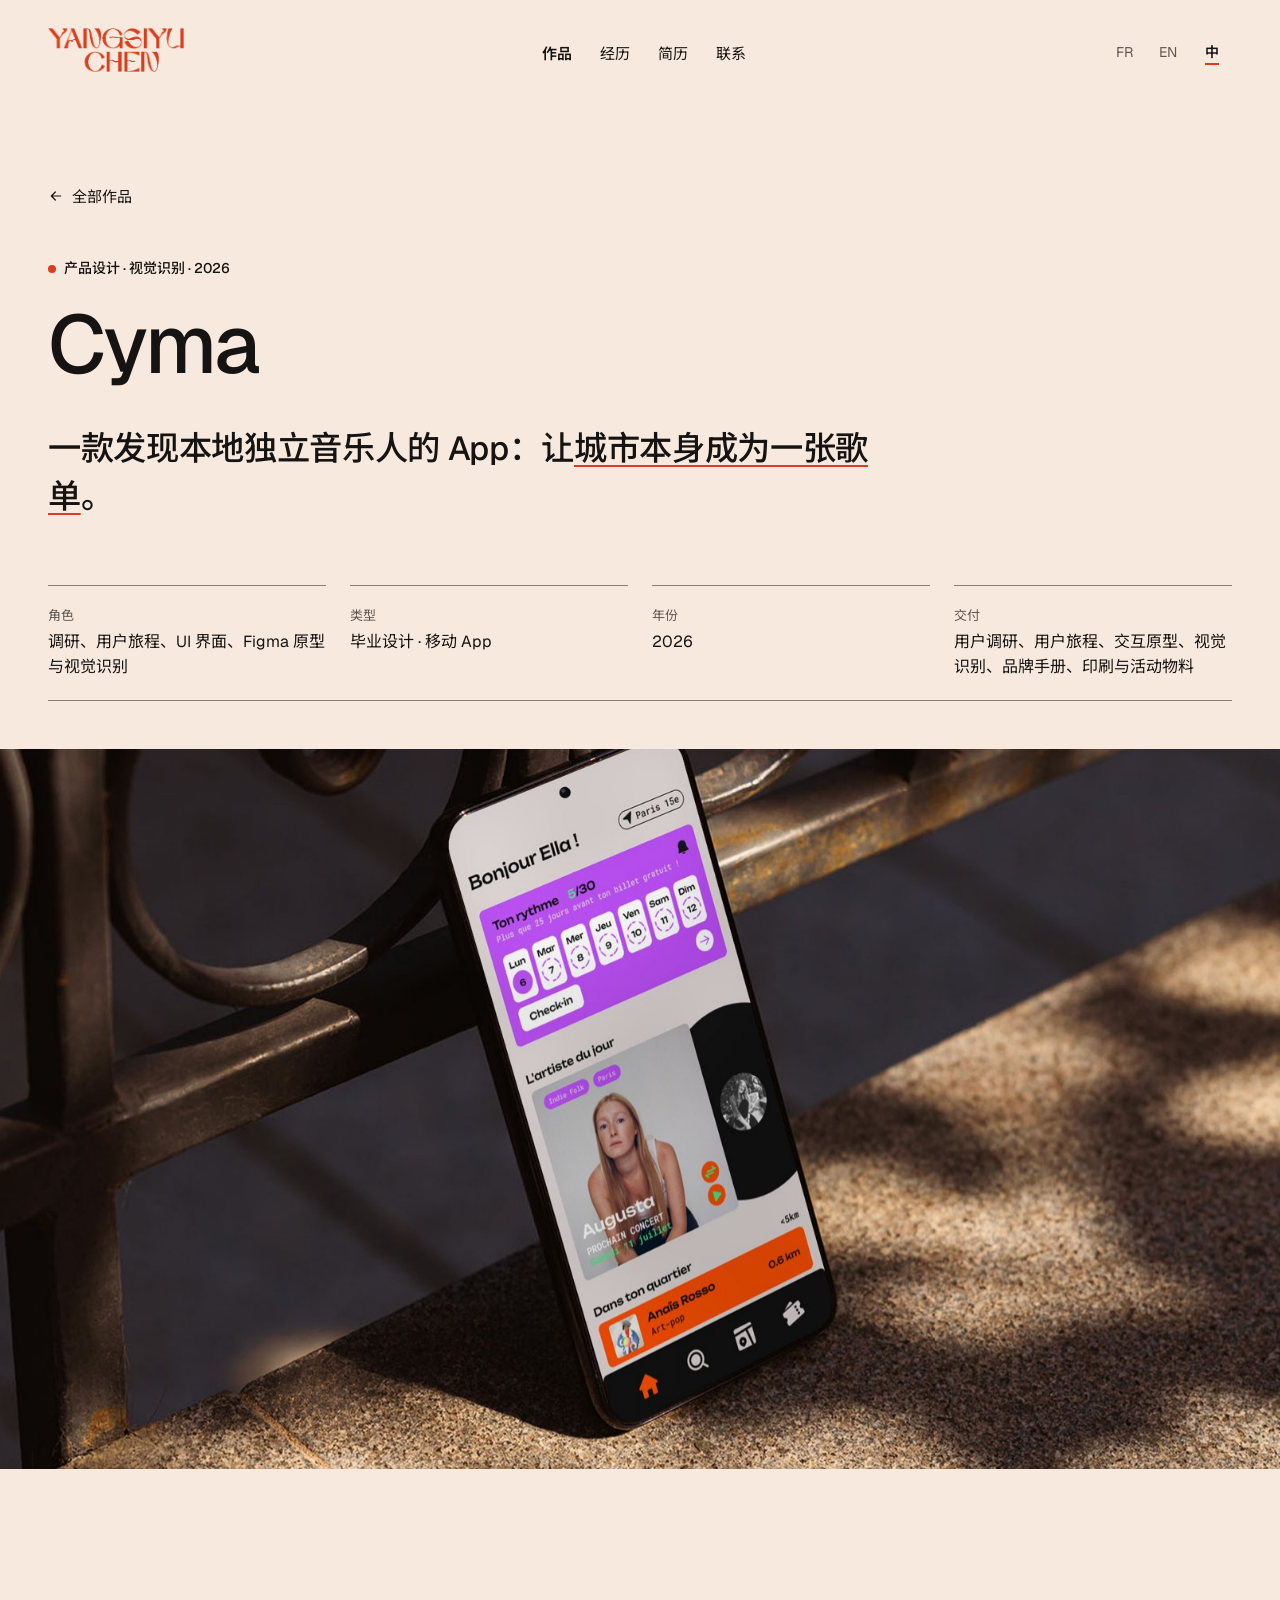
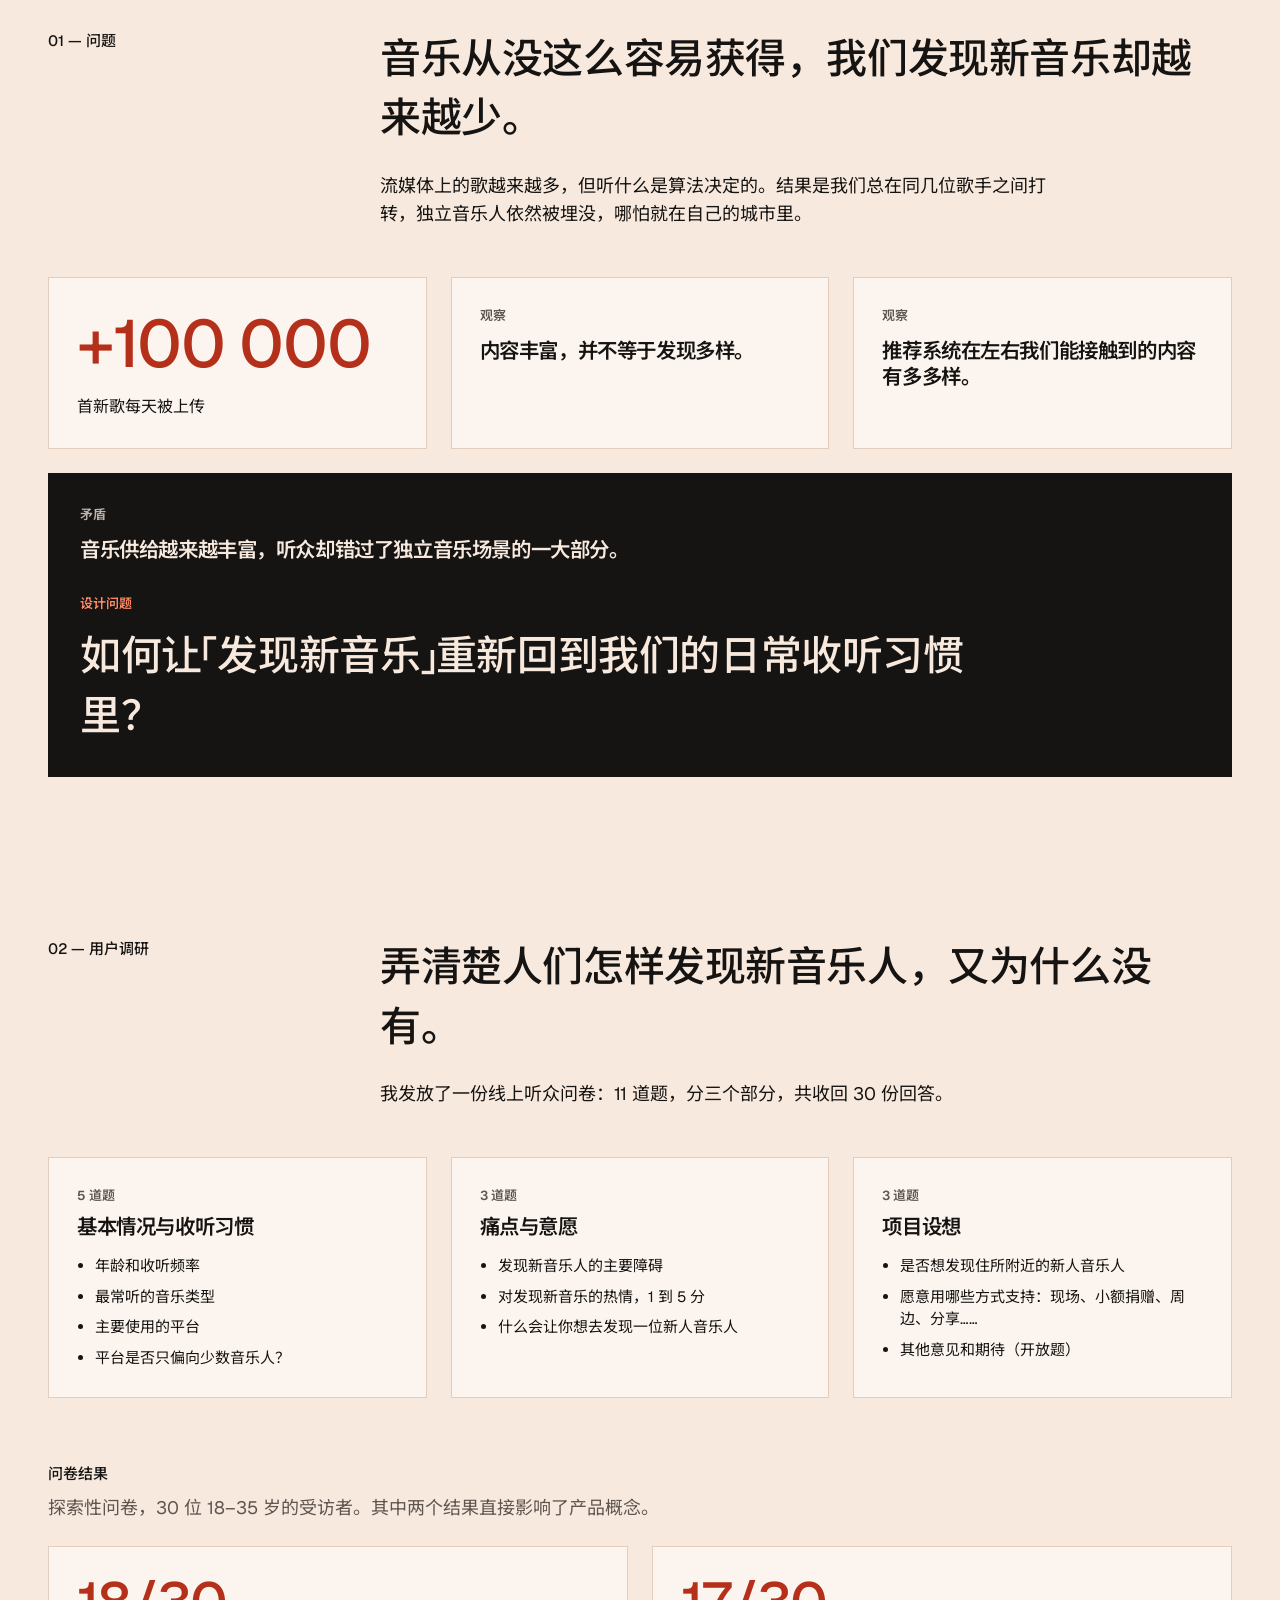
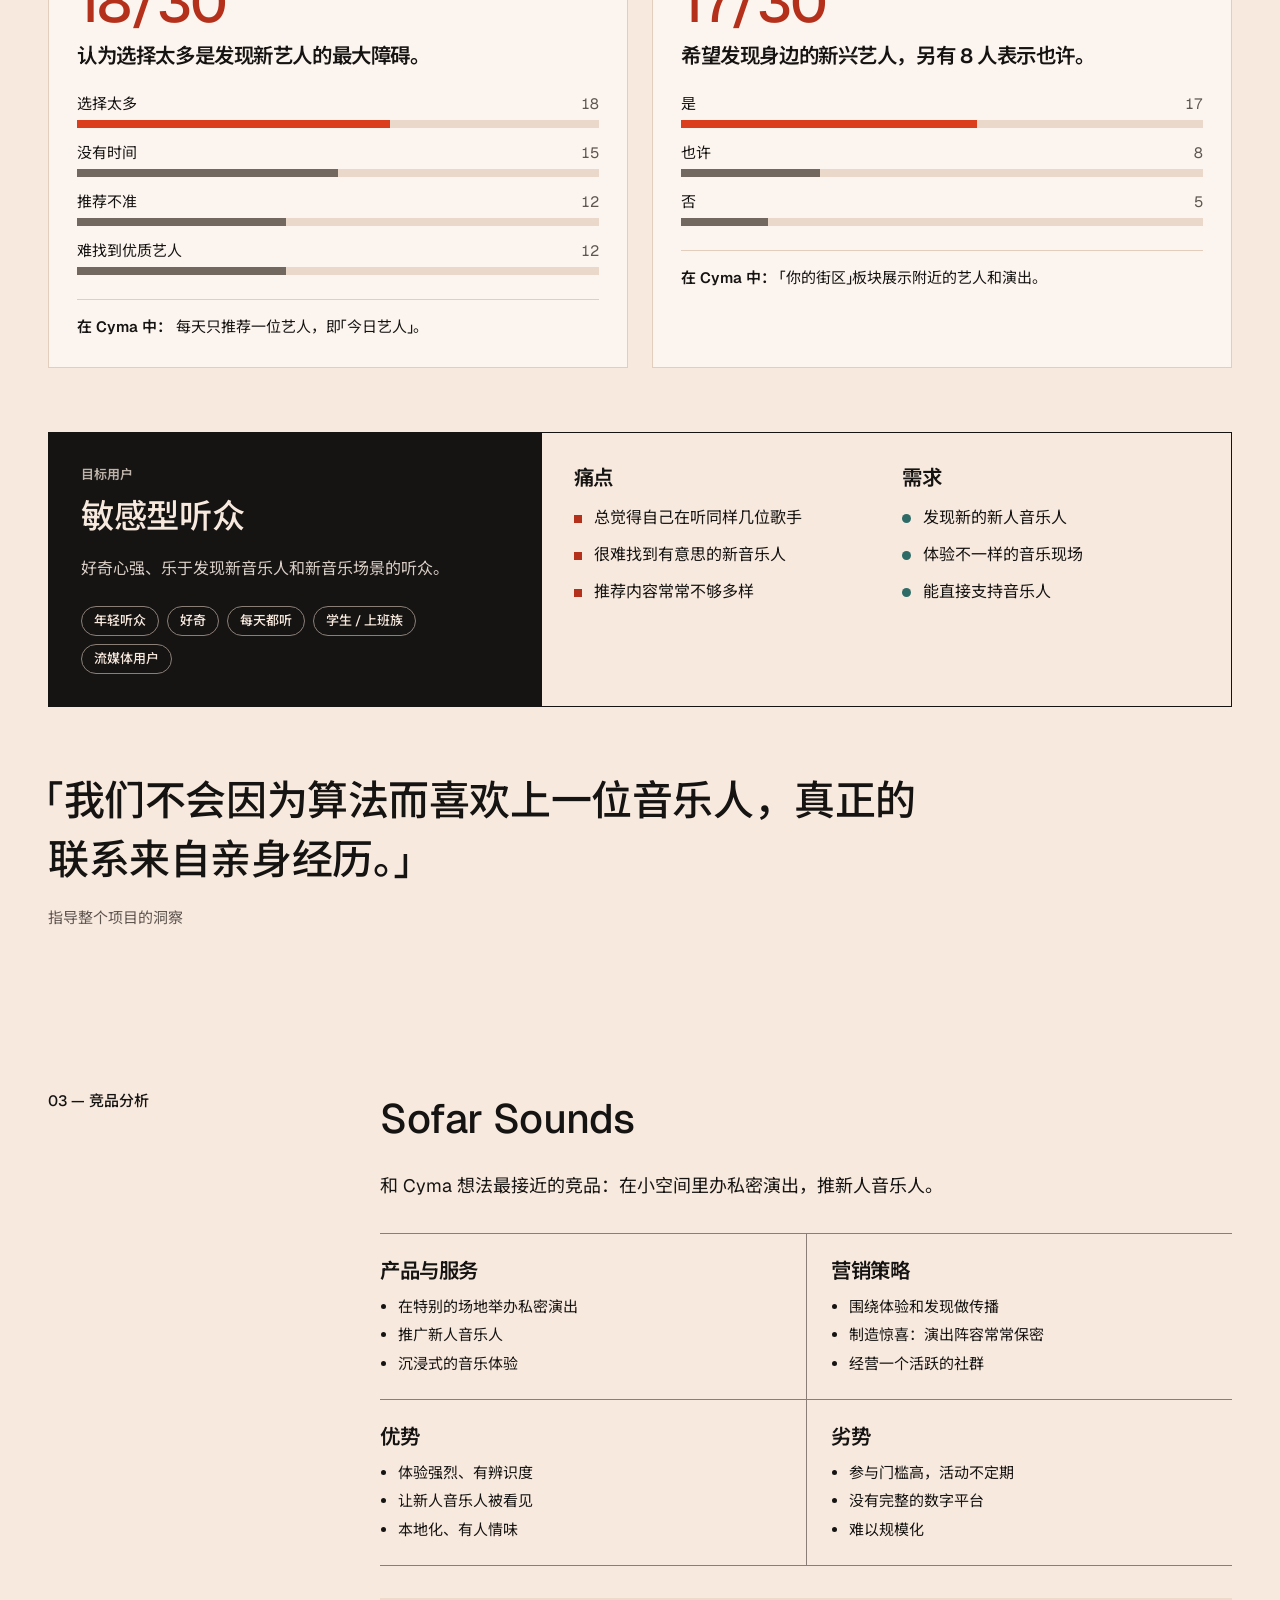
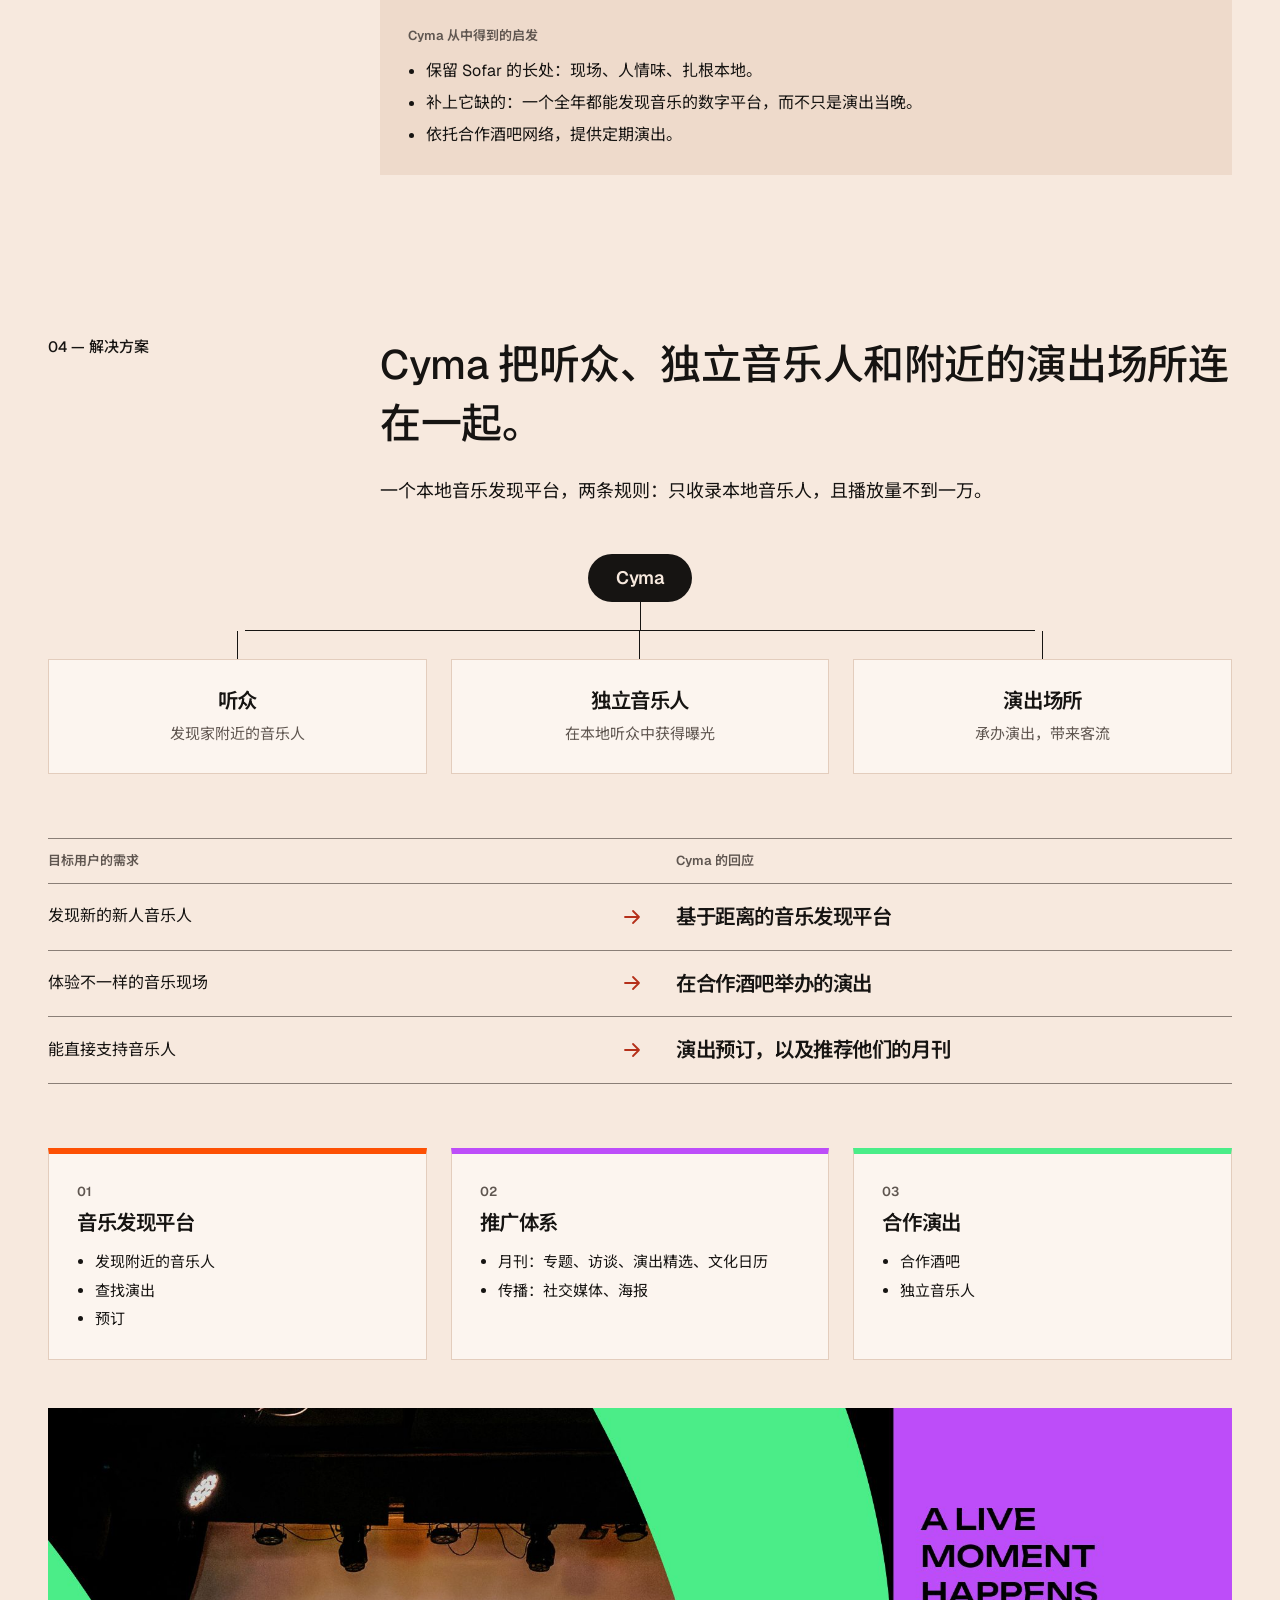
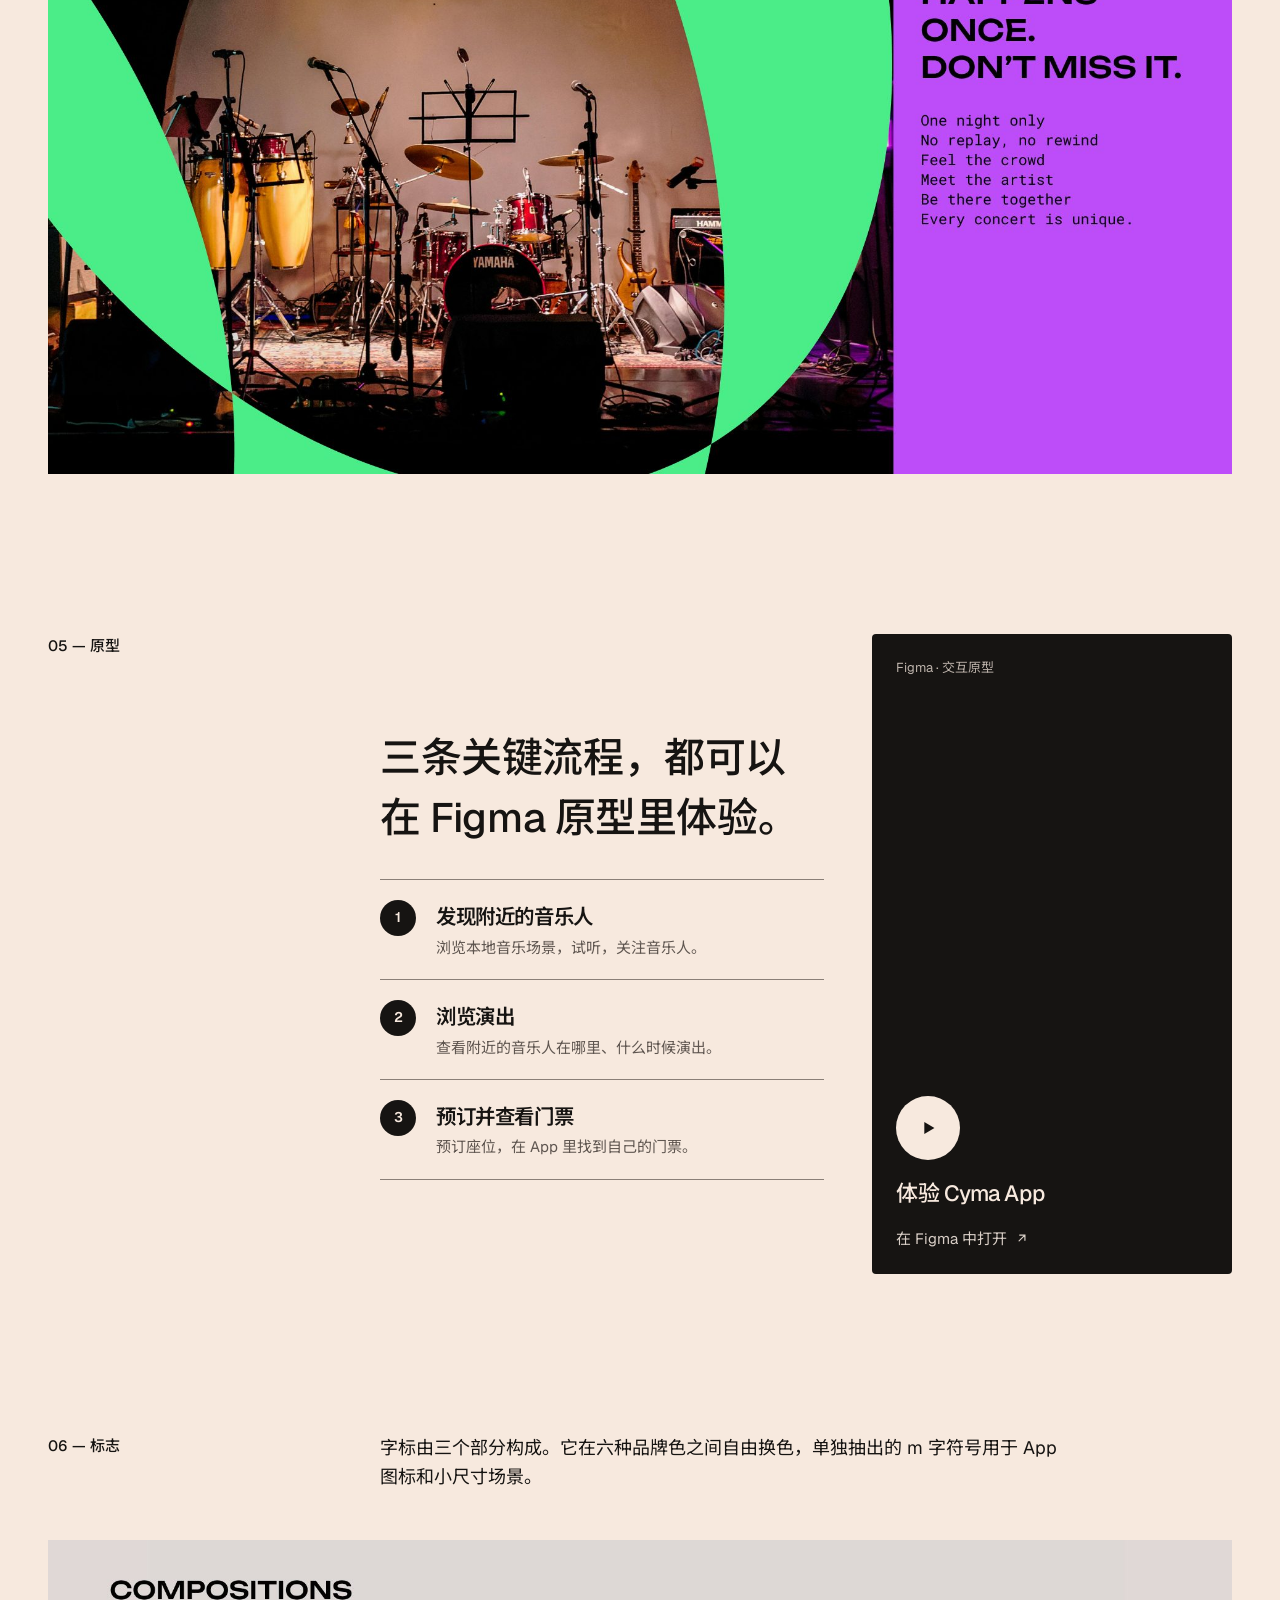
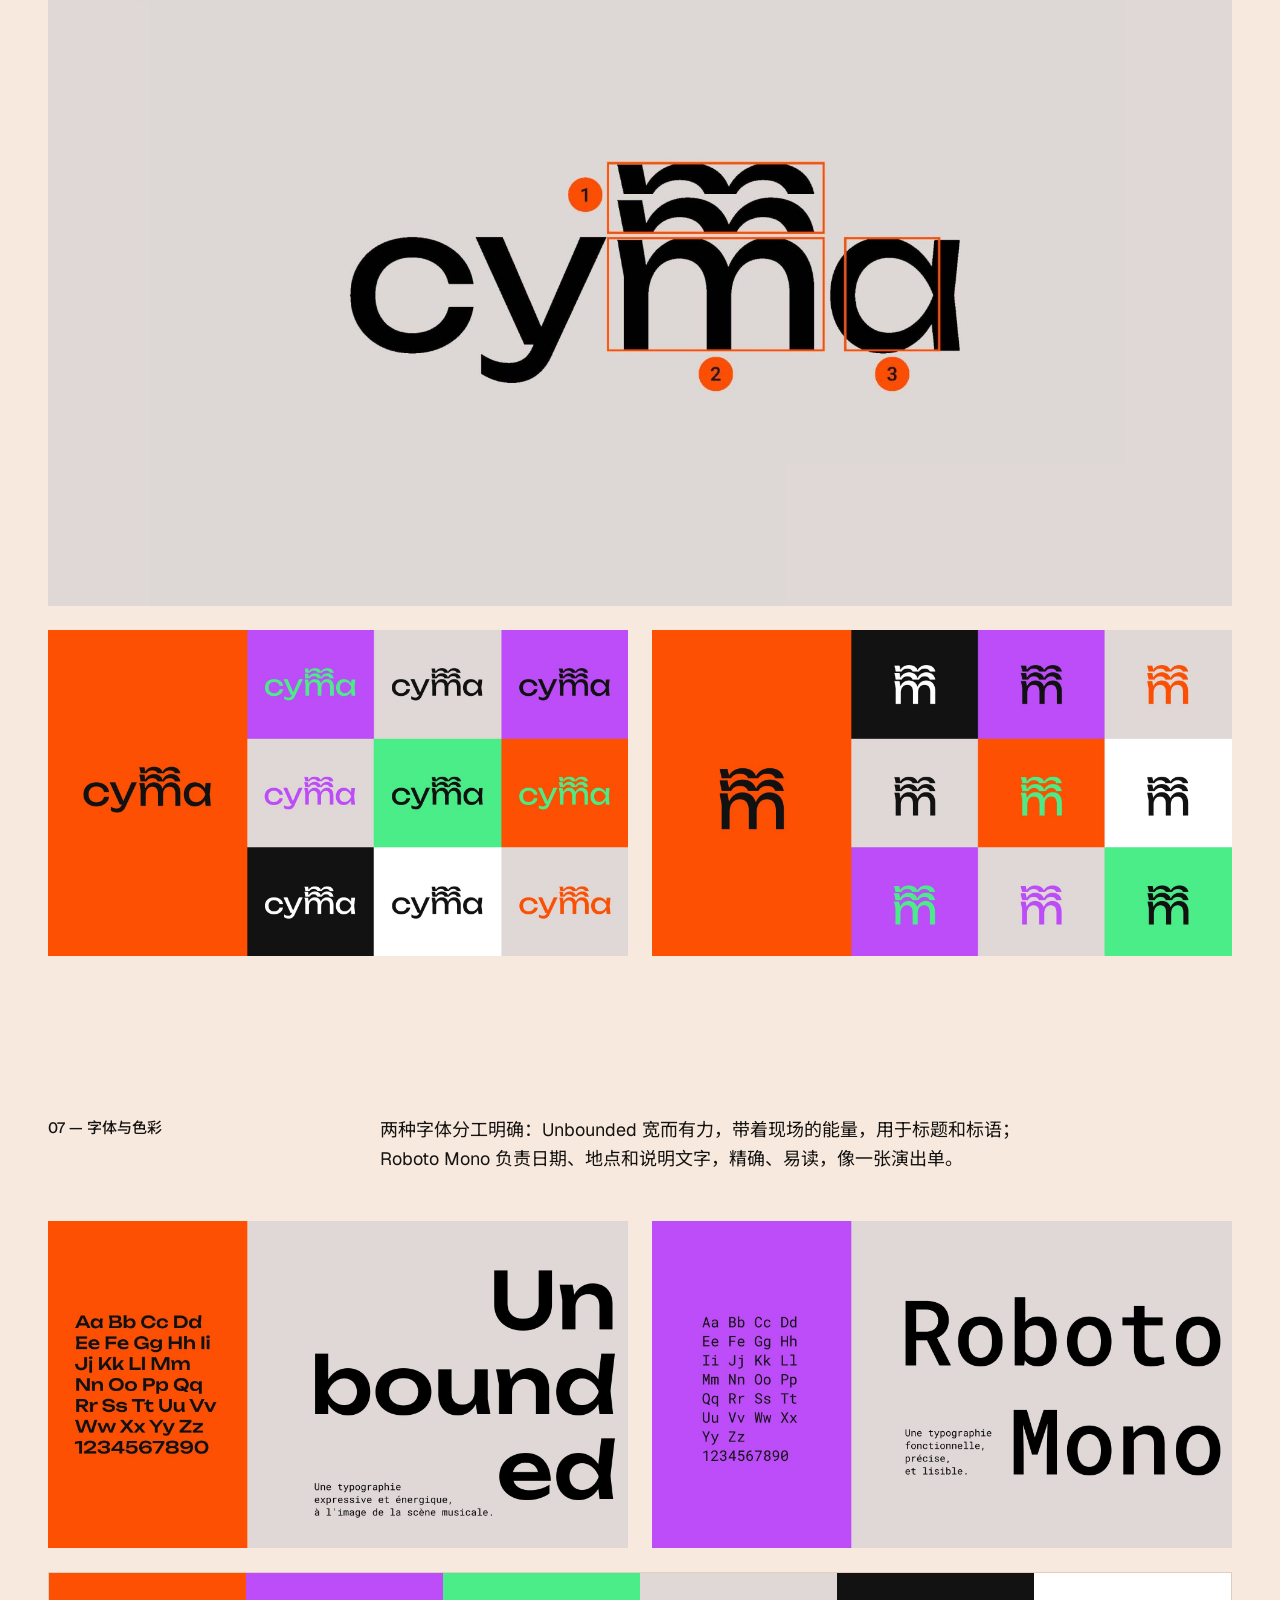
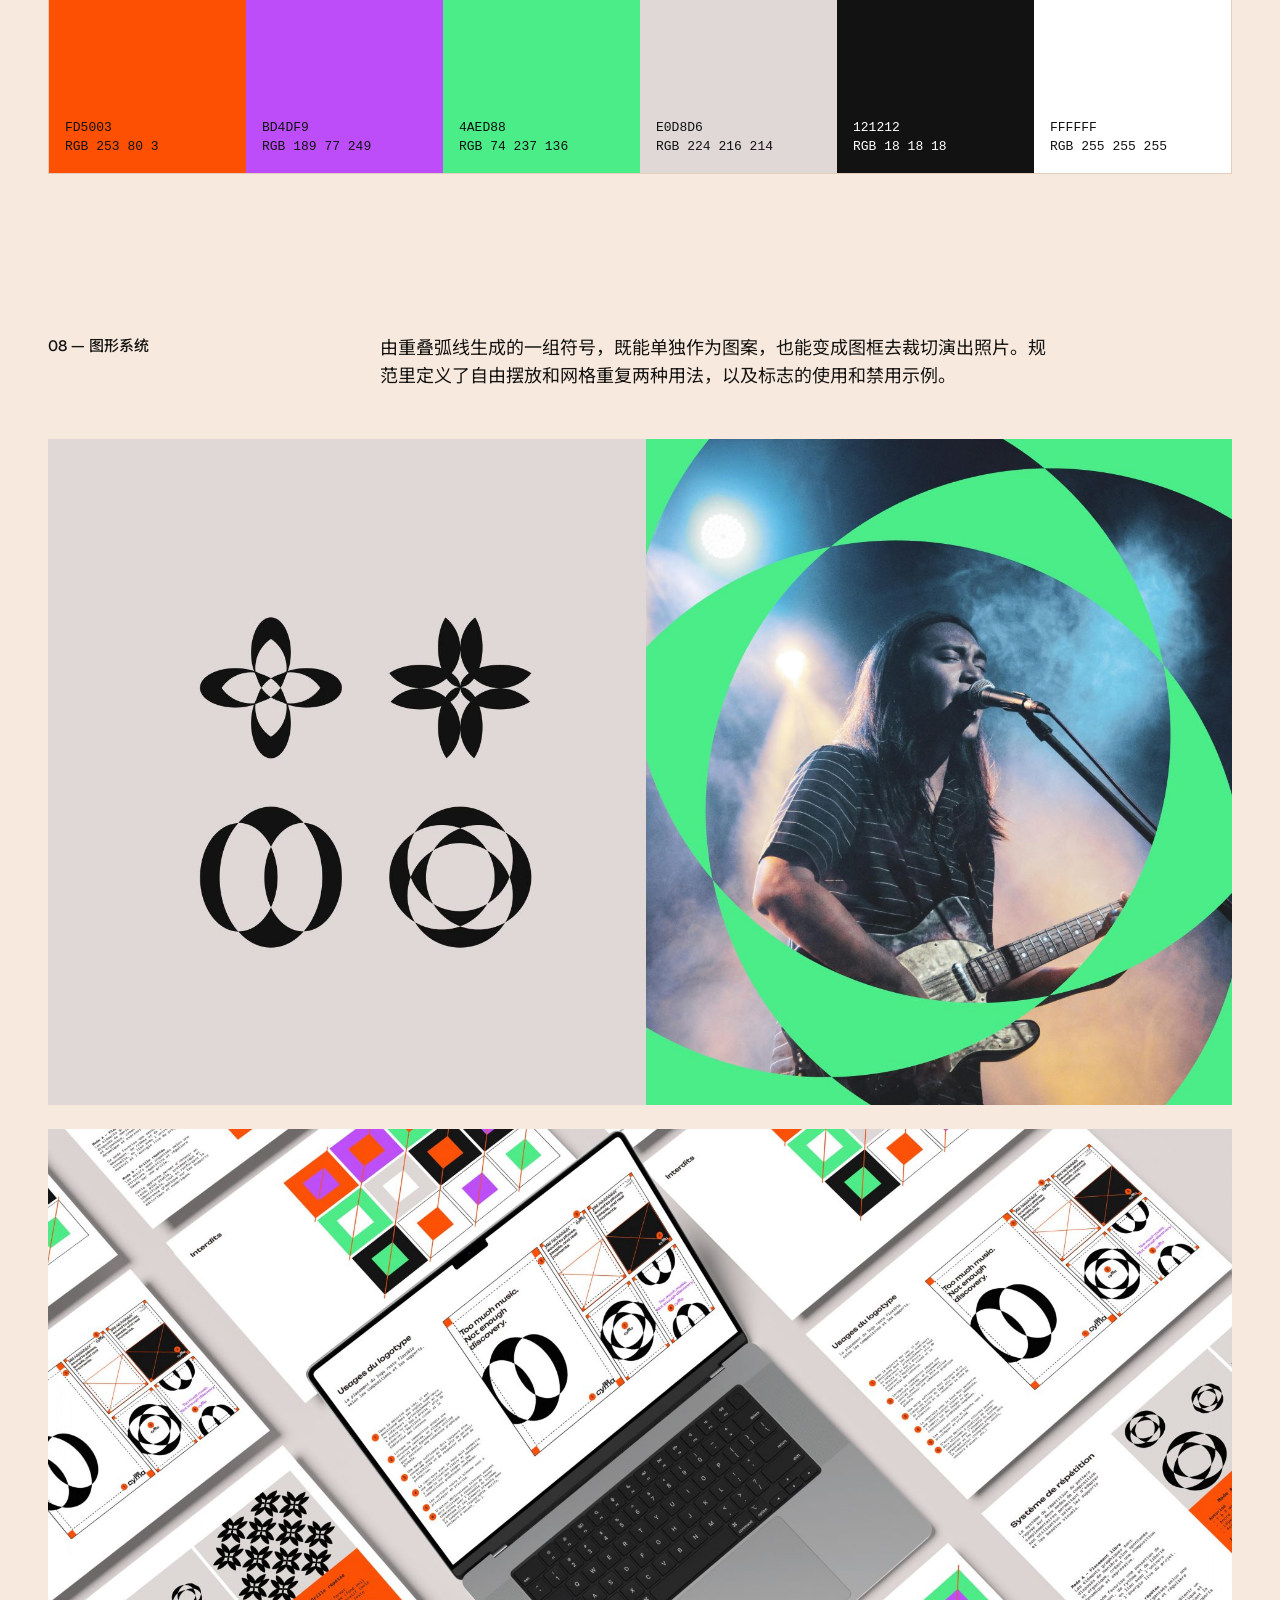
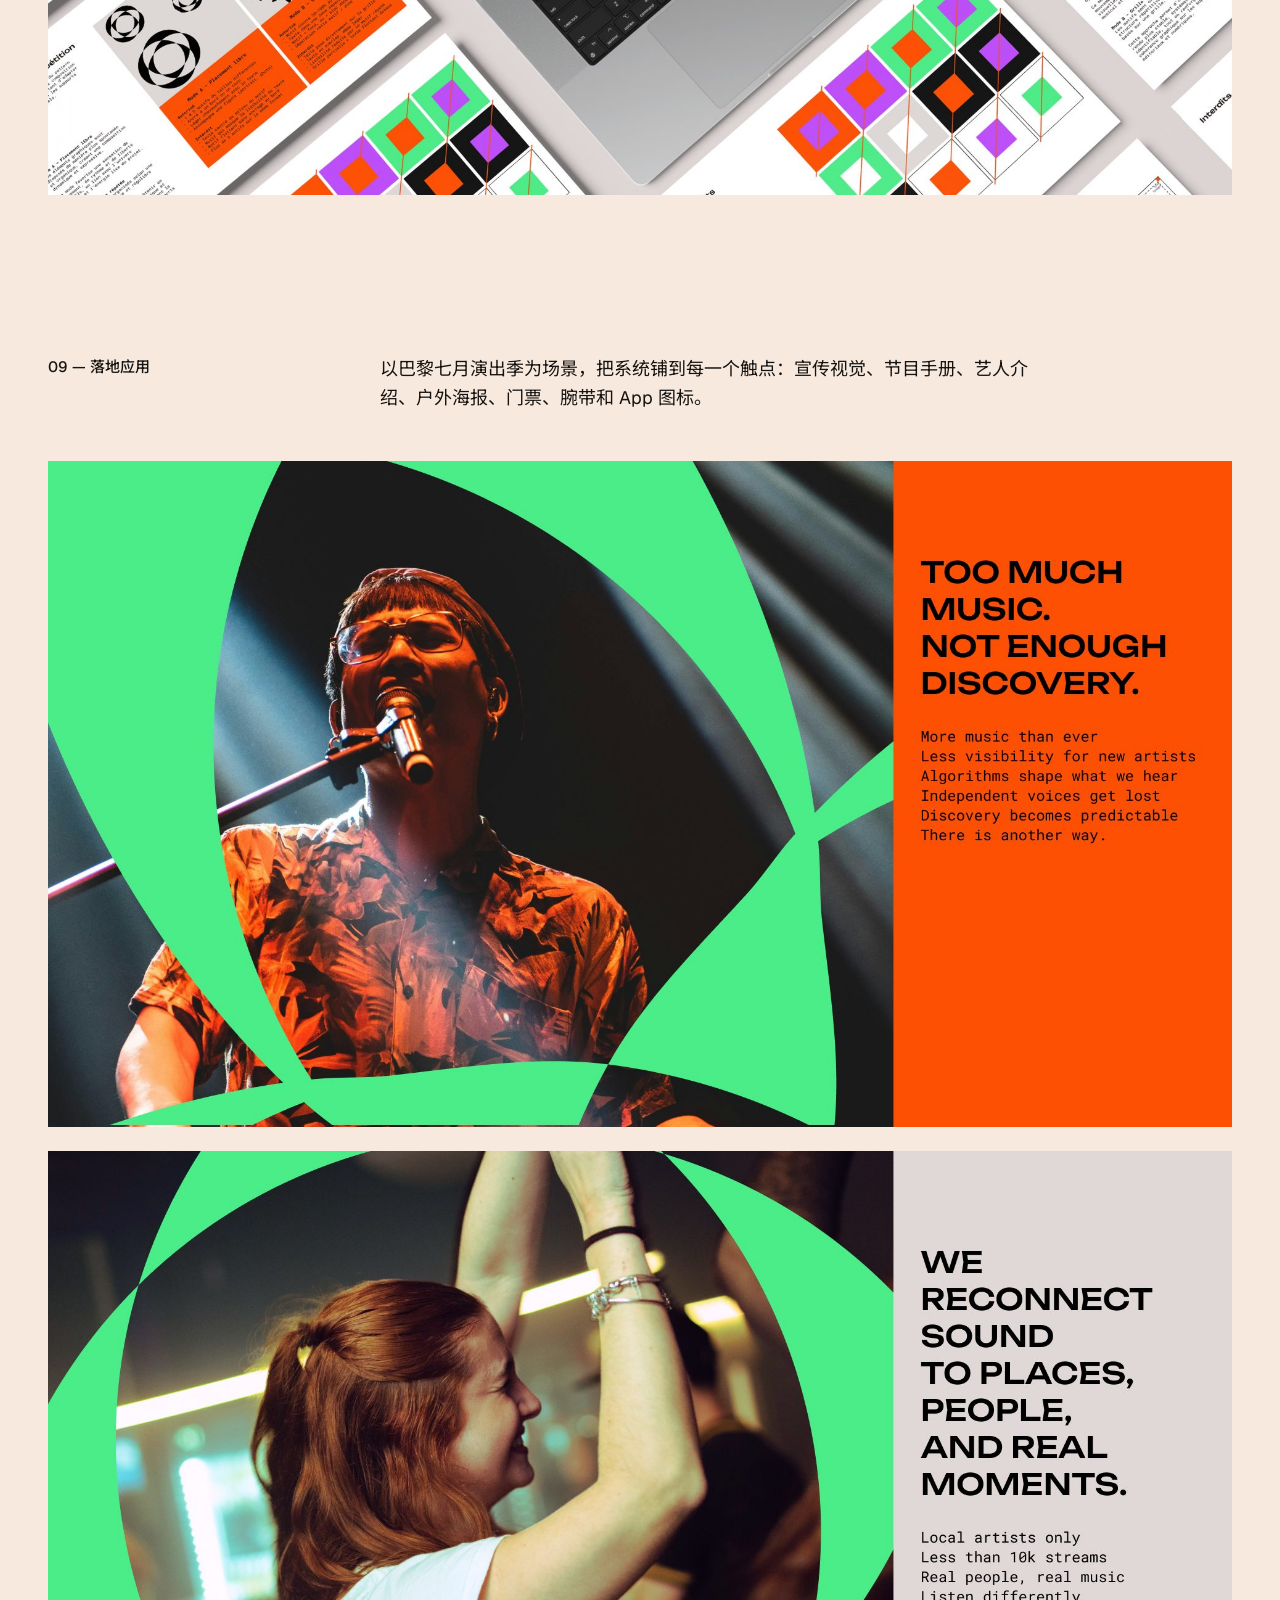
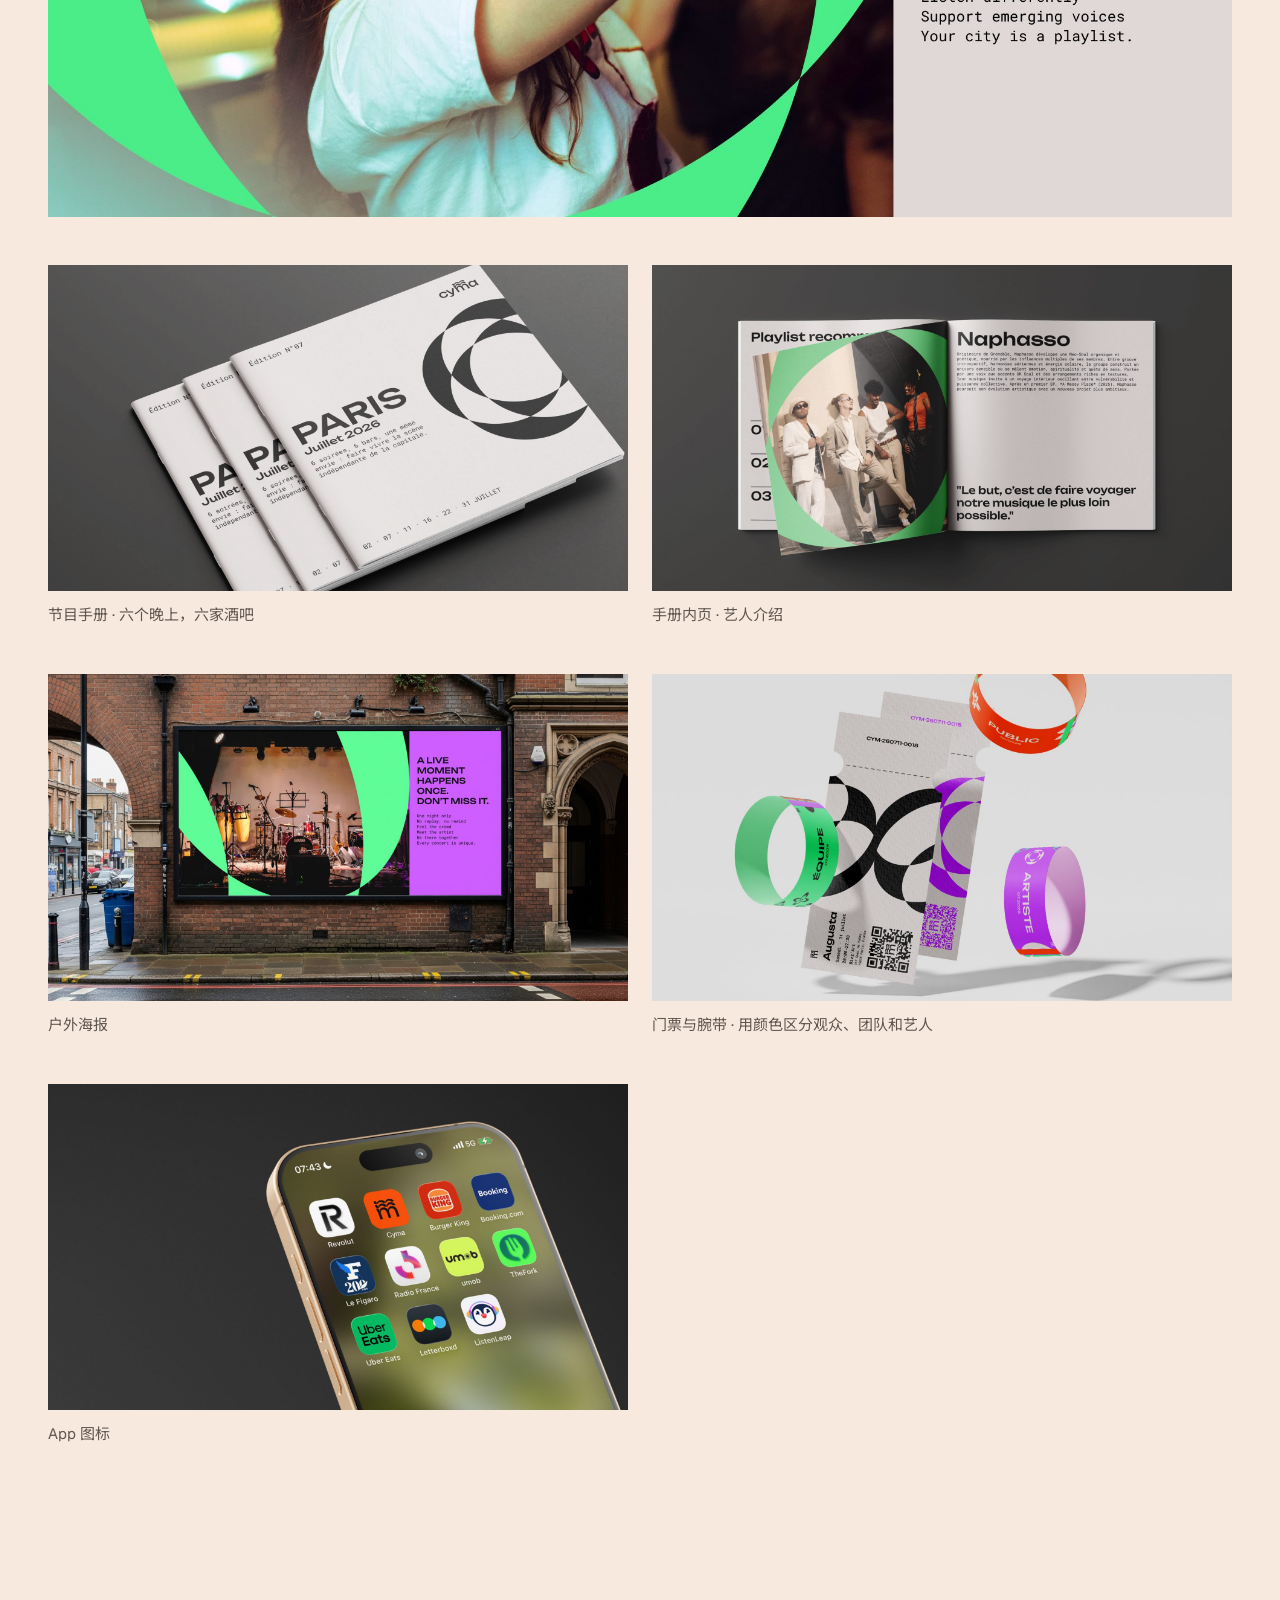
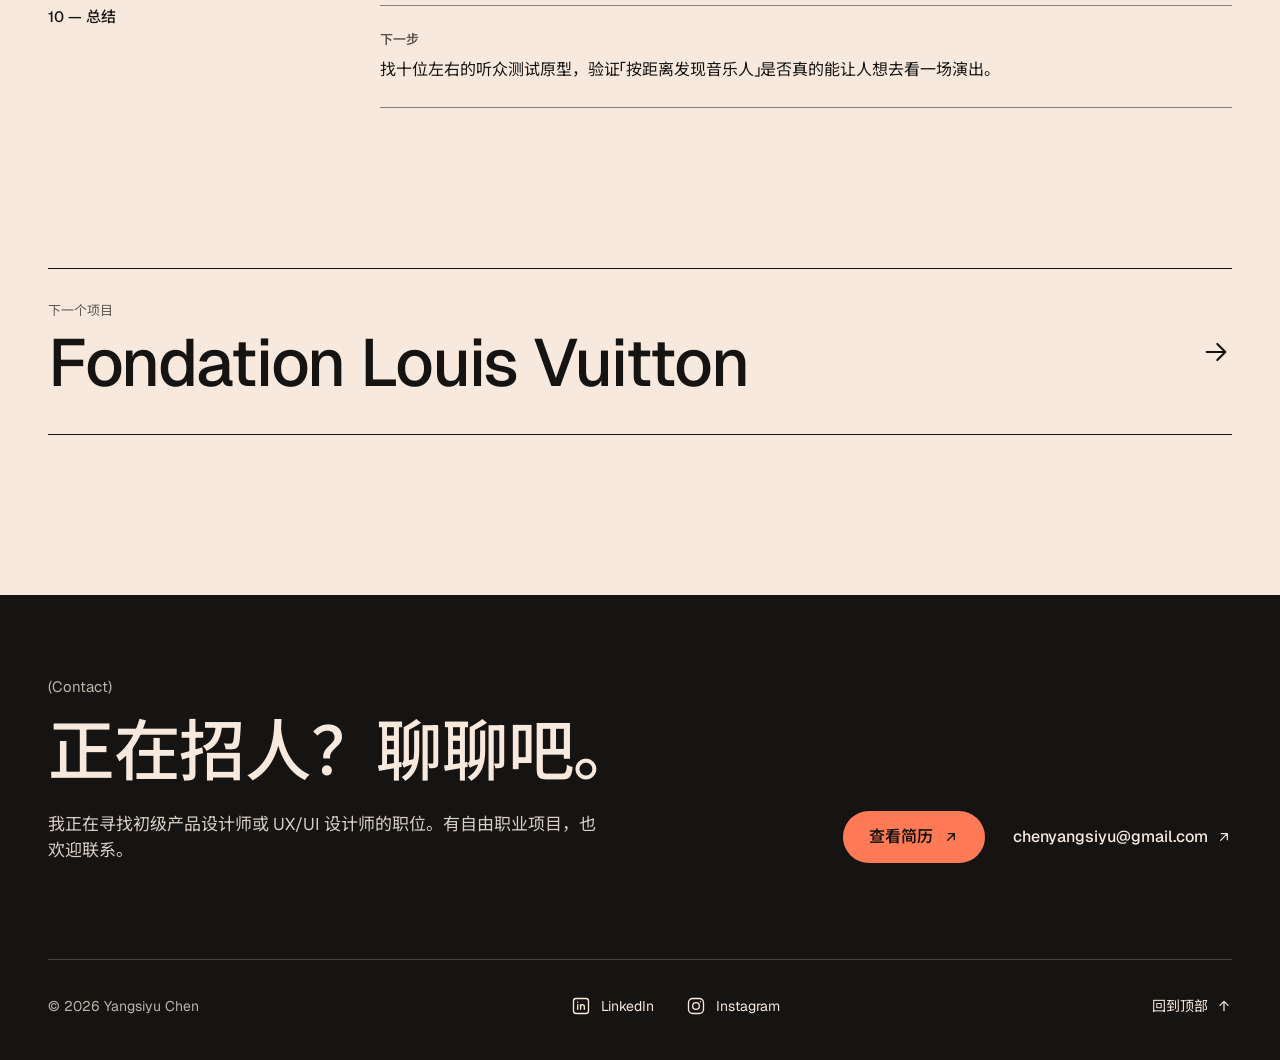
<file: zh/cyma.html>
<!doctype html>
<html lang="zh-CN">
<head>
<meta charset="utf-8">
<meta name="viewport" content="width=device-width, initial-scale=1">
<title>Cyma · Yangsiyu Chen</title>
<meta name="description" content="Yangsiyu Chen 的作品集，常驻巴黎的产品与 UX/UI 设计师：用户调研、原型、UI 与无障碍设计。">
<meta property="og:title" content="Cyma · Yangsiyu Chen">
<meta property="og:description" content="Yangsiyu Chen 的作品集，常驻巴黎的产品与 UX/UI 设计师：用户调研、原型、UI 与无障碍设计。">
<meta property="og:type" content="website">
<meta name="theme-color" content="#f7e9de">
<link rel="icon" type="image/png" href="../assets/img/logo.png">
<link rel="alternate" hreflang="fr" href="../cyma.html">
<link rel="alternate" hreflang="en" href="../en/cyma.html">
<link rel="alternate" hreflang="zh-CN" href="../zh/cyma.html">
<link rel="preconnect" href="https://fonts.googleapis.com">
<link rel="preconnect" href="https://fonts.gstatic.com" crossorigin>
<link rel="stylesheet" href="https://fonts.googleapis.com/css2?family=Geist:wght@300;400;500;600&amp;family=Noto+Sans+SC:wght@400;500;600&amp;display=swap">
<link rel="stylesheet" href="../assets/css/base.css">
<link rel="stylesheet" href="../assets/css/cyma.css">
<script src="../assets/js/main.js" defer></script>
</head>
<body data-lang="zh">
<div id="top" class="site" lang="zh-CN" style="background: #f7e9de; color: #161412; font-family: 'Geist', 'Noto Sans SC', system-ui, sans-serif; font-size: 16px; line-height: 1.55; min-height: 100%; overflow-x: hidden">
<div class="wrap" style="padding-top: 28px">

<header class="hdr">
<div class="hdr-logo"><a href="index.html" class="logo-link"><img src="../assets/img/logo.png" alt="Yangsiyu Chen" style="width: auto; display: block"></a></div>
<nav aria-label="主导航" class="hdr-nav">
<a href="index.html#projets" class="nav-link" aria-current="page" style="font-weight: 600">作品</a>
<a href="index.html#parcours" class="nav-link">经历</a>
<a href="../assets/cv/CV_Yangsiyu_CHEN_EN.pdf" class="nav-link" target="_blank" rel="noopener">简历</a>
<a href="#contact" class="nav-link">联系</a>
</nav>
<div role="group" aria-label="语言" class="hdr-lang">

<button type="button" class="lang-btn" data-lang="fr" data-href="../cyma.html" aria-pressed="false" style="min-width: 40px; min-height: 36px; padding: 0 6px; border: 0; border-radius: 0; background: transparent; color: #5f5650; font: inherit; font-size: 14px; font-weight: 400; text-decoration: none; text-decoration-color: #db3e1d; text-decoration-thickness: 2px; text-underline-offset: 6px; cursor: pointer">FR</button>

<button type="button" class="lang-btn" data-lang="en" data-href="../en/cyma.html" aria-pressed="false" style="min-width: 40px; min-height: 36px; padding: 0 6px; border: 0; border-radius: 0; background: transparent; color: #5f5650; font: inherit; font-size: 14px; font-weight: 400; text-decoration: none; text-decoration-color: #db3e1d; text-decoration-thickness: 2px; text-underline-offset: 6px; cursor: pointer">EN</button>

<button type="button" class="lang-btn" data-lang="zh" data-href="../zh/cyma.html" aria-pressed="true" style="min-width: 40px; min-height: 36px; padding: 0 6px; border: 0; border-radius: 0; background: transparent; color: #161412; font: inherit; font-size: 14px; font-weight: 600; text-decoration: underline; text-decoration-color: #db3e1d; text-decoration-thickness: 2px; text-underline-offset: 6px; cursor: pointer">中</button>

</div>
</header>

<section style="margin-top: 96px">
<a href="index.html" class="nav-link" style="display: inline-flex; align-items: center; gap: 8px; font-size: 15px; min-height: 44px">
<svg width="16" height="16" viewBox="0 0 24 24" fill="none" stroke="currentColor" stroke-width="1.8" stroke-linecap="round" stroke-linejoin="round" aria-hidden="true"><path d="M19 12H5M11 6l-6 6 6 6"></path></svg>全部作品</a>
<p style="margin: 40px 0 16px; display: flex; align-items: center; gap: 8px; font-size: 14px; font-weight: 500"><span aria-hidden="true" style="flex-shrink: 0; width: 8px; height: 8px; border-radius: 999px; background: #db3e1d"></span>产品设计 · 视觉识别 · 2026</p>
<h1 class="t-display">Cyma</h1>
<p class="t-lead" style="margin-top: 32px; max-width: 860px">一款发现本地独立音乐人的 App：让<span style="text-decoration: underline; text-decoration-color: #db3e1d; text-decoration-thickness: 0.07em; text-underline-offset: 0.14em">城市本身成为一张歌单</span>。</p>
<dl class="meta">
<div><dt style="font-size: 13px; color: #5f5650">角色</dt><dd style="margin: 4px 0 0">调研、用户旅程、UI 界面、Figma 原型与视觉识别</dd></div>
<div><dt style="font-size: 13px; color: #5f5650">类型</dt><dd style="margin: 4px 0 0">毕业设计 · 移动 App</dd></div>
<div><dt style="font-size: 13px; color: #5f5650">年份</dt><dd style="margin: 4px 0 0">2026</dd></div>
<div><dt style="font-size: 13px; color: #5f5650">交付</dt><dd style="margin: 4px 0 0">用户调研、用户旅程、交互原型、视觉识别、品牌手册、印刷与活动物料</dd></div>
</dl>
</section>
</div>

<div data-par="1" style="margin-top: 48px; width: 100%; aspect-ratio: 16 / 9; max-height: 900px; overflow: hidden">
<img src="../assets/img/cyma/cyma-mockup.jpg" alt="靠在栏杆上的手机，显示 Cyma 首页：收听打卡、今日艺人和附近艺人" style="width: 100%; height: 100%; display: block; object-fit: cover; transform: translateY(0.0px) scale(1.12); will-change: transform" data-k="50">
</div>

<div class="wrap">

<section aria-labelledby="s1" class="mt-l">
<div class="split">
<h2 id="s1" class="t-label">01 — 问题</h2>
<div style="min-width: 0">
<p class="t-statement">音乐从没这么容易获得，我们发现新音乐却越来越少。</p>
<p class="t-body" style="margin-top: 24px">流媒体上的歌越来越多，但听什么是算法决定的。结果是我们总在同几位歌手之间打转，独立音乐人依然被埋没，哪怕就在自己的城市里。</p>
</div>
</div>
<div class="g3 mt-m">
<div class="card lift">
<p class="t-h1" style="color: #b5301a">+100 000</p>
<p style="margin: 12px 0 0; font-size: 16px">首新歌每天被上传</p>
</div>
<div class="card lift">
<p class="t-over">观察</p>
<p class="t-h3" style="margin-top: 12px">内容丰富，并不等于发现多样。</p>
</div>
<div class="card lift">
<p class="t-over">观察</p>
<p class="t-h3" style="margin-top: 12px">推荐系统在左右我们能接触到的内容有多多样。</p>
</div>
</div>
<div style="margin-top: 24px; padding: 32px; background: #161412; color: #f7e9de">
<p style="margin: 0; font-size: 13px; font-weight: 600; color: #bdb3ab">矛盾</p>
<p class="t-h3" style="margin-top: 12px; max-width: 760px">音乐供给越来越丰富，听众却错过了独立音乐场景的一大部分。</p>
<p style="margin: 32px 0 0; font-size: 13px; font-weight: 600; color: #ff8a66">设计问题</p>
<p class="t-statement" style="margin-top: 12px; max-width: 900px">如何让「发现新音乐」重新回到我们的日常收听习惯里？</p>
</div>
</section>

<section aria-labelledby="s2" class="mt-l">
<div class="split">
<h2 id="s2" class="t-label">02 — 用户调研</h2>
<div style="min-width: 0">
<p class="t-statement">弄清楚人们怎样发现新音乐人，又为什么没有。</p>
<p class="t-body" style="margin-top: 24px">我发放了一份线上听众问卷：11 道题，分三个部分，共收回 30 份回答。</p>
</div>
</div>
<div class="g3 mt-m">

<div class="card lift">
<p class="t-over">5 道题</p>
<h3 class="t-h3" style="margin-top: 8px">基本情况与收听习惯</h3>
<ul style="margin: 16px 0 0; padding: 0 0 0 18px; display: flex; flex-direction: column; gap: 8px; font-size: 15px; line-height: 1.5">

<li>年龄和收听频率</li>

<li>最常听的音乐类型</li>

<li>主要使用的平台</li>

<li>平台是否只偏向少数音乐人？</li>

</ul>
</div>

<div class="card lift">
<p class="t-over">3 道题</p>
<h3 class="t-h3" style="margin-top: 8px">痛点与意愿</h3>
<ul style="margin: 16px 0 0; padding: 0 0 0 18px; display: flex; flex-direction: column; gap: 8px; font-size: 15px; line-height: 1.5">

<li>发现新音乐人的主要障碍</li>

<li>对发现新音乐的热情，1 到 5 分</li>

<li>什么会让你想去发现一位新人音乐人</li>

</ul>
</div>

<div class="card lift">
<p class="t-over">3 道题</p>
<h3 class="t-h3" style="margin-top: 8px">项目设想</h3>
<ul style="margin: 16px 0 0; padding: 0 0 0 18px; display: flex; flex-direction: column; gap: 8px; font-size: 15px; line-height: 1.5">

<li>是否想发现住所附近的新人音乐人</li>

<li>愿意用哪些方式支持：现场、小额捐赠、周边、分享……</li>

<li>其他意见和期待（开放题）</li>

</ul>
</div>

</div>

<div style="margin-top: 64px">
<h3 class="t-label">问卷结果</h3>
<p class="t-body" style="margin-top: 8px; color: #5f5650">探索性问卷，30 位 18–35 岁的受访者。其中两个结果直接影响了产品概念。</p>
<div class="g2" style="margin-top: 24px">

<div class="card" style="min-width: 0">
<p style="margin: 0; font-size: 56px; font-weight: 500; line-height: 1; letter-spacing: -0.03em; color: #b5301a">18/30</p>
<p class="t-h3" style="margin-top: 12px">认为选择太多是发现新艺人的最大障碍。</p>
<ul style="list-style: none; margin: 24px 0 0; padding: 0; display: flex; flex-direction: column; gap: 14px">

<li style="font-size: 15px; line-height: 1.4">
<span style="display: flex; justify-content: space-between; gap: 12px"><span>选择太多</span><span style="font-variant-numeric: tabular-nums; color: #5f5650">18</span></span>
<span aria-hidden="true" style="display: block; margin-top: 6px; height: 8px; background: #ead8ca"><span style="display: block; height: 8px; width: 60.0%; background: #db3e1d"></span></span>
</li>

<li style="font-size: 15px; line-height: 1.4">
<span style="display: flex; justify-content: space-between; gap: 12px"><span>没有时间</span><span style="font-variant-numeric: tabular-nums; color: #5f5650">15</span></span>
<span aria-hidden="true" style="display: block; margin-top: 6px; height: 8px; background: #ead8ca"><span style="display: block; height: 8px; width: 50.0%; background: #73685f"></span></span>
</li>

<li style="font-size: 15px; line-height: 1.4">
<span style="display: flex; justify-content: space-between; gap: 12px"><span>推荐不准</span><span style="font-variant-numeric: tabular-nums; color: #5f5650">12</span></span>
<span aria-hidden="true" style="display: block; margin-top: 6px; height: 8px; background: #ead8ca"><span style="display: block; height: 8px; width: 40.0%; background: #73685f"></span></span>
</li>

<li style="font-size: 15px; line-height: 1.4">
<span style="display: flex; justify-content: space-between; gap: 12px"><span>难找到优质艺人</span><span style="font-variant-numeric: tabular-nums; color: #5f5650">12</span></span>
<span aria-hidden="true" style="display: block; margin-top: 6px; height: 8px; background: #ead8ca"><span style="display: block; height: 8px; width: 40.0%; background: #73685f"></span></span>
</li>

</ul>
<p style="margin: 24px 0 0; padding-top: 16px; border-top: 1px solid #e3cdbd; font-size: 15px; line-height: 1.5"><span style="font-weight: 600">在 Cyma 中：</span> 每天只推荐一位艺人，即「今日艺人」。</p>
</div>

<div class="card" style="min-width: 0">
<p style="margin: 0; font-size: 56px; font-weight: 500; line-height: 1; letter-spacing: -0.03em; color: #b5301a">17/30</p>
<p class="t-h3" style="margin-top: 12px">希望发现身边的新兴艺人，另有 8 人表示也许。</p>
<ul style="list-style: none; margin: 24px 0 0; padding: 0; display: flex; flex-direction: column; gap: 14px">

<li style="font-size: 15px; line-height: 1.4">
<span style="display: flex; justify-content: space-between; gap: 12px"><span>是</span><span style="font-variant-numeric: tabular-nums; color: #5f5650">17</span></span>
<span aria-hidden="true" style="display: block; margin-top: 6px; height: 8px; background: #ead8ca"><span style="display: block; height: 8px; width: 56.7%; background: #db3e1d"></span></span>
</li>

<li style="font-size: 15px; line-height: 1.4">
<span style="display: flex; justify-content: space-between; gap: 12px"><span>也许</span><span style="font-variant-numeric: tabular-nums; color: #5f5650">8</span></span>
<span aria-hidden="true" style="display: block; margin-top: 6px; height: 8px; background: #ead8ca"><span style="display: block; height: 8px; width: 26.7%; background: #73685f"></span></span>
</li>

<li style="font-size: 15px; line-height: 1.4">
<span style="display: flex; justify-content: space-between; gap: 12px"><span>否</span><span style="font-variant-numeric: tabular-nums; color: #5f5650">5</span></span>
<span aria-hidden="true" style="display: block; margin-top: 6px; height: 8px; background: #ead8ca"><span style="display: block; height: 8px; width: 16.7%; background: #73685f"></span></span>
</li>

</ul>
<p style="margin: 24px 0 0; padding-top: 16px; border-top: 1px solid #e3cdbd; font-size: 15px; line-height: 1.5"><span style="font-weight: 600">在 Cyma 中：</span> 「你的街区」板块展示附近的艺人和演出。</p>
</div>

</div>
</div>

<div class="persona" style="margin-top: 64px">
<div class="persona-a">
<p style="margin: 0; font-size: 13px; font-weight: 600; color: #bdb3ab">目标用户</p>
<h3 class="t-lead" style="margin-top: 8px">敏感型听众</h3>
<p style="margin: 16px 0 0; font-size: 16px; line-height: 1.55; color: #d9cfc7">好奇心强、乐于发现新音乐人和新音乐场景的听众。</p>
<ul style="margin: 24px 0 0; padding: 0; list-style: none; display: flex; flex-wrap: wrap; gap: 8px">

<li style="padding: 4px 12px; border: 1px solid #8a7f77; border-radius: 999px; font-size: 13px; font-weight: 500">年轻听众</li>

<li style="padding: 4px 12px; border: 1px solid #8a7f77; border-radius: 999px; font-size: 13px; font-weight: 500">好奇</li>

<li style="padding: 4px 12px; border: 1px solid #8a7f77; border-radius: 999px; font-size: 13px; font-weight: 500">每天都听</li>

<li style="padding: 4px 12px; border: 1px solid #8a7f77; border-radius: 999px; font-size: 13px; font-weight: 500">学生 / 上班族</li>

<li style="padding: 4px 12px; border: 1px solid #8a7f77; border-radius: 999px; font-size: 13px; font-weight: 500">流媒体用户</li>

</ul>
</div>
<div class="persona-b">
<div style="min-width: 0">
<h4 class="t-h3">痛点</h4>
<ul style="margin: 16px 0 0; padding: 0; list-style: none; display: flex; flex-direction: column; gap: 12px">

<li style="display: flex; gap: 12px; align-items: flex-start"><span aria-hidden="true" style="flex-shrink: 0; margin-top: 9px; width: 8px; height: 8px; background: #b5301a"></span><span>总觉得自己在听同样几位歌手</span></li>

<li style="display: flex; gap: 12px; align-items: flex-start"><span aria-hidden="true" style="flex-shrink: 0; margin-top: 9px; width: 8px; height: 8px; background: #b5301a"></span><span>很难找到有意思的新音乐人</span></li>

<li style="display: flex; gap: 12px; align-items: flex-start"><span aria-hidden="true" style="flex-shrink: 0; margin-top: 9px; width: 8px; height: 8px; background: #b5301a"></span><span>推荐内容常常不够多样</span></li>

</ul>
</div>
<div style="min-width: 0">
<h4 class="t-h3">需求</h4>
<ul style="margin: 16px 0 0; padding: 0; list-style: none; display: flex; flex-direction: column; gap: 12px">

<li style="display: flex; gap: 12px; align-items: flex-start"><span aria-hidden="true" style="flex-shrink: 0; margin-top: 8px; width: 9px; height: 9px; border-radius: 999px; background: #2e6b66"></span><span>发现新的新人音乐人</span></li>

<li style="display: flex; gap: 12px; align-items: flex-start"><span aria-hidden="true" style="flex-shrink: 0; margin-top: 8px; width: 9px; height: 9px; border-radius: 999px; background: #2e6b66"></span><span>体验不一样的音乐现场</span></li>

<li style="display: flex; gap: 12px; align-items: flex-start"><span aria-hidden="true" style="flex-shrink: 0; margin-top: 8px; width: 9px; height: 9px; border-radius: 999px; background: #2e6b66"></span><span>能直接支持音乐人</span></li>

</ul>
</div>
</div>
</div>

<blockquote style="margin: 64px 0 0; padding: 0; max-width: 900px">
<p class="t-statement">「我们不会因为算法而喜欢上一位音乐人，真正的联系来自亲身经历。」</p>
<p style="margin: 16px 0 0; font-size: 15px; color: #5f5650">指导整个项目的洞察</p>
</blockquote>
</section>

<section aria-labelledby="s3" class="mt-l">
<div class="split">
<h2 id="s3" class="t-label">03 — 竞品分析</h2>
<div style="min-width: 0">
<p class="t-statement">Sofar Sounds</p>
<p class="t-body" style="margin-top: 24px">和 Cyma 想法最接近的竞品：在小空间里办私密演出，推新人音乐人。</p>
<div class="swot" style="margin-top: 32px">

<div style="min-width: 0">
<h3 class="t-h3">产品与服务</h3>
<ul style="margin: 12px 0 0; padding: 0 0 0 18px; display: flex; flex-direction: column; gap: 6px; font-size: 15px; line-height: 1.5">

<li>在特别的场地举办私密演出</li>

<li>推广新人音乐人</li>

<li>沉浸式的音乐体验</li>

</ul>
</div>

<div style="min-width: 0">
<h3 class="t-h3">营销策略</h3>
<ul style="margin: 12px 0 0; padding: 0 0 0 18px; display: flex; flex-direction: column; gap: 6px; font-size: 15px; line-height: 1.5">

<li>围绕体验和发现做传播</li>

<li>制造惊喜：演出阵容常常保密</li>

<li>经营一个活跃的社群</li>

</ul>
</div>

<div style="min-width: 0">
<h3 class="t-h3">优势</h3>
<ul style="margin: 12px 0 0; padding: 0 0 0 18px; display: flex; flex-direction: column; gap: 6px; font-size: 15px; line-height: 1.5">

<li>体验强烈、有辨识度</li>

<li>让新人音乐人被看见</li>

<li>本地化、有人情味</li>

</ul>
</div>

<div style="min-width: 0">
<h3 class="t-h3">劣势</h3>
<ul style="margin: 12px 0 0; padding: 0 0 0 18px; display: flex; flex-direction: column; gap: 6px; font-size: 15px; line-height: 1.5">

<li>参与门槛高，活动不定期</li>

<li>没有完整的数字平台</li>

<li>难以规模化</li>

</ul>
</div>

</div>
<div style="margin-top: 32px; padding: 28px; background: #eedacb">
<p class="t-over">Cyma 从中得到的启发</p>
<ul style="margin: 12px 0 0; padding: 0 0 0 18px; display: flex; flex-direction: column; gap: 8px; font-size: 16px; line-height: 1.5">

<li>保留 Sofar 的长处：现场、人情味、扎根本地。</li>

<li>补上它缺的：一个全年都能发现音乐的数字平台，而不只是演出当晚。</li>

<li>依托合作酒吧网络，提供定期演出。</li>

</ul>
</div>
</div>
</div>
</section>

<section aria-labelledby="s4" class="mt-l">
<div class="split">
<h2 id="s4" class="t-label">04 — 解决方案</h2>
<div style="min-width: 0">
<p class="t-statement">Cyma 把听众、独立音乐人和附近的演出场所连在一起。</p>
<p class="t-body" style="margin-top: 24px">一个本地音乐发现平台，两条规则：只收录本地音乐人，且播放量不到一万。</p>
</div>
</div>

<div class="mt-m" role="group" aria-label="Cyma 的三类用户">
<div class="eco-top"><span style="padding: 10px 28px; border-radius: 999px; background: #161412; color: #f7e9de; font-size: 18px; font-weight: 600; letter-spacing: -0.02em">Cyma</span></div>
<div class="eco-stem"></div>
<div class="eco-line"></div>
<div class="eco">

<div style="min-width: 0">
<div class="eco-stem"></div>
<div class="card lift" style="text-align: center">
<h3 class="t-h3">听众</h3>
<p style="margin: 8px 0 0; font-size: 15px; color: #5f5650">发现家附近的音乐人</p>
</div>
</div>

<div style="min-width: 0">
<div class="eco-stem"></div>
<div class="card lift" style="text-align: center">
<h3 class="t-h3">独立音乐人</h3>
<p style="margin: 8px 0 0; font-size: 15px; color: #5f5650">在本地听众中获得曝光</p>
</div>
</div>

<div style="min-width: 0">
<div class="eco-stem"></div>
<div class="card lift" style="text-align: center">
<h3 class="t-h3">演出场所</h3>
<p style="margin: 8px 0 0; font-size: 15px; color: #5f5650">承办演出，带来客流</p>
</div>
</div>

</div>
</div>

<div style="margin-top: 64px">
<div class="map" style="border-top: 1px solid #8a7f77; padding: 12px 0">
<p class="t-over">目标用户的需求</p><span></span><p class="t-over">Cyma 的回应</p>
</div>

<div class="map hov">
<p style="margin: 0; font-size: 16px">发现新的新人音乐人</p>
<svg class="map-arrow" width="24" height="24" viewBox="0 0 24 24" fill="none" stroke="#b5301a" stroke-width="1.8" stroke-linecap="round" stroke-linejoin="round" aria-hidden="true"><path d="M5 12h14M13 6l6 6-6 6"></path></svg>
<p class="t-h3">基于距离的音乐发现平台</p>
</div>

<div class="map hov">
<p style="margin: 0; font-size: 16px">体验不一样的音乐现场</p>
<svg class="map-arrow" width="24" height="24" viewBox="0 0 24 24" fill="none" stroke="#b5301a" stroke-width="1.8" stroke-linecap="round" stroke-linejoin="round" aria-hidden="true"><path d="M5 12h14M13 6l6 6-6 6"></path></svg>
<p class="t-h3">在合作酒吧举办的演出</p>
</div>

<div class="map hov">
<p style="margin: 0; font-size: 16px">能直接支持音乐人</p>
<svg class="map-arrow" width="24" height="24" viewBox="0 0 24 24" fill="none" stroke="#b5301a" stroke-width="1.8" stroke-linecap="round" stroke-linejoin="round" aria-hidden="true"><path d="M5 12h14M13 6l6 6-6 6"></path></svg>
<p class="t-h3">演出预订，以及推荐他们的月刊</p>
</div>

</div>

<div class="g3" style="margin-top: 64px">

<div class="card lift" style="border-top: 6px solid #fd5003">
<p class="t-over">01</p>
<h3 class="t-h3" style="margin-top: 8px">音乐发现平台</h3>
<ul style="margin: 16px 0 0; padding: 0 0 0 18px; display: flex; flex-direction: column; gap: 6px; font-size: 15px; line-height: 1.5">

<li>发现附近的音乐人</li>

<li>查找演出</li>

<li>预订</li>

</ul>
</div>

<div class="card lift" style="border-top: 6px solid #bd4df9">
<p class="t-over">02</p>
<h3 class="t-h3" style="margin-top: 8px">推广体系</h3>
<ul style="margin: 16px 0 0; padding: 0 0 0 18px; display: flex; flex-direction: column; gap: 6px; font-size: 15px; line-height: 1.5">

<li>月刊：专题、访谈、演出精选、文化日历</li>

<li>传播：社交媒体、海报</li>

</ul>
</div>

<div class="card lift" style="border-top: 6px solid #4aed88">
<p class="t-over">03</p>
<h3 class="t-h3" style="margin-top: 8px">合作演出</h3>
<ul style="margin: 16px 0 0; padding: 0 0 0 18px; display: flex; flex-direction: column; gap: 6px; font-size: 15px; line-height: 1.5">

<li>合作酒吧</li>

<li>独立音乐人</li>

</ul>
</div>

</div>
<div class="zoom mt-m"><img src="../assets/img/cyma/cyma-kv2-1.jpg" alt="主视觉：演出舞台与紫色底标语" style="width: 100%; display: block; aspect-ratio: 16 / 9; object-fit: cover"></div>
</section>

<section aria-labelledby="s5" class="mt-l">
<div class="split">
<h2 id="s5" class="t-label">05 — 原型</h2>
<div class="proto">
<div style="min-width: 0">
<p class="t-statement">三条关键流程，都可以在 Figma 原型里体验。</p>
<ol style="margin: 32px 0 0; padding: 0; list-style: none; border-top: 1px solid #8a7f77">

<li class="hov" style="display: flex; gap: 20px; padding: 20px 0; border-bottom: 1px solid #8a7f77">
<span class="hov-n" style="flex-shrink: 0; width: 36px; height: 36px; border-radius: 999px; background: #161412; color: #f7e9de; font-size: 14px; font-weight: 600; display: flex; align-items: center; justify-content: center">1</span>
<div style="min-width: 0">
<h3 class="t-h3" style="margin-top: 4px">发现附近的音乐人</h3>
<p style="margin: 6px 0 0; font-size: 15px; color: #5f5650">浏览本地音乐场景，试听，关注音乐人。</p>
</div>
</li>

<li class="hov" style="display: flex; gap: 20px; padding: 20px 0; border-bottom: 1px solid #8a7f77">
<span class="hov-n" style="flex-shrink: 0; width: 36px; height: 36px; border-radius: 999px; background: #161412; color: #f7e9de; font-size: 14px; font-weight: 600; display: flex; align-items: center; justify-content: center">2</span>
<div style="min-width: 0">
<h3 class="t-h3" style="margin-top: 4px">浏览演出</h3>
<p style="margin: 6px 0 0; font-size: 15px; color: #5f5650">查看附近的音乐人在哪里、什么时候演出。</p>
</div>
</li>

<li class="hov" style="display: flex; gap: 20px; padding: 20px 0; border-bottom: 1px solid #8a7f77">
<span class="hov-n" style="flex-shrink: 0; width: 36px; height: 36px; border-radius: 999px; background: #161412; color: #f7e9de; font-size: 14px; font-weight: 600; display: flex; align-items: center; justify-content: center">3</span>
<div style="min-width: 0">
<h3 class="t-h3" style="margin-top: 4px">预订并查看门票</h3>
<p style="margin: 6px 0 0; font-size: 15px; color: #5f5650">预订座位，在 App 里找到自己的门票。</p>
</div>
</li>

</ol>
</div>
<a href="https://www.figma.com/proto/F0tg4wlJd1wf76biFwmvKl/PFE-Yangsiyu-CHEN?node-id=1350-89&amp;page-id=433%3A73&amp;scaling=scale-down&amp;content-scaling=fixed" target="_blank" rel="noopener" class="proto-card" style="width: 100%; max-width: 360px; aspect-ratio: 9 / 16; border-radius: 4px; background: #161412; color: #f7e9de; text-decoration: none; display: flex; flex-direction: column; justify-content: space-between; padding: 24px">
<span style="font-size: 13px; color: #bdb3ab">Figma · 交互原型</span>
<span style="display: flex; flex-direction: column; align-items: flex-start; gap: 20px">
<span class="play" aria-hidden="true" style="width: 64px; height: 64px; border-radius: 999px; background: #f7e9de; color: #161412; display: flex; align-items: center; justify-content: center">
<svg width="22" height="22" viewBox="0 0 24 24" fill="currentColor" aria-hidden="true"><path d="M8 5.5v13l11-6.5z"></path></svg></span>
<span style="font-size: 22px; font-weight: 500; line-height: 1.2; letter-spacing: -0.02em">体验 Cyma App</span>
<span style="display: inline-flex; align-items: center; gap: 8px; font-size: 15px; color: #d9cfc7">在 Figma 中打开
<svg width="14" height="14" viewBox="0 0 24 24" fill="none" stroke="currentColor" stroke-width="2" stroke-linecap="round" aria-hidden="true"><path d="M7 17L17 7M8 7h9v9"></path></svg></span>
</span>
</a>
</div>
</div>
</section>

<section aria-labelledby="s6" class="mt-l">
<div class="split">
<h2 id="s6" class="t-label">06 — 标志</h2>
<div style="min-width: 0">
<p class="t-body">字标由三个部分构成。它在六种品牌色之间自由换色，单独抽出的 m 字符号用于 App 图标和小尺寸场景。</p>
</div>
</div>
<div class="zoom mt-m"><img src="../assets/img/cyma/cyma-prez-2.jpg" alt="字标构成示意，三处结构用编号标出" style="width: 100%; display: block; aspect-ratio: 16 / 9; object-fit: cover"></div>
<div class="g2" style="margin-top: 24px; gap: 24px">
<div class="zoom" style="min-width: 0"><img src="../assets/img/cyma/cyma-prez.jpg" alt="Cyma 字标在各品牌色上的组合" style="width: 100%; display: block; aspect-ratio: 16 / 9; object-fit: cover"></div>
<div class="zoom" style="min-width: 0"><img src="../assets/img/cyma/cyma-prez-1.jpg" alt="m 字符号在各品牌色上的组合" style="width: 100%; display: block; aspect-ratio: 16 / 9; object-fit: cover"></div>
</div>
</section>

<section aria-labelledby="s7" class="mt-l">
<div class="split">
<h2 id="s7" class="t-label">07 — 字体与色彩</h2>
<p class="t-body">两种字体分工明确：Unbounded 宽而有力，带着现场的能量，用于标题和标语；Roboto Mono 负责日期、地点和说明文字，精确、易读，像一张演出单。</p>
</div>
<div class="g2 mt-m" style="gap: 24px">
<div class="zoom" style="min-width: 0"><img src="../assets/img/cyma/cyma-prez-3.jpg" alt="Unbounded 字体样张" style="width: 100%; display: block; aspect-ratio: 16 / 9; object-fit: cover"></div>
<div class="zoom" style="min-width: 0"><img src="../assets/img/cyma/cyma-prez-4.jpg" alt="Roboto Mono 字体样张" style="width: 100%; display: block; aspect-ratio: 16 / 9; object-fit: cover"></div>
</div>
<ul aria-label="品牌色" class="palette" style="margin-top: 24px">
<li style="background: #fd5003; color: #121212">FD5003<br>RGB 253 80 3</li>
<li style="background: #bd4df9; color: #121212">BD4DF9<br>RGB 189 77 249</li>
<li style="background: #4aed88; color: #121212">4AED88<br>RGB 74 237 136</li>
<li style="background: #e0d8d6; color: #121212">E0D8D6<br>RGB 224 216 214</li>
<li style="background: #121212; color: #ffffff">121212<br>RGB 18 18 18</li>
<li style="background: #ffffff; color: #121212">FFFFFF<br>RGB 255 255 255</li>
</ul>
</section>

<section aria-labelledby="s8" class="mt-l">
<div class="split">
<h2 id="s8" class="t-label">08 — 图形系统</h2>
<p class="t-body">由重叠弧线生成的一组符号，既能单独作为图案，也能变成图框去裁切演出照片。规范里定义了自由摆放和网格重复两种用法，以及标志的使用和禁用示例。</p>
</div>
<div class="zoom mt-m"><img src="../assets/img/cyma/cyma-prez-12.jpg" alt="四个弧线符号，以及被绿色弧形裁切的演出照片" style="width: 100%; display: block; aspect-ratio: 16 / 9; object-fit: cover"></div>
<div class="zoom" style="margin-top: 24px"><img src="../assets/img/cyma/cyma-prez-6.jpg" alt="品牌手册页面，笔记本电脑上展示标志使用规范" style="width: 100%; display: block; aspect-ratio: 16 / 9; object-fit: cover"></div>
</section>

<section aria-labelledby="s9" class="mt-l">
<div class="split">
<h2 id="s9" class="t-label">09 — 落地应用</h2>
<p class="t-body">以巴黎七月演出季为场景，把系统铺到每一个触点：宣传视觉、节目手册、艺人介绍、户外海报、门票、腕带和 App 图标。</p>
</div>
<div class="zoom mt-m"><img src="../assets/img/cyma/cyma-kv2-2.jpg" alt="主视觉：橙色底上的标语，讲音乐太多、发现太少" style="width: 100%; display: block; aspect-ratio: 16 / 9; object-fit: cover"></div>
<div class="zoom" style="margin-top: 24px"><img src="../assets/img/cyma/cyma-kv2.jpg" alt="Cyma 主视觉：绿色弧形裁切的现场观众照片，旁边是品牌口号" style="width: 100%; display: block; aspect-ratio: 16 / 9; object-fit: cover"></div>
<div class="g2" style="margin-top: 48px">

<figure style="margin: 0; min-width: 0">
<div class="zoom"><img src="../assets/img/cyma/cyma-prez-8.jpg" alt="三本叠放的巴黎七月演出季节目手册" style="width: 100%; display: block; aspect-ratio: 16 / 9; object-fit: cover"></div>
<figcaption style="margin-top: 12px; font-size: 15px; color: #5f5650">节目手册 · 六个晚上，六家酒吧</figcaption>
</figure>

<figure style="margin: 0; min-width: 0">
<div class="zoom"><img src="../assets/img/cyma/cyma-prez-7.jpg" alt="手册内页：乐队照片被绿色弧形裁切，右页是乐队介绍" style="width: 100%; display: block; aspect-ratio: 16 / 9; object-fit: cover"></div>
<figcaption style="margin-top: 12px; font-size: 15px; color: #5f5650">手册内页 · 艺人介绍</figcaption>
</figure>

<figure style="margin: 0; min-width: 0">
<div class="zoom"><img src="../assets/img/cyma/cyma-prez-10.jpg" alt="砖墙上的户外广告牌，舞台照片和紫色标语区" style="width: 100%; display: block; aspect-ratio: 16 / 9; object-fit: cover"></div>
<figcaption style="margin-top: 12px; font-size: 15px; color: #5f5650">户外海报</figcaption>
</figure>

<figure style="margin: 0; min-width: 0">
<div class="zoom"><img src="../assets/img/cyma/cyma-prez-11.jpg" alt="两张演出门票和三条彩色腕带：观众、团队、艺人" style="width: 100%; display: block; aspect-ratio: 16 / 9; object-fit: cover"></div>
<figcaption style="margin-top: 12px; font-size: 15px; color: #5f5650">门票与腕带 · 用颜色区分观众、团队和艺人</figcaption>
</figure>

<figure style="margin: 0; min-width: 0">
<div class="zoom"><img src="../assets/img/cyma/cyma-prez-9.jpg" alt="手机主屏上的 Cyma 橙色 App 图标" style="width: 100%; display: block; aspect-ratio: 16 / 9; object-fit: cover"></div>
<figcaption style="margin-top: 12px; font-size: 15px; color: #5f5650">App 图标</figcaption>
</figure>

</div>
</section>

<section aria-labelledby="s10" class="mt-l split">
<h2 id="s10" class="t-label">10 — 总结</h2>
<div class="g2" style="gap: 0 24px; border-top: 1px solid #8a7f77">
<div style="padding: 24px 0; border-bottom: 1px solid #8a7f77; min-width: 0">
<p class="t-over">下一步</p>
<p style="margin: 8px 0 0">找十位左右的听众测试原型，验证「按距离发现音乐人」是否真的能让人想去看一场演出。</p>
</div>
</div>
</section>

<a href="lv.html" class="next-link mt-l" style="display: flex; justify-content: space-between; align-items: center; gap: 24px; padding: 32px 0; border-top: 1px solid #161412; border-bottom: 1px solid #161412; color: #161412; text-decoration: none">
<span style="min-width: 0">
<span class="next-sub" style="display: block; font-size: 13px; color: #5f5650">下一个项目</span>
<span class="t-h1" style="display: block; margin-top: 4px">Fondation Louis Vuitton</span>
</span>
<svg width="32" height="32" viewBox="0 0 24 24" fill="none" stroke="currentColor" stroke-width="1.6" stroke-linecap="round" stroke-linejoin="round" aria-hidden="true" style="flex-shrink: 0"><path d="M5 12h14M13 6l6 6-6 6"></path></svg>
</a>
</div>

<footer id="contact" class="mt-l" style="background: #161412; color: #f7e9de">
<div class="foot-in">
<div style="display: flex; flex-wrap: wrap; justify-content: space-between; align-items: flex-end; gap: 32px">
<div style="flex: 1 1 480px; min-width: 0">
<p style="margin: 0; font-size: 15px; color: #bdb3ab">(Contact)</p>
<h2 class="t-h1" style="margin-top: 16px">正在招人？聊聊吧。</h2>
<p style="margin: 20px 0 0; max-width: 560px; font-size: 17px; color: #d9cfc7">我正在寻找初级产品设计师或 UX/UI 设计师的职位。有自由职业项目，也欢迎联系。</p>
</div>
<div style="display: flex; flex-wrap: wrap; align-items: center; gap: 12px 28px; min-width: 0">
<a href="../assets/cv/CV_Yangsiyu_CHEN_EN.pdf" target="_blank" rel="noopener" class="foot-btn" style="display: inline-flex; align-items: center; gap: 10px; min-height: 52px; padding: 0 26px; border-radius: 999px; background: #ff7a55; color: #161412; font-weight: 600; text-decoration: none">查看简历
<svg width="16" height="16" viewBox="0 0 24 24" fill="none" stroke="currentColor" stroke-width="2" stroke-linecap="round" stroke-linejoin="round" aria-hidden="true"><path d="M7 17L17 7M8 7h9v9"></path></svg></a>
<a href="mailto:chenyangsiyu@gmail.com" class="foot-text" style="display: inline-flex; align-items: center; gap: 8px; min-height: 48px; font-weight: 500; overflow-wrap: anywhere">chenyangsiyu@gmail.com
<svg width="16" height="16" viewBox="0 0 24 24" fill="none" stroke="currentColor" stroke-width="1.8" stroke-linecap="round" stroke-linejoin="round" aria-hidden="true"><path d="M7 17L17 7M8 7h9v9"></path></svg></a>
</div>
</div>
<div style="margin-top: 96px; padding-top: 24px; border-top: 1px solid #4a423d; display: flex; flex-wrap: wrap; justify-content: space-between; align-items: center; gap: 16px 32px; font-size: 14px">
<span style="color: #bdb3ab">© 2026 Yangsiyu Chen</span>
<ul aria-label="社交媒体" style="margin: 0; padding: 0; list-style: none; display: flex; flex-wrap: wrap; gap: 8px 32px">
<li><a href="https://www.linkedin.com/in/yangsiyu-chen-5bbab8222" class="foot-link" style="display: inline-flex; align-items: center; gap: 10px; min-height: 44px">
<svg width="20" height="20" viewBox="0 0 24 24" fill="none" stroke="currentColor" stroke-width="1.6" stroke-linecap="round" stroke-linejoin="round" aria-hidden="true"><rect x="3" y="3" width="18" height="18" rx="3"></rect><path d="M8 10.5V16M8 7.5v.1M11.5 16v-5.5M11.5 13c0-1.7 1-2.6 2.3-2.6s2.2.9 2.2 2.6V16"></path></svg>LinkedIn</a></li>
<li><a href="https://www.instagram.com/cysy.crea/" class="foot-link" style="display: inline-flex; align-items: center; gap: 10px; min-height: 44px">
<svg width="20" height="20" viewBox="0 0 24 24" fill="none" stroke="currentColor" stroke-width="1.6" stroke-linecap="round" stroke-linejoin="round" aria-hidden="true"><rect x="3" y="3" width="18" height="18" rx="5"></rect><circle cx="12" cy="12" r="4"></circle><path d="M17.3 6.7v.1"></path></svg>Instagram</a></li>
</ul>
<a href="#top" class="foot-link" style="display: inline-flex; align-items: center; gap: 8px; min-height: 44px">回到顶部
<svg width="16" height="16" viewBox="0 0 24 24" fill="none" stroke="currentColor" stroke-width="1.8" stroke-linecap="round" stroke-linejoin="round" aria-hidden="true"><path d="M12 19V5M6 11l6-6 6 6"></path></svg></a>
</div>
</div>
</footer>
</div>
</body>
</html>
</file>
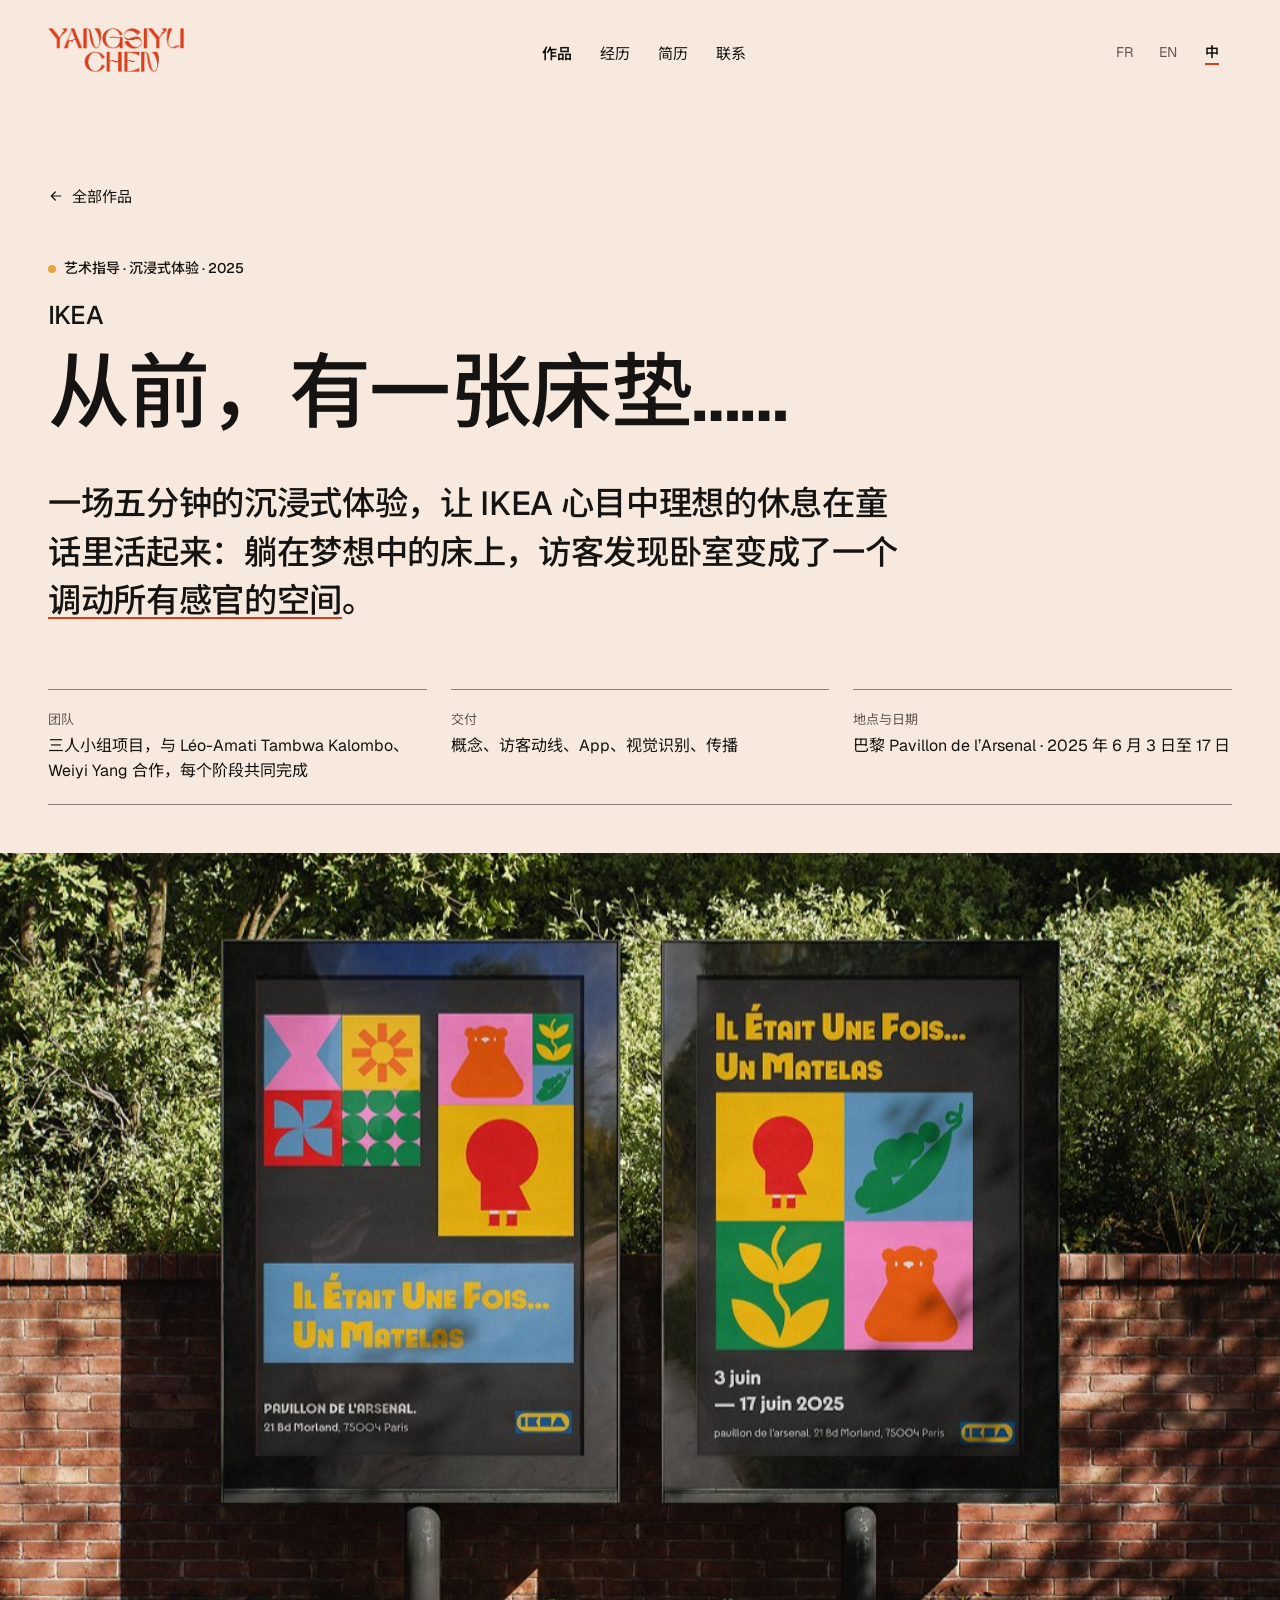
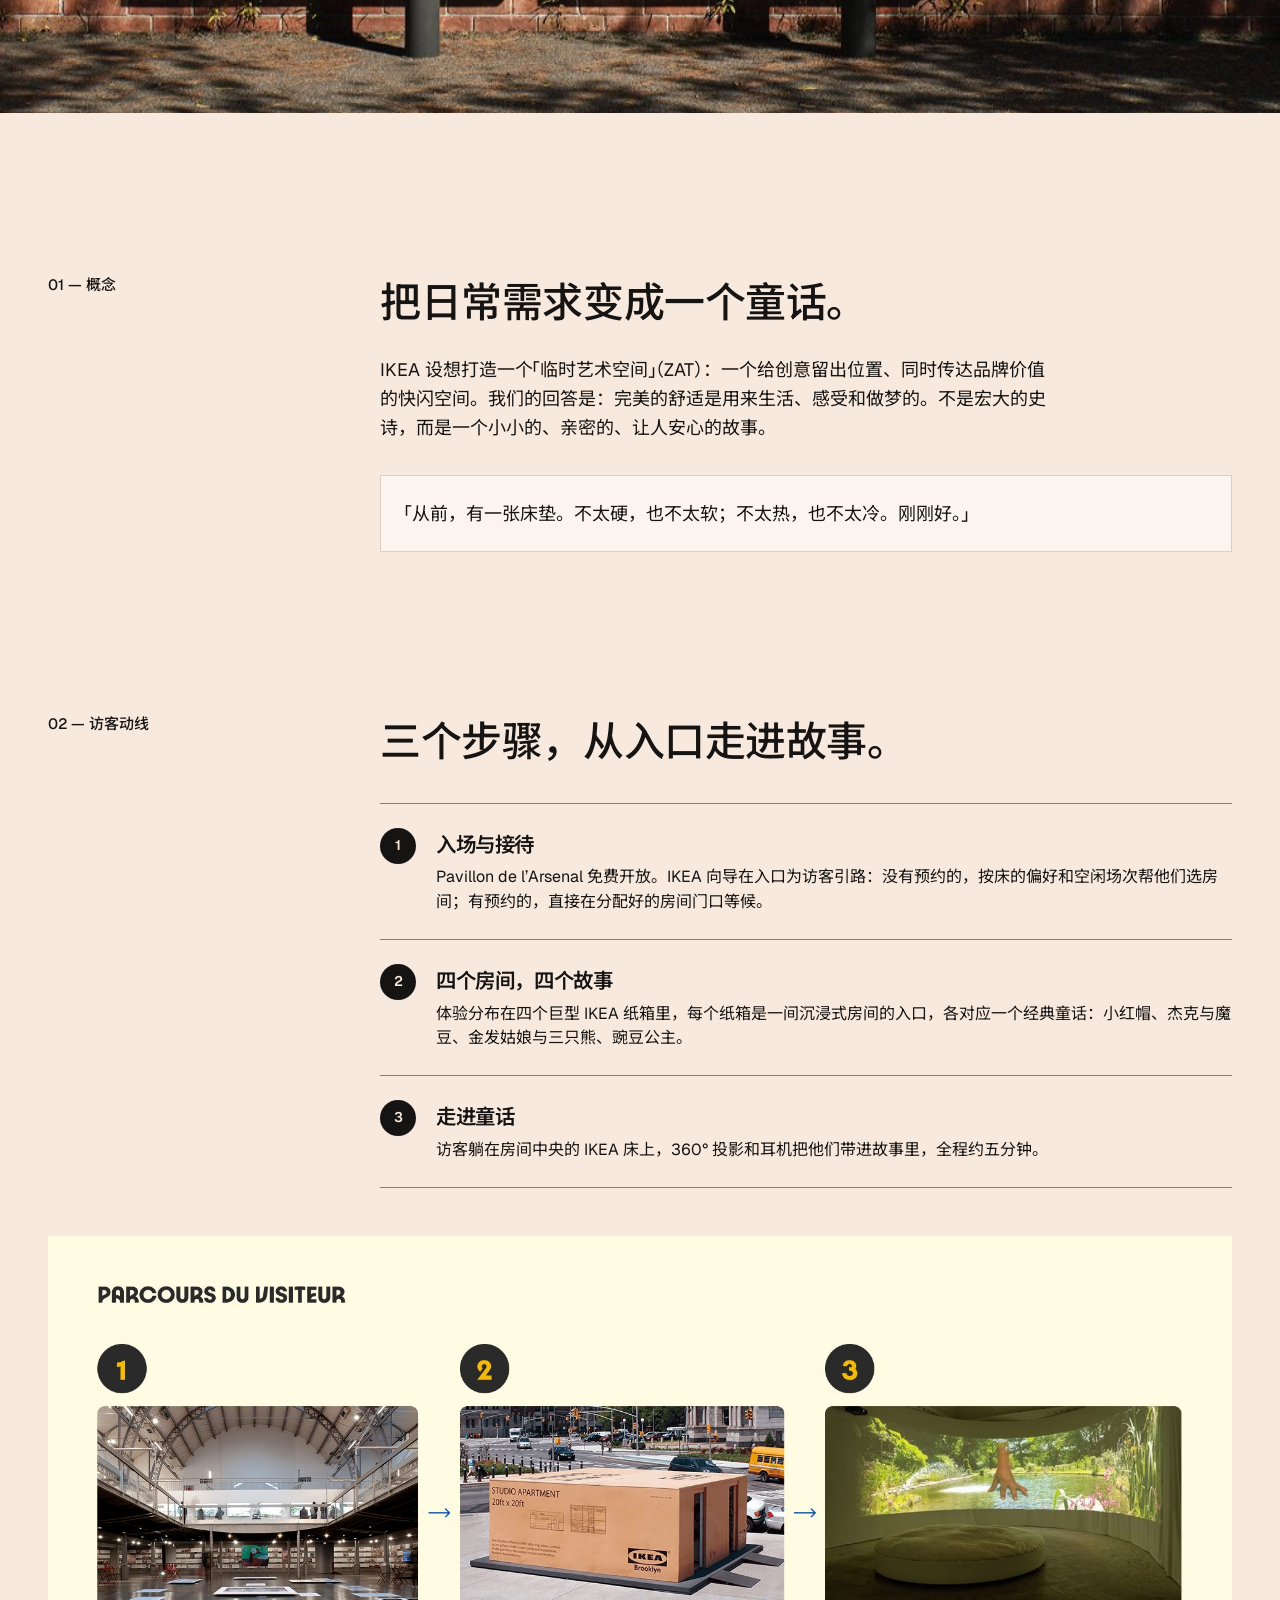
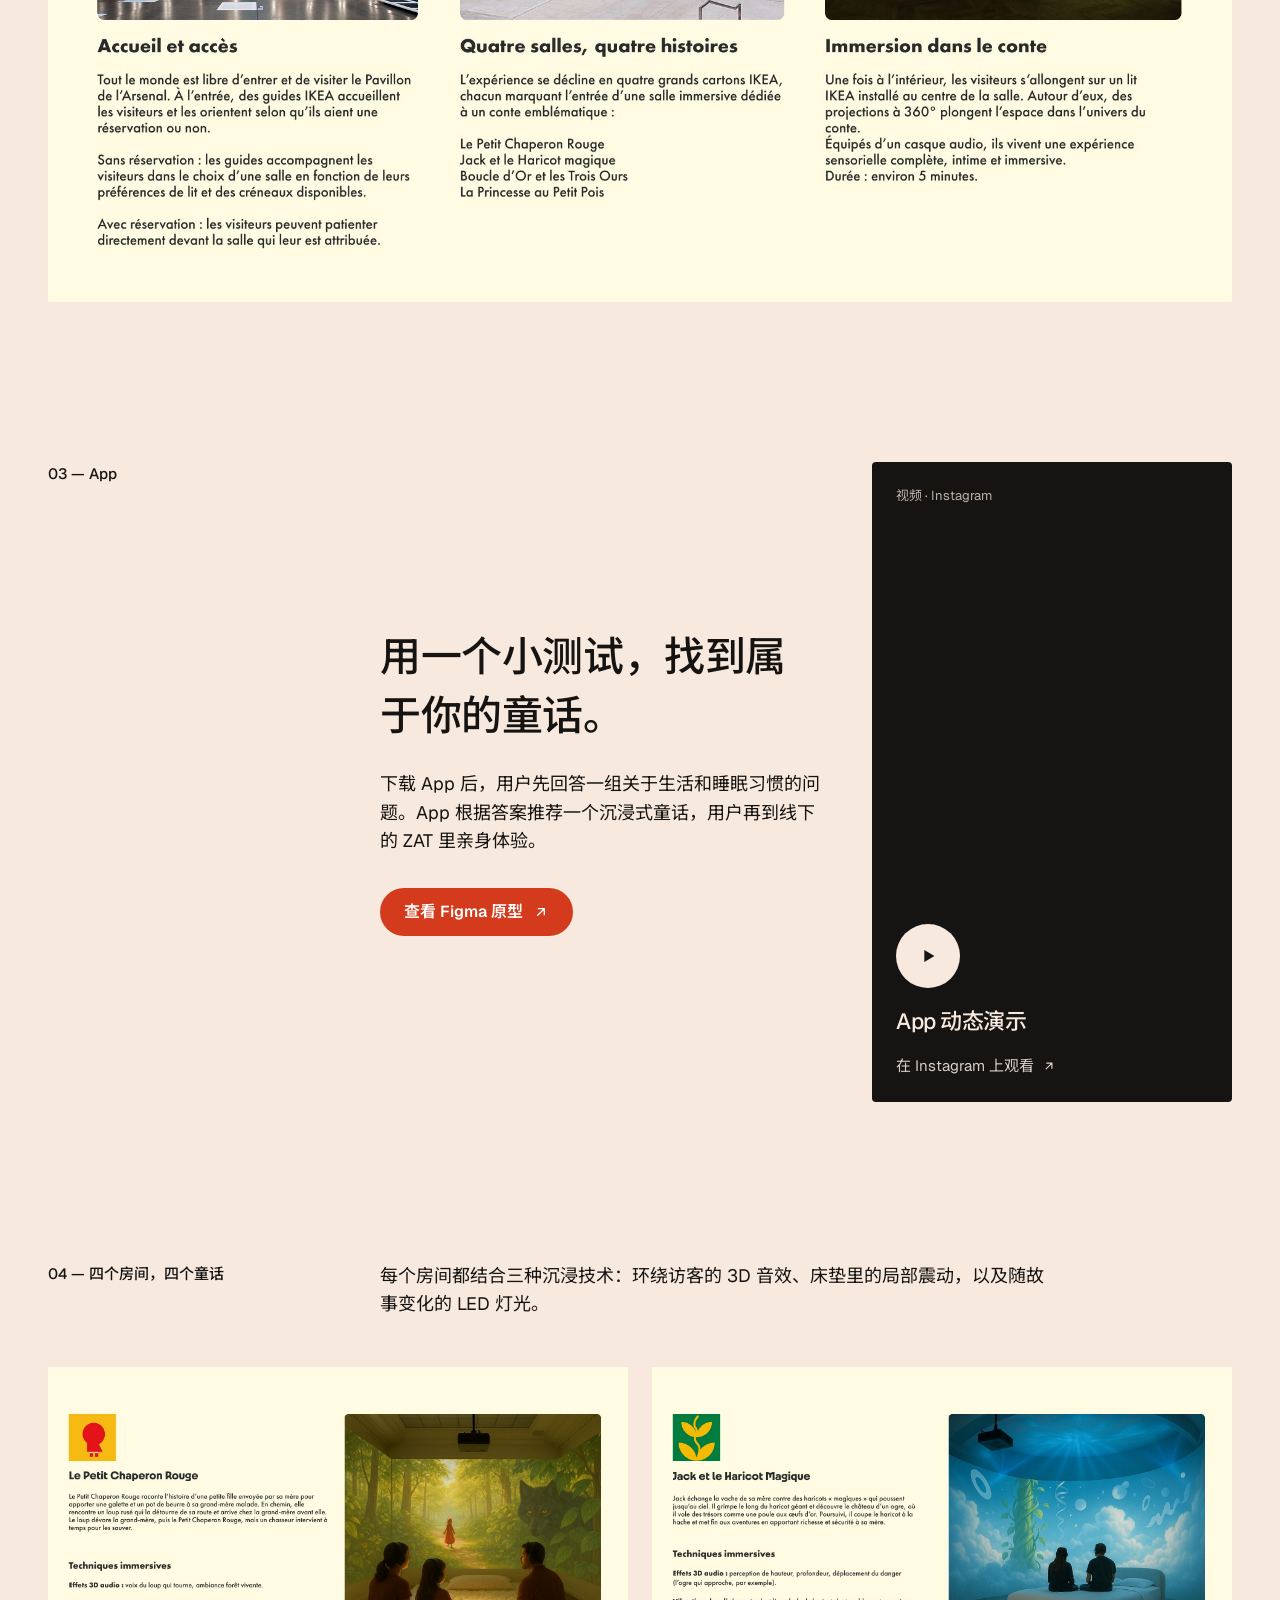
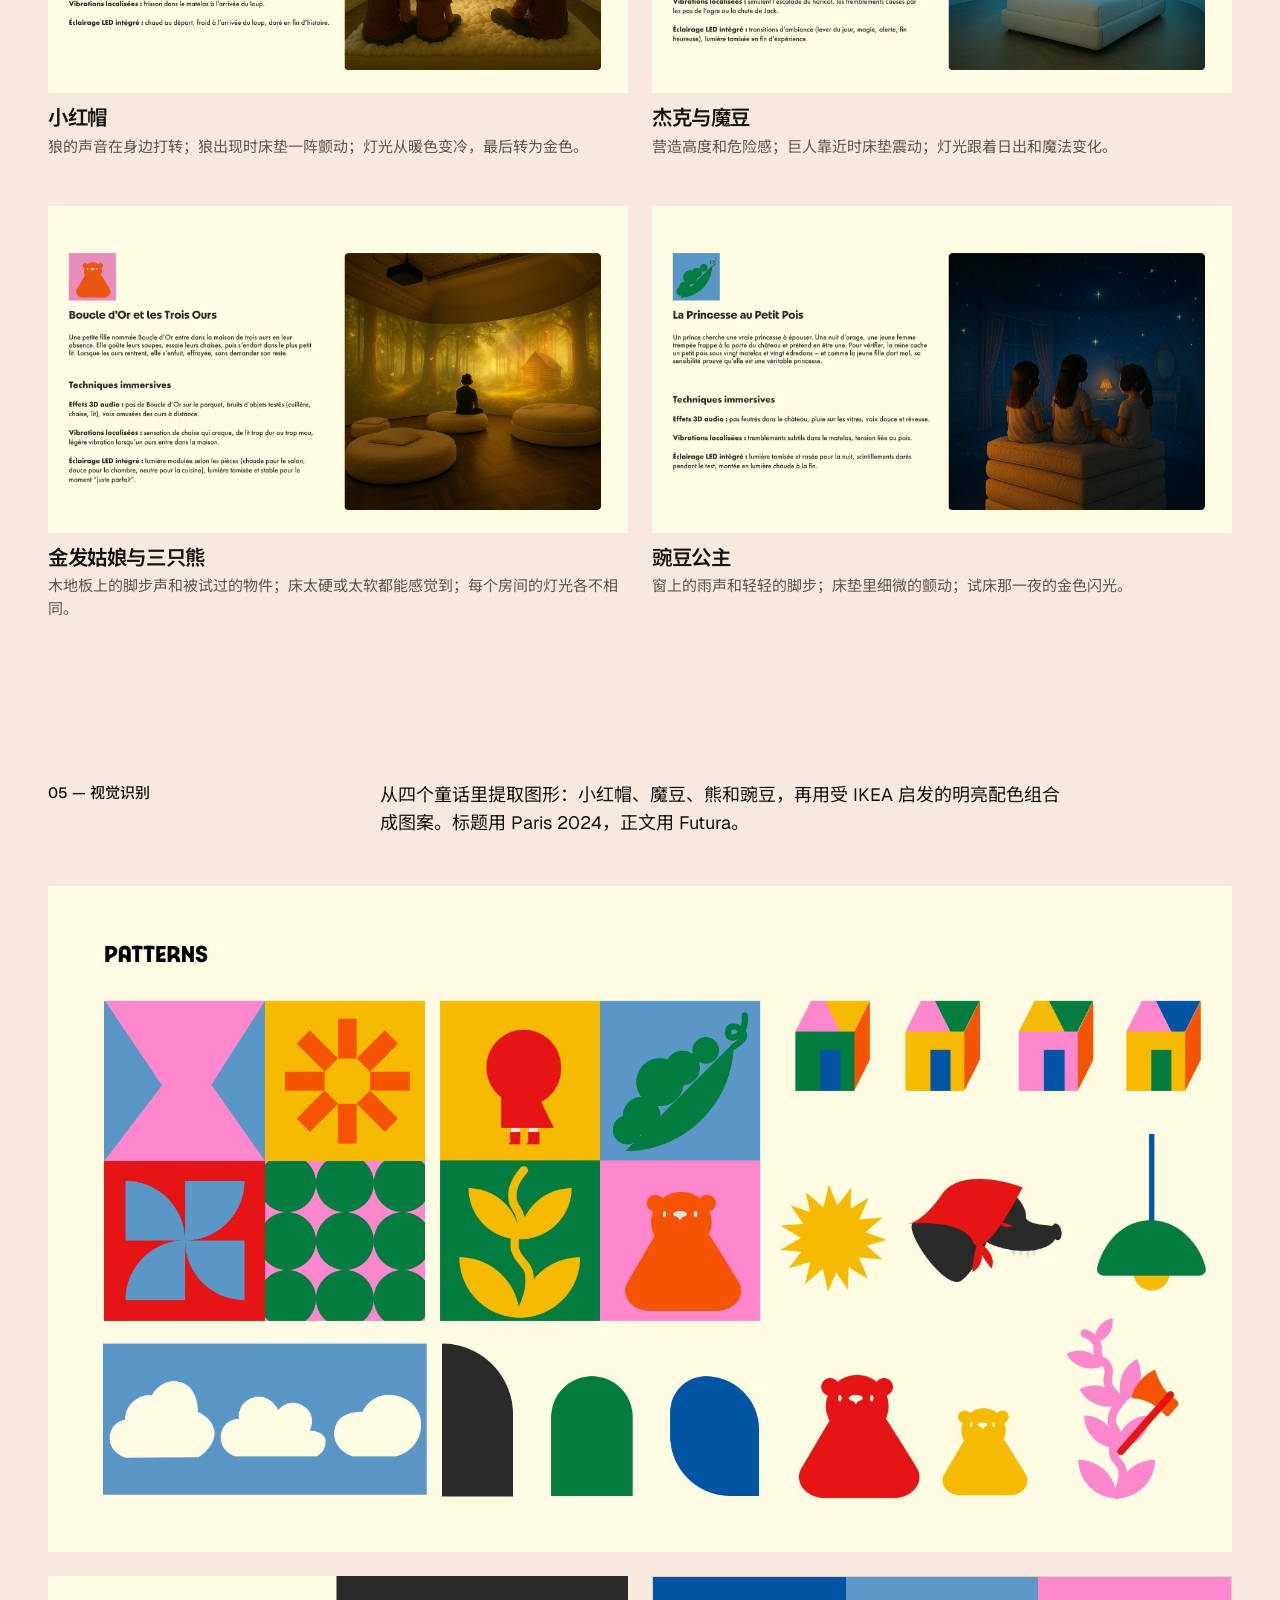
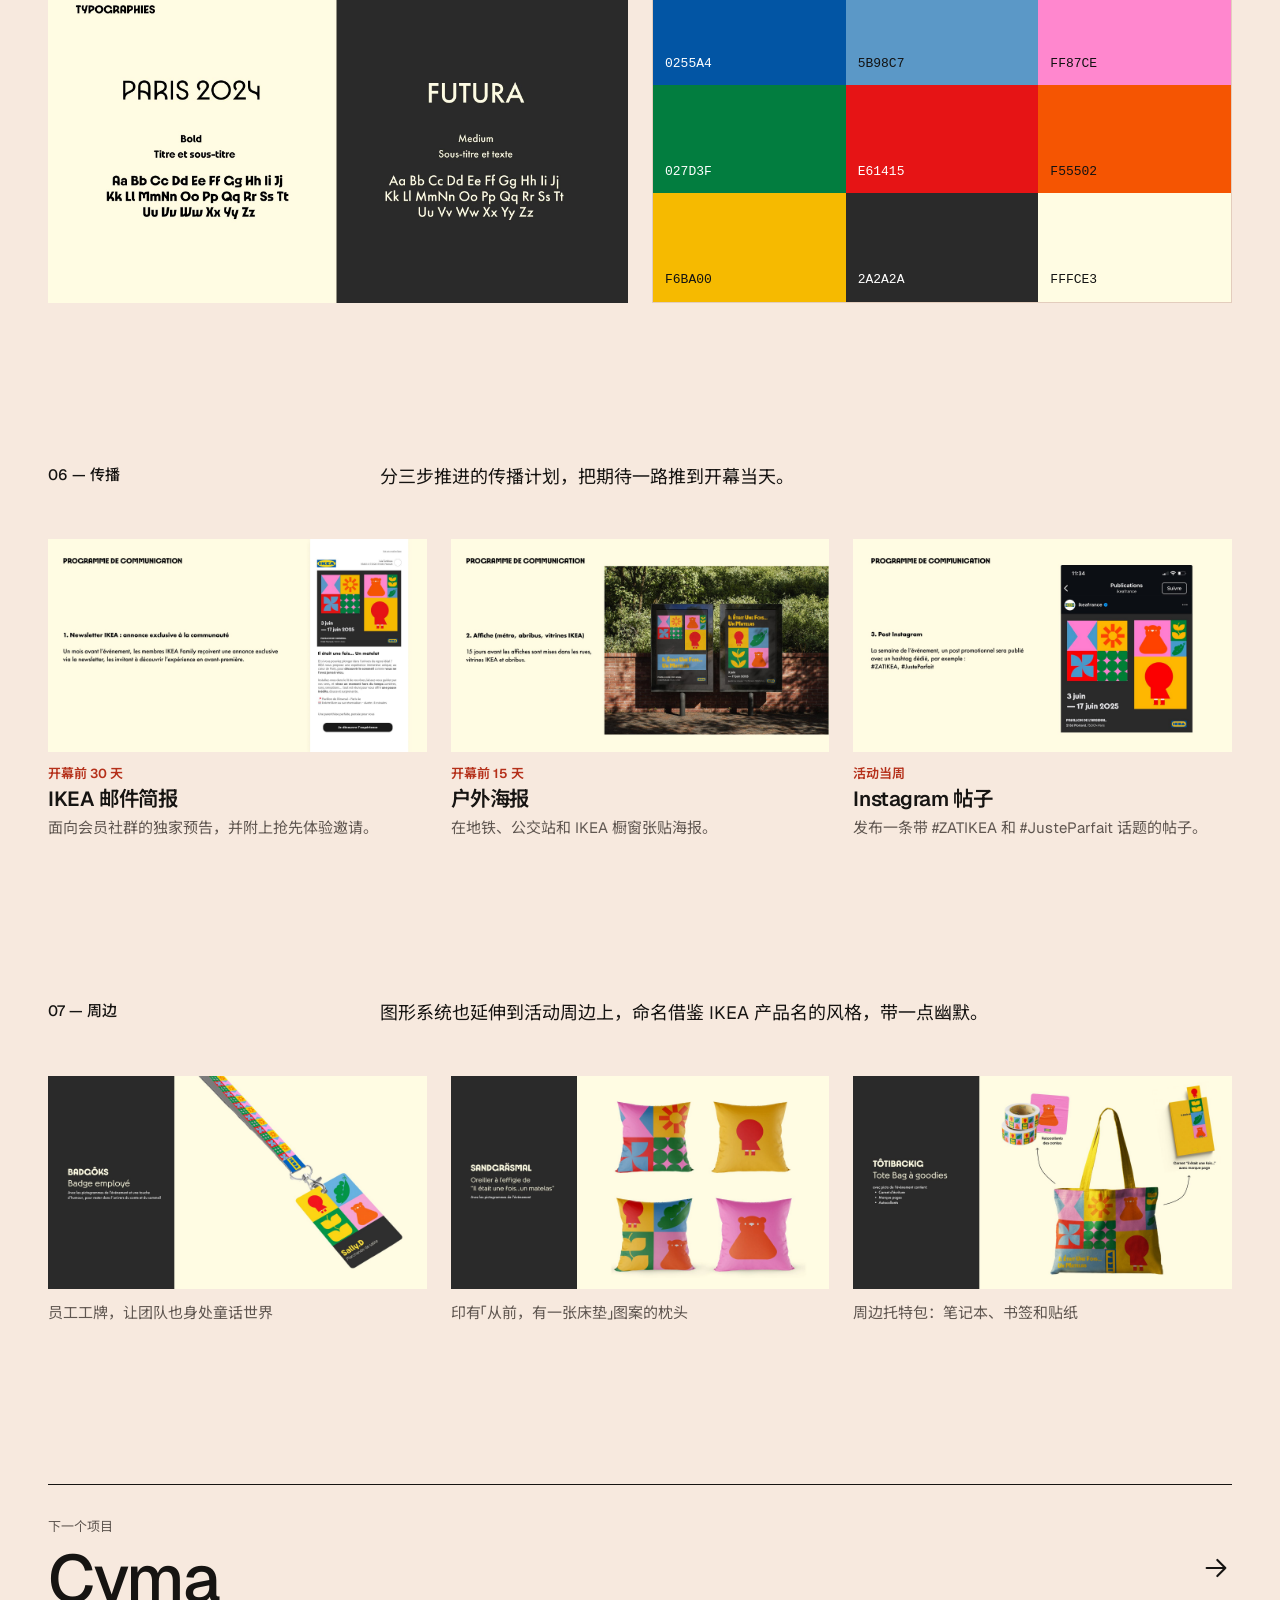
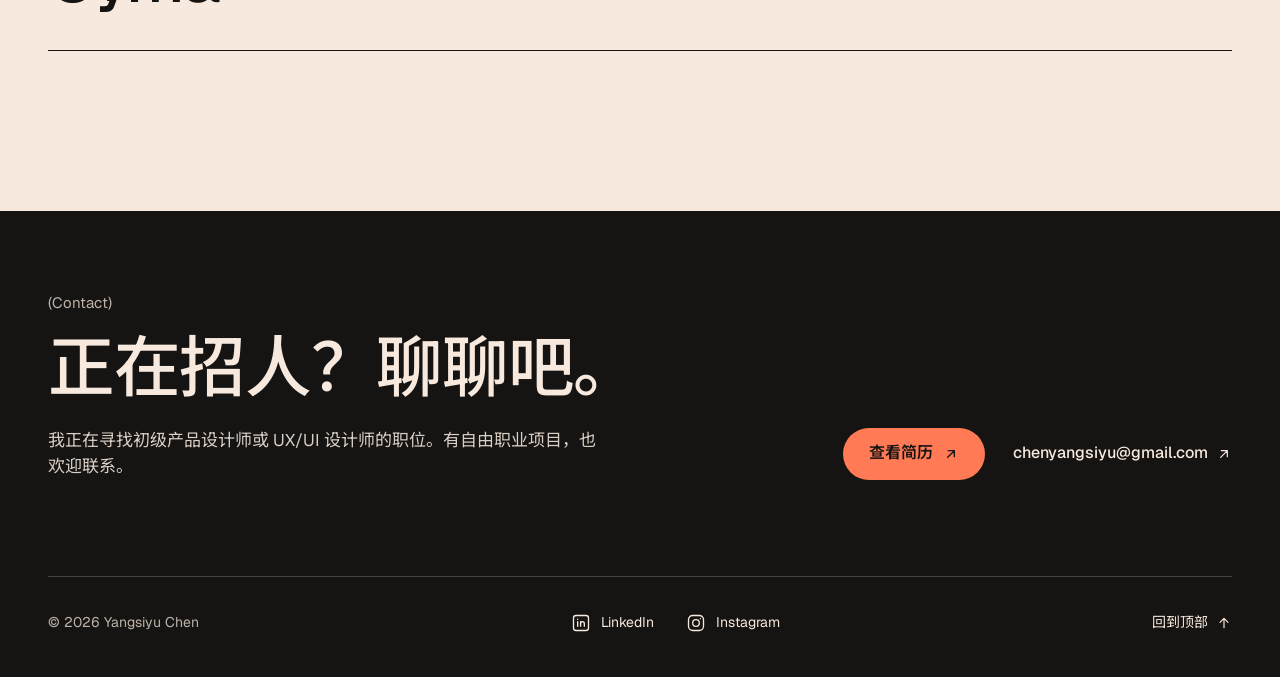
<file: zh/ikea.html>
<!doctype html>
<html lang="zh-CN">
<head>
<meta charset="utf-8">
<meta name="viewport" content="width=device-width, initial-scale=1">
<title>IKEA · 从前，有一张床垫…… · Yangsiyu Chen</title>
<meta name="description" content="Yangsiyu Chen 的作品集，常驻巴黎的产品与 UX/UI 设计师：用户调研、原型、UI 与无障碍设计。">
<meta property="og:title" content="IKEA · 从前，有一张床垫…… · Yangsiyu Chen">
<meta property="og:description" content="Yangsiyu Chen 的作品集，常驻巴黎的产品与 UX/UI 设计师：用户调研、原型、UI 与无障碍设计。">
<meta property="og:type" content="website">
<meta name="theme-color" content="#f7e9de">
<link rel="icon" type="image/png" href="../assets/img/logo.png">
<link rel="alternate" hreflang="fr" href="../ikea.html">
<link rel="alternate" hreflang="en" href="../en/ikea.html">
<link rel="alternate" hreflang="zh-CN" href="../zh/ikea.html">
<link rel="preconnect" href="https://fonts.googleapis.com">
<link rel="preconnect" href="https://fonts.gstatic.com" crossorigin>
<link rel="stylesheet" href="https://fonts.googleapis.com/css2?family=Geist:wght@300;400;500;600&amp;family=Noto+Sans+SC:wght@400;500;600&amp;display=swap">
<link rel="stylesheet" href="../assets/css/base.css">
<link rel="stylesheet" href="../assets/css/ikea.css">
<script src="../assets/js/main.js" defer></script>
</head>
<body data-lang="zh">
<div id="top" class="site" lang="zh-CN" style="background: #f7e9de; color: #161412; font-family: 'Geist', 'Noto Sans SC', system-ui, sans-serif; font-size: 16px; line-height: 1.55; min-height: 100%; overflow-x: hidden">
<div class="wrap" style="padding-top: 28px">

<header class="hdr">
<div class="hdr-logo"><a href="index.html" class="logo-link"><img src="../assets/img/logo.png" alt="Yangsiyu Chen" style="width: auto; display: block"></a></div>
<nav aria-label="主导航" class="hdr-nav">
<a href="index.html#projets" class="nav-link" aria-current="page" style="font-weight: 600">作品</a>
<a href="index.html#parcours" class="nav-link">经历</a>
<a href="../assets/cv/CV_Yangsiyu_CHEN_EN.pdf" class="nav-link" target="_blank" rel="noopener">简历</a>
<a href="#contact" class="nav-link">联系</a>
</nav>
<div role="group" aria-label="语言" class="hdr-lang">

<button type="button" class="lang-btn" data-lang="fr" data-href="../ikea.html" aria-pressed="false" style="min-width: 40px; min-height: 36px; padding: 0 6px; border: 0; border-radius: 0; background: transparent; color: #5f5650; font: inherit; font-size: 14px; font-weight: 400; text-decoration: none; text-decoration-color: #db3e1d; text-decoration-thickness: 2px; text-underline-offset: 6px; cursor: pointer">FR</button>

<button type="button" class="lang-btn" data-lang="en" data-href="../en/ikea.html" aria-pressed="false" style="min-width: 40px; min-height: 36px; padding: 0 6px; border: 0; border-radius: 0; background: transparent; color: #5f5650; font: inherit; font-size: 14px; font-weight: 400; text-decoration: none; text-decoration-color: #db3e1d; text-decoration-thickness: 2px; text-underline-offset: 6px; cursor: pointer">EN</button>

<button type="button" class="lang-btn" data-lang="zh" data-href="../zh/ikea.html" aria-pressed="true" style="min-width: 40px; min-height: 36px; padding: 0 6px; border: 0; border-radius: 0; background: transparent; color: #161412; font: inherit; font-size: 14px; font-weight: 600; text-decoration: underline; text-decoration-color: #db3e1d; text-decoration-thickness: 2px; text-underline-offset: 6px; cursor: pointer">中</button>

</div>
</header>

<section style="margin-top: 96px">
<a href="index.html" class="nav-link" style="display: inline-flex; align-items: center; gap: 8px; font-size: 15px; min-height: 44px">
<svg width="16" height="16" viewBox="0 0 24 24" fill="none" stroke="currentColor" stroke-width="1.8" stroke-linecap="round" stroke-linejoin="round" aria-hidden="true"><path d="M19 12H5M11 6l-6 6 6 6"></path></svg>全部作品</a>
<p style="margin: 40px 0 16px; display: flex; align-items: center; gap: 8px; font-size: 14px; font-weight: 500"><span aria-hidden="true" style="flex-shrink: 0; width: 8px; height: 8px; border-radius: 999px; background: #e9a23b"></span>艺术指导 · 沉浸式体验 · 2025</p>
<p style="margin: 0 0 8px; font-size: clamp(1.25rem, 2vw, 1.75rem); font-weight: 500; letter-spacing: -0.03em">IKEA</p>
<h1 class="t-display" style="max-width: 1100px">从前，有一张床垫……</h1>
<p class="t-lead" style="margin-top: 40px; max-width: 860px">一场五分钟的沉浸式体验，让 IKEA 心目中理想的休息在童话里活起来：躺在梦想中的床上，访客发现卧室变成了一个<span style="text-decoration: underline; text-decoration-color: #db3e1d; text-decoration-thickness: 0.07em; text-underline-offset: 0.14em">调动所有感官的空间</span>。</p>

<dl class="meta">
<div><dt style="font-size: 13px; color: #5f5650">团队</dt><dd style="margin: 4px 0 0">三人小组项目，与 Léo-Amati Tambwa Kalombo、Weiyi Yang 合作，每个阶段共同完成</dd></div>
<div><dt style="font-size: 13px; color: #5f5650">交付</dt><dd style="margin: 4px 0 0">概念、访客动线、App、视觉识别、传播</dd></div>
<div><dt style="font-size: 13px; color: #5f5650">地点与日期</dt><dd style="margin: 4px 0 0">巴黎 Pavillon de l’Arsenal · 2025 年 6 月 3 日至 17 日</dd></div>
</dl>
</section>
</div>

<div data-par="1" style="margin-top: 48px; width: 100%; aspect-ratio: 4 / 3; max-height: 860px; overflow: hidden; background: #2a2a2a">
<img src="../assets/img/ikea/ikea-cover.jpg" alt="户外广告牌上的两张「从前，有一张床垫」海报，印着彩色童话图形，2025 年 6 月 3 日至 17 日于 Pavillon de l’Arsenal" style="width: 100%; height: 100%; display: block; object-fit: cover; transform: translateY(0.0px) scale(1.12); will-change: transform" data-k="50">
</div>

<div class="wrap">

<section aria-labelledby="s1" class="split mt-l">
<h2 id="s1" class="t-label">01 — 概念</h2>
<div style="min-width: 0">
<p class="t-statement">把日常需求变成一个童话。</p>
<p class="t-body" style="margin-top: 24px">IKEA 设想打造一个「临时艺术空间」（ZAT）：一个给创意留出位置、同时传达品牌价值的快闪空间。我们的回答是：完美的舒适是用来生活、感受和做梦的。不是宏大的史诗，而是一个小小的、亲密的、让人安心的故事。</p>
<p style="margin: 32px 0 0; padding: 24px; background: #fcf5ef; border: 1px solid #e3cdbd; font-size: 18px; line-height: 1.5">「从前，有一张床垫。不太硬，也不太软；不太热，也不太冷。刚刚好。」</p>
</div>
</section>

<section aria-labelledby="s2" class="mt-l">
<div class="split">
<h2 id="s2" class="t-label">02 — 访客动线</h2>
<div style="min-width: 0">
<p class="t-statement">三个步骤，从入口走进故事。</p>
<ol style="margin: 32px 0 0; padding: 0; list-style: none; border-top: 1px solid #8a7f77">

<li class="step" style="display: flex; gap: 20px; padding: 24px 0; border-bottom: 1px solid #8a7f77">
<span class="step-n" style="flex-shrink: 0; width: 36px; height: 36px; border-radius: 999px; background: #161412; color: #f7e9de; font-size: 14px; font-weight: 600; display: flex; align-items: center; justify-content: center">1</span>
<div style="min-width: 0">
<h3 class="t-h3" style="margin-top: 4px">入场与接待</h3>
<p style="margin: 8px 0 0; font-size: 16px; line-height: 1.55">Pavillon de l’Arsenal 免费开放。IKEA 向导在入口为访客引路：没有预约的，按床的偏好和空闲场次帮他们选房间；有预约的，直接在分配好的房间门口等候。</p>
</div>
</li>

<li class="step" style="display: flex; gap: 20px; padding: 24px 0; border-bottom: 1px solid #8a7f77">
<span class="step-n" style="flex-shrink: 0; width: 36px; height: 36px; border-radius: 999px; background: #161412; color: #f7e9de; font-size: 14px; font-weight: 600; display: flex; align-items: center; justify-content: center">2</span>
<div style="min-width: 0">
<h3 class="t-h3" style="margin-top: 4px">四个房间，四个故事</h3>
<p style="margin: 8px 0 0; font-size: 16px; line-height: 1.55">体验分布在四个巨型 IKEA 纸箱里，每个纸箱是一间沉浸式房间的入口，各对应一个经典童话：小红帽、杰克与魔豆、金发姑娘与三只熊、豌豆公主。</p>
</div>
</li>

<li class="step" style="display: flex; gap: 20px; padding: 24px 0; border-bottom: 1px solid #8a7f77">
<span class="step-n" style="flex-shrink: 0; width: 36px; height: 36px; border-radius: 999px; background: #161412; color: #f7e9de; font-size: 14px; font-weight: 600; display: flex; align-items: center; justify-content: center">3</span>
<div style="min-width: 0">
<h3 class="t-h3" style="margin-top: 4px">走进童话</h3>
<p style="margin: 8px 0 0; font-size: 16px; line-height: 1.55">访客躺在房间中央的 IKEA 床上，360° 投影和耳机把他们带进故事里，全程约五分钟。</p>
</div>
</li>

</ol>
</div>
</div>
<div class="zoom mt-m"><img src="../assets/img/ikea/ikea-21.jpg" alt="三步访客动线：接待、四个房间、沉浸体验" style="width: 100%; display: block; aspect-ratio: 16 / 9; object-fit: cover"></div>
</section>

<section aria-labelledby="s3" class="mt-l">
<div class="split">
<h2 id="s3" class="t-label">03 — App</h2>
<div class="app">
<div style="min-width: 0">
<p class="t-statement">用一个小测试，找到属于你的童话。</p>
<p class="t-body" style="margin-top: 24px">下载 App 后，用户先回答一组关于生活和睡眠习惯的问题。App 根据答案推荐一个沉浸式童话，用户再到线下的 ZAT 里亲身体验。</p>
<a href="https://www.figma.com/proto/v77ypggwTpUERw6jWa8nwb/Untitled?page-id=253%3A2&amp;node-id=254-3&amp;viewport=362%2C388%2C0.29&amp;scaling=scale-down&amp;content-scaling=fixed&amp;starting-point-node-id=254%3A3&amp;show-proto-sidebar=1" target="_blank" rel="noopener" class="btn-primary" style="margin-top: 32px; display: inline-flex; align-items: center; gap: 10px; min-height: 48px; padding: 0 24px; border-radius: 999px; background: #d33b1c; color: #ffffff; font-weight: 600; text-decoration: none">查看 Figma 原型
<svg width="16" height="16" viewBox="0 0 24 24" fill="none" stroke="currentColor" stroke-width="2" stroke-linecap="round" aria-hidden="true"><path d="M7 17L17 7M8 7h9v9"></path></svg></a>
</div>
<a href="https://www.instagram.com/reel/DK-mXfyITZ-/" target="_blank" rel="noopener" class="video-card" style="width: 100%; max-width: 360px; aspect-ratio: 9 / 16; border-radius: 4px; background: #161412; color: #f7e9de; text-decoration: none; display: flex; flex-direction: column; justify-content: space-between; padding: 24px">
<span style="font-size: 13px; color: #bdb3ab">视频 · Instagram</span>
<span style="display: flex; flex-direction: column; align-items: flex-start; gap: 20px">
<span class="play" aria-hidden="true" style="width: 64px; height: 64px; border-radius: 999px; background: #f7e9de; color: #161412; display: flex; align-items: center; justify-content: center">
<svg width="22" height="22" viewBox="0 0 24 24" fill="currentColor" aria-hidden="true"><path d="M8 5.5v13l11-6.5z"></path></svg></span>
<span style="font-size: 22px; font-weight: 500; line-height: 1.2; letter-spacing: -0.02em">App 动态演示</span>
<span style="display: inline-flex; align-items: center; gap: 8px; font-size: 15px; color: #d9cfc7">在 Instagram 上观看
<svg width="14" height="14" viewBox="0 0 24 24" fill="none" stroke="currentColor" stroke-width="2" stroke-linecap="round" aria-hidden="true"><path d="M7 17L17 7M8 7h9v9"></path></svg></span>
</span>
</a>
</div>
</div>
</section>

<section aria-labelledby="s4" class="mt-l">
<div class="split">
<h2 id="s4" class="t-label">04 — 四个房间，四个童话</h2>
<p class="t-body">每个房间都结合三种沉浸技术：环绕访客的 3D 音效、床垫里的局部震动，以及随故事变化的 LED 灯光。</p>
</div>
<div class="g2 mt-m">

<figure style="margin: 0; min-width: 0">
<div class="zoom"><img src="../assets/img/ikea/ikea-22.jpg" alt="小红帽房间：一家人坐在大床上，面前是投影的森林，狼从树后出现" style="width: 100%; display: block; aspect-ratio: 16 / 9; object-fit: cover"></div>
<figcaption style="margin-top: 12px"><span class="t-h3" style="display: block">小红帽</span><span style="display: block; margin-top: 4px; font-size: 15px; color: #5f5650">狼的声音在身边打转；狼出现时床垫一阵颤动；灯光从暖色变冷，最后转为金色。</span></figcaption>
</figure>

<figure style="margin: 0; min-width: 0">
<div class="zoom"><img src="../assets/img/ikea/ikea-23.jpg" alt="杰克与魔豆房间：一对情侣躺在投影的云朵天空下" style="width: 100%; display: block; aspect-ratio: 16 / 9; object-fit: cover"></div>
<figcaption style="margin-top: 12px"><span class="t-h3" style="display: block">杰克与魔豆</span><span style="display: block; margin-top: 4px; font-size: 15px; color: #5f5650">营造高度和危险感；巨人靠近时床垫震动；灯光跟着日出和魔法变化。</span></figcaption>
</figure>

<figure style="margin: 0; min-width: 0">
<div class="zoom"><img src="../assets/img/ikea/ikea-24.jpg" alt="金发姑娘房间：一个人坐在投影的森林和小屋前" style="width: 100%; display: block; aspect-ratio: 16 / 9; object-fit: cover"></div>
<figcaption style="margin-top: 12px"><span class="t-h3" style="display: block">金发姑娘与三只熊</span><span style="display: block; margin-top: 4px; font-size: 15px; color: #5f5650">木地板上的脚步声和被试过的物件；床太硬或太软都能感觉到；每个房间的灯光各不相同。</span></figcaption>
</figure>

<figure style="margin: 0; min-width: 0">
<div class="zoom"><img src="../assets/img/ikea/ikea-25.jpg" alt="豌豆公主房间：孩子们坐在一叠床垫上，头顶是星空" style="width: 100%; display: block; aspect-ratio: 16 / 9; object-fit: cover"></div>
<figcaption style="margin-top: 12px"><span class="t-h3" style="display: block">豌豆公主</span><span style="display: block; margin-top: 4px; font-size: 15px; color: #5f5650">窗上的雨声和轻轻的脚步；床垫里细微的颤动；试床那一夜的金色闪光。</span></figcaption>
</figure>

</div>
</section>

<section aria-labelledby="s5" class="mt-l">
<div class="split">
<h2 id="s5" class="t-label">05 — 视觉识别</h2>
<p class="t-body">从四个童话里提取图形：小红帽、魔豆、熊和豌豆，再用受 IKEA 启发的明亮配色组合成图案。标题用 Paris 2024，正文用 Futura。</p>
</div>
<div class="zoom mt-m"><img src="../assets/img/ikea/ikea-18.jpg" alt="项目图案与图形：小红帽、魔豆、熊、豌豆、花和房子" style="width: 100%; display: block; aspect-ratio: 16 / 9; object-fit: cover"></div>
<div class="g2" style="margin-top: 24px; gap: 24px">
<div class="zoom" style="min-width: 0"><img src="../assets/img/ikea/ikea-14.jpg" alt="Paris 2024 与 Futura 字体" style="width: 100%; display: block; aspect-ratio: 16 / 9; object-fit: cover"></div>
<ul aria-label="项目配色" class="palette">
<li style="background: #0255a4; color: #ffffff">0255A4</li>
<li style="background: #5b98c7; color: #121212">5B98C7</li>
<li style="background: #ff87ce; color: #121212">FF87CE</li>
<li style="background: #027d3f; color: #ffffff">027D3F</li>
<li style="background: #e61415; color: #ffffff">E61415</li>
<li style="background: #f55502; color: #121212">F55502</li>
<li style="background: #f6ba00; color: #121212">F6BA00</li>
<li style="background: #2a2a2a; color: #ffffff">2A2A2A</li>
<li style="background: #fffce3; color: #121212">FFFCE3</li>
</ul>
</div>
</section>

<section aria-labelledby="s6" class="mt-l">
<div class="split">
<h2 id="s6" class="t-label">06 — 传播</h2>
<p class="t-body">分三步推进的传播计划，把期待一路推到开幕当天。</p>
</div>
<div class="g3 mt-m">

<figure style="margin: 0; min-width: 0">
<div class="zoom"><img src="../assets/img/ikea/ikea-10.jpg" alt="手机上的 IKEA 邮件简报，预告这场体验" style="width: 100%; display: block; aspect-ratio: 16 / 9; object-fit: cover"></div>
<figcaption style="margin-top: 12px"><span style="display: block; font-size: 13px; font-weight: 600; color: #b5301a">开幕前 30 天</span><span class="t-h3" style="display: block; margin-top: 2px">IKEA 邮件简报</span><span style="display: block; margin-top: 4px; font-size: 15px; color: #5f5650">面向会员社群的独家预告，并附上抢先体验邀请。</span></figcaption>
</figure>

<figure style="margin: 0; min-width: 0">
<div class="zoom"><img src="../assets/img/ikea/ikea-11.jpg" alt="公交站上的两张活动海报" style="width: 100%; display: block; aspect-ratio: 16 / 9; object-fit: cover"></div>
<figcaption style="margin-top: 12px"><span style="display: block; font-size: 13px; font-weight: 600; color: #b5301a">开幕前 15 天</span><span class="t-h3" style="display: block; margin-top: 2px">户外海报</span><span style="display: block; margin-top: 4px; font-size: 15px; color: #5f5650">在地铁、公交站和 IKEA 橱窗张贴海报。</span></figcaption>
</figure>

<figure style="margin: 0; min-width: 0">
<div class="zoom"><img src="../assets/img/ikea/ikea-12.jpg" alt="IKEA France 为活动发布的 Instagram 帖子" style="width: 100%; display: block; aspect-ratio: 16 / 9; object-fit: cover"></div>
<figcaption style="margin-top: 12px"><span style="display: block; font-size: 13px; font-weight: 600; color: #b5301a">活动当周</span><span class="t-h3" style="display: block; margin-top: 2px">Instagram 帖子</span><span style="display: block; margin-top: 4px; font-size: 15px; color: #5f5650">发布一条带 #ZATIKEA 和 #JusteParfait 话题的帖子。</span></figcaption>
</figure>

</div>
</section>

<section aria-labelledby="s7" class="mt-l">
<div class="split">
<h2 id="s7" class="t-label">07 — 周边</h2>
<p class="t-body">图形系统也延伸到活动周边上，命名借鉴 IKEA 产品名的风格，带一点幽默。</p>
</div>
<div class="g3 mt-m">

<figure style="margin: 0; min-width: 0">
<div class="zoom"><img src="../assets/img/ikea/ikea-29.jpg" alt="印有活动图形的员工工牌和挂绳" style="width: 100%; display: block; aspect-ratio: 16 / 9; object-fit: cover"></div>
<figcaption style="margin-top: 12px; font-size: 15px; color: #5f5650">员工工牌，让团队也身处童话世界</figcaption>
</figure>

<figure style="margin: 0; min-width: 0">
<div class="zoom"><img src="../assets/img/ikea/ikea-30.jpg" alt="四个印着项目图案的枕头" style="width: 100%; display: block; aspect-ratio: 16 / 9; object-fit: cover"></div>
<figcaption style="margin-top: 12px; font-size: 15px; color: #5f5650">印有「从前，有一张床垫」图案的枕头</figcaption>
</figure>

<figure style="margin: 0; min-width: 0">
<div class="zoom"><img src="../assets/img/ikea/ikea-31.jpg" alt="印花托特包，配笔记本、书签和贴纸" style="width: 100%; display: block; aspect-ratio: 16 / 9; object-fit: cover"></div>
<figcaption style="margin-top: 12px; font-size: 15px; color: #5f5650">周边托特包：笔记本、书签和贴纸</figcaption>
</figure>

</div>
</section>

<a href="cyma.html" class="next-link mt-l" style="display: flex; justify-content: space-between; align-items: center; gap: 24px; padding: 32px 0; border-top: 1px solid #161412; border-bottom: 1px solid #161412; color: #161412; text-decoration: none">
<span style="min-width: 0">
<span class="next-sub" style="display: block; font-size: 13px; color: #5f5650">下一个项目</span>
<span class="t-h1" style="display: block; margin-top: 4px">Cyma</span>
</span>
<svg width="32" height="32" viewBox="0 0 24 24" fill="none" stroke="currentColor" stroke-width="1.6" stroke-linecap="round" stroke-linejoin="round" aria-hidden="true" style="flex-shrink: 0"><path d="M5 12h14M13 6l6 6-6 6"></path></svg>
</a>
</div>

<footer id="contact" class="mt-l" style="background: #161412; color: #f7e9de">
<div class="foot-in">
<div style="display: flex; flex-wrap: wrap; justify-content: space-between; align-items: flex-end; gap: 32px">
<div style="flex: 1 1 480px; min-width: 0">
<p style="margin: 0; font-size: 15px; color: #bdb3ab">(Contact)</p>
<h2 class="t-h1" style="margin-top: 16px">正在招人？聊聊吧。</h2>
<p style="margin: 20px 0 0; max-width: 560px; font-size: 17px; color: #d9cfc7">我正在寻找初级产品设计师或 UX/UI 设计师的职位。有自由职业项目，也欢迎联系。</p>
</div>
<div style="display: flex; flex-wrap: wrap; align-items: center; gap: 12px 28px; min-width: 0">
<a href="../assets/cv/CV_Yangsiyu_CHEN_EN.pdf" target="_blank" rel="noopener" class="foot-btn" style="display: inline-flex; align-items: center; gap: 10px; min-height: 52px; padding: 0 26px; border-radius: 999px; background: #ff7a55; color: #161412; font-weight: 600; text-decoration: none">查看简历
<svg width="16" height="16" viewBox="0 0 24 24" fill="none" stroke="currentColor" stroke-width="2" stroke-linecap="round" stroke-linejoin="round" aria-hidden="true"><path d="M7 17L17 7M8 7h9v9"></path></svg></a>
<a href="mailto:chenyangsiyu@gmail.com" class="foot-text" style="display: inline-flex; align-items: center; gap: 8px; min-height: 48px; font-weight: 500; overflow-wrap: anywhere">chenyangsiyu@gmail.com
<svg width="16" height="16" viewBox="0 0 24 24" fill="none" stroke="currentColor" stroke-width="1.8" stroke-linecap="round" stroke-linejoin="round" aria-hidden="true"><path d="M7 17L17 7M8 7h9v9"></path></svg></a>
</div>
</div>
<div style="margin-top: 96px; padding-top: 24px; border-top: 1px solid #4a423d; display: flex; flex-wrap: wrap; justify-content: space-between; align-items: center; gap: 16px 32px; font-size: 14px">
<span style="color: #bdb3ab">© 2026 Yangsiyu Chen</span>
<ul aria-label="社交媒体" style="margin: 0; padding: 0; list-style: none; display: flex; flex-wrap: wrap; gap: 8px 32px">
<li><a href="https://www.linkedin.com/in/yangsiyu-chen-5bbab8222" class="foot-link" style="display: inline-flex; align-items: center; gap: 10px; min-height: 44px">
<svg width="20" height="20" viewBox="0 0 24 24" fill="none" stroke="currentColor" stroke-width="1.6" stroke-linecap="round" stroke-linejoin="round" aria-hidden="true"><rect x="3" y="3" width="18" height="18" rx="3"></rect><path d="M8 10.5V16M8 7.5v.1M11.5 16v-5.5M11.5 13c0-1.7 1-2.6 2.3-2.6s2.2.9 2.2 2.6V16"></path></svg>LinkedIn</a></li>
<li><a href="https://www.instagram.com/cysy.crea/" class="foot-link" style="display: inline-flex; align-items: center; gap: 10px; min-height: 44px">
<svg width="20" height="20" viewBox="0 0 24 24" fill="none" stroke="currentColor" stroke-width="1.6" stroke-linecap="round" stroke-linejoin="round" aria-hidden="true"><rect x="3" y="3" width="18" height="18" rx="5"></rect><circle cx="12" cy="12" r="4"></circle><path d="M17.3 6.7v.1"></path></svg>Instagram</a></li>
</ul>
<a href="#top" class="foot-link" style="display: inline-flex; align-items: center; gap: 8px; min-height: 44px">回到顶部
<svg width="16" height="16" viewBox="0 0 24 24" fill="none" stroke="currentColor" stroke-width="1.8" stroke-linecap="round" stroke-linejoin="round" aria-hidden="true"><path d="M12 19V5M6 11l6-6 6 6"></path></svg></a>
</div>
</div>
</footer>
</div>
</body>
</html>
</file>
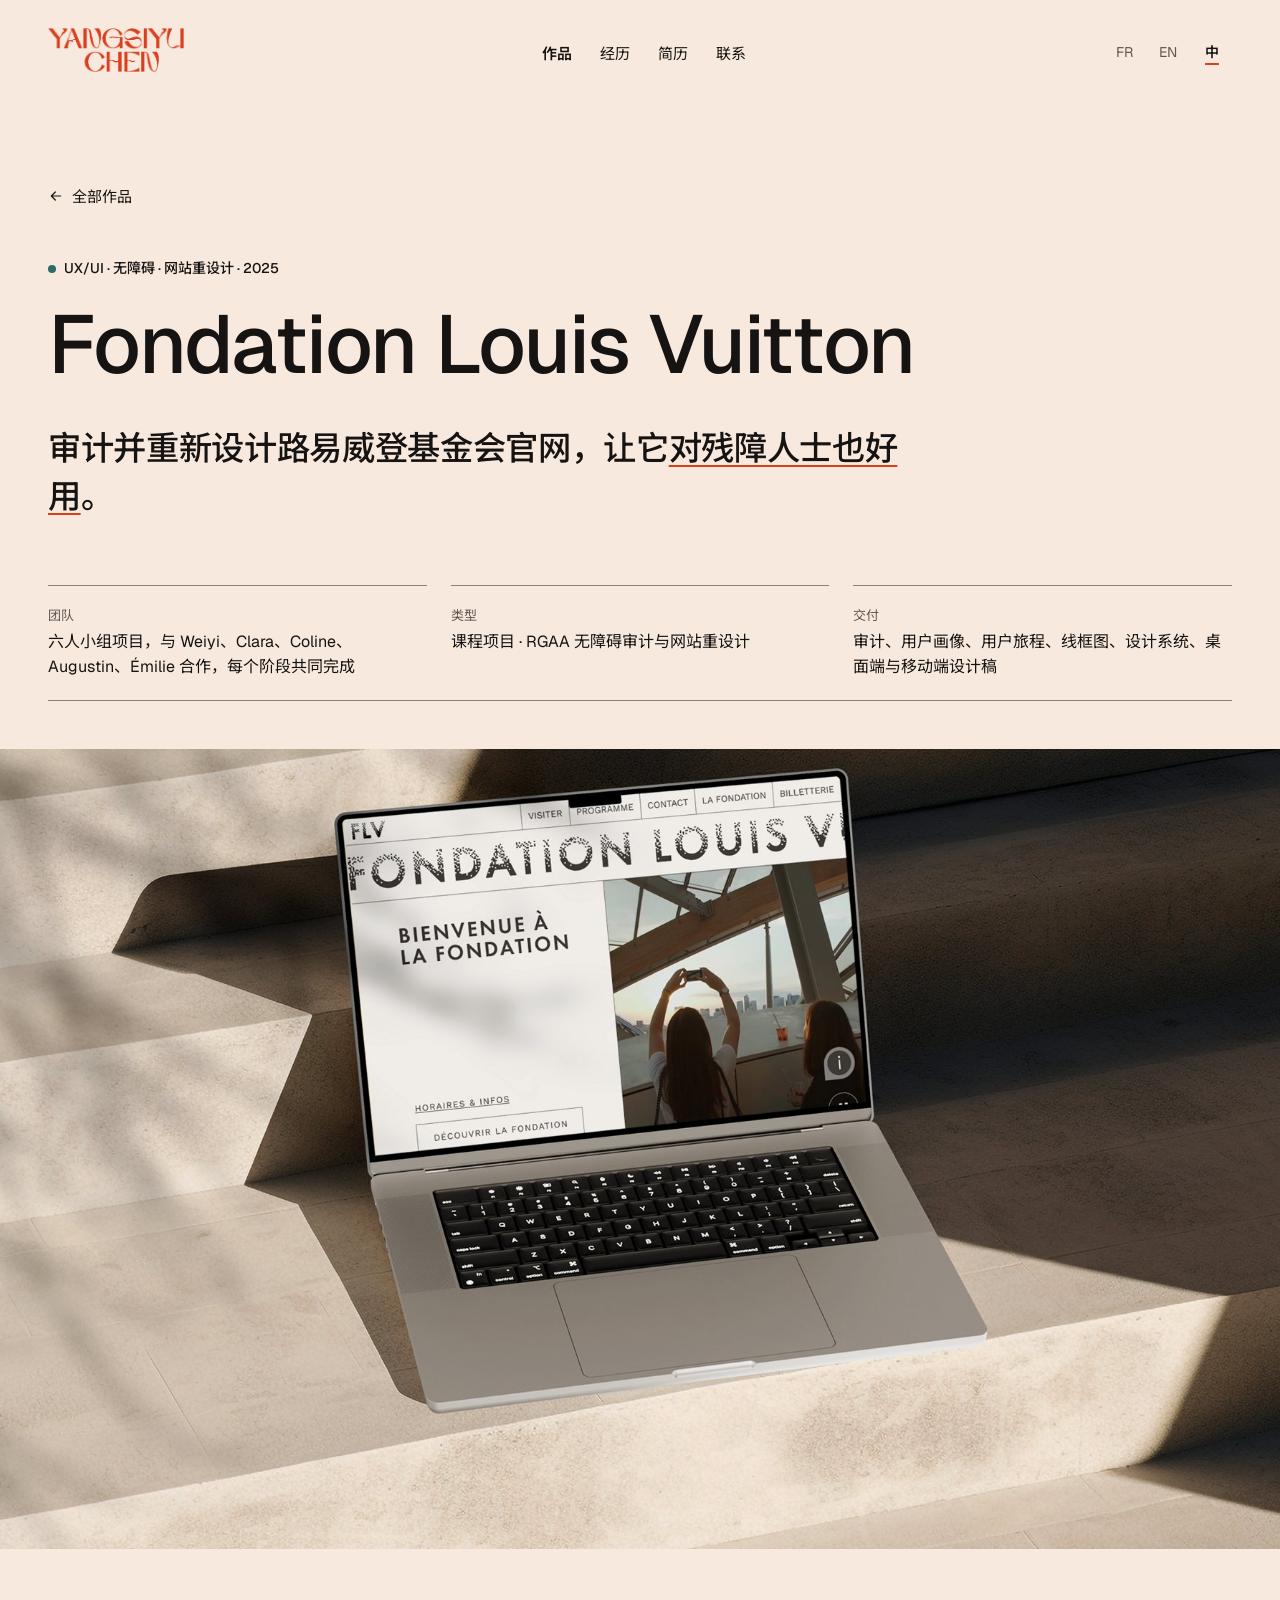
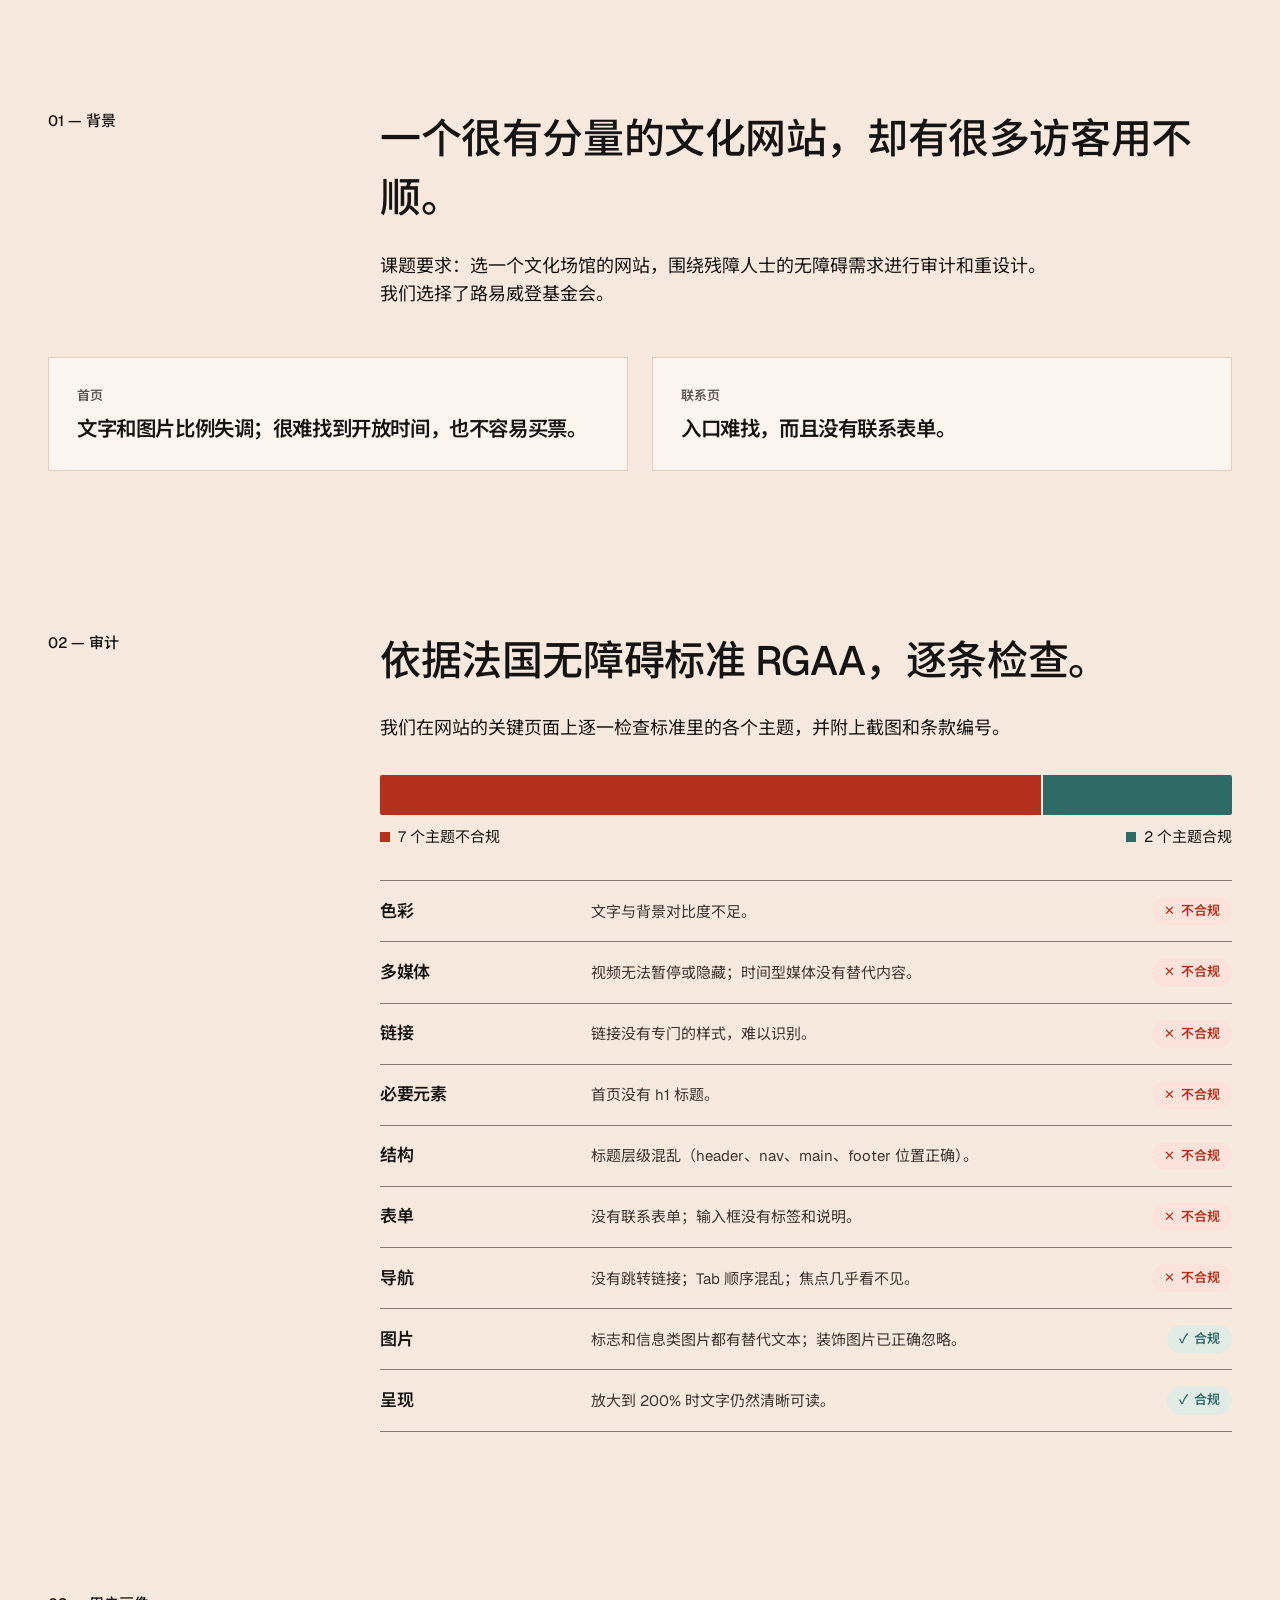
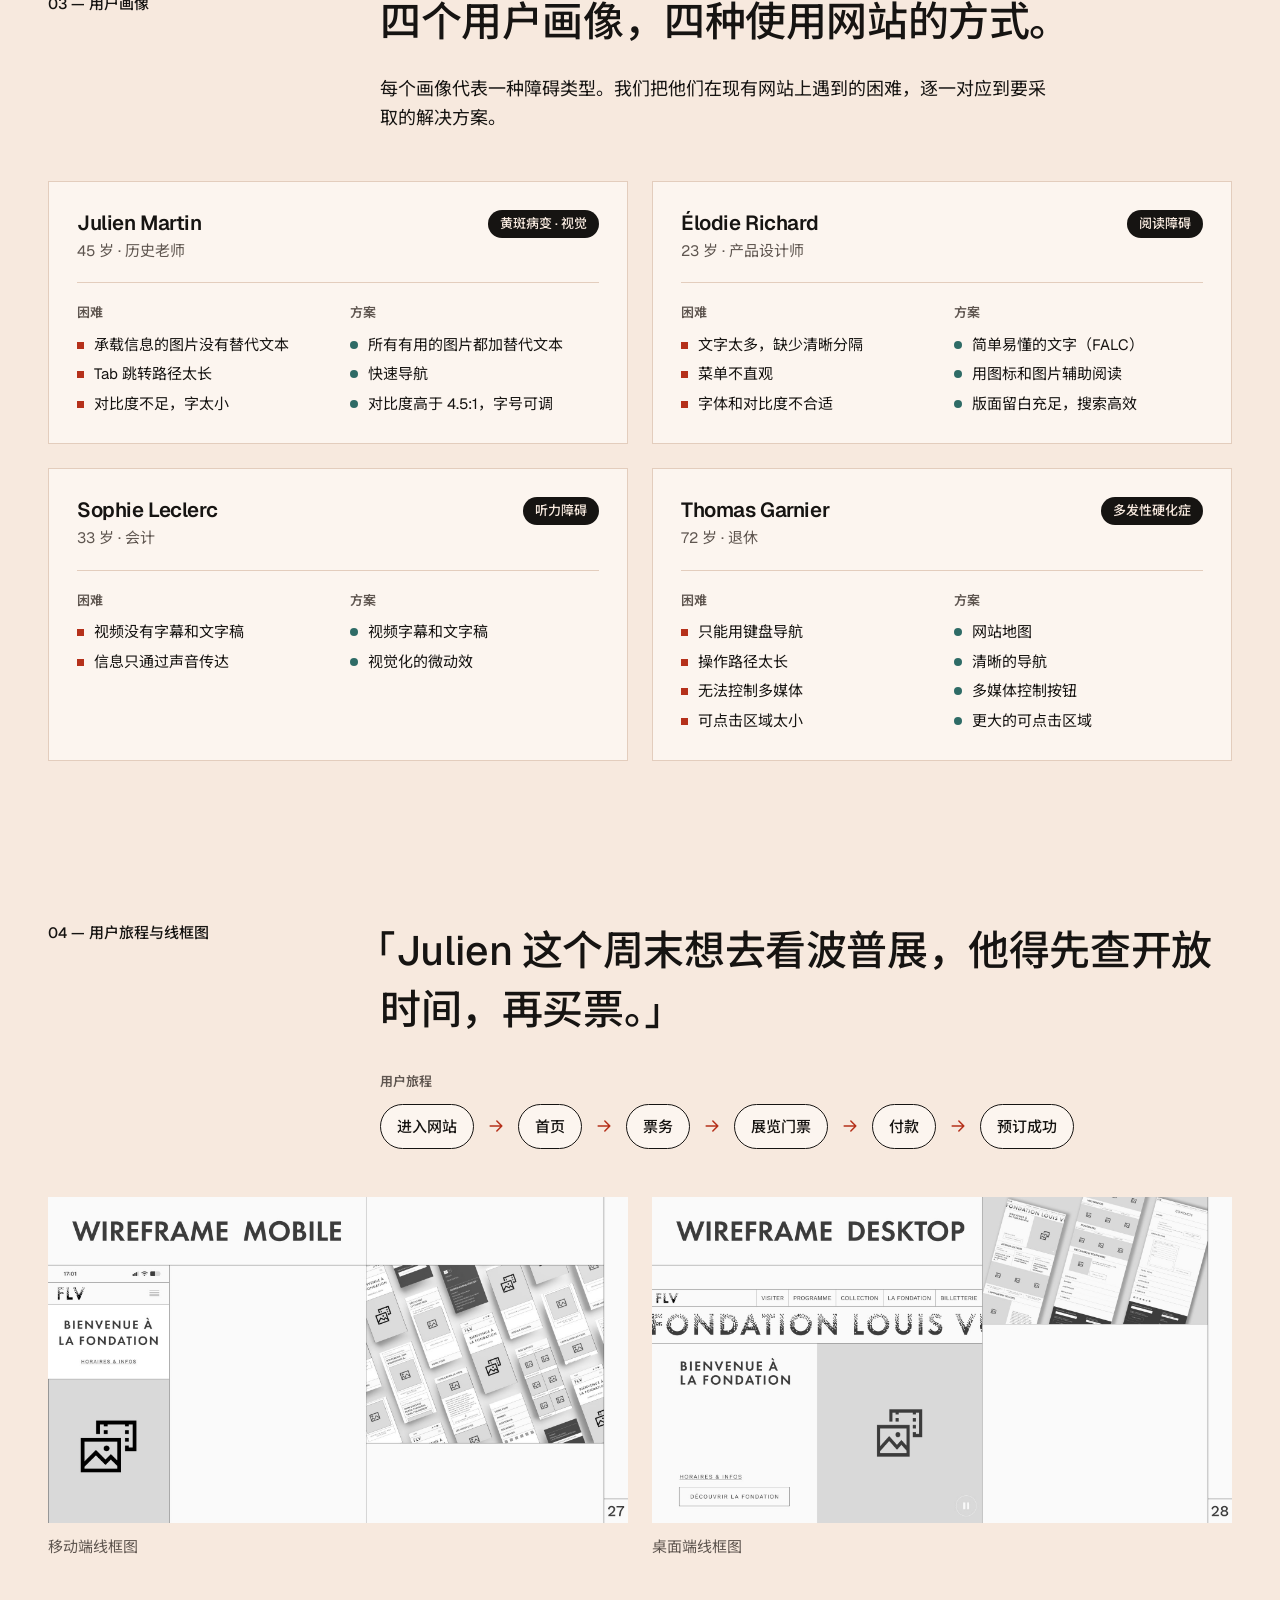
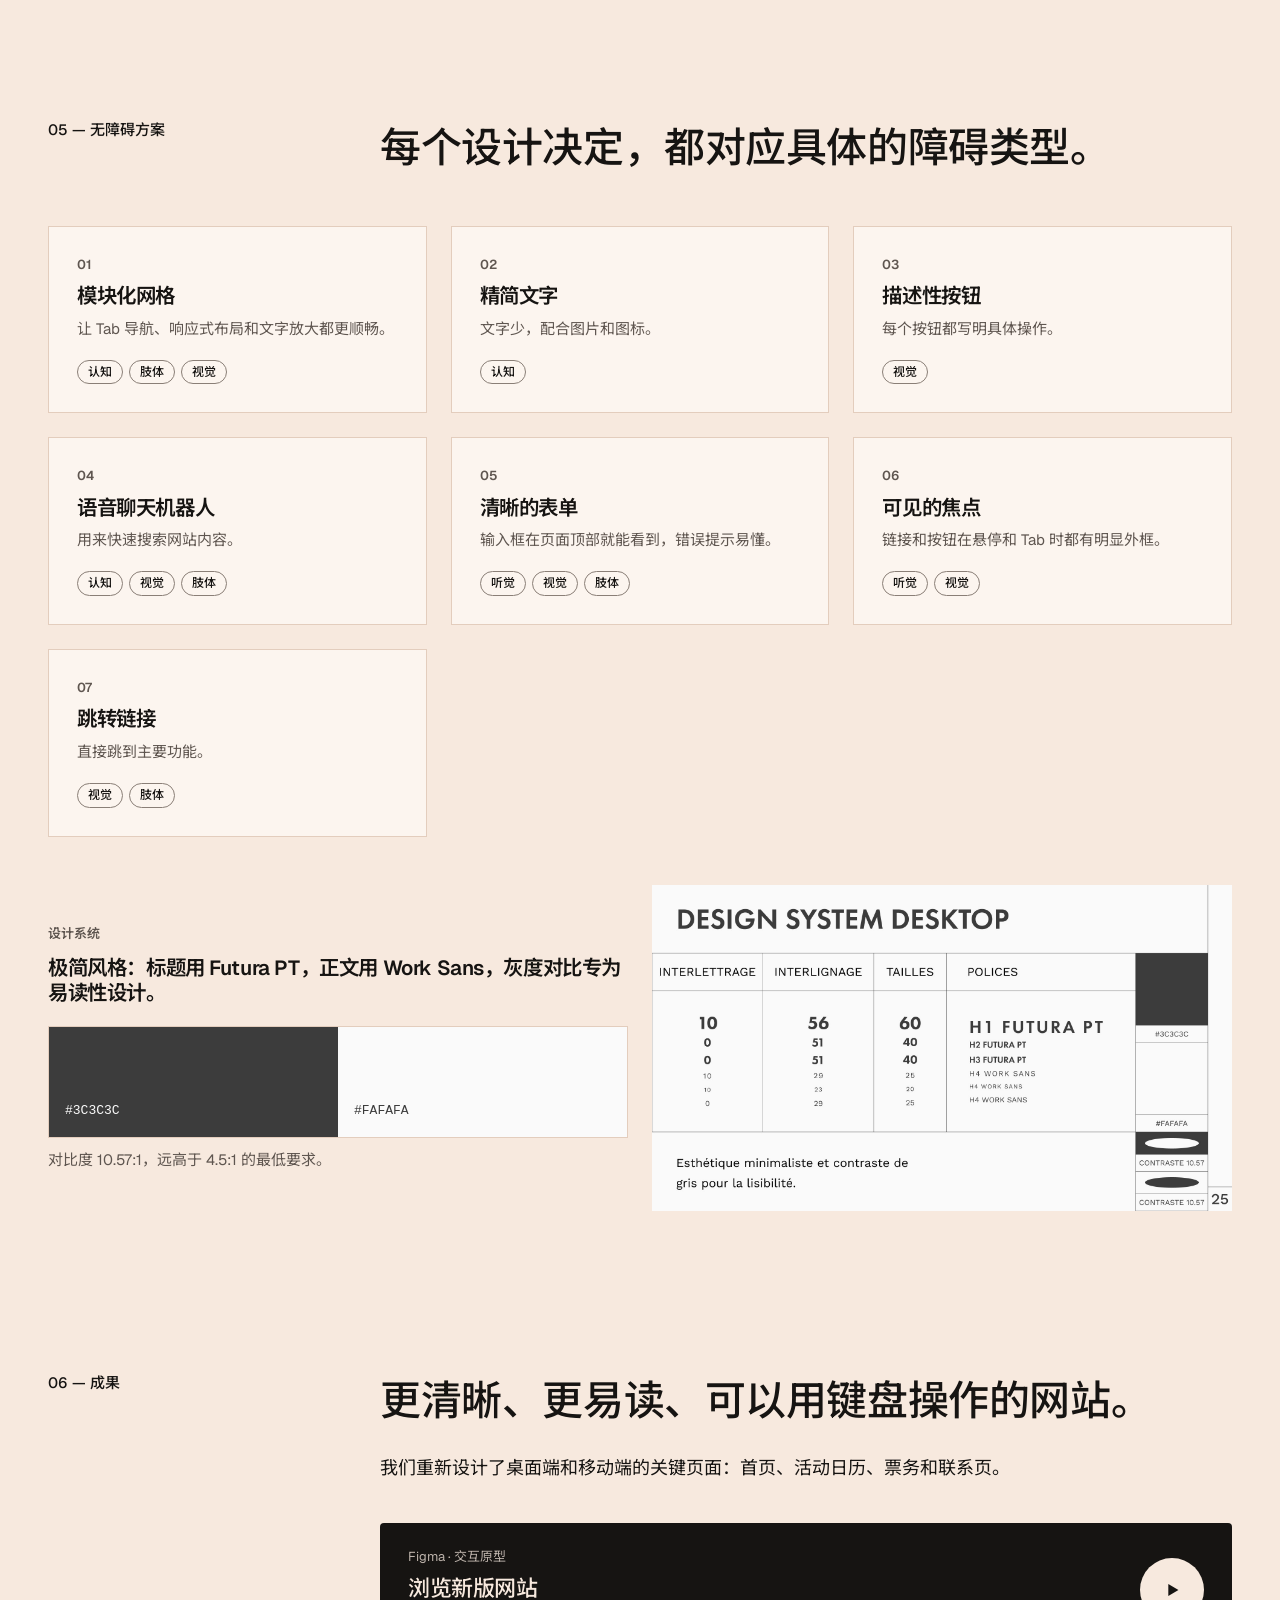
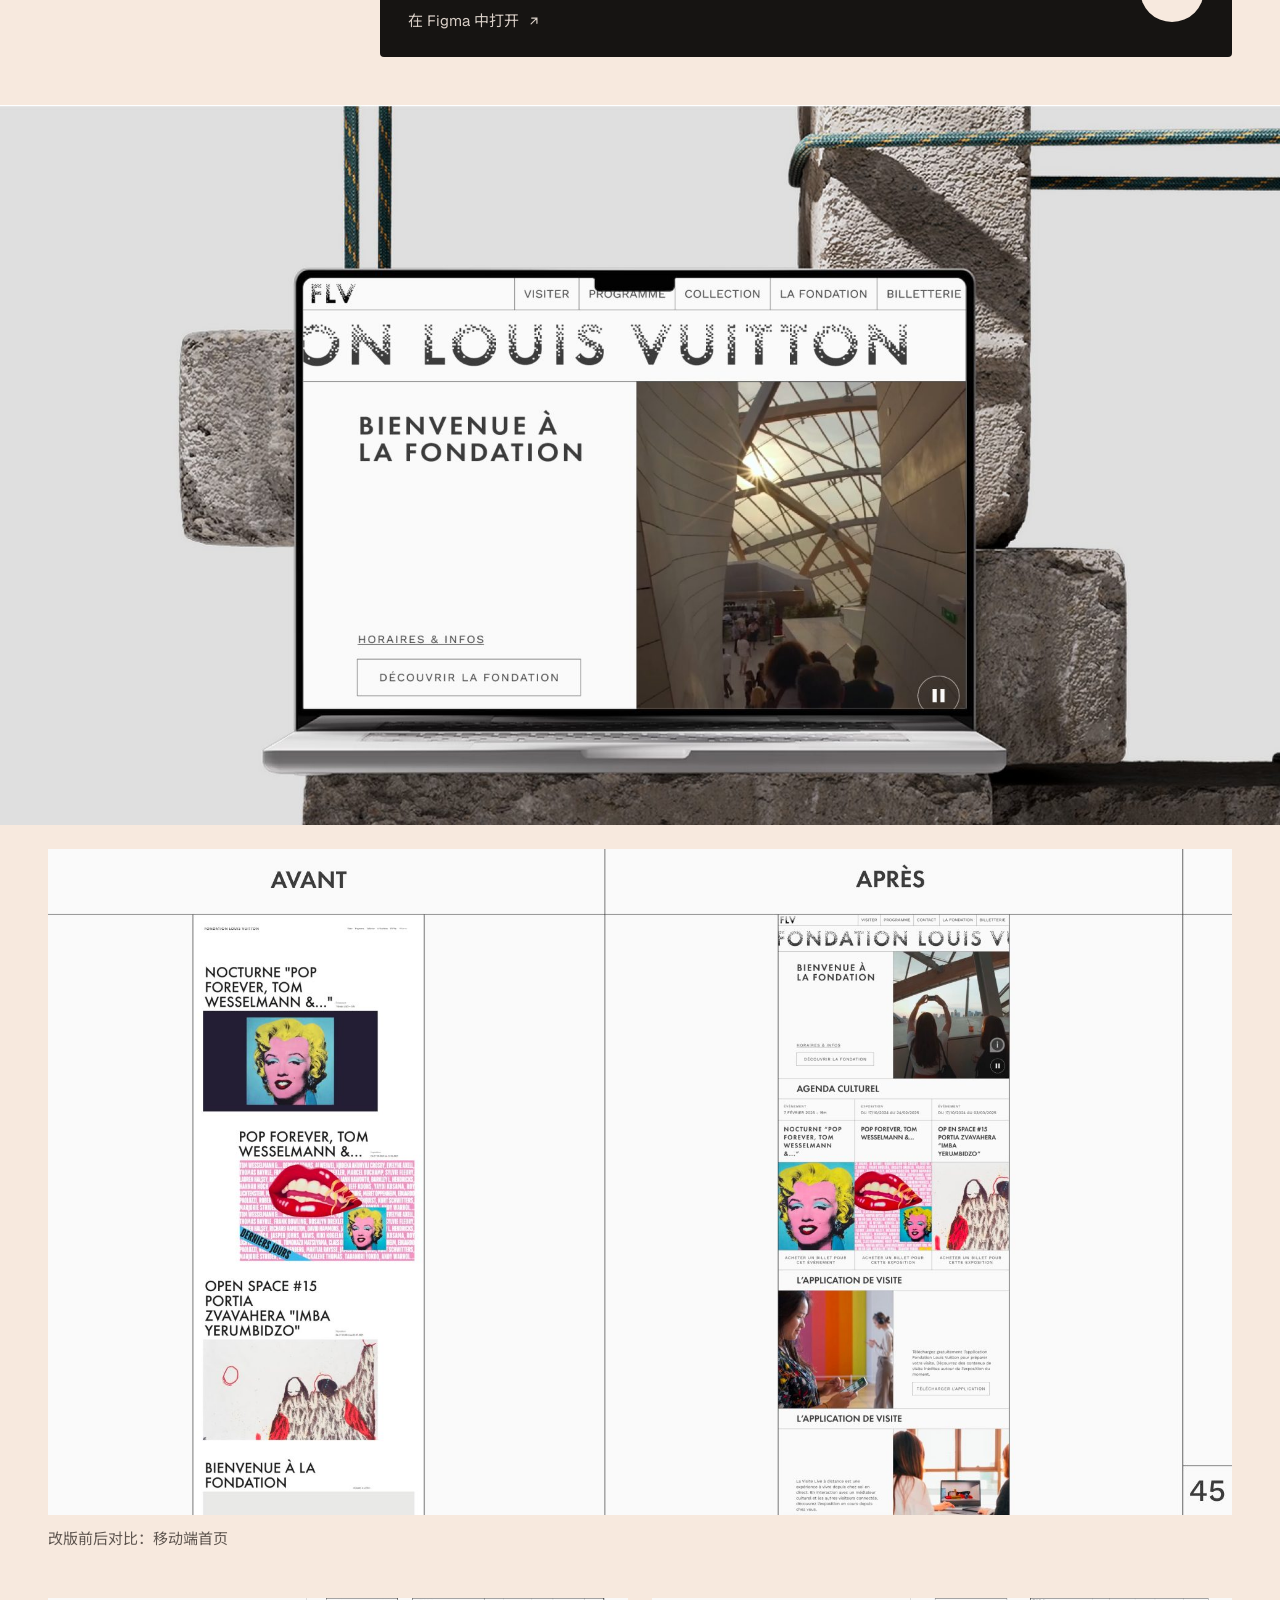
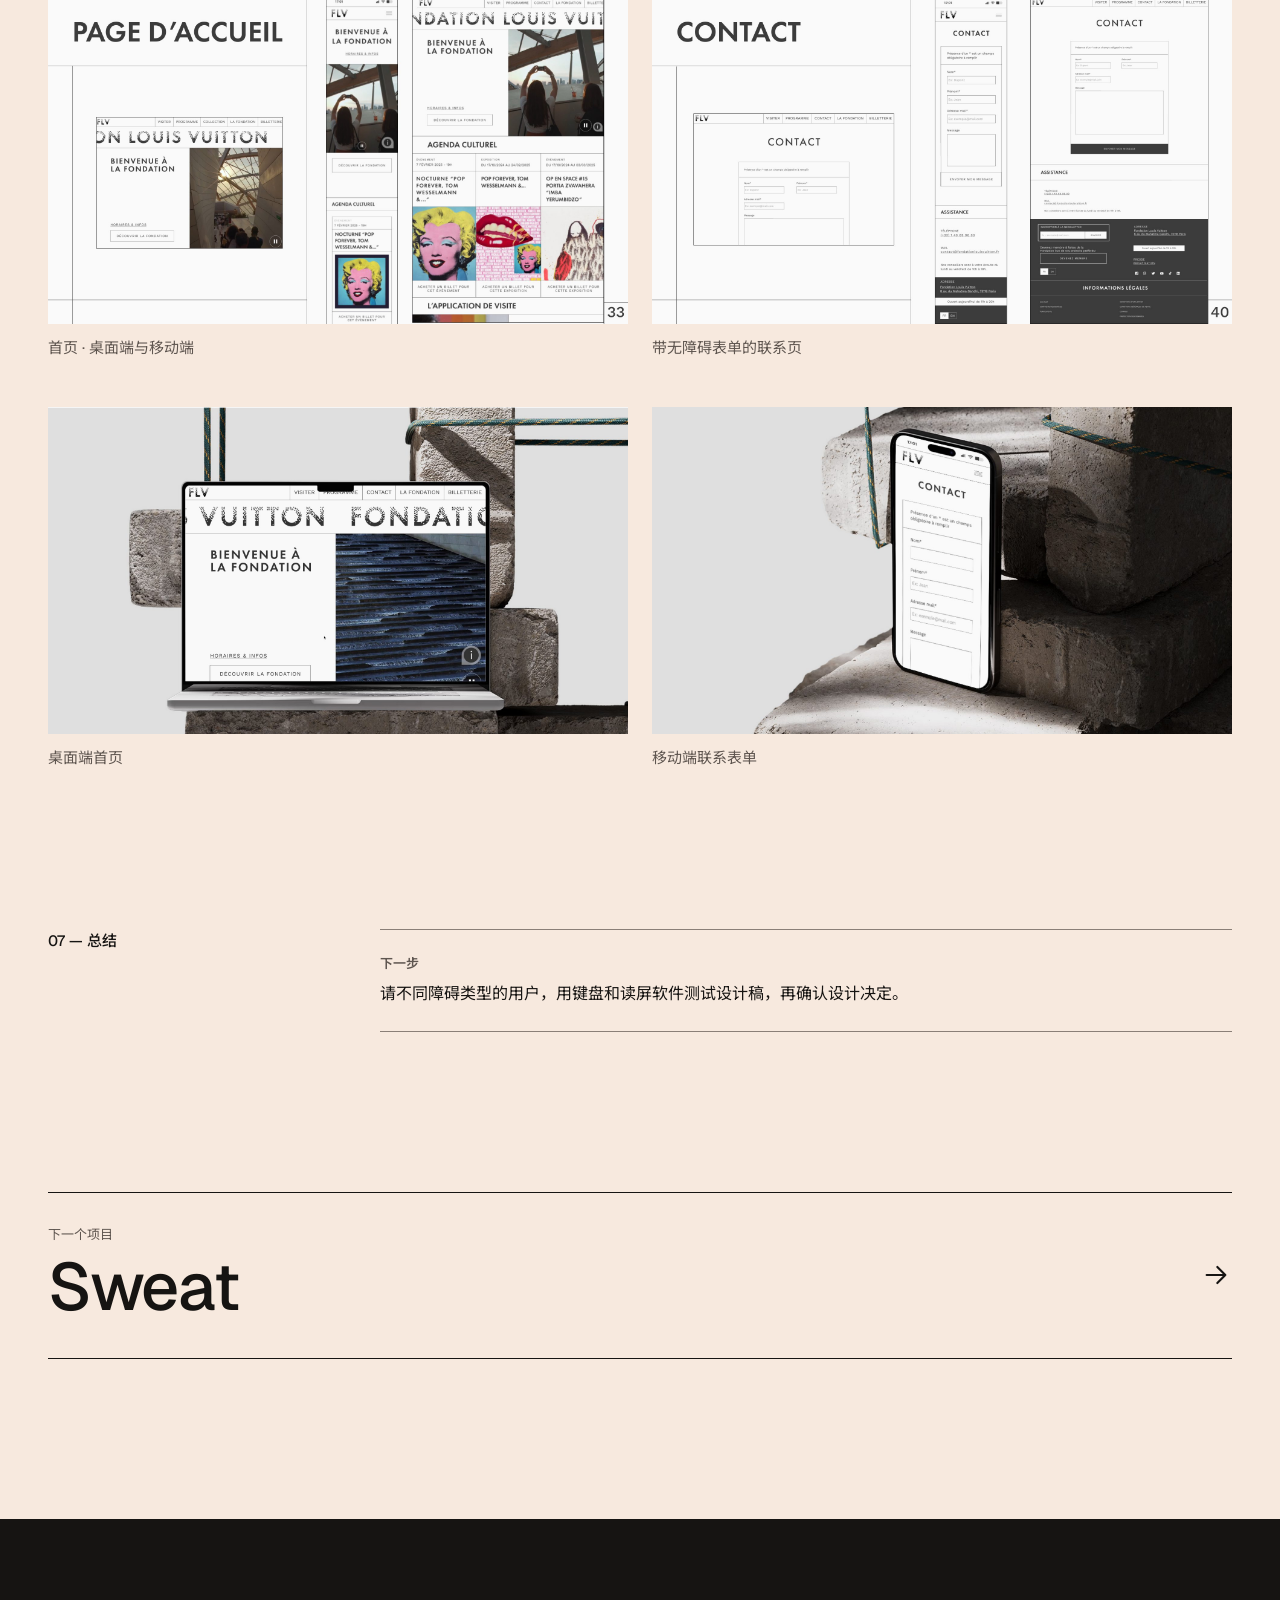
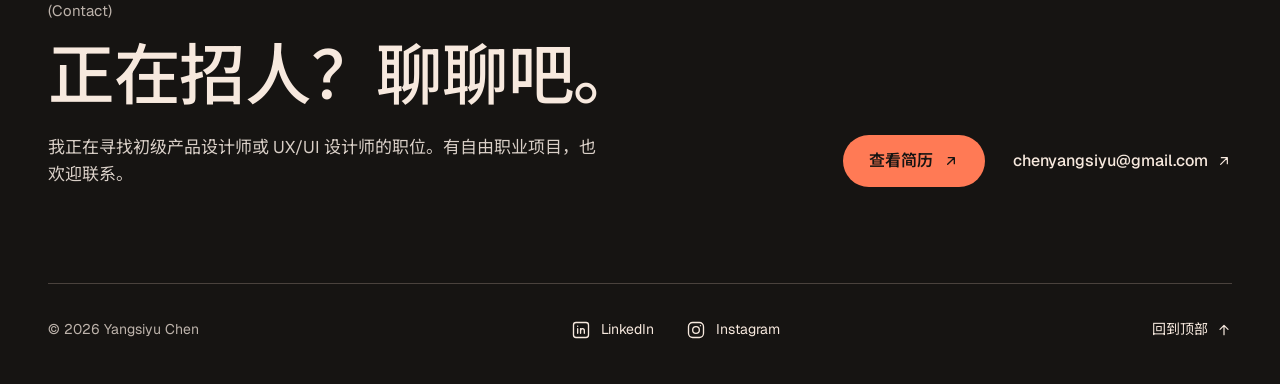
<file: zh/lv.html>
<!doctype html>
<html lang="zh-CN">
<head>
<meta charset="utf-8">
<meta name="viewport" content="width=device-width, initial-scale=1">
<title>Fondation Louis Vuitton · Yangsiyu Chen</title>
<meta name="description" content="Yangsiyu Chen 的作品集，常驻巴黎的产品与 UX/UI 设计师：用户调研、原型、UI 与无障碍设计。">
<meta property="og:title" content="Fondation Louis Vuitton · Yangsiyu Chen">
<meta property="og:description" content="Yangsiyu Chen 的作品集，常驻巴黎的产品与 UX/UI 设计师：用户调研、原型、UI 与无障碍设计。">
<meta property="og:type" content="website">
<meta name="theme-color" content="#f7e9de">
<link rel="icon" type="image/png" href="../assets/img/logo.png">
<link rel="alternate" hreflang="fr" href="../lv.html">
<link rel="alternate" hreflang="en" href="../en/lv.html">
<link rel="alternate" hreflang="zh-CN" href="../zh/lv.html">
<link rel="preconnect" href="https://fonts.googleapis.com">
<link rel="preconnect" href="https://fonts.gstatic.com" crossorigin>
<link rel="stylesheet" href="https://fonts.googleapis.com/css2?family=Geist:wght@300;400;500;600&amp;family=Noto+Sans+SC:wght@400;500;600&amp;display=swap">
<link rel="stylesheet" href="../assets/css/base.css">
<link rel="stylesheet" href="../assets/css/lv.css">
<script src="../assets/js/main.js" defer></script>
</head>
<body data-lang="zh">
<div id="top" class="site" lang="zh-CN" style="background: #f7e9de; color: #161412; font-family: 'Geist', 'Noto Sans SC', system-ui, sans-serif; font-size: 16px; line-height: 1.55; min-height: 100%; overflow-x: hidden">
<div class="wrap" style="padding-top: 28px">

<header class="hdr">
<div class="hdr-logo"><a href="index.html" class="logo-link"><img src="../assets/img/logo.png" alt="Yangsiyu Chen" style="width: auto; display: block"></a></div>
<nav aria-label="主导航" class="hdr-nav">
<a href="index.html#projets" class="nav-link" aria-current="page" style="font-weight: 600">作品</a>
<a href="index.html#parcours" class="nav-link">经历</a>
<a href="../assets/cv/CV_Yangsiyu_CHEN_EN.pdf" class="nav-link" target="_blank" rel="noopener">简历</a>
<a href="#contact" class="nav-link">联系</a>
</nav>
<div role="group" aria-label="语言" class="hdr-lang">

<button type="button" class="lang-btn" data-lang="fr" data-href="../lv.html" aria-pressed="false" style="min-width: 40px; min-height: 36px; padding: 0 6px; border: 0; border-radius: 0; background: transparent; color: #5f5650; font: inherit; font-size: 14px; font-weight: 400; text-decoration: none; text-decoration-color: #db3e1d; text-decoration-thickness: 2px; text-underline-offset: 6px; cursor: pointer">FR</button>

<button type="button" class="lang-btn" data-lang="en" data-href="../en/lv.html" aria-pressed="false" style="min-width: 40px; min-height: 36px; padding: 0 6px; border: 0; border-radius: 0; background: transparent; color: #5f5650; font: inherit; font-size: 14px; font-weight: 400; text-decoration: none; text-decoration-color: #db3e1d; text-decoration-thickness: 2px; text-underline-offset: 6px; cursor: pointer">EN</button>

<button type="button" class="lang-btn" data-lang="zh" data-href="../zh/lv.html" aria-pressed="true" style="min-width: 40px; min-height: 36px; padding: 0 6px; border: 0; border-radius: 0; background: transparent; color: #161412; font: inherit; font-size: 14px; font-weight: 600; text-decoration: underline; text-decoration-color: #db3e1d; text-decoration-thickness: 2px; text-underline-offset: 6px; cursor: pointer">中</button>

</div>
</header>

<section style="margin-top: 96px">
<a href="index.html" class="nav-link" style="display: inline-flex; align-items: center; gap: 8px; font-size: 15px; min-height: 44px">
<svg width="16" height="16" viewBox="0 0 24 24" fill="none" stroke="currentColor" stroke-width="1.8" stroke-linecap="round" stroke-linejoin="round" aria-hidden="true"><path d="M19 12H5M11 6l-6 6 6 6"></path></svg>全部作品</a>
<p style="margin: 40px 0 16px; display: flex; align-items: center; gap: 8px; font-size: 14px; font-weight: 500"><span aria-hidden="true" style="flex-shrink: 0; width: 8px; height: 8px; border-radius: 999px; background: #2e6b66"></span>UX/UI · 无障碍 · 网站重设计 · 2025</p>
<h1 class="t-display" style="max-width: 1100px">Fondation Louis Vuitton</h1>
<p class="t-lead" style="margin-top: 32px; max-width: 860px">审计并重新设计路易威登基金会官网，让它<span style="text-decoration: underline; text-decoration-color: #db3e1d; text-decoration-thickness: 0.07em; text-underline-offset: 0.14em">对残障人士也好用</span>。</p>
<dl class="meta">
<div><dt style="font-size: 13px; color: #5f5650">团队</dt><dd style="margin: 4px 0 0">六人小组项目，与 Weiyi、Clara、Coline、Augustin、Émilie 合作，每个阶段共同完成</dd></div>
<div><dt style="font-size: 13px; color: #5f5650">类型</dt><dd style="margin: 4px 0 0">课程项目 · RGAA 无障碍审计与网站重设计</dd></div>
<div><dt style="font-size: 13px; color: #5f5650">交付</dt><dd style="margin: 4px 0 0">审计、用户画像、用户旅程、线框图、设计系统、桌面端与移动端设计稿</dd></div>
</dl>
</section>
</div>

<div data-par="1" style="margin-top: 48px; width: 100%; aspect-ratio: 16 / 10; max-height: 900px; overflow: hidden; background: #d9cfc7">
<img src="../assets/img/lv/lv-cover.jpg" alt="放在石阶上的笔记本电脑，显示路易威登基金会新版首页" style="width: 100%; height: 100%; display: block; object-fit: cover; transform: translateY(0.0px) scale(1.12); will-change: transform" data-k="50">
</div>

<div class="wrap">

<section aria-labelledby="s1" class="mt-l">
<div class="split">
<h2 id="s1" class="t-label">01 — 背景</h2>
<div style="min-width: 0">
<p class="t-statement">一个很有分量的文化网站，却有很多访客用不顺。</p>
<p class="t-body" style="margin-top: 24px">课题要求：选一个文化场馆的网站，围绕残障人士的无障碍需求进行审计和重设计。我们选择了路易威登基金会。</p>
</div>
</div>
<div class="g2 mt-m" style="gap: 24px">

<div class="card lift">
<p class="t-over">首页</p>
<p class="t-h3" style="margin-top: 10px">文字和图片比例失调；很难找到开放时间，也不容易买票。</p>
</div>

<div class="card lift">
<p class="t-over">联系页</p>
<p class="t-h3" style="margin-top: 10px">入口难找，而且没有联系表单。</p>
</div>

</div>
</section>

<section aria-labelledby="s2" class="mt-l">
<div class="split">
<h2 id="s2" class="t-label">02 — 审计</h2>
<div style="min-width: 0">
<p class="t-statement">依据法国无障碍标准 RGAA，逐条检查。</p>
<p class="t-body" style="margin-top: 24px">我们在网站的关键页面上逐一检查标准里的各个主题，并附上截图和条款编号。</p>
<div style="margin-top: 32px">
<div class="bar" role="img" aria-label="9 个检查主题中，7 个不合规，2 个合规">
<div style="flex: 7; background: #b5301a"></div>
<div style="flex: 2; background: #2e6b66; border-left: 2px solid #f7e9de"></div>
</div>
<div style="margin-top: 10px; display: flex; flex-wrap: wrap; justify-content: space-between; gap: 8px 24px; font-size: 15px">
<span style="display: inline-flex; align-items: center; gap: 8px"><span aria-hidden="true" style="width: 10px; height: 10px; background: #b5301a"></span>7 个主题不合规</span>
<span style="display: inline-flex; align-items: center; gap: 8px"><span aria-hidden="true" style="width: 10px; height: 10px; background: #2e6b66"></span>2 个主题合规</span>
</div>
</div>
<div class="audit" style="margin-top: 32px">

<div class="audit-row hov">
<p class="t-h3" style="font-size: 17px">色彩</p>
<p class="a-note" style="margin: 0; font-size: 15px; color: #3d3632">文字与背景对比度不足。</p>
<p style="margin: 0; justify-self: end; display: inline-flex; align-items: center; gap: 6px; padding: 4px 12px; border-radius: 999px; font-size: 13px; font-weight: 600; white-space: nowrap; color: #b5301a; background: #fbe3dc"><span aria-hidden="true">✕</span>不合规</p>
</div>

<div class="audit-row hov">
<p class="t-h3" style="font-size: 17px">多媒体</p>
<p class="a-note" style="margin: 0; font-size: 15px; color: #3d3632">视频无法暂停或隐藏；时间型媒体没有替代内容。</p>
<p style="margin: 0; justify-self: end; display: inline-flex; align-items: center; gap: 6px; padding: 4px 12px; border-radius: 999px; font-size: 13px; font-weight: 600; white-space: nowrap; color: #b5301a; background: #fbe3dc"><span aria-hidden="true">✕</span>不合规</p>
</div>

<div class="audit-row hov">
<p class="t-h3" style="font-size: 17px">链接</p>
<p class="a-note" style="margin: 0; font-size: 15px; color: #3d3632">链接没有专门的样式，难以识别。</p>
<p style="margin: 0; justify-self: end; display: inline-flex; align-items: center; gap: 6px; padding: 4px 12px; border-radius: 999px; font-size: 13px; font-weight: 600; white-space: nowrap; color: #b5301a; background: #fbe3dc"><span aria-hidden="true">✕</span>不合规</p>
</div>

<div class="audit-row hov">
<p class="t-h3" style="font-size: 17px">必要元素</p>
<p class="a-note" style="margin: 0; font-size: 15px; color: #3d3632">首页没有 h1 标题。</p>
<p style="margin: 0; justify-self: end; display: inline-flex; align-items: center; gap: 6px; padding: 4px 12px; border-radius: 999px; font-size: 13px; font-weight: 600; white-space: nowrap; color: #b5301a; background: #fbe3dc"><span aria-hidden="true">✕</span>不合规</p>
</div>

<div class="audit-row hov">
<p class="t-h3" style="font-size: 17px">结构</p>
<p class="a-note" style="margin: 0; font-size: 15px; color: #3d3632">标题层级混乱（header、nav、main、footer 位置正确）。</p>
<p style="margin: 0; justify-self: end; display: inline-flex; align-items: center; gap: 6px; padding: 4px 12px; border-radius: 999px; font-size: 13px; font-weight: 600; white-space: nowrap; color: #b5301a; background: #fbe3dc"><span aria-hidden="true">✕</span>不合规</p>
</div>

<div class="audit-row hov">
<p class="t-h3" style="font-size: 17px">表单</p>
<p class="a-note" style="margin: 0; font-size: 15px; color: #3d3632">没有联系表单；输入框没有标签和说明。</p>
<p style="margin: 0; justify-self: end; display: inline-flex; align-items: center; gap: 6px; padding: 4px 12px; border-radius: 999px; font-size: 13px; font-weight: 600; white-space: nowrap; color: #b5301a; background: #fbe3dc"><span aria-hidden="true">✕</span>不合规</p>
</div>

<div class="audit-row hov">
<p class="t-h3" style="font-size: 17px">导航</p>
<p class="a-note" style="margin: 0; font-size: 15px; color: #3d3632">没有跳转链接；Tab 顺序混乱；焦点几乎看不见。</p>
<p style="margin: 0; justify-self: end; display: inline-flex; align-items: center; gap: 6px; padding: 4px 12px; border-radius: 999px; font-size: 13px; font-weight: 600; white-space: nowrap; color: #b5301a; background: #fbe3dc"><span aria-hidden="true">✕</span>不合规</p>
</div>

<div class="audit-row hov">
<p class="t-h3" style="font-size: 17px">图片</p>
<p class="a-note" style="margin: 0; font-size: 15px; color: #3d3632">标志和信息类图片都有替代文本；装饰图片已正确忽略。</p>
<p style="margin: 0; justify-self: end; display: inline-flex; align-items: center; gap: 6px; padding: 4px 12px; border-radius: 999px; font-size: 13px; font-weight: 600; white-space: nowrap; color: #2e6b66; background: #e1ece6"><span aria-hidden="true">✓</span>合规</p>
</div>

<div class="audit-row hov">
<p class="t-h3" style="font-size: 17px">呈现</p>
<p class="a-note" style="margin: 0; font-size: 15px; color: #3d3632">放大到 200% 时文字仍然清晰可读。</p>
<p style="margin: 0; justify-self: end; display: inline-flex; align-items: center; gap: 6px; padding: 4px 12px; border-radius: 999px; font-size: 13px; font-weight: 600; white-space: nowrap; color: #2e6b66; background: #e1ece6"><span aria-hidden="true">✓</span>合规</p>
</div>

</div>
</div>
</div>
</section>

<section aria-labelledby="s3" class="mt-l">
<div class="split">
<h2 id="s3" class="t-label">03 — 用户画像</h2>
<div style="min-width: 0">
<p class="t-statement">四个用户画像，四种使用网站的方式。</p>
<p class="t-body" style="margin-top: 24px">每个画像代表一种障碍类型。我们把他们在现有网站上遇到的困难，逐一对应到要采取的解决方案。</p>
</div>
</div>
<div class="g2 mt-m" style="gap: 24px">

<article class="card lift">
<div class="persona-head">
<div style="min-width: 0">
<h3 class="t-h3">Julien Martin</h3>
<p style="margin: 4px 0 0; font-size: 15px; color: #5f5650">45 岁 · 历史老师</p>
</div>
<span style="flex-shrink: 0; padding: 4px 12px; border-radius: 999px; background: #161412; color: #f7e9de; font-size: 13px; font-weight: 500">黄斑病变 · 视觉</span>
</div>
<div class="pd">
<div style="min-width: 0">
<p class="t-over">困难</p>
<ul style="margin: 10px 0 0; padding: 0; list-style: none; display: flex; flex-direction: column; gap: 8px; font-size: 15px; line-height: 1.45">

<li style="display: flex; gap: 10px"><span aria-hidden="true" style="flex-shrink: 0; margin-top: 8px; width: 7px; height: 7px; background: #b5301a"></span><span>承载信息的图片没有替代文本</span></li>

<li style="display: flex; gap: 10px"><span aria-hidden="true" style="flex-shrink: 0; margin-top: 8px; width: 7px; height: 7px; background: #b5301a"></span><span>Tab 跳转路径太长</span></li>

<li style="display: flex; gap: 10px"><span aria-hidden="true" style="flex-shrink: 0; margin-top: 8px; width: 7px; height: 7px; background: #b5301a"></span><span>对比度不足，字太小</span></li>

</ul>
</div>
<div style="min-width: 0">
<p class="t-over">方案</p>
<ul style="margin: 10px 0 0; padding: 0; list-style: none; display: flex; flex-direction: column; gap: 8px; font-size: 15px; line-height: 1.45">

<li style="display: flex; gap: 10px"><span aria-hidden="true" style="flex-shrink: 0; margin-top: 7px; width: 8px; height: 8px; border-radius: 999px; background: #2e6b66"></span><span>所有有用的图片都加替代文本</span></li>

<li style="display: flex; gap: 10px"><span aria-hidden="true" style="flex-shrink: 0; margin-top: 7px; width: 8px; height: 8px; border-radius: 999px; background: #2e6b66"></span><span>快速导航</span></li>

<li style="display: flex; gap: 10px"><span aria-hidden="true" style="flex-shrink: 0; margin-top: 7px; width: 8px; height: 8px; border-radius: 999px; background: #2e6b66"></span><span>对比度高于 4.5:1，字号可调</span></li>

</ul>
</div>
</div>
</article>

<article class="card lift">
<div class="persona-head">
<div style="min-width: 0">
<h3 class="t-h3">Élodie Richard</h3>
<p style="margin: 4px 0 0; font-size: 15px; color: #5f5650">23 岁 · 产品设计师</p>
</div>
<span style="flex-shrink: 0; padding: 4px 12px; border-radius: 999px; background: #161412; color: #f7e9de; font-size: 13px; font-weight: 500">阅读障碍</span>
</div>
<div class="pd">
<div style="min-width: 0">
<p class="t-over">困难</p>
<ul style="margin: 10px 0 0; padding: 0; list-style: none; display: flex; flex-direction: column; gap: 8px; font-size: 15px; line-height: 1.45">

<li style="display: flex; gap: 10px"><span aria-hidden="true" style="flex-shrink: 0; margin-top: 8px; width: 7px; height: 7px; background: #b5301a"></span><span>文字太多，缺少清晰分隔</span></li>

<li style="display: flex; gap: 10px"><span aria-hidden="true" style="flex-shrink: 0; margin-top: 8px; width: 7px; height: 7px; background: #b5301a"></span><span>菜单不直观</span></li>

<li style="display: flex; gap: 10px"><span aria-hidden="true" style="flex-shrink: 0; margin-top: 8px; width: 7px; height: 7px; background: #b5301a"></span><span>字体和对比度不合适</span></li>

</ul>
</div>
<div style="min-width: 0">
<p class="t-over">方案</p>
<ul style="margin: 10px 0 0; padding: 0; list-style: none; display: flex; flex-direction: column; gap: 8px; font-size: 15px; line-height: 1.45">

<li style="display: flex; gap: 10px"><span aria-hidden="true" style="flex-shrink: 0; margin-top: 7px; width: 8px; height: 8px; border-radius: 999px; background: #2e6b66"></span><span>简单易懂的文字（FALC）</span></li>

<li style="display: flex; gap: 10px"><span aria-hidden="true" style="flex-shrink: 0; margin-top: 7px; width: 8px; height: 8px; border-radius: 999px; background: #2e6b66"></span><span>用图标和图片辅助阅读</span></li>

<li style="display: flex; gap: 10px"><span aria-hidden="true" style="flex-shrink: 0; margin-top: 7px; width: 8px; height: 8px; border-radius: 999px; background: #2e6b66"></span><span>版面留白充足，搜索高效</span></li>

</ul>
</div>
</div>
</article>

<article class="card lift">
<div class="persona-head">
<div style="min-width: 0">
<h3 class="t-h3">Sophie Leclerc</h3>
<p style="margin: 4px 0 0; font-size: 15px; color: #5f5650">33 岁 · 会计</p>
</div>
<span style="flex-shrink: 0; padding: 4px 12px; border-radius: 999px; background: #161412; color: #f7e9de; font-size: 13px; font-weight: 500">听力障碍</span>
</div>
<div class="pd">
<div style="min-width: 0">
<p class="t-over">困难</p>
<ul style="margin: 10px 0 0; padding: 0; list-style: none; display: flex; flex-direction: column; gap: 8px; font-size: 15px; line-height: 1.45">

<li style="display: flex; gap: 10px"><span aria-hidden="true" style="flex-shrink: 0; margin-top: 8px; width: 7px; height: 7px; background: #b5301a"></span><span>视频没有字幕和文字稿</span></li>

<li style="display: flex; gap: 10px"><span aria-hidden="true" style="flex-shrink: 0; margin-top: 8px; width: 7px; height: 7px; background: #b5301a"></span><span>信息只通过声音传达</span></li>

</ul>
</div>
<div style="min-width: 0">
<p class="t-over">方案</p>
<ul style="margin: 10px 0 0; padding: 0; list-style: none; display: flex; flex-direction: column; gap: 8px; font-size: 15px; line-height: 1.45">

<li style="display: flex; gap: 10px"><span aria-hidden="true" style="flex-shrink: 0; margin-top: 7px; width: 8px; height: 8px; border-radius: 999px; background: #2e6b66"></span><span>视频字幕和文字稿</span></li>

<li style="display: flex; gap: 10px"><span aria-hidden="true" style="flex-shrink: 0; margin-top: 7px; width: 8px; height: 8px; border-radius: 999px; background: #2e6b66"></span><span>视觉化的微动效</span></li>

</ul>
</div>
</div>
</article>

<article class="card lift">
<div class="persona-head">
<div style="min-width: 0">
<h3 class="t-h3">Thomas Garnier</h3>
<p style="margin: 4px 0 0; font-size: 15px; color: #5f5650">72 岁 · 退休</p>
</div>
<span style="flex-shrink: 0; padding: 4px 12px; border-radius: 999px; background: #161412; color: #f7e9de; font-size: 13px; font-weight: 500">多发性硬化症</span>
</div>
<div class="pd">
<div style="min-width: 0">
<p class="t-over">困难</p>
<ul style="margin: 10px 0 0; padding: 0; list-style: none; display: flex; flex-direction: column; gap: 8px; font-size: 15px; line-height: 1.45">

<li style="display: flex; gap: 10px"><span aria-hidden="true" style="flex-shrink: 0; margin-top: 8px; width: 7px; height: 7px; background: #b5301a"></span><span>只能用键盘导航</span></li>

<li style="display: flex; gap: 10px"><span aria-hidden="true" style="flex-shrink: 0; margin-top: 8px; width: 7px; height: 7px; background: #b5301a"></span><span>操作路径太长</span></li>

<li style="display: flex; gap: 10px"><span aria-hidden="true" style="flex-shrink: 0; margin-top: 8px; width: 7px; height: 7px; background: #b5301a"></span><span>无法控制多媒体</span></li>

<li style="display: flex; gap: 10px"><span aria-hidden="true" style="flex-shrink: 0; margin-top: 8px; width: 7px; height: 7px; background: #b5301a"></span><span>可点击区域太小</span></li>

</ul>
</div>
<div style="min-width: 0">
<p class="t-over">方案</p>
<ul style="margin: 10px 0 0; padding: 0; list-style: none; display: flex; flex-direction: column; gap: 8px; font-size: 15px; line-height: 1.45">

<li style="display: flex; gap: 10px"><span aria-hidden="true" style="flex-shrink: 0; margin-top: 7px; width: 8px; height: 8px; border-radius: 999px; background: #2e6b66"></span><span>网站地图</span></li>

<li style="display: flex; gap: 10px"><span aria-hidden="true" style="flex-shrink: 0; margin-top: 7px; width: 8px; height: 8px; border-radius: 999px; background: #2e6b66"></span><span>清晰的导航</span></li>

<li style="display: flex; gap: 10px"><span aria-hidden="true" style="flex-shrink: 0; margin-top: 7px; width: 8px; height: 8px; border-radius: 999px; background: #2e6b66"></span><span>多媒体控制按钮</span></li>

<li style="display: flex; gap: 10px"><span aria-hidden="true" style="flex-shrink: 0; margin-top: 7px; width: 8px; height: 8px; border-radius: 999px; background: #2e6b66"></span><span>更大的可点击区域</span></li>

</ul>
</div>
</div>
</article>

</div>
</section>

<section aria-labelledby="s4" class="mt-l">
<div class="split">
<h2 id="s4" class="t-label">04 — 用户旅程与线框图</h2>
<div style="min-width: 0">
<p class="t-statement">「Julien 这个周末想去看波普展，他得先查开放时间，再买票。」</p>
<p class="t-over" style="margin-top: 32px">用户旅程</p>
<ol class="flow" style="margin: 12px 0 0; padding: 0; list-style: none">

<li style="display: flex; align-items: center; gap: 12px"><span class="flow-step">进入网站</span><svg width="20" height="20" viewBox="0 0 24 24" fill="none" stroke="#b5301a" stroke-width="1.8" stroke-linecap="round" stroke-linejoin="round" aria-hidden="true"><path d="M5 12h14M13 6l6 6-6 6"></path></svg></li>

<li style="display: flex; align-items: center; gap: 12px"><span class="flow-step">首页</span><svg width="20" height="20" viewBox="0 0 24 24" fill="none" stroke="#b5301a" stroke-width="1.8" stroke-linecap="round" stroke-linejoin="round" aria-hidden="true"><path d="M5 12h14M13 6l6 6-6 6"></path></svg></li>

<li style="display: flex; align-items: center; gap: 12px"><span class="flow-step">票务</span><svg width="20" height="20" viewBox="0 0 24 24" fill="none" stroke="#b5301a" stroke-width="1.8" stroke-linecap="round" stroke-linejoin="round" aria-hidden="true"><path d="M5 12h14M13 6l6 6-6 6"></path></svg></li>

<li style="display: flex; align-items: center; gap: 12px"><span class="flow-step">展览门票</span><svg width="20" height="20" viewBox="0 0 24 24" fill="none" stroke="#b5301a" stroke-width="1.8" stroke-linecap="round" stroke-linejoin="round" aria-hidden="true"><path d="M5 12h14M13 6l6 6-6 6"></path></svg></li>

<li style="display: flex; align-items: center; gap: 12px"><span class="flow-step">付款</span><svg width="20" height="20" viewBox="0 0 24 24" fill="none" stroke="#b5301a" stroke-width="1.8" stroke-linecap="round" stroke-linejoin="round" aria-hidden="true"><path d="M5 12h14M13 6l6 6-6 6"></path></svg></li>

<li style="display: flex; align-items: center; gap: 12px"><span class="flow-step">预订成功</span></li>

</ol>
</div>
</div>
<div class="g2 mt-m" style="gap: 24px">
<figure style="margin: 0; min-width: 0"><div class="zoom"><img src="../assets/img/lv/lv-89.jpg" alt="网站各页面的移动端线框图" style="width: 100%; display: block; aspect-ratio: 16 / 9; object-fit: cover"></div><figcaption style="margin-top: 12px; font-size: 15px; color: #5f5650">移动端线框图</figcaption></figure>
<figure style="margin: 0; min-width: 0"><div class="zoom"><img src="../assets/img/lv/lv-90.jpg" alt="首页的桌面端线框图" style="width: 100%; display: block; aspect-ratio: 16 / 9; object-fit: cover"></div><figcaption style="margin-top: 12px; font-size: 15px; color: #5f5650">桌面端线框图</figcaption></figure>
</div>
</section>

<section aria-labelledby="s5" class="mt-l">
<div class="split">
<h2 id="s5" class="t-label">05 — 无障碍方案</h2>
<div style="min-width: 0">
<p class="t-statement">每个设计决定，都对应具体的障碍类型。</p>
</div>
</div>
<div class="g3 mt-m">

<div class="card lift" style="display: flex; flex-direction: column; justify-content: space-between; gap: 20px">
<div>
<p class="t-over">01</p>
<h3 class="t-h3" style="margin-top: 8px">模块化网格</h3>
<p style="margin: 8px 0 0; font-size: 15px; color: #5f5650">让 Tab 导航、响应式布局和文字放大都更顺畅。</p>
</div>
<ul aria-label="对应的障碍类型" style="margin: 0; padding: 0; list-style: none; display: flex; flex-wrap: wrap; gap: 6px">

<li style="padding: 2px 10px; border: 1px solid #8a7f77; border-radius: 999px; font-size: 12px; font-weight: 500">认知</li>

<li style="padding: 2px 10px; border: 1px solid #8a7f77; border-radius: 999px; font-size: 12px; font-weight: 500">肢体</li>

<li style="padding: 2px 10px; border: 1px solid #8a7f77; border-radius: 999px; font-size: 12px; font-weight: 500">视觉</li>

</ul>
</div>

<div class="card lift" style="display: flex; flex-direction: column; justify-content: space-between; gap: 20px">
<div>
<p class="t-over">02</p>
<h3 class="t-h3" style="margin-top: 8px">精简文字</h3>
<p style="margin: 8px 0 0; font-size: 15px; color: #5f5650">文字少，配合图片和图标。</p>
</div>
<ul aria-label="对应的障碍类型" style="margin: 0; padding: 0; list-style: none; display: flex; flex-wrap: wrap; gap: 6px">

<li style="padding: 2px 10px; border: 1px solid #8a7f77; border-radius: 999px; font-size: 12px; font-weight: 500">认知</li>

</ul>
</div>

<div class="card lift" style="display: flex; flex-direction: column; justify-content: space-between; gap: 20px">
<div>
<p class="t-over">03</p>
<h3 class="t-h3" style="margin-top: 8px">描述性按钮</h3>
<p style="margin: 8px 0 0; font-size: 15px; color: #5f5650">每个按钮都写明具体操作。</p>
</div>
<ul aria-label="对应的障碍类型" style="margin: 0; padding: 0; list-style: none; display: flex; flex-wrap: wrap; gap: 6px">

<li style="padding: 2px 10px; border: 1px solid #8a7f77; border-radius: 999px; font-size: 12px; font-weight: 500">视觉</li>

</ul>
</div>

<div class="card lift" style="display: flex; flex-direction: column; justify-content: space-between; gap: 20px">
<div>
<p class="t-over">04</p>
<h3 class="t-h3" style="margin-top: 8px">语音聊天机器人</h3>
<p style="margin: 8px 0 0; font-size: 15px; color: #5f5650">用来快速搜索网站内容。</p>
</div>
<ul aria-label="对应的障碍类型" style="margin: 0; padding: 0; list-style: none; display: flex; flex-wrap: wrap; gap: 6px">

<li style="padding: 2px 10px; border: 1px solid #8a7f77; border-radius: 999px; font-size: 12px; font-weight: 500">认知</li>

<li style="padding: 2px 10px; border: 1px solid #8a7f77; border-radius: 999px; font-size: 12px; font-weight: 500">视觉</li>

<li style="padding: 2px 10px; border: 1px solid #8a7f77; border-radius: 999px; font-size: 12px; font-weight: 500">肢体</li>

</ul>
</div>

<div class="card lift" style="display: flex; flex-direction: column; justify-content: space-between; gap: 20px">
<div>
<p class="t-over">05</p>
<h3 class="t-h3" style="margin-top: 8px">清晰的表单</h3>
<p style="margin: 8px 0 0; font-size: 15px; color: #5f5650">输入框在页面顶部就能看到，错误提示易懂。</p>
</div>
<ul aria-label="对应的障碍类型" style="margin: 0; padding: 0; list-style: none; display: flex; flex-wrap: wrap; gap: 6px">

<li style="padding: 2px 10px; border: 1px solid #8a7f77; border-radius: 999px; font-size: 12px; font-weight: 500">听觉</li>

<li style="padding: 2px 10px; border: 1px solid #8a7f77; border-radius: 999px; font-size: 12px; font-weight: 500">视觉</li>

<li style="padding: 2px 10px; border: 1px solid #8a7f77; border-radius: 999px; font-size: 12px; font-weight: 500">肢体</li>

</ul>
</div>

<div class="card lift" style="display: flex; flex-direction: column; justify-content: space-between; gap: 20px">
<div>
<p class="t-over">06</p>
<h3 class="t-h3" style="margin-top: 8px">可见的焦点</h3>
<p style="margin: 8px 0 0; font-size: 15px; color: #5f5650">链接和按钮在悬停和 Tab 时都有明显外框。</p>
</div>
<ul aria-label="对应的障碍类型" style="margin: 0; padding: 0; list-style: none; display: flex; flex-wrap: wrap; gap: 6px">

<li style="padding: 2px 10px; border: 1px solid #8a7f77; border-radius: 999px; font-size: 12px; font-weight: 500">听觉</li>

<li style="padding: 2px 10px; border: 1px solid #8a7f77; border-radius: 999px; font-size: 12px; font-weight: 500">视觉</li>

</ul>
</div>

<div class="card lift" style="display: flex; flex-direction: column; justify-content: space-between; gap: 20px">
<div>
<p class="t-over">07</p>
<h3 class="t-h3" style="margin-top: 8px">跳转链接</h3>
<p style="margin: 8px 0 0; font-size: 15px; color: #5f5650">直接跳到主要功能。</p>
</div>
<ul aria-label="对应的障碍类型" style="margin: 0; padding: 0; list-style: none; display: flex; flex-wrap: wrap; gap: 6px">

<li style="padding: 2px 10px; border: 1px solid #8a7f77; border-radius: 999px; font-size: 12px; font-weight: 500">视觉</li>

<li style="padding: 2px 10px; border: 1px solid #8a7f77; border-radius: 999px; font-size: 12px; font-weight: 500">肢体</li>

</ul>
</div>

</div>
<div class="g2" style="margin-top: 48px; gap: 24px; align-items: center">
<div style="min-width: 0">
<p class="t-over">设计系统</p>
<p class="t-h3" style="margin-top: 10px">极简风格：标题用 Futura PT，正文用 Work Sans，灰度对比专为易读性设计。</p>
<div style="margin-top: 20px; display: grid; grid-template-columns: repeat(2, minmax(0, 1fr)); border: 1px solid #e3cdbd; font-family: 'Roboto Mono', ui-monospace, monospace; font-size: 13px">
<div style="padding: 16px; min-height: 110px; background: #3c3c3c; color: #fafafa; display: flex; align-items: flex-end">#3C3C3C</div>
<div style="padding: 16px; min-height: 110px; background: #fafafa; color: #3c3c3c; display: flex; align-items: flex-end">#FAFAFA</div>
</div>
<p style="margin: 10px 0 0; font-size: 15px; color: #5f5650">对比度 10.57:1，远高于 4.5:1 的最低要求。</p>
</div>
<div class="zoom" style="min-width: 0"><img src="../assets/img/lv/lv-75.jpg" alt="桌面端设计系统：字间距、行距、字号和字体" style="width: 100%; display: block; aspect-ratio: 16 / 9; object-fit: cover"></div>
</div>
</section>

<section aria-labelledby="s6" class="mt-l">
<div class="split">
<h2 id="s6" class="t-label">06 — 成果</h2>
<div style="min-width: 0">
<p class="t-statement">更清晰、更易读、可以用键盘操作的网站。</p>
<p class="t-body" style="margin-top: 24px">我们重新设计了桌面端和移动端的关键页面：首页、活动日历、票务和联系页。</p>
<a href="https://www.figma.com/proto/hLUooa5IdpwyWBZrseNtJ8/ACCES?node-id=453-7104&amp;t=zBMD49sEnfIiguVj-1&amp;scaling=min-zoom&amp;content-scaling=fixed&amp;page-id=1%3A3&amp;starting-point-node-id=453%3A7104" target="_blank" rel="noopener" class="proto-card" style="margin-top: 40px; border-radius: 4px; background: #161412; color: #f7e9de; text-decoration: none; display: flex; align-items: center; justify-content: space-between; gap: 24px; padding: 24px 28px">
<span style="display: flex; flex-direction: column; gap: 8px; min-width: 0">
<span style="font-size: 13px; color: #bdb3ab">Figma · 交互原型</span>
<span style="font-size: 22px; font-weight: 500; line-height: 1.2; letter-spacing: -0.02em">浏览新版网站</span>
<span style="display: inline-flex; align-items: center; gap: 8px; font-size: 15px; color: #d9cfc7">在 Figma 中打开
<svg width="14" height="14" viewBox="0 0 24 24" fill="none" stroke="currentColor" stroke-width="2" stroke-linecap="round" aria-hidden="true"><path d="M7 17L17 7M8 7h9v9"></path></svg></span>
</span>
<span class="play" aria-hidden="true" style="flex: none; width: 64px; height: 64px; border-radius: 999px; background: #f7e9de; color: #161412; display: flex; align-items: center; justify-content: center">
<svg width="22" height="22" viewBox="0 0 24 24" fill="currentColor" aria-hidden="true"><path d="M8 5.5v13l11-6.5z"></path></svg></span>
</a>
</div>
</div>
</section>
</div>

<div class="zoom" style="margin-top: 48px; background: #e9e7e3"><img src="../assets/img/lv/lv-100.jpg" alt="笔记本电脑上显示的重新设计后的首页" style="width: 100%; display: block; aspect-ratio: 16 / 9; max-height: 900px; object-fit: cover"></div>

<div class="wrap">
<figure style="margin: 24px 0 0">
<div class="zoom"><img src="../assets/img/lv/lv-99.jpg" alt="移动端首页改版前后对比" style="width: 100%; display: block; aspect-ratio: 16 / 9; object-fit: cover"></div>
<figcaption style="margin-top: 12px; font-size: 15px; color: #5f5650">改版前后对比：移动端首页</figcaption>
</figure>
<div class="g2" style="margin-top: 48px">

<figure style="margin: 0; min-width: 0">
<div class="zoom"><img src="../assets/img/lv/lv-72.jpg" alt="新版首页的桌面端和移动端，含活动日历" style="width: 100%; display: block; aspect-ratio: 16 / 9; object-fit: cover"></div>
<figcaption style="margin-top: 12px; font-size: 15px; color: #5f5650">首页 · 桌面端与移动端</figcaption>
</figure>

<figure style="margin: 0; min-width: 0">
<div class="zoom"><img src="../assets/img/lv/lv-81.jpg" alt="新版联系页的桌面端和移动端，含表单" style="width: 100%; display: block; aspect-ratio: 16 / 9; object-fit: cover"></div>
<figcaption style="margin-top: 12px; font-size: 15px; color: #5f5650">带无障碍表单的联系页</figcaption>
</figure>

<figure style="margin: 0; min-width: 0">
<div class="zoom"><img src="../assets/img/lv/lv-8.jpg" alt="笔记本电脑上显示的基金会新首页" style="width: 100%; display: block; aspect-ratio: 16 / 9; object-fit: cover"></div>
<figcaption style="margin-top: 12px; font-size: 15px; color: #5f5650">桌面端首页</figcaption>
</figure>

<figure style="margin: 0; min-width: 0">
<div class="zoom"><img src="../assets/img/lv/lv-9.jpg" alt="手机上显示的联系表单" style="width: 100%; display: block; aspect-ratio: 16 / 9; object-fit: cover"></div>
<figcaption style="margin-top: 12px; font-size: 15px; color: #5f5650">移动端联系表单</figcaption>
</figure>

</div>

<section aria-labelledby="s7" class="mt-l split">
<h2 id="s7" class="t-label">07 — 总结</h2>
<div class="g2" style="gap: 0 24px; border-top: 1px solid #8a7f77">
<div style="padding: 24px 0; border-bottom: 1px solid #8a7f77; min-width: 0">
<p class="t-over">下一步</p>
<p style="margin: 8px 0 0">请不同障碍类型的用户，用键盘和读屏软件测试设计稿，再确认设计决定。</p>
</div>
</div>
</section>

<a href="sweat.html" class="next-link mt-l" style="display: flex; justify-content: space-between; align-items: center; gap: 24px; padding: 32px 0; border-top: 1px solid #161412; border-bottom: 1px solid #161412; color: #161412; text-decoration: none">
<span style="min-width: 0">
<span class="next-sub" style="display: block; font-size: 13px; color: #5f5650">下一个项目</span>
<span class="t-h1" style="display: block; margin-top: 4px">Sweat</span>
</span>
<svg width="32" height="32" viewBox="0 0 24 24" fill="none" stroke="currentColor" stroke-width="1.6" stroke-linecap="round" stroke-linejoin="round" aria-hidden="true" style="flex-shrink: 0"><path d="M5 12h14M13 6l6 6-6 6"></path></svg>
</a>
</div>

<footer id="contact" class="mt-l" style="background: #161412; color: #f7e9de">
<div class="foot-in">
<div style="display: flex; flex-wrap: wrap; justify-content: space-between; align-items: flex-end; gap: 32px">
<div style="flex: 1 1 480px; min-width: 0">
<p style="margin: 0; font-size: 15px; color: #bdb3ab">(Contact)</p>
<h2 class="t-h1" style="margin-top: 16px">正在招人？聊聊吧。</h2>
<p style="margin: 20px 0 0; max-width: 560px; font-size: 17px; color: #d9cfc7">我正在寻找初级产品设计师或 UX/UI 设计师的职位。有自由职业项目，也欢迎联系。</p>
</div>
<div style="display: flex; flex-wrap: wrap; align-items: center; gap: 12px 28px; min-width: 0">
<a href="../assets/cv/CV_Yangsiyu_CHEN_EN.pdf" target="_blank" rel="noopener" class="foot-btn" style="display: inline-flex; align-items: center; gap: 10px; min-height: 52px; padding: 0 26px; border-radius: 999px; background: #ff7a55; color: #161412; font-weight: 600; text-decoration: none">查看简历
<svg width="16" height="16" viewBox="0 0 24 24" fill="none" stroke="currentColor" stroke-width="2" stroke-linecap="round" stroke-linejoin="round" aria-hidden="true"><path d="M7 17L17 7M8 7h9v9"></path></svg></a>
<a href="mailto:chenyangsiyu@gmail.com" class="foot-text" style="display: inline-flex; align-items: center; gap: 8px; min-height: 48px; font-weight: 500; overflow-wrap: anywhere">chenyangsiyu@gmail.com
<svg width="16" height="16" viewBox="0 0 24 24" fill="none" stroke="currentColor" stroke-width="1.8" stroke-linecap="round" stroke-linejoin="round" aria-hidden="true"><path d="M7 17L17 7M8 7h9v9"></path></svg></a>
</div>
</div>
<div style="margin-top: 96px; padding-top: 24px; border-top: 1px solid #4a423d; display: flex; flex-wrap: wrap; justify-content: space-between; align-items: center; gap: 16px 32px; font-size: 14px">
<span style="color: #bdb3ab">© 2026 Yangsiyu Chen</span>
<ul aria-label="社交媒体" style="margin: 0; padding: 0; list-style: none; display: flex; flex-wrap: wrap; gap: 8px 32px">
<li><a href="https://www.linkedin.com/in/yangsiyu-chen-5bbab8222" class="foot-link" style="display: inline-flex; align-items: center; gap: 10px; min-height: 44px">
<svg width="20" height="20" viewBox="0 0 24 24" fill="none" stroke="currentColor" stroke-width="1.6" stroke-linecap="round" stroke-linejoin="round" aria-hidden="true"><rect x="3" y="3" width="18" height="18" rx="3"></rect><path d="M8 10.5V16M8 7.5v.1M11.5 16v-5.5M11.5 13c0-1.7 1-2.6 2.3-2.6s2.2.9 2.2 2.6V16"></path></svg>LinkedIn</a></li>
<li><a href="https://www.instagram.com/cysy.crea/" class="foot-link" style="display: inline-flex; align-items: center; gap: 10px; min-height: 44px">
<svg width="20" height="20" viewBox="0 0 24 24" fill="none" stroke="currentColor" stroke-width="1.6" stroke-linecap="round" stroke-linejoin="round" aria-hidden="true"><rect x="3" y="3" width="18" height="18" rx="5"></rect><circle cx="12" cy="12" r="4"></circle><path d="M17.3 6.7v.1"></path></svg>Instagram</a></li>
</ul>
<a href="#top" class="foot-link" style="display: inline-flex; align-items: center; gap: 8px; min-height: 44px">回到顶部
<svg width="16" height="16" viewBox="0 0 24 24" fill="none" stroke="currentColor" stroke-width="1.8" stroke-linecap="round" stroke-linejoin="round" aria-hidden="true"><path d="M12 19V5M6 11l6-6 6 6"></path></svg></a>
</div>
</div>
</footer>
</div>
</body>
</html>
</file>
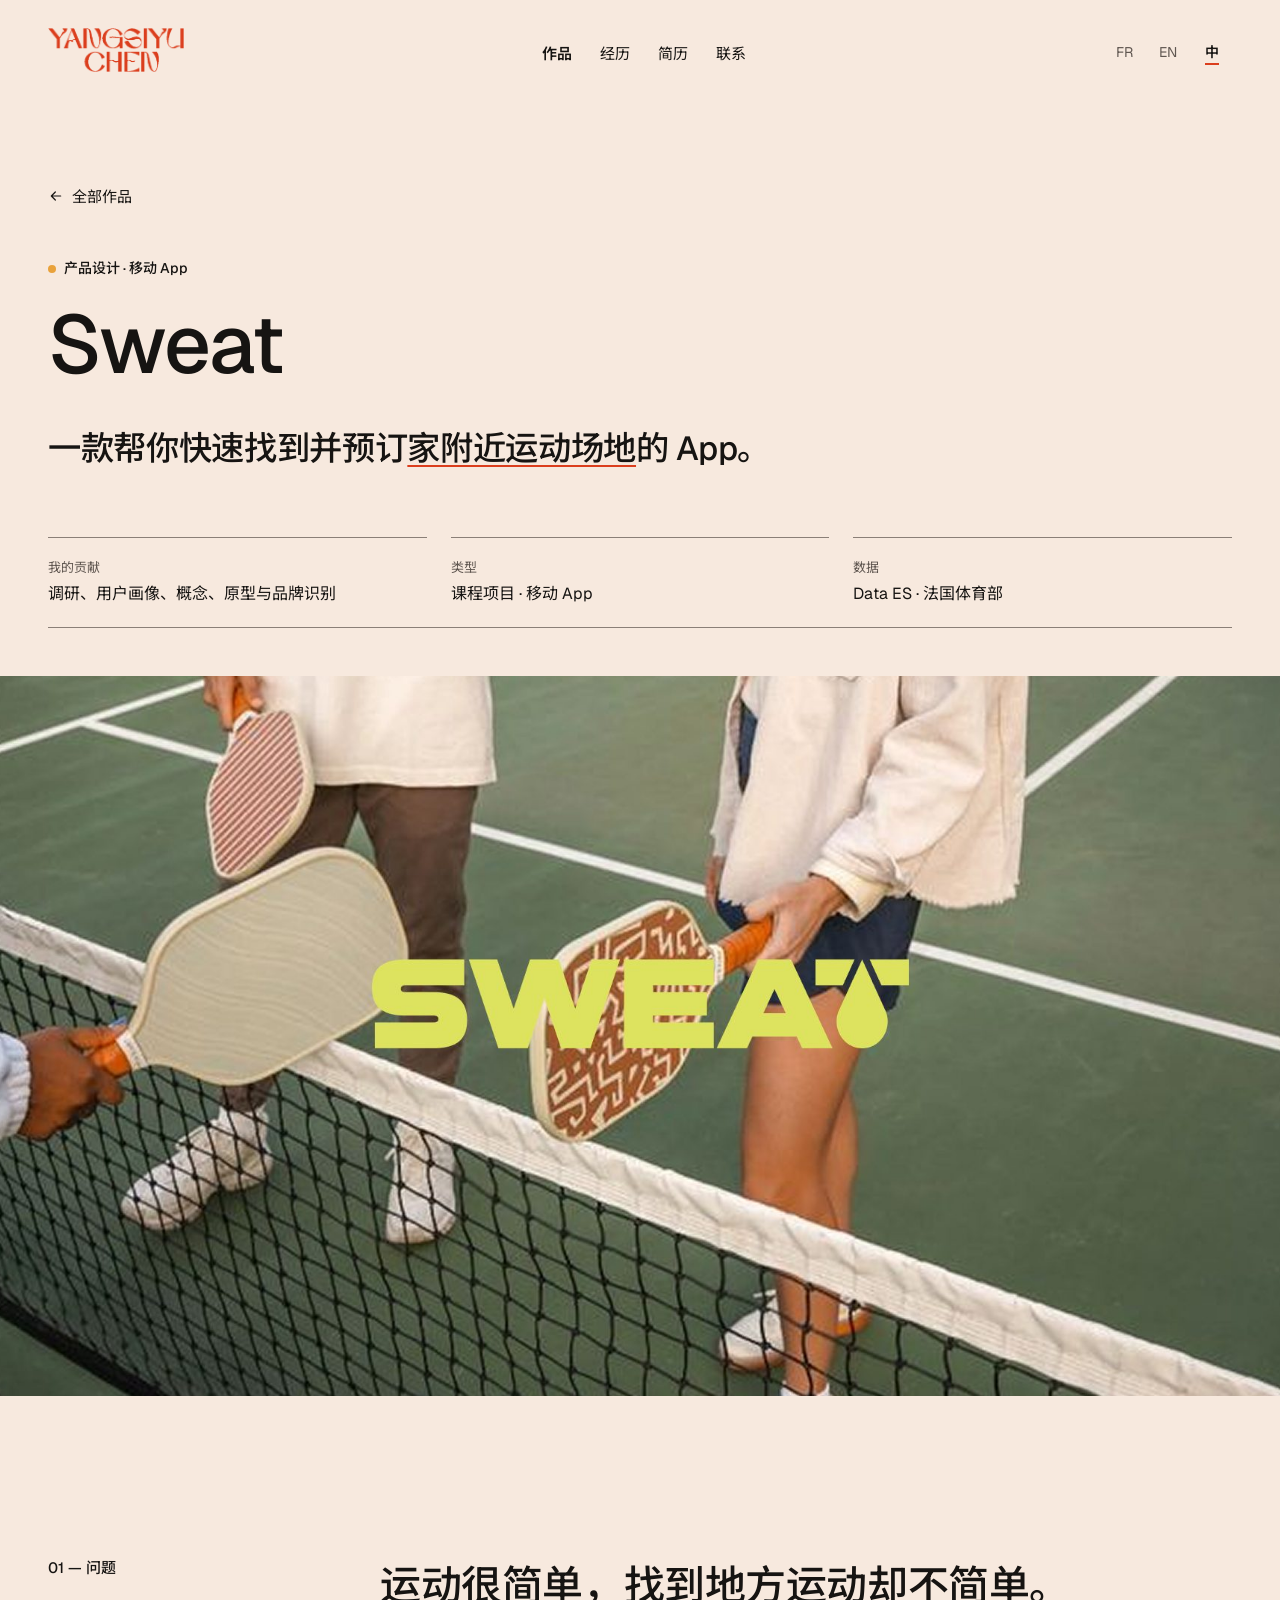
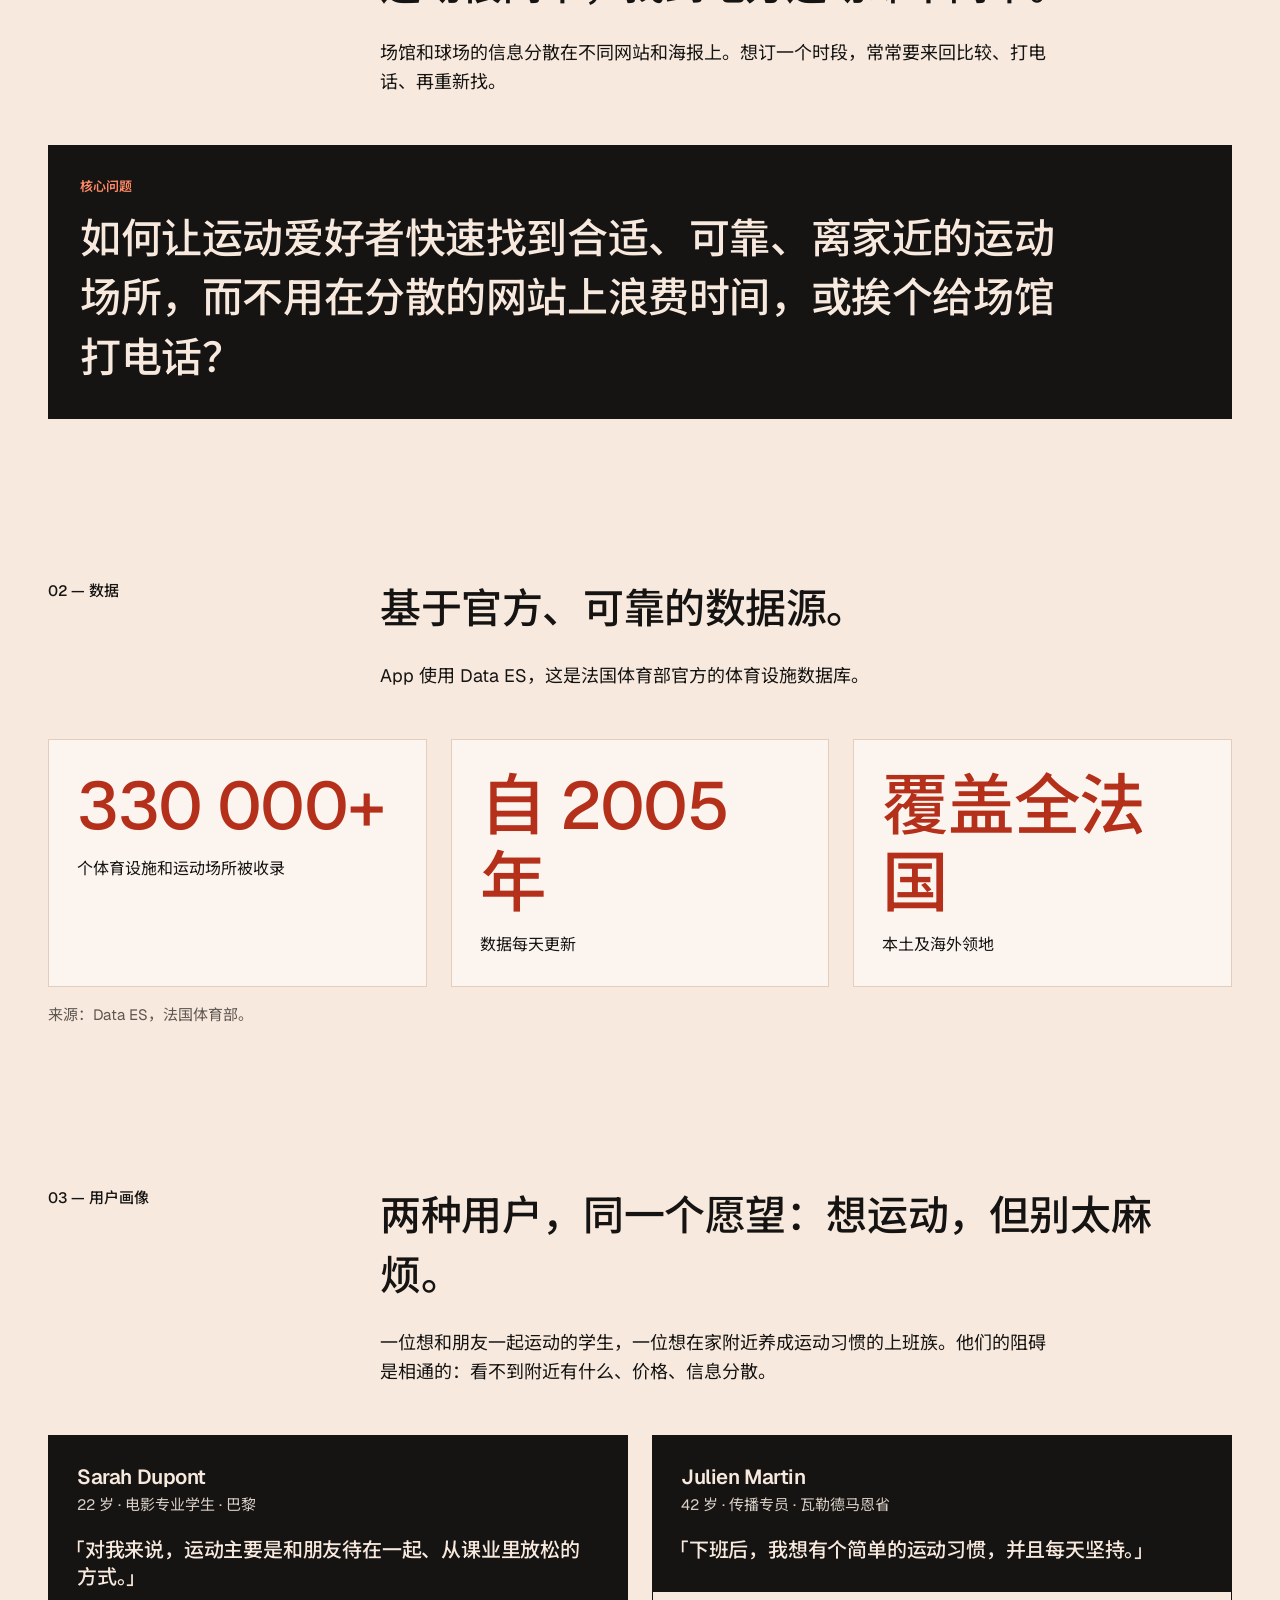
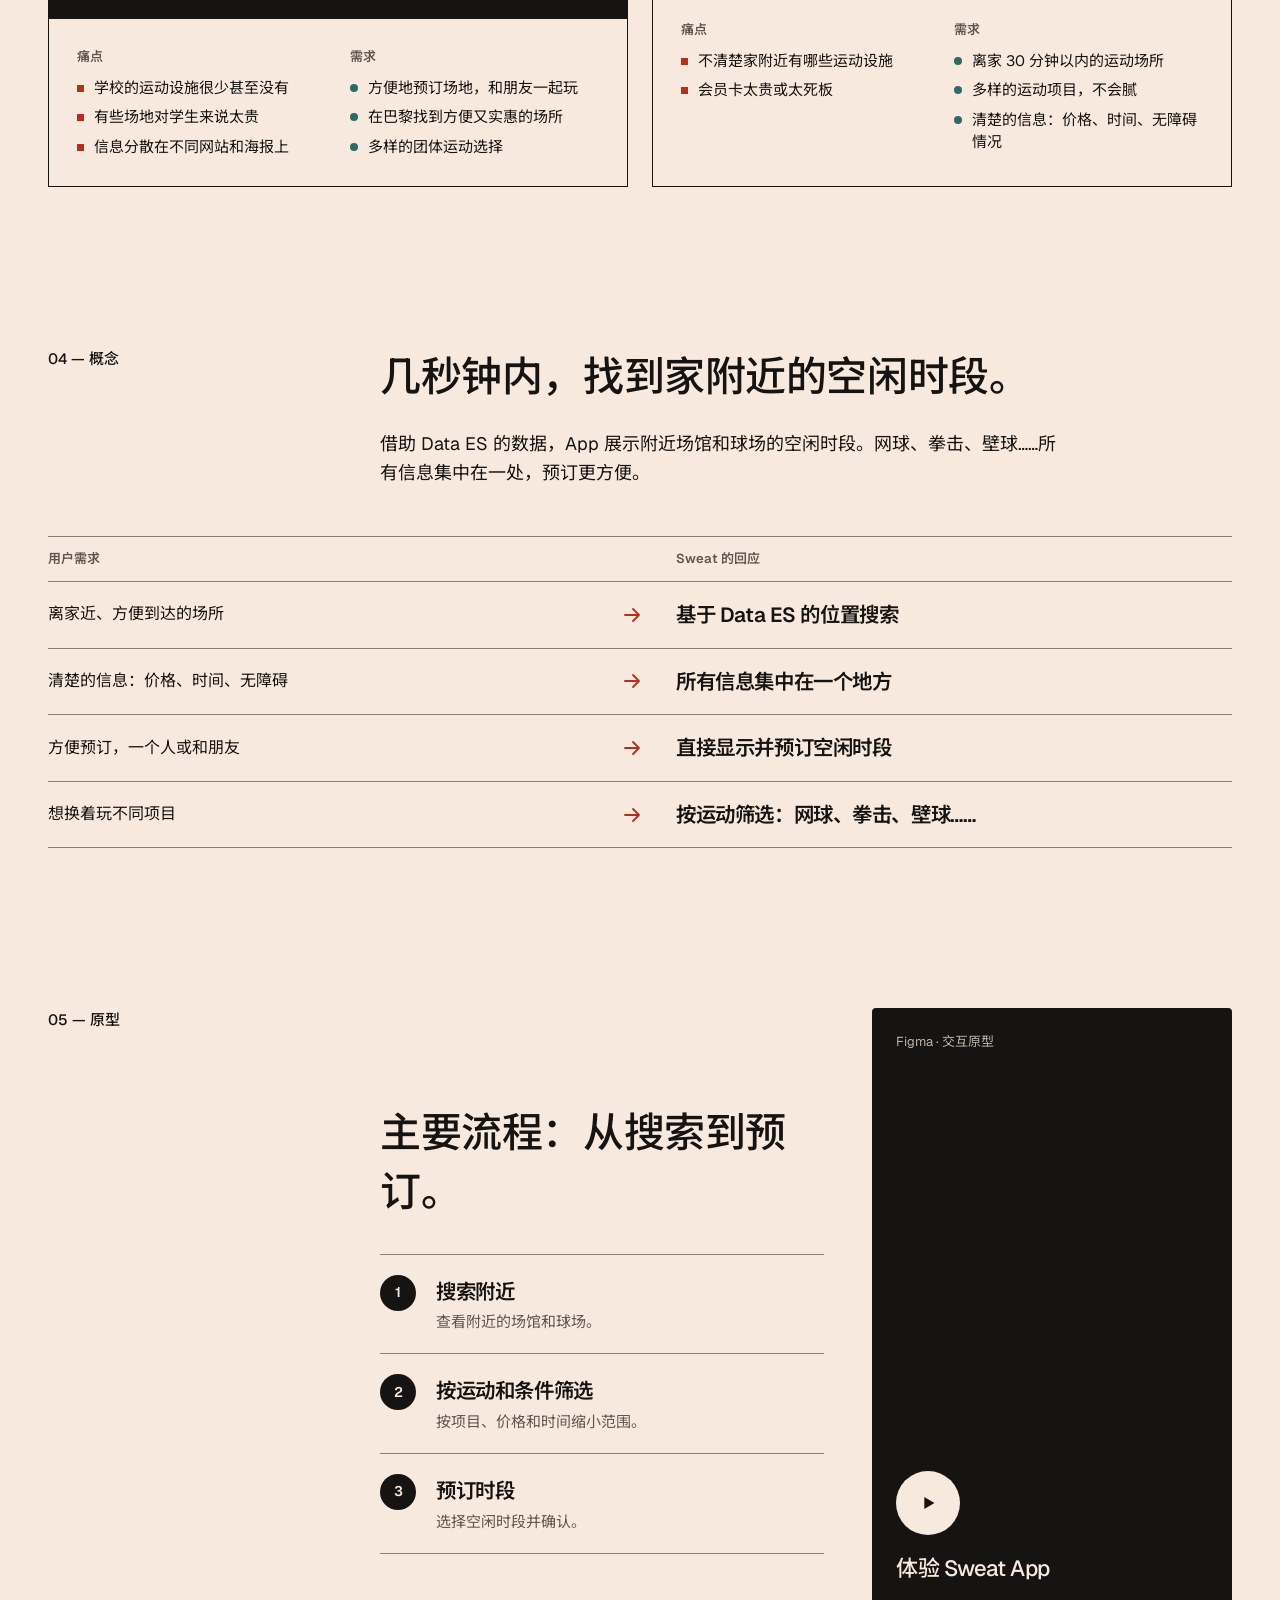
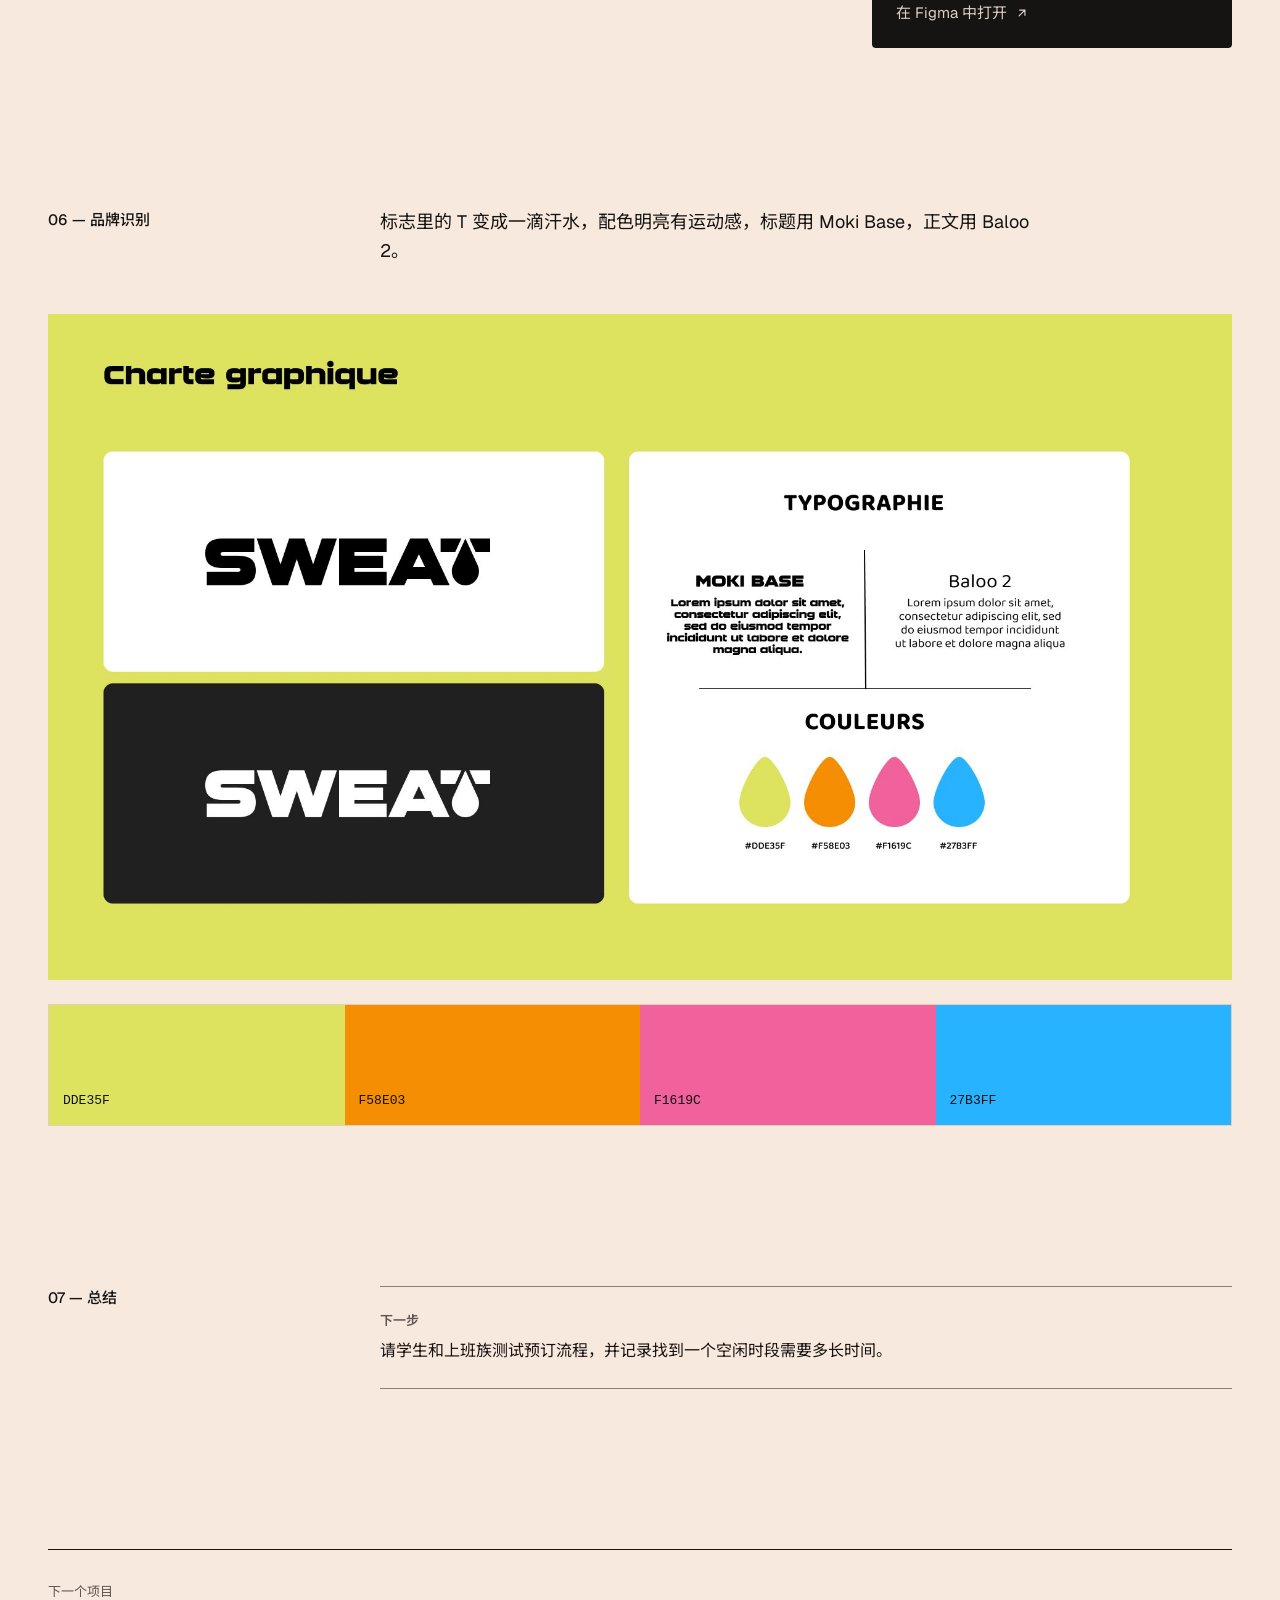
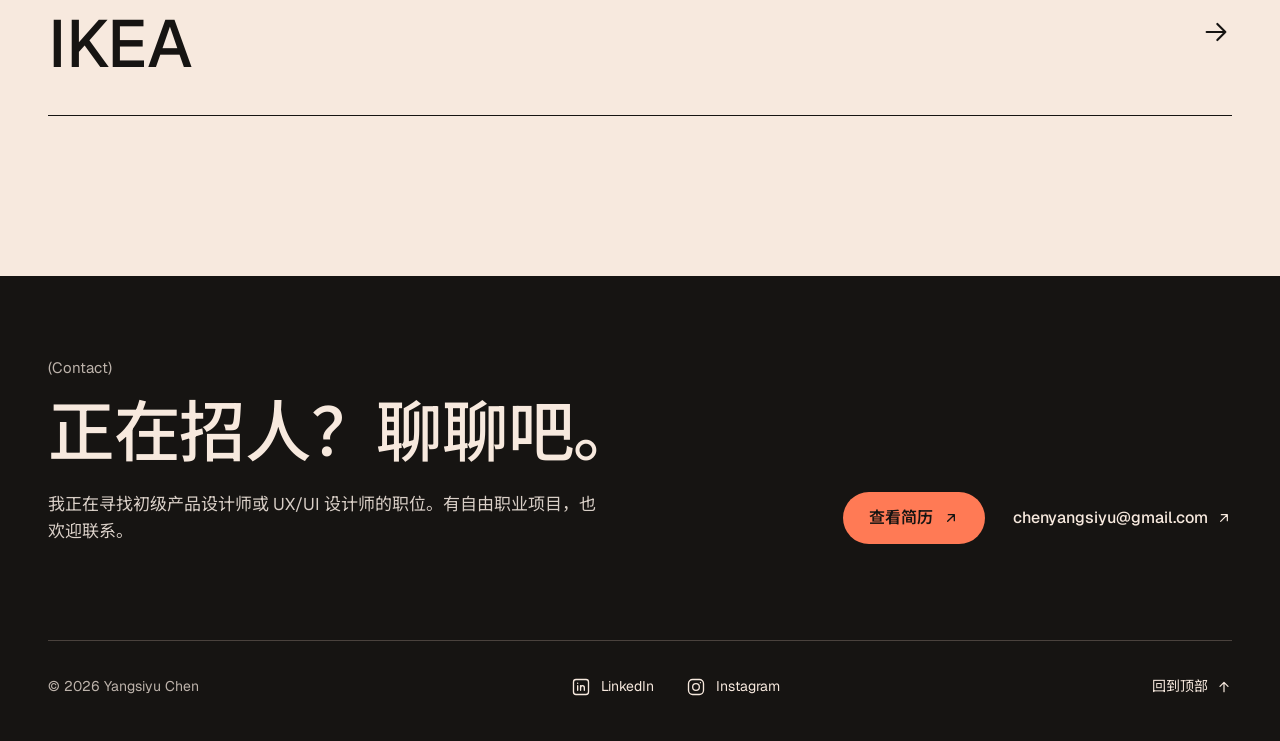
<file: zh/sweat.html>
<!doctype html>
<html lang="zh-CN">
<head>
<meta charset="utf-8">
<meta name="viewport" content="width=device-width, initial-scale=1">
<title>Sweat · Yangsiyu Chen</title>
<meta name="description" content="Yangsiyu Chen 的作品集，常驻巴黎的产品与 UX/UI 设计师：用户调研、原型、UI 与无障碍设计。">
<meta property="og:title" content="Sweat · Yangsiyu Chen">
<meta property="og:description" content="Yangsiyu Chen 的作品集，常驻巴黎的产品与 UX/UI 设计师：用户调研、原型、UI 与无障碍设计。">
<meta property="og:type" content="website">
<meta name="theme-color" content="#f7e9de">
<link rel="icon" type="image/png" href="../assets/img/logo.png">
<link rel="alternate" hreflang="fr" href="../sweat.html">
<link rel="alternate" hreflang="en" href="../en/sweat.html">
<link rel="alternate" hreflang="zh-CN" href="../zh/sweat.html">
<link rel="preconnect" href="https://fonts.googleapis.com">
<link rel="preconnect" href="https://fonts.gstatic.com" crossorigin>
<link rel="stylesheet" href="https://fonts.googleapis.com/css2?family=Geist:wght@300;400;500;600&amp;family=Noto+Sans+SC:wght@400;500;600&amp;display=swap">
<link rel="stylesheet" href="../assets/css/base.css">
<link rel="stylesheet" href="../assets/css/sweat.css">
<script src="../assets/js/main.js" defer></script>
</head>
<body data-lang="zh">
<div id="top" class="site" lang="zh-CN" style="background: #f7e9de; color: #161412; font-family: 'Geist', 'Noto Sans SC', system-ui, sans-serif; font-size: 16px; line-height: 1.55; min-height: 100%; overflow-x: hidden">
<div class="wrap" style="padding-top: 28px">

<header class="hdr">
<div class="hdr-logo"><a href="index.html" class="logo-link"><img src="../assets/img/logo.png" alt="Yangsiyu Chen" style="width: auto; display: block"></a></div>
<nav aria-label="主导航" class="hdr-nav">
<a href="index.html#projets" class="nav-link" aria-current="page" style="font-weight: 600">作品</a>
<a href="index.html#parcours" class="nav-link">经历</a>
<a href="../assets/cv/CV_Yangsiyu_CHEN_EN.pdf" class="nav-link" target="_blank" rel="noopener">简历</a>
<a href="#contact" class="nav-link">联系</a>
</nav>
<div role="group" aria-label="语言" class="hdr-lang">

<button type="button" class="lang-btn" data-lang="fr" data-href="../sweat.html" aria-pressed="false" style="min-width: 40px; min-height: 36px; padding: 0 6px; border: 0; border-radius: 0; background: transparent; color: #5f5650; font: inherit; font-size: 14px; font-weight: 400; text-decoration: none; text-decoration-color: #db3e1d; text-decoration-thickness: 2px; text-underline-offset: 6px; cursor: pointer">FR</button>

<button type="button" class="lang-btn" data-lang="en" data-href="../en/sweat.html" aria-pressed="false" style="min-width: 40px; min-height: 36px; padding: 0 6px; border: 0; border-radius: 0; background: transparent; color: #5f5650; font: inherit; font-size: 14px; font-weight: 400; text-decoration: none; text-decoration-color: #db3e1d; text-decoration-thickness: 2px; text-underline-offset: 6px; cursor: pointer">EN</button>

<button type="button" class="lang-btn" data-lang="zh" data-href="../zh/sweat.html" aria-pressed="true" style="min-width: 40px; min-height: 36px; padding: 0 6px; border: 0; border-radius: 0; background: transparent; color: #161412; font: inherit; font-size: 14px; font-weight: 600; text-decoration: underline; text-decoration-color: #db3e1d; text-decoration-thickness: 2px; text-underline-offset: 6px; cursor: pointer">中</button>

</div>
</header>

<section style="margin-top: 96px">
<a href="index.html" class="nav-link" style="display: inline-flex; align-items: center; gap: 8px; font-size: 15px; min-height: 44px">
<svg width="16" height="16" viewBox="0 0 24 24" fill="none" stroke="currentColor" stroke-width="1.8" stroke-linecap="round" stroke-linejoin="round" aria-hidden="true"><path d="M19 12H5M11 6l-6 6 6 6"></path></svg>全部作品</a>
<p style="margin: 40px 0 16px; display: flex; align-items: center; gap: 8px; font-size: 14px; font-weight: 500"><span aria-hidden="true" style="flex-shrink: 0; width: 8px; height: 8px; border-radius: 999px; background: #e9a23b"></span>产品设计 · 移动 App</p>
<h1 class="t-display">Sweat</h1>
<p class="t-lead" style="margin-top: 32px; max-width: 860px">一款帮你快速找到并预订<span style="text-decoration: underline; text-decoration-color: #db3e1d; text-decoration-thickness: 0.07em; text-underline-offset: 0.14em">家附近运动场地</span>的 App。</p>
<dl class="meta">
<div><dt style="font-size: 13px; color: #5f5650">我的贡献</dt><dd style="margin: 4px 0 0">调研、用户画像、概念、原型与品牌识别</dd></div>
<div><dt style="font-size: 13px; color: #5f5650">类型</dt><dd style="margin: 4px 0 0">课程项目 · 移动 App</dd></div>
<div><dt style="font-size: 13px; color: #5f5650">数据</dt><dd style="margin: 4px 0 0">Data ES · 法国体育部</dd></div>
</dl>
</section>
</div>

<div data-par="1" style="margin-top: 48px; width: 100%; aspect-ratio: 16 / 9; max-height: 900px; overflow: hidden; background: #2f4a3c">
<img src="../assets/img/sweat/sweat-9.jpg" alt="黄色 Sweat 标志，背景是网前的板式网球运动员" style="width: 100%; height: 100%; display: block; object-fit: cover; transform: translateY(0.0px) scale(1.12); will-change: transform" data-k="50">
</div>

<div class="wrap">

<section aria-labelledby="s1" class="mt-l">
<div class="split">
<h2 id="s1" class="t-label">01 — 问题</h2>
<div style="min-width: 0">
<p class="t-statement">运动很简单，找到地方运动却不简单。</p>
<p class="t-body" style="margin-top: 24px">场馆和球场的信息分散在不同网站和海报上。想订一个时段，常常要来回比较、打电话、再重新找。</p>
</div>
</div>
<div style="margin-top: 48px; padding: 32px; background: #161412; color: #f7e9de">
<p style="margin: 0; font-size: 13px; font-weight: 600; color: #ff8a66">核心问题</p>
<p class="t-statement" style="margin-top: 12px; max-width: 980px">如何让运动爱好者快速找到合适、可靠、离家近的运动场所，而不用在分散的网站上浪费时间，或挨个给场馆打电话？</p>
</div>
</section>

<section aria-labelledby="s2" class="mt-l">
<div class="split">
<h2 id="s2" class="t-label">02 — 数据</h2>
<div style="min-width: 0">
<p class="t-statement">基于官方、可靠的数据源。</p>
<p class="t-body" style="margin-top: 24px">App 使用 Data ES，这是法国体育部官方的体育设施数据库。</p>
</div>
</div>
<div class="g3 mt-m">

<div class="card lift">
<p class="t-h1" style="color: #b5301a">330 000+</p>
<p style="margin: 12px 0 0; font-size: 16px">个体育设施和运动场所被收录</p>
</div>

<div class="card lift">
<p class="t-h1" style="color: #b5301a">自 2005 年</p>
<p style="margin: 12px 0 0; font-size: 16px">数据每天更新</p>
</div>

<div class="card lift">
<p class="t-h1" style="color: #b5301a">覆盖全法国</p>
<p style="margin: 12px 0 0; font-size: 16px">本土及海外领地</p>
</div>

</div>
<p style="margin: 16px 0 0; font-size: 15px; color: #5f5650">来源：Data ES，法国体育部。</p>
</section>

<section aria-labelledby="s3" class="mt-l">
<div class="split">
<h2 id="s3" class="t-label">03 — 用户画像</h2>
<div style="min-width: 0">
<p class="t-statement">两种用户，同一个愿望：想运动，但别太麻烦。</p>
<p class="t-body" style="margin-top: 24px">一位想和朋友一起运动的学生，一位想在家附近养成运动习惯的上班族。他们的阻碍是相通的：看不到附近有什么、价格、信息分散。</p>
</div>
</div>
<div class="g2 mt-m" style="gap: 24px">

<article class="persona lift">
<div class="persona-a">
<h3 class="t-h3">Sarah Dupont</h3>
<p style="margin: 4px 0 0; font-size: 15px; color: #d9cfc7">22 岁 · 电影专业学生 · 巴黎</p>
<p style="margin: 20px 0 0; font-size: 20px; font-weight: 500; line-height: 1.35; letter-spacing: -0.01em">「对我来说，运动主要是和朋友待在一起、从课业里放松的方式。」</p>
</div>
<div class="persona-b">
<div style="min-width: 0">
<p class="t-over">痛点</p>
<ul style="margin: 10px 0 0; padding: 0; list-style: none; display: flex; flex-direction: column; gap: 8px; font-size: 15px; line-height: 1.45">

<li style="display: flex; gap: 10px"><span aria-hidden="true" style="flex-shrink: 0; margin-top: 8px; width: 7px; height: 7px; background: #b5301a"></span><span>学校的运动设施很少甚至没有</span></li>

<li style="display: flex; gap: 10px"><span aria-hidden="true" style="flex-shrink: 0; margin-top: 8px; width: 7px; height: 7px; background: #b5301a"></span><span>有些场地对学生来说太贵</span></li>

<li style="display: flex; gap: 10px"><span aria-hidden="true" style="flex-shrink: 0; margin-top: 8px; width: 7px; height: 7px; background: #b5301a"></span><span>信息分散在不同网站和海报上</span></li>

</ul>
</div>
<div style="min-width: 0">
<p class="t-over">需求</p>
<ul style="margin: 10px 0 0; padding: 0; list-style: none; display: flex; flex-direction: column; gap: 8px; font-size: 15px; line-height: 1.45">

<li style="display: flex; gap: 10px"><span aria-hidden="true" style="flex-shrink: 0; margin-top: 7px; width: 8px; height: 8px; border-radius: 999px; background: #2e6b66"></span><span>方便地预订场地，和朋友一起玩</span></li>

<li style="display: flex; gap: 10px"><span aria-hidden="true" style="flex-shrink: 0; margin-top: 7px; width: 8px; height: 8px; border-radius: 999px; background: #2e6b66"></span><span>在巴黎找到方便又实惠的场所</span></li>

<li style="display: flex; gap: 10px"><span aria-hidden="true" style="flex-shrink: 0; margin-top: 7px; width: 8px; height: 8px; border-radius: 999px; background: #2e6b66"></span><span>多样的团体运动选择</span></li>

</ul>
</div>
</div>
</article>

<article class="persona lift">
<div class="persona-a">
<h3 class="t-h3">Julien Martin</h3>
<p style="margin: 4px 0 0; font-size: 15px; color: #d9cfc7">42 岁 · 传播专员 · 瓦勒德马恩省</p>
<p style="margin: 20px 0 0; font-size: 20px; font-weight: 500; line-height: 1.35; letter-spacing: -0.01em">「下班后，我想有个简单的运动习惯，并且每天坚持。」</p>
</div>
<div class="persona-b">
<div style="min-width: 0">
<p class="t-over">痛点</p>
<ul style="margin: 10px 0 0; padding: 0; list-style: none; display: flex; flex-direction: column; gap: 8px; font-size: 15px; line-height: 1.45">

<li style="display: flex; gap: 10px"><span aria-hidden="true" style="flex-shrink: 0; margin-top: 8px; width: 7px; height: 7px; background: #b5301a"></span><span>不清楚家附近有哪些运动设施</span></li>

<li style="display: flex; gap: 10px"><span aria-hidden="true" style="flex-shrink: 0; margin-top: 8px; width: 7px; height: 7px; background: #b5301a"></span><span>会员卡太贵或太死板</span></li>

</ul>
</div>
<div style="min-width: 0">
<p class="t-over">需求</p>
<ul style="margin: 10px 0 0; padding: 0; list-style: none; display: flex; flex-direction: column; gap: 8px; font-size: 15px; line-height: 1.45">

<li style="display: flex; gap: 10px"><span aria-hidden="true" style="flex-shrink: 0; margin-top: 7px; width: 8px; height: 8px; border-radius: 999px; background: #2e6b66"></span><span>离家 30 分钟以内的运动场所</span></li>

<li style="display: flex; gap: 10px"><span aria-hidden="true" style="flex-shrink: 0; margin-top: 7px; width: 8px; height: 8px; border-radius: 999px; background: #2e6b66"></span><span>多样的运动项目，不会腻</span></li>

<li style="display: flex; gap: 10px"><span aria-hidden="true" style="flex-shrink: 0; margin-top: 7px; width: 8px; height: 8px; border-radius: 999px; background: #2e6b66"></span><span>清楚的信息：价格、时间、无障碍情况</span></li>

</ul>
</div>
</div>
</article>

</div>
</section>

<section aria-labelledby="s4" class="mt-l">
<div class="split">
<h2 id="s4" class="t-label">04 — 概念</h2>
<div style="min-width: 0">
<p class="t-statement">几秒钟内，找到家附近的空闲时段。</p>
<p class="t-body" style="margin-top: 24px">借助 Data ES 的数据，App 展示附近场馆和球场的空闲时段。网球、拳击、壁球……所有信息集中在一处，预订更方便。</p>
</div>
</div>
<div style="margin-top: 48px">
<div class="map" style="border-top: 1px solid #8a7f77; padding: 12px 0">
<p class="t-over">用户需求</p><span></span><p class="t-over">Sweat 的回应</p>
</div>

<div class="map hov">
<p style="margin: 0; font-size: 16px">离家近、方便到达的场所</p>
<svg class="map-arrow" width="24" height="24" viewBox="0 0 24 24" fill="none" stroke="#b5301a" stroke-width="1.8" stroke-linecap="round" stroke-linejoin="round" aria-hidden="true"><path d="M5 12h14M13 6l6 6-6 6"></path></svg>
<p class="t-h3">基于 Data ES 的位置搜索</p>
</div>

<div class="map hov">
<p style="margin: 0; font-size: 16px">清楚的信息：价格、时间、无障碍</p>
<svg class="map-arrow" width="24" height="24" viewBox="0 0 24 24" fill="none" stroke="#b5301a" stroke-width="1.8" stroke-linecap="round" stroke-linejoin="round" aria-hidden="true"><path d="M5 12h14M13 6l6 6-6 6"></path></svg>
<p class="t-h3">所有信息集中在一个地方</p>
</div>

<div class="map hov">
<p style="margin: 0; font-size: 16px">方便预订，一个人或和朋友</p>
<svg class="map-arrow" width="24" height="24" viewBox="0 0 24 24" fill="none" stroke="#b5301a" stroke-width="1.8" stroke-linecap="round" stroke-linejoin="round" aria-hidden="true"><path d="M5 12h14M13 6l6 6-6 6"></path></svg>
<p class="t-h3">直接显示并预订空闲时段</p>
</div>

<div class="map hov">
<p style="margin: 0; font-size: 16px">想换着玩不同项目</p>
<svg class="map-arrow" width="24" height="24" viewBox="0 0 24 24" fill="none" stroke="#b5301a" stroke-width="1.8" stroke-linecap="round" stroke-linejoin="round" aria-hidden="true"><path d="M5 12h14M13 6l6 6-6 6"></path></svg>
<p class="t-h3">按运动筛选：网球、拳击、壁球……</p>
</div>

</div>
</section>

<section aria-labelledby="s5" class="mt-l">
<div class="split">
<h2 id="s5" class="t-label">05 — 原型</h2>
<div class="proto">
<div style="min-width: 0">
<p class="t-statement">主要流程：从搜索到预订。</p>
<ol style="margin: 32px 0 0; padding: 0; list-style: none; border-top: 1px solid #8a7f77">

<li class="hov" style="display: flex; gap: 20px; padding: 20px 0; border-bottom: 1px solid #8a7f77">
<span class="hov-n" style="flex-shrink: 0; width: 36px; height: 36px; border-radius: 999px; background: #161412; color: #f7e9de; font-size: 14px; font-weight: 600; display: flex; align-items: center; justify-content: center">1</span>
<div style="min-width: 0">
<h3 class="t-h3" style="margin-top: 4px">搜索附近</h3>
<p style="margin: 6px 0 0; font-size: 15px; color: #5f5650">查看附近的场馆和球场。</p>
</div>
</li>

<li class="hov" style="display: flex; gap: 20px; padding: 20px 0; border-bottom: 1px solid #8a7f77">
<span class="hov-n" style="flex-shrink: 0; width: 36px; height: 36px; border-radius: 999px; background: #161412; color: #f7e9de; font-size: 14px; font-weight: 600; display: flex; align-items: center; justify-content: center">2</span>
<div style="min-width: 0">
<h3 class="t-h3" style="margin-top: 4px">按运动和条件筛选</h3>
<p style="margin: 6px 0 0; font-size: 15px; color: #5f5650">按项目、价格和时间缩小范围。</p>
</div>
</li>

<li class="hov" style="display: flex; gap: 20px; padding: 20px 0; border-bottom: 1px solid #8a7f77">
<span class="hov-n" style="flex-shrink: 0; width: 36px; height: 36px; border-radius: 999px; background: #161412; color: #f7e9de; font-size: 14px; font-weight: 600; display: flex; align-items: center; justify-content: center">3</span>
<div style="min-width: 0">
<h3 class="t-h3" style="margin-top: 4px">预订时段</h3>
<p style="margin: 6px 0 0; font-size: 15px; color: #5f5650">选择空闲时段并确认。</p>
</div>
</li>

</ol>
</div>
<a href="https://www.figma.com/proto/qNtRP2ukKgT6jcgNAPQrLd/Application-de-sport?page-id=249%3A332&amp;node-id=254-1218&amp;viewport=828%2C281%2C0.29&amp;scaling=scale-down&amp;content-scaling=fixed&amp;starting-point-node-id=254%3A1218&amp;show-proto-sidebar=1" target="_blank" rel="noopener" class="proto-card" style="width: 100%; max-width: 360px; aspect-ratio: 9 / 16; border-radius: 4px; background: #161412; color: #f7e9de; text-decoration: none; display: flex; flex-direction: column; justify-content: space-between; padding: 24px">
<span style="font-size: 13px; color: #bdb3ab">Figma · 交互原型</span>
<span style="display: flex; flex-direction: column; align-items: flex-start; gap: 20px">
<span class="play" aria-hidden="true" style="width: 64px; height: 64px; border-radius: 999px; background: #f7e9de; color: #161412; display: flex; align-items: center; justify-content: center">
<svg width="22" height="22" viewBox="0 0 24 24" fill="currentColor" aria-hidden="true"><path d="M8 5.5v13l11-6.5z"></path></svg></span>
<span style="font-size: 22px; font-weight: 500; line-height: 1.2; letter-spacing: -0.02em">体验 Sweat App</span>
<span style="display: inline-flex; align-items: center; gap: 8px; font-size: 15px; color: #d9cfc7">在 Figma 中打开
<svg width="14" height="14" viewBox="0 0 24 24" fill="none" stroke="currentColor" stroke-width="2" stroke-linecap="round" aria-hidden="true"><path d="M7 17L17 7M8 7h9v9"></path></svg></span>
</span>
</a>
</div>
</div>
</section>

<section aria-labelledby="s6" class="mt-l">
<div class="split">
<h2 id="s6" class="t-label">06 — 品牌识别</h2>
<p class="t-body">标志里的 T 变成一滴汗水，配色明亮有运动感，标题用 Moki Base，正文用 Baloo 2。</p>
</div>
<div class="zoom mt-m"><img src="../assets/img/sweat/sweat-21.jpg" alt="Sweat 品牌规范：黑白两版标志、Moki Base 与 Baloo 2 字体、四种颜色" style="width: 100%; display: block; aspect-ratio: 16 / 9; object-fit: cover"></div>
<ul aria-label="Sweat 配色" class="palette" style="margin-top: 24px">
<li style="background: #dde35f">DDE35F</li>
<li style="background: #f58e03">F58E03</li>
<li style="background: #f1619c">F1619C</li>
<li style="background: #27b3ff">27B3FF</li>
</ul>
</section>

<section aria-labelledby="s7" class="mt-l split">
<h2 id="s7" class="t-label">07 — 总结</h2>
<div class="g2" style="gap: 0 24px; border-top: 1px solid #8a7f77">
<div style="padding: 24px 0; border-bottom: 1px solid #8a7f77; min-width: 0">
<p class="t-over">下一步</p>
<p style="margin: 8px 0 0">请学生和上班族测试预订流程，并记录找到一个空闲时段需要多长时间。</p>
</div>
</div>
</section>

<a href="ikea.html" class="next-link mt-l" style="display: flex; justify-content: space-between; align-items: center; gap: 24px; padding: 32px 0; border-top: 1px solid #161412; border-bottom: 1px solid #161412; color: #161412; text-decoration: none">
<span style="min-width: 0">
<span class="next-sub" style="display: block; font-size: 13px; color: #5f5650">下一个项目</span>
<span class="t-h1" style="display: block; margin-top: 4px">IKEA</span>
</span>
<svg width="32" height="32" viewBox="0 0 24 24" fill="none" stroke="currentColor" stroke-width="1.6" stroke-linecap="round" stroke-linejoin="round" aria-hidden="true" style="flex-shrink: 0"><path d="M5 12h14M13 6l6 6-6 6"></path></svg>
</a>
</div>

<footer id="contact" class="mt-l" style="background: #161412; color: #f7e9de">
<div class="foot-in">
<div style="display: flex; flex-wrap: wrap; justify-content: space-between; align-items: flex-end; gap: 32px">
<div style="flex: 1 1 480px; min-width: 0">
<p style="margin: 0; font-size: 15px; color: #bdb3ab">(Contact)</p>
<h2 class="t-h1" style="margin-top: 16px">正在招人？聊聊吧。</h2>
<p style="margin: 20px 0 0; max-width: 560px; font-size: 17px; color: #d9cfc7">我正在寻找初级产品设计师或 UX/UI 设计师的职位。有自由职业项目，也欢迎联系。</p>
</div>
<div style="display: flex; flex-wrap: wrap; align-items: center; gap: 12px 28px; min-width: 0">
<a href="../assets/cv/CV_Yangsiyu_CHEN_EN.pdf" target="_blank" rel="noopener" class="foot-btn" style="display: inline-flex; align-items: center; gap: 10px; min-height: 52px; padding: 0 26px; border-radius: 999px; background: #ff7a55; color: #161412; font-weight: 600; text-decoration: none">查看简历
<svg width="16" height="16" viewBox="0 0 24 24" fill="none" stroke="currentColor" stroke-width="2" stroke-linecap="round" stroke-linejoin="round" aria-hidden="true"><path d="M7 17L17 7M8 7h9v9"></path></svg></a>
<a href="mailto:chenyangsiyu@gmail.com" class="foot-text" style="display: inline-flex; align-items: center; gap: 8px; min-height: 48px; font-weight: 500; overflow-wrap: anywhere">chenyangsiyu@gmail.com
<svg width="16" height="16" viewBox="0 0 24 24" fill="none" stroke="currentColor" stroke-width="1.8" stroke-linecap="round" stroke-linejoin="round" aria-hidden="true"><path d="M7 17L17 7M8 7h9v9"></path></svg></a>
</div>
</div>
<div style="margin-top: 96px; padding-top: 24px; border-top: 1px solid #4a423d; display: flex; flex-wrap: wrap; justify-content: space-between; align-items: center; gap: 16px 32px; font-size: 14px">
<span style="color: #bdb3ab">© 2026 Yangsiyu Chen</span>
<ul aria-label="社交媒体" style="margin: 0; padding: 0; list-style: none; display: flex; flex-wrap: wrap; gap: 8px 32px">
<li><a href="https://www.linkedin.com/in/yangsiyu-chen-5bbab8222" class="foot-link" style="display: inline-flex; align-items: center; gap: 10px; min-height: 44px">
<svg width="20" height="20" viewBox="0 0 24 24" fill="none" stroke="currentColor" stroke-width="1.6" stroke-linecap="round" stroke-linejoin="round" aria-hidden="true"><rect x="3" y="3" width="18" height="18" rx="3"></rect><path d="M8 10.5V16M8 7.5v.1M11.5 16v-5.5M11.5 13c0-1.7 1-2.6 2.3-2.6s2.2.9 2.2 2.6V16"></path></svg>LinkedIn</a></li>
<li><a href="https://www.instagram.com/cysy.crea/" class="foot-link" style="display: inline-flex; align-items: center; gap: 10px; min-height: 44px">
<svg width="20" height="20" viewBox="0 0 24 24" fill="none" stroke="currentColor" stroke-width="1.6" stroke-linecap="round" stroke-linejoin="round" aria-hidden="true"><rect x="3" y="3" width="18" height="18" rx="5"></rect><circle cx="12" cy="12" r="4"></circle><path d="M17.3 6.7v.1"></path></svg>Instagram</a></li>
</ul>
<a href="#top" class="foot-link" style="display: inline-flex; align-items: center; gap: 8px; min-height: 44px">回到顶部
<svg width="16" height="16" viewBox="0 0 24 24" fill="none" stroke="currentColor" stroke-width="1.8" stroke-linecap="round" stroke-linejoin="round" aria-hidden="true"><path d="M12 19V5M6 11l6-6 6 6"></path></svg></a>
</div>
</div>
</footer>
</div>
</body>
</html>
</file>
<file: assets/css/base.css>
/* Shared basics. Page-specific styles live in the other files of this folder. */
html{-webkit-text-size-adjust:100%;scroll-behavior:smooth}
@media (prefers-reduced-motion: reduce){html{scroll-behavior:auto}}
body{margin:0;background:#f7e9de}
</file>
<file: assets/css/index.css>
body{margin:0;background:#f7e9de}
.site *,.site *::before,.site *::after{box-sizing:border-box}
.site img{max-width:100%}
a{color:#b5301a}a:hover{color:#161412}
a:focus-visible,button:focus-visible{outline:2px solid #b5301a;outline-offset:3px}
.wrap{max-width:1280px;margin:0 auto;padding-left:48px;padding-right:48px}
.t-display{margin:0;font-weight:500;font-size:clamp(2.5rem,6.4vw,6rem);line-height:1;letter-spacing:-0.05em;overflow-wrap:break-word}
.t-section{margin:0;font-weight:500;font-size:clamp(3rem,9vw,8rem);line-height:.92;letter-spacing:-0.06em}
.t-h1{margin:0;font-weight:500;font-size:clamp(2.25rem,5.2vw,4.75rem);line-height:1.02;letter-spacing:-0.05em}
.t-h3{margin:0;font-weight:500;font-size:clamp(1.25rem,2vw,1.625rem);line-height:1.18;letter-spacing:-0.02em}
.t-label{margin:0;font-size:15px;font-weight:500}
[lang="zh-CN"] .t-display{line-height:1.18;letter-spacing:-0.02em}
[lang="zh-CN"] .t-section{line-height:1.05;letter-spacing:-0.03em}
[lang="zh-CN"] .t-h1{line-height:1.15;letter-spacing:-0.02em}
.mt-hero{margin-top:56px}.mt-xl{margin-top:200px}.mt-m{margin-top:96px}
.slogan .t-display{font-size:clamp(2.5rem,min(6.4vw,11.5vh),6rem)}
@media (min-width:641px) and (max-height:820px){.mt-hero{margin-top:32px}}
.hdr{display:grid;grid-template-columns:auto minmax(0,1fr) auto;grid-template-areas:'logo nav lang';align-items:center;gap:16px 32px;font-size:15px}
.hdr-logo{grid-area:logo}.hdr-logo img{height:44px}
.hdr-nav{grid-area:nav;justify-self:center;display:flex;flex-wrap:wrap;gap:8px 28px}
.hdr-lang{grid-area:lang;display:flex;gap:4px}
.hero{display:grid;grid-template-columns:minmax(0,1fr) minmax(220px,260px);gap:48px;align-items:end}
.slogan{position:relative;max-width:1040px;cursor:default}
.slogan-over{position:absolute;inset:-100px;padding:100px;background:#161412;color:#f7e9de;pointer-events:none}
.skills-list{margin:0;padding:0;list-style:none;border-top:1px solid #8a7f77}
.skills-list li{display:flex;gap:16px;align-items:baseline;padding:12px 0;border-bottom:1px solid #8a7f77;font-size:16px;font-weight:500}
.works{display:grid;grid-template-columns:repeat(auto-fill,minmax(min(100%,420px),1fr));gap:56px 24px}
.row{display:grid;grid-template-columns:minmax(220px,3fr) minmax(0,7fr);border-bottom:1px solid #8a7f77}
.row-a{display:flex;justify-content:space-between;gap:24px;padding:28px 28px 28px 0}
.row-b{display:grid;grid-template-columns:repeat(auto-fit,minmax(240px,1fr));gap:20px 48px;padding:28px;border-left:1px solid #8a7f77}
.logo-tile{flex-shrink:0;width:80px;height:80px;border-radius:2px;background:#fcf5ef;border:1px solid #e3cdbd;display:flex;align-items:center;justify-content:center;overflow:hidden}
.logo-tile img{width:100%;height:100%;object-fit:contain;display:block}
.skills{display:grid;grid-template-columns:minmax(220px,3fr) minmax(0,7fr);gap:12px 24px;padding:20px 0;border-bottom:1px solid #8a7f77}
.foot-in{max-width:1280px;margin:0 auto;padding:80px 48px 32px}
.nav-link{color:#161412;text-decoration:none;background-image:linear-gradient(currentColor,currentColor);background-size:0 1px;background-repeat:no-repeat;background-position:0 100%;transition:background-size .3s ease,color .2s ease}
.nav-link:hover{color:#b5301a;background-size:100% 1px}
.logo-link{display:inline-block;transition:opacity .2s ease}
.logo-link:hover{opacity:.75}
.lang-btn{transition:color .2s ease}
.lang-btn:hover{color:#b5301a !important}
.btn-primary{transition:background-color .2s ease}
.btn-primary:hover{background:#b5301a !important;color:#ffffff !important}
.text-link{color:#161412;text-decoration:none;transition:color .2s ease,gap .25s ease}
.text-link:hover{color:#b5301a;gap:14px !important}
.work-card .cover-zoom{transition:transform .6s cubic-bezier(.2,.7,.2,1)}
.work-card:hover .cover-zoom{transform:scale(1.04)}
.work-card .work-title{transition:color .2s ease}
.work-card:hover .work-title{color:#b5301a}
.work-card .arrow-btn{transition:background-color .2s ease,color .2s ease,transform .25s ease}
.work-card:hover .arrow-btn{background:#d33b1c !important;color:#ffffff !important;transform:translateX(4px)}
.exp-row{transition:background-color .25s ease}
.exp-row:hover{background:#eedacb}
.exp-row .exp-start{transition:color .2s ease}
.exp-row:hover .exp-start{color:#b5301a}
.skill-chip{transition:background-color .2s ease,color .2s ease,box-shadow .2s ease}
.skill-chip:hover{background:#fcf5ef;color:#b5301a;box-shadow:inset 0 0 0 1px #b5301a}
.foot-link{color:#f7e9de;text-decoration:none;transition:color .2s ease}
.foot-link:hover{color:#ff8a66}
.foot-link:focus-visible,.foot-text:focus-visible,.foot-btn:focus-visible{outline-color:#ff8a66}
.foot-btn{transition:background-color .2s ease,color .2s ease}
.foot-btn:hover{background:#f7e9de !important;color:#161412 !important}
.foot-text{color:#f7e9de;text-decoration:none;transition:color .2s ease,gap .25s ease}
.foot-text:hover{color:#ff8a66;gap:14px !important}
@media (max-width:900px){
.hero{grid-template-columns:minmax(0,1fr)}
.row,.skills{grid-template-columns:minmax(0,1fr)}
.row-a{padding:28px 0 12px}
.row-b{border-left:0;padding:0 0 28px}
.skills{gap:8px}
}
@media (max-width:640px){
.wrap{padding-left:20px;padding-right:20px}
.hdr{grid-template-columns:minmax(0,1fr) auto;grid-template-areas:'logo lang' 'nav nav';gap:12px 16px}
.hdr-logo img{height:36px}
.hdr-nav{justify-self:stretch;justify-content:space-between;gap:8px 16px;padding-top:12px;border-top:1px solid #e3cdbd}
.mt-hero{margin-top:48px}.mt-xl{margin-top:120px}.mt-m{margin-top:64px}
.foot-in{padding:56px 20px 24px}
.logo-tile{width:64px;height:64px}
}
@media (hover:none){.slogan-over{display:none}}
@media (prefers-reduced-motion: reduce){.work-card .cover-zoom,.nav-link,.exp-row,.text-link,.foot-text,.work-card .arrow-btn,.skill-chip{transition:none}}
</file>
<file: assets/css/cyma.css>
body{margin:0;background:#f7e9de}
.site *,.site *::before,.site *::after{box-sizing:border-box}
.site img{max-width:100%}
a{color:#b5301a}a:hover{color:#161412}
a:focus-visible,button:focus-visible{outline:2px solid #b5301a;outline-offset:3px}
.wrap{max-width:1280px;margin:0 auto;padding-left:48px;padding-right:48px}
.t-display{margin:0;font-weight:500;font-size:clamp(2.5rem,6.4vw,6rem);line-height:1;letter-spacing:-0.05em;overflow-wrap:break-word}
.t-h1{margin:0;font-weight:500;font-size:clamp(2.25rem,5.2vw,4.75rem);line-height:1.02;letter-spacing:-0.05em}
.t-lead{margin:0;font-weight:500;font-size:clamp(1.375rem,2.6vw,2.25rem);line-height:1.2;letter-spacing:-0.035em}
.t-statement{margin:0;font-weight:500;font-size:clamp(1.5rem,3.2vw,2.75rem);line-height:1.12;letter-spacing:-0.035em}
.t-h3{margin:0;font-weight:600;font-size:clamp(1.125rem,1.6vw,1.375rem);line-height:1.25;letter-spacing:-0.02em}
.t-label{margin:0;font-size:15px;font-weight:500}
.t-over{margin:0;font-size:13px;font-weight:600;color:#5f5650}
.t-body{margin:0;font-size:18px;line-height:1.6;max-width:680px}
[lang="zh-CN"] .t-display{line-height:1.18;letter-spacing:-0.02em}
[lang="zh-CN"] .t-h1{line-height:1.15;letter-spacing:-0.02em}
[lang="zh-CN"] .t-lead,[lang="zh-CN"] .t-statement{line-height:1.45;letter-spacing:-0.01em}
.mt-l{margin-top:160px}.mt-m{margin-top:48px}
.hdr{display:grid;grid-template-columns:auto minmax(0,1fr) auto;grid-template-areas:'logo nav lang';align-items:center;gap:16px 32px;font-size:15px}
.hdr-logo{grid-area:logo}.hdr-logo img{height:44px}
.hdr-nav{grid-area:nav;justify-self:center;display:flex;flex-wrap:wrap;gap:8px 28px}
.hdr-lang{grid-area:lang;display:flex;gap:4px}
.meta{margin:64px 0 0;display:grid;grid-template-columns:repeat(auto-fit,minmax(200px,1fr));column-gap:24px;border-bottom:1px solid #8a7f77}
.meta > div{padding:20px 0;border-top:1px solid #8a7f77}
.split{display:grid;grid-template-columns:minmax(0,1fr) minmax(0,3fr);gap:24px 48px}
.g2{display:grid;grid-template-columns:repeat(auto-fit,minmax(min(100%,420px),1fr));gap:48px 24px}
.g3{display:grid;grid-template-columns:repeat(auto-fit,minmax(min(100%,280px),1fr));gap:24px}
.card{padding:28px;background:#fcf5ef;border:1px solid #e3cdbd;min-width:0}
.persona{display:grid;grid-template-columns:minmax(0,5fr) minmax(0,7fr);border:1px solid #161412}
.persona-a{padding:32px;background:#161412;color:#f7e9de}
.persona-b{padding:32px;display:grid;grid-template-columns:repeat(auto-fit,minmax(220px,1fr));gap:32px}
.swot{display:grid;grid-template-columns:repeat(2,minmax(0,1fr));border-top:1px solid #8a7f77}
.swot > div{padding:24px 24px 24px 0;border-bottom:1px solid #8a7f77}
.swot > div:nth-child(2n){padding-left:24px;border-left:1px solid #8a7f77}
.map{display:grid;grid-template-columns:minmax(0,1fr) 40px minmax(0,1fr);align-items:center;gap:0 16px;padding:20px 0;border-bottom:1px solid #8a7f77}
.eco-top{display:flex;justify-content:center}
.eco-line{height:1px;background:#161412;margin:0 16.66%}
.eco{display:grid;grid-template-columns:repeat(3,minmax(0,1fr));gap:24px}
.eco-stem{width:1px;height:28px;background:#161412;margin:0 auto}
.proto{display:grid;grid-template-columns:minmax(0,1fr) minmax(240px,360px);gap:48px;align-items:center}
.palette{margin:0;padding:0;list-style:none;display:grid;grid-template-columns:repeat(6,minmax(0,1fr));border:1px solid #e3cdbd;font-family:'Roboto Mono',ui-monospace,monospace;font-size:13px;line-height:1.45}
.palette li{min-height:200px;padding:16px;display:flex;align-items:flex-end;overflow-wrap:anywhere}
.foot-in{max-width:1280px;margin:0 auto;padding:80px 48px 32px}
.nav-link{color:#161412;text-decoration:none;background-image:linear-gradient(currentColor,currentColor);background-size:0 1px;background-repeat:no-repeat;background-position:0 100%;transition:background-size .3s ease,color .2s ease}
.nav-link:hover{color:#b5301a;background-size:100% 1px}
.logo-link{display:inline-block;transition:opacity .2s ease}
.logo-link:hover{opacity:.75}
.lang-btn{transition:color .2s ease}
.lang-btn:hover{color:#b5301a !important}
.btn-primary{transition:background-color .2s ease}
.btn-primary:hover{background:#b5301a !important;color:#ffffff !important}
.next-link{transition:background-color .25s ease,padding .3s ease}
.next-link:hover{background:#161412;color:#f7e9de !important;padding-left:24px !important;padding-right:24px !important}
.next-link:hover .next-sub{color:#bdb3ab !important}
.zoom{overflow:hidden}
.zoom img{transition:transform .6s cubic-bezier(.2,.7,.2,1)}
.zoom:hover img{transform:scale(1.03)}
.hov{transition:background-color .25s ease}
.hov:hover{background:#eedacb}
.hov .hov-n{transition:background-color .2s ease,color .2s ease}
.hov:hover .hov-n{background:#d33b1c !important;color:#ffffff !important}
.lift{transition:transform .25s ease,border-color .25s ease}
.lift:hover{transform:translateY(-4px);border-color:#b5301a}
.proto-card{transition:background-color .25s ease}
.proto-card:hover{background:#2a2622 !important}
.proto-card:hover .play{background:#d33b1c !important;color:#ffffff !important}
.foot-link{color:#f7e9de;text-decoration:none;transition:color .2s ease}
.foot-link:hover{color:#ff8a66}
.foot-link:focus-visible,.foot-text:focus-visible,.foot-btn:focus-visible,.proto-card:focus-visible{outline-color:#ff8a66}
.foot-btn{transition:background-color .2s ease,color .2s ease}
.foot-btn:hover{background:#f7e9de !important;color:#161412 !important}
.foot-text{color:#f7e9de;text-decoration:none;transition:color .2s ease,gap .25s ease}
.foot-text:hover{color:#ff8a66;gap:14px !important}
@media (max-width:900px){
.split,.persona,.proto{grid-template-columns:minmax(0,1fr)}
.proto{justify-items:start}
.eco{grid-template-columns:minmax(0,1fr)}
.eco-line{display:none}
.palette{grid-template-columns:repeat(3,minmax(0,1fr))}
.palette li{min-height:120px}
}
@media (max-width:640px){
.wrap{padding-left:20px;padding-right:20px}
.hdr{grid-template-columns:minmax(0,1fr) auto;grid-template-areas:'logo lang' 'nav nav';gap:12px 16px}
.hdr-logo img{height:36px}
.hdr-nav{justify-self:stretch;justify-content:space-between;gap:8px 16px;padding-top:12px;border-top:1px solid #e3cdbd}
.mt-l{margin-top:96px}
.foot-in{padding:56px 20px 24px}
.swot{grid-template-columns:minmax(0,1fr)}
.swot > div,.swot > div:nth-child(2n){padding:20px 0;border-left:0}
.map{grid-template-columns:minmax(0,1fr);gap:8px}
.map-arrow{transform:rotate(90deg);justify-self:start}
.persona-a,.persona-b,.card{padding:24px}
.palette{grid-template-columns:repeat(2,minmax(0,1fr))}
}
@media (prefers-reduced-motion: reduce){.zoom img,.next-link,.nav-link,.hov,.lift,.proto-card{transition:none}.lift:hover{transform:none}}
</file>
<file: assets/css/ikea.css>
body{margin:0;background:#f7e9de}
.site *,.site *::before,.site *::after{box-sizing:border-box}
.site img{max-width:100%}
a{color:#b5301a}a:hover{color:#161412}
a:focus-visible,button:focus-visible{outline:2px solid #b5301a;outline-offset:3px}
.wrap{max-width:1280px;margin:0 auto;padding-left:48px;padding-right:48px}
.t-display{margin:0;font-weight:500;font-size:clamp(2.5rem,6.4vw,6rem);line-height:1;letter-spacing:-0.05em;overflow-wrap:break-word}
.t-h1{margin:0;font-weight:500;font-size:clamp(2.25rem,5.2vw,4.75rem);line-height:1.02;letter-spacing:-0.05em}
.t-lead{margin:0;font-weight:500;font-size:clamp(1.375rem,2.6vw,2.25rem);line-height:1.2;letter-spacing:-0.035em}
.t-statement{margin:0;font-weight:500;font-size:clamp(1.5rem,3.2vw,2.75rem);line-height:1.12;letter-spacing:-0.035em}
.t-h3{margin:0;font-weight:600;font-size:clamp(1.125rem,1.6vw,1.375rem);line-height:1.25;letter-spacing:-0.02em}
.t-label{margin:0;font-size:15px;font-weight:500}
.t-body{margin:0;font-size:18px;line-height:1.6;max-width:680px}
[lang="zh-CN"] .t-display{line-height:1.18;letter-spacing:-0.02em}
[lang="zh-CN"] .t-h1{line-height:1.15;letter-spacing:-0.02em}
[lang="zh-CN"] .t-lead,[lang="zh-CN"] .t-statement{line-height:1.45;letter-spacing:-0.01em}
.mt-l{margin-top:160px}.mt-m{margin-top:48px}
.hdr{display:grid;grid-template-columns:auto minmax(0,1fr) auto;grid-template-areas:'logo nav lang';align-items:center;gap:16px 32px;font-size:15px}
.hdr-logo{grid-area:logo}.hdr-logo img{height:44px}
.hdr-nav{grid-area:nav;justify-self:center;display:flex;flex-wrap:wrap;gap:8px 28px}
.hdr-lang{grid-area:lang;display:flex;gap:4px}
.meta{margin:64px 0 0;display:grid;grid-template-columns:repeat(auto-fit,minmax(200px,1fr));column-gap:24px;border-bottom:1px solid #8a7f77}
.meta > div{padding:20px 0;border-top:1px solid #8a7f77}
.split{display:grid;grid-template-columns:minmax(0,1fr) minmax(0,3fr);gap:24px 48px}
.g2{display:grid;grid-template-columns:repeat(auto-fit,minmax(min(100%,420px),1fr));gap:48px 24px}
.g3{display:grid;grid-template-columns:repeat(auto-fit,minmax(min(100%,300px),1fr));gap:48px 24px}
.palette{margin:0;padding:0;list-style:none;display:grid;grid-template-columns:repeat(3,minmax(0,1fr));border:1px solid #e3cdbd;font-family:'Roboto Mono',ui-monospace,monospace;font-size:13px;line-height:1.4}
.palette li{min-height:88px;padding:12px;display:flex;align-items:flex-end}
.app{display:grid;grid-template-columns:minmax(0,1fr) minmax(240px,360px);gap:48px;align-items:center}
.foot-in{max-width:1280px;margin:0 auto;padding:80px 48px 32px}
.nav-link{color:#161412;text-decoration:none;background-image:linear-gradient(currentColor,currentColor);background-size:0 1px;background-repeat:no-repeat;background-position:0 100%;transition:background-size .3s ease,color .2s ease}
.nav-link:hover{color:#b5301a;background-size:100% 1px}
.logo-link{display:inline-block;transition:opacity .2s ease}
.logo-link:hover{opacity:.75}
.lang-btn{transition:color .2s ease}
.lang-btn:hover{color:#b5301a !important}
.btn-primary{transition:background-color .2s ease}
.btn-primary:hover{background:#b5301a !important;color:#ffffff !important}
.next-link{transition:background-color .25s ease,padding .3s ease}
.next-link:hover{background:#161412;color:#f7e9de !important;padding-left:24px !important;padding-right:24px !important}
.next-link:hover .next-sub{color:#bdb3ab !important}
.zoom{overflow:hidden}
.zoom img{transition:transform .6s cubic-bezier(.2,.7,.2,1)}
.zoom:hover img{transform:scale(1.03)}
.step{transition:background-color .25s ease}
.step:hover{background:#eedacb}
.step .step-n{transition:background-color .2s ease,color .2s ease}
.step:hover .step-n{background:#d33b1c !important;color:#ffffff !important}
.video-card{transition:background-color .25s ease}
.video-card:hover{background:#2a2622 !important}
.video-card:hover .play{background:#d33b1c !important;color:#ffffff !important}
.foot-link{color:#f7e9de;text-decoration:none;transition:color .2s ease}
.foot-link:hover{color:#ff8a66}
.foot-link:focus-visible,.foot-text:focus-visible,.foot-btn:focus-visible{outline-color:#ff8a66}
.foot-btn{transition:background-color .2s ease,color .2s ease}
.foot-btn:hover{background:#f7e9de !important;color:#161412 !important}
.foot-text{color:#f7e9de;text-decoration:none;transition:color .2s ease,gap .25s ease}
.foot-text:hover{color:#ff8a66;gap:14px !important}
@media (max-width:900px){
.split,.app{grid-template-columns:minmax(0,1fr)}
.app{justify-items:start}
}
@media (max-width:640px){
.wrap{padding-left:20px;padding-right:20px}
.hdr{grid-template-columns:minmax(0,1fr) auto;grid-template-areas:'logo lang' 'nav nav';gap:12px 16px}
.hdr-logo img{height:36px}
.hdr-nav{justify-self:stretch;justify-content:space-between;gap:8px 16px;padding-top:12px;border-top:1px solid #e3cdbd}
.mt-l{margin-top:96px}
.foot-in{padding:56px 20px 24px}
.palette li{min-height:64px;font-size:11px;padding:8px}
}
@media (prefers-reduced-motion: reduce){.zoom img,.next-link,.nav-link,.step,.video-card{transition:none}}
</file>
<file: assets/css/lv.css>
body{margin:0;background:#f7e9de}
.site *,.site *::before,.site *::after{box-sizing:border-box}
.site img{max-width:100%}
a{color:#b5301a}a:hover{color:#161412}
a:focus-visible,button:focus-visible{outline:2px solid #b5301a;outline-offset:3px}
.wrap{max-width:1280px;margin:0 auto;padding-left:48px;padding-right:48px}
.t-display{margin:0;font-weight:500;font-size:clamp(2.5rem,6.4vw,6rem);line-height:1;letter-spacing:-0.05em;overflow-wrap:break-word}
.t-h1{margin:0;font-weight:500;font-size:clamp(2.25rem,5.2vw,4.75rem);line-height:1.02;letter-spacing:-0.05em}
.t-lead{margin:0;font-weight:500;font-size:clamp(1.375rem,2.6vw,2.25rem);line-height:1.2;letter-spacing:-0.035em}
.t-statement{margin:0;font-weight:500;font-size:clamp(1.5rem,3.2vw,2.75rem);line-height:1.12;letter-spacing:-0.035em}
.t-h3{margin:0;font-weight:600;font-size:clamp(1.125rem,1.6vw,1.375rem);line-height:1.25;letter-spacing:-0.02em}
.t-label{margin:0;font-size:15px;font-weight:500}
.t-over{margin:0;font-size:13px;font-weight:600;color:#5f5650}
.t-body{margin:0;font-size:18px;line-height:1.6;max-width:680px}
[lang="zh-CN"] .t-display{line-height:1.18;letter-spacing:-0.02em}
[lang="zh-CN"] .t-h1{line-height:1.15;letter-spacing:-0.02em}
[lang="zh-CN"] .t-lead,[lang="zh-CN"] .t-statement{line-height:1.45;letter-spacing:-0.01em}
.mt-l{margin-top:160px}.mt-m{margin-top:48px}
.hdr{display:grid;grid-template-columns:auto minmax(0,1fr) auto;grid-template-areas:'logo nav lang';align-items:center;gap:16px 32px;font-size:15px}
.hdr-logo{grid-area:logo}.hdr-logo img{height:44px}
.hdr-nav{grid-area:nav;justify-self:center;display:flex;flex-wrap:wrap;gap:8px 28px}
.hdr-lang{grid-area:lang;display:flex;gap:4px}
.meta{margin:64px 0 0;display:grid;grid-template-columns:repeat(auto-fit,minmax(200px,1fr));column-gap:24px;border-bottom:1px solid #8a7f77}
.meta > div{padding:20px 0;border-top:1px solid #8a7f77}
.split{display:grid;grid-template-columns:minmax(0,1fr) minmax(0,3fr);gap:24px 48px}
.g2{display:grid;grid-template-columns:repeat(auto-fit,minmax(min(100%,420px),1fr));gap:48px 24px}
.g3{display:grid;grid-template-columns:repeat(auto-fit,minmax(min(100%,280px),1fr));gap:24px}
.card{padding:28px;background:#fcf5ef;border:1px solid #e3cdbd;min-width:0}
.audit{border-top:1px solid #8a7f77}
.audit-row{display:grid;grid-template-columns:minmax(0,2fr) minmax(0,5fr) 150px;gap:8px 24px;align-items:center;padding:16px 0;border-bottom:1px solid #8a7f77}
.bar{display:flex;height:40px;border-radius:2px;overflow:hidden}
.flow{display:flex;flex-wrap:wrap;align-items:center;gap:12px}
.flow-step{padding:10px 16px;border:1px solid #161412;border-radius:999px;font-size:15px;font-weight:500;background:#fcf5ef}
.persona-head{display:flex;justify-content:space-between;align-items:flex-start;gap:16px}
.pd{display:grid;grid-template-columns:repeat(2,minmax(0,1fr));gap:24px;margin-top:20px;padding-top:20px;border-top:1px solid #e3cdbd}
.foot-in{max-width:1280px;margin:0 auto;padding:80px 48px 32px}
.nav-link{color:#161412;text-decoration:none;background-image:linear-gradient(currentColor,currentColor);background-size:0 1px;background-repeat:no-repeat;background-position:0 100%;transition:background-size .3s ease,color .2s ease}
.nav-link:hover{color:#b5301a;background-size:100% 1px}
.logo-link{display:inline-block;transition:opacity .2s ease}
.logo-link:hover{opacity:.75}
.lang-btn{transition:color .2s ease}
.lang-btn:hover{color:#b5301a !important}
.next-link{transition:background-color .25s ease,padding .3s ease}
.next-link:hover{background:#161412;color:#f7e9de !important;padding-left:24px !important;padding-right:24px !important}
.next-link:hover .next-sub{color:#bdb3ab !important}
.zoom{overflow:hidden}
.zoom img{transition:transform .6s cubic-bezier(.2,.7,.2,1)}
.zoom:hover img{transform:scale(1.03)}
.hov{transition:background-color .25s ease}
.hov:hover{background:#eedacb}
.lift{transition:transform .25s ease,border-color .25s ease}
.lift:hover{transform:translateY(-4px);border-color:#b5301a}
.foot-link{color:#f7e9de;text-decoration:none;transition:color .2s ease}
.foot-link:hover{color:#ff8a66}
.foot-link:focus-visible,.foot-text:focus-visible,.foot-btn:focus-visible{outline-color:#ff8a66}
.foot-btn{transition:background-color .2s ease,color .2s ease}
.foot-btn:hover{background:#f7e9de !important;color:#161412 !important}
.foot-text{color:#f7e9de;text-decoration:none;transition:color .2s ease,gap .25s ease}
.foot-text:hover{color:#ff8a66;gap:14px !important}
@media (max-width:900px){
.split{grid-template-columns:minmax(0,1fr)}
.audit-row{grid-template-columns:minmax(0,1fr) auto}
.audit-row .a-note{grid-column:1 / -1;grid-row:2}
}
@media (max-width:640px){
.wrap{padding-left:20px;padding-right:20px}
.hdr{grid-template-columns:minmax(0,1fr) auto;grid-template-areas:'logo lang' 'nav nav';gap:12px 16px}
.hdr-logo img{height:36px}
.hdr-nav{justify-self:stretch;justify-content:space-between;gap:8px 16px;padding-top:12px;border-top:1px solid #e3cdbd}
.mt-l{margin-top:96px}
.foot-in{padding:56px 20px 24px}
.card{padding:24px}
.pd{grid-template-columns:minmax(0,1fr)}
}
@media (prefers-reduced-motion: reduce){.zoom img,.next-link,.nav-link,.hov,.lift{transition:none}.lift:hover{transform:none}}
.proto-card{transition:background-color .25s ease}.proto-card:hover{background:#2a2622 !important}.proto-card:hover .play{background:#d33b1c !important;color:#ffffff !important}.proto-card:focus-visible{outline:2px solid #ff8a66;outline-offset:3px}@media (prefers-reduced-motion: reduce){.proto-card{transition:none}}
</file>
<file: assets/css/sweat.css>
body{margin:0;background:#f7e9de}
.site *,.site *::before,.site *::after{box-sizing:border-box}
.site img{max-width:100%}
a{color:#b5301a}a:hover{color:#161412}
a:focus-visible,button:focus-visible{outline:2px solid #b5301a;outline-offset:3px}
.wrap{max-width:1280px;margin:0 auto;padding-left:48px;padding-right:48px}
.t-display{margin:0;font-weight:500;font-size:clamp(2.5rem,6.4vw,6rem);line-height:1;letter-spacing:-0.05em;overflow-wrap:break-word}
.t-h1{margin:0;font-weight:500;font-size:clamp(2.25rem,5.2vw,4.75rem);line-height:1.02;letter-spacing:-0.05em}
.t-lead{margin:0;font-weight:500;font-size:clamp(1.375rem,2.6vw,2.25rem);line-height:1.2;letter-spacing:-0.035em}
.t-statement{margin:0;font-weight:500;font-size:clamp(1.5rem,3.2vw,2.75rem);line-height:1.12;letter-spacing:-0.035em}
.t-h3{margin:0;font-weight:600;font-size:clamp(1.125rem,1.6vw,1.375rem);line-height:1.25;letter-spacing:-0.02em}
.t-label{margin:0;font-size:15px;font-weight:500}
.t-over{margin:0;font-size:13px;font-weight:600;color:#5f5650}
.t-body{margin:0;font-size:18px;line-height:1.6;max-width:680px}
[lang="zh-CN"] .t-display{line-height:1.18;letter-spacing:-0.02em}
[lang="zh-CN"] .t-h1{line-height:1.15;letter-spacing:-0.02em}
[lang="zh-CN"] .t-lead,[lang="zh-CN"] .t-statement{line-height:1.45;letter-spacing:-0.01em}
.mt-l{margin-top:160px}.mt-m{margin-top:48px}
.hdr{display:grid;grid-template-columns:auto minmax(0,1fr) auto;grid-template-areas:'logo nav lang';align-items:center;gap:16px 32px;font-size:15px}
.hdr-logo{grid-area:logo}.hdr-logo img{height:44px}
.hdr-nav{grid-area:nav;justify-self:center;display:flex;flex-wrap:wrap;gap:8px 28px}
.hdr-lang{grid-area:lang;display:flex;gap:4px}
.meta{margin:64px 0 0;display:grid;grid-template-columns:repeat(auto-fit,minmax(200px,1fr));column-gap:24px;border-bottom:1px solid #8a7f77}
.meta > div{padding:20px 0;border-top:1px solid #8a7f77}
.split{display:grid;grid-template-columns:minmax(0,1fr) minmax(0,3fr);gap:24px 48px}
.g2{display:grid;grid-template-columns:repeat(auto-fit,minmax(min(100%,420px),1fr));gap:48px 24px}
.g3{display:grid;grid-template-columns:repeat(auto-fit,minmax(min(100%,280px),1fr));gap:24px}
.card{padding:28px;background:#fcf5ef;border:1px solid #e3cdbd;min-width:0}
.persona{border:1px solid #161412;min-width:0}
.persona-a{padding:28px;background:#161412;color:#f7e9de}
.persona-b{padding:28px;display:grid;grid-template-columns:repeat(auto-fit,minmax(200px,1fr));gap:24px}
.map{display:grid;grid-template-columns:minmax(0,1fr) 40px minmax(0,1fr);align-items:center;gap:0 16px;padding:20px 0;border-bottom:1px solid #8a7f77}
.proto{display:grid;grid-template-columns:minmax(0,1fr) minmax(240px,360px);gap:48px;align-items:center}
.palette{margin:0;padding:0;list-style:none;display:grid;grid-template-columns:repeat(4,minmax(0,1fr));border:1px solid #e3cdbd;font-family:'Roboto Mono',ui-monospace,monospace;font-size:13px}
.palette li{min-height:120px;padding:14px;display:flex;align-items:flex-end;color:#121212}
.foot-in{max-width:1280px;margin:0 auto;padding:80px 48px 32px}
.nav-link{color:#161412;text-decoration:none;background-image:linear-gradient(currentColor,currentColor);background-size:0 1px;background-repeat:no-repeat;background-position:0 100%;transition:background-size .3s ease,color .2s ease}
.nav-link:hover{color:#b5301a;background-size:100% 1px}
.logo-link{display:inline-block;transition:opacity .2s ease}
.logo-link:hover{opacity:.75}
.lang-btn{transition:color .2s ease}
.lang-btn:hover{color:#b5301a !important}
.next-link{transition:background-color .25s ease,padding .3s ease}
.next-link:hover{background:#161412;color:#f7e9de !important;padding-left:24px !important;padding-right:24px !important}
.next-link:hover .next-sub{color:#bdb3ab !important}
.zoom{overflow:hidden}
.zoom img{transition:transform .6s cubic-bezier(.2,.7,.2,1)}
.zoom:hover img{transform:scale(1.03)}
.hov{transition:background-color .25s ease}
.hov:hover{background:#eedacb}
.hov .hov-n{transition:background-color .2s ease,color .2s ease}
.hov:hover .hov-n{background:#d33b1c !important;color:#ffffff !important}
.lift{transition:transform .25s ease,border-color .25s ease}
.lift:hover{transform:translateY(-4px);border-color:#b5301a}
.proto-card{transition:background-color .25s ease}
.proto-card:hover{background:#2a2622 !important}
.proto-card:hover .play{background:#d33b1c !important;color:#ffffff !important}
.foot-link{color:#f7e9de;text-decoration:none;transition:color .2s ease}
.foot-link:hover{color:#ff8a66}
.foot-link:focus-visible,.foot-text:focus-visible,.foot-btn:focus-visible,.proto-card:focus-visible{outline-color:#ff8a66}
.foot-btn{transition:background-color .2s ease,color .2s ease}
.foot-btn:hover{background:#f7e9de !important;color:#161412 !important}
.foot-text{color:#f7e9de;text-decoration:none;transition:color .2s ease,gap .25s ease}
.foot-text:hover{color:#ff8a66;gap:14px !important}
@media (max-width:900px){
.split,.proto{grid-template-columns:minmax(0,1fr)}
.proto{justify-items:start}
}
@media (max-width:640px){
.wrap{padding-left:20px;padding-right:20px}
.hdr{grid-template-columns:minmax(0,1fr) auto;grid-template-areas:'logo lang' 'nav nav';gap:12px 16px}
.hdr-logo img{height:36px}
.hdr-nav{justify-self:stretch;justify-content:space-between;gap:8px 16px;padding-top:12px;border-top:1px solid #e3cdbd}
.mt-l{margin-top:96px}
.foot-in{padding:56px 20px 24px}
.map{grid-template-columns:minmax(0,1fr);gap:8px}
.map-arrow{transform:rotate(90deg);justify-self:start}
.card,.persona-a,.persona-b{padding:24px}
.palette{grid-template-columns:repeat(2,minmax(0,1fr))}
}
@media (prefers-reduced-motion: reduce){.zoom img,.next-link,.nav-link,.hov,.lift,.proto-card{transition:none}.lift:hover{transform:none}}
</file>
